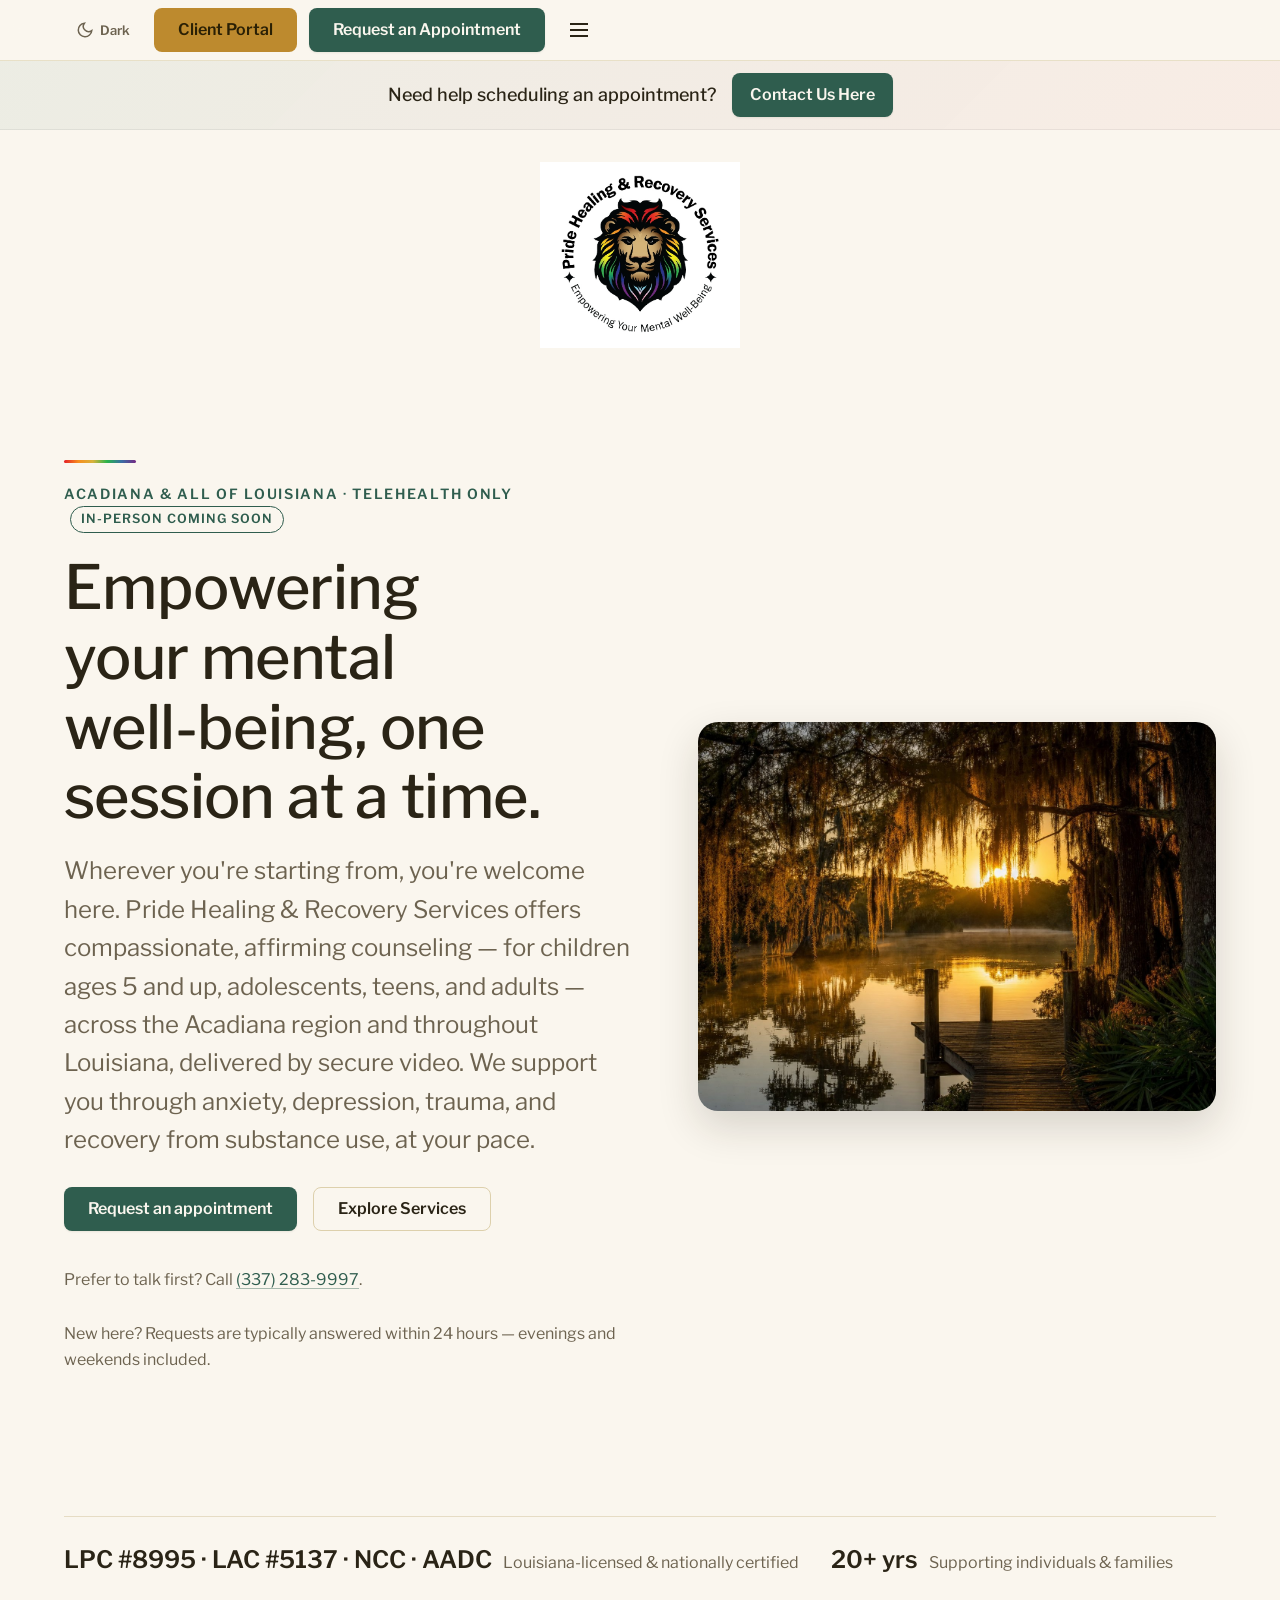
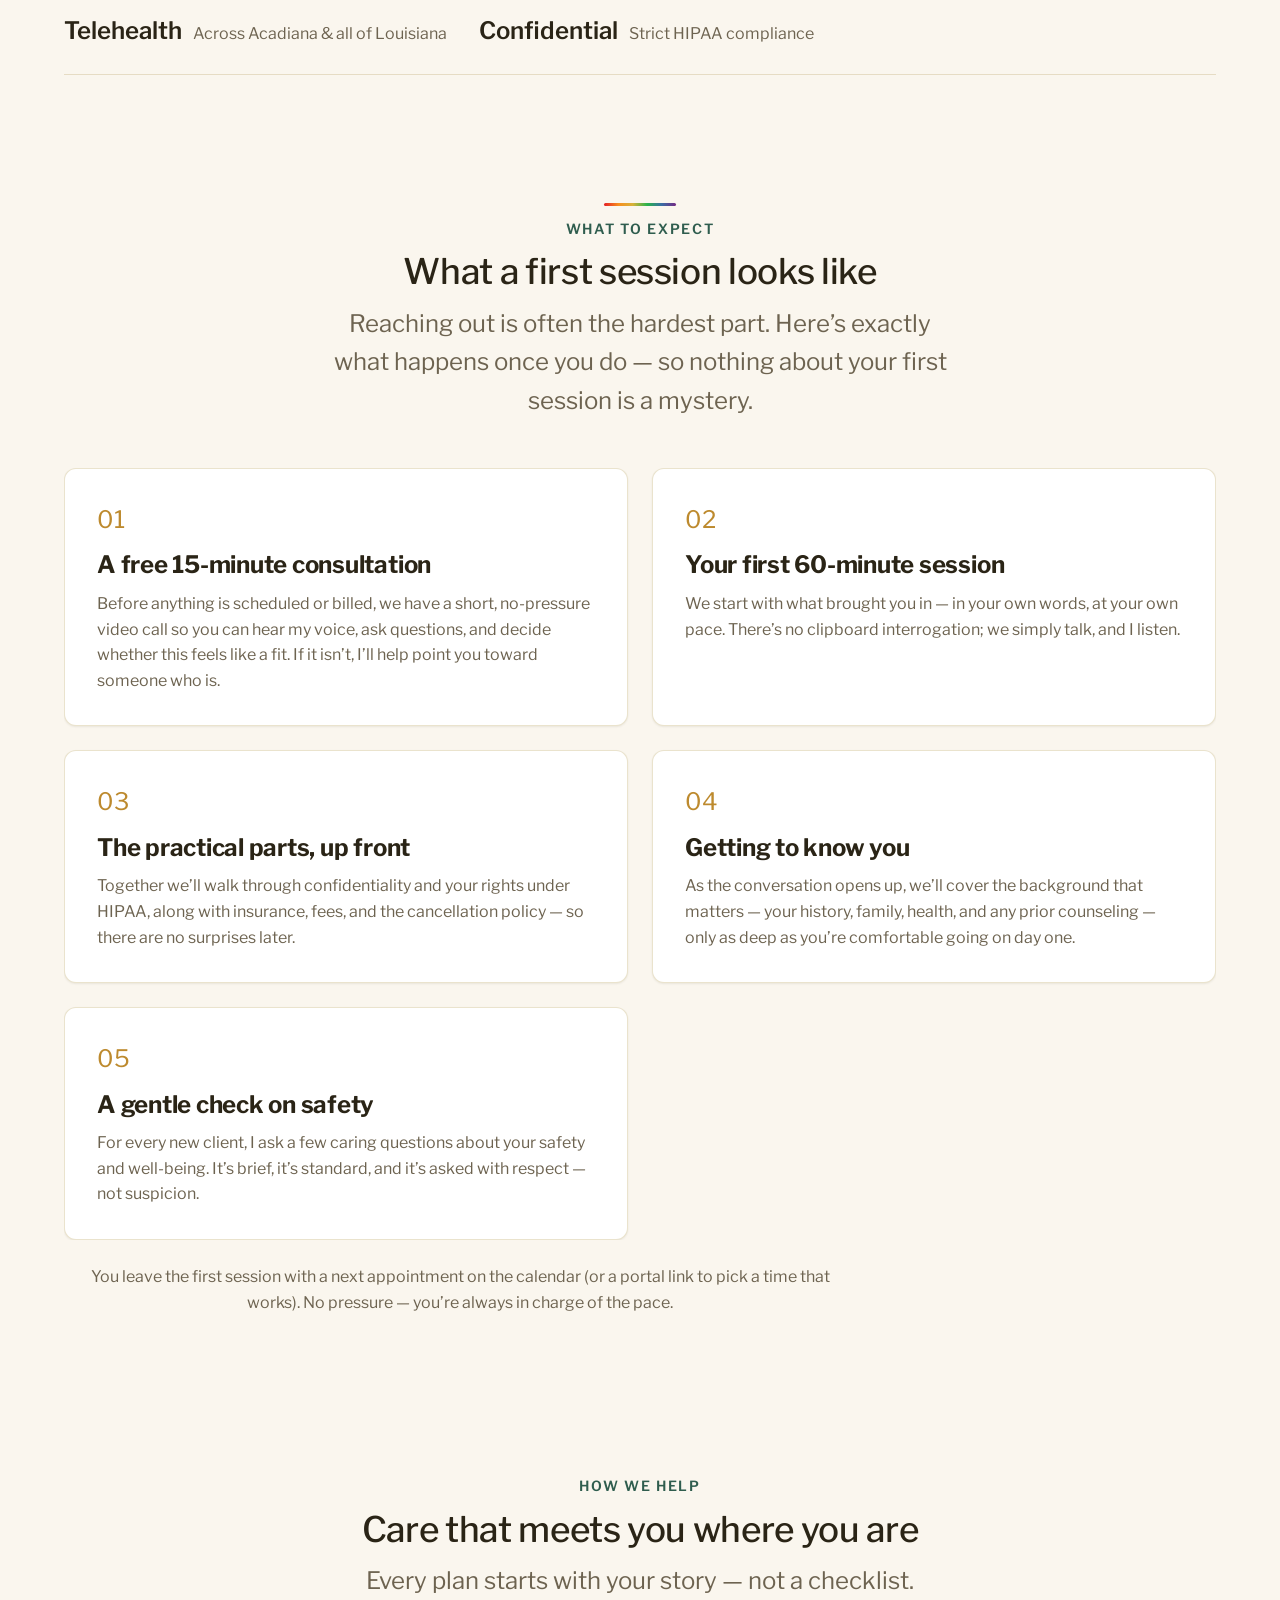
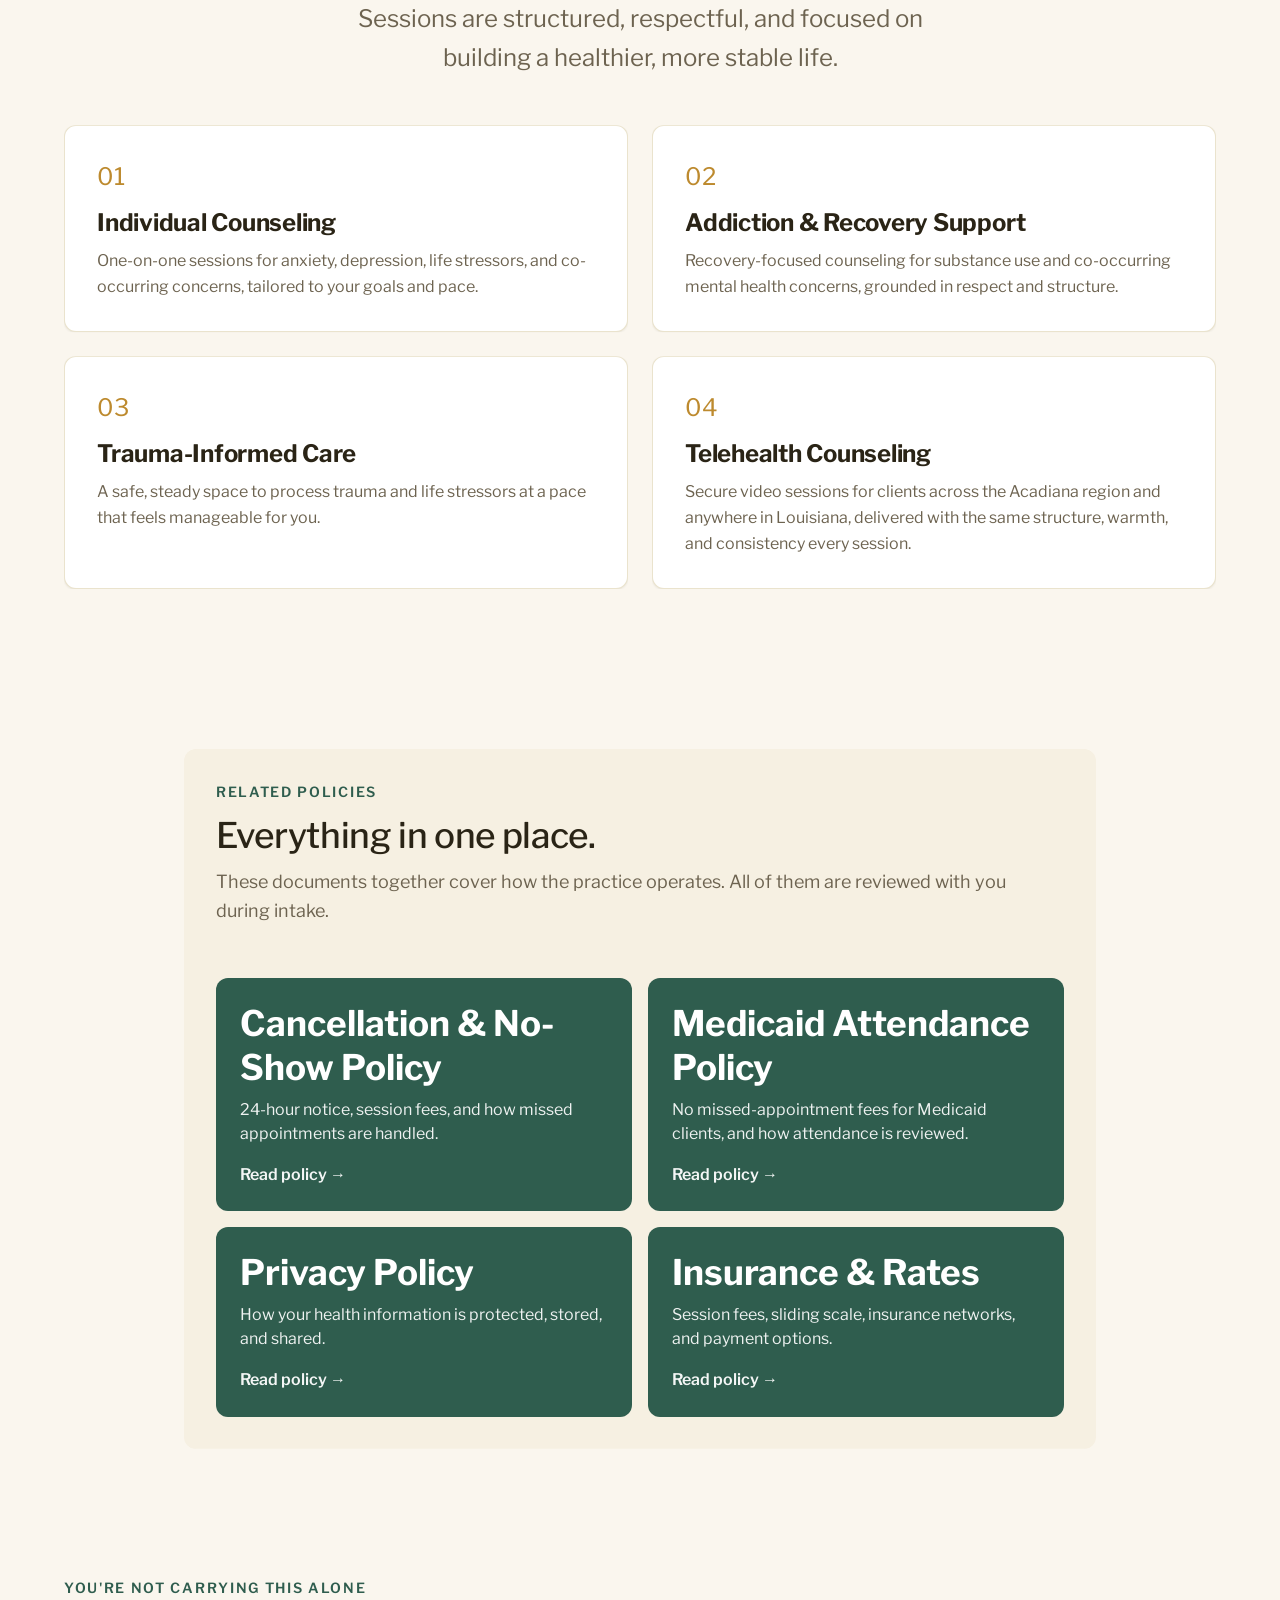
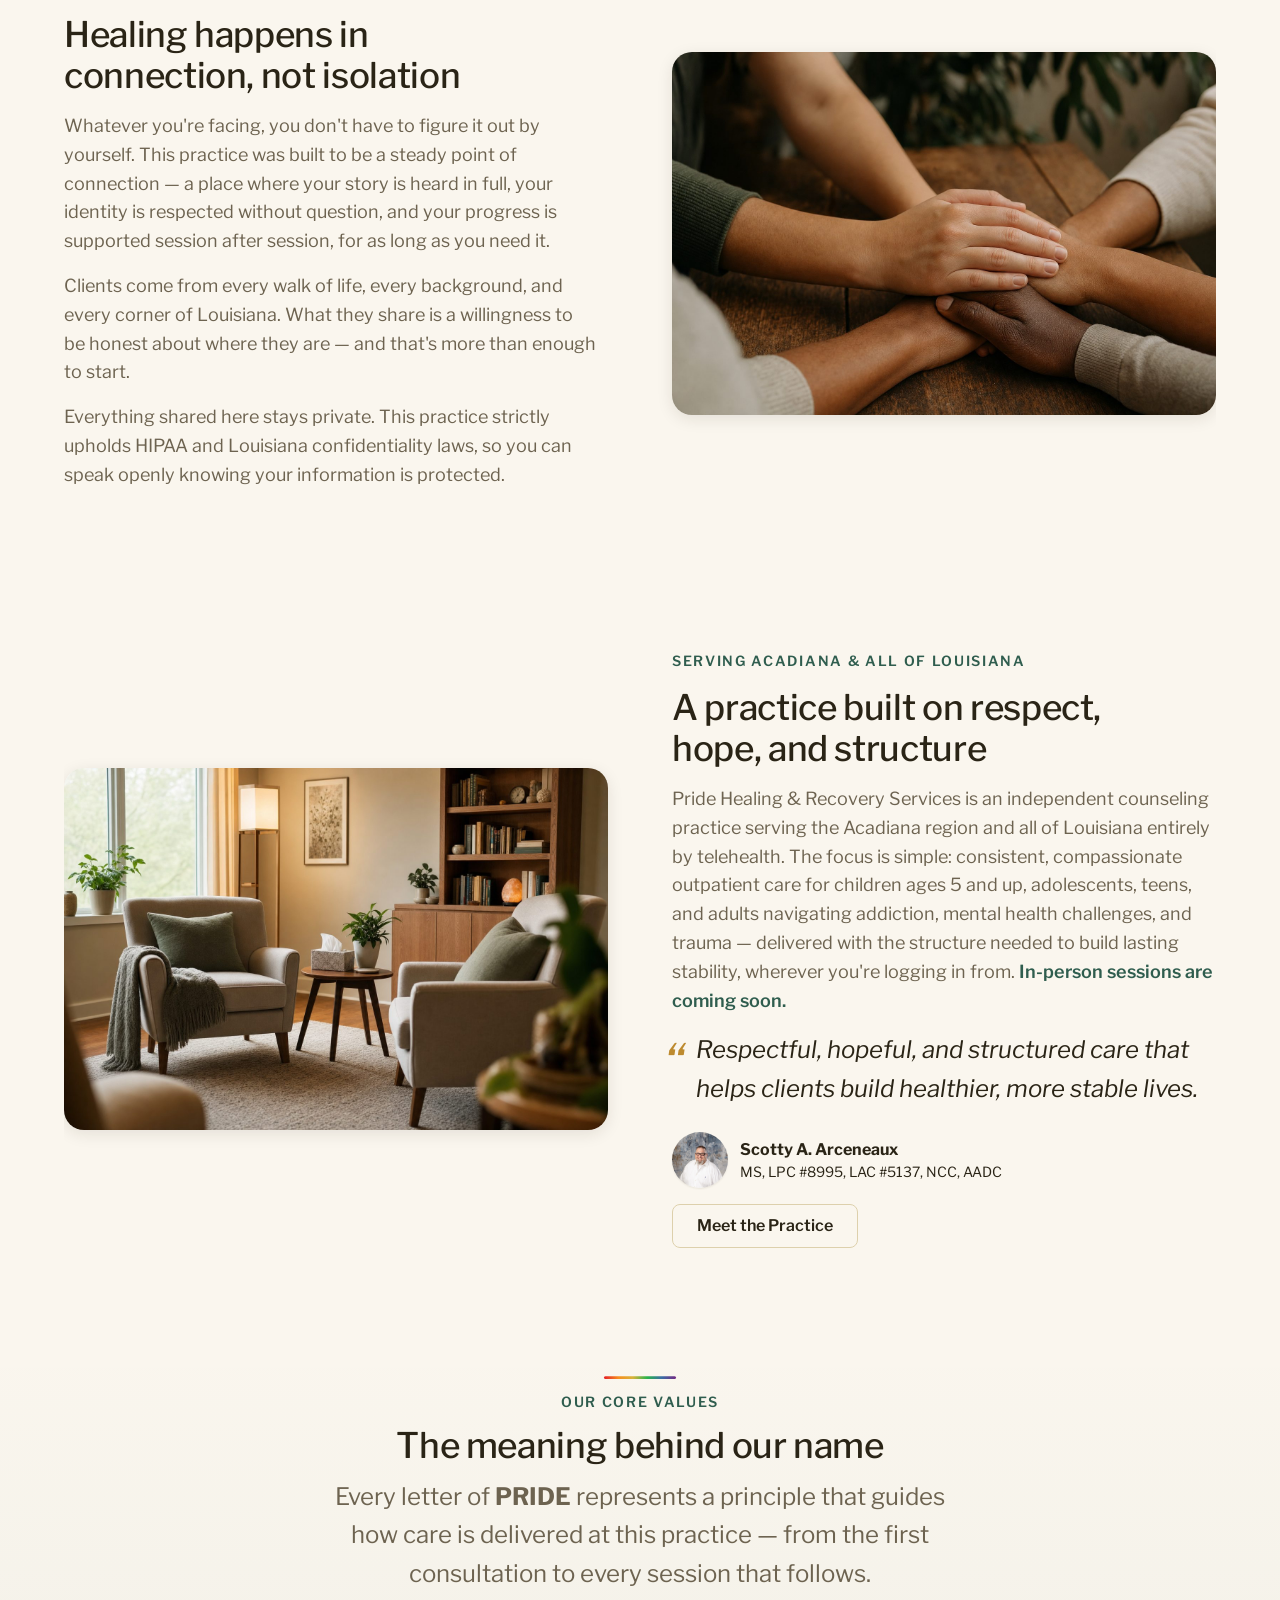
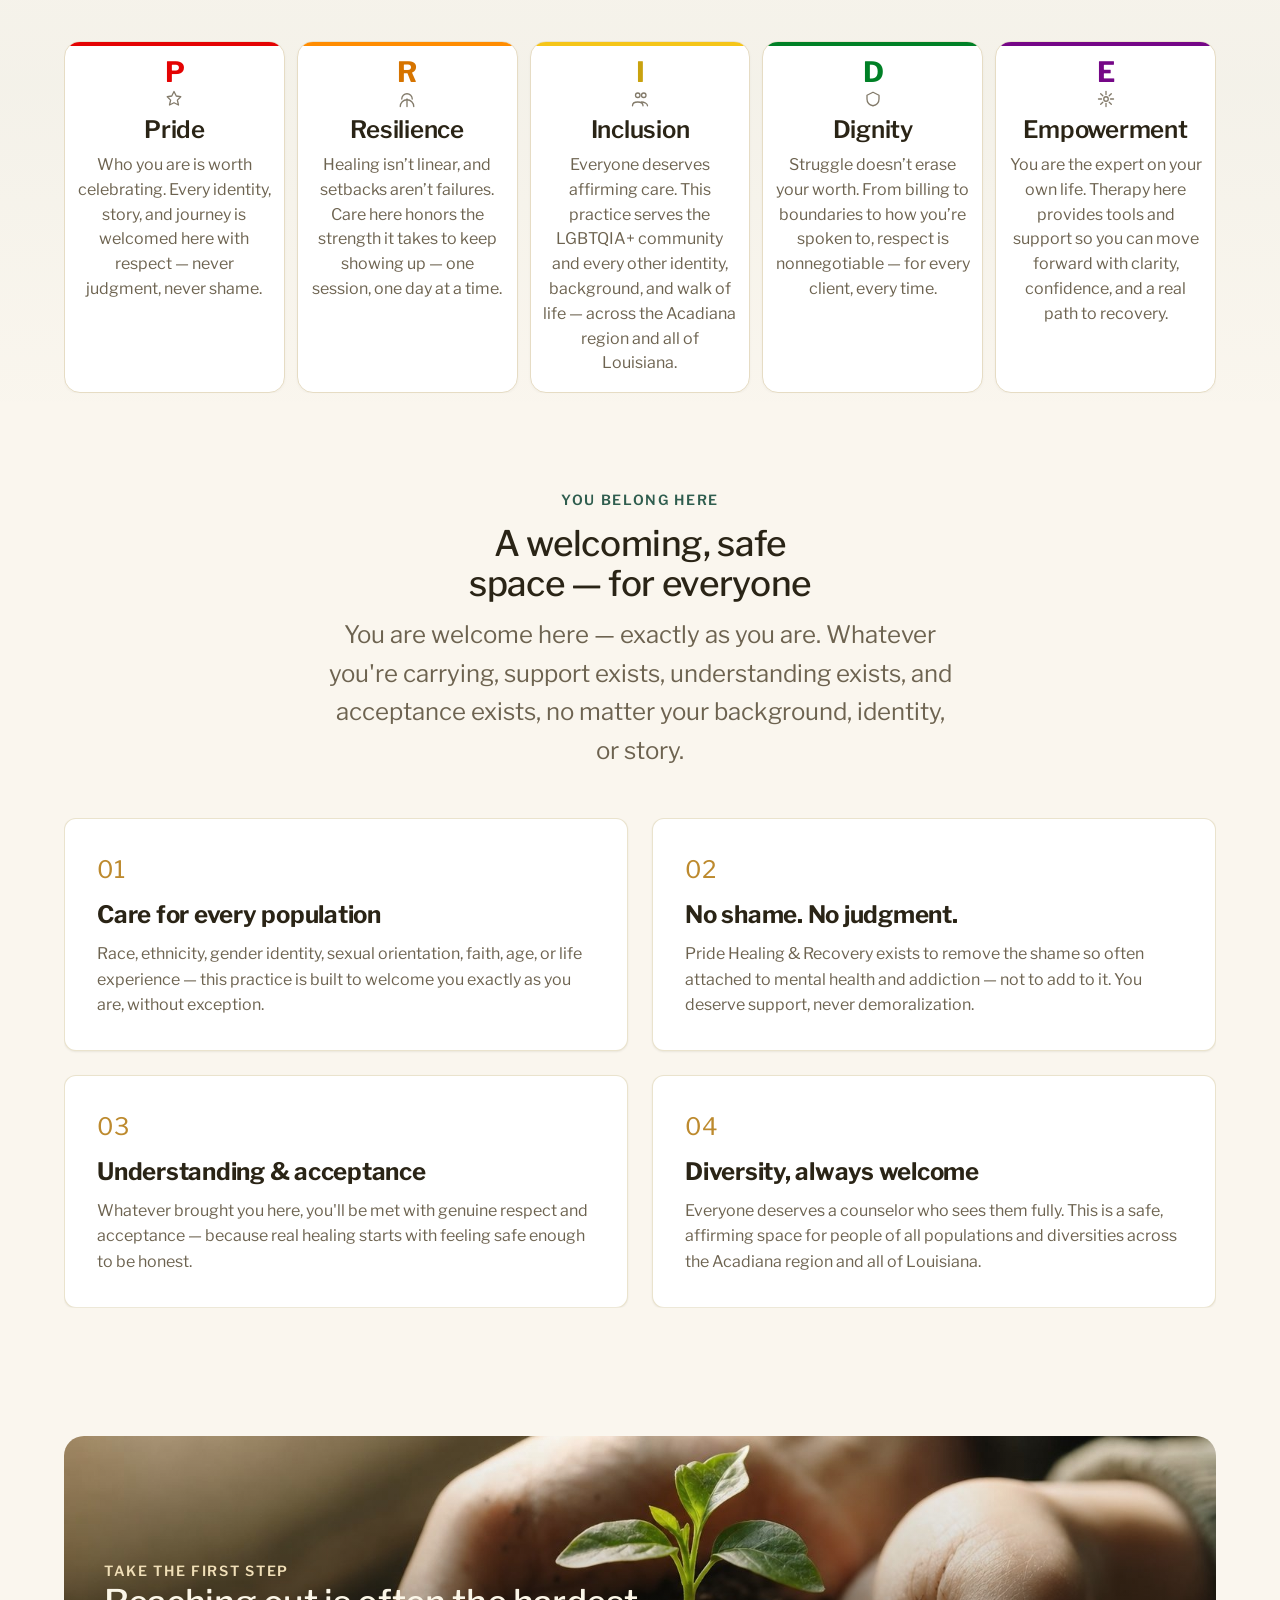
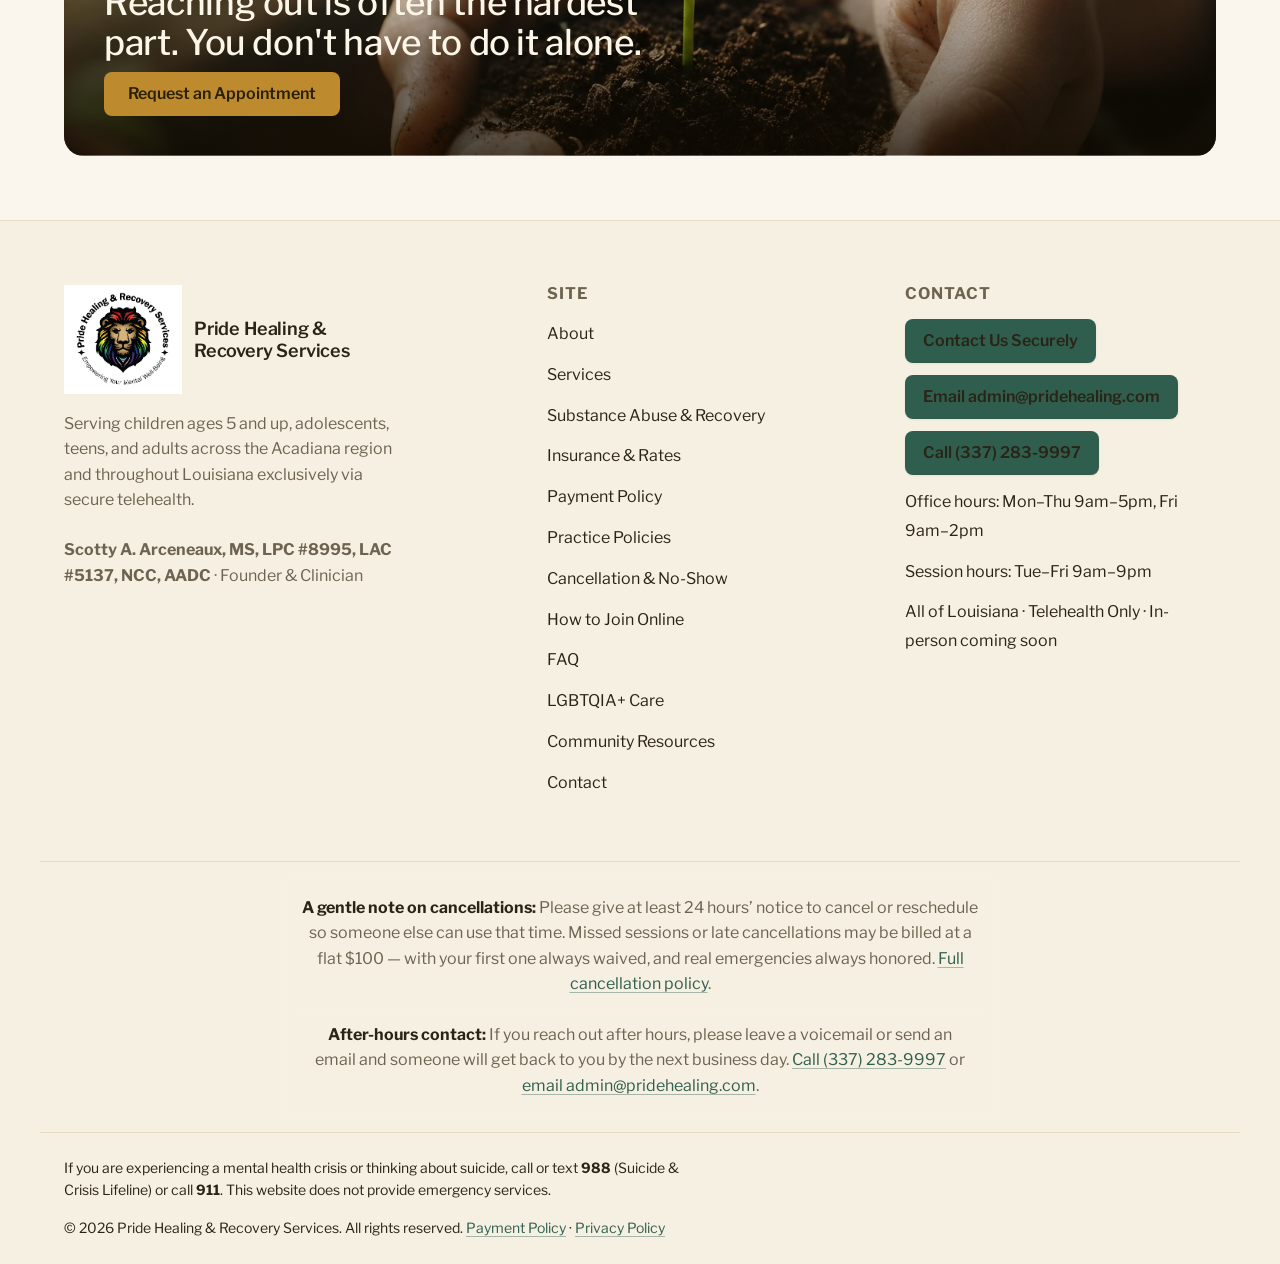
<file: index.html>
<!DOCTYPE html>
<html lang="en">
<head>
<meta charset="UTF-8" />
<meta name="viewport" content="width=device-width, initial-scale=1.0" />
<title>Pride Healing & Recovery Services | Louisiana Counseling & Addiction Recovery</title>
<meta name="description" content="Compassionate, recovery-focused counseling for children ages 5 and up, adolescents, teens, and adults across the Acadiana region and throughout Louisiana. Individual counseling, addiction recovery, and trauma-informed care delivered entirely by secure telehealth." />
<meta property="og:title" content="Pride Healing & Recovery Services" />
<meta property="og:description" content="Empowering your mental well-being — compassionate counseling and addiction recovery support for children ages 5 and up, adolescents, teens, and adults across the Acadiana region and throughout Louisiana." />
<meta property="og:type" content="website" />
<meta property="og:image" content="./assets/hero-bayou.jpg" />
<link rel="icon" type="image/png" sizes="32x32" href="./assets/favicon-32.png" />
<link rel="apple-touch-icon" href="./assets/favicon-180.png" />
<link rel="preconnect" href="https://fonts.googleapis.com" />
<link rel="preconnect" href="https://fonts.gstatic.com" crossorigin />
<link href="https://fonts.googleapis.com/css2?family=Libre+Franklin:wght@300;400;500;600;700;800&display=swap" rel="stylesheet" />
<link href="https://api.fontshare.com/v2/css?f[]=zodiak@400,500,600&display=swap" rel="stylesheet" />
<link rel="stylesheet" href="./base.css" />
<link rel="stylesheet" href="./style.css" />
</head>
<body>
<a href="#main" class="skip-link">Skip to content</a>

<header class="header" data-header>
  <div class="container header__inner">
    <a href="./index.html" class="brand brand--home" aria-label="Pride Healing and Recovery Services home">
      <span class="visually-hidden">Home</span>
    </a>
    <nav class="nav" aria-label="Primary">
      <ul class="nav__list" role="list">
        <li><a class="nav__link" href="./index.html" aria-current="page">Home</a></li>
        <li><a class="nav__link" href="./about.html">About</a></li>
        <li><a class="nav__link" href="./services.html">Services</a></li>
        <li><a class="nav__link" href="./substance-abuse.html">Substance Abuse &amp; Recovery</a></li>
        <li><a class="nav__link" href="./insurance.html">Insurance &amp; Rates</a></li>
        <li><a class="nav__link" href="./faq.html">FAQ</a></li>
        <li><a class="nav__link" href="./lgbtqia.html">LGBTQIA+</a></li>
        <li><a class="nav__link" href="./resources.html">Resources</a></li>
        <li class="nav__item--menu">
          <button class="nav__link nav__link--menu" type="button" aria-expanded="false" aria-haspopup="true" data-nav-menu>Policies<svg class="nav__caret" width="10" height="6" viewBox="0 0 10 6" fill="none" stroke="currentColor" stroke-width="1.6" aria-hidden="true"><path d="M1 1l4 4 4-4"/></svg></button>
          <ul class="nav__submenu" role="list">
            <li><a href="./join-telehealth.html">How to Join Online</a></li>
            <li><a href="./practice-policies.html">Practice Policies</a></li>
            <li><a href="./cancellation-policy.html">Cancellation &amp; No-Show</a></li>
            <li><a href="./payment-policy.html">Payment Policy</a></li>
            <li><a href="./privacy-policy.html">Privacy Policy</a></li>
          </ul>
        </li>
        <li><a class="nav__link" href="./contact.html">Contact</a></li>
      </ul>
      <div class="nav__actions">
        <button class="theme-toggle" data-theme-toggle type="button" aria-label="Toggle dark mode" title="Switch between light and dark colors"><span class="theme-toggle__icon" aria-hidden="true"></span><span class="theme-toggle__text">Dark</span></button>
        <a class="btn btn--gold" href="https://pridehealing.clientsecure.me" target="_blank" rel="noopener noreferrer">Client Portal</a>
        <a class="btn btn--primary" href="https://pridehealing.clientsecure.me/request" target="_blank" rel="noopener noreferrer">Request an Appointment</a>
        <button class="nav-toggle" data-nav-open type="button" aria-label="Open menu" aria-expanded="false">
          <svg width="24" height="24" viewBox="0 0 24 24" fill="none" stroke="currentColor" stroke-width="2"><path d="M3 6h18M3 12h18M3 18h18"/></svg>
        </button>
      </div>
    </nav>
  </div>
</header>

<div class="scheduling-cta" role="region" aria-label="Scheduling help">
  <div class="container scheduling-cta__inner">
    <p class="scheduling-cta__text">Need help scheduling an appointment?</p>
    <a class="btn btn--primary btn--sm scheduling-cta__btn" href="./contact.html">Contact Us Here</a>
  </div>
</div>

<div class="mobile-nav" data-mobile-nav>
  <div class="mobile-nav__top">
    <span class="brand__name">Menu</span>
    <button data-nav-close type="button" aria-label="Close menu">
      <svg width="24" height="24" viewBox="0 0 24 24" fill="none" stroke="currentColor" stroke-width="2"><path d="M18 6 6 18M6 6l12 12"/></svg>
    </button>
  </div>
  <ul class="mobile-nav__list" role="list">
    <li><a href="./index.html">Home</a></li>
    <li><a href="./about.html">About</a></li>
    <li><a href="./services.html">Services</a></li>
    <li><a href="./substance-abuse.html">Substance Abuse &amp; Recovery</a></li>
    <li><a href="./insurance.html">Insurance &amp; Rates</a></li>
    <li><a href="./faq.html">FAQ</a></li>
    <li><a href="./lgbtqia.html">LGBTQIA+</a></li>
    <li><a href="./resources.html">Resources</a></li>
    <li><a href="./contact.html">Contact</a></li>
    <li class="mobile-nav__group"><span class="mobile-nav__grouplabel">Policies</span></li>
    <li><a href="./join-telehealth.html">How to Join Online</a></li>
    <li><a href="./practice-policies.html">Practice Policies</a></li>
    <li><a href="./cancellation-policy.html">Cancellation &amp; No-Show</a></li>
    <li><a href="./payment-policy.html">Payment Policy</a></li>
    <li><a href="./privacy-policy.html">Privacy Policy</a></li>
  </ul>
  <div class="mobile-nav__actions">
    <a class="btn btn--gold btn--full" href="https://pridehealing.clientsecure.me" target="_blank" rel="noopener noreferrer">Client Portal</a>
    <a class="btn btn--primary btn--full" href="https://pridehealing.clientsecure.me/request" target="_blank" rel="noopener noreferrer">Request an Appointment</a>
  </div>
</div>


<div class="site-logo">
  <a href="./index.html" class="site-logo__link" aria-label="Pride Healing and Recovery Services home">
    <img src="./assets/logo-badge.png" alt="Pride Healing &amp; Recovery Services emblem" width="613" height="569" loading="eager" />
  </a>
</div>

<main id="main">

  <!-- Hero -->
  <section class="section--hero">
    <div class="container">
      <div class="hero">
        <div class="hero__content">
          <span class="pride-rule" aria-hidden="true"></span>
          <p class="eyebrow">Acadiana &amp; All of Louisiana &middot; Telehealth Only <span class="eyebrow__soon">In-Person Coming Soon</span></p>
          <h1>Empowering your mental well-being, one session at a time.</h1>
          <p class="lede">Wherever you're starting from, you're welcome here. Pride Healing &amp; Recovery Services offers compassionate, affirming counseling — for children ages 5 and up, adolescents, teens, and adults — across the Acadiana region and throughout Louisiana, delivered by secure video. We support you through anxiety, depression, trauma, and recovery from substance use, at your pace.</p>
          <div class="hero__actions">
            <a class="btn btn--primary" href="https://pridehealing.clientsecure.me/request" target="_blank" rel="noopener noreferrer">Request an appointment</a>
            <a href="./services.html" class="btn btn--outline">Explore Services</a>
          </div>
          <p class="muted" style="margin-top:var(--space-4);font-size:var(--text-sm);">Prefer to talk first? Call <a class="underline-link" href="tel:+13372839997">(337) 283-9997</a>.</p>
          <p class="muted" style="margin-top:var(--space-2);font-size:var(--text-sm);">New here? Requests are typically answered within 24 hours — evenings and weekends included.</p>
        </div>
        <div class="hero__media">
          <img src="./assets/hero-bayou.jpg" alt="A calm Louisiana bayou at golden hour, symbolizing a peaceful path toward healing" width="1300" height="731" loading="eager" />
        </div>
      </div>
    </div>
  </section>

  <!-- Trust strip -->
  <section class="section--tight">
    <div class="container">
      <div class="trust-strip">
        <div class="trust-item"><strong>LPC #8995 &middot; LAC #5137 &middot; NCC &middot; AADC</strong>&nbsp;Louisiana-licensed &amp; nationally certified</div>
        <div class="trust-item"><strong>20+ yrs</strong>&nbsp;Supporting individuals &amp; families</div>
        <div class="trust-item"><strong>Telehealth</strong>&nbsp;Across Acadiana &amp; all of Louisiana</div>
        <div class="trust-item"><strong>Confidential</strong>&nbsp;Strict HIPAA compliance</div>
      </div>
    </div>
  </section>

  <!-- What a first session looks like -->
  <section class="section--tight">
    <div class="container">
      <div class="section-head" data-reveal>
        <span class="pride-rule" aria-hidden="true"></span>
        <p class="eyebrow">What to Expect</p>
        <h2>What a first session looks like</h2>
        <p class="lede">Reaching out is often the hardest part. Here&rsquo;s exactly what happens once you do &mdash; so nothing about your first session is a mystery.</p>
      </div>

      <div class="card-grid" data-reveal>
        <div class="card">
          <span class="card__index">01</span>
          <h3>A free 15-minute consultation</h3>
          <p>Before anything is scheduled or billed, we have a short, no-pressure video call so you can hear my voice, ask questions, and decide whether this feels like a fit. If it isn&rsquo;t, I&rsquo;ll help point you toward someone who is.</p>
        </div>
        <div class="card">
          <span class="card__index">02</span>
          <h3>Your first 60-minute session</h3>
          <p>We start with what brought you in &mdash; in your own words, at your own pace. There&rsquo;s no clipboard interrogation; we simply talk, and I listen.</p>
        </div>
        <div class="card">
          <span class="card__index">03</span>
          <h3>The practical parts, up front</h3>
          <p>Together we&rsquo;ll walk through confidentiality and your rights under HIPAA, along with insurance, fees, and the cancellation policy &mdash; so there are no surprises later.</p>
        </div>
        <div class="card">
          <span class="card__index">04</span>
          <h3>Getting to know you</h3>
          <p>As the conversation opens up, we&rsquo;ll cover the background that matters &mdash; your history, family, health, and any prior counseling &mdash; only as deep as you&rsquo;re comfortable going on day one.</p>
        </div>
        <div class="card">
          <span class="card__index">05</span>
          <h3>A gentle check on safety</h3>
          <p>For every new client, I ask a few caring questions about your safety and well-being. It&rsquo;s brief, it&rsquo;s standard, and it&rsquo;s asked with respect &mdash; not suspicion.</p>
        </div>
      </div>

      <p class="muted" style="text-align:center;margin-top:var(--space-6);font-size:var(--text-sm);">You leave the first session with a next appointment on the calendar (or a portal link to pick a time that works). No pressure &mdash; you&rsquo;re always in charge of the pace.</p>
    </div>
  </section>

  <!-- Services overview -->
  <section>
    <div class="container">
      <div class="section-head" data-reveal>
        <p class="eyebrow">How We Help</p>
        <h2>Care that meets you where you are</h2>
        <p class="lede">Every plan starts with your story — not a checklist. Sessions are structured, respectful, and focused on building a healthier, more stable life.</p>
      </div>
      <div class="card-grid">
        <div class="card" data-reveal>
          <span class="card__index">01</span>
          <h3>Individual Counseling</h3>
          <p>One-on-one sessions for anxiety, depression, life stressors, and co-occurring concerns, tailored to your goals and pace.</p>
        </div>
        <div class="card" data-reveal>
          <span class="card__index">02</span>
          <h3>Addiction &amp; Recovery Support</h3>
          <p>Recovery-focused counseling for substance use and co-occurring mental health concerns, grounded in respect and structure.</p>
        </div>
        <div class="card" data-reveal>
          <span class="card__index">03</span>
          <h3>Trauma-Informed Care</h3>
          <p>A safe, steady space to process trauma and life stressors at a pace that feels manageable for you.</p>
        </div>
        <div class="card" data-reveal>
          <span class="card__index">04</span>
          <h3>Telehealth Counseling</h3>
          <p>Secure video sessions for clients across the Acadiana region and anywhere in Louisiana, delivered with the same structure, warmth, and consistency every session.</p>
        </div>
      </div>
    </div>
  </section>

  <!-- Related policies -->
  <section class="section--tight" id="related-policies">
    <div class="container container--narrow">
      <div class="callout" data-reveal>
        <p class="eyebrow">Related Policies</p>
        <h2>Everything in one place.</h2>
        <p class="muted" style="margin-bottom:var(--space-6);">These documents together cover how the practice operates. All of them are reviewed with you during intake.</p>
        <div class="policy-tiles">
          <a href="./cancellation-policy.html" class="policy-tile">
            <span class="policy-tile__title">Cancellation &amp; No-Show Policy</span>
            <span class="policy-tile__desc">24-hour notice, session fees, and how missed appointments are handled.</span>
            <span class="policy-tile__cta" aria-hidden="true">Read policy &rarr;</span>
          </a>
          <a href="./cancellation-policy.html#medicaid-attendance-policy" class="policy-tile">
            <span class="policy-tile__title">Medicaid Attendance Policy</span>
            <span class="policy-tile__desc">No missed-appointment fees for Medicaid clients, and how attendance is reviewed.</span>
            <span class="policy-tile__cta" aria-hidden="true">Read policy &rarr;</span>
          </a>
          <a href="./privacy-policy.html" class="policy-tile">
            <span class="policy-tile__title">Privacy Policy</span>
            <span class="policy-tile__desc">How your health information is protected, stored, and shared.</span>
            <span class="policy-tile__cta" aria-hidden="true">Read policy &rarr;</span>
          </a>
          <a href="./insurance.html" class="policy-tile">
            <span class="policy-tile__title">Insurance &amp; Rates</span>
            <span class="policy-tile__desc">Session fees, sliding scale, insurance networks, and payment options.</span>
            <span class="policy-tile__cta" aria-hidden="true">Read policy &rarr;</span>
          </a>
        </div>
      </div>
    </div>
  </section>

  <!-- Community & connection split -->
  <section class="section--tight">
    <div class="container">
      <div class="split split--reverse" data-reveal>
        <div class="split__media">
          <img src="./assets/diverse-hands-circle.jpg" alt="Hands of different skin tones resting together in a gesture of mutual support" width="1200" height="900" loading="lazy" />
        </div>
        <div class="split__content">
          <p class="eyebrow">You're Not Carrying This Alone</p>
          <h2>Healing happens in connection, not isolation</h2>
          <p class="muted">Whatever you're facing, you don't have to figure it out by yourself. This practice was built to be a steady point of connection &mdash; a place where your story is heard in full, your identity is respected without question, and your progress is supported session after session, for as long as you need it.</p>
          <p class="muted">Clients come from every walk of life, every background, and every corner of Louisiana. What they share is a willingness to be honest about where they are &mdash; and that's more than enough to start.</p>
          <p class="muted">Everything shared here stays private. This practice strictly upholds HIPAA and Louisiana confidentiality laws, so you can speak openly knowing your information is protected.</p>
        </div>
      </div>
    </div>
  </section>

  <!-- About teaser split -->
  <section>
    <div class="container">
      <div class="split" data-reveal>
        <div class="split__media">
          <img src="./assets/counseling-room.jpg" alt="A warm, calming counseling room with two armchairs and soft natural light" width="1200" height="900" loading="lazy" />
        </div>
        <div class="split__content">
          <p class="eyebrow">Serving Acadiana &amp; All of Louisiana</p>
          <h2>A practice built on respect, hope, and structure</h2>
          <p class="muted">Pride Healing &amp; Recovery Services is an independent counseling practice serving the Acadiana region and all of Louisiana entirely by telehealth. The focus is simple: consistent, compassionate outpatient care for children ages 5 and up, adolescents, teens, and adults navigating addiction, mental health challenges, and trauma — delivered with the structure needed to build lasting stability, wherever you're logging in from. <span class="soon-note">In-person sessions are coming soon.</span></p>
          <p class="pull-quote">Respectful, hopeful, and structured care that helps clients build healthier, more stable lives.</p>
          <div class="quote-attribution">
            <img src="./assets/counselor-headshot.jpg" alt="Scotty A. Arceneaux, MS, LPC #8995, LAC #5137, NCC, AADC" width="56" height="56" loading="lazy" />
            <span class="quote-attribution__text">
              <strong>Scotty A. Arceneaux</strong>
              <span class="muted">MS, LPC #8995, LAC #5137, NCC, AADC</span>
            </span>
          </div>
          <div>
            <a href="./about.html" class="btn btn--outline">Meet the Practice</a>
          </div>
        </div>
      </div>
    </div>
  </section>

  <!-- PRIDE values -->
  <section class="section--pride-values">
    <div class="container">
      <div class="section-head section-head--center" data-reveal>
        <span class="pride-rule" aria-hidden="true"></span>
        <p class="eyebrow">Our Core Values</p>
        <h2>The meaning behind our name</h2>
        <p class="lede">Every letter of <strong>PRIDE</strong> represents a principle that guides how care is delivered at this practice — from the first consultation to every session that follows.</p>
      </div>

      <ul class="pride-values" role="list" data-reveal>
        <li class="pride-value pride-value--p">
          <div class="pride-value__letter" aria-hidden="true">P</div>
          <div class="pride-value__icon" aria-hidden="true">
            <svg viewBox="0 0 24 24" fill="none" stroke="currentColor" stroke-width="1.75" stroke-linecap="round" stroke-linejoin="round"><path d="M12 2 15 8l6 1-4.5 4.5L18 20l-6-3-6 3 1.5-6.5L3 9l6-1z"/></svg>
          </div>
          <h3 class="pride-value__name">Pride</h3>
          <p class="pride-value__text">Who you are is worth celebrating. Every identity, story, and journey is welcomed here with respect — never judgment, never shame.</p>
        </li>
        <li class="pride-value pride-value--r">
          <div class="pride-value__letter" aria-hidden="true">R</div>
          <div class="pride-value__icon" aria-hidden="true">
            <svg viewBox="0 0 24 24" fill="none" stroke="currentColor" stroke-width="1.75" stroke-linecap="round" stroke-linejoin="round"><path d="M12 22V12"/><path d="M5 12a7 7 0 0 1 14 0"/><path d="M3 22c0-5 4-9 9-9s9 4 9 9"/></svg>
          </div>
          <h3 class="pride-value__name">Resilience</h3>
          <p class="pride-value__text">Healing isn&rsquo;t linear, and setbacks aren&rsquo;t failures. Care here honors the strength it takes to keep showing up — one session, one day at a time.</p>
        </li>
        <li class="pride-value pride-value--i">
          <div class="pride-value__letter" aria-hidden="true">I</div>
          <div class="pride-value__icon" aria-hidden="true">
            <svg viewBox="0 0 24 24" fill="none" stroke="currentColor" stroke-width="1.75" stroke-linecap="round" stroke-linejoin="round"><circle cx="9" cy="7" r="3"/><circle cx="17" cy="7" r="3"/><path d="M2 21c0-3 3-5 7-5s7 2 7 5"/><path d="M14 16c3.5 0 8 2 8 5"/></svg>
          </div>
          <h3 class="pride-value__name">Inclusion</h3>
          <p class="pride-value__text">Everyone deserves affirming care. This practice serves the LGBTQIA+ community and every other identity, background, and walk of life — across the Acadiana region and all of Louisiana.</p>
        </li>
        <li class="pride-value pride-value--d">
          <div class="pride-value__letter" aria-hidden="true">D</div>
          <div class="pride-value__icon" aria-hidden="true">
            <svg viewBox="0 0 24 24" fill="none" stroke="currentColor" stroke-width="1.75" stroke-linecap="round" stroke-linejoin="round"><path d="M12 3 4 7v5c0 5 3.5 8 8 9 4.5-1 8-4 8-9V7z"/></svg>
          </div>
          <h3 class="pride-value__name">Dignity</h3>
          <p class="pride-value__text">Struggle doesn&rsquo;t erase your worth. From billing to boundaries to how you&rsquo;re spoken to, respect is nonnegotiable — for every client, every time.</p>
        </li>
        <li class="pride-value pride-value--e">
          <div class="pride-value__letter" aria-hidden="true">E</div>
          <div class="pride-value__icon" aria-hidden="true">
            <svg viewBox="0 0 24 24" fill="none" stroke="currentColor" stroke-width="1.75" stroke-linecap="round" stroke-linejoin="round"><path d="M12 2v4"/><path d="M12 22v-4"/><path d="m4.93 4.93 2.83 2.83"/><path d="m16.24 16.24 2.83 2.83"/><path d="M2 12h4"/><path d="M18 12h4"/><path d="m4.93 19.07 2.83-2.83"/><path d="m16.24 7.76 2.83-2.83"/><circle cx="12" cy="12" r="3"/></svg>
          </div>
          <h3 class="pride-value__name">Empowerment</h3>
          <p class="pride-value__text">You are the expert on your own life. Therapy here provides tools and support so you can move forward with clarity, confidence, and a real path to recovery.</p>
        </li>
      </ul>
    </div>
  </section>

  <!-- Welcoming & inclusive statement -->
  <section class="section--tight">
    <div class="container">
      <div class="section-head" data-reveal>
        <p class="eyebrow">You Belong Here</p>
        <h2>A welcoming, safe space &mdash; for everyone</h2>
        <p class="lede">You are welcome here &mdash; exactly as you are. Whatever you're carrying, support exists, understanding exists, and acceptance exists, no matter your background, identity, or story.</p>
      </div>
      <div class="card-grid" data-reveal>
        <div class="card">
          <span class="card__index">01</span>
          <h3>Care for every population</h3>
          <p>Race, ethnicity, gender identity, sexual orientation, faith, age, or life experience &mdash; this practice is built to welcome you exactly as you are, without exception.</p>
        </div>
        <div class="card">
          <span class="card__index">02</span>
          <h3>No shame. No judgment.</h3>
          <p>Pride Healing &amp; Recovery exists to remove the shame so often attached to mental health and addiction &mdash; not to add to it. You deserve support, never demoralization.</p>
        </div>
        <div class="card">
          <span class="card__index">03</span>
          <h3>Understanding &amp; acceptance</h3>
          <p>Whatever brought you here, you'll be met with genuine respect and acceptance &mdash; because real healing starts with feeling safe enough to be honest.</p>
        </div>
        <div class="card">
          <span class="card__index">04</span>
          <h3>Diversity, always welcome</h3>
          <p>Everyone deserves a counselor who sees them fully. This is a safe, affirming space for people of all populations and diversities across the Acadiana region and all of Louisiana.</p>
        </div>
      </div>
    </div>
  </section>

  <!-- Banner CTA -->
  <section class="section--tight">
    <div class="container">
      <div class="banner" data-reveal>
        <img src="./assets/growth-hands.jpg" alt="Hands cupping soil with a small green sprout, symbolizing growth and new beginnings" width="1300" height="731" loading="lazy" />
        <div class="banner__content">
          <p class="eyebrow" style="color:#f0dfb8;">Take the First Step</p>
          <h2>Reaching out is often the hardest part. You don't have to do it alone.</h2>
          <div class="hero__actions">
            <a class="btn btn--gold" href="https://pridehealing.clientsecure.me/request" target="_blank" rel="noopener noreferrer">Request an Appointment</a>
          </div>
        </div>
      </div>
    </div>
  </section>

</main>

<footer class="footer">
  <div class="container footer__top">
    <div class="footer__brand">
      <a href="./index.html" class="brand brand--badge">
        <span class="brand__mark brand__mark--badge"><img src="./assets/logo-badge.png" alt="Pride Healing &amp; Recovery Services emblem" width="613" height="569" /></span>
        <span class="brand__wordmark">Pride Healing &amp;<br />Recovery Services</span>
      </a>
      <p class="muted" style="font-size:var(--text-sm);">Serving children ages 5 and up, adolescents, teens, and adults across the Acadiana region and throughout Louisiana exclusively via secure telehealth.</p>
      <p class="muted" style="font-size:var(--text-sm); margin-top:var(--space-2);"><strong>Scotty A. Arceneaux, MS, LPC #8995, LAC #5137, NCC, AADC</strong> &middot; Founder &amp; Clinician</p>
    </div>
    <div class="footer__col">
      <h4>Site</h4>
      <ul role="list">
        <li><a href="./about.html">About</a></li>
        <li><a href="./services.html">Services</a></li>
        <li><a href="./substance-abuse.html">Substance Abuse &amp; Recovery</a></li>
    <li><a href="./insurance.html">Insurance &amp; Rates</a></li>
        <li><a href="./payment-policy.html">Payment Policy</a></li>
        <li><a href="./practice-policies.html">Practice Policies</a></li>
        <li><a href="./cancellation-policy.html">Cancellation &amp; No-Show</a></li>
        <li><a href="./join-telehealth.html">How to Join Online</a></li>
        <li><a href="./faq.html">FAQ</a></li>
        <li><a href="./lgbtqia.html">LGBTQIA+ Care</a></li>
        <li><a href="./resources.html">Community Resources</a></li>
    <li><a href="./contact.html">Contact</a></li>
      </ul>
    </div>
    <div class="footer__col">
      <h4>Contact</h4>
      <ul role="list">
        <li><a class="btn btn--primary btn--sm" href="https://pridehealing.clientsecure.me/contact-widget" target="_blank" rel="noopener noreferrer">Contact Us Securely</a></li>
        <li><a class="btn btn--primary btn--sm" href="mailto:admin@pridehealing.com">Email admin@pridehealing.com</a></li>
        <li><a class="btn btn--primary btn--sm" href="tel:+13372839997">Call (337) 283-9997</a></li>
        <li><span class="muted" style="font-size:var(--text-sm);">Office hours: Mon&ndash;Thu 9am&ndash;5pm, Fri 9am&ndash;2pm</span></li>
        <li><span class="muted" style="font-size:var(--text-sm);">Session hours: Tue&ndash;Fri 9am&ndash;9pm</span></li>
        <li><span class="muted" style="font-size:var(--text-sm);">All of Louisiana &middot; Telehealth Only &middot; In-person coming soon</span></li>
      </ul>
    </div>
  </div>
  <div class="container footer__bottom footer__bottom--practice-info">
    <div class="footer__practice-info">
      <p class="footer__practice-info-item"><strong>A gentle note on cancellations:</strong> Please give at least 24 hours’ notice to cancel or reschedule so someone else can use that time. Missed sessions or late cancellations may be billed at a flat $100 — with your first one always waived, and real emergencies always honored. <a class="underline-link" href="./cancellation-policy.html">Full cancellation policy</a>.</p>
      <p class="footer__practice-info-item"><strong>After-hours contact:</strong> If you reach out after hours, please leave a voicemail or send an email and someone will get back to you by the next business day. <a class="underline-link" href="tel:+13372839997">Call (337) 283-9997</a> or <a class="underline-link" href="mailto:admin@pridehealing.com">email admin@pridehealing.com</a>.</p>
    </div>
  </div>
  <div class="container footer__bottom">
    <p class="footer__legal">If you are experiencing a mental health crisis or thinking about suicide, call or text <strong>988</strong> (Suicide &amp; Crisis Lifeline) or call <strong>911</strong>. This website does not provide emergency services.</p>
    <p>&copy; 2026 Pride Healing &amp; Recovery Services. All rights reserved. <a class="underline-link" href="./payment-policy.html">Payment Policy</a> &middot; <a class="underline-link" href="./privacy-policy.html">Privacy Policy</a></p>
  </div>
</footer>
<script src="./app.js" defer></script>
<script data-pplx-inline-edit>
(function () {
  if (window === window.top) return;

  const allowedParentOrigins = ["https://www.perplexity.ai","https://perplexity.ai","https://testing.perplexity.ai","https://staging.perplexity.ai","https://*.preview.i.perplexity.ai","http://perplexity.localhost","http://localhost:1420","http://127.0.0.1:1420","http://localhost:3000","http://127.0.0.1:3000","http://localhost:5173","http://127.0.0.1:5173"];
  const MAX_FONT_BYTES = 500 * 1024;
  const MAX_TOTAL_FONT_BYTES = 2 * 1024 * 1024;
  let scrollForwarding = false;
  let scrollRaf = 0;
  let trustedTopOrigin = null;

  // Allow entries like "https://*.preview.i.perplexity.ai" — the wildcard
  // matches a single DNS label (no dots), so "https://*.foo" cannot stretch
  // across multiple labels.
  function matchesAllowedOrigin(origin) {
    if (!origin) return false;
    for (const entry of allowedParentOrigins) {
      if (!entry.includes("*")) {
        if (entry === origin) return true;
        continue;
      }
      const pattern = new RegExp(
        "^" +
          entry.replace(/[.+?^${}()|[\]\\]/g, "\\$&").replace(/\*/g, "[^.]+") +
          "$",
      );
      if (pattern.test(origin)) return true;
    }
    return false;
  }

  // Trust decision: when the sender is same-origin-visible (event.origin is a
  // real origin like https://www.perplexity.ai) we trust event.origin directly.
  // When event.origin is "null" (opaque broker srcdoc), we fall back to the
  // broker's stamped `parentOrigin` to identify the top window. The fallback
  // is claim-only — we rely on the browser's native `targetOrigin` enforcement
  // on the response path (see postToTrustedTop) to ensure replies can't be
  // delivered to anyone but the actual top window of that claimed origin.
  function getTrustedParentOrigin(event) {
    const forwardedParentOrigin =
      typeof event.data.parentOrigin === "string" ? event.data.parentOrigin : null;
    const parentOrigin = event.origin === "null" ? forwardedParentOrigin : event.origin;
    return matchesAllowedOrigin(parentOrigin) ? parentOrigin : null;
  }

  // All responses go to window.top with targetOrigin = the allowlisted origin.
  // An attacker that iframes us inside their own null-origin broker can claim
  // any parentOrigin they like, but the browser will drop the reply whenever
  // the real top's origin doesn't match — so the screenshot never leaves.
  function postToTrustedTop(message) {
    if (!trustedTopOrigin) return;
    try {
      window.top.postMessage(message, trustedTopOrigin);
    } catch (_error) {}
  }

  function inlineAll(original, clone) {
    if (original.nodeType !== 1 || clone.nodeType !== 1) return;

    try {
      const computedStyle = getComputedStyle(original);
      // cssText on a computed style is the serialized declaration in modern
      // Chromium/Safari — a single read beats enumerating ~400 longhand
      // properties. Firefox returns "" here, so we fall back on empty.
      const serialized = computedStyle.cssText;
      if (serialized) {
        clone.style.cssText = serialized;
      } else {
        const parts = new Array(computedStyle.length);
        for (let index = 0; index < computedStyle.length; index += 1) {
          const property = computedStyle[index];
          parts[index] = `${property}:${computedStyle.getPropertyValue(property)};`;
        }
        clone.style.cssText = parts.join("");
      }
    } catch (_error) {}

    const originalChildren = original.children;
    const clonedChildren = clone.children;
    for (
      let index = 0;
      index < originalChildren.length && index < clonedChildren.length;
      index += 1
    ) {
      inlineAll(originalChildren[index], clonedChildren[index]);
    }
  }

  function extractFontUrl(srcValue) {
    const matches = [
      ...srcValue.matchAll(
        /url\(["']?([^"')]+)["']?\)(?:\s*format\(["']?([^"')]+)["']?\))?/gi,
      ),
    ];
    if (matches.length === 0) return null;
    const woff2 = matches.find((m) => m[2] && m[2].toLowerCase().includes("woff2"));
    if (woff2) return woff2[1];
    const woff = matches.find((m) => m[2] && m[2].toLowerCase().includes("woff"));
    if (woff) return woff[1];
    return matches[0][1];
  }

  // Cache resolved font URL -> data URI across captures. Fonts on a page
  // essentially never change, and a batch run emits multiple captures back to
  // back — without this we'd refetch + re-base64 every time.
  const fontDataUriCache = new Map();
  const SRC_DECLARATION_RE = /src\s*:\s*[^;}]+/i;

  async function fetchAsDataUri(url) {
    if (fontDataUriCache.has(url)) return fontDataUriCache.get(url);
    let dataUri = null;
    try {
      const response = await fetch(url, { mode: "cors", credentials: "omit" });
      if (response.ok) {
        const blob = await response.blob();
        if (blob.size <= MAX_FONT_BYTES) {
          dataUri = await new Promise((resolve) => {
            const reader = new FileReader();
            reader.onloadend = () =>
              resolve(typeof reader.result === "string" ? reader.result : null);
            reader.onerror = () => resolve(null);
            reader.readAsDataURL(blob);
          });
        }
      }
    } catch (_error) {
      dataUri = null;
    }
    fontDataUriCache.set(url, dataUri);
    return dataUri;
  }

  function collectFontFaceRuleTexts() {
    const rules = [];
    for (const sheet of document.styleSheets) {
      let cssRules;
      try {
        cssRules = sheet.cssRules;
      } catch (_error) {
        continue;
      }
      if (!cssRules) continue;
      for (const rule of cssRules) {
        const cssText = rule.cssText || "";
        if (cssText.startsWith("@font-face")) rules.push(cssText);
      }
    }
    return rules;
  }

  async function buildInlinedFontCss() {
    const ruleTexts = collectFontFaceRuleTexts();
    if (ruleTexts.length === 0) return null;

    const resolved = ruleTexts.map((cssText) => {
      if (!SRC_DECLARATION_RE.test(cssText)) return null;
      const srcMatch = cssText.match(/src\s*:\s*([^;}]+)[;}]/i);
      if (!srcMatch) return null;
      const url = extractFontUrl(srcMatch[1]);
      if (!url) return null;
      try {
        return { cssText, url: new URL(url, document.baseURI).href };
      } catch (_error) {
        return null;
      }
    });

    const dataUris = await Promise.all(
      resolved.map((entry) => (entry ? fetchAsDataUri(entry.url) : Promise.resolve(null))),
    );

    const inlined = [];
    let totalBytes = 0;
    for (let index = 0; index < resolved.length; index += 1) {
      const entry = resolved[index];
      const dataUri = dataUris[index];
      if (!entry || !dataUri) continue;
      const approxBytes = dataUri.length * 0.75;
      if (totalBytes + approxBytes > MAX_TOTAL_FONT_BYTES) break;
      totalBytes += approxBytes;
      inlined.push(entry.cssText.replace(SRC_DECLARATION_RE, `src: url("${dataUri}")`));
    }
    return inlined.length > 0 ? inlined.join("\n") : null;
  }

  function stripExternal(clone) {
    const images = clone.querySelectorAll("img");
    for (let index = 0; index < images.length; index += 1) {
      const src = images[index].getAttribute("src");
      if (src && !src.startsWith("data:")) images[index].removeAttribute("src");
    }

    const elements = clone.querySelectorAll("*");
    for (let index = 0; index < elements.length; index += 1) {
      const style = elements[index].style.cssText;
      if (style && style.includes("url(")) {
        elements[index].style.cssText = style.replace(
          /url\(["']?(?!data:)[^)"']*["']?\)/gi,
          "none",
        );
      }
    }
  }

  function emitScroll() {
    scrollRaf = 0;
    if (!scrollForwarding) return;
    postToTrustedTop({
      type: "INLINE_EDIT_SCROLL",
      scrollX: window.scrollX,
      scrollY: window.scrollY,
    });
  }

  window.addEventListener(
    "scroll",
    function () {
      if (!scrollForwarding || scrollRaf) return;
      scrollRaf = requestAnimationFrame(emitScroll);
    },
    { passive: true, capture: true },
  );

  async function handleCaptureRequest(event) {
    const requestId = event.data.requestId;
    const scrollX = window.scrollX;
    const scrollY = window.scrollY;
    const width = window.innerWidth;
    const height = window.innerHeight;

    function postResult(dataUrl) {
      postToTrustedTop({
        type: "INLINE_EDIT_SCREENSHOT_RESULT",
        requestId,
        dataUrl,
        scrollX,
        scrollY,
      });
    }

    try {
      // Wait for any pending web fonts to resolve so both inline metrics and
      // the @font-face inlining below see the same loaded faces.
      if (document.fonts && document.fonts.ready) {
        try {
          await document.fonts.ready;
        } catch (_error) {}
      }

      const clone = document.documentElement.cloneNode(true);
      inlineAll(document.documentElement, clone);

      const removedNodes = clone.querySelectorAll("script,link[rel=\"stylesheet\"],style");
      for (let index = 0; index < removedNodes.length; index += 1) {
        removedNodes[index].remove();
      }

      stripExternal(clone);

      // Re-embed web fonts as data-URI @font-face rules so the SVG rasterizer
      // can resolve them — external font URLs aren't fetched during
      // foreignObject rendering, which would otherwise force a fallback face
      // and change text metrics.
      const inlinedFontCss = await buildInlinedFontCss();
      if (inlinedFontCss) {
        const styleEl = document.createElement("style");
        styleEl.textContent = inlinedFontCss;
        const head = clone.querySelector("head");
        if (head) head.appendChild(styleEl);
        else clone.insertBefore(styleEl, clone.firstChild);
      }

      const html = new XMLSerializer().serializeToString(clone);
      const svg =
        `<svg xmlns="http://www.w3.org/2000/svg" width="${width}" height="${height}">` +
        '<foreignObject width="100%" height="100%">' +
        `<div xmlns="http://www.w3.org/1999/xhtml" style="width:${width}px;height:${height}px;overflow:hidden">` +
        `<div style="position:relative;left:-${scrollX}px;top:-${scrollY}px">` +
        html +
        "</div></div></foreignObject></svg>";
      const svgUrl = `data:image/svg+xml;charset=utf-8,${encodeURIComponent(svg)}`;
      const image = new Image();
      image.onload = function () {
        const canvas = document.createElement("canvas");
        canvas.width = width;
        canvas.height = height;
        canvas.getContext("2d").drawImage(image, 0, 0);
        postResult(canvas.toDataURL("image/png"));
      };
      image.onerror = function () {
        postResult(null);
      };
      image.src = svgUrl;
    } catch (_error) {
      postResult(null);
    }
  }

  window.addEventListener("message", function (event) {
    if (!event.data) return;
    // Only accept messages from the direct parent frame. Blocks sibling /
    // unrelated-window postMessage senders that could otherwise reach us.
    if (event.source !== window.parent) return;

    const trustedParentOrigin = getTrustedParentOrigin(event);
    if (!trustedParentOrigin) return;
    trustedTopOrigin = trustedParentOrigin;

    if (event.data.type === "INLINE_EDIT_SCROLL_START") {
      scrollForwarding = true;
      emitScroll();
      return;
    }

    if (event.data.type === "INLINE_EDIT_SCROLL_STOP") {
      scrollForwarding = false;
      if (scrollRaf) cancelAnimationFrame(scrollRaf);
      scrollRaf = 0;
      return;
    }

    if (event.data.type !== "INLINE_EDIT_CAPTURE_REQUEST") return;

    handleCaptureRequest(event);
  });
})();


</script></body>
</html>
</file>
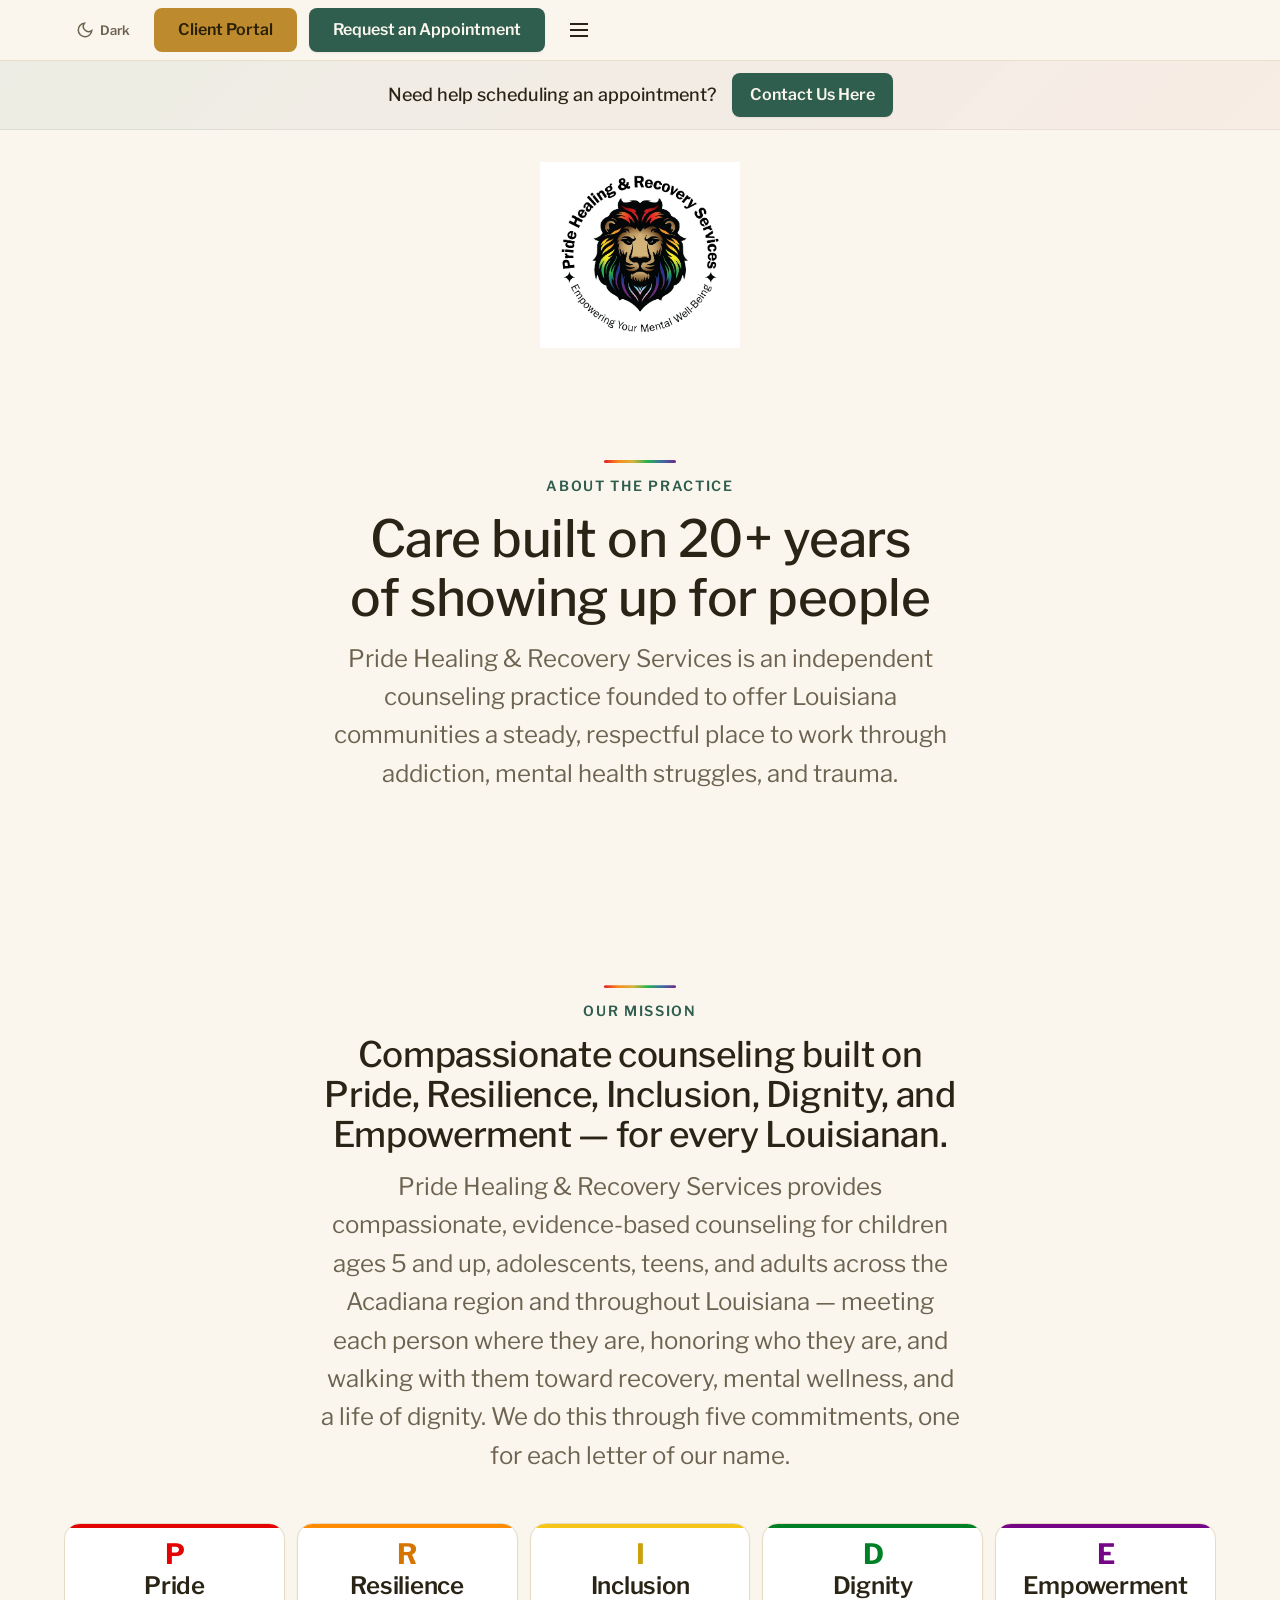
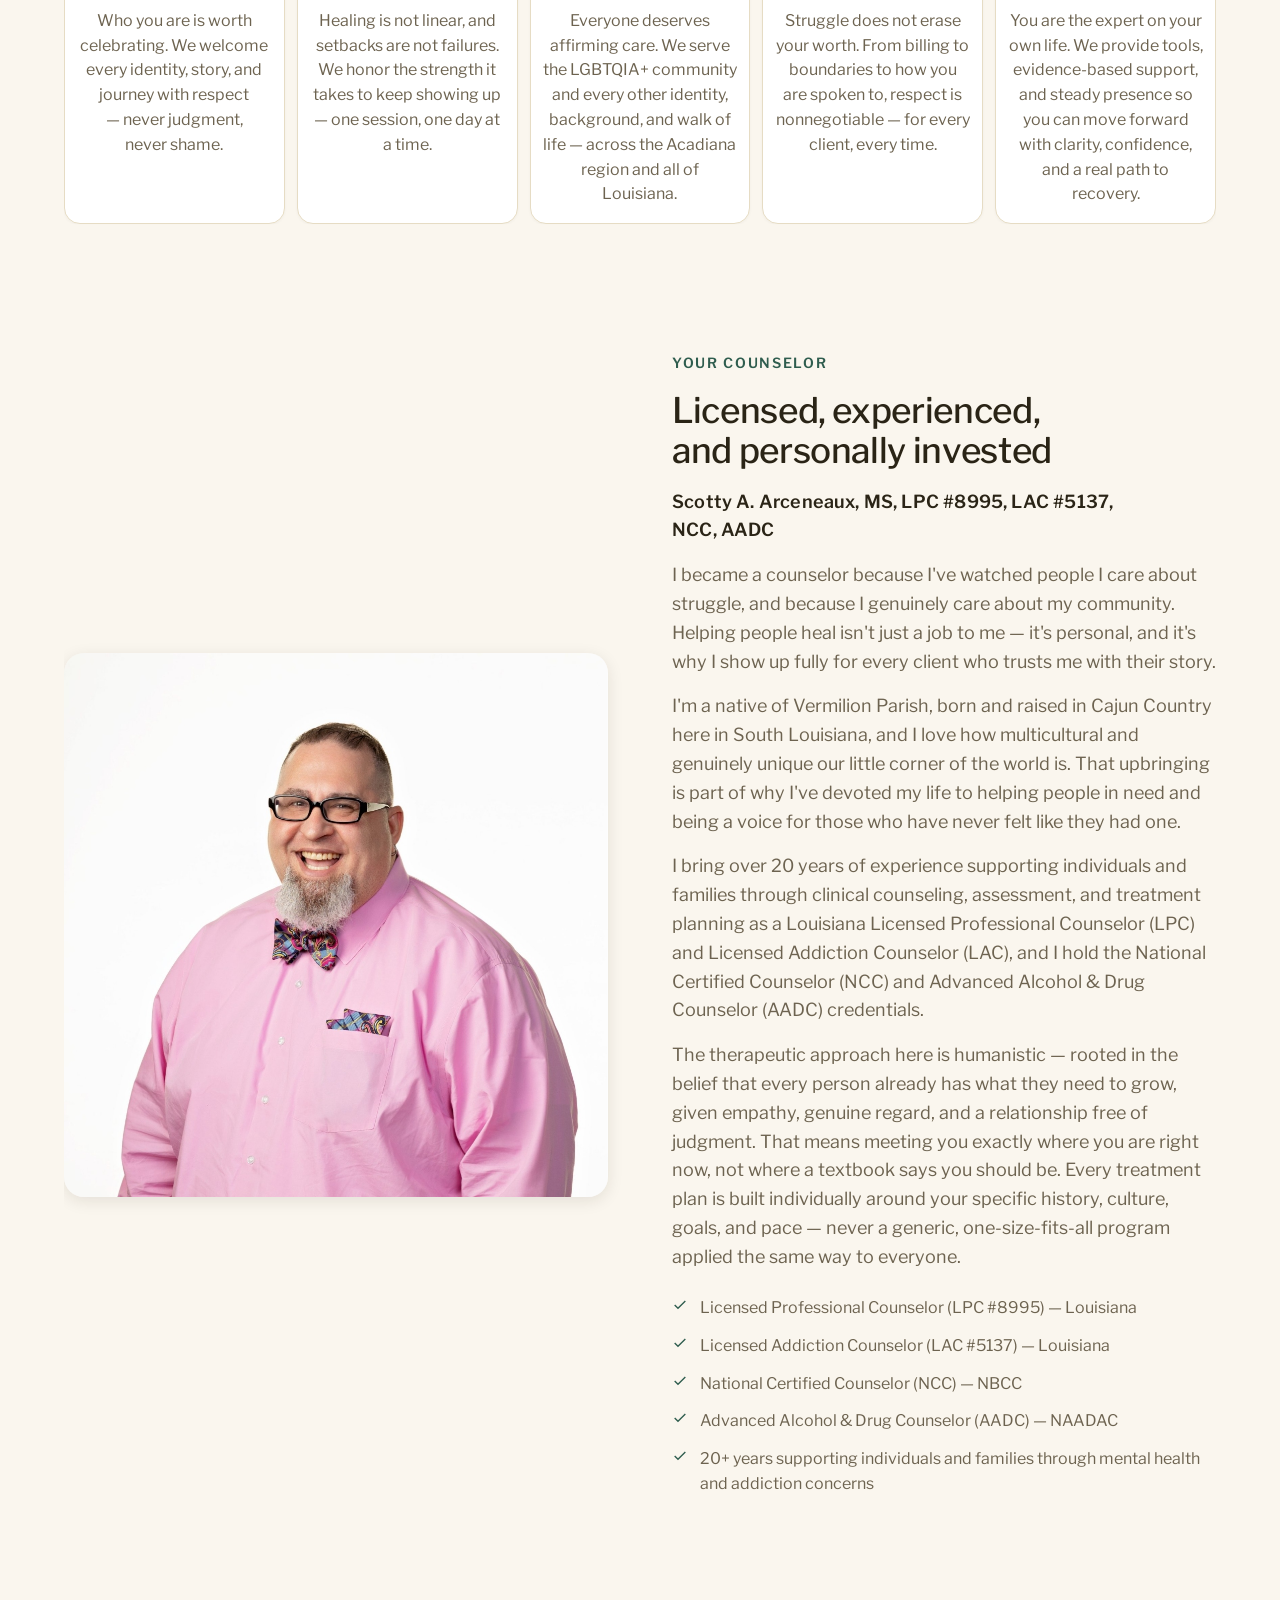
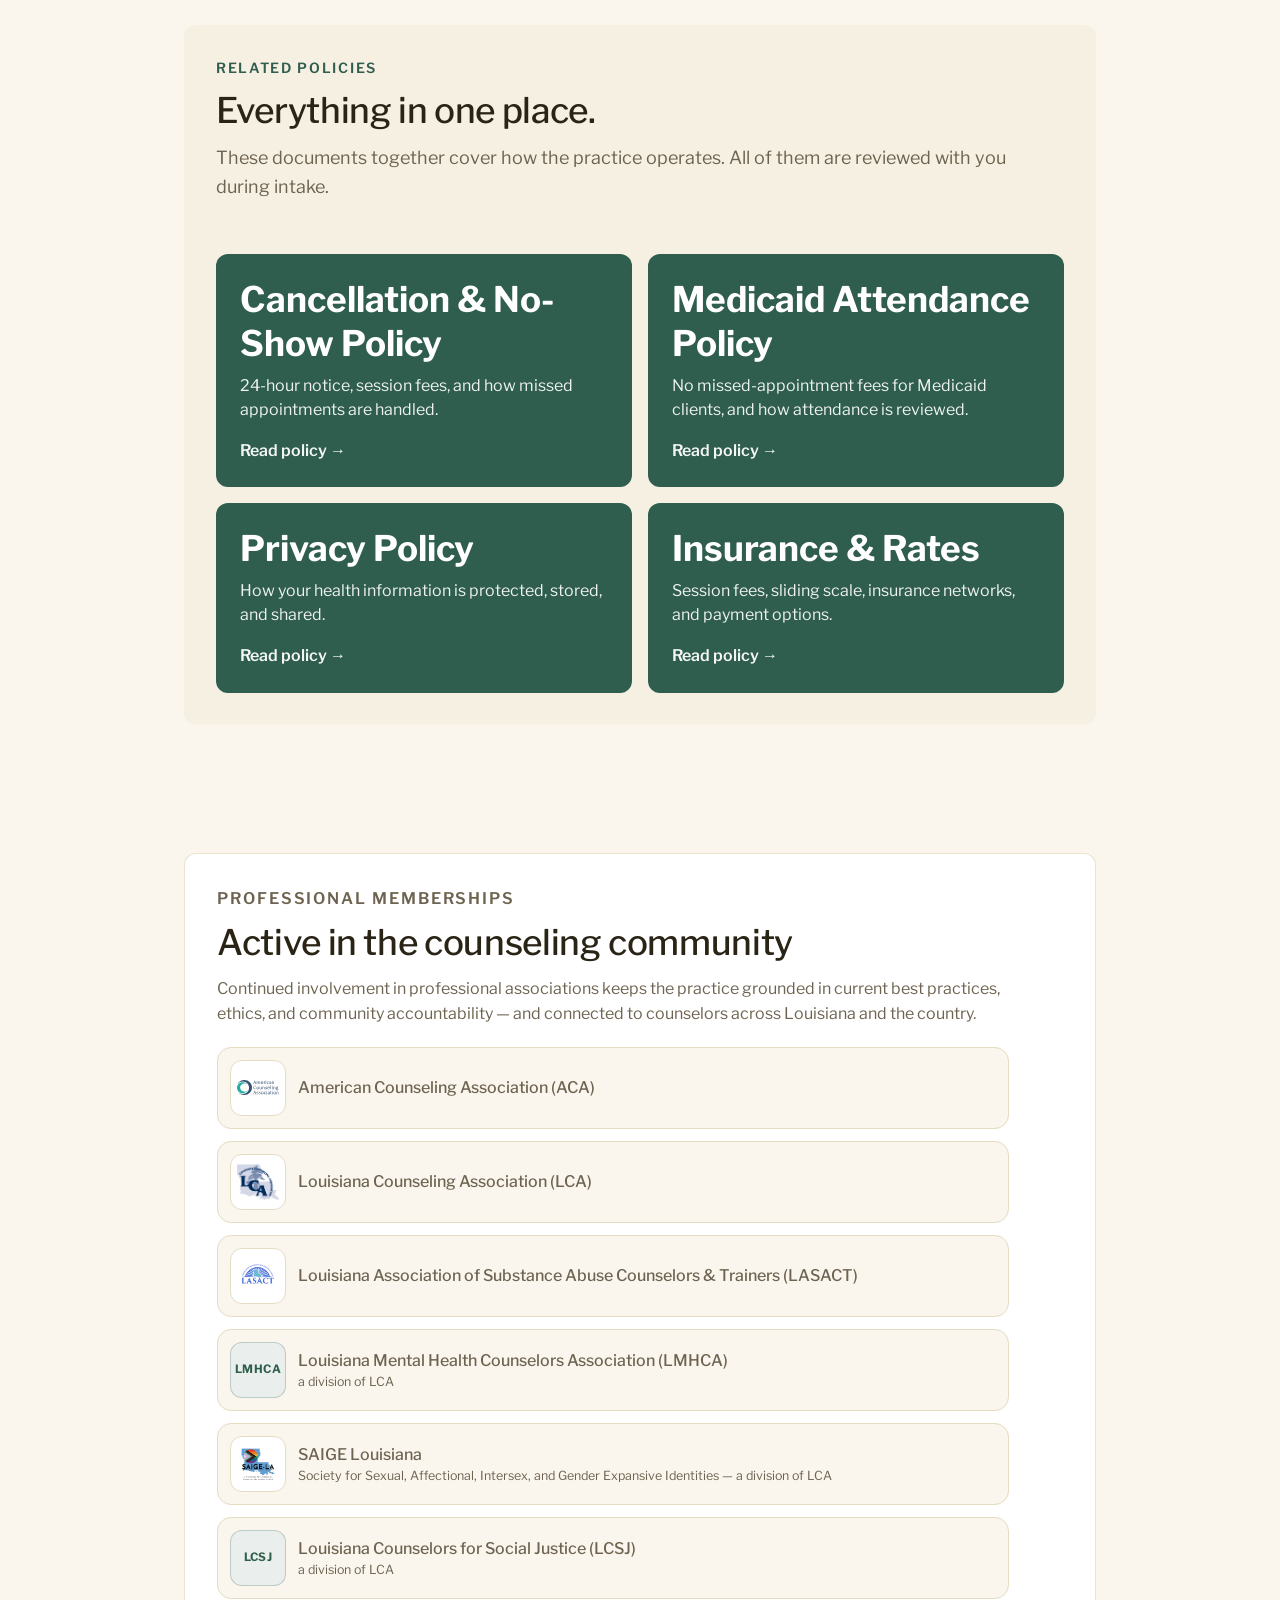
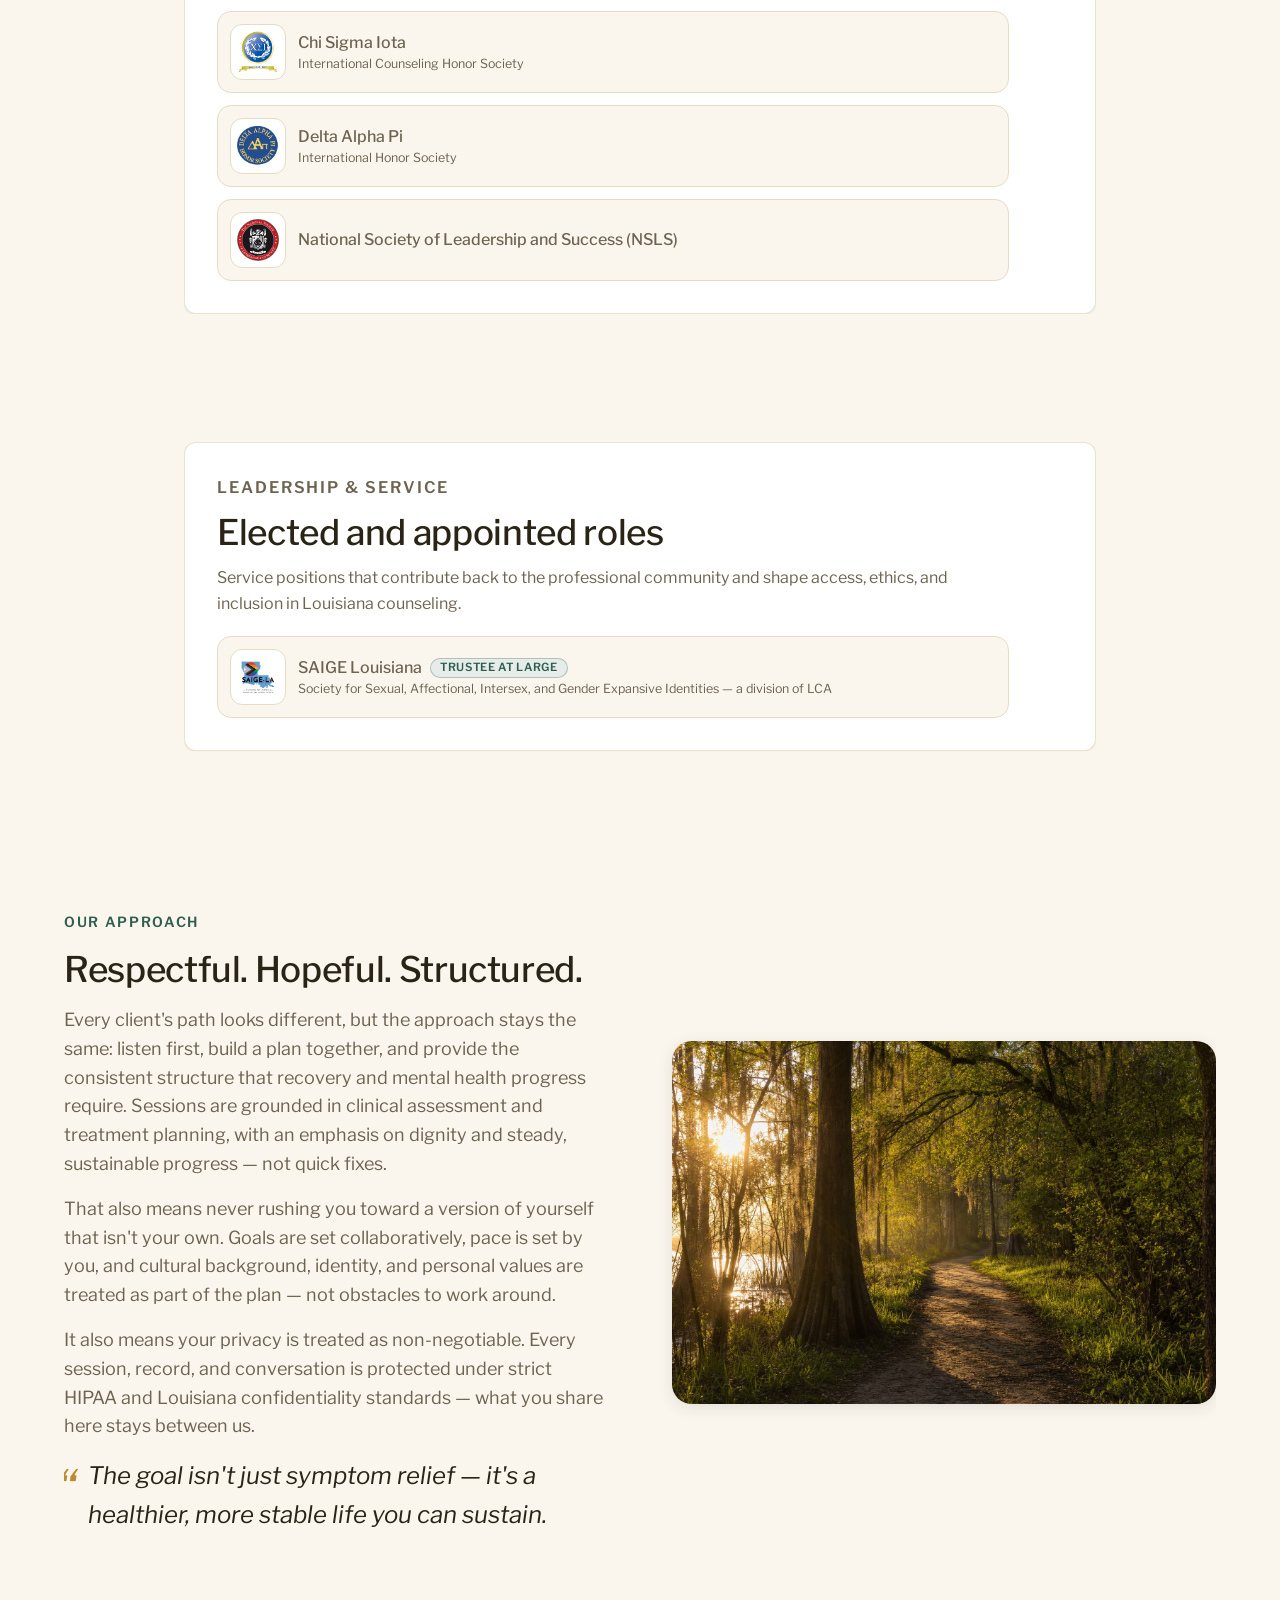
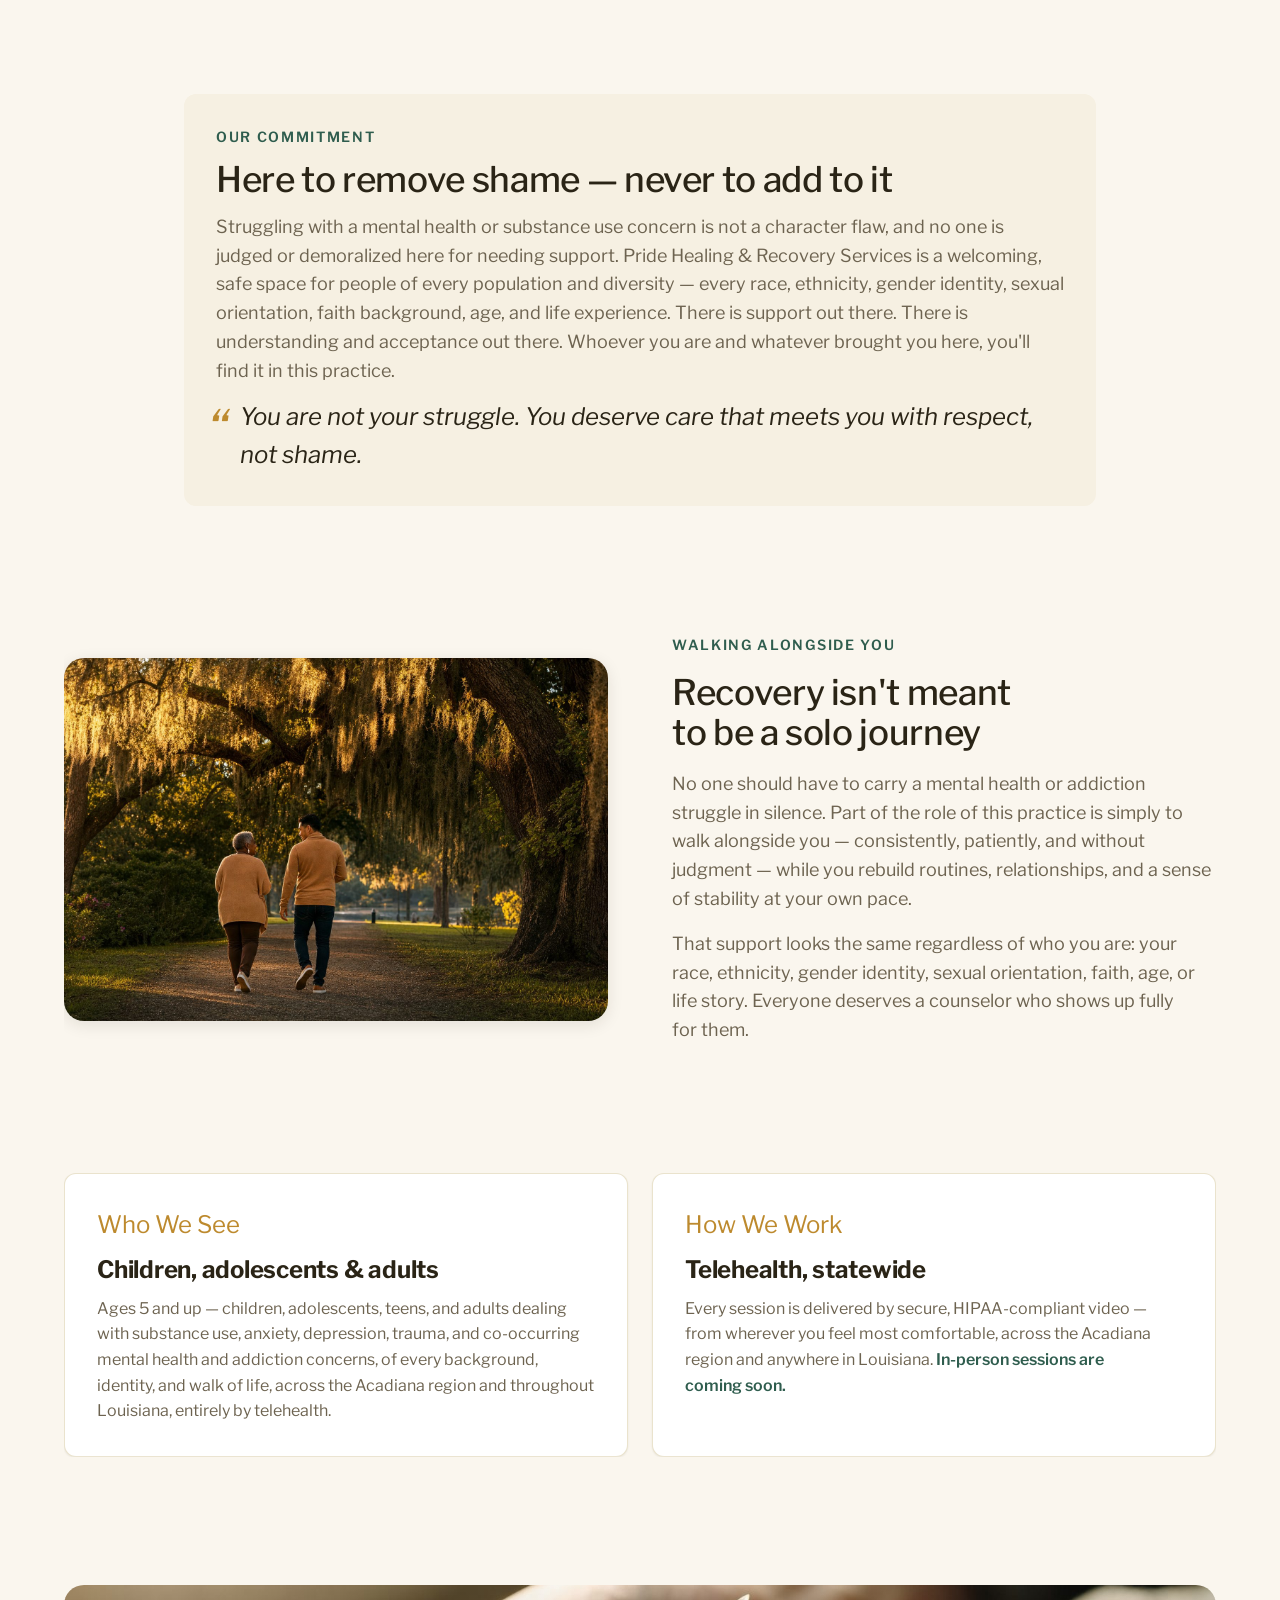
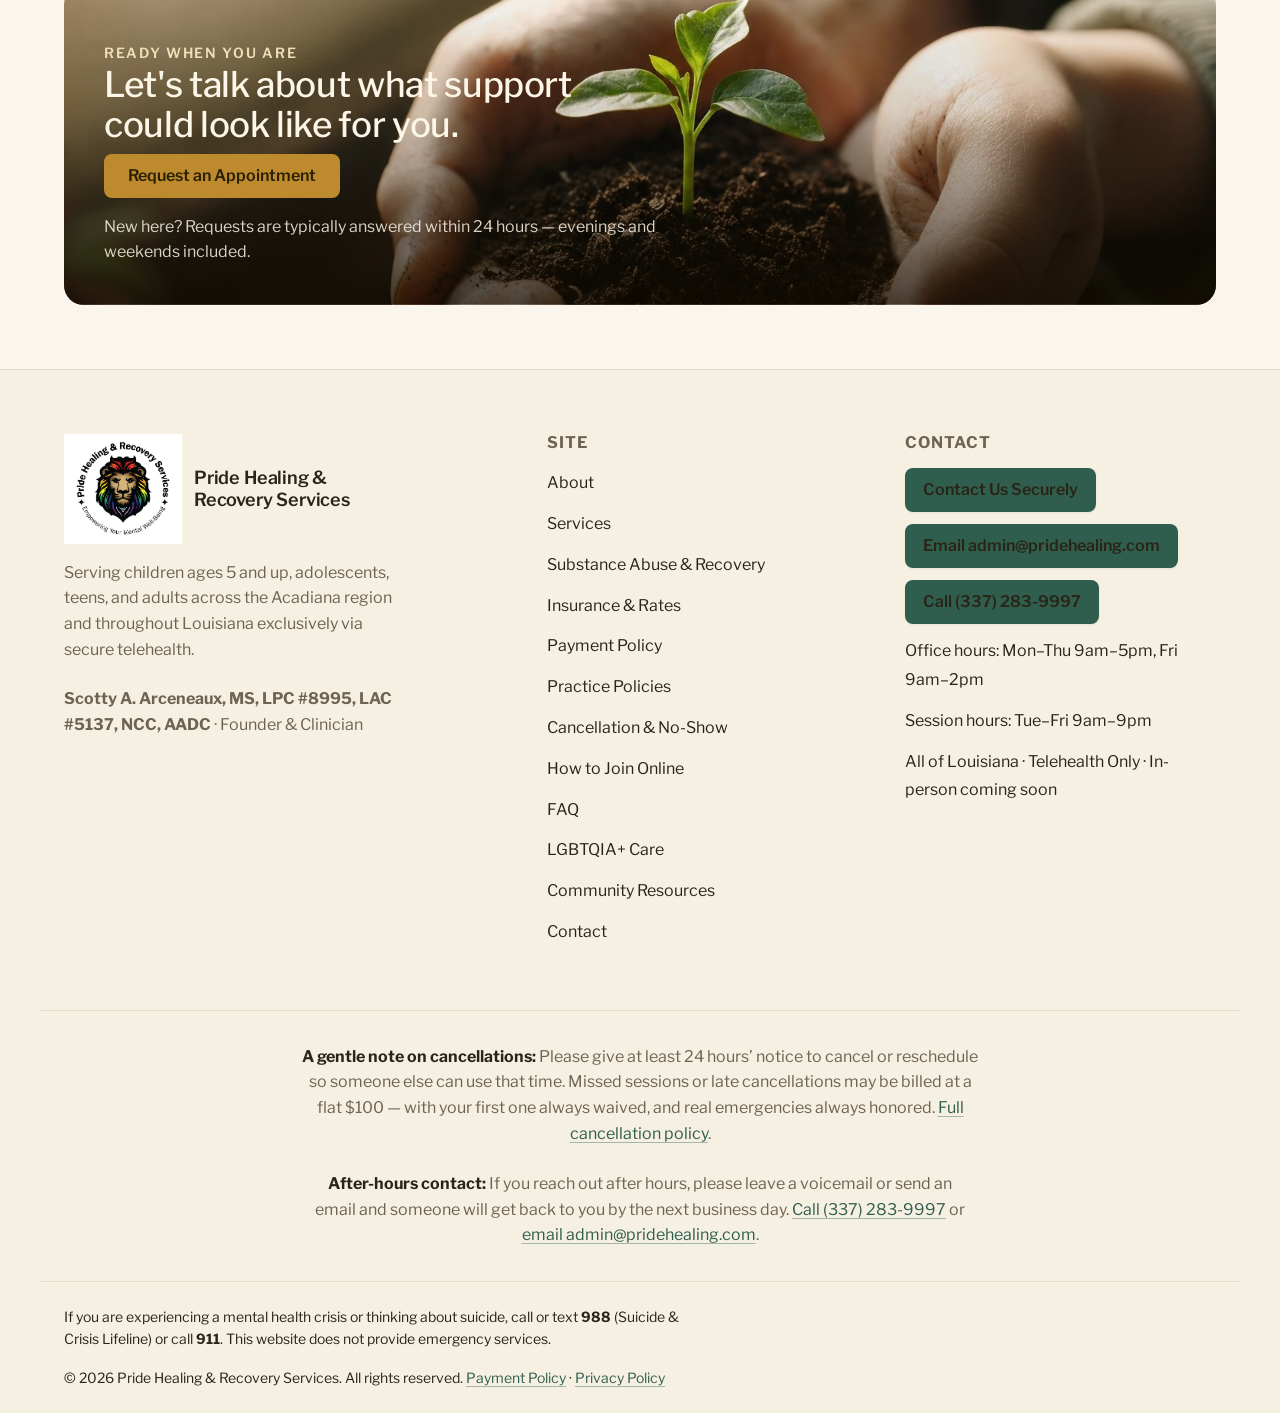
<file: about.html>
<!DOCTYPE html>
<html lang="en">
<head>
<meta charset="UTF-8" />
<meta name="viewport" content="width=device-width, initial-scale=1.0" />
<title>About | Pride Healing & Recovery Services</title>
<meta name="description" content="Meet Pride Healing & Recovery Services — an independent Louisiana counseling practice led by Scotty A. Arceneaux, MS, LPC #8995, LAC #5137, NCC, AADC, with 20+ years of experience in mental health and addiction counseling." />
<link rel="icon" type="image/png" sizes="32x32" href="./assets/favicon-32.png" />
<link rel="apple-touch-icon" href="./assets/favicon-180.png" />
<link rel="preconnect" href="https://fonts.googleapis.com" />
<link rel="preconnect" href="https://fonts.gstatic.com" crossorigin />
<link href="https://fonts.googleapis.com/css2?family=Libre+Franklin:wght@300;400;500;600;700;800&display=swap" rel="stylesheet" />
<link href="https://api.fontshare.com/v2/css?f[]=zodiak@400,500,600&display=swap" rel="stylesheet" />
<link rel="stylesheet" href="./base.css" />
<link rel="stylesheet" href="./style.css" />
</head>
<body>
<a href="#main" class="skip-link">Skip to content</a>

<header class="header" data-header>
  <div class="container header__inner">
    <a href="./index.html" class="brand brand--home" aria-label="Pride Healing and Recovery Services home">
      <span class="visually-hidden">Home</span>
    </a>
    <nav class="nav" aria-label="Primary">
      <ul class="nav__list" role="list">
        <li><a class="nav__link" href="./index.html">Home</a></li>
        <li><a class="nav__link" href="./about.html" aria-current="page">About</a></li>
        <li><a class="nav__link" href="./services.html">Services</a></li>
        <li><a class="nav__link" href="./substance-abuse.html">Substance Abuse &amp; Recovery</a></li>
        <li><a class="nav__link" href="./insurance.html">Insurance &amp; Rates</a></li>
        <li><a class="nav__link" href="./faq.html">FAQ</a></li>
        <li><a class="nav__link" href="./lgbtqia.html">LGBTQIA+</a></li>
        <li><a class="nav__link" href="./resources.html">Resources</a></li>
        <li class="nav__item--menu">
          <button class="nav__link nav__link--menu" type="button" aria-expanded="false" aria-haspopup="true" data-nav-menu>Policies<svg class="nav__caret" width="10" height="6" viewBox="0 0 10 6" fill="none" stroke="currentColor" stroke-width="1.6" aria-hidden="true"><path d="M1 1l4 4 4-4"/></svg></button>
          <ul class="nav__submenu" role="list">
            <li><a href="./join-telehealth.html">How to Join Online</a></li>
            <li><a href="./practice-policies.html">Practice Policies</a></li>
            <li><a href="./cancellation-policy.html">Cancellation &amp; No-Show</a></li>
            <li><a href="./payment-policy.html">Payment Policy</a></li>
            <li><a href="./privacy-policy.html">Privacy Policy</a></li>
          </ul>
        </li>
        <li><a class="nav__link" href="./contact.html">Contact</a></li>
      </ul>
      <div class="nav__actions">
        <button class="theme-toggle" data-theme-toggle type="button" aria-label="Toggle dark mode" title="Switch between light and dark colors"><span class="theme-toggle__icon" aria-hidden="true"></span><span class="theme-toggle__text">Dark</span></button>
        <a class="btn btn--gold" href="https://pridehealing.clientsecure.me" target="_blank" rel="noopener noreferrer">Client Portal</a>
        <a class="btn btn--primary" href="https://pridehealing.clientsecure.me/request" target="_blank" rel="noopener noreferrer">Request an Appointment</a>
        <button class="nav-toggle" data-nav-open type="button" aria-label="Open menu" aria-expanded="false">
          <svg width="24" height="24" viewBox="0 0 24 24" fill="none" stroke="currentColor" stroke-width="2"><path d="M3 6h18M3 12h18M3 18h18"/></svg>
        </button>
      </div>
    </nav>
  </div>
</header>

<div class="scheduling-cta" role="region" aria-label="Scheduling help">
  <div class="container scheduling-cta__inner">
    <p class="scheduling-cta__text">Need help scheduling an appointment?</p>
    <a class="btn btn--primary btn--sm scheduling-cta__btn" href="./contact.html">Contact Us Here</a>
  </div>
</div>

<div class="mobile-nav" data-mobile-nav>
  <div class="mobile-nav__top">
    <span class="brand__name">Menu</span>
    <button data-nav-close type="button" aria-label="Close menu">
      <svg width="24" height="24" viewBox="0 0 24 24" fill="none" stroke="currentColor" stroke-width="2"><path d="M18 6 6 18M6 6l12 12"/></svg>
    </button>
  </div>
  <ul class="mobile-nav__list" role="list">
    <li><a href="./index.html">Home</a></li>
    <li><a href="./about.html">About</a></li>
    <li><a href="./services.html">Services</a></li>
    <li><a href="./substance-abuse.html">Substance Abuse &amp; Recovery</a></li>
    <li><a href="./insurance.html">Insurance &amp; Rates</a></li>
    <li><a href="./faq.html">FAQ</a></li>
    <li><a href="./lgbtqia.html">LGBTQIA+</a></li>
    <li><a href="./resources.html">Resources</a></li>
    <li><a href="./contact.html">Contact</a></li>
    <li class="mobile-nav__group"><span class="mobile-nav__grouplabel">Policies</span></li>
    <li><a href="./join-telehealth.html">How to Join Online</a></li>
    <li><a href="./practice-policies.html">Practice Policies</a></li>
    <li><a href="./cancellation-policy.html">Cancellation &amp; No-Show</a></li>
    <li><a href="./payment-policy.html">Payment Policy</a></li>
    <li><a href="./privacy-policy.html">Privacy Policy</a></li>
  </ul>
  <div class="mobile-nav__actions">
    <a class="btn btn--gold btn--full" href="https://pridehealing.clientsecure.me" target="_blank" rel="noopener noreferrer">Client Portal</a>
    <a class="btn btn--primary btn--full" href="https://pridehealing.clientsecure.me/request" target="_blank" rel="noopener noreferrer">Request an Appointment</a>
  </div>
</div>


<div class="site-logo">
  <a href="./index.html" class="site-logo__link" aria-label="Pride Healing and Recovery Services home">
    <img src="./assets/logo-badge.png" alt="Pride Healing &amp; Recovery Services emblem" width="613" height="569" loading="eager" />
  </a>
</div>

<main id="main">

  <section class="section--hero">
    <div class="container">
      <div class="section-head" data-reveal>
        <span class="pride-rule" aria-hidden="true"></span>
        <p class="eyebrow">About the Practice</p>
        <h1>Care built on 20+ years of showing up for people</h1>
        <p class="lede">Pride Healing &amp; Recovery Services is an independent counseling practice founded to offer Louisiana communities a steady, respectful place to work through addiction, mental health struggles, and trauma.</p>
      </div>
    </div>
  </section>

  <section class="section--tight">
    <div class="container">
      <div class="section-head" data-reveal>
        <span class="pride-rule" aria-hidden="true"></span>
        <p class="eyebrow">Our Mission</p>
        <h2>Compassionate counseling built on Pride, Resilience, Inclusion, Dignity, and Empowerment &mdash; for every Louisianan.</h2>
        <p class="lede">Pride Healing &amp; Recovery Services provides compassionate, evidence-based counseling for children ages 5 and up, adolescents, teens, and adults across the Acadiana region and throughout Louisiana &mdash; meeting each person where they are, honoring who they are, and walking with them toward recovery, mental wellness, and a life of dignity. We do this through five commitments, one for each letter of our name.</p>
      </div>
      <ul class="pride-values" role="list" data-reveal>
        <li class="pride-value pride-value--p">
          <div class="pride-value__letter" aria-hidden="true">P</div>
          <h3 class="pride-value__name">Pride</h3>
          <p class="pride-value__text">Who you are is worth celebrating. We welcome every identity, story, and journey with respect &mdash; never judgment, never shame.</p>
        </li>
        <li class="pride-value pride-value--r">
          <div class="pride-value__letter" aria-hidden="true">R</div>
          <h3 class="pride-value__name">Resilience</h3>
          <p class="pride-value__text">Healing is not linear, and setbacks are not failures. We honor the strength it takes to keep showing up &mdash; one session, one day at a time.</p>
        </li>
        <li class="pride-value pride-value--i">
          <div class="pride-value__letter" aria-hidden="true">I</div>
          <h3 class="pride-value__name">Inclusion</h3>
          <p class="pride-value__text">Everyone deserves affirming care. We serve the LGBTQIA+ community and every other identity, background, and walk of life &mdash; across the Acadiana region and all of Louisiana.</p>
        </li>
        <li class="pride-value pride-value--d">
          <div class="pride-value__letter" aria-hidden="true">D</div>
          <h3 class="pride-value__name">Dignity</h3>
          <p class="pride-value__text">Struggle does not erase your worth. From billing to boundaries to how you are spoken to, respect is nonnegotiable &mdash; for every client, every time.</p>
        </li>
        <li class="pride-value pride-value--e">
          <div class="pride-value__letter" aria-hidden="true">E</div>
          <h3 class="pride-value__name">Empowerment</h3>
          <p class="pride-value__text">You are the expert on your own life. We provide tools, evidence-based support, and steady presence so you can move forward with clarity, confidence, and a real path to recovery.</p>
        </li>
      </ul>
    </div>
  </section>

  <section class="section--tight">
    <div class="container">
      <div class="split" data-reveal>
        <div class="split__media">
          <img src="./assets/counselor-headshot-pink.jpg" alt="Portrait of Scotty A. Arceneaux, licensed counselor at Pride Healing & Recovery Services" width="1601" height="1601" loading="lazy" />
        </div>
        <div class="split__content">
          <p class="eyebrow">Your Counselor</p>
          <h2>Licensed, experienced, and personally invested</h2>
          <p class="name-tag">Scotty A. Arceneaux, MS, LPC #8995, LAC #5137, NCC, AADC</p>
          <p class="muted">I became a counselor because I've watched people I care about struggle, and because I genuinely care about my community. Helping people heal isn't just a job to me — it's personal, and it's why I show up fully for every client who trusts me with their story.</p>
          <p class="muted">I'm a native of Vermilion Parish, born and raised in Cajun Country here in South Louisiana, and I love how multicultural and genuinely unique our little corner of the world is. That upbringing is part of why I've devoted my life to helping people in need and being a voice for those who have never felt like they had one.</p>
          <p class="muted">I bring over 20 years of experience supporting individuals and families through clinical counseling, assessment, and treatment planning as a Louisiana Licensed Professional Counselor (LPC) and Licensed Addiction Counselor (LAC), and I hold the National Certified Counselor (NCC) and Advanced Alcohol &amp; Drug Counselor (AADC) credentials.</p>
          <p class="muted">The therapeutic approach here is humanistic — rooted in the belief that every person already has what they need to grow, given empathy, genuine regard, and a relationship free of judgment. That means meeting you exactly where you are right now, not where a textbook says you should be. Every treatment plan is built individually around your specific history, culture, goals, and pace — never a generic, one-size-fits-all program applied the same way to everyone.</p>
          <ul role="list">
            <li>
              <svg class="icon" viewBox="0 0 24 24" fill="none" stroke="currentColor" stroke-width="2"><path d="M20 6 9 17l-5-5"/></svg>
              Licensed Professional Counselor (LPC #8995) — Louisiana
            </li>
            <li>
              <svg class="icon" viewBox="0 0 24 24" fill="none" stroke="currentColor" stroke-width="2"><path d="M20 6 9 17l-5-5"/></svg>
              Licensed Addiction Counselor (LAC #5137) — Louisiana
            </li>
            <li>
              <svg class="icon" viewBox="0 0 24 24" fill="none" stroke="currentColor" stroke-width="2"><path d="M20 6 9 17l-5-5"/></svg>
              National Certified Counselor (NCC) — NBCC
            </li>
            <li>
              <svg class="icon" viewBox="0 0 24 24" fill="none" stroke="currentColor" stroke-width="2"><path d="M20 6 9 17l-5-5"/></svg>
              Advanced Alcohol &amp; Drug Counselor (AADC) — NAADAC
            </li>
            <li>
              <svg class="icon" viewBox="0 0 24 24" fill="none" stroke="currentColor" stroke-width="2"><path d="M20 6 9 17l-5-5"/></svg>
              20+ years supporting individuals and families through mental health and addiction concerns
            </li>
          </ul>
        </div>
      </div>
    </div>
  </section>

  <!-- Related policies -->
  <section class="section--tight" id="related-policies">
    <div class="container container--narrow">
      <div class="callout" data-reveal>
        <p class="eyebrow">Related Policies</p>
        <h2>Everything in one place.</h2>
        <p class="muted" style="margin-bottom:var(--space-6);">These documents together cover how the practice operates. All of them are reviewed with you during intake.</p>
        <div class="policy-tiles">
          <a href="./cancellation-policy.html" class="policy-tile">
            <span class="policy-tile__title">Cancellation &amp; No-Show Policy</span>
            <span class="policy-tile__desc">24-hour notice, session fees, and how missed appointments are handled.</span>
            <span class="policy-tile__cta" aria-hidden="true">Read policy &rarr;</span>
          </a>
          <a href="./cancellation-policy.html#medicaid-attendance-policy" class="policy-tile">
            <span class="policy-tile__title">Medicaid Attendance Policy</span>
            <span class="policy-tile__desc">No missed-appointment fees for Medicaid clients, and how attendance is reviewed.</span>
            <span class="policy-tile__cta" aria-hidden="true">Read policy &rarr;</span>
          </a>
          <a href="./privacy-policy.html" class="policy-tile">
            <span class="policy-tile__title">Privacy Policy</span>
            <span class="policy-tile__desc">How your health information is protected, stored, and shared.</span>
            <span class="policy-tile__cta" aria-hidden="true">Read policy &rarr;</span>
          </a>
          <a href="./insurance.html" class="policy-tile">
            <span class="policy-tile__title">Insurance &amp; Rates</span>
            <span class="policy-tile__desc">Session fees, sliding scale, insurance networks, and payment options.</span>
            <span class="policy-tile__cta" aria-hidden="true">Read policy &rarr;</span>
          </a>
        </div>
      </div>
    </div>
  </section>

  <section class="section--tight">
    <div class="container container--narrow">
      <div class="card" data-reveal>
        <p class="eyebrow">Professional Memberships</p>
        <h2>Active in the counseling community</h2>
        <p class="muted">Continued involvement in professional associations keeps the practice grounded in current best practices, ethics, and community accountability &mdash; and connected to counselors across Louisiana and the country.</p>
        <ul class="membership-list" role="list">
          <li>
            <span class="membership-logo" aria-hidden="true"><img src="./assets/memberships/aca.svg" alt="" loading="lazy" /></span>
            <span class="membership-name">American Counseling Association (ACA)</span>
          </li>
          <li>
            <span class="membership-logo" aria-hidden="true"><img src="./assets/memberships/lca.gif" alt="" loading="lazy" /></span>
            <span class="membership-name">Louisiana Counseling Association (LCA)</span>
          </li>
          <li>
            <span class="membership-logo" aria-hidden="true"><img src="./assets/memberships/lasact.png" alt="" loading="lazy" /></span>
            <span class="membership-name">Louisiana Association of Substance Abuse Counselors &amp; Trainers (LASACT)</span>
          </li>
          <li>
            <span class="membership-logo membership-logo--mono" aria-hidden="true">LMHCA</span>
            <span class="membership-name">Louisiana Mental Health Counselors Association (LMHCA)<span class="membership-sub">a division of LCA</span></span>
          </li>
          <li>
            <span class="membership-logo" aria-hidden="true"><img src="./assets/memberships/saige-la.png" alt="" loading="lazy" /></span>
            <span class="membership-name">SAIGE Louisiana <span class="membership-sub">Society for Sexual, Affectional, Intersex, and Gender Expansive Identities &mdash; a division of LCA</span></span>
          </li>
          <li>
            <span class="membership-logo membership-logo--mono" aria-hidden="true">LCSJ</span>
            <span class="membership-name">Louisiana Counselors for Social Justice (LCSJ)<span class="membership-sub">a division of LCA</span></span>
          </li>
          <li>
            <span class="membership-logo" aria-hidden="true"><img src="./assets/memberships/csi.png" alt="" loading="lazy" /></span>
            <span class="membership-name">Chi Sigma Iota <span class="membership-sub">International Counseling Honor Society</span></span>
          </li>
          <li>
            <span class="membership-logo" aria-hidden="true"><img src="./assets/memberships/dapi.png" alt="" loading="lazy" /></span>
            <span class="membership-name">Delta Alpha Pi <span class="membership-sub">International Honor Society</span></span>
          </li>
          <li>
            <span class="membership-logo" aria-hidden="true"><img src="./assets/memberships/nsls.svg" alt="" loading="lazy" /></span>
            <span class="membership-name">National Society of Leadership and Success (NSLS)</span>
          </li>
        </ul>
      </div>
    </div>
  </section>

  <section class="section--tight">
    <div class="container container--narrow">
      <div class="card" data-reveal>
        <p class="eyebrow">Leadership &amp; Service</p>
        <h2>Elected and appointed roles</h2>
        <p class="muted">Service positions that contribute back to the professional community and shape access, ethics, and inclusion in Louisiana counseling.</p>
        <ul class="membership-list membership-list--leadership" role="list">
          <li>
            <span class="membership-logo" aria-hidden="true"><img src="./assets/memberships/saige-la.png" alt="" loading="lazy" /></span>
            <span class="membership-name">
              <span class="membership-role-line">SAIGE Louisiana <span class="membership-role-tag">Trustee at Large</span></span>
              <span class="membership-sub">Society for Sexual, Affectional, Intersex, and Gender Expansive Identities &mdash; a division of LCA</span>
            </span>
          </li>
        </ul>
      </div>
    </div>
  </section>

  <section>
    <div class="container">
      <div class="split split--reverse" data-reveal>
        <div class="split__media">
          <img src="./assets/recovery-path.jpg" alt="A sunlit path winding through a Louisiana wetland forest, symbolizing the recovery journey" width="1200" height="900" loading="lazy" />
        </div>
        <div class="split__content">
          <p class="eyebrow">Our Approach</p>
          <h2>Respectful. Hopeful. Structured.</h2>
          <p class="muted">Every client's path looks different, but the approach stays the same: listen first, build a plan together, and provide the consistent structure that recovery and mental health progress require. Sessions are grounded in clinical assessment and treatment planning, with an emphasis on dignity and steady, sustainable progress — not quick fixes.</p>
          <p class="muted">That also means never rushing you toward a version of yourself that isn't your own. Goals are set collaboratively, pace is set by you, and cultural background, identity, and personal values are treated as part of the plan — not obstacles to work around.</p>
          <p class="muted">It also means your privacy is treated as non-negotiable. Every session, record, and conversation is protected under strict HIPAA and Louisiana confidentiality standards — what you share here stays between us.</p>
          <p class="pull-quote">The goal isn't just symptom relief — it's a healthier, more stable life you can sustain.</p>
        </div>
      </div>
    </div>
  </section>

  <section class="section--tight">
    <div class="container container--narrow">
      <div class="callout" data-reveal>
        <p class="eyebrow">Our Commitment</p>
        <h2>Here to remove shame — never to add to it</h2>
        <p class="muted">Struggling with a mental health or substance use concern is not a character flaw, and no one is judged or demoralized here for needing support. Pride Healing &amp; Recovery Services is a welcoming, safe space for people of every population and diversity — every race, ethnicity, gender identity, sexual orientation, faith background, age, and life experience. There is support out there. There is understanding and acceptance out there. Whoever you are and whatever brought you here, you'll find it in this practice.</p>
        <p class="pull-quote">You are not your struggle. You deserve care that meets you with respect, not shame.</p>
      </div>
    </div>
  </section>

  <section class="section--tight">
    <div class="container">
      <div class="split" data-reveal>
        <div class="split__media">
          <img src="./assets/community-path.jpg" alt="Two people of different ages and backgrounds walking together along a sunlit oak-lined path in Louisiana" width="1200" height="900" loading="lazy" />
        </div>
        <div class="split__content">
          <p class="eyebrow">Walking Alongside You</p>
          <h2>Recovery isn't meant to be a solo journey</h2>
          <p class="muted">No one should have to carry a mental health or addiction struggle in silence. Part of the role of this practice is simply to walk alongside you &mdash; consistently, patiently, and without judgment &mdash; while you rebuild routines, relationships, and a sense of stability at your own pace.</p>
          <p class="muted">That support looks the same regardless of who you are: your race, ethnicity, gender identity, sexual orientation, faith, age, or life story. Everyone deserves a counselor who shows up fully for them.</p>
        </div>
      </div>
    </div>
  </section>

  <section class="section--tight">
    <div class="container">
      <div class="card-grid" data-reveal>
        <div class="card">
          <span class="card__index">Who We See</span>
          <h3>Children, adolescents &amp; adults</h3>
          <p>Ages 5 and up — children, adolescents, teens, and adults dealing with substance use, anxiety, depression, trauma, and co-occurring mental health and addiction concerns, of every background, identity, and walk of life, across the Acadiana region and throughout Louisiana, entirely by telehealth.</p>
        </div>
        <div class="card">
          <span class="card__index">How We Work</span>
          <h3>Telehealth, statewide</h3>
          <p>Every session is delivered by secure, HIPAA-compliant video — from wherever you feel most comfortable, across the Acadiana region and anywhere in Louisiana. <span class="soon-note">In-person sessions are coming soon.</span></p>
        </div>
      </div>
    </div>
  </section>

  <section class="section--tight">
    <div class="container">
      <div class="banner" data-reveal>
        <img src="./assets/growth-hands.jpg" alt="Hands cupping soil with a small green sprout, symbolizing growth and hope" width="1300" height="731" loading="lazy" />
        <div class="banner__content">
          <p class="eyebrow" style="color:#f0dfb8;">Ready When You Are</p>
          <h2>Let's talk about what support could look like for you.</h2>
          <div class="hero__actions">
            <a class="btn btn--gold" href="https://pridehealing.clientsecure.me/request" target="_blank" rel="noopener noreferrer">Request an Appointment</a>
          </div>
          <p class="muted" style="margin-top:var(--space-4);font-size:var(--text-sm);">New here? Requests are typically answered within 24 hours &mdash; evenings and weekends included.</p>
        </div>
      </div>
    </div>
  </section>

</main>

<footer class="footer">
  <div class="container footer__top">
    <div class="footer__brand">
      <a href="./index.html" class="brand brand--badge">
        <span class="brand__mark brand__mark--badge"><img src="./assets/logo-badge.png" alt="Pride Healing &amp; Recovery Services emblem" width="613" height="569" /></span>
        <span class="brand__wordmark">Pride Healing &amp;<br />Recovery Services</span>
      </a>
      <p class="muted" style="font-size:var(--text-sm);">Serving children ages 5 and up, adolescents, teens, and adults across the Acadiana region and throughout Louisiana exclusively via secure telehealth.</p>
      <p class="muted" style="font-size:var(--text-sm); margin-top:var(--space-2);"><strong>Scotty A. Arceneaux, MS, LPC #8995, LAC #5137, NCC, AADC</strong> &middot; Founder &amp; Clinician</p>
    </div>
    <div class="footer__col">
      <h4>Site</h4>
      <ul role="list">
        <li><a href="./about.html">About</a></li>
        <li><a href="./services.html">Services</a></li>
        <li><a href="./substance-abuse.html">Substance Abuse &amp; Recovery</a></li>
    <li><a href="./insurance.html">Insurance &amp; Rates</a></li>
        <li><a href="./payment-policy.html">Payment Policy</a></li>
        <li><a href="./practice-policies.html">Practice Policies</a></li>
        <li><a href="./cancellation-policy.html">Cancellation &amp; No-Show</a></li>
        <li><a href="./join-telehealth.html">How to Join Online</a></li>
        <li><a href="./faq.html">FAQ</a></li>
        <li><a href="./lgbtqia.html">LGBTQIA+ Care</a></li>
        <li><a href="./resources.html">Community Resources</a></li>
    <li><a href="./contact.html">Contact</a></li>
      </ul>
    </div>
    <div class="footer__col">
      <h4>Contact</h4>
      <ul role="list">
        <li><a class="btn btn--primary btn--sm" href="https://pridehealing.clientsecure.me/contact-widget" target="_blank" rel="noopener noreferrer">Contact Us Securely</a></li>
        <li><a class="btn btn--primary btn--sm" href="mailto:admin@pridehealing.com">Email admin@pridehealing.com</a></li>
        <li><a class="btn btn--primary btn--sm" href="tel:+13372839997">Call (337) 283-9997</a></li>
        <li><span class="muted" style="font-size:var(--text-sm);">Office hours: Mon&ndash;Thu 9am&ndash;5pm, Fri 9am&ndash;2pm</span></li>
        <li><span class="muted" style="font-size:var(--text-sm);">Session hours: Tue&ndash;Fri 9am&ndash;9pm</span></li>
        <li><span class="muted" style="font-size:var(--text-sm);">All of Louisiana &middot; Telehealth Only &middot; In-person coming soon</span></li>
      </ul>
    </div>
  </div>
  <div class="container footer__bottom footer__bottom--practice-info">
    <div class="footer__practice-info">
      <p class="footer__practice-info-item"><strong>A gentle note on cancellations:</strong> Please give at least 24 hours’ notice to cancel or reschedule so someone else can use that time. Missed sessions or late cancellations may be billed at a flat $100 — with your first one always waived, and real emergencies always honored. <a class="underline-link" href="./cancellation-policy.html">Full cancellation policy</a>.</p>
      <p class="footer__practice-info-item"><strong>After-hours contact:</strong> If you reach out after hours, please leave a voicemail or send an email and someone will get back to you by the next business day. <a class="underline-link" href="tel:+13372839997">Call (337) 283-9997</a> or <a class="underline-link" href="mailto:admin@pridehealing.com">email admin@pridehealing.com</a>.</p>
    </div>
  </div>
  <div class="container footer__bottom">
    <p class="footer__legal">If you are experiencing a mental health crisis or thinking about suicide, call or text <strong>988</strong> (Suicide &amp; Crisis Lifeline) or call <strong>911</strong>. This website does not provide emergency services.</p>
    <p>&copy; 2026 Pride Healing &amp; Recovery Services. All rights reserved. <a class="underline-link" href="./payment-policy.html">Payment Policy</a> &middot; <a class="underline-link" href="./privacy-policy.html">Privacy Policy</a></p>
  </div>
</footer>
<script src="./app.js" defer></script>
<script data-pplx-inline-edit>
(function () {
  if (window === window.top) return;

  const allowedParentOrigins = ["https://www.perplexity.ai","https://perplexity.ai","https://testing.perplexity.ai","https://staging.perplexity.ai","https://*.preview.i.perplexity.ai","http://perplexity.localhost","http://localhost:1420","http://127.0.0.1:1420","http://localhost:3000","http://127.0.0.1:3000","http://localhost:5173","http://127.0.0.1:5173"];
  const MAX_FONT_BYTES = 500 * 1024;
  const MAX_TOTAL_FONT_BYTES = 2 * 1024 * 1024;
  let scrollForwarding = false;
  let scrollRaf = 0;
  let trustedTopOrigin = null;

  // Allow entries like "https://*.preview.i.perplexity.ai" — the wildcard
  // matches a single DNS label (no dots), so "https://*.foo" cannot stretch
  // across multiple labels.
  function matchesAllowedOrigin(origin) {
    if (!origin) return false;
    for (const entry of allowedParentOrigins) {
      if (!entry.includes("*")) {
        if (entry === origin) return true;
        continue;
      }
      const pattern = new RegExp(
        "^" +
          entry.replace(/[.+?^${}()|[\]\\]/g, "\\$&").replace(/\*/g, "[^.]+") +
          "$",
      );
      if (pattern.test(origin)) return true;
    }
    return false;
  }

  // Trust decision: when the sender is same-origin-visible (event.origin is a
  // real origin like https://www.perplexity.ai) we trust event.origin directly.
  // When event.origin is "null" (opaque broker srcdoc), we fall back to the
  // broker's stamped `parentOrigin` to identify the top window. The fallback
  // is claim-only — we rely on the browser's native `targetOrigin` enforcement
  // on the response path (see postToTrustedTop) to ensure replies can't be
  // delivered to anyone but the actual top window of that claimed origin.
  function getTrustedParentOrigin(event) {
    const forwardedParentOrigin =
      typeof event.data.parentOrigin === "string" ? event.data.parentOrigin : null;
    const parentOrigin = event.origin === "null" ? forwardedParentOrigin : event.origin;
    return matchesAllowedOrigin(parentOrigin) ? parentOrigin : null;
  }

  // All responses go to window.top with targetOrigin = the allowlisted origin.
  // An attacker that iframes us inside their own null-origin broker can claim
  // any parentOrigin they like, but the browser will drop the reply whenever
  // the real top's origin doesn't match — so the screenshot never leaves.
  function postToTrustedTop(message) {
    if (!trustedTopOrigin) return;
    try {
      window.top.postMessage(message, trustedTopOrigin);
    } catch (_error) {}
  }

  function inlineAll(original, clone) {
    if (original.nodeType !== 1 || clone.nodeType !== 1) return;

    try {
      const computedStyle = getComputedStyle(original);
      // cssText on a computed style is the serialized declaration in modern
      // Chromium/Safari — a single read beats enumerating ~400 longhand
      // properties. Firefox returns "" here, so we fall back on empty.
      const serialized = computedStyle.cssText;
      if (serialized) {
        clone.style.cssText = serialized;
      } else {
        const parts = new Array(computedStyle.length);
        for (let index = 0; index < computedStyle.length; index += 1) {
          const property = computedStyle[index];
          parts[index] = `${property}:${computedStyle.getPropertyValue(property)};`;
        }
        clone.style.cssText = parts.join("");
      }
    } catch (_error) {}

    const originalChildren = original.children;
    const clonedChildren = clone.children;
    for (
      let index = 0;
      index < originalChildren.length && index < clonedChildren.length;
      index += 1
    ) {
      inlineAll(originalChildren[index], clonedChildren[index]);
    }
  }

  function extractFontUrl(srcValue) {
    const matches = [
      ...srcValue.matchAll(
        /url\(["']?([^"')]+)["']?\)(?:\s*format\(["']?([^"')]+)["']?\))?/gi,
      ),
    ];
    if (matches.length === 0) return null;
    const woff2 = matches.find((m) => m[2] && m[2].toLowerCase().includes("woff2"));
    if (woff2) return woff2[1];
    const woff = matches.find((m) => m[2] && m[2].toLowerCase().includes("woff"));
    if (woff) return woff[1];
    return matches[0][1];
  }

  // Cache resolved font URL -> data URI across captures. Fonts on a page
  // essentially never change, and a batch run emits multiple captures back to
  // back — without this we'd refetch + re-base64 every time.
  const fontDataUriCache = new Map();
  const SRC_DECLARATION_RE = /src\s*:\s*[^;}]+/i;

  async function fetchAsDataUri(url) {
    if (fontDataUriCache.has(url)) return fontDataUriCache.get(url);
    let dataUri = null;
    try {
      const response = await fetch(url, { mode: "cors", credentials: "omit" });
      if (response.ok) {
        const blob = await response.blob();
        if (blob.size <= MAX_FONT_BYTES) {
          dataUri = await new Promise((resolve) => {
            const reader = new FileReader();
            reader.onloadend = () =>
              resolve(typeof reader.result === "string" ? reader.result : null);
            reader.onerror = () => resolve(null);
            reader.readAsDataURL(blob);
          });
        }
      }
    } catch (_error) {
      dataUri = null;
    }
    fontDataUriCache.set(url, dataUri);
    return dataUri;
  }

  function collectFontFaceRuleTexts() {
    const rules = [];
    for (const sheet of document.styleSheets) {
      let cssRules;
      try {
        cssRules = sheet.cssRules;
      } catch (_error) {
        continue;
      }
      if (!cssRules) continue;
      for (const rule of cssRules) {
        const cssText = rule.cssText || "";
        if (cssText.startsWith("@font-face")) rules.push(cssText);
      }
    }
    return rules;
  }

  async function buildInlinedFontCss() {
    const ruleTexts = collectFontFaceRuleTexts();
    if (ruleTexts.length === 0) return null;

    const resolved = ruleTexts.map((cssText) => {
      if (!SRC_DECLARATION_RE.test(cssText)) return null;
      const srcMatch = cssText.match(/src\s*:\s*([^;}]+)[;}]/i);
      if (!srcMatch) return null;
      const url = extractFontUrl(srcMatch[1]);
      if (!url) return null;
      try {
        return { cssText, url: new URL(url, document.baseURI).href };
      } catch (_error) {
        return null;
      }
    });

    const dataUris = await Promise.all(
      resolved.map((entry) => (entry ? fetchAsDataUri(entry.url) : Promise.resolve(null))),
    );

    const inlined = [];
    let totalBytes = 0;
    for (let index = 0; index < resolved.length; index += 1) {
      const entry = resolved[index];
      const dataUri = dataUris[index];
      if (!entry || !dataUri) continue;
      const approxBytes = dataUri.length * 0.75;
      if (totalBytes + approxBytes > MAX_TOTAL_FONT_BYTES) break;
      totalBytes += approxBytes;
      inlined.push(entry.cssText.replace(SRC_DECLARATION_RE, `src: url("${dataUri}")`));
    }
    return inlined.length > 0 ? inlined.join("\n") : null;
  }

  function stripExternal(clone) {
    const images = clone.querySelectorAll("img");
    for (let index = 0; index < images.length; index += 1) {
      const src = images[index].getAttribute("src");
      if (src && !src.startsWith("data:")) images[index].removeAttribute("src");
    }

    const elements = clone.querySelectorAll("*");
    for (let index = 0; index < elements.length; index += 1) {
      const style = elements[index].style.cssText;
      if (style && style.includes("url(")) {
        elements[index].style.cssText = style.replace(
          /url\(["']?(?!data:)[^)"']*["']?\)/gi,
          "none",
        );
      }
    }
  }

  function emitScroll() {
    scrollRaf = 0;
    if (!scrollForwarding) return;
    postToTrustedTop({
      type: "INLINE_EDIT_SCROLL",
      scrollX: window.scrollX,
      scrollY: window.scrollY,
    });
  }

  window.addEventListener(
    "scroll",
    function () {
      if (!scrollForwarding || scrollRaf) return;
      scrollRaf = requestAnimationFrame(emitScroll);
    },
    { passive: true, capture: true },
  );

  async function handleCaptureRequest(event) {
    const requestId = event.data.requestId;
    const scrollX = window.scrollX;
    const scrollY = window.scrollY;
    const width = window.innerWidth;
    const height = window.innerHeight;

    function postResult(dataUrl) {
      postToTrustedTop({
        type: "INLINE_EDIT_SCREENSHOT_RESULT",
        requestId,
        dataUrl,
        scrollX,
        scrollY,
      });
    }

    try {
      // Wait for any pending web fonts to resolve so both inline metrics and
      // the @font-face inlining below see the same loaded faces.
      if (document.fonts && document.fonts.ready) {
        try {
          await document.fonts.ready;
        } catch (_error) {}
      }

      const clone = document.documentElement.cloneNode(true);
      inlineAll(document.documentElement, clone);

      const removedNodes = clone.querySelectorAll("script,link[rel=\"stylesheet\"],style");
      for (let index = 0; index < removedNodes.length; index += 1) {
        removedNodes[index].remove();
      }

      stripExternal(clone);

      // Re-embed web fonts as data-URI @font-face rules so the SVG rasterizer
      // can resolve them — external font URLs aren't fetched during
      // foreignObject rendering, which would otherwise force a fallback face
      // and change text metrics.
      const inlinedFontCss = await buildInlinedFontCss();
      if (inlinedFontCss) {
        const styleEl = document.createElement("style");
        styleEl.textContent = inlinedFontCss;
        const head = clone.querySelector("head");
        if (head) head.appendChild(styleEl);
        else clone.insertBefore(styleEl, clone.firstChild);
      }

      const html = new XMLSerializer().serializeToString(clone);
      const svg =
        `<svg xmlns="http://www.w3.org/2000/svg" width="${width}" height="${height}">` +
        '<foreignObject width="100%" height="100%">' +
        `<div xmlns="http://www.w3.org/1999/xhtml" style="width:${width}px;height:${height}px;overflow:hidden">` +
        `<div style="position:relative;left:-${scrollX}px;top:-${scrollY}px">` +
        html +
        "</div></div></foreignObject></svg>";
      const svgUrl = `data:image/svg+xml;charset=utf-8,${encodeURIComponent(svg)}`;
      const image = new Image();
      image.onload = function () {
        const canvas = document.createElement("canvas");
        canvas.width = width;
        canvas.height = height;
        canvas.getContext("2d").drawImage(image, 0, 0);
        postResult(canvas.toDataURL("image/png"));
      };
      image.onerror = function () {
        postResult(null);
      };
      image.src = svgUrl;
    } catch (_error) {
      postResult(null);
    }
  }

  window.addEventListener("message", function (event) {
    if (!event.data) return;
    // Only accept messages from the direct parent frame. Blocks sibling /
    // unrelated-window postMessage senders that could otherwise reach us.
    if (event.source !== window.parent) return;

    const trustedParentOrigin = getTrustedParentOrigin(event);
    if (!trustedParentOrigin) return;
    trustedTopOrigin = trustedParentOrigin;

    if (event.data.type === "INLINE_EDIT_SCROLL_START") {
      scrollForwarding = true;
      emitScroll();
      return;
    }

    if (event.data.type === "INLINE_EDIT_SCROLL_STOP") {
      scrollForwarding = false;
      if (scrollRaf) cancelAnimationFrame(scrollRaf);
      scrollRaf = 0;
      return;
    }

    if (event.data.type !== "INLINE_EDIT_CAPTURE_REQUEST") return;

    handleCaptureRequest(event);
  });
})();


</script></body>
</html>
</file>
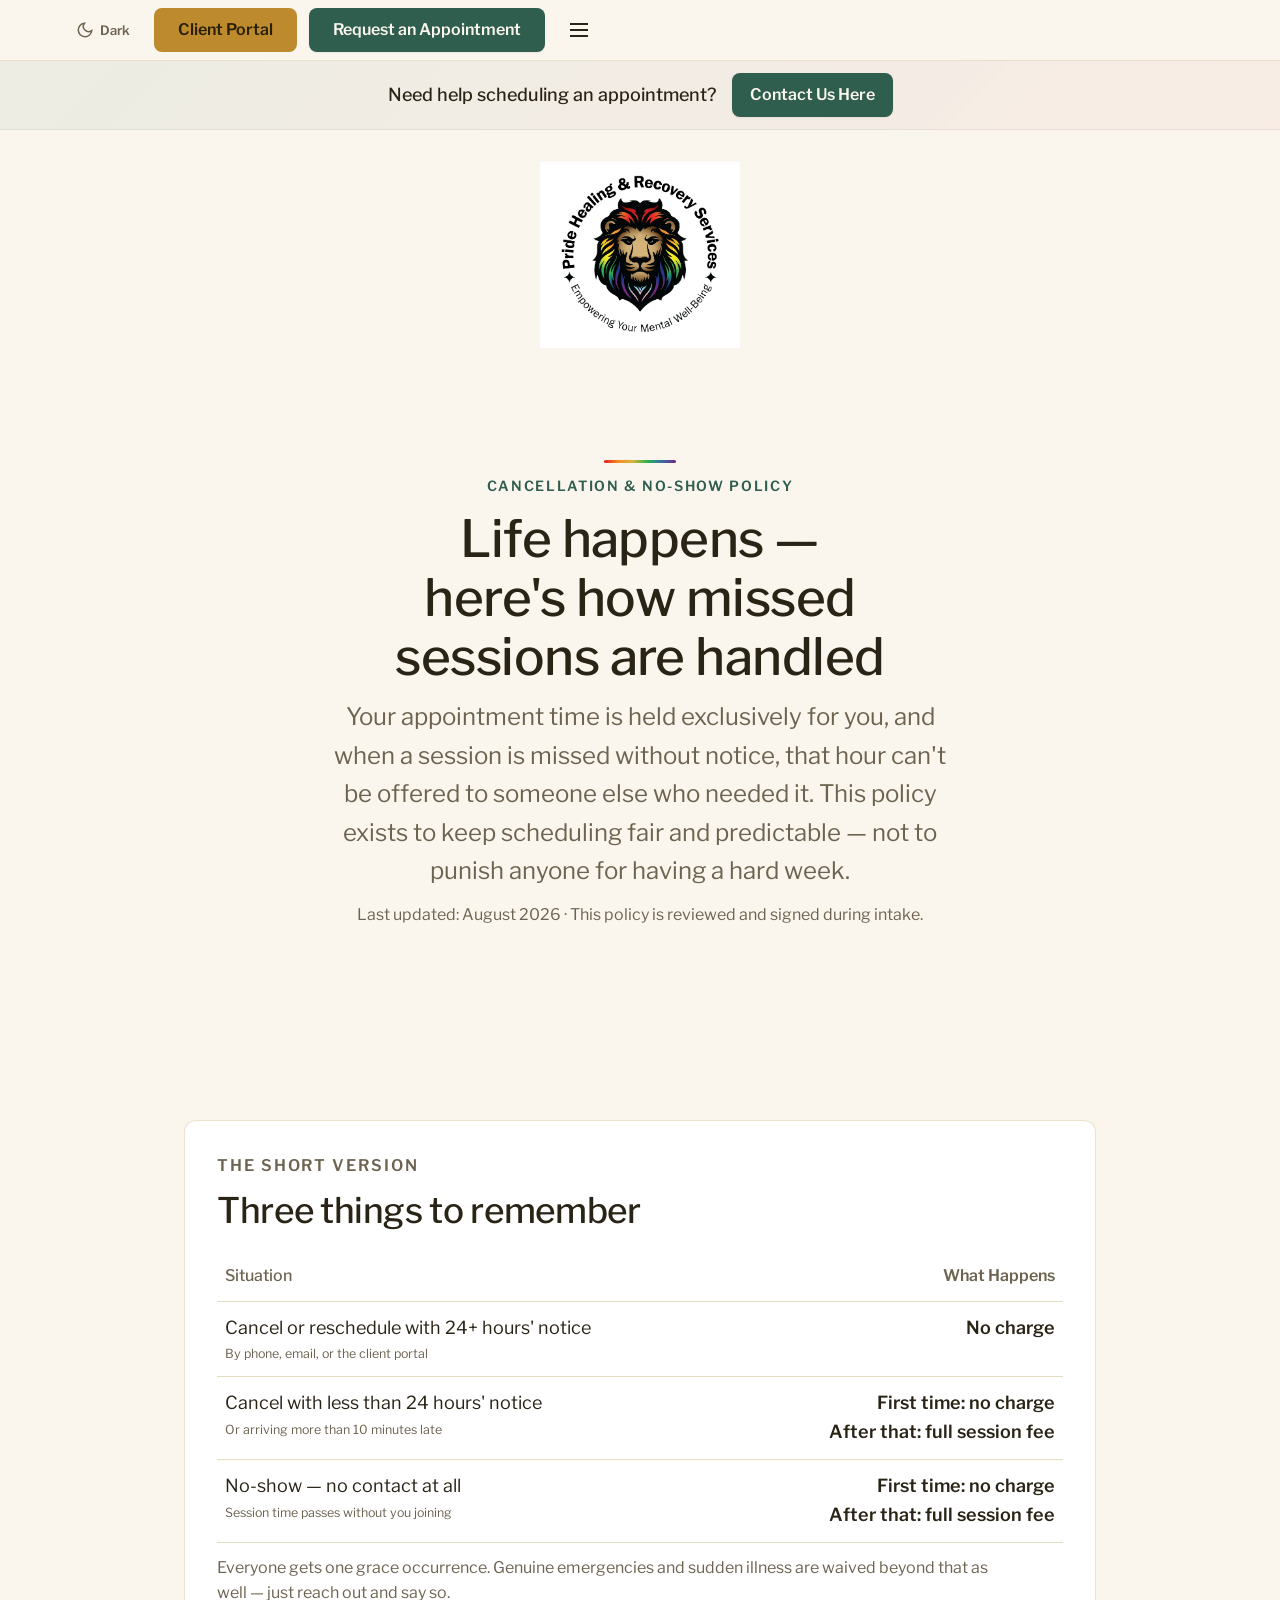
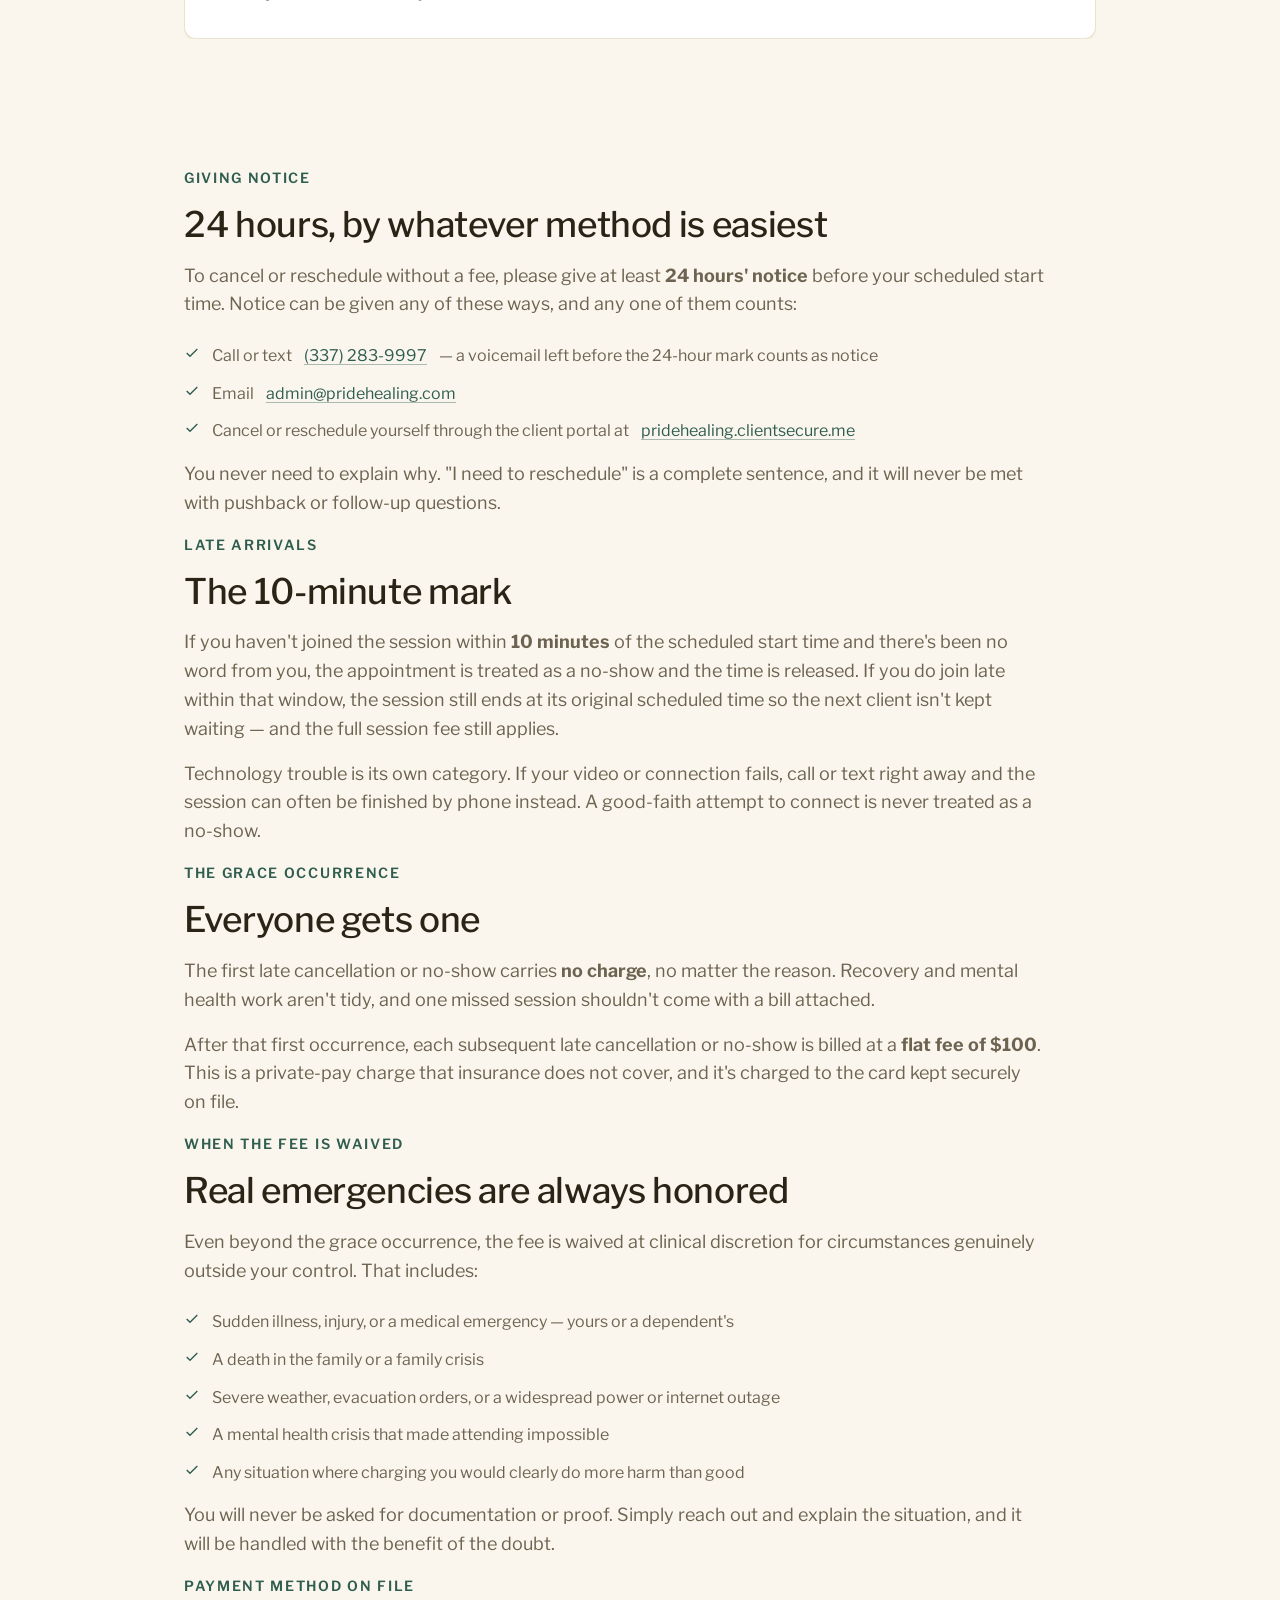
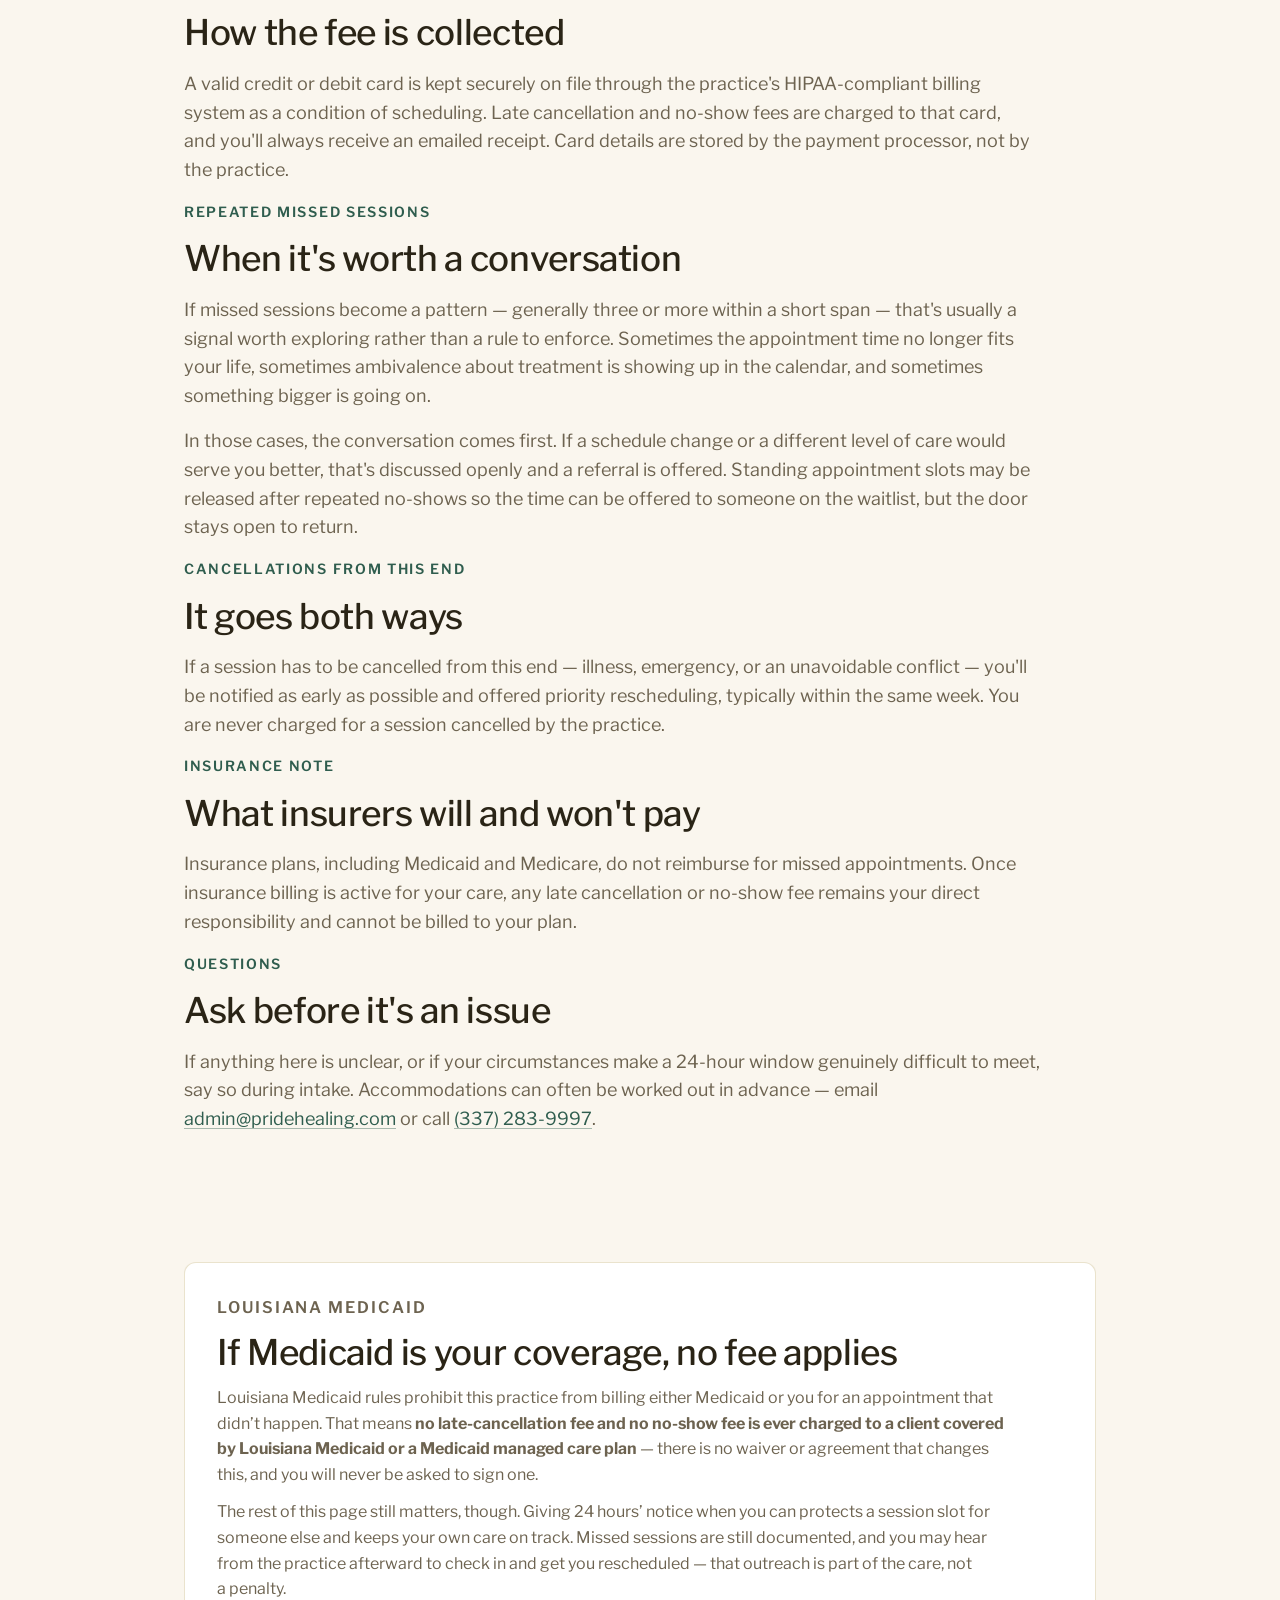
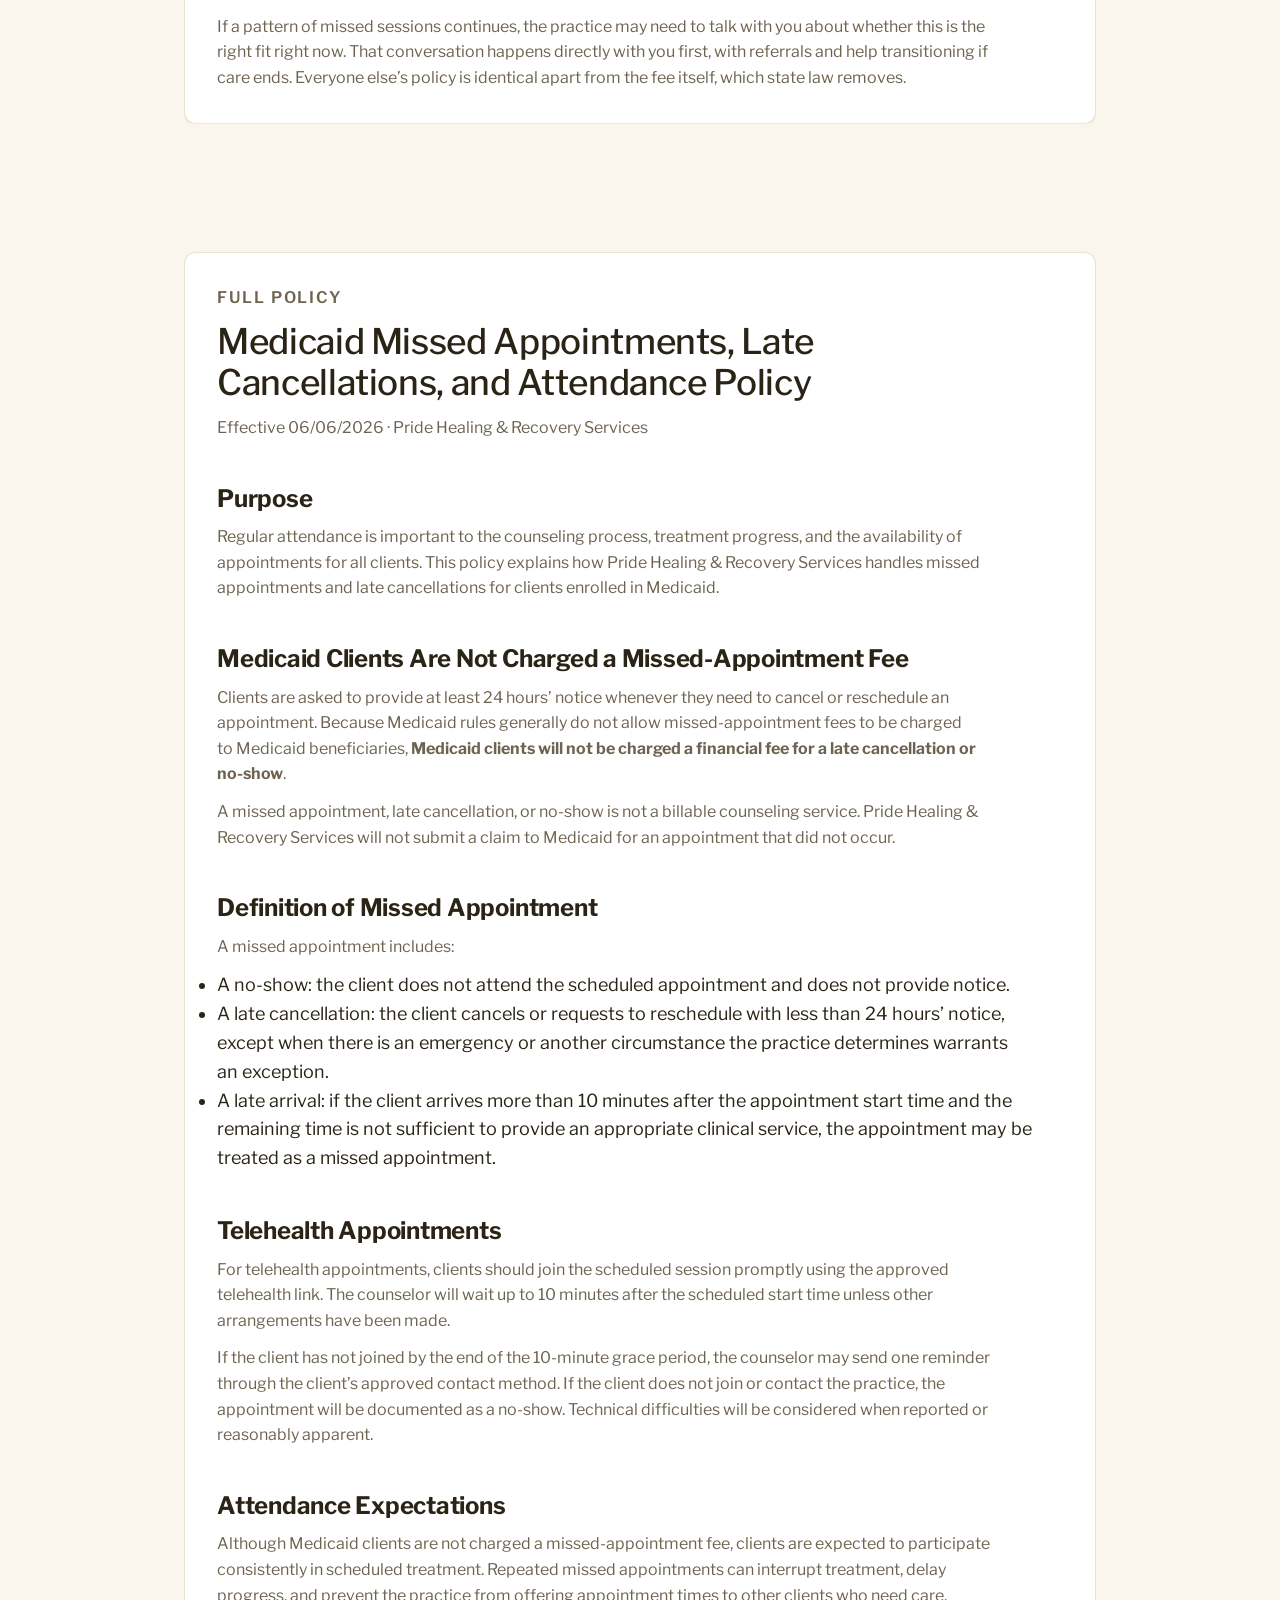
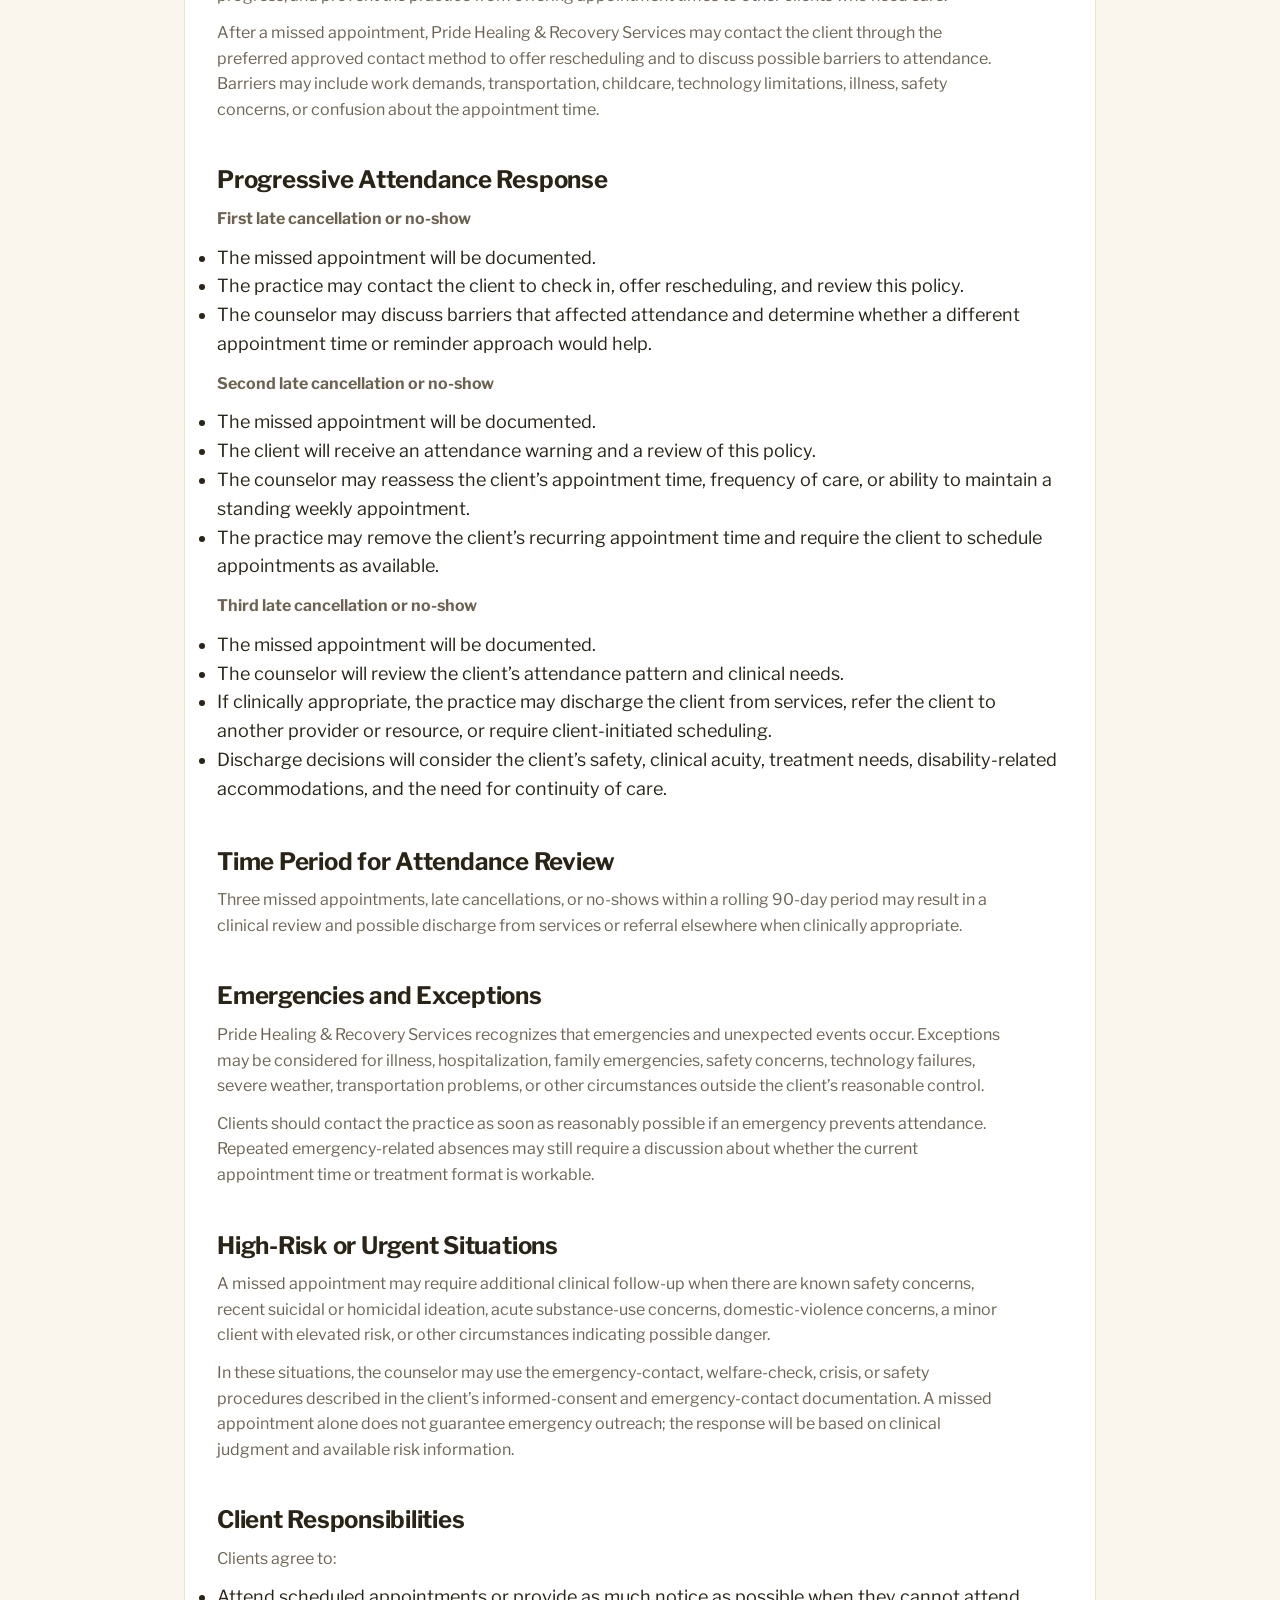
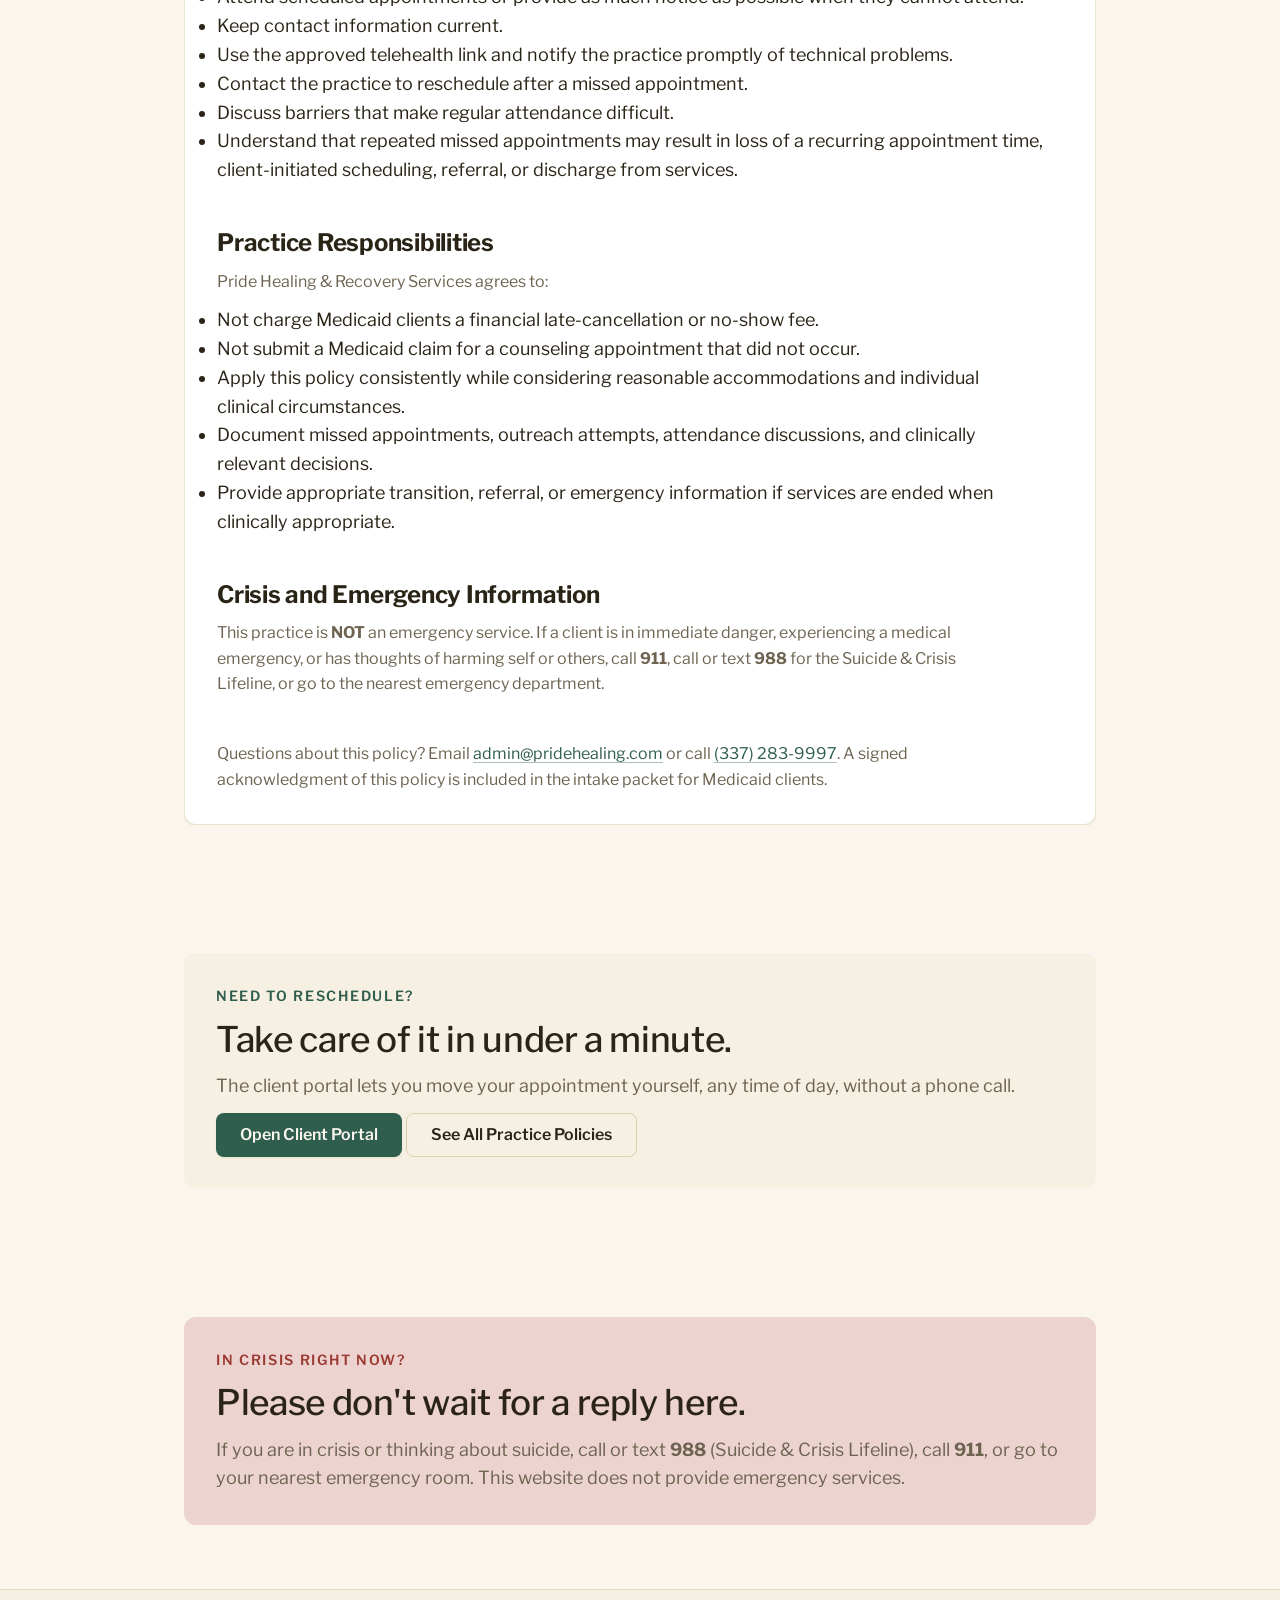
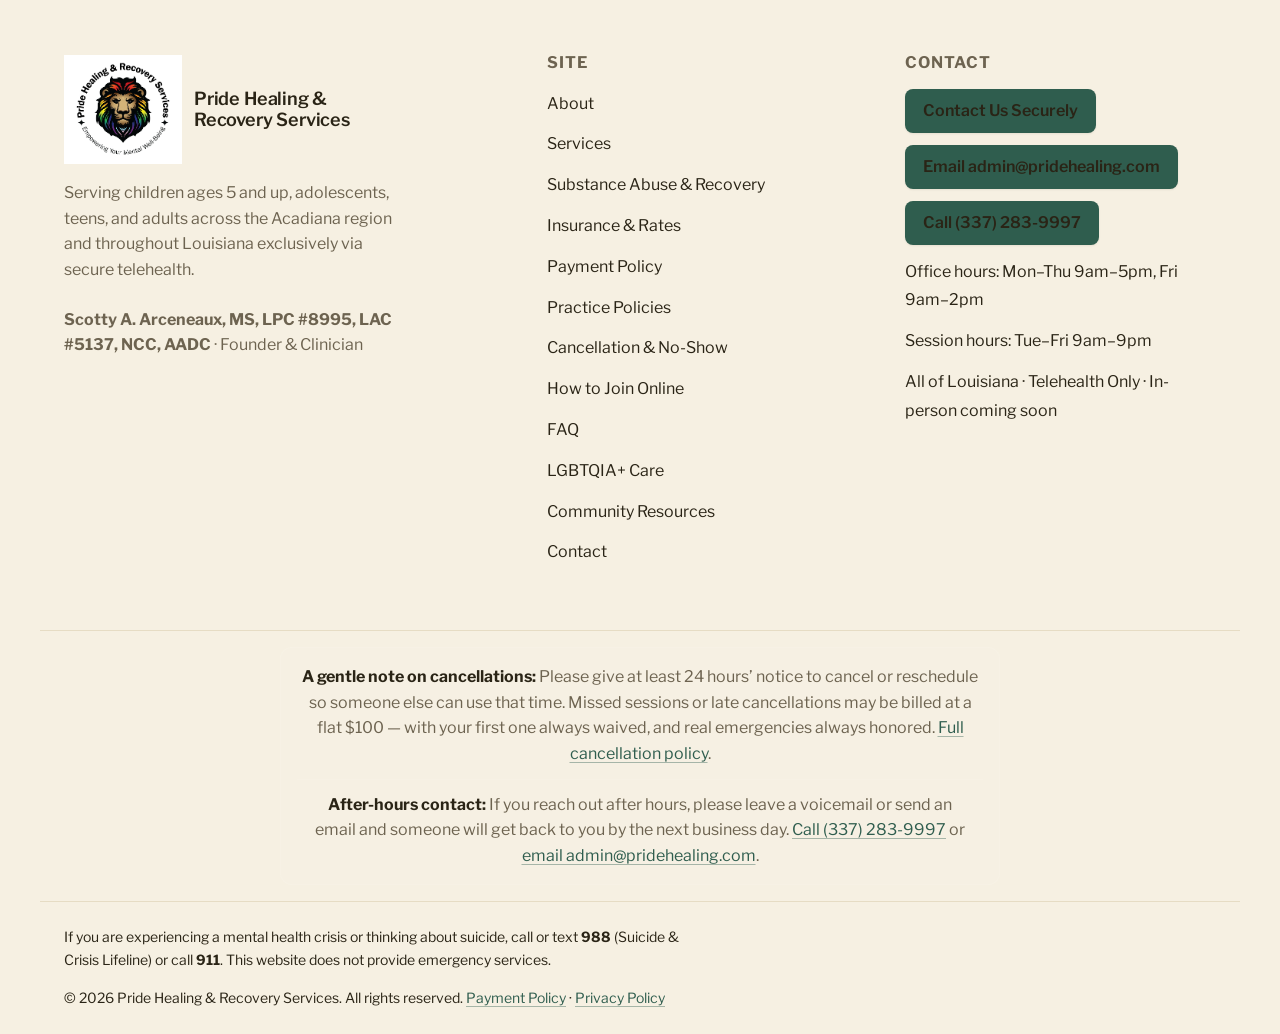
<file: cancellation-policy.html>
<!DOCTYPE html>
<html lang="en">
<head>
<meta charset="UTF-8" />
<meta name="viewport" content="width=device-width, initial-scale=1.0" />
<title>Cancellation &amp; No-Show Policy | Pride Healing &amp; Recovery Services</title>
<meta name="description" content="How missed and late-cancelled sessions are handled at Pride Healing &amp; Recovery Services, including the 24-hour window and Medicaid protections." />
<link rel="icon" type="image/png" sizes="32x32" href="./assets/favicon-32.png" />
<link rel="apple-touch-icon" href="./assets/favicon-180.png" />
<link rel="preconnect" href="https://fonts.googleapis.com" />
<link rel="preconnect" href="https://fonts.gstatic.com" crossorigin />
<link href="https://fonts.googleapis.com/css2?family=Libre+Franklin:wght@300;400;500;600;700;800&display=swap" rel="stylesheet" />
<link href="https://api.fontshare.com/v2/css?f[]=zodiak@400,500,600&display=swap" rel="stylesheet" />
<link rel="stylesheet" href="./base.css" />
<link rel="stylesheet" href="./style.css" />
</head>
<body>
<a href="#main" class="skip-link">Skip to content</a>

<header class="header" data-header>
  <div class="container header__inner">
    <a href="./index.html" class="brand brand--home" aria-label="Pride Healing and Recovery Services home">
      <span class="visually-hidden">Home</span>
    </a>
    <nav class="nav" aria-label="Primary">
      <ul class="nav__list" role="list">
        <li><a class="nav__link" href="./index.html">Home</a></li>
        <li><a class="nav__link" href="./about.html">About</a></li>
        <li><a class="nav__link" href="./services.html">Services</a></li>
        <li><a class="nav__link" href="./substance-abuse.html">Substance Abuse &amp; Recovery</a></li>
        <li><a class="nav__link" href="./insurance.html">Insurance &amp; Rates</a></li>
        <li><a class="nav__link" href="./faq.html">FAQ</a></li>
        <li><a class="nav__link" href="./lgbtqia.html">LGBTQIA+</a></li>
        <li><a class="nav__link" href="./resources.html">Resources</a></li>
        <li class="nav__item--menu">
          <button class="nav__link nav__link--menu" type="button" aria-expanded="false" aria-haspopup="true" data-nav-menu>Policies<svg class="nav__caret" width="10" height="6" viewBox="0 0 10 6" fill="none" stroke="currentColor" stroke-width="1.6" aria-hidden="true"><path d="M1 1l4 4 4-4"/></svg></button>
          <ul class="nav__submenu" role="list">
            <li><a href="./join-telehealth.html">How to Join Online</a></li>
            <li><a href="./practice-policies.html">Practice Policies</a></li>
            <li><a href="./cancellation-policy.html">Cancellation &amp; No-Show</a></li>
            <li><a href="./payment-policy.html">Payment Policy</a></li>
            <li><a href="./privacy-policy.html">Privacy Policy</a></li>
          </ul>
        </li>
        <li><a class="nav__link" href="./contact.html">Contact</a></li>
      </ul>
      <div class="nav__actions">
        <button class="theme-toggle" data-theme-toggle type="button" aria-label="Toggle dark mode" title="Switch between light and dark colors"><span class="theme-toggle__icon" aria-hidden="true"></span><span class="theme-toggle__text">Dark</span></button>
        <a class="btn btn--gold" href="https://pridehealing.clientsecure.me" target="_blank" rel="noopener noreferrer">Client Portal</a>
        <a class="btn btn--primary" href="https://pridehealing.clientsecure.me/request" target="_blank" rel="noopener noreferrer">Request an Appointment</a>
        <button class="nav-toggle" data-nav-open type="button" aria-label="Open menu" aria-expanded="false">
          <svg width="24" height="24" viewBox="0 0 24 24" fill="none" stroke="currentColor" stroke-width="2"><path d="M3 6h18M3 12h18M3 18h18"/></svg>
        </button>
      </div>
    </nav>
  </div>
</header>

<div class="scheduling-cta" role="region" aria-label="Scheduling help">
  <div class="container scheduling-cta__inner">
    <p class="scheduling-cta__text">Need help scheduling an appointment?</p>
    <a class="btn btn--primary btn--sm scheduling-cta__btn" href="./contact.html">Contact Us Here</a>
  </div>
</div>

<div class="mobile-nav" data-mobile-nav>
  <div class="mobile-nav__top">
    <span class="brand__name">Menu</span>
    <button data-nav-close type="button" aria-label="Close menu">
      <svg width="24" height="24" viewBox="0 0 24 24" fill="none" stroke="currentColor" stroke-width="2"><path d="M18 6 6 18M6 6l12 12"/></svg>
    </button>
  </div>
  <ul class="mobile-nav__list" role="list">
    <li><a href="./index.html">Home</a></li>
    <li><a href="./about.html">About</a></li>
    <li><a href="./services.html">Services</a></li>
    <li><a href="./substance-abuse.html">Substance Abuse &amp; Recovery</a></li>
    <li><a href="./insurance.html">Insurance &amp; Rates</a></li>
    <li><a href="./faq.html">FAQ</a></li>
    <li><a href="./lgbtqia.html">LGBTQIA+</a></li>
    <li><a href="./resources.html">Resources</a></li>
    <li><a href="./contact.html">Contact</a></li>
    <li class="mobile-nav__group"><span class="mobile-nav__grouplabel">Policies</span></li>
    <li><a href="./join-telehealth.html">How to Join Online</a></li>
    <li><a href="./practice-policies.html">Practice Policies</a></li>
    <li><a href="./cancellation-policy.html">Cancellation &amp; No-Show</a></li>
    <li><a href="./payment-policy.html">Payment Policy</a></li>
    <li><a href="./privacy-policy.html">Privacy Policy</a></li>
  </ul>
  <div class="mobile-nav__actions">
    <a class="btn btn--gold btn--full" href="https://pridehealing.clientsecure.me" target="_blank" rel="noopener noreferrer">Client Portal</a>
    <a class="btn btn--primary btn--full" href="https://pridehealing.clientsecure.me/request" target="_blank" rel="noopener noreferrer">Request an Appointment</a>
  </div>
</div>


<div class="site-logo">
  <a href="./index.html" class="site-logo__link" aria-label="Pride Healing and Recovery Services home">
    <img src="./assets/logo-badge.png" alt="Pride Healing &amp; Recovery Services emblem" width="613" height="569" loading="eager" />
  </a>
</div>

<main id="main">

  <section class="section--hero">
    <div class="container container--narrow">
      <div class="section-head" data-reveal>
        <span class="pride-rule" aria-hidden="true"></span>
        <p class="eyebrow">Cancellation &amp; No-Show Policy</p>
        <h1>Life happens — here's how missed sessions are handled</h1>
        <p class="lede">Your appointment time is held exclusively for you, and when a session is missed without notice, that hour can't be offered to someone else who needed it. This policy exists to keep scheduling fair and predictable — not to punish anyone for having a hard week.</p>
        <p class="muted" style="font-size:var(--text-sm);">Last updated: August 2026 &middot; This policy is reviewed and signed during intake.</p>
      </div>
    </div>
  </section>

  <section class="section--tight">
    <div class="container container--narrow">
      <div class="card" data-reveal>
        <p class="eyebrow">The Short Version</p>
        <h2>Three things to remember</h2>
        <table class="fee-table">
          <thead>
            <tr>
              <th scope="col">Situation</th>
              <th scope="col">What Happens</th>
            </tr>
          </thead>
          <tbody>
            <tr>
              <td>Cancel or reschedule with 24+ hours' notice<span class="fee-table__note">By phone, email, or the client portal</span></td>
              <td>No charge</td>
            </tr>
            <tr>
              <td>Cancel with less than 24 hours' notice<span class="fee-table__note">Or arriving more than 10 minutes late</span></td>
              <td>First time: no charge<br />After that: full session fee</td>
            </tr>
            <tr>
              <td>No-show &mdash; no contact at all<span class="fee-table__note">Session time passes without you joining</span></td>
              <td>First time: no charge<br />After that: full session fee</td>
            </tr>
          </tbody>
        </table>
        <p class="muted" style="font-size:var(--text-sm);">Everyone gets one grace occurrence. Genuine emergencies and sudden illness are waived beyond that as well &mdash; just reach out and say so.</p>
      </div>
    </div>
  </section>

  <section class="section--tight">
    <div class="container container--narrow">
      <div class="split" data-reveal style="grid-template-columns: 1fr;">
        <div class="split__content" style="max-width:none;">

          <p class="eyebrow">Giving Notice</p>
          <h2>24 hours, by whatever method is easiest</h2>
          <p class="muted">To cancel or reschedule without a fee, please give at least <strong>24 hours' notice</strong> before your scheduled start time. Notice can be given any of these ways, and any one of them counts:</p>
          <ul role="list">
            <li><svg class="icon" viewBox="0 0 24 24" fill="none" stroke="currentColor" stroke-width="2"><path d="M20 6 9 17l-5-5"/></svg>Call or text <a class="underline-link" href="tel:+13372839997">(337) 283-9997</a> &mdash; a voicemail left before the 24-hour mark counts as notice</li>
            <li><svg class="icon" viewBox="0 0 24 24" fill="none" stroke="currentColor" stroke-width="2"><path d="M20 6 9 17l-5-5"/></svg>Email <a class="underline-link" href="mailto:admin@pridehealing.com">admin@pridehealing.com</a></li>
            <li><svg class="icon" viewBox="0 0 24 24" fill="none" stroke="currentColor" stroke-width="2"><path d="M20 6 9 17l-5-5"/></svg>Cancel or reschedule yourself through the client portal at <a class="underline-link" href="https://pridehealing.clientsecure.me" target="_blank" rel="noopener">pridehealing.clientsecure.me</a></li>
          </ul>
          <p class="muted">You never need to explain why. "I need to reschedule" is a complete sentence, and it will never be met with pushback or follow-up questions.</p>

          <p class="eyebrow">Late Arrivals</p>
          <h2>The 10-minute mark</h2>
          <p class="muted">If you haven't joined the session within <strong>10 minutes</strong> of the scheduled start time and there's been no word from you, the appointment is treated as a no-show and the time is released. If you do join late within that window, the session still ends at its original scheduled time so the next client isn't kept waiting &mdash; and the full session fee still applies.</p>
          <p class="muted">Technology trouble is its own category. If your video or connection fails, call or text right away and the session can often be finished by phone instead. A good-faith attempt to connect is never treated as a no-show.</p>

          <p class="eyebrow">The Grace Occurrence</p>
          <h2>Everyone gets one</h2>
          <p class="muted">The first late cancellation or no-show carries <strong>no charge</strong>, no matter the reason. Recovery and mental health work aren't tidy, and one missed session shouldn't come with a bill attached.</p>
          <p class="muted">After that first occurrence, each subsequent late cancellation or no-show is billed at a <strong>flat fee of $100</strong>. This is a private-pay charge that insurance does not cover, and it's charged to the card kept securely on file.</p>

          <p class="eyebrow">When the Fee Is Waived</p>
          <h2>Real emergencies are always honored</h2>
          <p class="muted">Even beyond the grace occurrence, the fee is waived at clinical discretion for circumstances genuinely outside your control. That includes:</p>
          <ul role="list">
            <li><svg class="icon" viewBox="0 0 24 24" fill="none" stroke="currentColor" stroke-width="2"><path d="M20 6 9 17l-5-5"/></svg>Sudden illness, injury, or a medical emergency &mdash; yours or a dependent's</li>
            <li><svg class="icon" viewBox="0 0 24 24" fill="none" stroke="currentColor" stroke-width="2"><path d="M20 6 9 17l-5-5"/></svg>A death in the family or a family crisis</li>
            <li><svg class="icon" viewBox="0 0 24 24" fill="none" stroke="currentColor" stroke-width="2"><path d="M20 6 9 17l-5-5"/></svg>Severe weather, evacuation orders, or a widespread power or internet outage</li>
            <li><svg class="icon" viewBox="0 0 24 24" fill="none" stroke="currentColor" stroke-width="2"><path d="M20 6 9 17l-5-5"/></svg>A mental health crisis that made attending impossible</li>
            <li><svg class="icon" viewBox="0 0 24 24" fill="none" stroke="currentColor" stroke-width="2"><path d="M20 6 9 17l-5-5"/></svg>Any situation where charging you would clearly do more harm than good</li>
          </ul>
          <p class="muted">You will never be asked for documentation or proof. Simply reach out and explain the situation, and it will be handled with the benefit of the doubt.</p>

          <p class="eyebrow">Payment Method on File</p>
          <h2>How the fee is collected</h2>
          <p class="muted">A valid credit or debit card is kept securely on file through the practice's HIPAA-compliant billing system as a condition of scheduling. Late cancellation and no-show fees are charged to that card, and you'll always receive an emailed receipt. Card details are stored by the payment processor, not by the practice.</p>

          <p class="eyebrow">Repeated Missed Sessions</p>
          <h2>When it's worth a conversation</h2>
          <p class="muted">If missed sessions become a pattern &mdash; generally three or more within a short span &mdash; that's usually a signal worth exploring rather than a rule to enforce. Sometimes the appointment time no longer fits your life, sometimes ambivalence about treatment is showing up in the calendar, and sometimes something bigger is going on.</p>
          <p class="muted">In those cases, the conversation comes first. If a schedule change or a different level of care would serve you better, that's discussed openly and a referral is offered. Standing appointment slots may be released after repeated no-shows so the time can be offered to someone on the waitlist, but the door stays open to return.</p>

          <p class="eyebrow">Cancellations From This End</p>
          <h2>It goes both ways</h2>
          <p class="muted">If a session has to be cancelled from this end &mdash; illness, emergency, or an unavoidable conflict &mdash; you'll be notified as early as possible and offered priority rescheduling, typically within the same week. You are never charged for a session cancelled by the practice.</p>

          <p class="eyebrow">Insurance Note</p>
          <h2>What insurers will and won't pay</h2>
          <p class="muted">Insurance plans, including Medicaid and Medicare, do not reimburse for missed appointments. Once insurance billing is active for your care, any late cancellation or no-show fee remains your direct responsibility and cannot be billed to your plan.</p>

          <p class="eyebrow">Questions</p>
          <h2>Ask before it's an issue</h2>
          <p class="muted">If anything here is unclear, or if your circumstances make a 24-hour window genuinely difficult to meet, say so during intake. Accommodations can often be worked out in advance &mdash; email <a class="underline-link" href="mailto:admin@pridehealing.com">admin@pridehealing.com</a> or call <a class="underline-link" href="tel:+13372839997">(337) 283-9997</a>.</p>

        </div>
      </div>
    </div>
  </section>

    <section class="section--tight">
    <div class="container container--narrow">
      <div class="card" data-reveal>
        <p class="eyebrow">Louisiana Medicaid</p>
        <h2>If Medicaid is your coverage, no fee applies</h2>
        <p>Louisiana Medicaid rules prohibit this practice from billing either Medicaid or you for an appointment that didn&rsquo;t happen. That means <strong>no late-cancellation fee and no no-show fee is ever charged to a client covered by Louisiana Medicaid or a Medicaid managed care plan</strong> &mdash; there is no waiver or agreement that changes this, and you will never be asked to sign one.</p>
        <p>The rest of this page still matters, though. Giving 24 hours&rsquo; notice when you can protects a session slot for someone else and keeps your own care on track. Missed sessions are still documented, and you may hear from the practice afterward to check in and get you rescheduled &mdash; that outreach is part of the care, not a penalty.</p>
        <p class="muted" style="font-size:var(--text-sm);">If a pattern of missed sessions continues, the practice may need to talk with you about whether this is the right fit right now. That conversation happens directly with you first, with referrals and help transitioning if care ends. Everyone else&rsquo;s policy is identical apart from the fee itself, which state law removes.</p>
      </div>
    </div>
  </section>

  <section class="section--tight" id="medicaid-attendance-policy">
    <div class="container container--narrow">
      <div class="card" data-reveal>
        <p class="eyebrow">Full Policy</p>
        <h2>Medicaid Missed Appointments, Late Cancellations, and Attendance Policy</h2>
        <p class="muted" style="font-size:var(--text-sm);">Effective 06/06/2026 &middot; Pride Healing &amp; Recovery Services</p>

        <h3 style="margin-top:2rem;">Purpose</h3>
        <p>Regular attendance is important to the counseling process, treatment progress, and the availability of appointments for all clients. This policy explains how Pride Healing &amp; Recovery Services handles missed appointments and late cancellations for clients enrolled in Medicaid.</p>

        <h3 style="margin-top:2rem;">Medicaid Clients Are Not Charged a Missed-Appointment Fee</h3>
        <p>Clients are asked to provide at least 24 hours&rsquo; notice whenever they need to cancel or reschedule an appointment. Because Medicaid rules generally do not allow missed-appointment fees to be charged to Medicaid beneficiaries, <strong>Medicaid clients will not be charged a financial fee for a late cancellation or no-show</strong>.</p>
        <p>A missed appointment, late cancellation, or no-show is not a billable counseling service. Pride Healing &amp; Recovery Services will not submit a claim to Medicaid for an appointment that did not occur.</p>

        <h3 style="margin-top:2rem;">Definition of Missed Appointment</h3>
        <p>A missed appointment includes:</p>
        <ul>
          <li>A no-show: the client does not attend the scheduled appointment and does not provide notice.</li>
          <li>A late cancellation: the client cancels or requests to reschedule with less than 24 hours&rsquo; notice, except when there is an emergency or another circumstance the practice determines warrants an exception.</li>
          <li>A late arrival: if the client arrives more than 10 minutes after the appointment start time and the remaining time is not sufficient to provide an appropriate clinical service, the appointment may be treated as a missed appointment.</li>
        </ul>

        <h3 style="margin-top:2rem;">Telehealth Appointments</h3>
        <p>For telehealth appointments, clients should join the scheduled session promptly using the approved telehealth link. The counselor will wait up to 10 minutes after the scheduled start time unless other arrangements have been made.</p>
        <p>If the client has not joined by the end of the 10-minute grace period, the counselor may send one reminder through the client&rsquo;s approved contact method. If the client does not join or contact the practice, the appointment will be documented as a no-show. Technical difficulties will be considered when reported or reasonably apparent.</p>

        <h3 style="margin-top:2rem;">Attendance Expectations</h3>
        <p>Although Medicaid clients are not charged a missed-appointment fee, clients are expected to participate consistently in scheduled treatment. Repeated missed appointments can interrupt treatment, delay progress, and prevent the practice from offering appointment times to other clients who need care.</p>
        <p>After a missed appointment, Pride Healing &amp; Recovery Services may contact the client through the preferred approved contact method to offer rescheduling and to discuss possible barriers to attendance. Barriers may include work demands, transportation, childcare, technology limitations, illness, safety concerns, or confusion about the appointment time.</p>

        <h3 style="margin-top:2rem;">Progressive Attendance Response</h3>
        <p><strong>First late cancellation or no-show</strong></p>
        <ul>
          <li>The missed appointment will be documented.</li>
          <li>The practice may contact the client to check in, offer rescheduling, and review this policy.</li>
          <li>The counselor may discuss barriers that affected attendance and determine whether a different appointment time or reminder approach would help.</li>
        </ul>
        <p><strong>Second late cancellation or no-show</strong></p>
        <ul>
          <li>The missed appointment will be documented.</li>
          <li>The client will receive an attendance warning and a review of this policy.</li>
          <li>The counselor may reassess the client&rsquo;s appointment time, frequency of care, or ability to maintain a standing weekly appointment.</li>
          <li>The practice may remove the client&rsquo;s recurring appointment time and require the client to schedule appointments as available.</li>
        </ul>
        <p><strong>Third late cancellation or no-show</strong></p>
        <ul>
          <li>The missed appointment will be documented.</li>
          <li>The counselor will review the client&rsquo;s attendance pattern and clinical needs.</li>
          <li>If clinically appropriate, the practice may discharge the client from services, refer the client to another provider or resource, or require client-initiated scheduling.</li>
          <li>Discharge decisions will consider the client&rsquo;s safety, clinical acuity, treatment needs, disability-related accommodations, and the need for continuity of care.</li>
        </ul>

        <h3 style="margin-top:2rem;">Time Period for Attendance Review</h3>
        <p>Three missed appointments, late cancellations, or no-shows within a rolling 90-day period may result in a clinical review and possible discharge from services or referral elsewhere when clinically appropriate.</p>

        <h3 style="margin-top:2rem;">Emergencies and Exceptions</h3>
        <p>Pride Healing &amp; Recovery Services recognizes that emergencies and unexpected events occur. Exceptions may be considered for illness, hospitalization, family emergencies, safety concerns, technology failures, severe weather, transportation problems, or other circumstances outside the client&rsquo;s reasonable control.</p>
        <p>Clients should contact the practice as soon as reasonably possible if an emergency prevents attendance. Repeated emergency-related absences may still require a discussion about whether the current appointment time or treatment format is workable.</p>

        <h3 style="margin-top:2rem;">High-Risk or Urgent Situations</h3>
        <p>A missed appointment may require additional clinical follow-up when there are known safety concerns, recent suicidal or homicidal ideation, acute substance-use concerns, domestic-violence concerns, a minor client with elevated risk, or other circumstances indicating possible danger.</p>
        <p>In these situations, the counselor may use the emergency-contact, welfare-check, crisis, or safety procedures described in the client&rsquo;s informed-consent and emergency-contact documentation. A missed appointment alone does not guarantee emergency outreach; the response will be based on clinical judgment and available risk information.</p>

        <h3 style="margin-top:2rem;">Client Responsibilities</h3>
        <p>Clients agree to:</p>
        <ul>
          <li>Attend scheduled appointments or provide as much notice as possible when they cannot attend.</li>
          <li>Keep contact information current.</li>
          <li>Use the approved telehealth link and notify the practice promptly of technical problems.</li>
          <li>Contact the practice to reschedule after a missed appointment.</li>
          <li>Discuss barriers that make regular attendance difficult.</li>
          <li>Understand that repeated missed appointments may result in loss of a recurring appointment time, client-initiated scheduling, referral, or discharge from services.</li>
        </ul>

        <h3 style="margin-top:2rem;">Practice Responsibilities</h3>
        <p>Pride Healing &amp; Recovery Services agrees to:</p>
        <ul>
          <li>Not charge Medicaid clients a financial late-cancellation or no-show fee.</li>
          <li>Not submit a Medicaid claim for a counseling appointment that did not occur.</li>
          <li>Apply this policy consistently while considering reasonable accommodations and individual clinical circumstances.</li>
          <li>Document missed appointments, outreach attempts, attendance discussions, and clinically relevant decisions.</li>
          <li>Provide appropriate transition, referral, or emergency information if services are ended when clinically appropriate.</li>
        </ul>

        <h3 style="margin-top:2rem;">Crisis and Emergency Information</h3>
        <p>This practice is <strong>NOT</strong> an emergency service. If a client is in immediate danger, experiencing a medical emergency, or has thoughts of harming self or others, call <strong>911</strong>, call or text <strong>988</strong> for the Suicide &amp; Crisis Lifeline, or go to the nearest emergency department.</p>

        <p class="muted" style="font-size:var(--text-sm); margin-top:2rem;">Questions about this policy? Email <a class="underline-link" href="mailto:admin@pridehealing.com">admin@pridehealing.com</a> or call <a class="underline-link" href="tel:+13372839997">(337) 283-9997</a>. A signed acknowledgment of this policy is included in the intake packet for Medicaid clients.</p>
      </div>
    </div>
  </section>

  <section class="section--tight">
    <div class="container container--narrow">
      <div class="callout" data-reveal>
        <p class="eyebrow">Need to Reschedule?</p>
        <h2>Take care of it in under a minute.</h2>
        <p class="muted">The client portal lets you move your appointment yourself, any time of day, without a phone call.</p>
        <div>
          <a href="https://pridehealing.clientsecure.me" class="btn btn--primary" target="_blank" rel="noopener">Open Client Portal</a>
          <a href="./practice-policies.html" class="btn btn--outline">See All Practice Policies</a>
        </div>
      </div>
    </div>
  </section>

  <section class="section--tight">
    <div class="container container--narrow">
      <div class="callout callout--crisis" data-reveal>
        <p class="eyebrow">In Crisis Right Now?</p>
        <h2>Please don't wait for a reply here.</h2>
        <p class="muted">If you are in crisis or thinking about suicide, call or text <strong>988</strong> (Suicide &amp; Crisis Lifeline), call <strong>911</strong>, or go to your nearest emergency room. This website does not provide emergency services.</p>
      </div>
    </div>
  </section>


  </main>

<footer class="footer">
  <div class="container footer__top">
    <div class="footer__brand">
      <a href="./index.html" class="brand brand--badge">
        <span class="brand__mark brand__mark--badge"><img src="./assets/logo-badge.png" alt="Pride Healing &amp; Recovery Services emblem" width="613" height="569" /></span>
        <span class="brand__wordmark">Pride Healing &amp;<br />Recovery Services</span>
      </a>
      <p class="muted" style="font-size:var(--text-sm);">Serving children ages 5 and up, adolescents, teens, and adults across the Acadiana region and throughout Louisiana exclusively via secure telehealth.</p>
      <p class="muted" style="font-size:var(--text-sm); margin-top:var(--space-2);"><strong>Scotty A. Arceneaux, MS, LPC #8995, LAC #5137, NCC, AADC</strong> &middot; Founder &amp; Clinician</p>
    </div>
    <div class="footer__col">
      <h4>Site</h4>
      <ul role="list">
        <li><a href="./about.html">About</a></li>
        <li><a href="./services.html">Services</a></li>
        <li><a href="./substance-abuse.html">Substance Abuse &amp; Recovery</a></li>
    <li><a href="./insurance.html">Insurance &amp; Rates</a></li>
        <li><a href="./payment-policy.html">Payment Policy</a></li>
        <li><a href="./practice-policies.html">Practice Policies</a></li>
        <li><a href="./cancellation-policy.html">Cancellation &amp; No-Show</a></li>
        <li><a href="./join-telehealth.html">How to Join Online</a></li>
        <li><a href="./faq.html">FAQ</a></li>
        <li><a href="./lgbtqia.html">LGBTQIA+ Care</a></li>
        <li><a href="./resources.html">Community Resources</a></li>
        <li><a href="./contact.html">Contact</a></li>
      </ul>
    </div>
    <div class="footer__col">
      <h4>Contact</h4>
      <ul role="list">
        <li><a class="btn btn--primary btn--sm" href="https://pridehealing.clientsecure.me/contact-widget" target="_blank" rel="noopener noreferrer">Contact Us Securely</a></li>
        <li><a class="btn btn--primary btn--sm" href="mailto:admin@pridehealing.com">Email admin@pridehealing.com</a></li>
        <li><a class="btn btn--primary btn--sm" href="tel:+13372839997">Call (337) 283-9997</a></li>
        <li><span class="muted" style="font-size:var(--text-sm);">Office hours: Mon&ndash;Thu 9am&ndash;5pm, Fri 9am&ndash;2pm</span></li>
        <li><span class="muted" style="font-size:var(--text-sm);">Session hours: Tue&ndash;Fri 9am&ndash;9pm</span></li>
        <li><span class="muted" style="font-size:var(--text-sm);">All of Louisiana &middot; Telehealth Only &middot; In-person coming soon</span></li>
      </ul>
    </div>
  </div>
  <div class="container footer__bottom footer__bottom--practice-info">
    <div class="footer__practice-info">
      <p class="footer__practice-info-item"><strong>A gentle note on cancellations:</strong> Please give at least 24 hours’ notice to cancel or reschedule so someone else can use that time. Missed sessions or late cancellations may be billed at a flat $100 — with your first one always waived, and real emergencies always honored. <a class="underline-link" href="./cancellation-policy.html">Full cancellation policy</a>.</p>
      <p class="footer__practice-info-item"><strong>After-hours contact:</strong> If you reach out after hours, please leave a voicemail or send an email and someone will get back to you by the next business day. <a class="underline-link" href="tel:+13372839997">Call (337) 283-9997</a> or <a class="underline-link" href="mailto:admin@pridehealing.com">email admin@pridehealing.com</a>.</p>
    </div>
  </div>
  <div class="container footer__bottom">
    <p class="footer__legal">If you are experiencing a mental health crisis or thinking about suicide, call or text <strong>988</strong> (Suicide &amp; Crisis Lifeline) or call <strong>911</strong>. This website does not provide emergency services.</p>
    <p>&copy; 2026 Pride Healing &amp; Recovery Services. All rights reserved. <a class="underline-link" href="./payment-policy.html" aria-current="page">Payment Policy</a> &middot; <a class="underline-link" href="./privacy-policy.html">Privacy Policy</a></p>
  </div>
</footer>
<script src="./app.js" defer></script>
<script data-pplx-inline-edit>
(function () {
  if (window === window.top) return;

  const allowedParentOrigins = ["https://www.perplexity.ai","https://perplexity.ai","https://testing.perplexity.ai","https://staging.perplexity.ai","https://*.preview.i.perplexity.ai","http://perplexity.localhost","http://localhost:1420","http://127.0.0.1:1420","http://localhost:3000","http://127.0.0.1:3000","http://localhost:5173","http://127.0.0.1:5173"];
  const MAX_FONT_BYTES = 500 * 1024;
  const MAX_TOTAL_FONT_BYTES = 2 * 1024 * 1024;
  let scrollForwarding = false;
  let scrollRaf = 0;
  let trustedTopOrigin = null;

  // Allow entries like "https://*.preview.i.perplexity.ai" — the wildcard
  // matches a single DNS label (no dots), so "https://*.foo" cannot stretch
  // across multiple labels.
  function matchesAllowedOrigin(origin) {
    if (!origin) return false;
    for (const entry of allowedParentOrigins) {
      if (!entry.includes("*")) {
        if (entry === origin) return true;
        continue;
      }
      const pattern = new RegExp(
        "^" +
          entry.replace(/[.+?^${}()|[\]\\]/g, "\\$&").replace(/\*/g, "[^.]+") +
          "$",
      );
      if (pattern.test(origin)) return true;
    }
    return false;
  }

  // Trust decision: when the sender is same-origin-visible (event.origin is a
  // real origin like https://www.perplexity.ai) we trust event.origin directly.
  // When event.origin is "null" (opaque broker srcdoc), we fall back to the
  // broker's stamped `parentOrigin` to identify the top window. The fallback
  // is claim-only — we rely on the browser's native `targetOrigin` enforcement
  // on the response path (see postToTrustedTop) to ensure replies can't be
  // delivered to anyone but the actual top window of that claimed origin.
  function getTrustedParentOrigin(event) {
    const forwardedParentOrigin =
      typeof event.data.parentOrigin === "string" ? event.data.parentOrigin : null;
    const parentOrigin = event.origin === "null" ? forwardedParentOrigin : event.origin;
    return matchesAllowedOrigin(parentOrigin) ? parentOrigin : null;
  }

  // All responses go to window.top with targetOrigin = the allowlisted origin.
  // An attacker that iframes us inside their own null-origin broker can claim
  // any parentOrigin they like, but the browser will drop the reply whenever
  // the real top's origin doesn't match — so the screenshot never leaves.
  function postToTrustedTop(message) {
    if (!trustedTopOrigin) return;
    try {
      window.top.postMessage(message, trustedTopOrigin);
    } catch (_error) {}
  }

  function inlineAll(original, clone) {
    if (original.nodeType !== 1 || clone.nodeType !== 1) return;

    try {
      const computedStyle = getComputedStyle(original);
      // cssText on a computed style is the serialized declaration in modern
      // Chromium/Safari — a single read beats enumerating ~400 longhand
      // properties. Firefox returns "" here, so we fall back on empty.
      const serialized = computedStyle.cssText;
      if (serialized) {
        clone.style.cssText = serialized;
      } else {
        const parts = new Array(computedStyle.length);
        for (let index = 0; index < computedStyle.length; index += 1) {
          const property = computedStyle[index];
          parts[index] = `${property}:${computedStyle.getPropertyValue(property)};`;
        }
        clone.style.cssText = parts.join("");
      }
    } catch (_error) {}

    const originalChildren = original.children;
    const clonedChildren = clone.children;
    for (
      let index = 0;
      index < originalChildren.length && index < clonedChildren.length;
      index += 1
    ) {
      inlineAll(originalChildren[index], clonedChildren[index]);
    }
  }

  function extractFontUrl(srcValue) {
    const matches = [
      ...srcValue.matchAll(
        /url\(["']?([^"')]+)["']?\)(?:\s*format\(["']?([^"')]+)["']?\))?/gi,
      ),
    ];
    if (matches.length === 0) return null;
    const woff2 = matches.find((m) => m[2] && m[2].toLowerCase().includes("woff2"));
    if (woff2) return woff2[1];
    const woff = matches.find((m) => m[2] && m[2].toLowerCase().includes("woff"));
    if (woff) return woff[1];
    return matches[0][1];
  }

  // Cache resolved font URL -> data URI across captures. Fonts on a page
  // essentially never change, and a batch run emits multiple captures back to
  // back — without this we'd refetch + re-base64 every time.
  const fontDataUriCache = new Map();
  const SRC_DECLARATION_RE = /src\s*:\s*[^;}]+/i;

  async function fetchAsDataUri(url) {
    if (fontDataUriCache.has(url)) return fontDataUriCache.get(url);
    let dataUri = null;
    try {
      const response = await fetch(url, { mode: "cors", credentials: "omit" });
      if (response.ok) {
        const blob = await response.blob();
        if (blob.size <= MAX_FONT_BYTES) {
          dataUri = await new Promise((resolve) => {
            const reader = new FileReader();
            reader.onloadend = () =>
              resolve(typeof reader.result === "string" ? reader.result : null);
            reader.onerror = () => resolve(null);
            reader.readAsDataURL(blob);
          });
        }
      }
    } catch (_error) {
      dataUri = null;
    }
    fontDataUriCache.set(url, dataUri);
    return dataUri;
  }

  function collectFontFaceRuleTexts() {
    const rules = [];
    for (const sheet of document.styleSheets) {
      let cssRules;
      try {
        cssRules = sheet.cssRules;
      } catch (_error) {
        continue;
      }
      if (!cssRules) continue;
      for (const rule of cssRules) {
        const cssText = rule.cssText || "";
        if (cssText.startsWith("@font-face")) rules.push(cssText);
      }
    }
    return rules;
  }

  async function buildInlinedFontCss() {
    const ruleTexts = collectFontFaceRuleTexts();
    if (ruleTexts.length === 0) return null;

    const resolved = ruleTexts.map((cssText) => {
      if (!SRC_DECLARATION_RE.test(cssText)) return null;
      const srcMatch = cssText.match(/src\s*:\s*([^;}]+)[;}]/i);
      if (!srcMatch) return null;
      const url = extractFontUrl(srcMatch[1]);
      if (!url) return null;
      try {
        return { cssText, url: new URL(url, document.baseURI).href };
      } catch (_error) {
        return null;
      }
    });

    const dataUris = await Promise.all(
      resolved.map((entry) => (entry ? fetchAsDataUri(entry.url) : Promise.resolve(null))),
    );

    const inlined = [];
    let totalBytes = 0;
    for (let index = 0; index < resolved.length; index += 1) {
      const entry = resolved[index];
      const dataUri = dataUris[index];
      if (!entry || !dataUri) continue;
      const approxBytes = dataUri.length * 0.75;
      if (totalBytes + approxBytes > MAX_TOTAL_FONT_BYTES) break;
      totalBytes += approxBytes;
      inlined.push(entry.cssText.replace(SRC_DECLARATION_RE, `src: url("${dataUri}")`));
    }
    return inlined.length > 0 ? inlined.join("\n") : null;
  }

  function stripExternal(clone) {
    const images = clone.querySelectorAll("img");
    for (let index = 0; index < images.length; index += 1) {
      const src = images[index].getAttribute("src");
      if (src && !src.startsWith("data:")) images[index].removeAttribute("src");
    }

    const elements = clone.querySelectorAll("*");
    for (let index = 0; index < elements.length; index += 1) {
      const style = elements[index].style.cssText;
      if (style && style.includes("url(")) {
        elements[index].style.cssText = style.replace(
          /url\(["']?(?!data:)[^)"']*["']?\)/gi,
          "none",
        );
      }
    }
  }

  function emitScroll() {
    scrollRaf = 0;
    if (!scrollForwarding) return;
    postToTrustedTop({
      type: "INLINE_EDIT_SCROLL",
      scrollX: window.scrollX,
      scrollY: window.scrollY,
    });
  }

  window.addEventListener(
    "scroll",
    function () {
      if (!scrollForwarding || scrollRaf) return;
      scrollRaf = requestAnimationFrame(emitScroll);
    },
    { passive: true, capture: true },
  );

  async function handleCaptureRequest(event) {
    const requestId = event.data.requestId;
    const scrollX = window.scrollX;
    const scrollY = window.scrollY;
    const width = window.innerWidth;
    const height = window.innerHeight;

    function postResult(dataUrl) {
      postToTrustedTop({
        type: "INLINE_EDIT_SCREENSHOT_RESULT",
        requestId,
        dataUrl,
        scrollX,
        scrollY,
      });
    }

    try {
      // Wait for any pending web fonts to resolve so both inline metrics and
      // the @font-face inlining below see the same loaded faces.
      if (document.fonts && document.fonts.ready) {
        try {
          await document.fonts.ready;
        } catch (_error) {}
      }

      const clone = document.documentElement.cloneNode(true);
      inlineAll(document.documentElement, clone);

      const removedNodes = clone.querySelectorAll("script,link[rel=\"stylesheet\"],style");
      for (let index = 0; index < removedNodes.length; index += 1) {
        removedNodes[index].remove();
      }

      stripExternal(clone);

      // Re-embed web fonts as data-URI @font-face rules so the SVG rasterizer
      // can resolve them — external font URLs aren't fetched during
      // foreignObject rendering, which would otherwise force a fallback face
      // and change text metrics.
      const inlinedFontCss = await buildInlinedFontCss();
      if (inlinedFontCss) {
        const styleEl = document.createElement("style");
        styleEl.textContent = inlinedFontCss;
        const head = clone.querySelector("head");
        if (head) head.appendChild(styleEl);
        else clone.insertBefore(styleEl, clone.firstChild);
      }

      const html = new XMLSerializer().serializeToString(clone);
      const svg =
        `<svg xmlns="http://www.w3.org/2000/svg" width="${width}" height="${height}">` +
        '<foreignObject width="100%" height="100%">' +
        `<div xmlns="http://www.w3.org/1999/xhtml" style="width:${width}px;height:${height}px;overflow:hidden">` +
        `<div style="position:relative;left:-${scrollX}px;top:-${scrollY}px">` +
        html +
        "</div></div></foreignObject></svg>";
      const svgUrl = `data:image/svg+xml;charset=utf-8,${encodeURIComponent(svg)}`;
      const image = new Image();
      image.onload = function () {
        const canvas = document.createElement("canvas");
        canvas.width = width;
        canvas.height = height;
        canvas.getContext("2d").drawImage(image, 0, 0);
        postResult(canvas.toDataURL("image/png"));
      };
      image.onerror = function () {
        postResult(null);
      };
      image.src = svgUrl;
    } catch (_error) {
      postResult(null);
    }
  }

  window.addEventListener("message", function (event) {
    if (!event.data) return;
    // Only accept messages from the direct parent frame. Blocks sibling /
    // unrelated-window postMessage senders that could otherwise reach us.
    if (event.source !== window.parent) return;

    const trustedParentOrigin = getTrustedParentOrigin(event);
    if (!trustedParentOrigin) return;
    trustedTopOrigin = trustedParentOrigin;

    if (event.data.type === "INLINE_EDIT_SCROLL_START") {
      scrollForwarding = true;
      emitScroll();
      return;
    }

    if (event.data.type === "INLINE_EDIT_SCROLL_STOP") {
      scrollForwarding = false;
      if (scrollRaf) cancelAnimationFrame(scrollRaf);
      scrollRaf = 0;
      return;
    }

    if (event.data.type !== "INLINE_EDIT_CAPTURE_REQUEST") return;

    handleCaptureRequest(event);
  });
})();


</script></body>
</html>
</file>
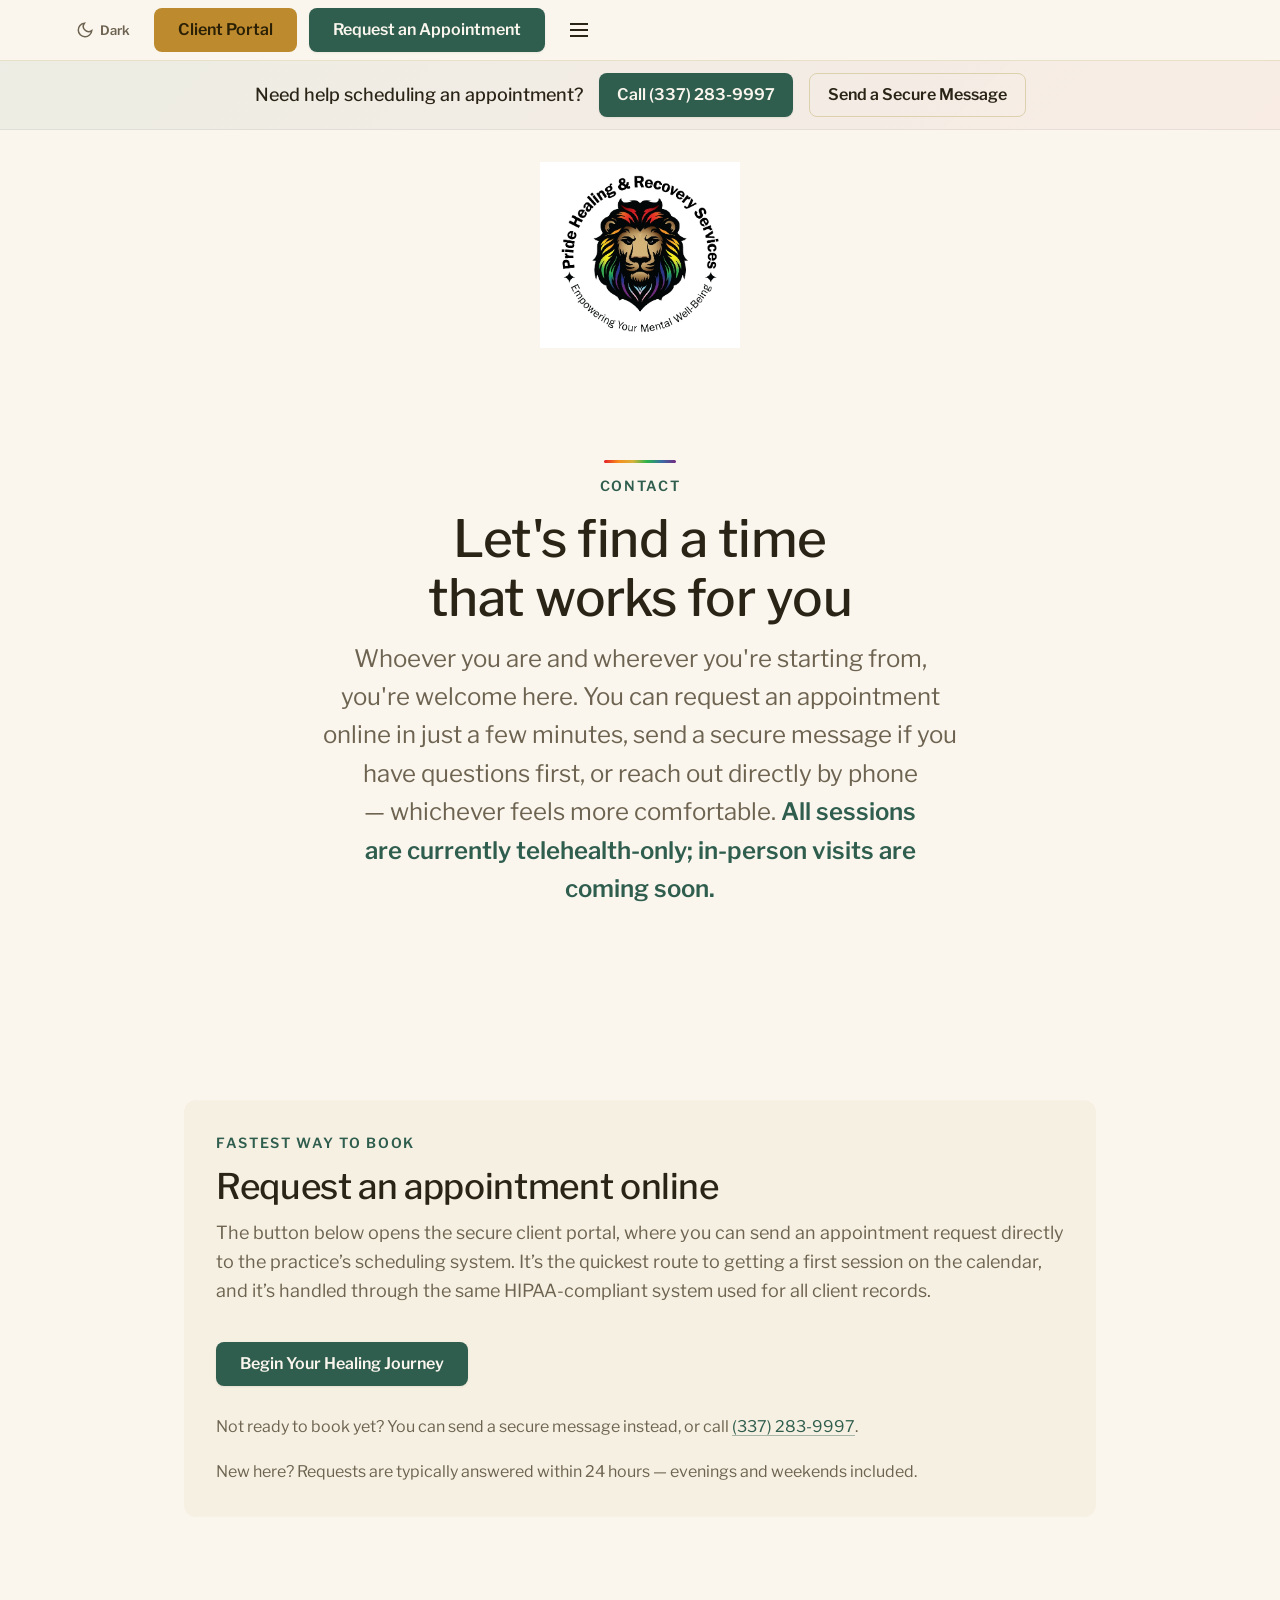
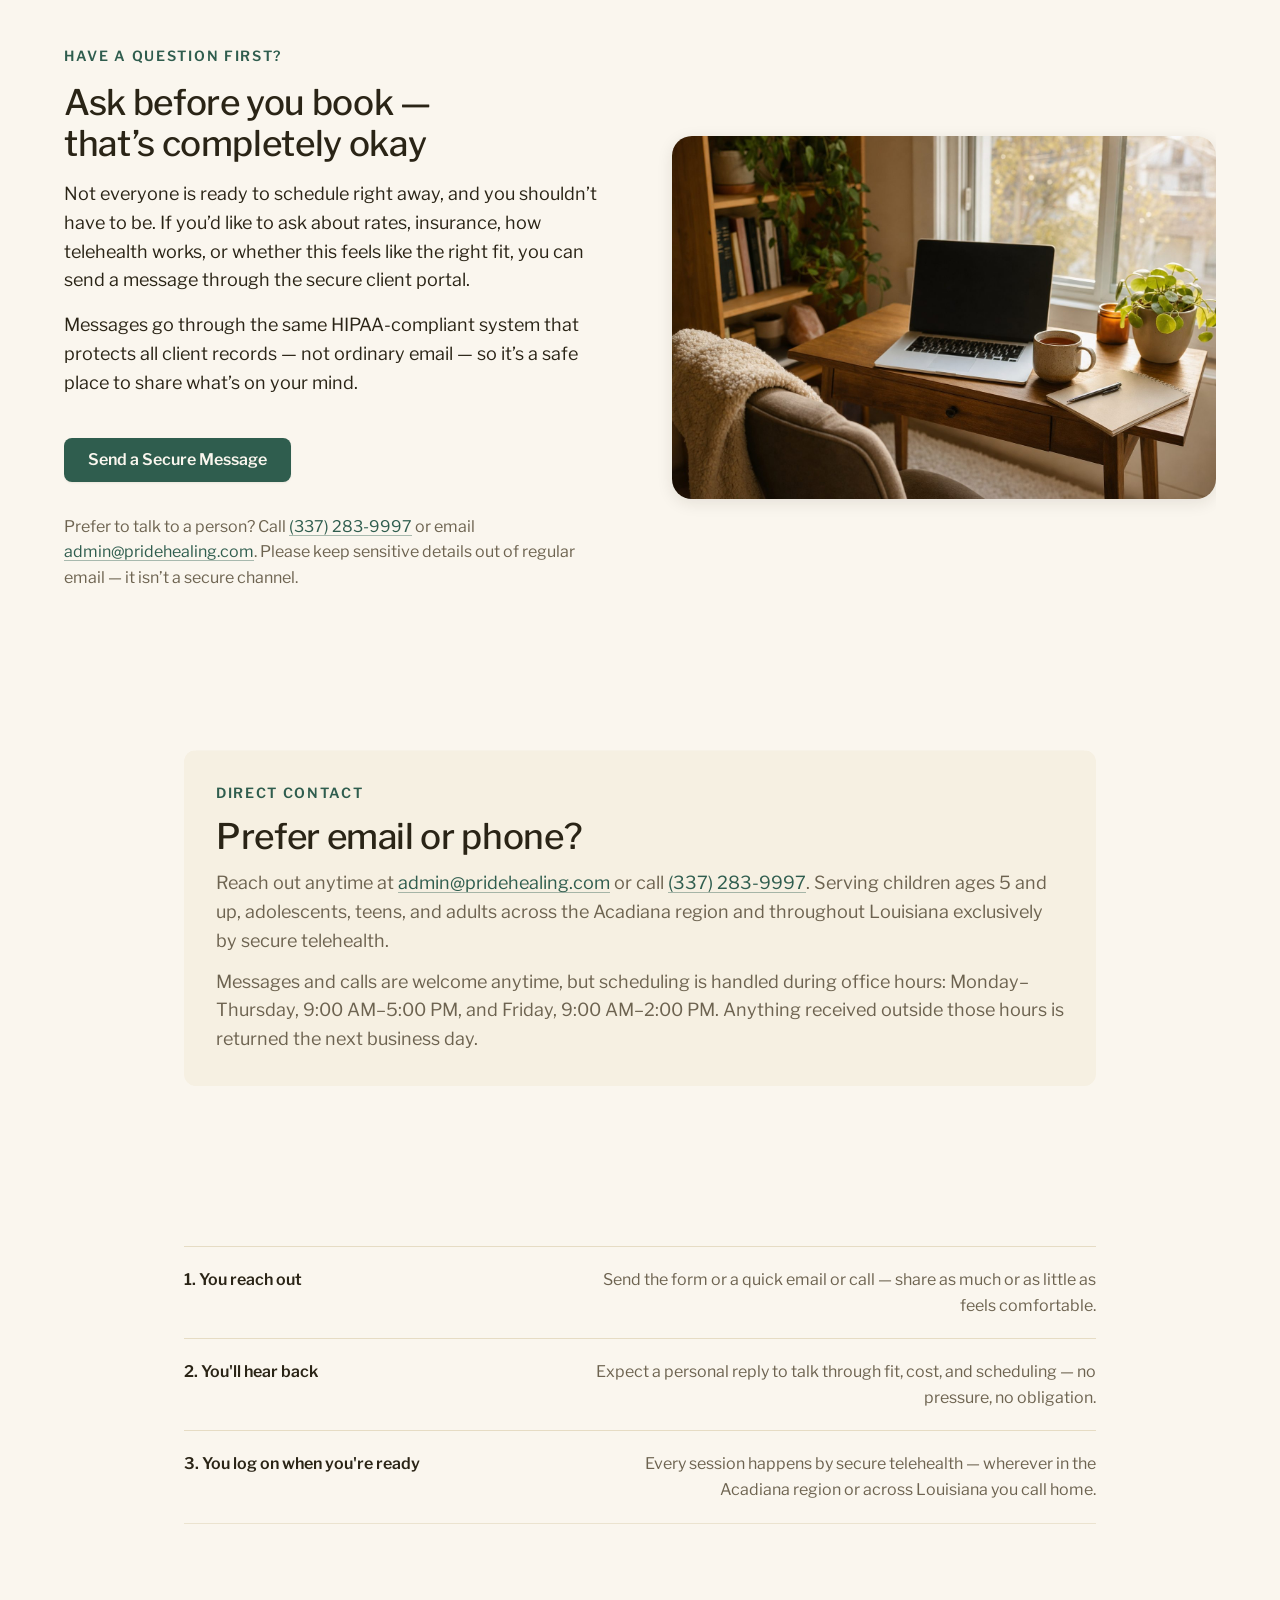
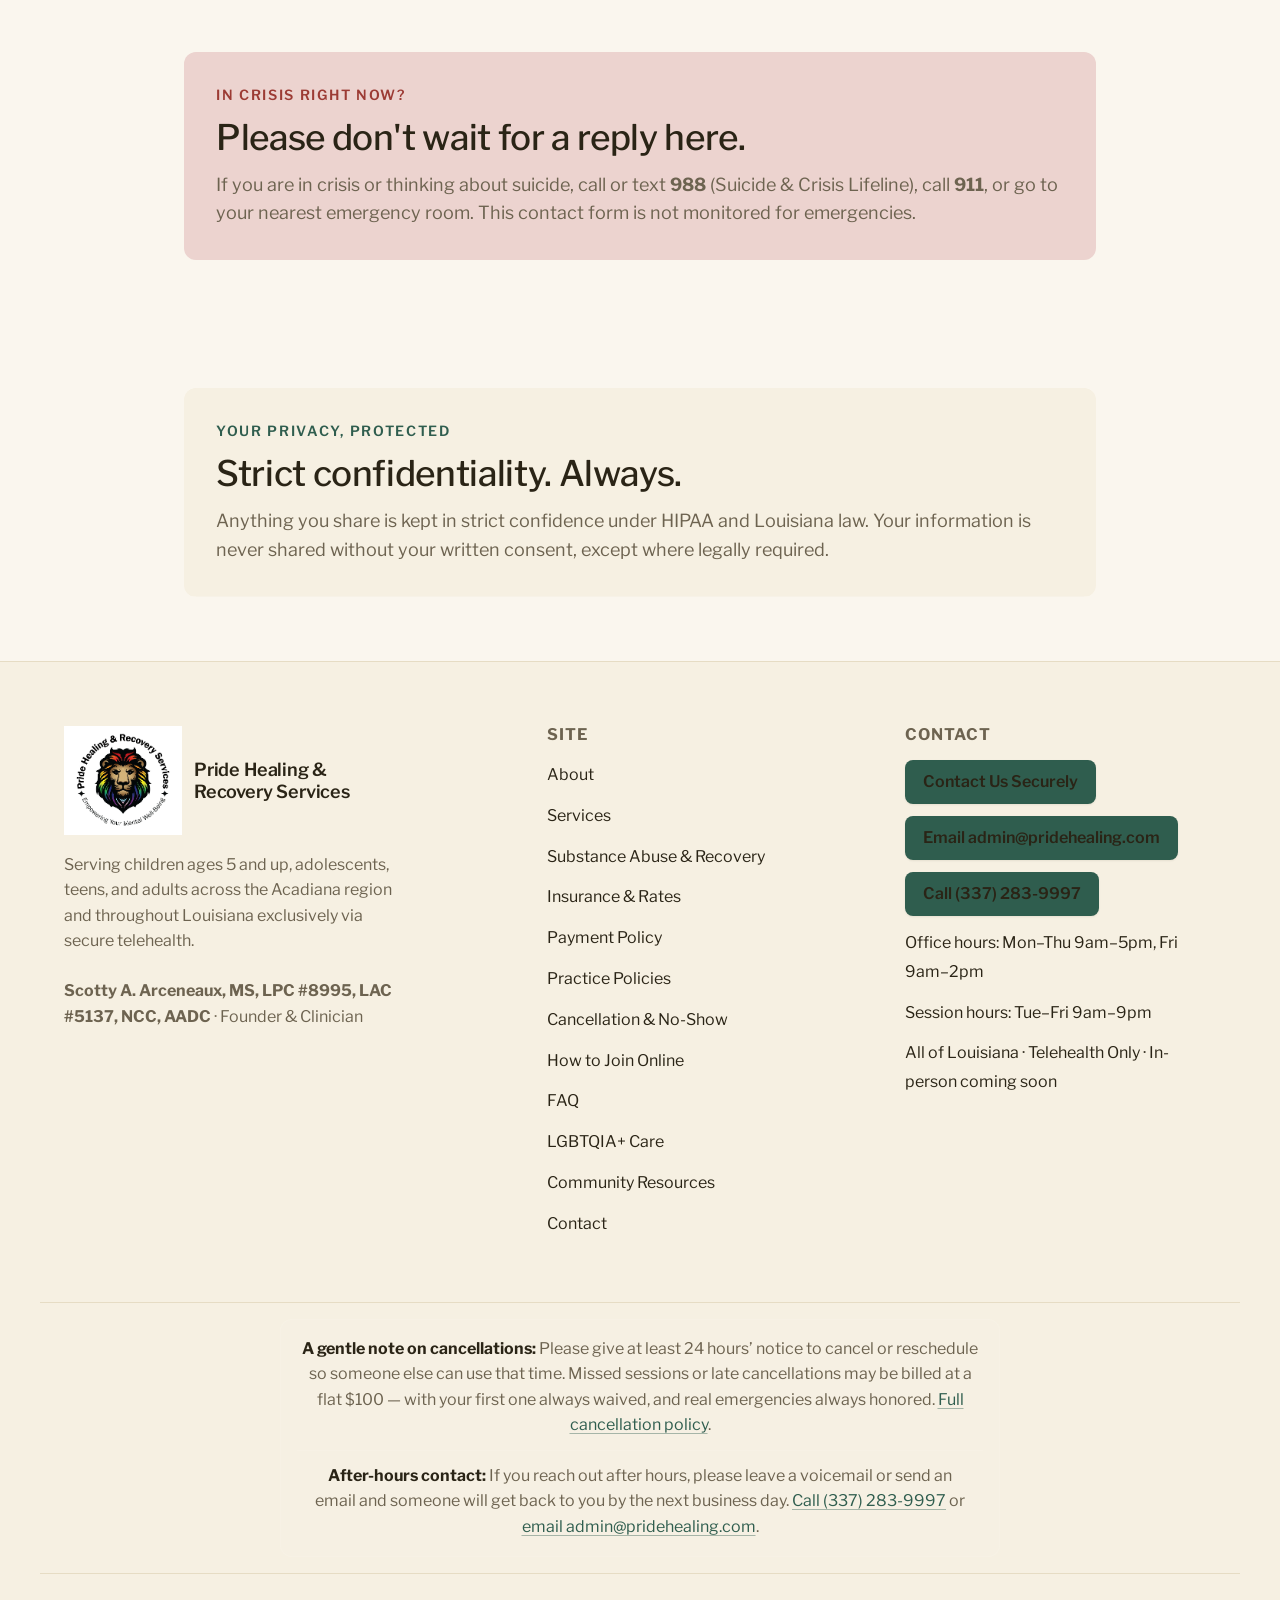
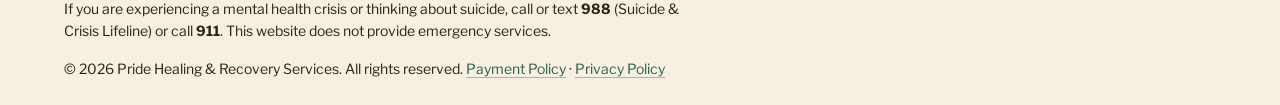
<file: contact.html>
<!DOCTYPE html>
<html lang="en">
<head>
<meta charset="UTF-8" />
<meta name="viewport" content="width=device-width, initial-scale=1.0" />
<title>Contact | Pride Healing & Recovery Services</title>
<meta name="description" content="Request an appointment or ask a question. Serving children ages 5 and up, adolescents, teens, and adults across the Acadiana region and throughout Louisiana exclusively via secure telehealth." />
<link rel="icon" type="image/png" sizes="32x32" href="./assets/favicon-32.png" />
<link rel="apple-touch-icon" href="./assets/favicon-180.png" />
<link rel="preconnect" href="https://fonts.googleapis.com" />
<link rel="preconnect" href="https://fonts.gstatic.com" crossorigin />
<link href="https://fonts.googleapis.com/css2?family=Libre+Franklin:wght@300;400;500;600;700;800&display=swap" rel="stylesheet" />
<link href="https://api.fontshare.com/v2/css?f[]=zodiak@400,500,600&display=swap" rel="stylesheet" />
<link rel="stylesheet" href="./base.css" />
<link rel="stylesheet" href="./style.css" />
</head>
<body>
<a href="#main" class="skip-link">Skip to content</a>

<header class="header" data-header>
  <div class="container header__inner">
    <a href="./index.html" class="brand brand--home" aria-label="Pride Healing and Recovery Services home">
      <span class="visually-hidden">Home</span>
    </a>
    <nav class="nav" aria-label="Primary">
      <ul class="nav__list" role="list">
        <li><a class="nav__link" href="./index.html">Home</a></li>
        <li><a class="nav__link" href="./about.html">About</a></li>
        <li><a class="nav__link" href="./services.html">Services</a></li>
        <li><a class="nav__link" href="./substance-abuse.html">Substance Abuse &amp; Recovery</a></li>
        <li><a class="nav__link" href="./insurance.html">Insurance &amp; Rates</a></li>
        <li><a class="nav__link" href="./faq.html">FAQ</a></li>
        <li><a class="nav__link" href="./lgbtqia.html">LGBTQIA+</a></li>
        <li><a class="nav__link" href="./resources.html">Resources</a></li>
        <li class="nav__item--menu">
          <button class="nav__link nav__link--menu" type="button" aria-expanded="false" aria-haspopup="true" data-nav-menu>Policies<svg class="nav__caret" width="10" height="6" viewBox="0 0 10 6" fill="none" stroke="currentColor" stroke-width="1.6" aria-hidden="true"><path d="M1 1l4 4 4-4"/></svg></button>
          <ul class="nav__submenu" role="list">
            <li><a href="./join-telehealth.html">How to Join Online</a></li>
            <li><a href="./practice-policies.html">Practice Policies</a></li>
            <li><a href="./cancellation-policy.html">Cancellation &amp; No-Show</a></li>
            <li><a href="./payment-policy.html">Payment Policy</a></li>
            <li><a href="./privacy-policy.html">Privacy Policy</a></li>
          </ul>
        </li>
        <li><a class="nav__link" href="./contact.html" aria-current="page">Contact</a></li>
      </ul>
      <div class="nav__actions">
        <button class="theme-toggle" data-theme-toggle type="button" aria-label="Toggle dark mode" title="Switch between light and dark colors"><span class="theme-toggle__icon" aria-hidden="true"></span><span class="theme-toggle__text">Dark</span></button>
        <a class="btn btn--gold" href="https://pridehealing.clientsecure.me" target="_blank" rel="noopener noreferrer">Client Portal</a>
        <a class="btn btn--primary" href="https://pridehealing.clientsecure.me/request" target="_blank" rel="noopener noreferrer">Request an Appointment</a>
        <button class="nav-toggle" data-nav-open type="button" aria-label="Open menu" aria-expanded="false">
          <svg width="24" height="24" viewBox="0 0 24 24" fill="none" stroke="currentColor" stroke-width="2"><path d="M3 6h18M3 12h18M3 18h18"/></svg>
        </button>
      </div>
    </nav>
  </div>
</header>

<div class="scheduling-cta" role="region" aria-label="Scheduling help">
  <div class="container scheduling-cta__inner">
    <p class="scheduling-cta__text">Need help scheduling an appointment?</p>
    <a class="btn btn--primary btn--sm scheduling-cta__btn" href="tel:+13372839997">Call (337) 283-9997</a>
    <a class="btn btn--outline btn--sm scheduling-cta__btn" href="https://pridehealing.clientsecure.me/contact-widget" target="_blank" rel="noopener noreferrer">Send a Secure Message</a>
  </div>
</div>

<div class="mobile-nav" data-mobile-nav>
  <div class="mobile-nav__top">
    <span class="brand__name">Menu</span>
    <button data-nav-close type="button" aria-label="Close menu">
      <svg width="24" height="24" viewBox="0 0 24 24" fill="none" stroke="currentColor" stroke-width="2"><path d="M18 6 6 18M6 6l12 12"/></svg>
    </button>
  </div>
  <ul class="mobile-nav__list" role="list">
    <li><a href="./index.html">Home</a></li>
    <li><a href="./about.html">About</a></li>
    <li><a href="./services.html">Services</a></li>
    <li><a href="./substance-abuse.html">Substance Abuse &amp; Recovery</a></li>
    <li><a href="./insurance.html">Insurance &amp; Rates</a></li>
    <li><a href="./faq.html">FAQ</a></li>
    <li><a href="./lgbtqia.html">LGBTQIA+</a></li>
    <li><a href="./resources.html">Resources</a></li>
    <li><a href="./contact.html">Contact</a></li>
    <li class="mobile-nav__group"><span class="mobile-nav__grouplabel">Policies</span></li>
    <li><a href="./join-telehealth.html">How to Join Online</a></li>
    <li><a href="./practice-policies.html">Practice Policies</a></li>
    <li><a href="./cancellation-policy.html">Cancellation &amp; No-Show</a></li>
    <li><a href="./payment-policy.html">Payment Policy</a></li>
    <li><a href="./privacy-policy.html">Privacy Policy</a></li>
  </ul>
  <div class="mobile-nav__actions">
    <a class="btn btn--gold btn--full" href="https://pridehealing.clientsecure.me" target="_blank" rel="noopener noreferrer">Client Portal</a>
    <a class="btn btn--primary btn--full" href="https://pridehealing.clientsecure.me/request" target="_blank" rel="noopener noreferrer">Request an Appointment</a>
  </div>
</div>


<div class="site-logo">
  <a href="./index.html" class="site-logo__link" aria-label="Pride Healing and Recovery Services home">
    <img src="./assets/logo-badge.png" alt="Pride Healing &amp; Recovery Services emblem" width="613" height="569" loading="eager" />
  </a>
</div>

<main id="main">

  <section class="section--hero">
    <div class="container">
      <div class="section-head" data-reveal>
        <span class="pride-rule" aria-hidden="true"></span>
        <p class="eyebrow">Contact</p>
        <h1>Let's find a time that works for you</h1>
        <p class="lede">Whoever you are and wherever you're starting from, you're welcome here. You can request an appointment online in just a few minutes, send a secure message if you have questions first, or reach out directly by phone — whichever feels more comfortable. <span class="soon-note">All sessions are currently telehealth-only; in-person visits are coming soon.</span></p>
      </div>
    </div>
  </section>

  <section class="section--tight">
    <div class="container container--narrow">
      <div class="callout" data-reveal>
        <p class="eyebrow">Fastest Way to Book</p>
        <h2>Request an appointment online</h2>
        <p class="muted">The button below opens the secure client portal, where you can send an appointment request directly to the practice&rsquo;s scheduling system. It&rsquo;s the quickest route to getting a first session on the calendar, and it&rsquo;s handled through the same HIPAA-compliant system used for all client records.</p>
        <p style="margin-top:var(--space-6);">
          <a class="btn btn--primary" href="https://pridehealing.clientsecure.me/request" target="_blank" rel="noopener noreferrer">Begin Your Healing Journey</a>
        </p>
        <p class="muted" style="font-size:var(--text-sm);margin-top:var(--space-4);">Not ready to book yet? You can send a secure message instead, or call <a class="underline-link" href="tel:+13372839997">(337) 283-9997</a>.</p>
        <p class="muted" style="font-size:var(--text-sm);margin-top:var(--space-2);">New here? Requests are typically answered within 24 hours &mdash; evenings and weekends included.</p>
      </div>
    </div>
  </section>

  <section class="section--tight">
    <div class="container">
      <div class="split" data-reveal>

        <div class="split__content">
          <p class="eyebrow" id="request-form">Have a Question First?</p>
          <h2>Ask before you book &mdash; that&rsquo;s completely okay</h2>
          <p>Not everyone is ready to schedule right away, and you shouldn&rsquo;t have to be. If you&rsquo;d like to ask about rates, insurance, how telehealth works, or whether this feels like the right fit, you can send a message through the secure client portal.</p>
          <p>Messages go through the same HIPAA-compliant system that protects all client records &mdash; not ordinary email &mdash; so it&rsquo;s a safe place to share what&rsquo;s on your mind.</p>
          <p style="margin-top:var(--space-6);">
            <a class="btn btn--primary" href="https://pridehealing.clientsecure.me/contact-widget" target="_blank" rel="noopener noreferrer">Send a Secure Message</a>
          </p>
          <p class="muted" style="font-size:var(--text-sm);margin-top:var(--space-4);">Prefer to talk to a person? Call <a class="underline-link" href="tel:+13372839997">(337) 283-9997</a> or email <a class="underline-link" href="mailto:admin@pridehealing.com">admin@pridehealing.com</a>. Please keep sensitive details out of regular email &mdash; it isn&rsquo;t a secure channel.</p>
        </div>

        <div class="split__media">
          <img src="./assets/telehealth-nook.jpg" alt="A cozy home setup with a laptop, tea, and notebook ready for a telehealth session" width="1200" height="900" loading="lazy" />
        </div>
      </div>
    </div>
  </section>

  <section>
    <div class="container container--narrow">
      <div class="callout" data-reveal>
        <p class="eyebrow">Direct Contact</p>
        <h2>Prefer email or phone?</h2>
        <p class="muted">Reach out anytime at <a class="underline-link" href="mailto:admin@pridehealing.com">admin@pridehealing.com</a> or call <a class="underline-link" href="tel:+13372839997">(337) 283-9997</a>. Serving children ages 5 and up, adolescents, teens, and adults across the Acadiana region and throughout Louisiana exclusively by secure telehealth.</p>
        <p class="muted">Messages and calls are welcome anytime, but scheduling is handled during office hours: Monday&ndash;Thursday, 9:00 AM&ndash;5:00 PM, and Friday, 9:00 AM&ndash;2:00 PM. Anything received outside those hours is returned the next business day.</p>
      </div>
    </div>
  </section>

  <section class="section--tight">
    <div class="container container--narrow">
      <div class="info-list" data-reveal>
        <div class="info-list__row">
          <span class="info-list__label">1. You reach out</span>
          <span class="info-list__value">Send the form or a quick email or call &mdash; share as much or as little as feels comfortable.</span>
        </div>
        <div class="info-list__row">
          <span class="info-list__label">2. You'll hear back</span>
          <span class="info-list__value">Expect a personal reply to talk through fit, cost, and scheduling &mdash; no pressure, no obligation.</span>
        </div>
        <div class="info-list__row">
          <span class="info-list__label">3. You log on when you're ready</span>
          <span class="info-list__value">Every session happens by secure telehealth &mdash; wherever in the Acadiana region or across Louisiana you call home.</span>
        </div>
      </div>
    </div>
  </section>

  <section class="section--tight">
    <div class="container container--narrow">
      <div class="callout callout--crisis" data-reveal>
        <p class="eyebrow">In Crisis Right Now?</p>
        <h2>Please don't wait for a reply here.</h2>
        <p class="muted">If you are in crisis or thinking about suicide, call or text <strong>988</strong> (Suicide &amp; Crisis Lifeline), call <strong>911</strong>, or go to your nearest emergency room. This contact form is not monitored for emergencies.</p>
      </div>
    </div>
  </section>

  <section class="section--tight">
    <div class="container container--narrow">
      <div class="callout" data-reveal>
        <p class="eyebrow">Your Privacy, Protected</p>
        <h2>Strict confidentiality. Always.</h2>
        <p class="muted">Anything you share is kept in strict confidence under HIPAA and Louisiana law. Your information is never shared without your written consent, except where legally required.</p>
      </div>
    </div>
  </section>

</main>

<footer class="footer">
  <div class="container footer__top">
    <div class="footer__brand">
      <a href="./index.html" class="brand brand--badge">
        <span class="brand__mark brand__mark--badge"><img src="./assets/logo-badge.png" alt="Pride Healing &amp; Recovery Services emblem" width="613" height="569" /></span>
        <span class="brand__wordmark">Pride Healing &amp;<br />Recovery Services</span>
      </a>
      <p class="muted" style="font-size:var(--text-sm);">Serving children ages 5 and up, adolescents, teens, and adults across the Acadiana region and throughout Louisiana exclusively via secure telehealth.</p>
      <p class="muted" style="font-size:var(--text-sm); margin-top:var(--space-2);"><strong>Scotty A. Arceneaux, MS, LPC #8995, LAC #5137, NCC, AADC</strong> &middot; Founder &amp; Clinician</p>
    </div>
    <div class="footer__col">
      <h4>Site</h4>
      <ul role="list">
        <li><a href="./about.html">About</a></li>
        <li><a href="./services.html">Services</a></li>
        <li><a href="./substance-abuse.html">Substance Abuse &amp; Recovery</a></li>
    <li><a href="./insurance.html">Insurance &amp; Rates</a></li>
        <li><a href="./payment-policy.html">Payment Policy</a></li>
        <li><a href="./practice-policies.html">Practice Policies</a></li>
        <li><a href="./cancellation-policy.html">Cancellation &amp; No-Show</a></li>
        <li><a href="./join-telehealth.html">How to Join Online</a></li>
        <li><a href="./faq.html">FAQ</a></li>
        <li><a href="./lgbtqia.html">LGBTQIA+ Care</a></li>
        <li><a href="./resources.html">Community Resources</a></li>
    <li><a href="./contact.html">Contact</a></li>
      </ul>
    </div>
    <div class="footer__col">
      <h4>Contact</h4>
      <ul role="list">
        <li><a class="btn btn--primary btn--sm" href="https://pridehealing.clientsecure.me/contact-widget" target="_blank" rel="noopener noreferrer">Contact Us Securely</a></li>
        <li><a class="btn btn--primary btn--sm" href="mailto:admin@pridehealing.com">Email admin@pridehealing.com</a></li>
        <li><a class="btn btn--primary btn--sm" href="tel:+13372839997">Call (337) 283-9997</a></li>
        <li><span class="muted" style="font-size:var(--text-sm);">Office hours: Mon&ndash;Thu 9am&ndash;5pm, Fri 9am&ndash;2pm</span></li>
        <li><span class="muted" style="font-size:var(--text-sm);">Session hours: Tue&ndash;Fri 9am&ndash;9pm</span></li>
        <li><span class="muted" style="font-size:var(--text-sm);">All of Louisiana &middot; Telehealth Only &middot; In-person coming soon</span></li>
      </ul>
    </div>
  </div>
  <div class="container footer__bottom footer__bottom--practice-info">
    <div class="footer__practice-info">
      <p class="footer__practice-info-item"><strong>A gentle note on cancellations:</strong> Please give at least 24 hours’ notice to cancel or reschedule so someone else can use that time. Missed sessions or late cancellations may be billed at a flat $100 — with your first one always waived, and real emergencies always honored. <a class="underline-link" href="./cancellation-policy.html">Full cancellation policy</a>.</p>
      <p class="footer__practice-info-item"><strong>After-hours contact:</strong> If you reach out after hours, please leave a voicemail or send an email and someone will get back to you by the next business day. <a class="underline-link" href="tel:+13372839997">Call (337) 283-9997</a> or <a class="underline-link" href="mailto:admin@pridehealing.com">email admin@pridehealing.com</a>.</p>
    </div>
  </div>
  <div class="container footer__bottom">
    <p class="footer__legal">If you are experiencing a mental health crisis or thinking about suicide, call or text <strong>988</strong> (Suicide &amp; Crisis Lifeline) or call <strong>911</strong>. This website does not provide emergency services.</p>
    <p>&copy; 2026 Pride Healing &amp; Recovery Services. All rights reserved. <a class="underline-link" href="./payment-policy.html">Payment Policy</a> &middot; <a class="underline-link" href="./privacy-policy.html">Privacy Policy</a></p>
  </div>
</footer>
<script src="./app.js" defer></script>
<script data-pplx-inline-edit>
(function () {
  if (window === window.top) return;

  const allowedParentOrigins = ["https://www.perplexity.ai","https://perplexity.ai","https://testing.perplexity.ai","https://staging.perplexity.ai","https://*.preview.i.perplexity.ai","http://perplexity.localhost","http://localhost:1420","http://127.0.0.1:1420","http://localhost:3000","http://127.0.0.1:3000","http://localhost:5173","http://127.0.0.1:5173"];
  const MAX_FONT_BYTES = 500 * 1024;
  const MAX_TOTAL_FONT_BYTES = 2 * 1024 * 1024;
  let scrollForwarding = false;
  let scrollRaf = 0;
  let trustedTopOrigin = null;

  // Allow entries like "https://*.preview.i.perplexity.ai" — the wildcard
  // matches a single DNS label (no dots), so "https://*.foo" cannot stretch
  // across multiple labels.
  function matchesAllowedOrigin(origin) {
    if (!origin) return false;
    for (const entry of allowedParentOrigins) {
      if (!entry.includes("*")) {
        if (entry === origin) return true;
        continue;
      }
      const pattern = new RegExp(
        "^" +
          entry.replace(/[.+?^${}()|[\]\\]/g, "\\$&").replace(/\*/g, "[^.]+") +
          "$",
      );
      if (pattern.test(origin)) return true;
    }
    return false;
  }

  // Trust decision: when the sender is same-origin-visible (event.origin is a
  // real origin like https://www.perplexity.ai) we trust event.origin directly.
  // When event.origin is "null" (opaque broker srcdoc), we fall back to the
  // broker's stamped `parentOrigin` to identify the top window. The fallback
  // is claim-only — we rely on the browser's native `targetOrigin` enforcement
  // on the response path (see postToTrustedTop) to ensure replies can't be
  // delivered to anyone but the actual top window of that claimed origin.
  function getTrustedParentOrigin(event) {
    const forwardedParentOrigin =
      typeof event.data.parentOrigin === "string" ? event.data.parentOrigin : null;
    const parentOrigin = event.origin === "null" ? forwardedParentOrigin : event.origin;
    return matchesAllowedOrigin(parentOrigin) ? parentOrigin : null;
  }

  // All responses go to window.top with targetOrigin = the allowlisted origin.
  // An attacker that iframes us inside their own null-origin broker can claim
  // any parentOrigin they like, but the browser will drop the reply whenever
  // the real top's origin doesn't match — so the screenshot never leaves.
  function postToTrustedTop(message) {
    if (!trustedTopOrigin) return;
    try {
      window.top.postMessage(message, trustedTopOrigin);
    } catch (_error) {}
  }

  function inlineAll(original, clone) {
    if (original.nodeType !== 1 || clone.nodeType !== 1) return;

    try {
      const computedStyle = getComputedStyle(original);
      // cssText on a computed style is the serialized declaration in modern
      // Chromium/Safari — a single read beats enumerating ~400 longhand
      // properties. Firefox returns "" here, so we fall back on empty.
      const serialized = computedStyle.cssText;
      if (serialized) {
        clone.style.cssText = serialized;
      } else {
        const parts = new Array(computedStyle.length);
        for (let index = 0; index < computedStyle.length; index += 1) {
          const property = computedStyle[index];
          parts[index] = `${property}:${computedStyle.getPropertyValue(property)};`;
        }
        clone.style.cssText = parts.join("");
      }
    } catch (_error) {}

    const originalChildren = original.children;
    const clonedChildren = clone.children;
    for (
      let index = 0;
      index < originalChildren.length && index < clonedChildren.length;
      index += 1
    ) {
      inlineAll(originalChildren[index], clonedChildren[index]);
    }
  }

  function extractFontUrl(srcValue) {
    const matches = [
      ...srcValue.matchAll(
        /url\(["']?([^"')]+)["']?\)(?:\s*format\(["']?([^"')]+)["']?\))?/gi,
      ),
    ];
    if (matches.length === 0) return null;
    const woff2 = matches.find((m) => m[2] && m[2].toLowerCase().includes("woff2"));
    if (woff2) return woff2[1];
    const woff = matches.find((m) => m[2] && m[2].toLowerCase().includes("woff"));
    if (woff) return woff[1];
    return matches[0][1];
  }

  // Cache resolved font URL -> data URI across captures. Fonts on a page
  // essentially never change, and a batch run emits multiple captures back to
  // back — without this we'd refetch + re-base64 every time.
  const fontDataUriCache = new Map();
  const SRC_DECLARATION_RE = /src\s*:\s*[^;}]+/i;

  async function fetchAsDataUri(url) {
    if (fontDataUriCache.has(url)) return fontDataUriCache.get(url);
    let dataUri = null;
    try {
      const response = await fetch(url, { mode: "cors", credentials: "omit" });
      if (response.ok) {
        const blob = await response.blob();
        if (blob.size <= MAX_FONT_BYTES) {
          dataUri = await new Promise((resolve) => {
            const reader = new FileReader();
            reader.onloadend = () =>
              resolve(typeof reader.result === "string" ? reader.result : null);
            reader.onerror = () => resolve(null);
            reader.readAsDataURL(blob);
          });
        }
      }
    } catch (_error) {
      dataUri = null;
    }
    fontDataUriCache.set(url, dataUri);
    return dataUri;
  }

  function collectFontFaceRuleTexts() {
    const rules = [];
    for (const sheet of document.styleSheets) {
      let cssRules;
      try {
        cssRules = sheet.cssRules;
      } catch (_error) {
        continue;
      }
      if (!cssRules) continue;
      for (const rule of cssRules) {
        const cssText = rule.cssText || "";
        if (cssText.startsWith("@font-face")) rules.push(cssText);
      }
    }
    return rules;
  }

  async function buildInlinedFontCss() {
    const ruleTexts = collectFontFaceRuleTexts();
    if (ruleTexts.length === 0) return null;

    const resolved = ruleTexts.map((cssText) => {
      if (!SRC_DECLARATION_RE.test(cssText)) return null;
      const srcMatch = cssText.match(/src\s*:\s*([^;}]+)[;}]/i);
      if (!srcMatch) return null;
      const url = extractFontUrl(srcMatch[1]);
      if (!url) return null;
      try {
        return { cssText, url: new URL(url, document.baseURI).href };
      } catch (_error) {
        return null;
      }
    });

    const dataUris = await Promise.all(
      resolved.map((entry) => (entry ? fetchAsDataUri(entry.url) : Promise.resolve(null))),
    );

    const inlined = [];
    let totalBytes = 0;
    for (let index = 0; index < resolved.length; index += 1) {
      const entry = resolved[index];
      const dataUri = dataUris[index];
      if (!entry || !dataUri) continue;
      const approxBytes = dataUri.length * 0.75;
      if (totalBytes + approxBytes > MAX_TOTAL_FONT_BYTES) break;
      totalBytes += approxBytes;
      inlined.push(entry.cssText.replace(SRC_DECLARATION_RE, `src: url("${dataUri}")`));
    }
    return inlined.length > 0 ? inlined.join("\n") : null;
  }

  function stripExternal(clone) {
    const images = clone.querySelectorAll("img");
    for (let index = 0; index < images.length; index += 1) {
      const src = images[index].getAttribute("src");
      if (src && !src.startsWith("data:")) images[index].removeAttribute("src");
    }

    const elements = clone.querySelectorAll("*");
    for (let index = 0; index < elements.length; index += 1) {
      const style = elements[index].style.cssText;
      if (style && style.includes("url(")) {
        elements[index].style.cssText = style.replace(
          /url\(["']?(?!data:)[^)"']*["']?\)/gi,
          "none",
        );
      }
    }
  }

  function emitScroll() {
    scrollRaf = 0;
    if (!scrollForwarding) return;
    postToTrustedTop({
      type: "INLINE_EDIT_SCROLL",
      scrollX: window.scrollX,
      scrollY: window.scrollY,
    });
  }

  window.addEventListener(
    "scroll",
    function () {
      if (!scrollForwarding || scrollRaf) return;
      scrollRaf = requestAnimationFrame(emitScroll);
    },
    { passive: true, capture: true },
  );

  async function handleCaptureRequest(event) {
    const requestId = event.data.requestId;
    const scrollX = window.scrollX;
    const scrollY = window.scrollY;
    const width = window.innerWidth;
    const height = window.innerHeight;

    function postResult(dataUrl) {
      postToTrustedTop({
        type: "INLINE_EDIT_SCREENSHOT_RESULT",
        requestId,
        dataUrl,
        scrollX,
        scrollY,
      });
    }

    try {
      // Wait for any pending web fonts to resolve so both inline metrics and
      // the @font-face inlining below see the same loaded faces.
      if (document.fonts && document.fonts.ready) {
        try {
          await document.fonts.ready;
        } catch (_error) {}
      }

      const clone = document.documentElement.cloneNode(true);
      inlineAll(document.documentElement, clone);

      const removedNodes = clone.querySelectorAll("script,link[rel=\"stylesheet\"],style");
      for (let index = 0; index < removedNodes.length; index += 1) {
        removedNodes[index].remove();
      }

      stripExternal(clone);

      // Re-embed web fonts as data-URI @font-face rules so the SVG rasterizer
      // can resolve them — external font URLs aren't fetched during
      // foreignObject rendering, which would otherwise force a fallback face
      // and change text metrics.
      const inlinedFontCss = await buildInlinedFontCss();
      if (inlinedFontCss) {
        const styleEl = document.createElement("style");
        styleEl.textContent = inlinedFontCss;
        const head = clone.querySelector("head");
        if (head) head.appendChild(styleEl);
        else clone.insertBefore(styleEl, clone.firstChild);
      }

      const html = new XMLSerializer().serializeToString(clone);
      const svg =
        `<svg xmlns="http://www.w3.org/2000/svg" width="${width}" height="${height}">` +
        '<foreignObject width="100%" height="100%">' +
        `<div xmlns="http://www.w3.org/1999/xhtml" style="width:${width}px;height:${height}px;overflow:hidden">` +
        `<div style="position:relative;left:-${scrollX}px;top:-${scrollY}px">` +
        html +
        "</div></div></foreignObject></svg>";
      const svgUrl = `data:image/svg+xml;charset=utf-8,${encodeURIComponent(svg)}`;
      const image = new Image();
      image.onload = function () {
        const canvas = document.createElement("canvas");
        canvas.width = width;
        canvas.height = height;
        canvas.getContext("2d").drawImage(image, 0, 0);
        postResult(canvas.toDataURL("image/png"));
      };
      image.onerror = function () {
        postResult(null);
      };
      image.src = svgUrl;
    } catch (_error) {
      postResult(null);
    }
  }

  window.addEventListener("message", function (event) {
    if (!event.data) return;
    // Only accept messages from the direct parent frame. Blocks sibling /
    // unrelated-window postMessage senders that could otherwise reach us.
    if (event.source !== window.parent) return;

    const trustedParentOrigin = getTrustedParentOrigin(event);
    if (!trustedParentOrigin) return;
    trustedTopOrigin = trustedParentOrigin;

    if (event.data.type === "INLINE_EDIT_SCROLL_START") {
      scrollForwarding = true;
      emitScroll();
      return;
    }

    if (event.data.type === "INLINE_EDIT_SCROLL_STOP") {
      scrollForwarding = false;
      if (scrollRaf) cancelAnimationFrame(scrollRaf);
      scrollRaf = 0;
      return;
    }

    if (event.data.type !== "INLINE_EDIT_CAPTURE_REQUEST") return;

    handleCaptureRequest(event);
  });
})();


</script></body>
</html>
</file>
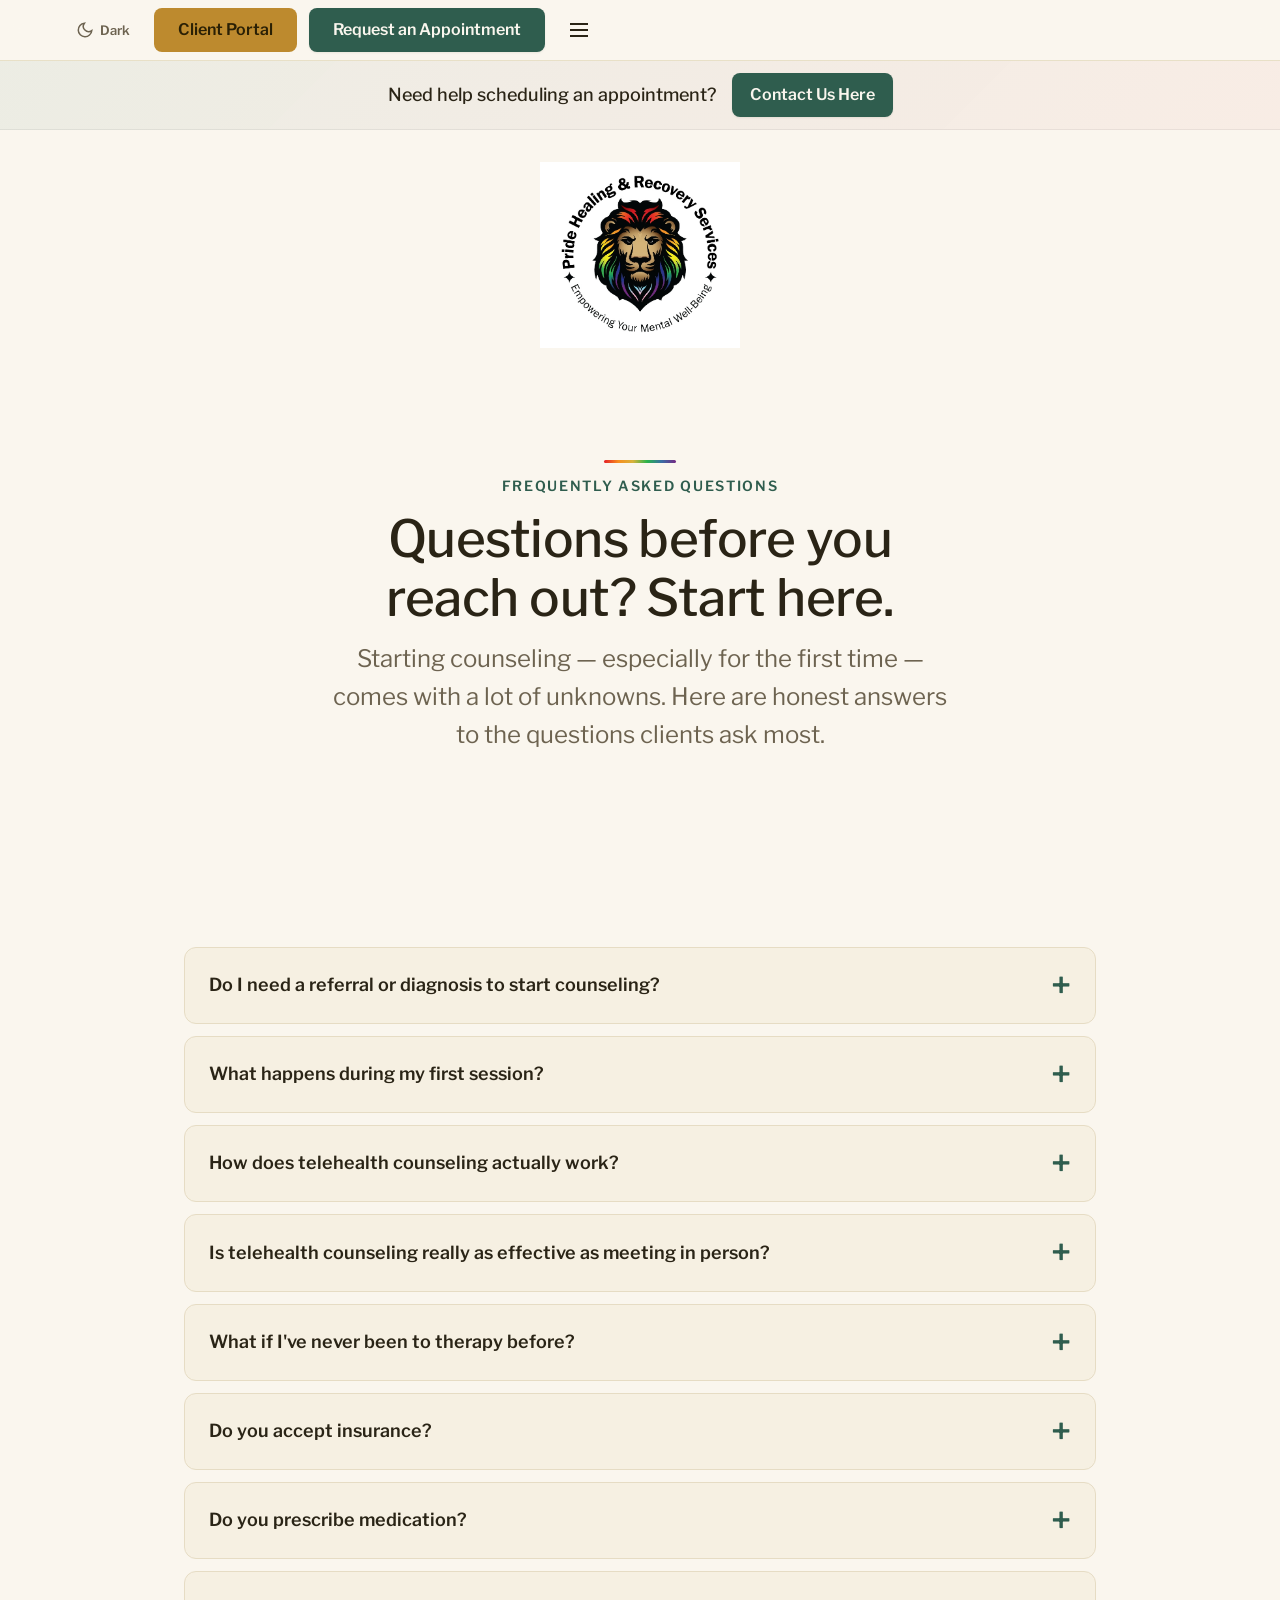
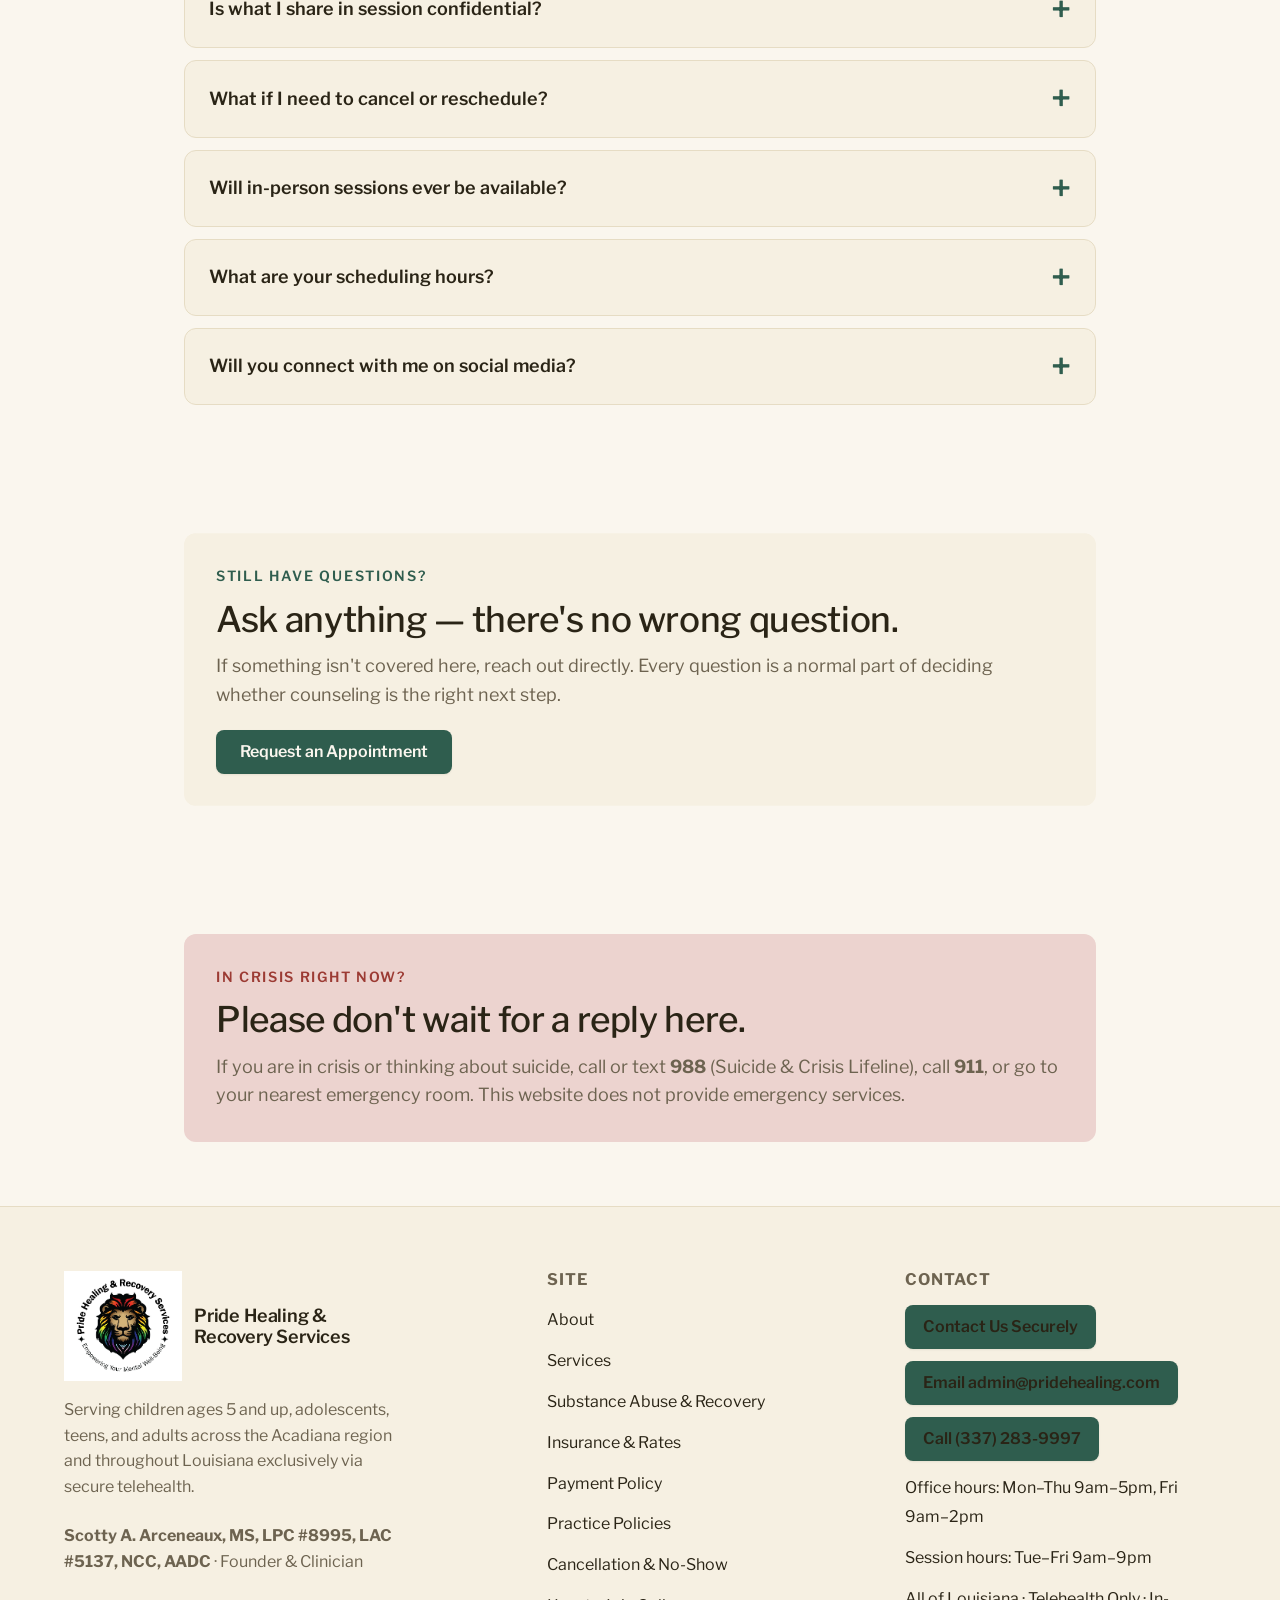
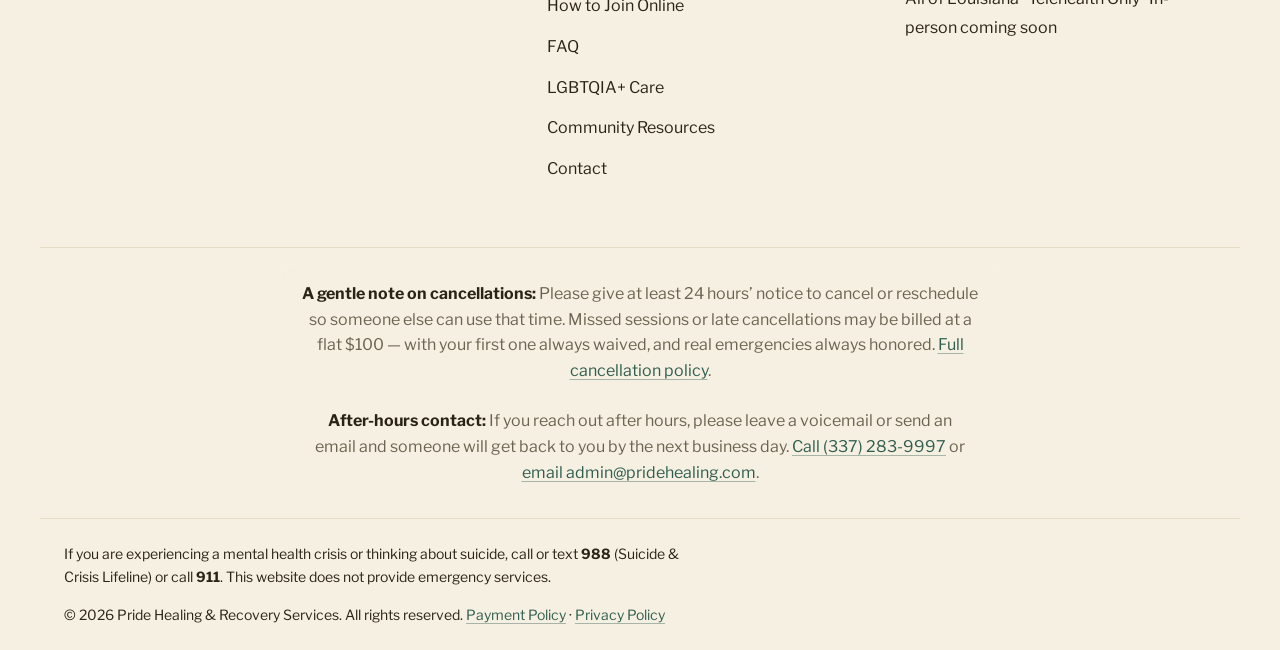
<file: faq.html>
<!DOCTYPE html>
<html lang="en">
<head>
<meta charset="UTF-8" />
<meta name="viewport" content="width=device-width, initial-scale=1.0" />
<title>Frequently Asked Questions | Pride Healing & Recovery Services</title>
<meta name="description" content="Answers to common questions about telehealth counseling, insurance, confidentiality, and what to expect from Pride Healing & Recovery Services." />
<link rel="icon" type="image/png" sizes="32x32" href="./assets/favicon-32.png" />
<link rel="apple-touch-icon" href="./assets/favicon-180.png" />
<link rel="preconnect" href="https://fonts.googleapis.com" />
<link rel="preconnect" href="https://fonts.gstatic.com" crossorigin />
<link href="https://fonts.googleapis.com/css2?family=Libre+Franklin:wght@300;400;500;600;700;800&display=swap" rel="stylesheet" />
<link href="https://api.fontshare.com/v2/css?f[]=zodiak@400,500,600&display=swap" rel="stylesheet" />
<link rel="stylesheet" href="./base.css" />
<link rel="stylesheet" href="./style.css" />
</head>
<body>
<a href="#main" class="skip-link">Skip to content</a>

<header class="header" data-header>
  <div class="container header__inner">
    <a href="./index.html" class="brand brand--home" aria-label="Pride Healing and Recovery Services home">
      <span class="visually-hidden">Home</span>
    </a>
    <nav class="nav" aria-label="Primary">
      <ul class="nav__list" role="list">
        <li><a class="nav__link" href="./index.html">Home</a></li>
        <li><a class="nav__link" href="./about.html">About</a></li>
        <li><a class="nav__link" href="./services.html">Services</a></li>
        <li><a class="nav__link" href="./substance-abuse.html">Substance Abuse &amp; Recovery</a></li>
        <li><a class="nav__link" href="./insurance.html">Insurance &amp; Rates</a></li>
        <li><a class="nav__link" href="./faq.html" aria-current="page">FAQ</a></li>
        <li><a class="nav__link" href="./lgbtqia.html">LGBTQIA+</a></li>
        <li><a class="nav__link" href="./resources.html">Resources</a></li>
        <li class="nav__item--menu">
          <button class="nav__link nav__link--menu" type="button" aria-expanded="false" aria-haspopup="true" data-nav-menu>Policies<svg class="nav__caret" width="10" height="6" viewBox="0 0 10 6" fill="none" stroke="currentColor" stroke-width="1.6" aria-hidden="true"><path d="M1 1l4 4 4-4"/></svg></button>
          <ul class="nav__submenu" role="list">
            <li><a href="./join-telehealth.html">How to Join Online</a></li>
            <li><a href="./practice-policies.html">Practice Policies</a></li>
            <li><a href="./cancellation-policy.html">Cancellation &amp; No-Show</a></li>
            <li><a href="./payment-policy.html">Payment Policy</a></li>
            <li><a href="./privacy-policy.html">Privacy Policy</a></li>
          </ul>
        </li>
        <li><a class="nav__link" href="./contact.html">Contact</a></li>
      </ul>
      <div class="nav__actions">
        <button class="theme-toggle" data-theme-toggle type="button" aria-label="Toggle dark mode" title="Switch between light and dark colors"><span class="theme-toggle__icon" aria-hidden="true"></span><span class="theme-toggle__text">Dark</span></button>
        <a class="btn btn--gold" href="https://pridehealing.clientsecure.me" target="_blank" rel="noopener noreferrer">Client Portal</a>
        <a class="btn btn--primary" href="https://pridehealing.clientsecure.me/request" target="_blank" rel="noopener noreferrer">Request an Appointment</a>
        <button class="nav-toggle" data-nav-open type="button" aria-label="Open menu" aria-expanded="false">
          <svg width="24" height="24" viewBox="0 0 24 24" fill="none" stroke="currentColor" stroke-width="2"><path d="M3 6h18M3 12h18M3 18h18"/></svg>
        </button>
      </div>
    </nav>
  </div>
</header>

<div class="scheduling-cta" role="region" aria-label="Scheduling help">
  <div class="container scheduling-cta__inner">
    <p class="scheduling-cta__text">Need help scheduling an appointment?</p>
    <a class="btn btn--primary btn--sm scheduling-cta__btn" href="./contact.html">Contact Us Here</a>
  </div>
</div>

<div class="mobile-nav" data-mobile-nav>
  <div class="mobile-nav__top">
    <span class="brand__name">Menu</span>
    <button data-nav-close type="button" aria-label="Close menu">
      <svg width="24" height="24" viewBox="0 0 24 24" fill="none" stroke="currentColor" stroke-width="2"><path d="M18 6 6 18M6 6l12 12"/></svg>
    </button>
  </div>
  <ul class="mobile-nav__list" role="list">
    <li><a href="./index.html">Home</a></li>
    <li><a href="./about.html">About</a></li>
    <li><a href="./services.html">Services</a></li>
    <li><a href="./substance-abuse.html">Substance Abuse &amp; Recovery</a></li>
    <li><a href="./insurance.html">Insurance &amp; Rates</a></li>
    <li><a href="./faq.html">FAQ</a></li>
    <li><a href="./lgbtqia.html">LGBTQIA+</a></li>
    <li><a href="./resources.html">Resources</a></li>
    <li><a href="./contact.html">Contact</a></li>
    <li class="mobile-nav__group"><span class="mobile-nav__grouplabel">Policies</span></li>
    <li><a href="./join-telehealth.html">How to Join Online</a></li>
    <li><a href="./practice-policies.html">Practice Policies</a></li>
    <li><a href="./cancellation-policy.html">Cancellation &amp; No-Show</a></li>
    <li><a href="./payment-policy.html">Payment Policy</a></li>
    <li><a href="./privacy-policy.html">Privacy Policy</a></li>
  </ul>
  <div class="mobile-nav__actions">
    <a class="btn btn--gold btn--full" href="https://pridehealing.clientsecure.me" target="_blank" rel="noopener noreferrer">Client Portal</a>
    <a class="btn btn--primary btn--full" href="https://pridehealing.clientsecure.me/request" target="_blank" rel="noopener noreferrer">Request an Appointment</a>
  </div>
</div>


<div class="site-logo">
  <a href="./index.html" class="site-logo__link" aria-label="Pride Healing and Recovery Services home">
    <img src="./assets/logo-badge.png" alt="Pride Healing &amp; Recovery Services emblem" width="613" height="569" loading="eager" />
  </a>
</div>

<main id="main">

  <section class="section--hero">
    <div class="container">
      <div class="section-head" data-reveal>
        <span class="pride-rule" aria-hidden="true"></span>
        <p class="eyebrow">Frequently Asked Questions</p>
        <h1>Questions before you reach out? Start here.</h1>
        <p class="lede">Starting counseling — especially for the first time — comes with a lot of unknowns. Here are honest answers to the questions clients ask most.</p>
      </div>
    </div>
  </section>

  <section class="section--tight">
    <div class="container container--narrow">
      <div class="faq-list" data-reveal>

        <details class="faq-item">
          <summary>Do I need a referral or diagnosis to start counseling?</summary>
          <p>No referral is required. Reach out, share what's going on in your own words, and a clinical assessment during your first session will help clarify what's happening and what a treatment plan could look like — together.</p>
        </details>

        <details class="faq-item">
          <summary>What happens during my first session?</summary>
          <p>The first session is mostly about getting to know you: your history, what brought you here, and what you're hoping will be different. Just as important, it's the start of building a relationship where you can genuinely be yourself — without judgment, without a mask, and without having to explain or defend who you are. That kind of trust doesn't happen overnight, but it starts here. From there, a treatment plan is built around your specific goals, not a template applied the same way to every client.</p>
        </details>

        <details class="faq-item">
          <summary>How does telehealth counseling actually work?</summary>
          <p>Sessions happen over a secure, HIPAA-compliant video platform. You'll receive a private link ahead of your appointment — all that's needed is a phone, tablet, or computer with a camera, a stable internet connection, and a quiet, private space to talk.</p>
        </details>

        <details class="faq-item">
          <summary>Is telehealth counseling really as effective as meeting in person?</summary>
          <p>Yes. Research consistently shows telehealth counseling produces outcomes comparable to in-person sessions for most mental health and addiction concerns. The same clinical assessment, treatment planning, and quality of care apply whether a session happens over video or in an office — and sessions are never recorded.</p>
        </details>

        <details class="faq-item">
          <summary>What if I've never been to therapy before?</summary>
          <p>That's completely normal, and most first-time clients feel a little unsure of what to expect. There's no right way to begin — no dress code, no script to follow, and no expectation that you'll have the answers before you log on.</p>
        </details>

        <details class="faq-item">
          <summary>Do you accept insurance?</summary>
          <p>Insurance credentialing is actively underway, including with Medicaid and Medicare, to help keep care accessible for individuals and families of all economic backgrounds &mdash; so private pay (cash pay) is currently being accepted in the meantime. If you're not sure what your plan covers for telehealth counseling, you're welcome to call your insurance provider directly, or reach out here and we'll help however we can.</p>
        </details>

        <details class="faq-item">
          <summary>Do you prescribe medication?</summary>
          <p>No. As a Licensed Professional Counselor and Licensed Addiction Counselor, medication isn't prescribed here. If medication support looks like it could help alongside counseling, that's something to talk through together, including coordination with a prescribing provider.</p>
        </details>

        <details class="faq-item">
          <summary>Is what I share in session confidential?</summary>
          <p>Yes, always. Everything shared in session, by phone, or by email is protected under HIPAA and Louisiana confidentiality law. Nothing is shared without written consent, except in the limited situations the law requires.</p>
        </details>

        <details class="faq-item">
          <summary>What if I need to cancel or reschedule?</summary>
          <p>Cancellation and rescheduling details are covered clearly during intake, so there are no surprises later. Life happens — reaching out as early as possible is always appreciated and never held against you.</p>
        </details>

        <details class="faq-item">
          <summary>Will in-person sessions ever be available?</summary>
          <p>Not yet — sessions are telehealth-only for now — but in-person appointments are planned for the future as the practice grows and an office becomes available.</p>
        </details>

        <details class="faq-item">
          <summary>What are your scheduling hours?</summary>
          <p>Messages and appointment requests can come in anytime, but scheduling is handled Monday&ndash;Thursday, 9:00 AM&ndash;5:00 PM, and Friday, 9:00 AM&ndash;2:00 PM. Anything received outside those hours gets a response the next business day.</p>
        </details>

        <details class="faq-item">
          <summary>Will you connect with me on social media?</summary>
          <p>No &mdash; friend, follow, or connection requests from current or former clients aren't accepted on personal social media, and confidentiality is never confirmed or denied publicly, even in response to a review. This protects your privacy no matter what you choose to post. Full details are in the <a class="underline-link" href="./payment-policy.html">Payment Policy</a> &middot; <a class="underline-link" href="./privacy-policy.html">Privacy Policy</a>.</p>
        </details>

      </div>
    </div>
  </section>

  <section class="section--tight">
    <div class="container container--narrow">
      <div class="callout" data-reveal>
        <p class="eyebrow">Still Have Questions?</p>
        <h2>Ask anything — there's no wrong question.</h2>
        <p class="muted">If something isn't covered here, reach out directly. Every question is a normal part of deciding whether counseling is the right next step.</p>
        <div class="hero__actions">
          <a class="btn btn--primary" href="https://pridehealing.clientsecure.me/request" target="_blank" rel="noopener noreferrer">Request an Appointment</a>
        </div>
      </div>
    </div>
  </section>

  <section class="section--tight">
    <div class="container container--narrow">
      <div class="callout callout--crisis" data-reveal>
        <p class="eyebrow">In Crisis Right Now?</p>
        <h2>Please don't wait for a reply here.</h2>
        <p class="muted">If you are in crisis or thinking about suicide, call or text <strong>988</strong> (Suicide &amp; Crisis Lifeline), call <strong>911</strong>, or go to your nearest emergency room. This website does not provide emergency services.</p>
      </div>
    </div>
  </section>

</main>

<footer class="footer">
  <div class="container footer__top">
    <div class="footer__brand">
      <a href="./index.html" class="brand brand--badge">
        <span class="brand__mark brand__mark--badge"><img src="./assets/logo-badge.png" alt="Pride Healing &amp; Recovery Services emblem" width="613" height="569" /></span>
        <span class="brand__wordmark">Pride Healing &amp;<br />Recovery Services</span>
      </a>
      <p class="muted" style="font-size:var(--text-sm);">Serving children ages 5 and up, adolescents, teens, and adults across the Acadiana region and throughout Louisiana exclusively via secure telehealth.</p>
      <p class="muted" style="font-size:var(--text-sm); margin-top:var(--space-2);"><strong>Scotty A. Arceneaux, MS, LPC #8995, LAC #5137, NCC, AADC</strong> &middot; Founder &amp; Clinician</p>
    </div>
    <div class="footer__col">
      <h4>Site</h4>
      <ul role="list">
        <li><a href="./about.html">About</a></li>
        <li><a href="./services.html">Services</a></li>
        <li><a href="./substance-abuse.html">Substance Abuse &amp; Recovery</a></li>
    <li><a href="./insurance.html">Insurance &amp; Rates</a></li>
        <li><a href="./payment-policy.html">Payment Policy</a></li>
        <li><a href="./practice-policies.html">Practice Policies</a></li>
        <li><a href="./cancellation-policy.html">Cancellation &amp; No-Show</a></li>
        <li><a href="./join-telehealth.html">How to Join Online</a></li>
        <li><a href="./faq.html">FAQ</a></li>
        <li><a href="./lgbtqia.html">LGBTQIA+ Care</a></li>
        <li><a href="./resources.html">Community Resources</a></li>
        <li><a href="./contact.html">Contact</a></li>
      </ul>
    </div>
    <div class="footer__col">
      <h4>Contact</h4>
      <ul role="list">
        <li><a class="btn btn--primary btn--sm" href="https://pridehealing.clientsecure.me/contact-widget" target="_blank" rel="noopener noreferrer">Contact Us Securely</a></li>
        <li><a class="btn btn--primary btn--sm" href="mailto:admin@pridehealing.com">Email admin@pridehealing.com</a></li>
        <li><a class="btn btn--primary btn--sm" href="tel:+13372839997">Call (337) 283-9997</a></li>
        <li><span class="muted" style="font-size:var(--text-sm);">Office hours: Mon&ndash;Thu 9am&ndash;5pm, Fri 9am&ndash;2pm</span></li>
        <li><span class="muted" style="font-size:var(--text-sm);">Session hours: Tue&ndash;Fri 9am&ndash;9pm</span></li>
        <li><span class="muted" style="font-size:var(--text-sm);">All of Louisiana &middot; Telehealth Only &middot; In-person coming soon</span></li>
      </ul>
    </div>
  </div>
  <div class="container footer__bottom footer__bottom--practice-info">
    <div class="footer__practice-info">
      <p class="footer__practice-info-item"><strong>A gentle note on cancellations:</strong> Please give at least 24 hours’ notice to cancel or reschedule so someone else can use that time. Missed sessions or late cancellations may be billed at a flat $100 — with your first one always waived, and real emergencies always honored. <a class="underline-link" href="./cancellation-policy.html">Full cancellation policy</a>.</p>
      <p class="footer__practice-info-item"><strong>After-hours contact:</strong> If you reach out after hours, please leave a voicemail or send an email and someone will get back to you by the next business day. <a class="underline-link" href="tel:+13372839997">Call (337) 283-9997</a> or <a class="underline-link" href="mailto:admin@pridehealing.com">email admin@pridehealing.com</a>.</p>
    </div>
  </div>
  <div class="container footer__bottom">
    <p class="footer__legal">If you are experiencing a mental health crisis or thinking about suicide, call or text <strong>988</strong> (Suicide &amp; Crisis Lifeline) or call <strong>911</strong>. This website does not provide emergency services.</p>
    <p>&copy; 2026 Pride Healing &amp; Recovery Services. All rights reserved. <a class="underline-link" href="./payment-policy.html">Payment Policy</a> &middot; <a class="underline-link" href="./privacy-policy.html">Privacy Policy</a></p>
  </div>
</footer>
<script src="./app.js" defer></script>
<script data-pplx-inline-edit>
(function () {
  if (window === window.top) return;

  const allowedParentOrigins = ["https://www.perplexity.ai","https://perplexity.ai","https://testing.perplexity.ai","https://staging.perplexity.ai","https://*.preview.i.perplexity.ai","http://perplexity.localhost","http://localhost:1420","http://127.0.0.1:1420","http://localhost:3000","http://127.0.0.1:3000","http://localhost:5173","http://127.0.0.1:5173"];
  const MAX_FONT_BYTES = 500 * 1024;
  const MAX_TOTAL_FONT_BYTES = 2 * 1024 * 1024;
  let scrollForwarding = false;
  let scrollRaf = 0;
  let trustedTopOrigin = null;

  // Allow entries like "https://*.preview.i.perplexity.ai" — the wildcard
  // matches a single DNS label (no dots), so "https://*.foo" cannot stretch
  // across multiple labels.
  function matchesAllowedOrigin(origin) {
    if (!origin) return false;
    for (const entry of allowedParentOrigins) {
      if (!entry.includes("*")) {
        if (entry === origin) return true;
        continue;
      }
      const pattern = new RegExp(
        "^" +
          entry.replace(/[.+?^${}()|[\]\\]/g, "\\$&").replace(/\*/g, "[^.]+") +
          "$",
      );
      if (pattern.test(origin)) return true;
    }
    return false;
  }

  // Trust decision: when the sender is same-origin-visible (event.origin is a
  // real origin like https://www.perplexity.ai) we trust event.origin directly.
  // When event.origin is "null" (opaque broker srcdoc), we fall back to the
  // broker's stamped `parentOrigin` to identify the top window. The fallback
  // is claim-only — we rely on the browser's native `targetOrigin` enforcement
  // on the response path (see postToTrustedTop) to ensure replies can't be
  // delivered to anyone but the actual top window of that claimed origin.
  function getTrustedParentOrigin(event) {
    const forwardedParentOrigin =
      typeof event.data.parentOrigin === "string" ? event.data.parentOrigin : null;
    const parentOrigin = event.origin === "null" ? forwardedParentOrigin : event.origin;
    return matchesAllowedOrigin(parentOrigin) ? parentOrigin : null;
  }

  // All responses go to window.top with targetOrigin = the allowlisted origin.
  // An attacker that iframes us inside their own null-origin broker can claim
  // any parentOrigin they like, but the browser will drop the reply whenever
  // the real top's origin doesn't match — so the screenshot never leaves.
  function postToTrustedTop(message) {
    if (!trustedTopOrigin) return;
    try {
      window.top.postMessage(message, trustedTopOrigin);
    } catch (_error) {}
  }

  function inlineAll(original, clone) {
    if (original.nodeType !== 1 || clone.nodeType !== 1) return;

    try {
      const computedStyle = getComputedStyle(original);
      // cssText on a computed style is the serialized declaration in modern
      // Chromium/Safari — a single read beats enumerating ~400 longhand
      // properties. Firefox returns "" here, so we fall back on empty.
      const serialized = computedStyle.cssText;
      if (serialized) {
        clone.style.cssText = serialized;
      } else {
        const parts = new Array(computedStyle.length);
        for (let index = 0; index < computedStyle.length; index += 1) {
          const property = computedStyle[index];
          parts[index] = `${property}:${computedStyle.getPropertyValue(property)};`;
        }
        clone.style.cssText = parts.join("");
      }
    } catch (_error) {}

    const originalChildren = original.children;
    const clonedChildren = clone.children;
    for (
      let index = 0;
      index < originalChildren.length && index < clonedChildren.length;
      index += 1
    ) {
      inlineAll(originalChildren[index], clonedChildren[index]);
    }
  }

  function extractFontUrl(srcValue) {
    const matches = [
      ...srcValue.matchAll(
        /url\(["']?([^"')]+)["']?\)(?:\s*format\(["']?([^"')]+)["']?\))?/gi,
      ),
    ];
    if (matches.length === 0) return null;
    const woff2 = matches.find((m) => m[2] && m[2].toLowerCase().includes("woff2"));
    if (woff2) return woff2[1];
    const woff = matches.find((m) => m[2] && m[2].toLowerCase().includes("woff"));
    if (woff) return woff[1];
    return matches[0][1];
  }

  // Cache resolved font URL -> data URI across captures. Fonts on a page
  // essentially never change, and a batch run emits multiple captures back to
  // back — without this we'd refetch + re-base64 every time.
  const fontDataUriCache = new Map();
  const SRC_DECLARATION_RE = /src\s*:\s*[^;}]+/i;

  async function fetchAsDataUri(url) {
    if (fontDataUriCache.has(url)) return fontDataUriCache.get(url);
    let dataUri = null;
    try {
      const response = await fetch(url, { mode: "cors", credentials: "omit" });
      if (response.ok) {
        const blob = await response.blob();
        if (blob.size <= MAX_FONT_BYTES) {
          dataUri = await new Promise((resolve) => {
            const reader = new FileReader();
            reader.onloadend = () =>
              resolve(typeof reader.result === "string" ? reader.result : null);
            reader.onerror = () => resolve(null);
            reader.readAsDataURL(blob);
          });
        }
      }
    } catch (_error) {
      dataUri = null;
    }
    fontDataUriCache.set(url, dataUri);
    return dataUri;
  }

  function collectFontFaceRuleTexts() {
    const rules = [];
    for (const sheet of document.styleSheets) {
      let cssRules;
      try {
        cssRules = sheet.cssRules;
      } catch (_error) {
        continue;
      }
      if (!cssRules) continue;
      for (const rule of cssRules) {
        const cssText = rule.cssText || "";
        if (cssText.startsWith("@font-face")) rules.push(cssText);
      }
    }
    return rules;
  }

  async function buildInlinedFontCss() {
    const ruleTexts = collectFontFaceRuleTexts();
    if (ruleTexts.length === 0) return null;

    const resolved = ruleTexts.map((cssText) => {
      if (!SRC_DECLARATION_RE.test(cssText)) return null;
      const srcMatch = cssText.match(/src\s*:\s*([^;}]+)[;}]/i);
      if (!srcMatch) return null;
      const url = extractFontUrl(srcMatch[1]);
      if (!url) return null;
      try {
        return { cssText, url: new URL(url, document.baseURI).href };
      } catch (_error) {
        return null;
      }
    });

    const dataUris = await Promise.all(
      resolved.map((entry) => (entry ? fetchAsDataUri(entry.url) : Promise.resolve(null))),
    );

    const inlined = [];
    let totalBytes = 0;
    for (let index = 0; index < resolved.length; index += 1) {
      const entry = resolved[index];
      const dataUri = dataUris[index];
      if (!entry || !dataUri) continue;
      const approxBytes = dataUri.length * 0.75;
      if (totalBytes + approxBytes > MAX_TOTAL_FONT_BYTES) break;
      totalBytes += approxBytes;
      inlined.push(entry.cssText.replace(SRC_DECLARATION_RE, `src: url("${dataUri}")`));
    }
    return inlined.length > 0 ? inlined.join("\n") : null;
  }

  function stripExternal(clone) {
    const images = clone.querySelectorAll("img");
    for (let index = 0; index < images.length; index += 1) {
      const src = images[index].getAttribute("src");
      if (src && !src.startsWith("data:")) images[index].removeAttribute("src");
    }

    const elements = clone.querySelectorAll("*");
    for (let index = 0; index < elements.length; index += 1) {
      const style = elements[index].style.cssText;
      if (style && style.includes("url(")) {
        elements[index].style.cssText = style.replace(
          /url\(["']?(?!data:)[^)"']*["']?\)/gi,
          "none",
        );
      }
    }
  }

  function emitScroll() {
    scrollRaf = 0;
    if (!scrollForwarding) return;
    postToTrustedTop({
      type: "INLINE_EDIT_SCROLL",
      scrollX: window.scrollX,
      scrollY: window.scrollY,
    });
  }

  window.addEventListener(
    "scroll",
    function () {
      if (!scrollForwarding || scrollRaf) return;
      scrollRaf = requestAnimationFrame(emitScroll);
    },
    { passive: true, capture: true },
  );

  async function handleCaptureRequest(event) {
    const requestId = event.data.requestId;
    const scrollX = window.scrollX;
    const scrollY = window.scrollY;
    const width = window.innerWidth;
    const height = window.innerHeight;

    function postResult(dataUrl) {
      postToTrustedTop({
        type: "INLINE_EDIT_SCREENSHOT_RESULT",
        requestId,
        dataUrl,
        scrollX,
        scrollY,
      });
    }

    try {
      // Wait for any pending web fonts to resolve so both inline metrics and
      // the @font-face inlining below see the same loaded faces.
      if (document.fonts && document.fonts.ready) {
        try {
          await document.fonts.ready;
        } catch (_error) {}
      }

      const clone = document.documentElement.cloneNode(true);
      inlineAll(document.documentElement, clone);

      const removedNodes = clone.querySelectorAll("script,link[rel=\"stylesheet\"],style");
      for (let index = 0; index < removedNodes.length; index += 1) {
        removedNodes[index].remove();
      }

      stripExternal(clone);

      // Re-embed web fonts as data-URI @font-face rules so the SVG rasterizer
      // can resolve them — external font URLs aren't fetched during
      // foreignObject rendering, which would otherwise force a fallback face
      // and change text metrics.
      const inlinedFontCss = await buildInlinedFontCss();
      if (inlinedFontCss) {
        const styleEl = document.createElement("style");
        styleEl.textContent = inlinedFontCss;
        const head = clone.querySelector("head");
        if (head) head.appendChild(styleEl);
        else clone.insertBefore(styleEl, clone.firstChild);
      }

      const html = new XMLSerializer().serializeToString(clone);
      const svg =
        `<svg xmlns="http://www.w3.org/2000/svg" width="${width}" height="${height}">` +
        '<foreignObject width="100%" height="100%">' +
        `<div xmlns="http://www.w3.org/1999/xhtml" style="width:${width}px;height:${height}px;overflow:hidden">` +
        `<div style="position:relative;left:-${scrollX}px;top:-${scrollY}px">` +
        html +
        "</div></div></foreignObject></svg>";
      const svgUrl = `data:image/svg+xml;charset=utf-8,${encodeURIComponent(svg)}`;
      const image = new Image();
      image.onload = function () {
        const canvas = document.createElement("canvas");
        canvas.width = width;
        canvas.height = height;
        canvas.getContext("2d").drawImage(image, 0, 0);
        postResult(canvas.toDataURL("image/png"));
      };
      image.onerror = function () {
        postResult(null);
      };
      image.src = svgUrl;
    } catch (_error) {
      postResult(null);
    }
  }

  window.addEventListener("message", function (event) {
    if (!event.data) return;
    // Only accept messages from the direct parent frame. Blocks sibling /
    // unrelated-window postMessage senders that could otherwise reach us.
    if (event.source !== window.parent) return;

    const trustedParentOrigin = getTrustedParentOrigin(event);
    if (!trustedParentOrigin) return;
    trustedTopOrigin = trustedParentOrigin;

    if (event.data.type === "INLINE_EDIT_SCROLL_START") {
      scrollForwarding = true;
      emitScroll();
      return;
    }

    if (event.data.type === "INLINE_EDIT_SCROLL_STOP") {
      scrollForwarding = false;
      if (scrollRaf) cancelAnimationFrame(scrollRaf);
      scrollRaf = 0;
      return;
    }

    if (event.data.type !== "INLINE_EDIT_CAPTURE_REQUEST") return;

    handleCaptureRequest(event);
  });
})();


</script></body>
</html>
</file>
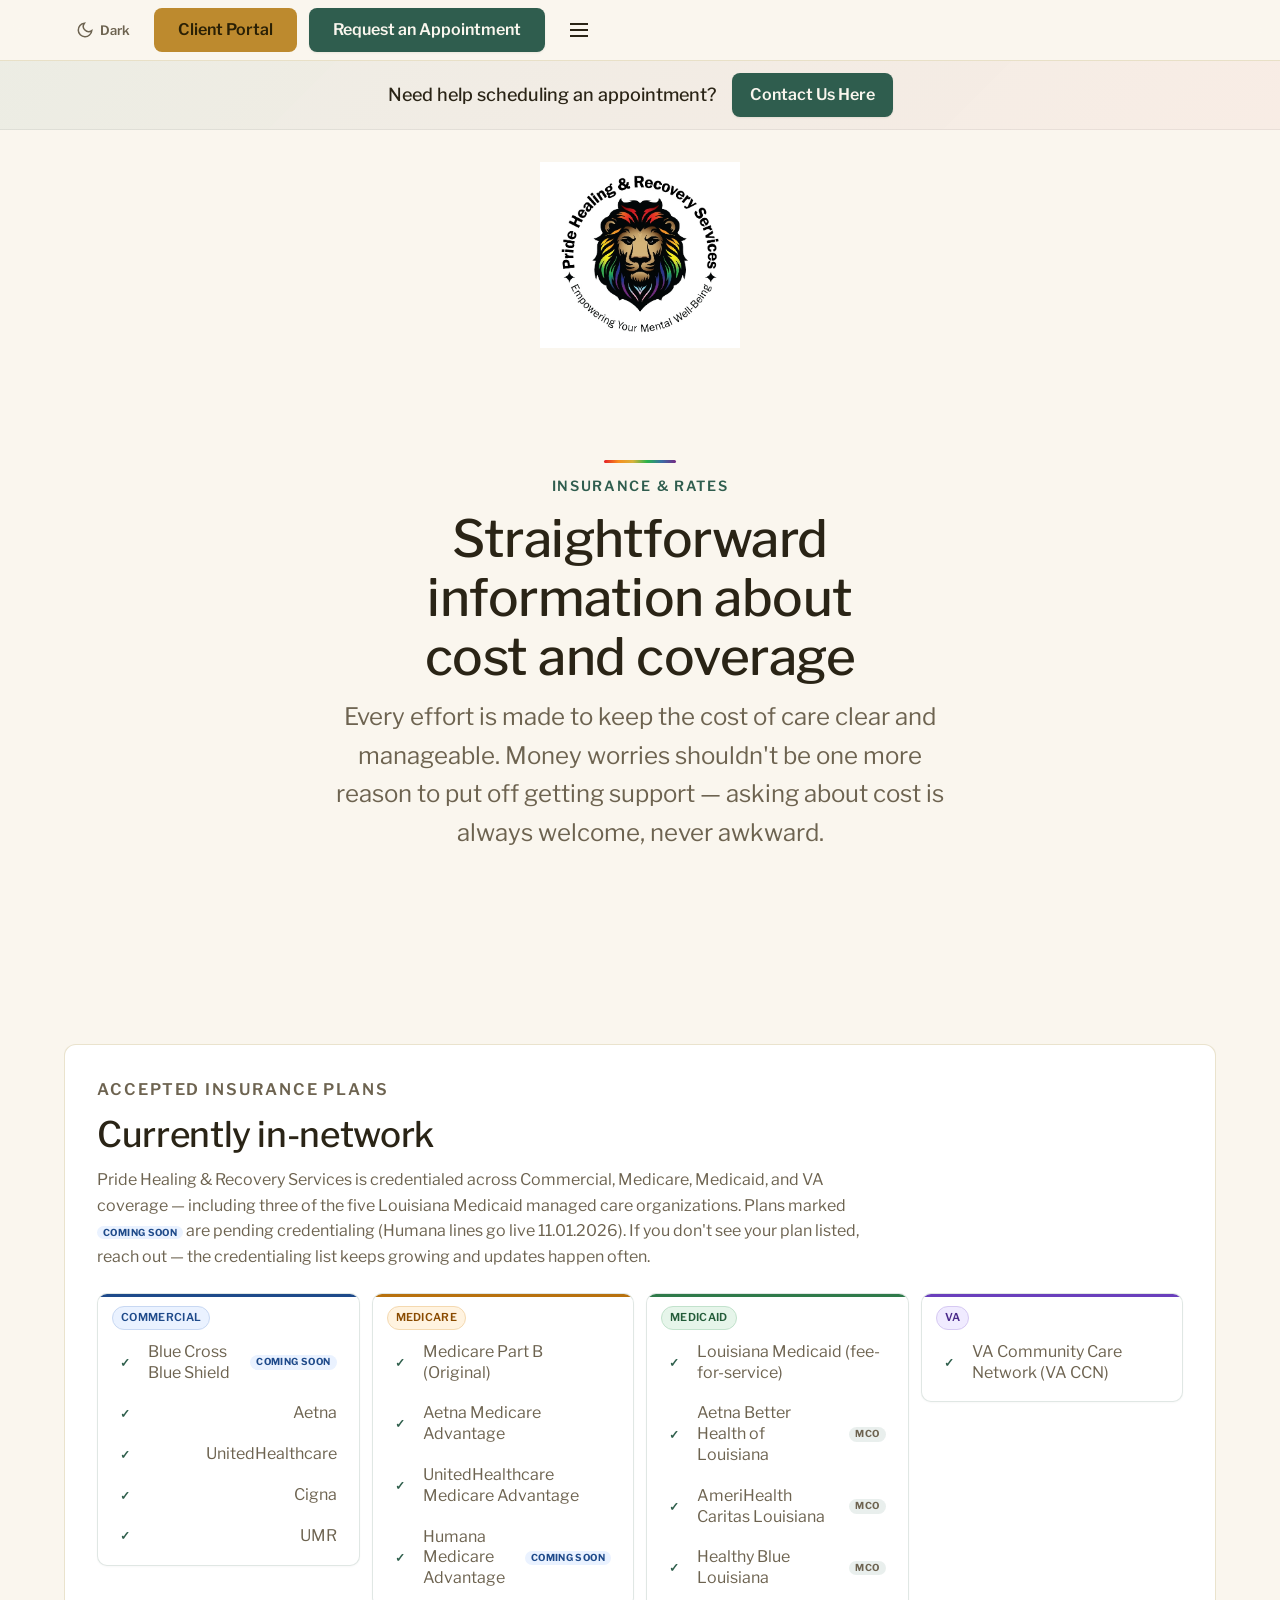
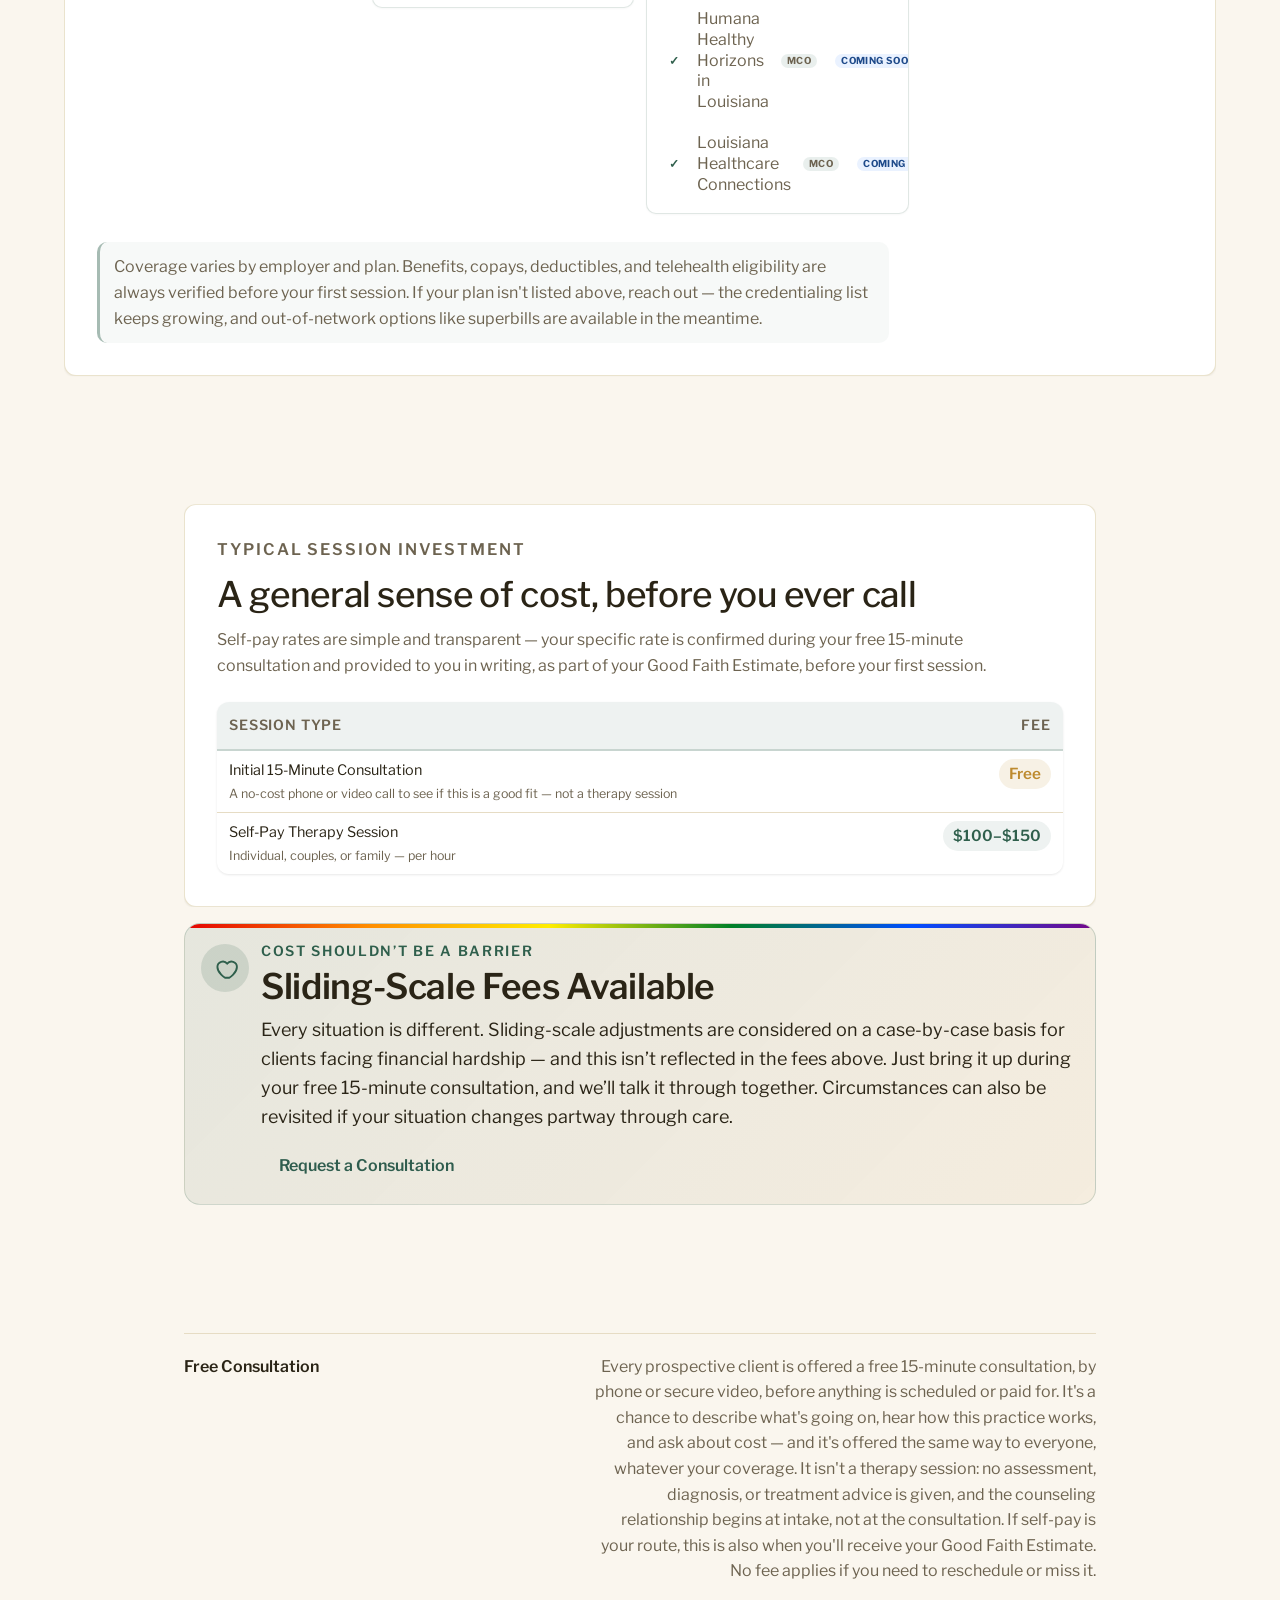
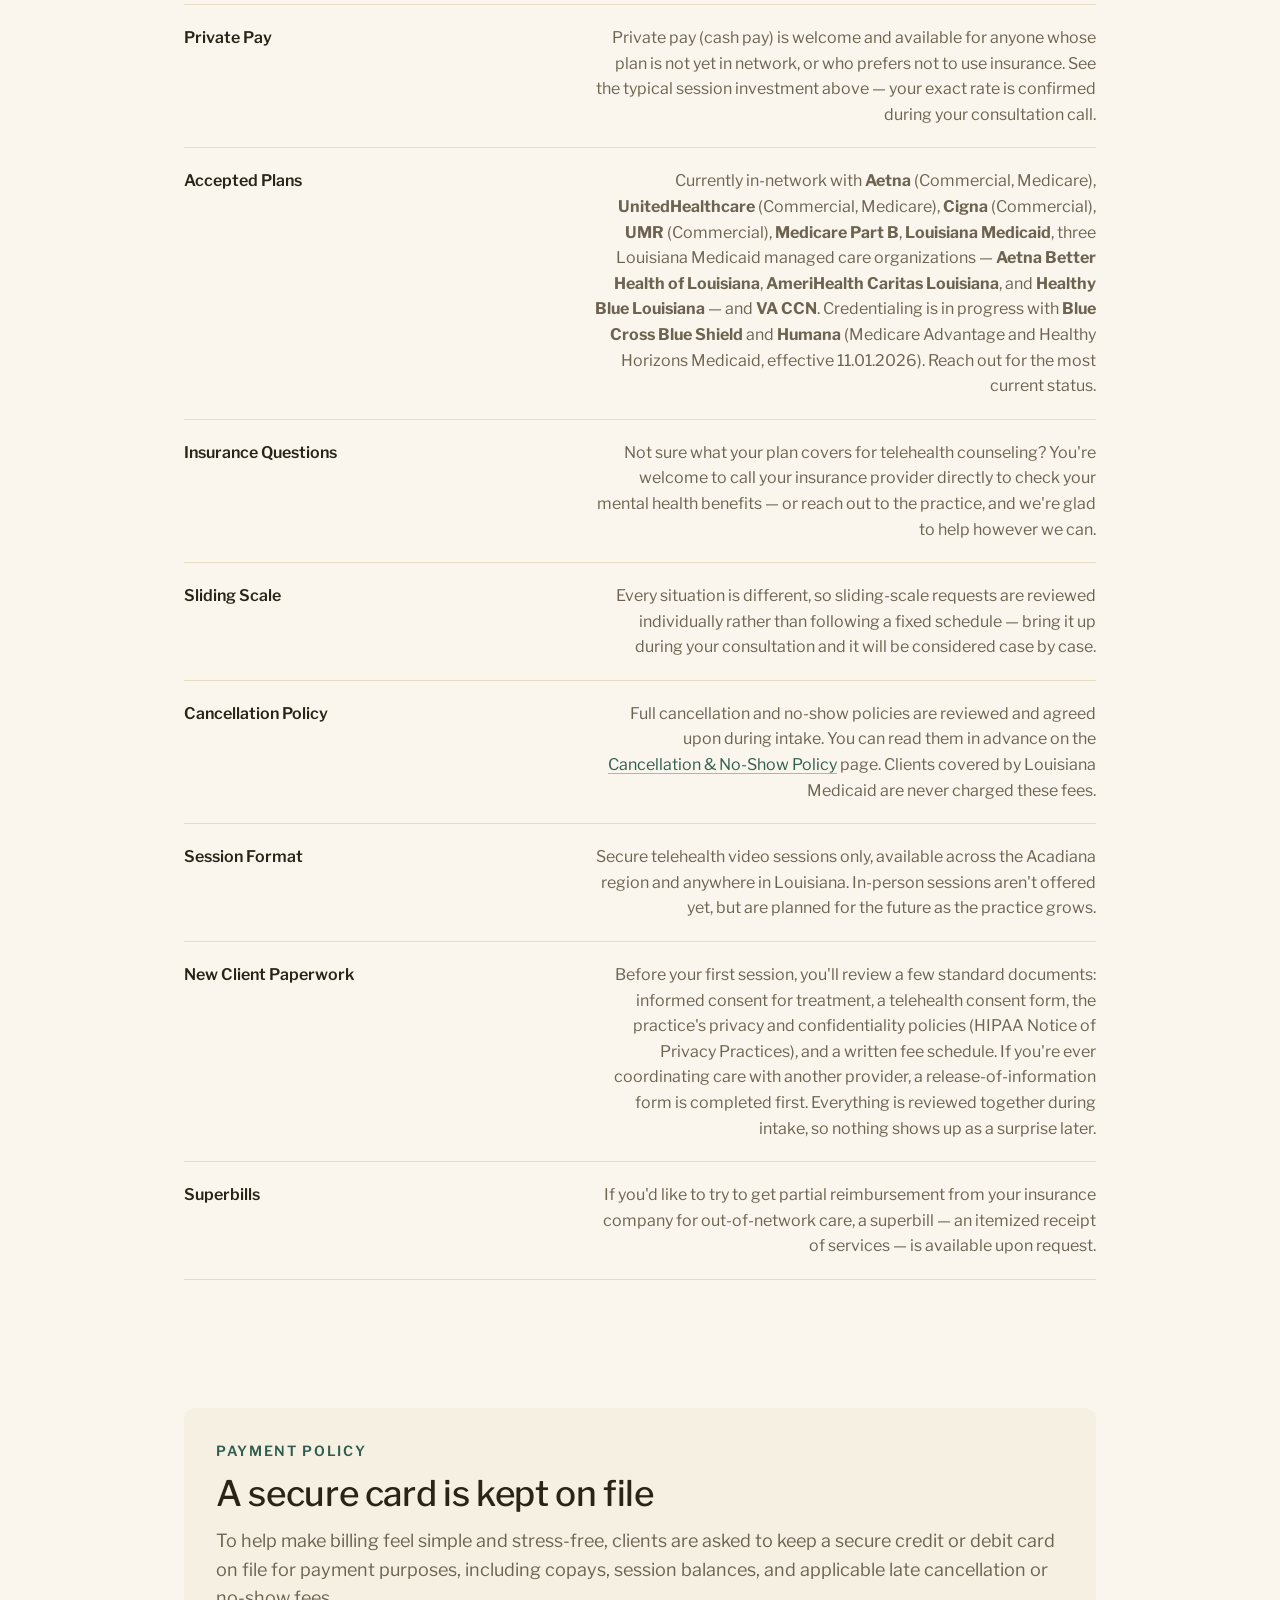
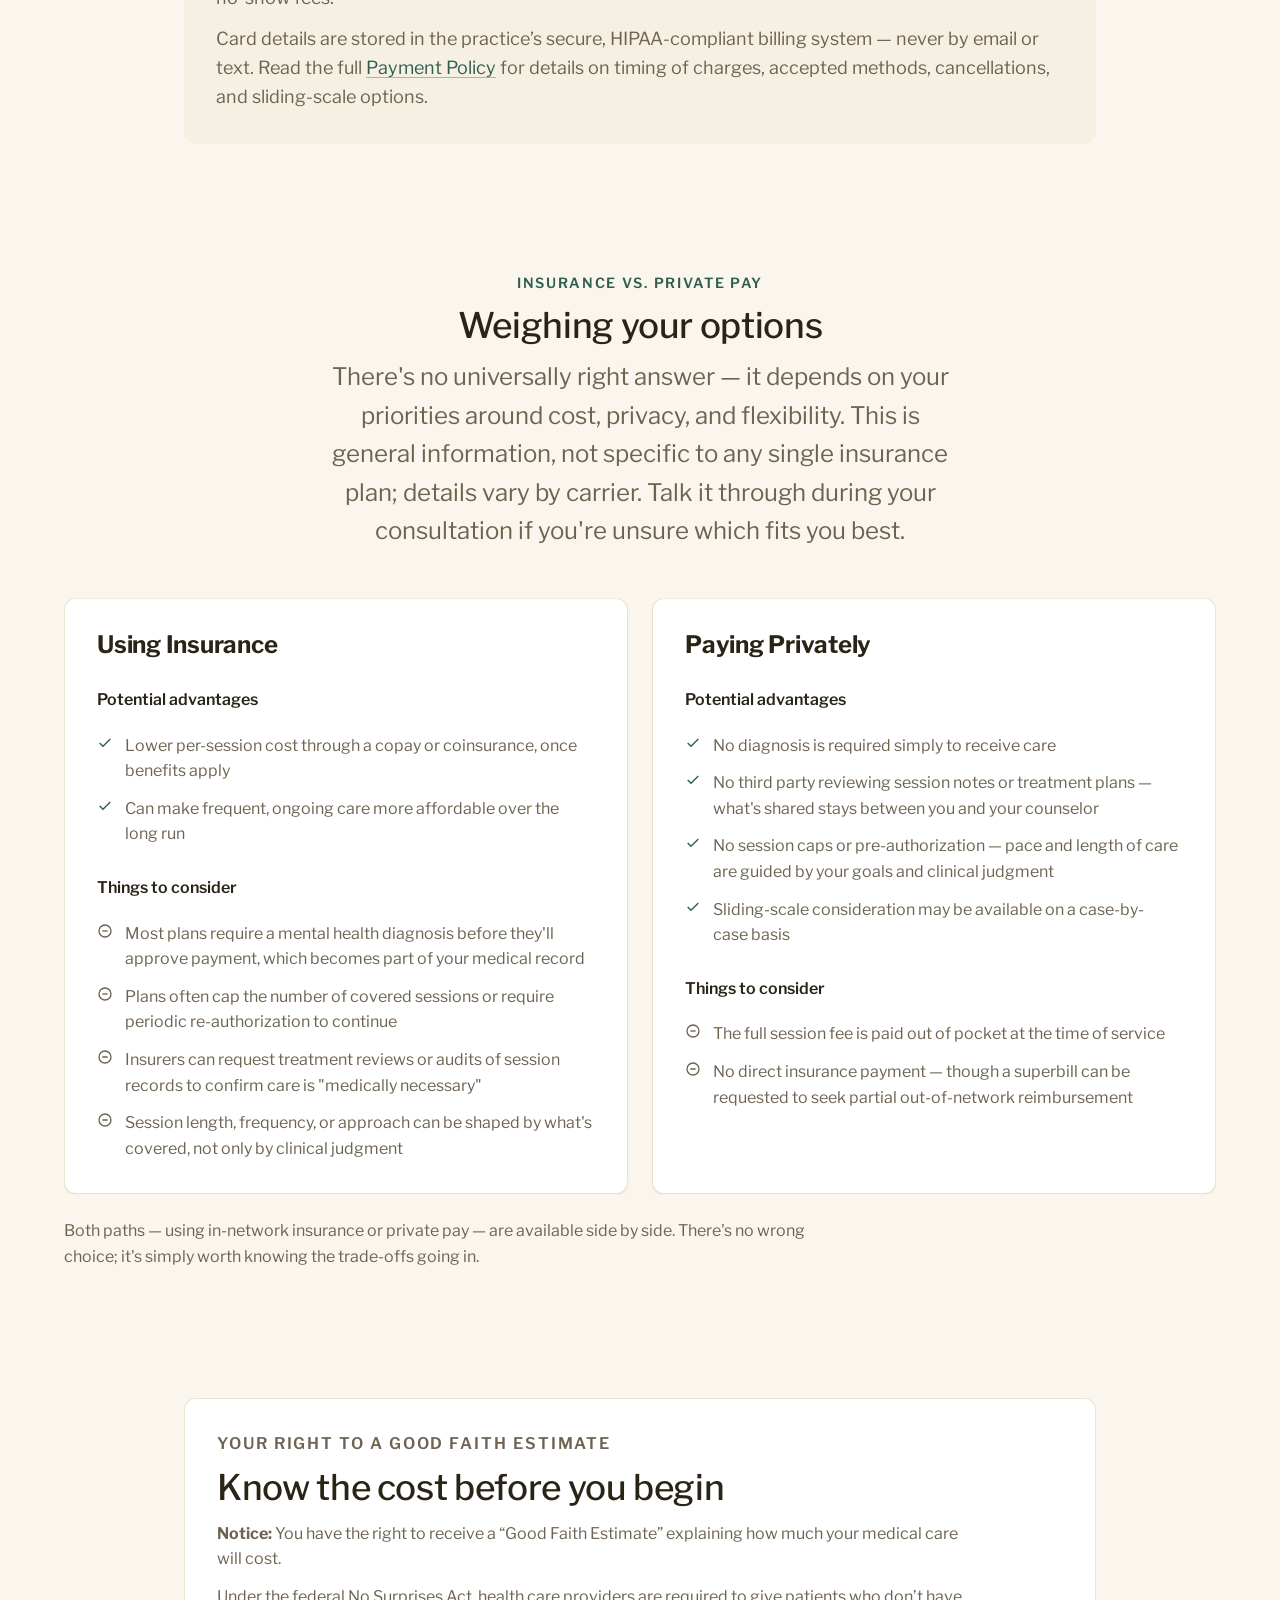
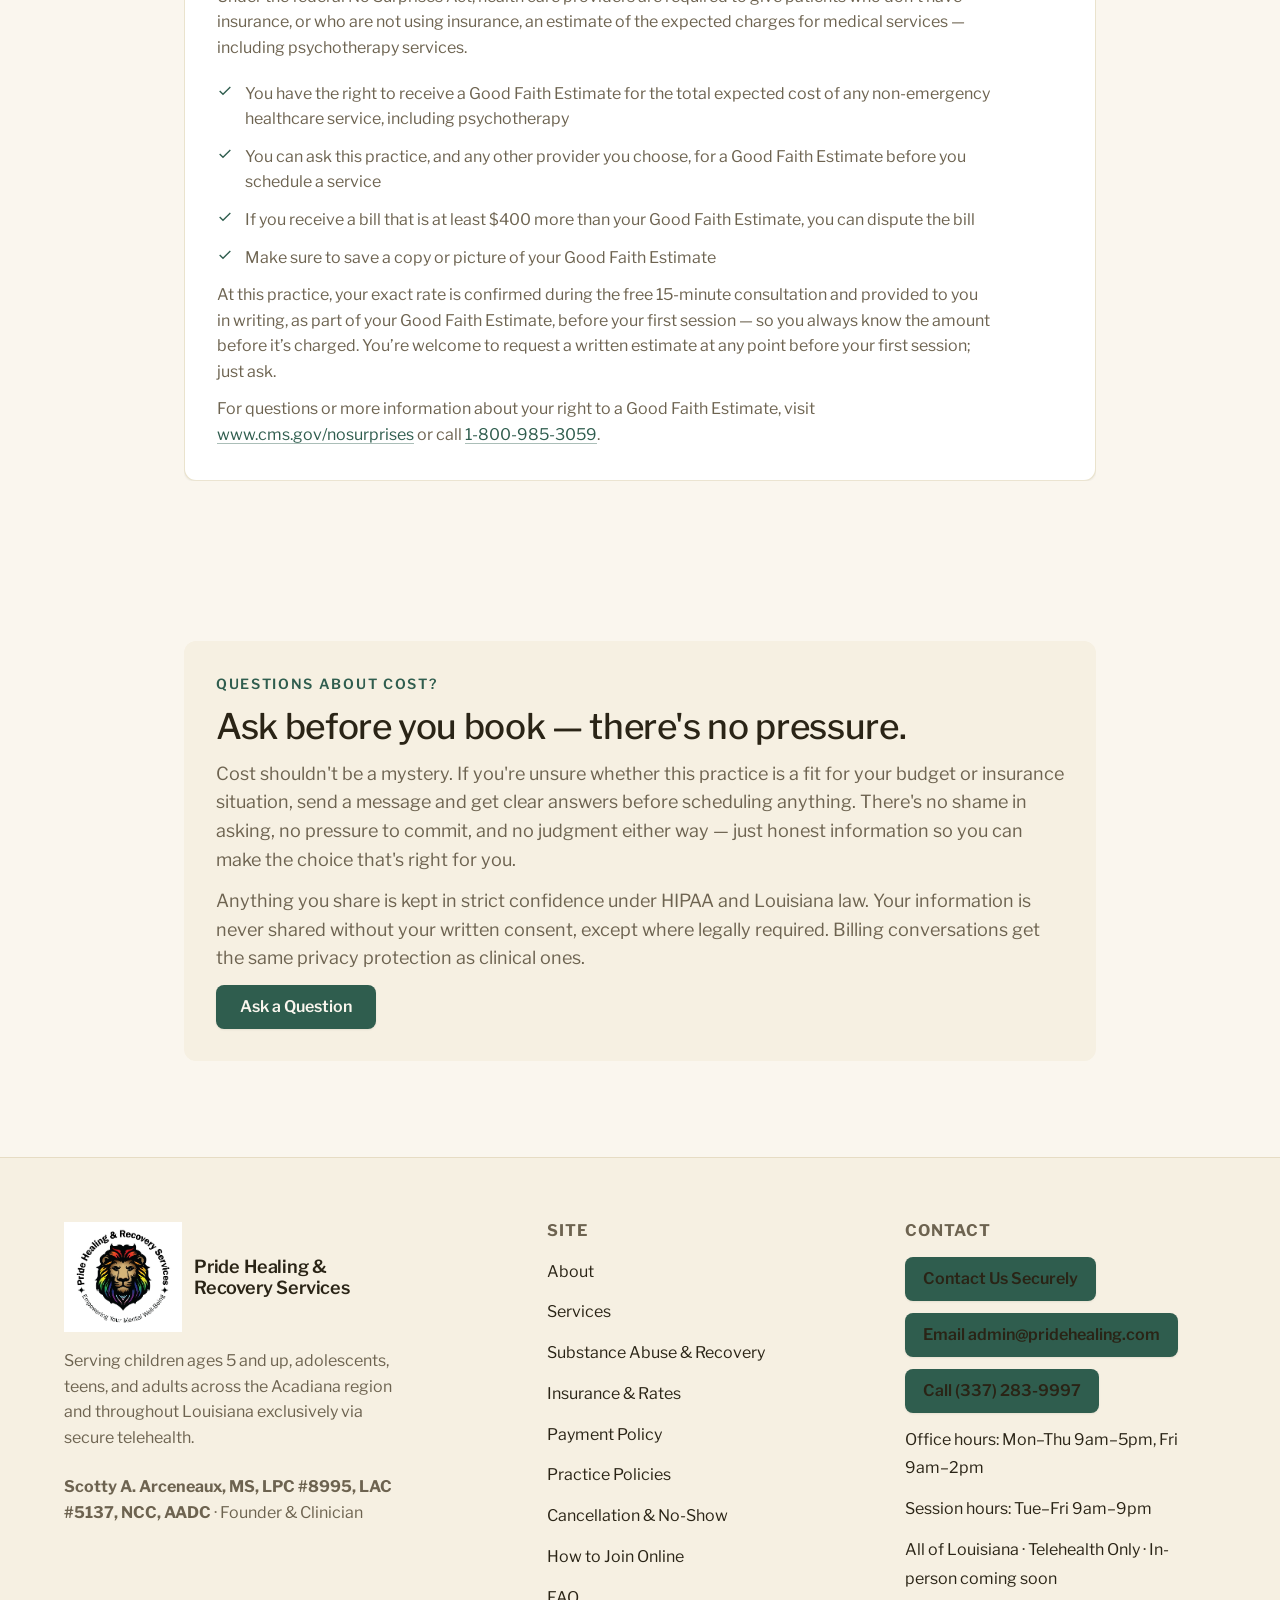
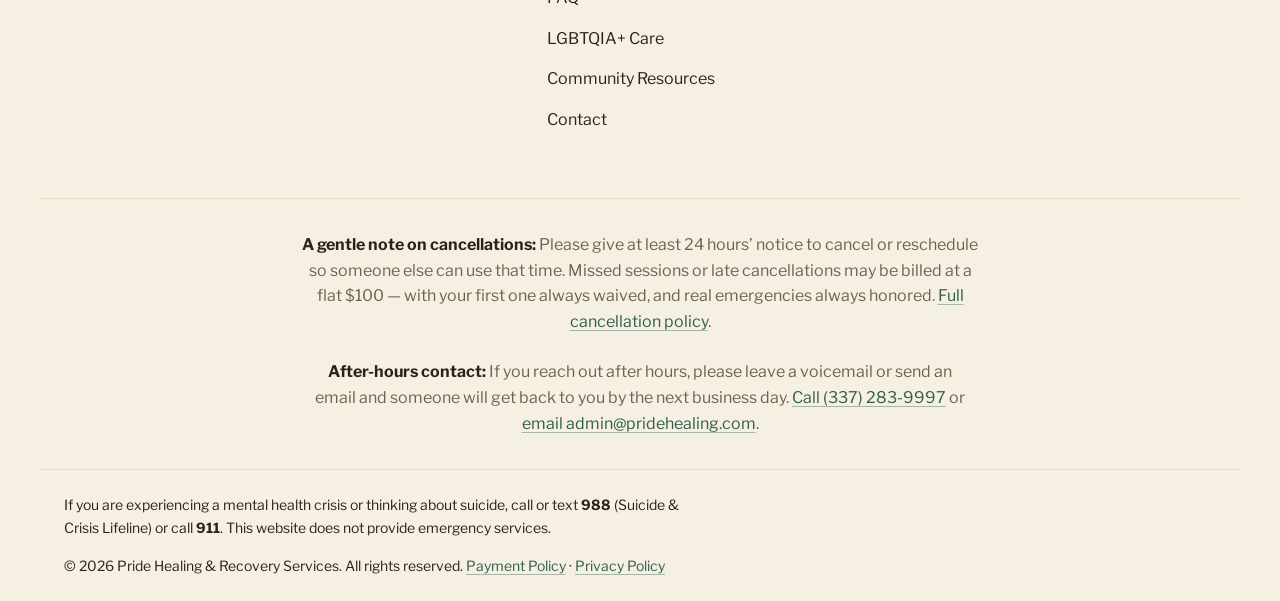
<file: insurance.html>
<!DOCTYPE html>
<html lang="en">
<head>
<meta charset="UTF-8" />
<meta name="viewport" content="width=device-width, initial-scale=1.0" />
<title>Insurance & Rates | Pride Healing & Recovery Services</title>
<meta name="description" content="Private-pay and insurance information for Pride Healing & Recovery Services, a Louisiana telehealth counseling and addiction recovery practice." />
<link rel="icon" type="image/png" sizes="32x32" href="./assets/favicon-32.png" />
<link rel="apple-touch-icon" href="./assets/favicon-180.png" />
<link rel="preconnect" href="https://fonts.googleapis.com" />
<link rel="preconnect" href="https://fonts.gstatic.com" crossorigin />
<link href="https://fonts.googleapis.com/css2?family=Libre+Franklin:wght@300;400;500;600;700;800&display=swap" rel="stylesheet" />
<link href="https://api.fontshare.com/v2/css?f[]=zodiak@400,500,600&display=swap" rel="stylesheet" />
<link rel="stylesheet" href="./base.css" />
<link rel="stylesheet" href="./style.css" />
</head>
<body>
<a href="#main" class="skip-link">Skip to content</a>

<header class="header" data-header>
  <div class="container header__inner">
    <a href="./index.html" class="brand brand--home" aria-label="Pride Healing and Recovery Services home">
      <span class="visually-hidden">Home</span>
    </a>
    <nav class="nav" aria-label="Primary">
      <ul class="nav__list" role="list">
        <li><a class="nav__link" href="./index.html">Home</a></li>
        <li><a class="nav__link" href="./about.html">About</a></li>
        <li><a class="nav__link" href="./services.html">Services</a></li>
        <li><a class="nav__link" href="./substance-abuse.html">Substance Abuse &amp; Recovery</a></li>
        <li><a class="nav__link" href="./insurance.html" aria-current="page">Insurance &amp; Rates</a></li>
        <li><a class="nav__link" href="./faq.html">FAQ</a></li>
        <li><a class="nav__link" href="./lgbtqia.html">LGBTQIA+</a></li>
        <li><a class="nav__link" href="./resources.html">Resources</a></li>
        <li class="nav__item--menu">
          <button class="nav__link nav__link--menu" type="button" aria-expanded="false" aria-haspopup="true" data-nav-menu>Policies<svg class="nav__caret" width="10" height="6" viewBox="0 0 10 6" fill="none" stroke="currentColor" stroke-width="1.6" aria-hidden="true"><path d="M1 1l4 4 4-4"/></svg></button>
          <ul class="nav__submenu" role="list">
            <li><a href="./join-telehealth.html">How to Join Online</a></li>
            <li><a href="./practice-policies.html">Practice Policies</a></li>
            <li><a href="./cancellation-policy.html">Cancellation &amp; No-Show</a></li>
            <li><a href="./payment-policy.html">Payment Policy</a></li>
            <li><a href="./privacy-policy.html">Privacy Policy</a></li>
          </ul>
        </li>
        <li><a class="nav__link" href="./contact.html">Contact</a></li>
      </ul>
      <div class="nav__actions">
        <button class="theme-toggle" data-theme-toggle type="button" aria-label="Toggle dark mode" title="Switch between light and dark colors"><span class="theme-toggle__icon" aria-hidden="true"></span><span class="theme-toggle__text">Dark</span></button>
        <a class="btn btn--gold" href="https://pridehealing.clientsecure.me" target="_blank" rel="noopener noreferrer">Client Portal</a>
        <a class="btn btn--primary" href="https://pridehealing.clientsecure.me/request" target="_blank" rel="noopener noreferrer">Request an Appointment</a>
        <button class="nav-toggle" data-nav-open type="button" aria-label="Open menu" aria-expanded="false">
          <svg width="24" height="24" viewBox="0 0 24 24" fill="none" stroke="currentColor" stroke-width="2"><path d="M3 6h18M3 12h18M3 18h18"/></svg>
        </button>
      </div>
    </nav>
  </div>
</header>

<div class="scheduling-cta" role="region" aria-label="Scheduling help">
  <div class="container scheduling-cta__inner">
    <p class="scheduling-cta__text">Need help scheduling an appointment?</p>
    <a class="btn btn--primary btn--sm scheduling-cta__btn" href="./contact.html">Contact Us Here</a>
  </div>
</div>

<div class="mobile-nav" data-mobile-nav>
  <div class="mobile-nav__top">
    <span class="brand__name">Menu</span>
    <button data-nav-close type="button" aria-label="Close menu">
      <svg width="24" height="24" viewBox="0 0 24 24" fill="none" stroke="currentColor" stroke-width="2"><path d="M18 6 6 18M6 6l12 12"/></svg>
    </button>
  </div>
  <ul class="mobile-nav__list" role="list">
    <li><a href="./index.html">Home</a></li>
    <li><a href="./about.html">About</a></li>
    <li><a href="./services.html">Services</a></li>
    <li><a href="./substance-abuse.html">Substance Abuse &amp; Recovery</a></li>
    <li><a href="./insurance.html">Insurance &amp; Rates</a></li>
    <li><a href="./faq.html">FAQ</a></li>
    <li><a href="./lgbtqia.html">LGBTQIA+</a></li>
    <li><a href="./resources.html">Resources</a></li>
    <li><a href="./contact.html">Contact</a></li>
    <li class="mobile-nav__group"><span class="mobile-nav__grouplabel">Policies</span></li>
    <li><a href="./join-telehealth.html">How to Join Online</a></li>
    <li><a href="./practice-policies.html">Practice Policies</a></li>
    <li><a href="./cancellation-policy.html">Cancellation &amp; No-Show</a></li>
    <li><a href="./payment-policy.html">Payment Policy</a></li>
    <li><a href="./privacy-policy.html">Privacy Policy</a></li>
  </ul>
  <div class="mobile-nav__actions">
    <a class="btn btn--gold btn--full" href="https://pridehealing.clientsecure.me" target="_blank" rel="noopener noreferrer">Client Portal</a>
    <a class="btn btn--primary btn--full" href="https://pridehealing.clientsecure.me/request" target="_blank" rel="noopener noreferrer">Request an Appointment</a>
  </div>
</div>


<div class="site-logo">
  <a href="./index.html" class="site-logo__link" aria-label="Pride Healing and Recovery Services home">
    <img src="./assets/logo-badge.png" alt="Pride Healing &amp; Recovery Services emblem" width="613" height="569" loading="eager" />
  </a>
</div>

<main id="main">

  <section class="section--hero">
    <div class="container">
      <div class="section-head" data-reveal>
        <span class="pride-rule" aria-hidden="true"></span>
        <p class="eyebrow">Insurance &amp; Rates</p>
        <h1>Straightforward information about cost and coverage</h1>
        <p class="lede">Every effort is made to keep the cost of care clear and manageable. Money worries shouldn't be one more reason to put off getting support — asking about cost is always welcome, never awkward.</p>
      </div>
    </div>
  </section>

  <section class="section--tight">
    <div class="container">
      <div class="card insurance-panel" data-reveal>
        <p class="eyebrow">Accepted Insurance Plans</p>
        <h2>Currently in-network</h2>
        <p class="muted">Pride Healing &amp; Recovery Services is credentialed across Commercial, Medicare, Medicaid, and VA coverage &mdash; including three of the five Louisiana Medicaid managed care organizations. Plans marked <span class="insurance-tag insurance-tag--pending">Coming Soon</span> are pending credentialing (Humana lines go live 11.01.2026). If you don't see your plan listed, reach out &mdash; the credentialing list keeps growing and updates happen often.</p>

        <div class="insurance-groups">
          <section class="insurance-group insurance-group--commercial" aria-labelledby="ins-commercial">
            <h3 id="ins-commercial" class="insurance-group__title"><span class="insurance-chip insurance-chip--commercial">Commercial</span></h3>
            <ul class="insurance-chips" role="list">
              <li>Blue Cross Blue Shield <span class="insurance-tag insurance-tag--pending" title="Credentialing in progress">Coming Soon</span></li>
              <li>Aetna</li>
              <li>UnitedHealthcare</li>
              <li>Cigna</li>
              <li>UMR</li>
            </ul>
          </section>

          <section class="insurance-group insurance-group--medicare" aria-labelledby="ins-medicare">
            <h3 id="ins-medicare" class="insurance-group__title"><span class="insurance-chip insurance-chip--medicare">Medicare</span></h3>
            <ul class="insurance-chips" role="list">
              <li>Medicare Part B (Original)</li>
              <li>Aetna Medicare Advantage</li>
              <li>UnitedHealthcare Medicare Advantage</li>
              <li>Humana Medicare Advantage <span class="insurance-tag insurance-tag--pending" title="Effective 11.01.2026">Coming Soon</span></li>
            </ul>
          </section>

          <section class="insurance-group insurance-group--medicaid" aria-labelledby="ins-medicaid">
            <h3 id="ins-medicaid" class="insurance-group__title"><span class="insurance-chip insurance-chip--medicaid">Medicaid</span></h3>
            <ul class="insurance-chips" role="list">
              <li>Louisiana Medicaid (fee-for-service)</li>
              <li>Aetna Better Health of Louisiana <span class="insurance-tag">MCO</span></li>
              <li>AmeriHealth Caritas Louisiana <span class="insurance-tag">MCO</span></li>
              <li>Healthy Blue Louisiana <span class="insurance-tag">MCO</span></li>
              <li>Humana Healthy Horizons in Louisiana <span class="insurance-tag">MCO</span> <span class="insurance-tag insurance-tag--pending" title="Effective 11.01.2026">Coming Soon</span></li>
              <li>Louisiana Healthcare Connections <span class="insurance-tag">MCO</span> <span class="insurance-tag insurance-tag--pending" title="Credentialing in progress">Coming Soon</span></li>
            </ul>
          </section>

          <section class="insurance-group insurance-group--va" aria-labelledby="ins-va">
            <h3 id="ins-va" class="insurance-group__title"><span class="insurance-chip insurance-chip--va">VA</span></h3>
            <ul class="insurance-chips" role="list">
              <li>VA Community Care Network (VA CCN)</li>
            </ul>
          </section>
        </div>

        <p class="muted insurance-footnote">Coverage varies by employer and plan. Benefits, copays, deductibles, and telehealth eligibility are always verified before your first session. If your plan isn't listed above, reach out &mdash; the credentialing list keeps growing, and out-of-network options like superbills are available in the meantime.</p>
      </div>
    </div>
  </section>

  <section class="section--tight">
    <div class="container container--narrow">
      <div class="card" data-reveal>
        <p class="eyebrow">Typical Session Investment</p>
        <h2>A general sense of cost, before you ever call</h2>
        <p class="muted">Self-pay rates are simple and transparent &mdash; your specific rate is confirmed during your free 15-minute consultation and provided to you in writing, as part of your Good Faith Estimate, before your first session.</p>
        <table class="fee-table fee-table--enhanced">
          <thead>
            <tr>
              <th scope="col">Session Type</th>
              <th scope="col">Fee</th>
            </tr>
          </thead>
          <tbody>
            <tr>
              <td>Initial 15-Minute Consultation<span class="fee-table__note">A no-cost phone or video call to see if this is a good fit &mdash; not a therapy session</span></td>
              <td><span class="fee-table__price fee-table__price--free">Free</span></td>
            </tr>
            <tr>
              <td>Self-Pay Therapy Session<span class="fee-table__note">Individual, couples, or family &mdash; per hour</span></td>
              <td><span class="fee-table__price">$100&ndash;$150</span></td>
            </tr>
          </tbody>
        </table>
      </div>

      <div class="sliding-scale-callout" data-reveal>
        <div class="sliding-scale-callout__icon" aria-hidden="true">
          <svg viewBox="0 0 24 24" fill="none" stroke="currentColor" stroke-width="1.75" stroke-linecap="round" stroke-linejoin="round"><path d="M12 21s-7-4.35-7-10a5 5 0 0 1 9-3 5 5 0 0 1 9 3c0 5.65-7 10-7 10z"/></svg>
        </div>
        <div class="sliding-scale-callout__body">
          <p class="eyebrow sliding-scale-callout__eyebrow">Cost Shouldn&rsquo;t Be a Barrier</p>
          <h3 class="sliding-scale-callout__title">Sliding-Scale Fees Available</h3>
          <p class="sliding-scale-callout__text">Every situation is different. Sliding-scale adjustments are considered on a case-by-case basis for clients facing financial hardship &mdash; and this isn&rsquo;t reflected in the fees above. Just bring it up during your free 15-minute consultation, and we&rsquo;ll talk it through together. Circumstances can also be revisited if your situation changes partway through care.</p>
          <a class="btn btn--sm" href="./contact.html">Request a Consultation</a>
        </div>
      </div>
    </div>
  </section>

  <section class="section--tight">
    <div class="container container--narrow">
      <div class="info-list" data-reveal>
        <div class="info-list__row">
          <span class="info-list__label">Free Consultation</span>
          <span class="info-list__value">Every prospective client is offered a free 15-minute consultation, by phone or secure video, before anything is scheduled or paid for. It's a chance to describe what's going on, hear how this practice works, and ask about cost &mdash; and it's offered the same way to everyone, whatever your coverage. It isn't a therapy session: no assessment, diagnosis, or treatment advice is given, and the counseling relationship begins at intake, not at the consultation. If self-pay is your route, this is also when you'll receive your Good Faith Estimate. No fee applies if you need to reschedule or miss it.</span>
        </div>
        <div class="info-list__row">
          <span class="info-list__label">Private Pay</span>
          <span class="info-list__value">Private pay (cash pay) is welcome and available for anyone whose plan is not yet in network, or who prefers not to use insurance. See the typical session investment above &mdash; your exact rate is confirmed during your consultation call.</span>
        </div>
        <div class="info-list__row">
          <span class="info-list__label">Accepted Plans</span>
          <span class="info-list__value">Currently in-network with <strong>Aetna</strong> (Commercial, Medicare), <strong>UnitedHealthcare</strong> (Commercial, Medicare), <strong>Cigna</strong> (Commercial), <strong>UMR</strong> (Commercial), <strong>Medicare Part B</strong>, <strong>Louisiana Medicaid</strong>, three Louisiana Medicaid managed care organizations &mdash; <strong>Aetna Better Health of Louisiana</strong>, <strong>AmeriHealth Caritas Louisiana</strong>, and <strong>Healthy Blue Louisiana</strong> &mdash; and <strong>VA CCN</strong>. Credentialing is in progress with <strong>Blue Cross Blue Shield</strong> and <strong>Humana</strong> (Medicare Advantage and Healthy Horizons Medicaid, effective 11.01.2026). Reach out for the most current status.</span>
        </div>
        <div class="info-list__row">
          <span class="info-list__label">Insurance Questions</span>
          <span class="info-list__value">Not sure what your plan covers for telehealth counseling? You're welcome to call your insurance provider directly to check your mental health benefits &mdash; or reach out to the practice, and we're glad to help however we can.</span>
        </div>
        <div class="info-list__row">
          <span class="info-list__label">Sliding Scale</span>
          <span class="info-list__value">Every situation is different, so sliding-scale requests are reviewed individually rather than following a fixed schedule — bring it up during your consultation and it will be considered case by case.</span>
        </div>
        <div class="info-list__row">
          <span class="info-list__label">Cancellation Policy</span>
          <span class="info-list__value">Full cancellation and no-show policies are reviewed and agreed upon during intake. You can read them in advance on the <a class="underline-link" href="./cancellation-policy.html">Cancellation &amp; No-Show Policy</a> page. Clients covered by Louisiana Medicaid are never charged these fees.</span>
        </div>
        <div class="info-list__row">
          <span class="info-list__label">Session Format</span>
          <span class="info-list__value">Secure telehealth video sessions only, available across the Acadiana region and anywhere in Louisiana. In-person sessions aren't offered yet, but are planned for the future as the practice grows.</span>
        </div>
        <div class="info-list__row">
          <span class="info-list__label">New Client Paperwork</span>
          <span class="info-list__value">Before your first session, you'll review a few standard documents: informed consent for treatment, a telehealth consent form, the practice's privacy and confidentiality policies (HIPAA Notice of Privacy Practices), and a written fee schedule. If you're ever coordinating care with another provider, a release-of-information form is completed first. Everything is reviewed together during intake, so nothing shows up as a surprise later.</span>
        </div>
        <div class="info-list__row">
          <span class="info-list__label">Superbills</span>
          <span class="info-list__value">If you'd like to try to get partial reimbursement from your insurance company for out-of-network care, a superbill &mdash; an itemized receipt of services &mdash; is available upon request.</span>
        </div>
      </div>
    </div>
  </section>

  <section class="section--tight">
    <div class="container container--narrow">
      <div class="callout" data-reveal>
        <p class="eyebrow">Payment Policy</p>
        <h2>A secure card is kept on file</h2>
        <p class="muted">To help make billing feel simple and stress-free, clients are asked to keep a secure credit or debit card on file for payment purposes, including copays, session balances, and applicable late cancellation or no-show fees.</p>
        <p class="muted">Card details are stored in the practice&rsquo;s secure, HIPAA-compliant billing system &mdash; never by email or text. Read the full <a class="underline-link" href="./payment-policy.html">Payment Policy</a> for details on timing of charges, accepted methods, cancellations, and sliding-scale options.</p>
      </div>
    </div>
  </section>

  <section class="section--tight">
    <div class="container">
      <div class="section-head" data-reveal>
        <p class="eyebrow">Insurance vs. Private Pay</p>
        <h2>Weighing your options</h2>
        <p class="lede">There's no universally right answer &mdash; it depends on your priorities around cost, privacy, and flexibility. This is general information, not specific to any single insurance plan; details vary by carrier. Talk it through during your consultation if you're unsure which fits you best.</p>
      </div>
      <div class="card-grid" data-reveal>
        <div class="card">
          <h3>Using Insurance</h3>
          <p class="pros-cons__label">Potential advantages</p>
          <ul role="list">
            <li><svg class="icon" viewBox="0 0 24 24" fill="none" stroke="currentColor" stroke-width="2"><path d="M20 6 9 17l-5-5"/></svg>Lower per-session cost through a copay or coinsurance, once benefits apply</li>
            <li><svg class="icon" viewBox="0 0 24 24" fill="none" stroke="currentColor" stroke-width="2"><path d="M20 6 9 17l-5-5"/></svg>Can make frequent, ongoing care more affordable over the long run</li>
          </ul>
          <p class="pros-cons__label">Things to consider</p>
          <ul role="list">
            <li><svg class="icon icon--con" viewBox="0 0 24 24" fill="none" stroke="currentColor" stroke-width="2"><circle cx="12" cy="12" r="9"/><path d="M8 12h8"/></svg>Most plans require a mental health diagnosis before they'll approve payment, which becomes part of your medical record</li>
            <li><svg class="icon icon--con" viewBox="0 0 24 24" fill="none" stroke="currentColor" stroke-width="2"><circle cx="12" cy="12" r="9"/><path d="M8 12h8"/></svg>Plans often cap the number of covered sessions or require periodic re-authorization to continue</li>
            <li><svg class="icon icon--con" viewBox="0 0 24 24" fill="none" stroke="currentColor" stroke-width="2"><circle cx="12" cy="12" r="9"/><path d="M8 12h8"/></svg>Insurers can request treatment reviews or audits of session records to confirm care is "medically necessary"</li>
            <li><svg class="icon icon--con" viewBox="0 0 24 24" fill="none" stroke="currentColor" stroke-width="2"><circle cx="12" cy="12" r="9"/><path d="M8 12h8"/></svg>Session length, frequency, or approach can be shaped by what's covered, not only by clinical judgment</li>
          </ul>
        </div>
        <div class="card">
          <h3>Paying Privately</h3>
          <p class="pros-cons__label">Potential advantages</p>
          <ul role="list">
            <li><svg class="icon" viewBox="0 0 24 24" fill="none" stroke="currentColor" stroke-width="2"><path d="M20 6 9 17l-5-5"/></svg>No diagnosis is required simply to receive care</li>
            <li><svg class="icon" viewBox="0 0 24 24" fill="none" stroke="currentColor" stroke-width="2"><path d="M20 6 9 17l-5-5"/></svg>No third party reviewing session notes or treatment plans &mdash; what's shared stays between you and your counselor</li>
            <li><svg class="icon" viewBox="0 0 24 24" fill="none" stroke="currentColor" stroke-width="2"><path d="M20 6 9 17l-5-5"/></svg>No session caps or pre-authorization &mdash; pace and length of care are guided by your goals and clinical judgment</li>
            <li><svg class="icon" viewBox="0 0 24 24" fill="none" stroke="currentColor" stroke-width="2"><path d="M20 6 9 17l-5-5"/></svg>Sliding-scale consideration may be available on a case-by-case basis</li>
          </ul>
          <p class="pros-cons__label">Things to consider</p>
          <ul role="list">
            <li><svg class="icon icon--con" viewBox="0 0 24 24" fill="none" stroke="currentColor" stroke-width="2"><circle cx="12" cy="12" r="9"/><path d="M8 12h8"/></svg>The full session fee is paid out of pocket at the time of service</li>
            <li><svg class="icon icon--con" viewBox="0 0 24 24" fill="none" stroke="currentColor" stroke-width="2"><circle cx="12" cy="12" r="9"/><path d="M8 12h8"/></svg>No direct insurance payment &mdash; though a superbill can be requested to seek partial out-of-network reimbursement</li>
          </ul>
        </div>
      </div>
      <p class="muted" style="font-size:var(--text-sm); margin-top:var(--space-6);">Both paths &mdash; using in-network insurance or private pay &mdash; are available side by side. There's no wrong choice; it's simply worth knowing the trade-offs going in.</p>
    </div>
  </section>

  <section class="section--tight">
    <div class="container container--narrow">
      <div class="card" data-reveal>
        <p class="eyebrow">Your Right to a Good Faith Estimate</p>
        <h2>Know the cost before you begin</h2>
        <p class="muted"><strong>Notice:</strong> You have the right to receive a &ldquo;Good Faith Estimate&rdquo; explaining how much your medical care will cost.</p>
        <p class="muted">Under the federal No Surprises Act, health care providers are required to give patients who don&rsquo;t have insurance, or who are not using insurance, an estimate of the expected charges for medical services &mdash; including psychotherapy services.</p>
        <ul role="list">
          <li><svg class="icon" viewBox="0 0 24 24" fill="none" stroke="currentColor" stroke-width="2"><path d="M20 6 9 17l-5-5"/></svg>You have the right to receive a Good Faith Estimate for the total expected cost of any non-emergency healthcare service, including psychotherapy</li>
          <li><svg class="icon" viewBox="0 0 24 24" fill="none" stroke="currentColor" stroke-width="2"><path d="M20 6 9 17l-5-5"/></svg>You can ask this practice, and any other provider you choose, for a Good Faith Estimate before you schedule a service</li>
          <li><svg class="icon" viewBox="0 0 24 24" fill="none" stroke="currentColor" stroke-width="2"><path d="M20 6 9 17l-5-5"/></svg>If you receive a bill that is at least $400 more than your Good Faith Estimate, you can dispute the bill</li>
          <li><svg class="icon" viewBox="0 0 24 24" fill="none" stroke="currentColor" stroke-width="2"><path d="M20 6 9 17l-5-5"/></svg>Make sure to save a copy or picture of your Good Faith Estimate</li>
        </ul>
        <p class="muted">At this practice, your exact rate is confirmed during the free 15-minute consultation and provided to you in writing, as part of your Good Faith Estimate, before your first session &mdash; so you always know the amount before it&rsquo;s charged. You&rsquo;re welcome to request a written estimate at any point before your first session; just ask.</p>
        <p class="muted" style="font-size:var(--text-sm);">For questions or more information about your right to a Good Faith Estimate, visit <a class="underline-link" href="https://www.cms.gov/nosurprises" target="_blank" rel="noopener noreferrer">www.cms.gov/nosurprises</a> or call <a class="underline-link" href="tel:+18009853059">1-800-985-3059</a>.</p>
      </div>
    </div>
  </section>

  <section>
    <div class="container container--narrow">
      <div class="callout" data-reveal>
        <p class="eyebrow">Questions About Cost?</p>
        <h2>Ask before you book — there's no pressure.</h2>
        <p class="muted">Cost shouldn't be a mystery. If you're unsure whether this practice is a fit for your budget or insurance situation, send a message and get clear answers before scheduling anything. There's no shame in asking, no pressure to commit, and no judgment either way — just honest information so you can make the choice that's right for you.</p>
        <p class="muted">Anything you share is kept in strict confidence under HIPAA and Louisiana law. Your information is never shared without your written consent, except where legally required. Billing conversations get the same privacy protection as clinical ones.</p>
        <div>
          <a href="./contact.html" class="btn btn--primary">Ask a Question</a>
        </div>
      </div>
    </div>
  </section>

</main>

<footer class="footer">
  <div class="container footer__top">
    <div class="footer__brand">
      <a href="./index.html" class="brand brand--badge">
        <span class="brand__mark brand__mark--badge"><img src="./assets/logo-badge.png" alt="Pride Healing &amp; Recovery Services emblem" width="613" height="569" /></span>
        <span class="brand__wordmark">Pride Healing &amp;<br />Recovery Services</span>
      </a>
      <p class="muted" style="font-size:var(--text-sm);">Serving children ages 5 and up, adolescents, teens, and adults across the Acadiana region and throughout Louisiana exclusively via secure telehealth.</p>
      <p class="muted" style="font-size:var(--text-sm); margin-top:var(--space-2);"><strong>Scotty A. Arceneaux, MS, LPC #8995, LAC #5137, NCC, AADC</strong> &middot; Founder &amp; Clinician</p>
    </div>
    <div class="footer__col">
      <h4>Site</h4>
      <ul role="list">
        <li><a href="./about.html">About</a></li>
        <li><a href="./services.html">Services</a></li>
        <li><a href="./substance-abuse.html">Substance Abuse &amp; Recovery</a></li>
    <li><a href="./insurance.html">Insurance &amp; Rates</a></li>
        <li><a href="./payment-policy.html">Payment Policy</a></li>
        <li><a href="./practice-policies.html">Practice Policies</a></li>
        <li><a href="./cancellation-policy.html">Cancellation &amp; No-Show</a></li>
        <li><a href="./join-telehealth.html">How to Join Online</a></li>
        <li><a href="./faq.html">FAQ</a></li>
        <li><a href="./lgbtqia.html">LGBTQIA+ Care</a></li>
        <li><a href="./resources.html">Community Resources</a></li>
    <li><a href="./contact.html">Contact</a></li>
      </ul>
    </div>
    <div class="footer__col">
      <h4>Contact</h4>
      <ul role="list">
        <li><a class="btn btn--primary btn--sm" href="https://pridehealing.clientsecure.me/contact-widget" target="_blank" rel="noopener noreferrer">Contact Us Securely</a></li>
        <li><a class="btn btn--primary btn--sm" href="mailto:admin@pridehealing.com">Email admin@pridehealing.com</a></li>
        <li><a class="btn btn--primary btn--sm" href="tel:+13372839997">Call (337) 283-9997</a></li>
        <li><span class="muted" style="font-size:var(--text-sm);">Office hours: Mon&ndash;Thu 9am&ndash;5pm, Fri 9am&ndash;2pm</span></li>
        <li><span class="muted" style="font-size:var(--text-sm);">Session hours: Tue&ndash;Fri 9am&ndash;9pm</span></li>
        <li><span class="muted" style="font-size:var(--text-sm);">All of Louisiana &middot; Telehealth Only &middot; In-person coming soon</span></li>
      </ul>
    </div>
  </div>
  <div class="container footer__bottom footer__bottom--practice-info">
    <div class="footer__practice-info">
      <p class="footer__practice-info-item"><strong>A gentle note on cancellations:</strong> Please give at least 24 hours’ notice to cancel or reschedule so someone else can use that time. Missed sessions or late cancellations may be billed at a flat $100 — with your first one always waived, and real emergencies always honored. <a class="underline-link" href="./cancellation-policy.html">Full cancellation policy</a>.</p>
      <p class="footer__practice-info-item"><strong>After-hours contact:</strong> If you reach out after hours, please leave a voicemail or send an email and someone will get back to you by the next business day. <a class="underline-link" href="tel:+13372839997">Call (337) 283-9997</a> or <a class="underline-link" href="mailto:admin@pridehealing.com">email admin@pridehealing.com</a>.</p>
    </div>
  </div>
  <div class="container footer__bottom">
    <p class="footer__legal">If you are experiencing a mental health crisis or thinking about suicide, call or text <strong>988</strong> (Suicide &amp; Crisis Lifeline) or call <strong>911</strong>. This website does not provide emergency services.</p>
    <p>&copy; 2026 Pride Healing &amp; Recovery Services. All rights reserved. <a class="underline-link" href="./payment-policy.html">Payment Policy</a> &middot; <a class="underline-link" href="./privacy-policy.html">Privacy Policy</a></p>
  </div>
</footer>
<script src="./app.js" defer></script>
<script data-pplx-inline-edit>
(function () {
  if (window === window.top) return;

  const allowedParentOrigins = ["https://www.perplexity.ai","https://perplexity.ai","https://testing.perplexity.ai","https://staging.perplexity.ai","https://*.preview.i.perplexity.ai","http://perplexity.localhost","http://localhost:1420","http://127.0.0.1:1420","http://localhost:3000","http://127.0.0.1:3000","http://localhost:5173","http://127.0.0.1:5173"];
  const MAX_FONT_BYTES = 500 * 1024;
  const MAX_TOTAL_FONT_BYTES = 2 * 1024 * 1024;
  let scrollForwarding = false;
  let scrollRaf = 0;
  let trustedTopOrigin = null;

  // Allow entries like "https://*.preview.i.perplexity.ai" — the wildcard
  // matches a single DNS label (no dots), so "https://*.foo" cannot stretch
  // across multiple labels.
  function matchesAllowedOrigin(origin) {
    if (!origin) return false;
    for (const entry of allowedParentOrigins) {
      if (!entry.includes("*")) {
        if (entry === origin) return true;
        continue;
      }
      const pattern = new RegExp(
        "^" +
          entry.replace(/[.+?^${}()|[\]\\]/g, "\\$&").replace(/\*/g, "[^.]+") +
          "$",
      );
      if (pattern.test(origin)) return true;
    }
    return false;
  }

  // Trust decision: when the sender is same-origin-visible (event.origin is a
  // real origin like https://www.perplexity.ai) we trust event.origin directly.
  // When event.origin is "null" (opaque broker srcdoc), we fall back to the
  // broker's stamped `parentOrigin` to identify the top window. The fallback
  // is claim-only — we rely on the browser's native `targetOrigin` enforcement
  // on the response path (see postToTrustedTop) to ensure replies can't be
  // delivered to anyone but the actual top window of that claimed origin.
  function getTrustedParentOrigin(event) {
    const forwardedParentOrigin =
      typeof event.data.parentOrigin === "string" ? event.data.parentOrigin : null;
    const parentOrigin = event.origin === "null" ? forwardedParentOrigin : event.origin;
    return matchesAllowedOrigin(parentOrigin) ? parentOrigin : null;
  }

  // All responses go to window.top with targetOrigin = the allowlisted origin.
  // An attacker that iframes us inside their own null-origin broker can claim
  // any parentOrigin they like, but the browser will drop the reply whenever
  // the real top's origin doesn't match — so the screenshot never leaves.
  function postToTrustedTop(message) {
    if (!trustedTopOrigin) return;
    try {
      window.top.postMessage(message, trustedTopOrigin);
    } catch (_error) {}
  }

  function inlineAll(original, clone) {
    if (original.nodeType !== 1 || clone.nodeType !== 1) return;

    try {
      const computedStyle = getComputedStyle(original);
      // cssText on a computed style is the serialized declaration in modern
      // Chromium/Safari — a single read beats enumerating ~400 longhand
      // properties. Firefox returns "" here, so we fall back on empty.
      const serialized = computedStyle.cssText;
      if (serialized) {
        clone.style.cssText = serialized;
      } else {
        const parts = new Array(computedStyle.length);
        for (let index = 0; index < computedStyle.length; index += 1) {
          const property = computedStyle[index];
          parts[index] = `${property}:${computedStyle.getPropertyValue(property)};`;
        }
        clone.style.cssText = parts.join("");
      }
    } catch (_error) {}

    const originalChildren = original.children;
    const clonedChildren = clone.children;
    for (
      let index = 0;
      index < originalChildren.length && index < clonedChildren.length;
      index += 1
    ) {
      inlineAll(originalChildren[index], clonedChildren[index]);
    }
  }

  function extractFontUrl(srcValue) {
    const matches = [
      ...srcValue.matchAll(
        /url\(["']?([^"')]+)["']?\)(?:\s*format\(["']?([^"')]+)["']?\))?/gi,
      ),
    ];
    if (matches.length === 0) return null;
    const woff2 = matches.find((m) => m[2] && m[2].toLowerCase().includes("woff2"));
    if (woff2) return woff2[1];
    const woff = matches.find((m) => m[2] && m[2].toLowerCase().includes("woff"));
    if (woff) return woff[1];
    return matches[0][1];
  }

  // Cache resolved font URL -> data URI across captures. Fonts on a page
  // essentially never change, and a batch run emits multiple captures back to
  // back — without this we'd refetch + re-base64 every time.
  const fontDataUriCache = new Map();
  const SRC_DECLARATION_RE = /src\s*:\s*[^;}]+/i;

  async function fetchAsDataUri(url) {
    if (fontDataUriCache.has(url)) return fontDataUriCache.get(url);
    let dataUri = null;
    try {
      const response = await fetch(url, { mode: "cors", credentials: "omit" });
      if (response.ok) {
        const blob = await response.blob();
        if (blob.size <= MAX_FONT_BYTES) {
          dataUri = await new Promise((resolve) => {
            const reader = new FileReader();
            reader.onloadend = () =>
              resolve(typeof reader.result === "string" ? reader.result : null);
            reader.onerror = () => resolve(null);
            reader.readAsDataURL(blob);
          });
        }
      }
    } catch (_error) {
      dataUri = null;
    }
    fontDataUriCache.set(url, dataUri);
    return dataUri;
  }

  function collectFontFaceRuleTexts() {
    const rules = [];
    for (const sheet of document.styleSheets) {
      let cssRules;
      try {
        cssRules = sheet.cssRules;
      } catch (_error) {
        continue;
      }
      if (!cssRules) continue;
      for (const rule of cssRules) {
        const cssText = rule.cssText || "";
        if (cssText.startsWith("@font-face")) rules.push(cssText);
      }
    }
    return rules;
  }

  async function buildInlinedFontCss() {
    const ruleTexts = collectFontFaceRuleTexts();
    if (ruleTexts.length === 0) return null;

    const resolved = ruleTexts.map((cssText) => {
      if (!SRC_DECLARATION_RE.test(cssText)) return null;
      const srcMatch = cssText.match(/src\s*:\s*([^;}]+)[;}]/i);
      if (!srcMatch) return null;
      const url = extractFontUrl(srcMatch[1]);
      if (!url) return null;
      try {
        return { cssText, url: new URL(url, document.baseURI).href };
      } catch (_error) {
        return null;
      }
    });

    const dataUris = await Promise.all(
      resolved.map((entry) => (entry ? fetchAsDataUri(entry.url) : Promise.resolve(null))),
    );

    const inlined = [];
    let totalBytes = 0;
    for (let index = 0; index < resolved.length; index += 1) {
      const entry = resolved[index];
      const dataUri = dataUris[index];
      if (!entry || !dataUri) continue;
      const approxBytes = dataUri.length * 0.75;
      if (totalBytes + approxBytes > MAX_TOTAL_FONT_BYTES) break;
      totalBytes += approxBytes;
      inlined.push(entry.cssText.replace(SRC_DECLARATION_RE, `src: url("${dataUri}")`));
    }
    return inlined.length > 0 ? inlined.join("\n") : null;
  }

  function stripExternal(clone) {
    const images = clone.querySelectorAll("img");
    for (let index = 0; index < images.length; index += 1) {
      const src = images[index].getAttribute("src");
      if (src && !src.startsWith("data:")) images[index].removeAttribute("src");
    }

    const elements = clone.querySelectorAll("*");
    for (let index = 0; index < elements.length; index += 1) {
      const style = elements[index].style.cssText;
      if (style && style.includes("url(")) {
        elements[index].style.cssText = style.replace(
          /url\(["']?(?!data:)[^)"']*["']?\)/gi,
          "none",
        );
      }
    }
  }

  function emitScroll() {
    scrollRaf = 0;
    if (!scrollForwarding) return;
    postToTrustedTop({
      type: "INLINE_EDIT_SCROLL",
      scrollX: window.scrollX,
      scrollY: window.scrollY,
    });
  }

  window.addEventListener(
    "scroll",
    function () {
      if (!scrollForwarding || scrollRaf) return;
      scrollRaf = requestAnimationFrame(emitScroll);
    },
    { passive: true, capture: true },
  );

  async function handleCaptureRequest(event) {
    const requestId = event.data.requestId;
    const scrollX = window.scrollX;
    const scrollY = window.scrollY;
    const width = window.innerWidth;
    const height = window.innerHeight;

    function postResult(dataUrl) {
      postToTrustedTop({
        type: "INLINE_EDIT_SCREENSHOT_RESULT",
        requestId,
        dataUrl,
        scrollX,
        scrollY,
      });
    }

    try {
      // Wait for any pending web fonts to resolve so both inline metrics and
      // the @font-face inlining below see the same loaded faces.
      if (document.fonts && document.fonts.ready) {
        try {
          await document.fonts.ready;
        } catch (_error) {}
      }

      const clone = document.documentElement.cloneNode(true);
      inlineAll(document.documentElement, clone);

      const removedNodes = clone.querySelectorAll("script,link[rel=\"stylesheet\"],style");
      for (let index = 0; index < removedNodes.length; index += 1) {
        removedNodes[index].remove();
      }

      stripExternal(clone);

      // Re-embed web fonts as data-URI @font-face rules so the SVG rasterizer
      // can resolve them — external font URLs aren't fetched during
      // foreignObject rendering, which would otherwise force a fallback face
      // and change text metrics.
      const inlinedFontCss = await buildInlinedFontCss();
      if (inlinedFontCss) {
        const styleEl = document.createElement("style");
        styleEl.textContent = inlinedFontCss;
        const head = clone.querySelector("head");
        if (head) head.appendChild(styleEl);
        else clone.insertBefore(styleEl, clone.firstChild);
      }

      const html = new XMLSerializer().serializeToString(clone);
      const svg =
        `<svg xmlns="http://www.w3.org/2000/svg" width="${width}" height="${height}">` +
        '<foreignObject width="100%" height="100%">' +
        `<div xmlns="http://www.w3.org/1999/xhtml" style="width:${width}px;height:${height}px;overflow:hidden">` +
        `<div style="position:relative;left:-${scrollX}px;top:-${scrollY}px">` +
        html +
        "</div></div></foreignObject></svg>";
      const svgUrl = `data:image/svg+xml;charset=utf-8,${encodeURIComponent(svg)}`;
      const image = new Image();
      image.onload = function () {
        const canvas = document.createElement("canvas");
        canvas.width = width;
        canvas.height = height;
        canvas.getContext("2d").drawImage(image, 0, 0);
        postResult(canvas.toDataURL("image/png"));
      };
      image.onerror = function () {
        postResult(null);
      };
      image.src = svgUrl;
    } catch (_error) {
      postResult(null);
    }
  }

  window.addEventListener("message", function (event) {
    if (!event.data) return;
    // Only accept messages from the direct parent frame. Blocks sibling /
    // unrelated-window postMessage senders that could otherwise reach us.
    if (event.source !== window.parent) return;

    const trustedParentOrigin = getTrustedParentOrigin(event);
    if (!trustedParentOrigin) return;
    trustedTopOrigin = trustedParentOrigin;

    if (event.data.type === "INLINE_EDIT_SCROLL_START") {
      scrollForwarding = true;
      emitScroll();
      return;
    }

    if (event.data.type === "INLINE_EDIT_SCROLL_STOP") {
      scrollForwarding = false;
      if (scrollRaf) cancelAnimationFrame(scrollRaf);
      scrollRaf = 0;
      return;
    }

    if (event.data.type !== "INLINE_EDIT_CAPTURE_REQUEST") return;

    handleCaptureRequest(event);
  });
})();


</script></body>
</html>
</file>
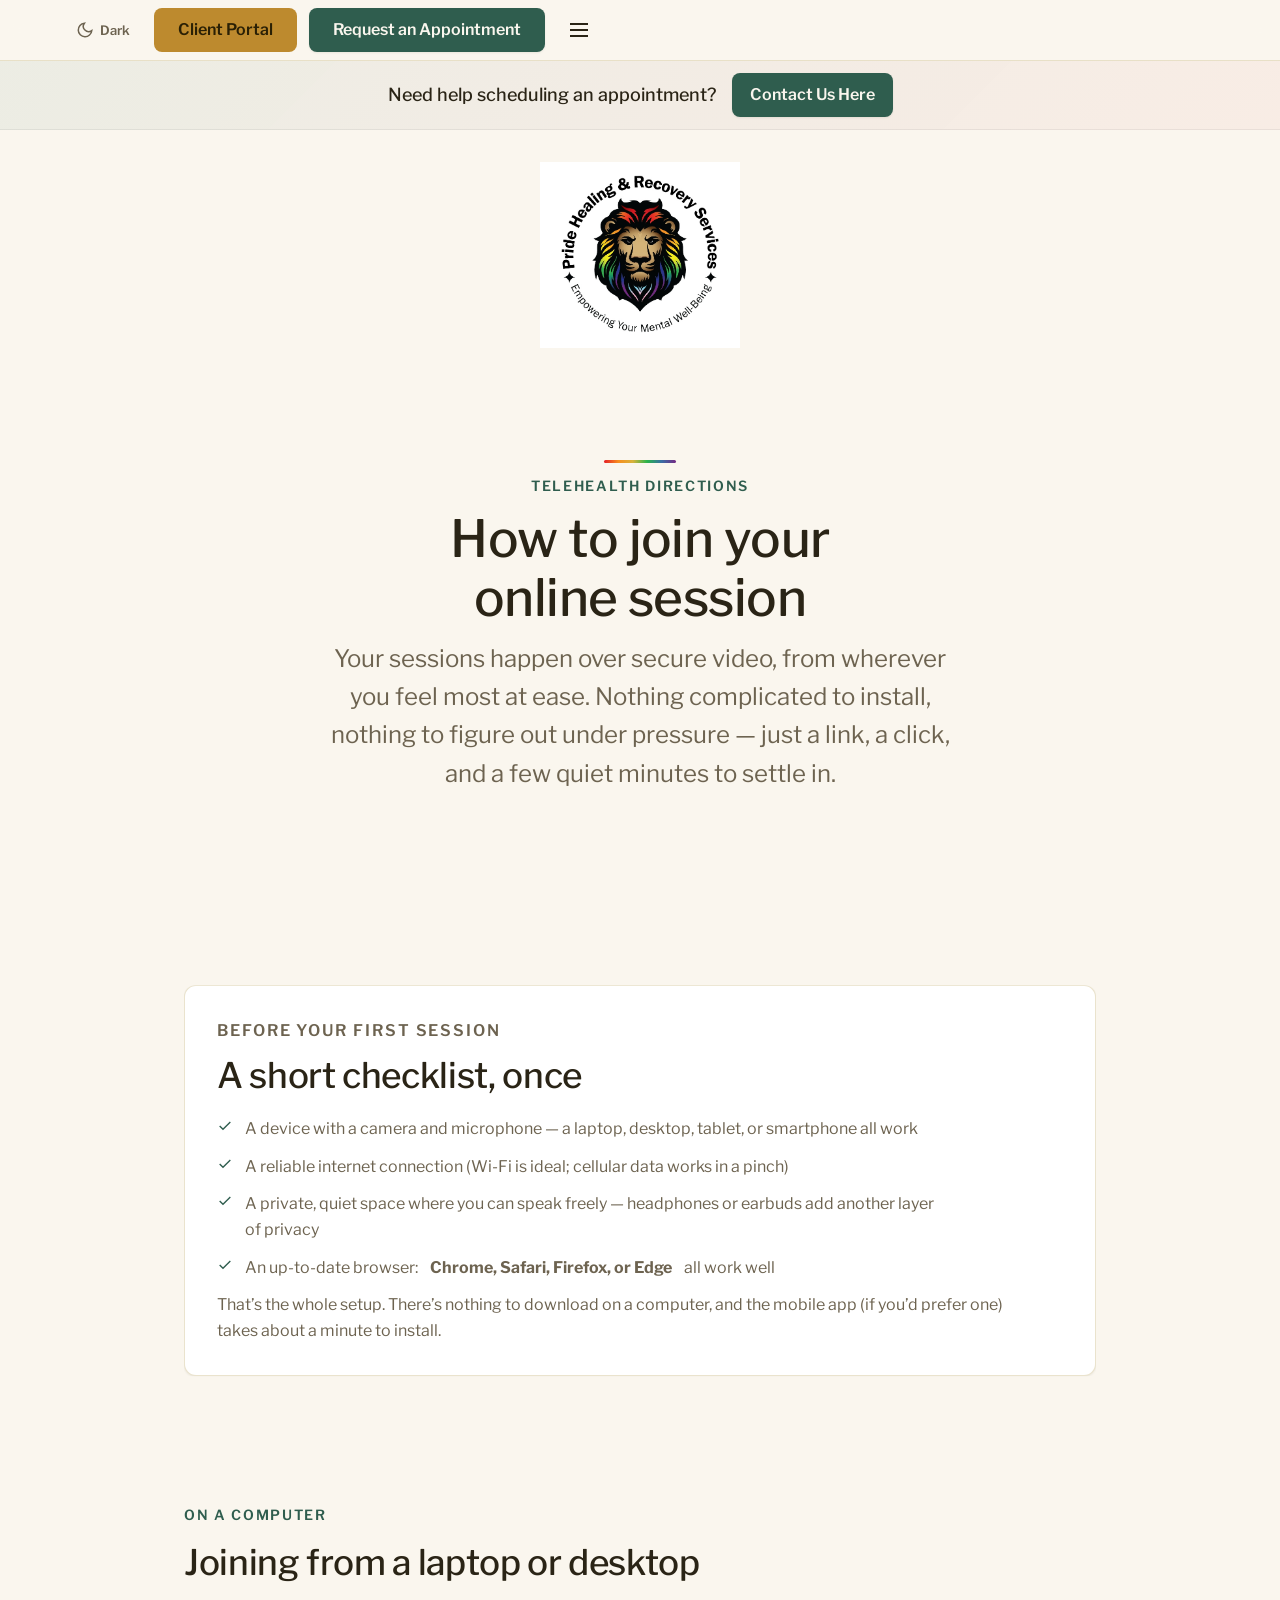
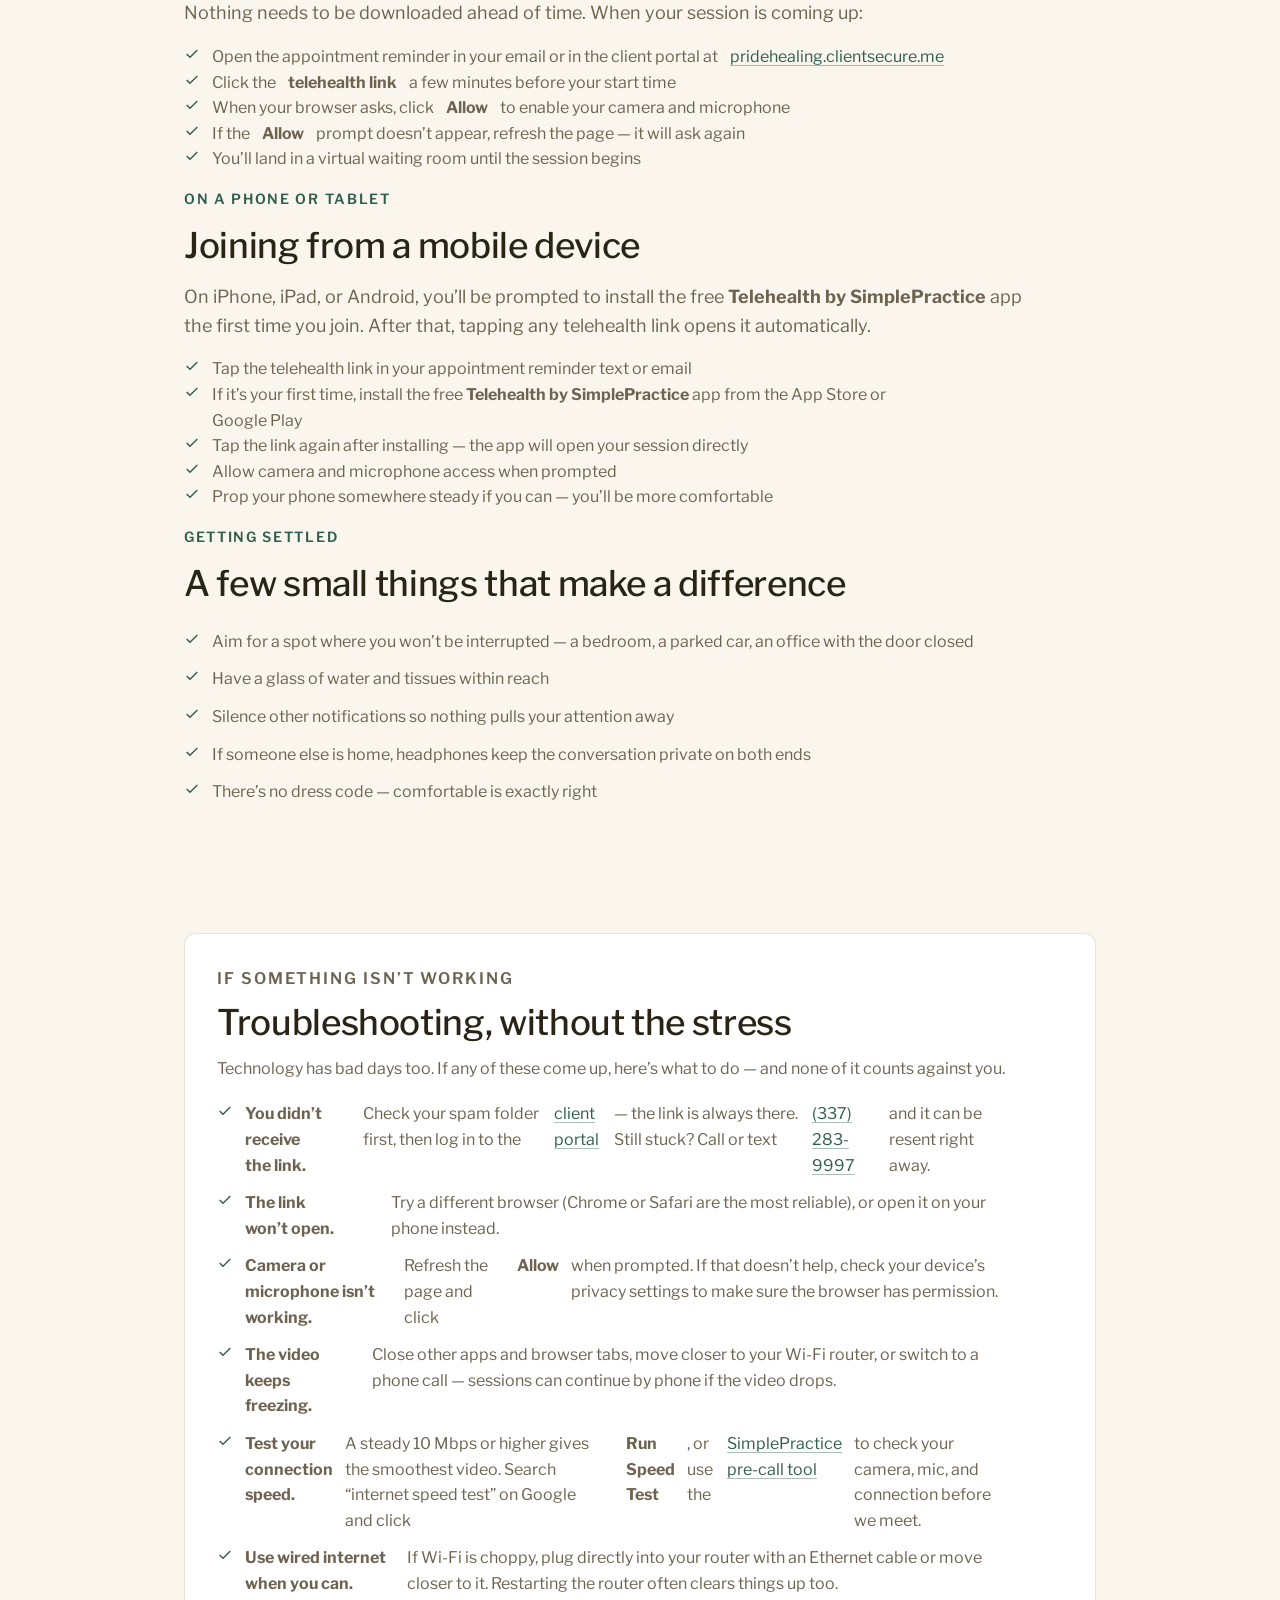
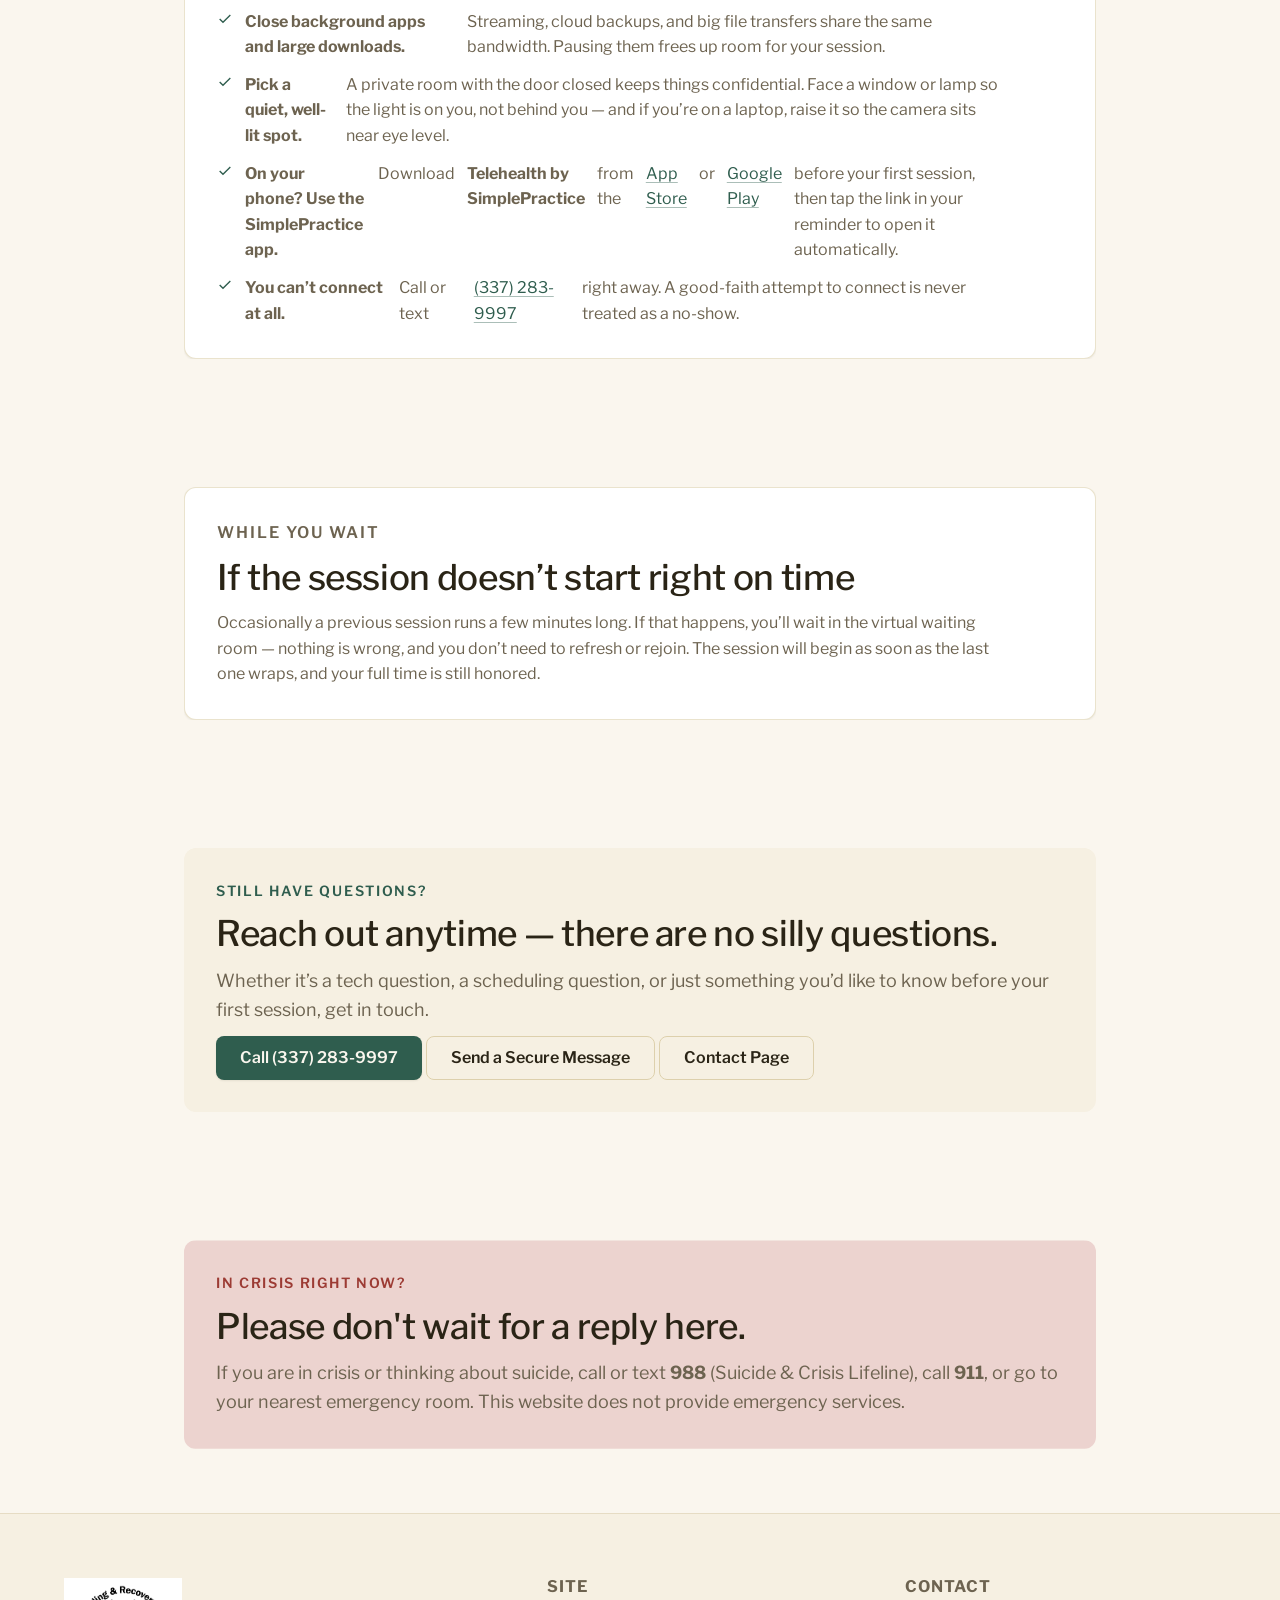
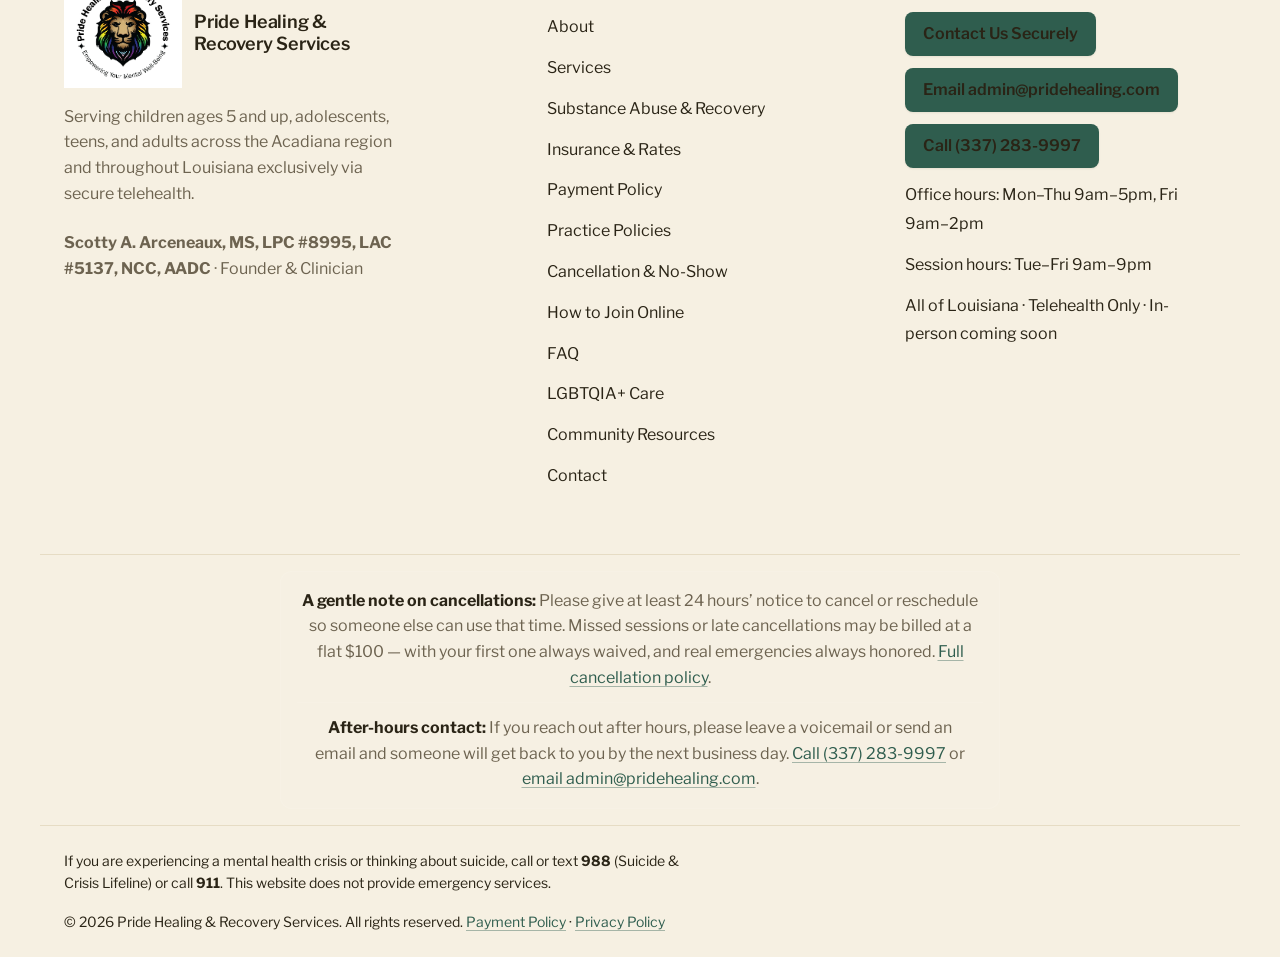
<file: join-telehealth.html>
<!DOCTYPE html>
<html lang="en">
<head>
<meta charset="UTF-8" />
<meta name="viewport" content="width=device-width, initial-scale=1.0" />
<title>How to Join Your Telehealth Session | Pride Healing & Recovery Services</title>
<meta name="description" content="Step-by-step directions for joining your secure telehealth counseling session with Pride Healing & Recovery Services, from any device." />
<link rel="icon" type="image/png" sizes="32x32" href="./assets/favicon-32.png" />
<link rel="apple-touch-icon" href="./assets/favicon-180.png" />
<link rel="preconnect" href="https://fonts.googleapis.com" />
<link rel="preconnect" href="https://fonts.gstatic.com" crossorigin />
<link href="https://fonts.googleapis.com/css2?family=Libre+Franklin:wght@300;400;500;600;700;800&display=swap" rel="stylesheet" />
<link href="https://api.fontshare.com/v2/css?f[]=zodiak@400,500,600&display=swap" rel="stylesheet" />
<link rel="stylesheet" href="./base.css" />
<link rel="stylesheet" href="./style.css" />
</head>
<body>
<a href="#main" class="skip-link">Skip to content</a>

<header class="header" data-header>
  <div class="container header__inner">
    <a href="./index.html" class="brand brand--home" aria-label="Pride Healing and Recovery Services home">
      <span class="visually-hidden">Home</span>
    </a>
    <nav class="nav" aria-label="Primary">
      <ul class="nav__list" role="list">
        <li><a class="nav__link" href="./index.html">Home</a></li>
        <li><a class="nav__link" href="./about.html">About</a></li>
        <li><a class="nav__link" href="./services.html">Services</a></li>
        <li><a class="nav__link" href="./substance-abuse.html">Substance Abuse &amp; Recovery</a></li>
        <li><a class="nav__link" href="./insurance.html">Insurance &amp; Rates</a></li>
        <li><a class="nav__link" href="./faq.html">FAQ</a></li>
        <li><a class="nav__link" href="./lgbtqia.html">LGBTQIA+</a></li>
        <li><a class="nav__link" href="./resources.html">Resources</a></li>
        <li class="nav__item--menu">
          <button class="nav__link nav__link--menu" type="button" aria-expanded="false" aria-haspopup="true" data-nav-menu>Policies<svg class="nav__caret" width="10" height="6" viewBox="0 0 10 6" fill="none" stroke="currentColor" stroke-width="1.6" aria-hidden="true"><path d="M1 1l4 4 4-4"/></svg></button>
          <ul class="nav__submenu" role="list">
            <li><a href="./practice-policies.html">Practice Policies</a></li>
            <li><a href="./cancellation-policy.html">Cancellation &amp; No-Show</a></li>
            <li><a href="./payment-policy.html">Payment Policy</a></li>
            <li><a href="./privacy-policy.html">Privacy Policy</a></li>
          </ul>
        </li>
        <li><a class="nav__link" href="./contact.html">Contact</a></li>
      </ul>
      <div class="nav__actions">
        <button class="theme-toggle" data-theme-toggle type="button" aria-label="Toggle dark mode" title="Switch between light and dark colors"><span class="theme-toggle__icon" aria-hidden="true"></span><span class="theme-toggle__text">Dark</span></button>
        <a class="btn btn--gold" href="https://pridehealing.clientsecure.me" target="_blank" rel="noopener noreferrer">Client Portal</a>
        <a class="btn btn--primary" href="https://pridehealing.clientsecure.me/request" target="_blank" rel="noopener noreferrer">Request an Appointment</a>
        <button class="nav-toggle" data-nav-open type="button" aria-label="Open menu" aria-expanded="false">
          <svg width="24" height="24" viewBox="0 0 24 24" fill="none" stroke="currentColor" stroke-width="2"><path d="M3 6h18M3 12h18M3 18h18"/></svg>
        </button>
      </div>
    </nav>
  </div>
</header>

<div class="scheduling-cta" role="region" aria-label="Scheduling help">
  <div class="container scheduling-cta__inner">
    <p class="scheduling-cta__text">Need help scheduling an appointment?</p>
    <a class="btn btn--primary btn--sm scheduling-cta__btn" href="./contact.html">Contact Us Here</a>
  </div>
</div>

<div class="mobile-nav" data-mobile-nav>
  <div class="mobile-nav__top">
    <span class="brand__name">Menu</span>
    <button data-nav-close type="button" aria-label="Close menu">
      <svg width="24" height="24" viewBox="0 0 24 24" fill="none" stroke="currentColor" stroke-width="2"><path d="M18 6 6 18M6 6l12 12"/></svg>
    </button>
  </div>
  <ul class="mobile-nav__list" role="list">
    <li><a href="./index.html">Home</a></li>
    <li><a href="./about.html">About</a></li>
    <li><a href="./services.html">Services</a></li>
    <li><a href="./substance-abuse.html">Substance Abuse &amp; Recovery</a></li>
    <li><a href="./insurance.html">Insurance &amp; Rates</a></li>
    <li><a href="./faq.html">FAQ</a></li>
    <li><a href="./lgbtqia.html">LGBTQIA+</a></li>
    <li><a href="./resources.html">Resources</a></li>
    <li><a href="./contact.html">Contact</a></li>
    <li class="mobile-nav__group"><span class="mobile-nav__grouplabel">Policies</span></li>
    <li><a href="./practice-policies.html">Practice Policies</a></li>
    <li><a href="./cancellation-policy.html">Cancellation &amp; No-Show</a></li>
    <li><a href="./payment-policy.html">Payment Policy</a></li>
    <li><a href="./privacy-policy.html">Privacy Policy</a></li>
  </ul>
  <div class="mobile-nav__actions">
    <a class="btn btn--gold btn--full" href="https://pridehealing.clientsecure.me" target="_blank" rel="noopener noreferrer">Client Portal</a>
    <a class="btn btn--primary btn--full" href="https://pridehealing.clientsecure.me/request" target="_blank" rel="noopener noreferrer">Request an Appointment</a>
  </div>
</div>


<div class="site-logo">
  <a href="./index.html" class="site-logo__link" aria-label="Pride Healing and Recovery Services home">
    <img src="./assets/logo-badge.png" alt="Pride Healing &amp; Recovery Services emblem" width="613" height="569" loading="eager" />
  </a>
</div>

<main id="main">

  <section class="section--hero">
    <div class="container">
      <div class="section-head" data-reveal>
        <span class="pride-rule" aria-hidden="true"></span>
        <p class="eyebrow">Telehealth Directions</p>
        <h1>How to join your online session</h1>
        <p class="lede">Your sessions happen over secure video, from wherever you feel most at ease. Nothing complicated to install, nothing to figure out under pressure &mdash; just a link, a click, and a few quiet minutes to settle in.</p>
      </div>
    </div>
  </section>

  <section class="section--tight">
    <div class="container container--narrow">
      <div class="card" data-reveal>
        <p class="eyebrow">Before Your First Session</p>
        <h2>A short checklist, once</h2>
        <ul role="list">
          <li><svg class="icon" viewBox="0 0 24 24" fill="none" stroke="currentColor" stroke-width="2"><path d="M20 6 9 17l-5-5"/></svg>A device with a camera and microphone &mdash; a laptop, desktop, tablet, or smartphone all work</li>
          <li><svg class="icon" viewBox="0 0 24 24" fill="none" stroke="currentColor" stroke-width="2"><path d="M20 6 9 17l-5-5"/></svg>A reliable internet connection (Wi-Fi is ideal; cellular data works in a pinch)</li>
          <li><svg class="icon" viewBox="0 0 24 24" fill="none" stroke="currentColor" stroke-width="2"><path d="M20 6 9 17l-5-5"/></svg>A private, quiet space where you can speak freely &mdash; headphones or earbuds add another layer of privacy</li>
          <li><svg class="icon" viewBox="0 0 24 24" fill="none" stroke="currentColor" stroke-width="2"><path d="M20 6 9 17l-5-5"/></svg>An up-to-date browser: <strong>Chrome, Safari, Firefox, or Edge</strong> all work well</li>
        </ul>
        <p class="muted">That&rsquo;s the whole setup. There&rsquo;s nothing to download on a computer, and the mobile app (if you&rsquo;d prefer one) takes about a minute to install.</p>
      </div>
    </div>
  </section>

  <section class="section--tight">
    <div class="container container--narrow">
      <div class="split" data-reveal style="grid-template-columns: 1fr;">
        <div class="split__content" style="max-width:none;">

          <p class="eyebrow">On a Computer</p>
          <h2>Joining from a laptop or desktop</h2>
          <p class="muted">Nothing needs to be downloaded ahead of time. When your session is coming up:</p>
          <ol role="list">
            <li><svg class="icon" viewBox="0 0 24 24" fill="none" stroke="currentColor" stroke-width="2"><path d="M20 6 9 17l-5-5"/></svg>Open the appointment reminder in your email or in the client portal at <a class="underline-link" href="https://pridehealing.clientsecure.me" target="_blank" rel="noopener">pridehealing.clientsecure.me</a></li>
            <li><svg class="icon" viewBox="0 0 24 24" fill="none" stroke="currentColor" stroke-width="2"><path d="M20 6 9 17l-5-5"/></svg>Click the <strong>telehealth link</strong> a few minutes before your start time</li>
            <li><svg class="icon" viewBox="0 0 24 24" fill="none" stroke="currentColor" stroke-width="2"><path d="M20 6 9 17l-5-5"/></svg>When your browser asks, click <strong>Allow</strong> to enable your camera and microphone</li>
            <li><svg class="icon" viewBox="0 0 24 24" fill="none" stroke="currentColor" stroke-width="2"><path d="M20 6 9 17l-5-5"/></svg>If the <strong>Allow</strong> prompt doesn&rsquo;t appear, refresh the page &mdash; it will ask again</li>
            <li><svg class="icon" viewBox="0 0 24 24" fill="none" stroke="currentColor" stroke-width="2"><path d="M20 6 9 17l-5-5"/></svg>You&rsquo;ll land in a virtual waiting room until the session begins</li>
          </ol>

          <p class="eyebrow">On a Phone or Tablet</p>
          <h2>Joining from a mobile device</h2>
          <p class="muted">On iPhone, iPad, or Android, you&rsquo;ll be prompted to install the free <strong>Telehealth by SimplePractice</strong> app the first time you join. After that, tapping any telehealth link opens it automatically.</p>
          <ol role="list">
            <li><svg class="icon" viewBox="0 0 24 24" fill="none" stroke="currentColor" stroke-width="2"><path d="M20 6 9 17l-5-5"/></svg>Tap the telehealth link in your appointment reminder text or email</li>
            <li><svg class="icon" viewBox="0 0 24 24" fill="none" stroke="currentColor" stroke-width="2"><path d="M20 6 9 17l-5-5"/></svg><span>If it&rsquo;s your first time, install the free <strong>Telehealth by SimplePractice</strong> app from the App Store or Google Play</span></li>
            <li><svg class="icon" viewBox="0 0 24 24" fill="none" stroke="currentColor" stroke-width="2"><path d="M20 6 9 17l-5-5"/></svg>Tap the link again after installing &mdash; the app will open your session directly</li>
            <li><svg class="icon" viewBox="0 0 24 24" fill="none" stroke="currentColor" stroke-width="2"><path d="M20 6 9 17l-5-5"/></svg>Allow camera and microphone access when prompted</li>
            <li><svg class="icon" viewBox="0 0 24 24" fill="none" stroke="currentColor" stroke-width="2"><path d="M20 6 9 17l-5-5"/></svg>Prop your phone somewhere steady if you can &mdash; you&rsquo;ll be more comfortable</li>
          </ol>

          <p class="eyebrow">Getting Settled</p>
          <h2>A few small things that make a difference</h2>
          <ul role="list">
            <li><svg class="icon" viewBox="0 0 24 24" fill="none" stroke="currentColor" stroke-width="2"><path d="M20 6 9 17l-5-5"/></svg>Aim for a spot where you won&rsquo;t be interrupted &mdash; a bedroom, a parked car, an office with the door closed</li>
            <li><svg class="icon" viewBox="0 0 24 24" fill="none" stroke="currentColor" stroke-width="2"><path d="M20 6 9 17l-5-5"/></svg>Have a glass of water and tissues within reach</li>
            <li><svg class="icon" viewBox="0 0 24 24" fill="none" stroke="currentColor" stroke-width="2"><path d="M20 6 9 17l-5-5"/></svg>Silence other notifications so nothing pulls your attention away</li>
            <li><svg class="icon" viewBox="0 0 24 24" fill="none" stroke="currentColor" stroke-width="2"><path d="M20 6 9 17l-5-5"/></svg>If someone else is home, headphones keep the conversation private on both ends</li>
            <li><svg class="icon" viewBox="0 0 24 24" fill="none" stroke="currentColor" stroke-width="2"><path d="M20 6 9 17l-5-5"/></svg>There&rsquo;s no dress code &mdash; comfortable is exactly right</li>
          </ul>

        </div>
      </div>
    </div>
  </section>

  <section class="section--tight">
    <div class="container container--narrow">
      <div class="card" data-reveal>
        <p class="eyebrow">If Something Isn&rsquo;t Working</p>
        <h2>Troubleshooting, without the stress</h2>
        <p class="muted">Technology has bad days too. If any of these come up, here&rsquo;s what to do &mdash; and none of it counts against you.</p>
        <ul role="list">
          <li><svg class="icon" viewBox="0 0 24 24" fill="none" stroke="currentColor" stroke-width="2"><path d="M20 6 9 17l-5-5"/></svg><strong>You didn&rsquo;t receive the link.</strong> Check your spam folder first, then log in to the <a class="underline-link" href="https://pridehealing.clientsecure.me" target="_blank" rel="noopener">client portal</a> &mdash; the link is always there. Still stuck? Call or text <a class="underline-link" href="tel:+13372839997">(337) 283-9997</a> and it can be resent right away.</li>
          <li><svg class="icon" viewBox="0 0 24 24" fill="none" stroke="currentColor" stroke-width="2"><path d="M20 6 9 17l-5-5"/></svg><strong>The link won&rsquo;t open.</strong> Try a different browser (Chrome or Safari are the most reliable), or open it on your phone instead.</li>
          <li><svg class="icon" viewBox="0 0 24 24" fill="none" stroke="currentColor" stroke-width="2"><path d="M20 6 9 17l-5-5"/></svg><strong>Camera or microphone isn&rsquo;t working.</strong> Refresh the page and click <strong>Allow</strong> when prompted. If that doesn&rsquo;t help, check your device&rsquo;s privacy settings to make sure the browser has permission.</li>
          <li><svg class="icon" viewBox="0 0 24 24" fill="none" stroke="currentColor" stroke-width="2"><path d="M20 6 9 17l-5-5"/></svg><strong>The video keeps freezing.</strong> Close other apps and browser tabs, move closer to your Wi-Fi router, or switch to a phone call &mdash; sessions can continue by phone if the video drops.</li>
          <li><svg class="icon" viewBox="0 0 24 24" fill="none" stroke="currentColor" stroke-width="2"><path d="M20 6 9 17l-5-5"/></svg><strong>Test your connection speed.</strong> A steady 10&nbsp;Mbps or higher gives the smoothest video. Search &ldquo;internet speed test&rdquo; on Google and click <strong>Run Speed Test</strong>, or use the <a class="underline-link" href="https://tokbox.com/developer/tools/precall/" target="_blank" rel="noopener">SimplePractice pre-call tool</a> to check your camera, mic, and connection before we meet.</li>
          <li><svg class="icon" viewBox="0 0 24 24" fill="none" stroke="currentColor" stroke-width="2"><path d="M20 6 9 17l-5-5"/></svg><strong>Use wired internet when you can.</strong> If Wi-Fi is choppy, plug directly into your router with an Ethernet cable or move closer to it. Restarting the router often clears things up too.</li>
          <li><svg class="icon" viewBox="0 0 24 24" fill="none" stroke="currentColor" stroke-width="2"><path d="M20 6 9 17l-5-5"/></svg><strong>Close background apps and large downloads.</strong> Streaming, cloud backups, and big file transfers share the same bandwidth. Pausing them frees up room for your session.</li>
          <li><svg class="icon" viewBox="0 0 24 24" fill="none" stroke="currentColor" stroke-width="2"><path d="M20 6 9 17l-5-5"/></svg><strong>Pick a quiet, well-lit spot.</strong> A private room with the door closed keeps things confidential. Face a window or lamp so the light is on you, not behind you &mdash; and if you&rsquo;re on a laptop, raise it so the camera sits near eye level.</li>
          <li><svg class="icon" viewBox="0 0 24 24" fill="none" stroke="currentColor" stroke-width="2"><path d="M20 6 9 17l-5-5"/></svg><strong>On your phone? Use the SimplePractice app.</strong> Download <strong>Telehealth by SimplePractice</strong> from the <a class="underline-link" href="https://apps.apple.com/us/app/telehealth-by-simplepractice/id1178118641" target="_blank" rel="noopener">App Store</a> or <a class="underline-link" href="https://play.google.com/store/apps/details?id=com.simplepractice.spruce" target="_blank" rel="noopener">Google Play</a> before your first session, then tap the link in your reminder to open it automatically.</li>
          <li><svg class="icon" viewBox="0 0 24 24" fill="none" stroke="currentColor" stroke-width="2"><path d="M20 6 9 17l-5-5"/></svg><strong>You can&rsquo;t connect at all.</strong> Call or text <a class="underline-link" href="tel:+13372839997">(337) 283-9997</a> right away. A good-faith attempt to connect is never treated as a no-show.</li>
        </ul>
      </div>
    </div>
  </section>

  <section class="section--tight">
    <div class="container container--narrow">
      <div class="card" data-reveal>
        <p class="eyebrow">While You Wait</p>
        <h2>If the session doesn&rsquo;t start right on time</h2>
        <p class="muted">Occasionally a previous session runs a few minutes long. If that happens, you&rsquo;ll wait in the virtual waiting room &mdash; nothing is wrong, and you don&rsquo;t need to refresh or rejoin. The session will begin as soon as the last one wraps, and your full time is still honored.</p>
      </div>
    </div>
  </section>

  <section class="section--tight">
    <div class="container container--narrow">
      <div class="callout" data-reveal>
        <p class="eyebrow">Still Have Questions?</p>
        <h2>Reach out anytime &mdash; there are no silly questions.</h2>
        <p class="muted">Whether it&rsquo;s a tech question, a scheduling question, or just something you&rsquo;d like to know before your first session, get in touch.</p>
        <div>
          <a href="tel:+13372839997" class="btn btn--primary">Call (337) 283-9997</a>
          <a href="https://pridehealing.clientsecure.me/contact-widget" target="_blank" rel="noopener noreferrer" class="btn btn--outline">Send a Secure Message</a>
          <a href="./contact.html" class="btn btn--outline">Contact Page</a>
        </div>
      </div>
    </div>
  </section>

  <section class="section--tight">
    <div class="container container--narrow">
      <div class="callout callout--crisis" data-reveal>
        <p class="eyebrow">In Crisis Right Now?</p>
        <h2>Please don't wait for a reply here.</h2>
        <p class="muted">If you are in crisis or thinking about suicide, call or text <strong>988</strong> (Suicide &amp; Crisis Lifeline), call <strong>911</strong>, or go to your nearest emergency room. This website does not provide emergency services.</p>
      </div>
    </div>
  </section>

</main>

<footer class="footer">
  <div class="container footer__top">
    <div class="footer__brand">
      <a href="./index.html" class="brand brand--badge">
        <span class="brand__mark brand__mark--badge"><img src="./assets/logo-badge.png" alt="Pride Healing &amp; Recovery Services emblem" width="613" height="569" /></span>
        <span class="brand__wordmark">Pride Healing &amp;<br />Recovery Services</span>
      </a>
      <p class="muted" style="font-size:var(--text-sm);">Serving children ages 5 and up, adolescents, teens, and adults across the Acadiana region and throughout Louisiana exclusively via secure telehealth.</p>
      <p class="muted" style="font-size:var(--text-sm); margin-top:var(--space-2);"><strong>Scotty A. Arceneaux, MS, LPC #8995, LAC #5137, NCC, AADC</strong> &middot; Founder &amp; Clinician</p>
    </div>
    <div class="footer__col">
      <h4>Site</h4>
      <ul role="list">
        <li><a href="./about.html">About</a></li>
        <li><a href="./services.html">Services</a></li>
        <li><a href="./substance-abuse.html">Substance Abuse &amp; Recovery</a></li>
    <li><a href="./insurance.html">Insurance &amp; Rates</a></li>
        <li><a href="./payment-policy.html">Payment Policy</a></li>
        <li><a href="./practice-policies.html">Practice Policies</a></li>
        <li><a href="./cancellation-policy.html">Cancellation &amp; No-Show</a></li>
        <li><a href="./join-telehealth.html">How to Join Online</a></li>
        <li><a href="./faq.html">FAQ</a></li>
        <li><a href="./lgbtqia.html">LGBTQIA+ Care</a></li>
        <li><a href="./resources.html">Community Resources</a></li>
        <li><a href="./contact.html">Contact</a></li>
      </ul>
    </div>
    <div class="footer__col">
      <h4>Contact</h4>
      <ul role="list">
        <li><a class="btn btn--primary btn--sm" href="https://pridehealing.clientsecure.me/contact-widget" target="_blank" rel="noopener noreferrer">Contact Us Securely</a></li>
        <li><a class="btn btn--primary btn--sm" href="mailto:admin@pridehealing.com">Email admin@pridehealing.com</a></li>
        <li><a class="btn btn--primary btn--sm" href="tel:+13372839997">Call (337) 283-9997</a></li>
        <li><span class="muted" style="font-size:var(--text-sm);">Office hours: Mon&ndash;Thu 9am&ndash;5pm, Fri 9am&ndash;2pm</span></li>
        <li><span class="muted" style="font-size:var(--text-sm);">Session hours: Tue&ndash;Fri 9am&ndash;9pm</span></li>
        <li><span class="muted" style="font-size:var(--text-sm);">All of Louisiana &middot; Telehealth Only &middot; In-person coming soon</span></li>
      </ul>
    </div>
  </div>
  <div class="container footer__bottom footer__bottom--practice-info">
    <div class="footer__practice-info">
      <p class="footer__practice-info-item"><strong>A gentle note on cancellations:</strong> Please give at least 24 hours’ notice to cancel or reschedule so someone else can use that time. Missed sessions or late cancellations may be billed at a flat $100 — with your first one always waived, and real emergencies always honored. <a class="underline-link" href="./cancellation-policy.html">Full cancellation policy</a>.</p>
      <p class="footer__practice-info-item"><strong>After-hours contact:</strong> If you reach out after hours, please leave a voicemail or send an email and someone will get back to you by the next business day. <a class="underline-link" href="tel:+13372839997">Call (337) 283-9997</a> or <a class="underline-link" href="mailto:admin@pridehealing.com">email admin@pridehealing.com</a>.</p>
    </div>
  </div>
  <div class="container footer__bottom">
    <p class="footer__legal">If you are experiencing a mental health crisis or thinking about suicide, call or text <strong>988</strong> (Suicide &amp; Crisis Lifeline) or call <strong>911</strong>. This website does not provide emergency services.</p>
    <p>&copy; 2026 Pride Healing &amp; Recovery Services. All rights reserved. <a class="underline-link" href="./payment-policy.html">Payment Policy</a> &middot; <a class="underline-link" href="./privacy-policy.html">Privacy Policy</a></p>
  </div>
</footer>
<script src="./app.js" defer></script>
<script data-pplx-inline-edit>
(function () {
  if (window === window.top) return;

  const allowedParentOrigins = ["https://www.perplexity.ai","https://perplexity.ai","https://testing.perplexity.ai","https://staging.perplexity.ai","https://*.preview.i.perplexity.ai","http://perplexity.localhost","http://localhost:1420","http://127.0.0.1:1420","http://localhost:3000","http://127.0.0.1:3000","http://localhost:5173","http://127.0.0.1:5173"];
  const MAX_FONT_BYTES = 500 * 1024;
  const MAX_TOTAL_FONT_BYTES = 2 * 1024 * 1024;
  let scrollForwarding = false;
  let scrollRaf = 0;
  let trustedTopOrigin = null;

  // Allow entries like "https://*.preview.i.perplexity.ai" — the wildcard
  // matches a single DNS label (no dots), so "https://*.foo" cannot stretch
  // across multiple labels.
  function matchesAllowedOrigin(origin) {
    if (!origin) return false;
    for (const entry of allowedParentOrigins) {
      if (!entry.includes("*")) {
        if (entry === origin) return true;
        continue;
      }
      const pattern = new RegExp(
        "^" +
          entry.replace(/[.+?^${}()|[\]\\]/g, "\\$&").replace(/\*/g, "[^.]+") +
          "$",
      );
      if (pattern.test(origin)) return true;
    }
    return false;
  }

  // Trust decision: when the sender is same-origin-visible (event.origin is a
  // real origin like https://www.perplexity.ai) we trust event.origin directly.
  // When event.origin is "null" (opaque broker srcdoc), we fall back to the
  // broker's stamped `parentOrigin` to identify the top window. The fallback
  // is claim-only — we rely on the browser's native `targetOrigin` enforcement
  // on the response path (see postToTrustedTop) to ensure replies can't be
  // delivered to anyone but the actual top window of that claimed origin.
  function getTrustedParentOrigin(event) {
    const forwardedParentOrigin =
      typeof event.data.parentOrigin === "string" ? event.data.parentOrigin : null;
    const parentOrigin = event.origin === "null" ? forwardedParentOrigin : event.origin;
    return matchesAllowedOrigin(parentOrigin) ? parentOrigin : null;
  }

  // All responses go to window.top with targetOrigin = the allowlisted origin.
  // An attacker that iframes us inside their own null-origin broker can claim
  // any parentOrigin they like, but the browser will drop the reply whenever
  // the real top's origin doesn't match — so the screenshot never leaves.
  function postToTrustedTop(message) {
    if (!trustedTopOrigin) return;
    try {
      window.top.postMessage(message, trustedTopOrigin);
    } catch (_error) {}
  }

  function inlineAll(original, clone) {
    if (original.nodeType !== 1 || clone.nodeType !== 1) return;

    try {
      const computedStyle = getComputedStyle(original);
      // cssText on a computed style is the serialized declaration in modern
      // Chromium/Safari — a single read beats enumerating ~400 longhand
      // properties. Firefox returns "" here, so we fall back on empty.
      const serialized = computedStyle.cssText;
      if (serialized) {
        clone.style.cssText = serialized;
      } else {
        const parts = new Array(computedStyle.length);
        for (let index = 0; index < computedStyle.length; index += 1) {
          const property = computedStyle[index];
          parts[index] = `${property}:${computedStyle.getPropertyValue(property)};`;
        }
        clone.style.cssText = parts.join("");
      }
    } catch (_error) {}

    const originalChildren = original.children;
    const clonedChildren = clone.children;
    for (
      let index = 0;
      index < originalChildren.length && index < clonedChildren.length;
      index += 1
    ) {
      inlineAll(originalChildren[index], clonedChildren[index]);
    }
  }

  function extractFontUrl(srcValue) {
    const matches = [
      ...srcValue.matchAll(
        /url\(["']?([^"')]+)["']?\)(?:\s*format\(["']?([^"')]+)["']?\))?/gi,
      ),
    ];
    if (matches.length === 0) return null;
    const woff2 = matches.find((m) => m[2] && m[2].toLowerCase().includes("woff2"));
    if (woff2) return woff2[1];
    const woff = matches.find((m) => m[2] && m[2].toLowerCase().includes("woff"));
    if (woff) return woff[1];
    return matches[0][1];
  }

  // Cache resolved font URL -> data URI across captures. Fonts on a page
  // essentially never change, and a batch run emits multiple captures back to
  // back — without this we'd refetch + re-base64 every time.
  const fontDataUriCache = new Map();
  const SRC_DECLARATION_RE = /src\s*:\s*[^;}]+/i;

  async function fetchAsDataUri(url) {
    if (fontDataUriCache.has(url)) return fontDataUriCache.get(url);
    let dataUri = null;
    try {
      const response = await fetch(url, { mode: "cors", credentials: "omit" });
      if (response.ok) {
        const blob = await response.blob();
        if (blob.size <= MAX_FONT_BYTES) {
          dataUri = await new Promise((resolve) => {
            const reader = new FileReader();
            reader.onloadend = () =>
              resolve(typeof reader.result === "string" ? reader.result : null);
            reader.onerror = () => resolve(null);
            reader.readAsDataURL(blob);
          });
        }
      }
    } catch (_error) {
      dataUri = null;
    }
    fontDataUriCache.set(url, dataUri);
    return dataUri;
  }

  function collectFontFaceRuleTexts() {
    const rules = [];
    for (const sheet of document.styleSheets) {
      let cssRules;
      try {
        cssRules = sheet.cssRules;
      } catch (_error) {
        continue;
      }
      if (!cssRules) continue;
      for (const rule of cssRules) {
        const cssText = rule.cssText || "";
        if (cssText.startsWith("@font-face")) rules.push(cssText);
      }
    }
    return rules;
  }

  async function buildInlinedFontCss() {
    const ruleTexts = collectFontFaceRuleTexts();
    if (ruleTexts.length === 0) return null;

    const resolved = ruleTexts.map((cssText) => {
      if (!SRC_DECLARATION_RE.test(cssText)) return null;
      const srcMatch = cssText.match(/src\s*:\s*([^;}]+)[;}]/i);
      if (!srcMatch) return null;
      const url = extractFontUrl(srcMatch[1]);
      if (!url) return null;
      try {
        return { cssText, url: new URL(url, document.baseURI).href };
      } catch (_error) {
        return null;
      }
    });

    const dataUris = await Promise.all(
      resolved.map((entry) => (entry ? fetchAsDataUri(entry.url) : Promise.resolve(null))),
    );

    const inlined = [];
    let totalBytes = 0;
    for (let index = 0; index < resolved.length; index += 1) {
      const entry = resolved[index];
      const dataUri = dataUris[index];
      if (!entry || !dataUri) continue;
      const approxBytes = dataUri.length * 0.75;
      if (totalBytes + approxBytes > MAX_TOTAL_FONT_BYTES) break;
      totalBytes += approxBytes;
      inlined.push(entry.cssText.replace(SRC_DECLARATION_RE, `src: url("${dataUri}")`));
    }
    return inlined.length > 0 ? inlined.join("\n") : null;
  }

  function stripExternal(clone) {
    const images = clone.querySelectorAll("img");
    for (let index = 0; index < images.length; index += 1) {
      const src = images[index].getAttribute("src");
      if (src && !src.startsWith("data:")) images[index].removeAttribute("src");
    }

    const elements = clone.querySelectorAll("*");
    for (let index = 0; index < elements.length; index += 1) {
      const style = elements[index].style.cssText;
      if (style && style.includes("url(")) {
        elements[index].style.cssText = style.replace(
          /url\(["']?(?!data:)[^)"']*["']?\)/gi,
          "none",
        );
      }
    }
  }

  function emitScroll() {
    scrollRaf = 0;
    if (!scrollForwarding) return;
    postToTrustedTop({
      type: "INLINE_EDIT_SCROLL",
      scrollX: window.scrollX,
      scrollY: window.scrollY,
    });
  }

  window.addEventListener(
    "scroll",
    function () {
      if (!scrollForwarding || scrollRaf) return;
      scrollRaf = requestAnimationFrame(emitScroll);
    },
    { passive: true, capture: true },
  );

  async function handleCaptureRequest(event) {
    const requestId = event.data.requestId;
    const scrollX = window.scrollX;
    const scrollY = window.scrollY;
    const width = window.innerWidth;
    const height = window.innerHeight;

    function postResult(dataUrl) {
      postToTrustedTop({
        type: "INLINE_EDIT_SCREENSHOT_RESULT",
        requestId,
        dataUrl,
        scrollX,
        scrollY,
      });
    }

    try {
      // Wait for any pending web fonts to resolve so both inline metrics and
      // the @font-face inlining below see the same loaded faces.
      if (document.fonts && document.fonts.ready) {
        try {
          await document.fonts.ready;
        } catch (_error) {}
      }

      const clone = document.documentElement.cloneNode(true);
      inlineAll(document.documentElement, clone);

      const removedNodes = clone.querySelectorAll("script,link[rel=\"stylesheet\"],style");
      for (let index = 0; index < removedNodes.length; index += 1) {
        removedNodes[index].remove();
      }

      stripExternal(clone);

      // Re-embed web fonts as data-URI @font-face rules so the SVG rasterizer
      // can resolve them — external font URLs aren't fetched during
      // foreignObject rendering, which would otherwise force a fallback face
      // and change text metrics.
      const inlinedFontCss = await buildInlinedFontCss();
      if (inlinedFontCss) {
        const styleEl = document.createElement("style");
        styleEl.textContent = inlinedFontCss;
        const head = clone.querySelector("head");
        if (head) head.appendChild(styleEl);
        else clone.insertBefore(styleEl, clone.firstChild);
      }

      const html = new XMLSerializer().serializeToString(clone);
      const svg =
        `<svg xmlns="http://www.w3.org/2000/svg" width="${width}" height="${height}">` +
        '<foreignObject width="100%" height="100%">' +
        `<div xmlns="http://www.w3.org/1999/xhtml" style="width:${width}px;height:${height}px;overflow:hidden">` +
        `<div style="position:relative;left:-${scrollX}px;top:-${scrollY}px">` +
        html +
        "</div></div></foreignObject></svg>";
      const svgUrl = `data:image/svg+xml;charset=utf-8,${encodeURIComponent(svg)}`;
      const image = new Image();
      image.onload = function () {
        const canvas = document.createElement("canvas");
        canvas.width = width;
        canvas.height = height;
        canvas.getContext("2d").drawImage(image, 0, 0);
        postResult(canvas.toDataURL("image/png"));
      };
      image.onerror = function () {
        postResult(null);
      };
      image.src = svgUrl;
    } catch (_error) {
      postResult(null);
    }
  }

  window.addEventListener("message", function (event) {
    if (!event.data) return;
    // Only accept messages from the direct parent frame. Blocks sibling /
    // unrelated-window postMessage senders that could otherwise reach us.
    if (event.source !== window.parent) return;

    const trustedParentOrigin = getTrustedParentOrigin(event);
    if (!trustedParentOrigin) return;
    trustedTopOrigin = trustedParentOrigin;

    if (event.data.type === "INLINE_EDIT_SCROLL_START") {
      scrollForwarding = true;
      emitScroll();
      return;
    }

    if (event.data.type === "INLINE_EDIT_SCROLL_STOP") {
      scrollForwarding = false;
      if (scrollRaf) cancelAnimationFrame(scrollRaf);
      scrollRaf = 0;
      return;
    }

    if (event.data.type !== "INLINE_EDIT_CAPTURE_REQUEST") return;

    handleCaptureRequest(event);
  });
})();


</script></body>
</html>
</file>
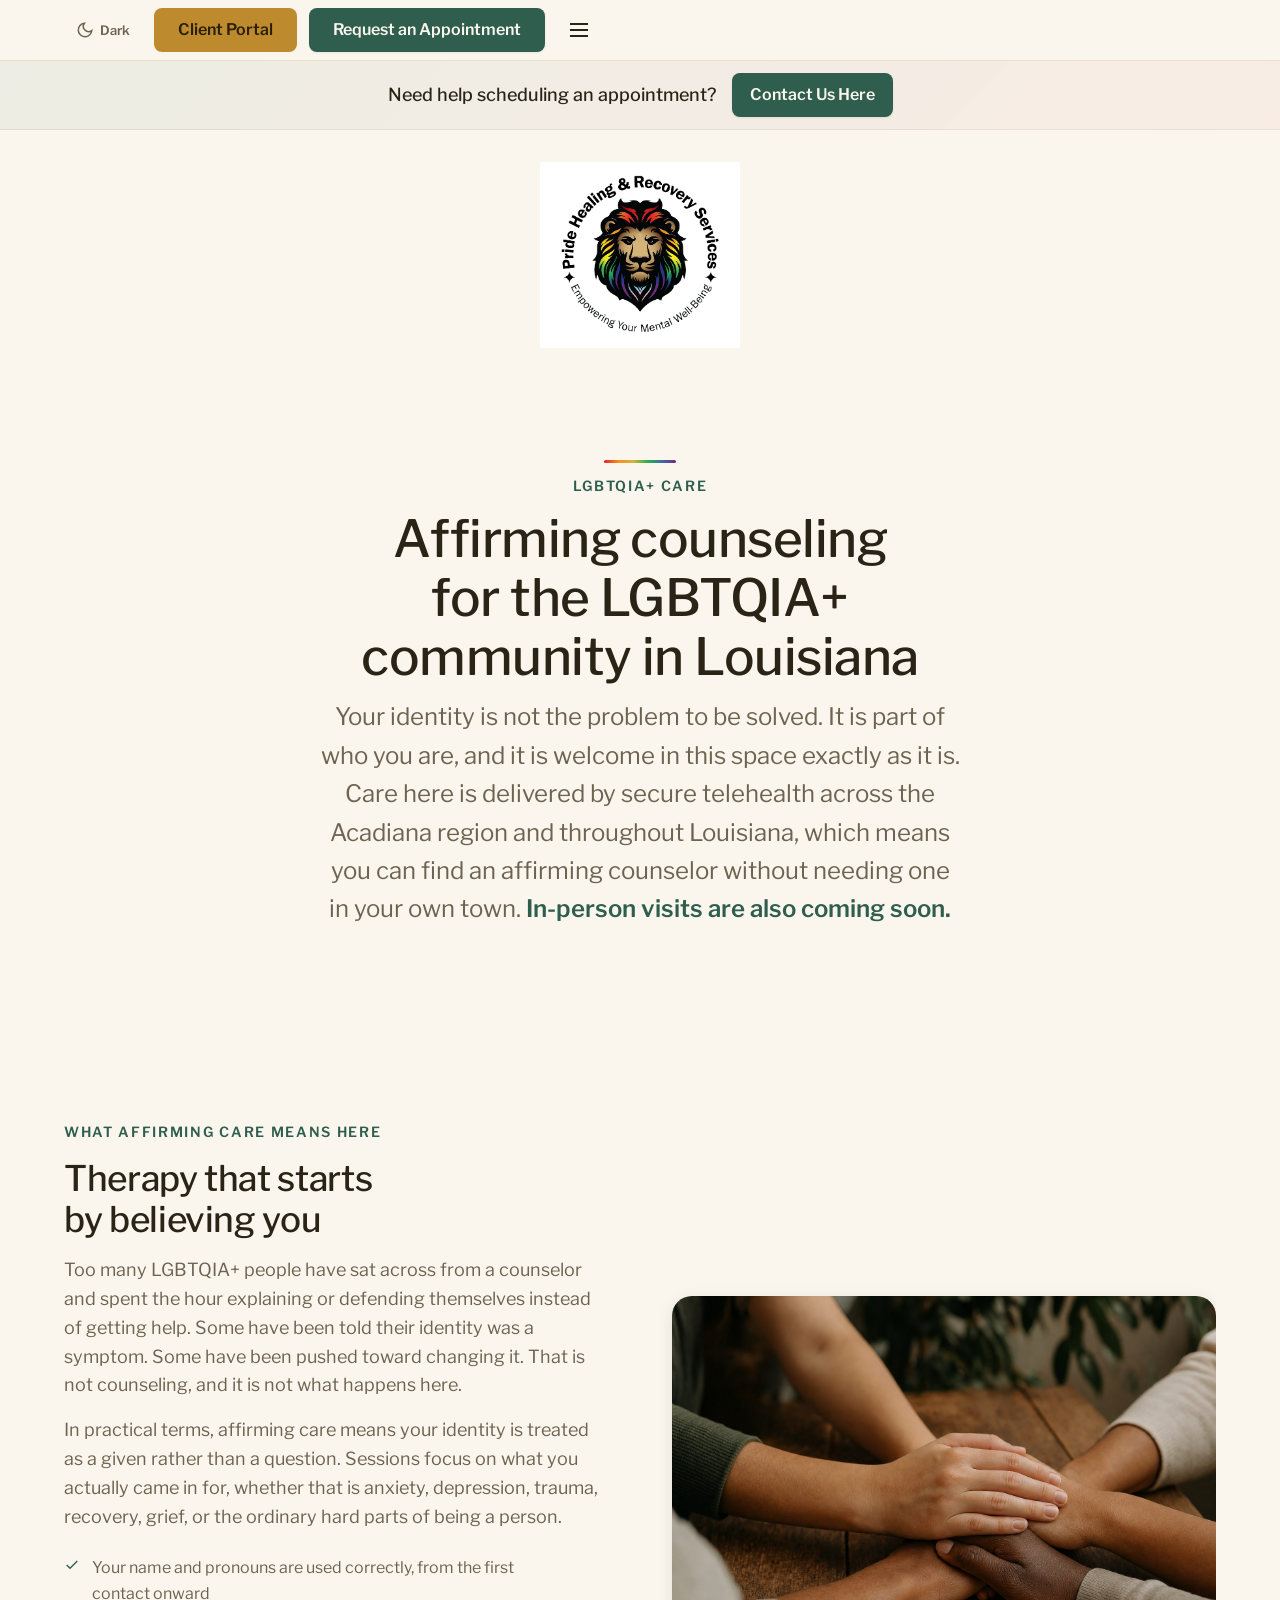
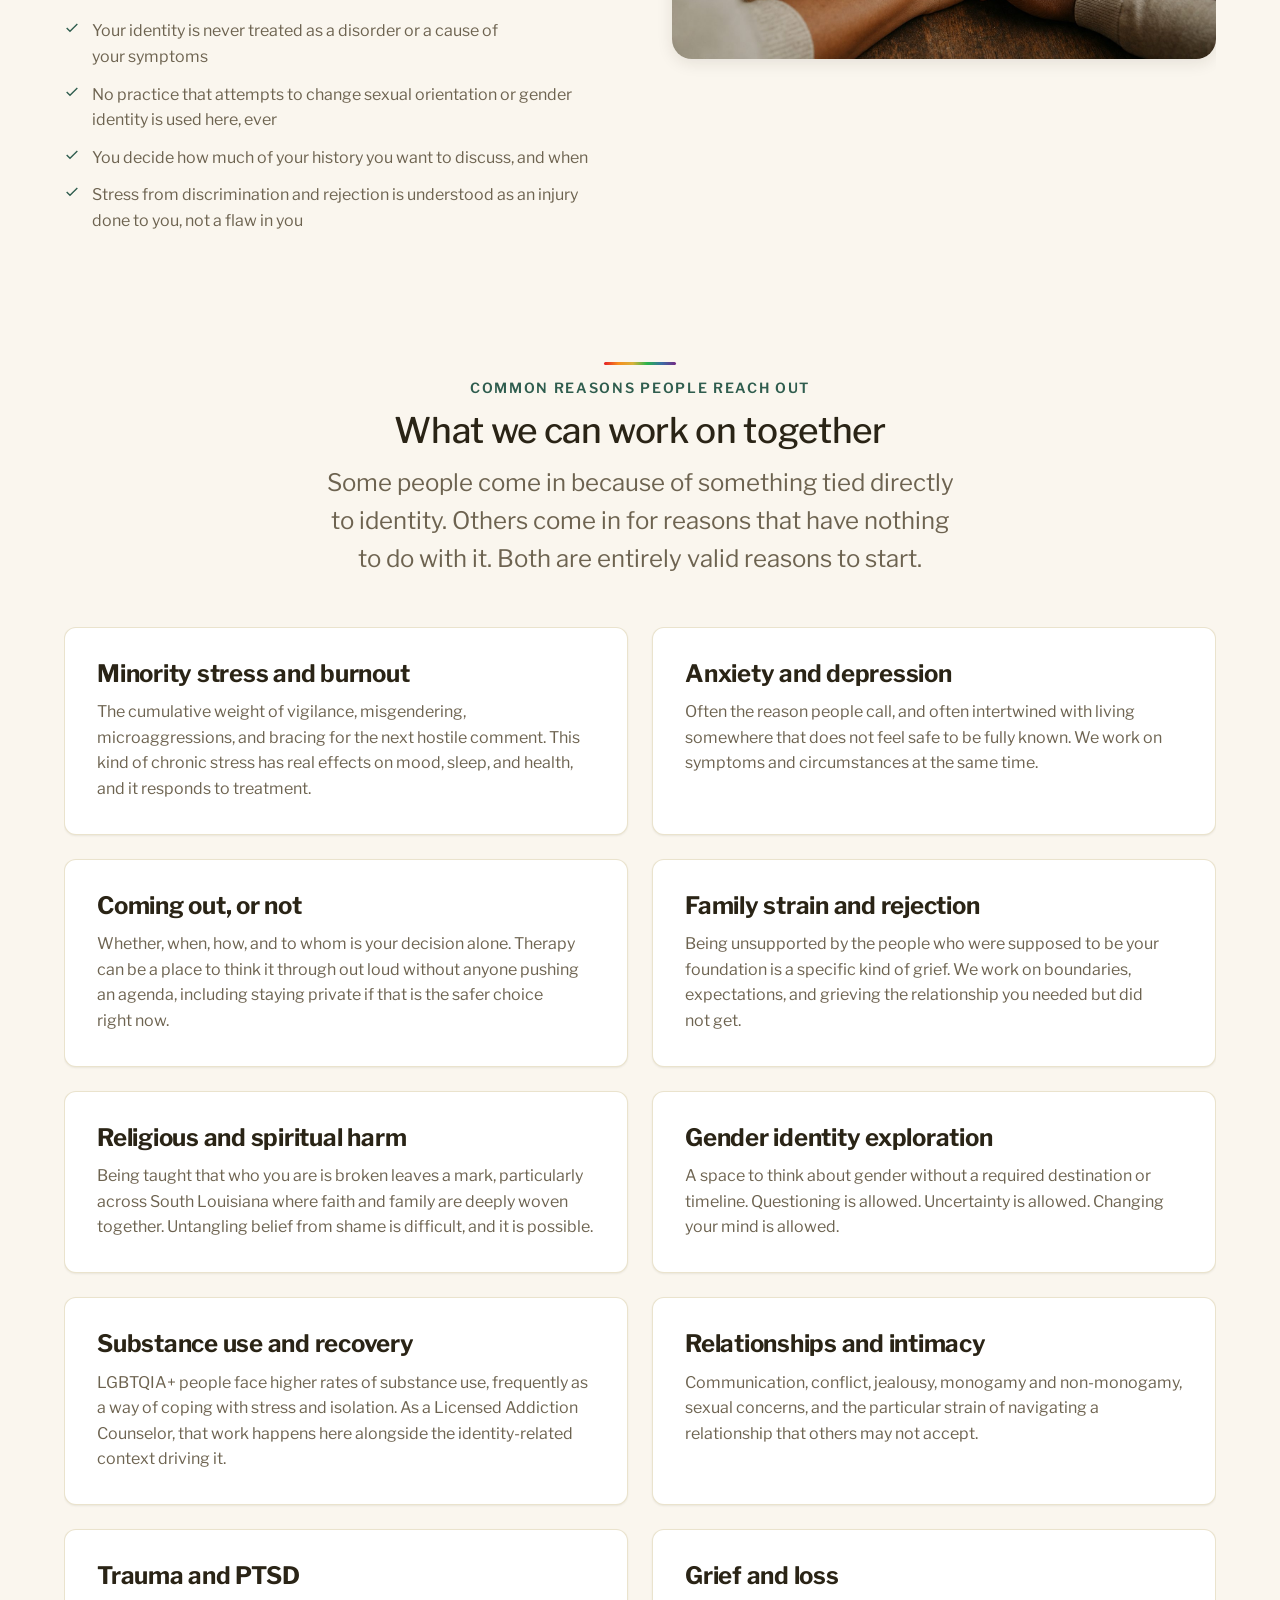
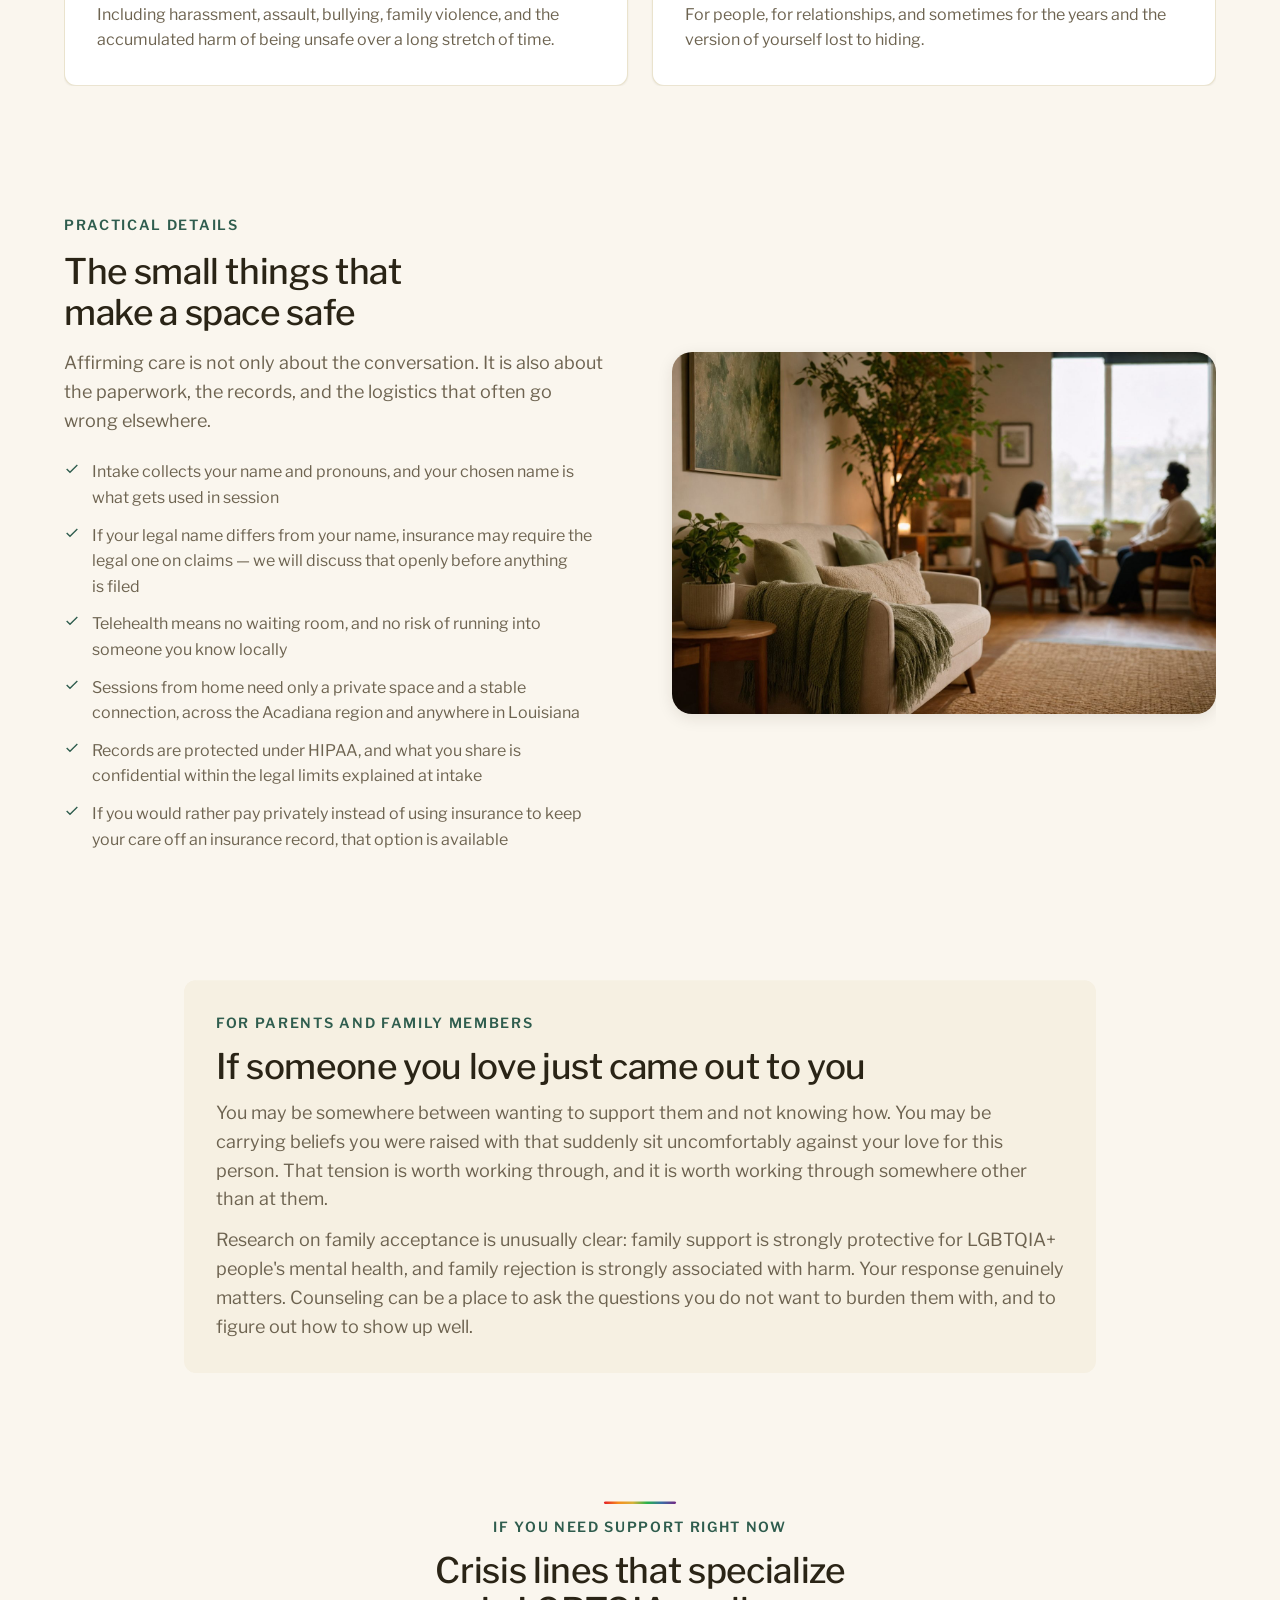
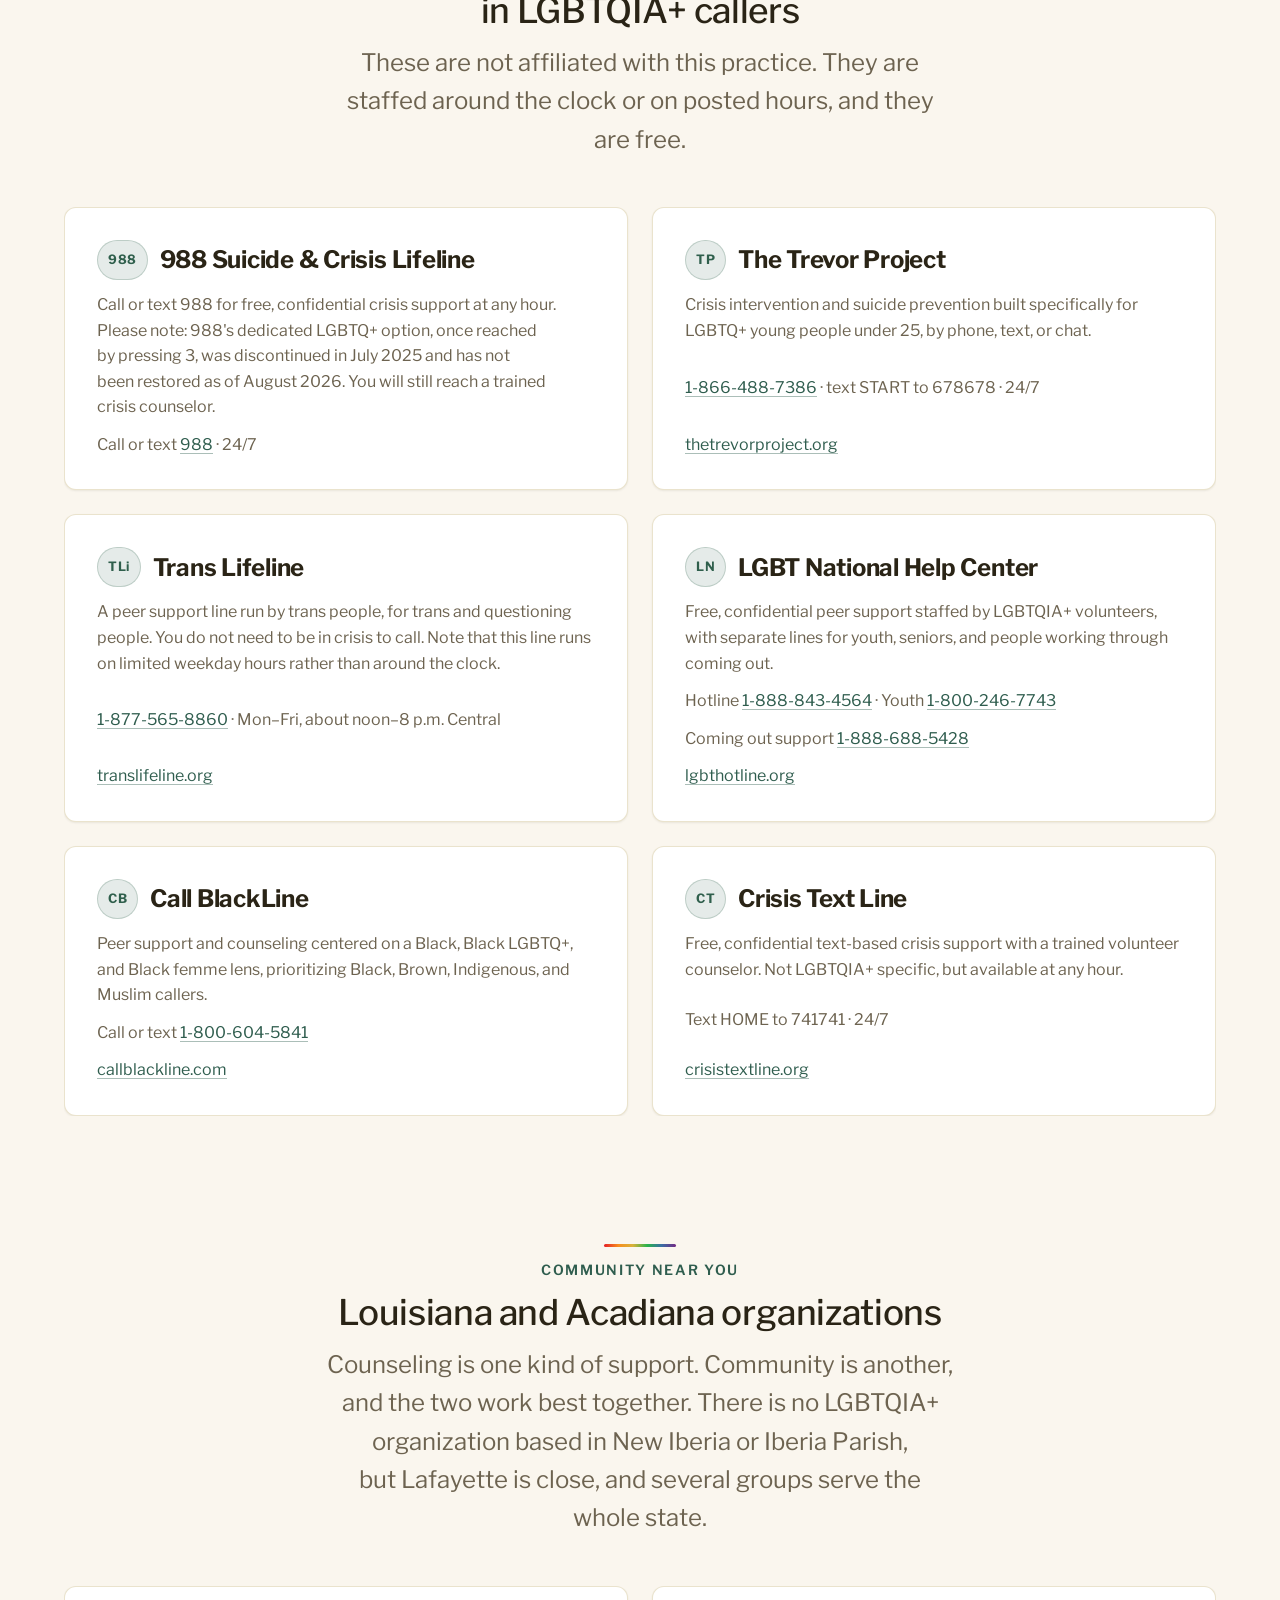
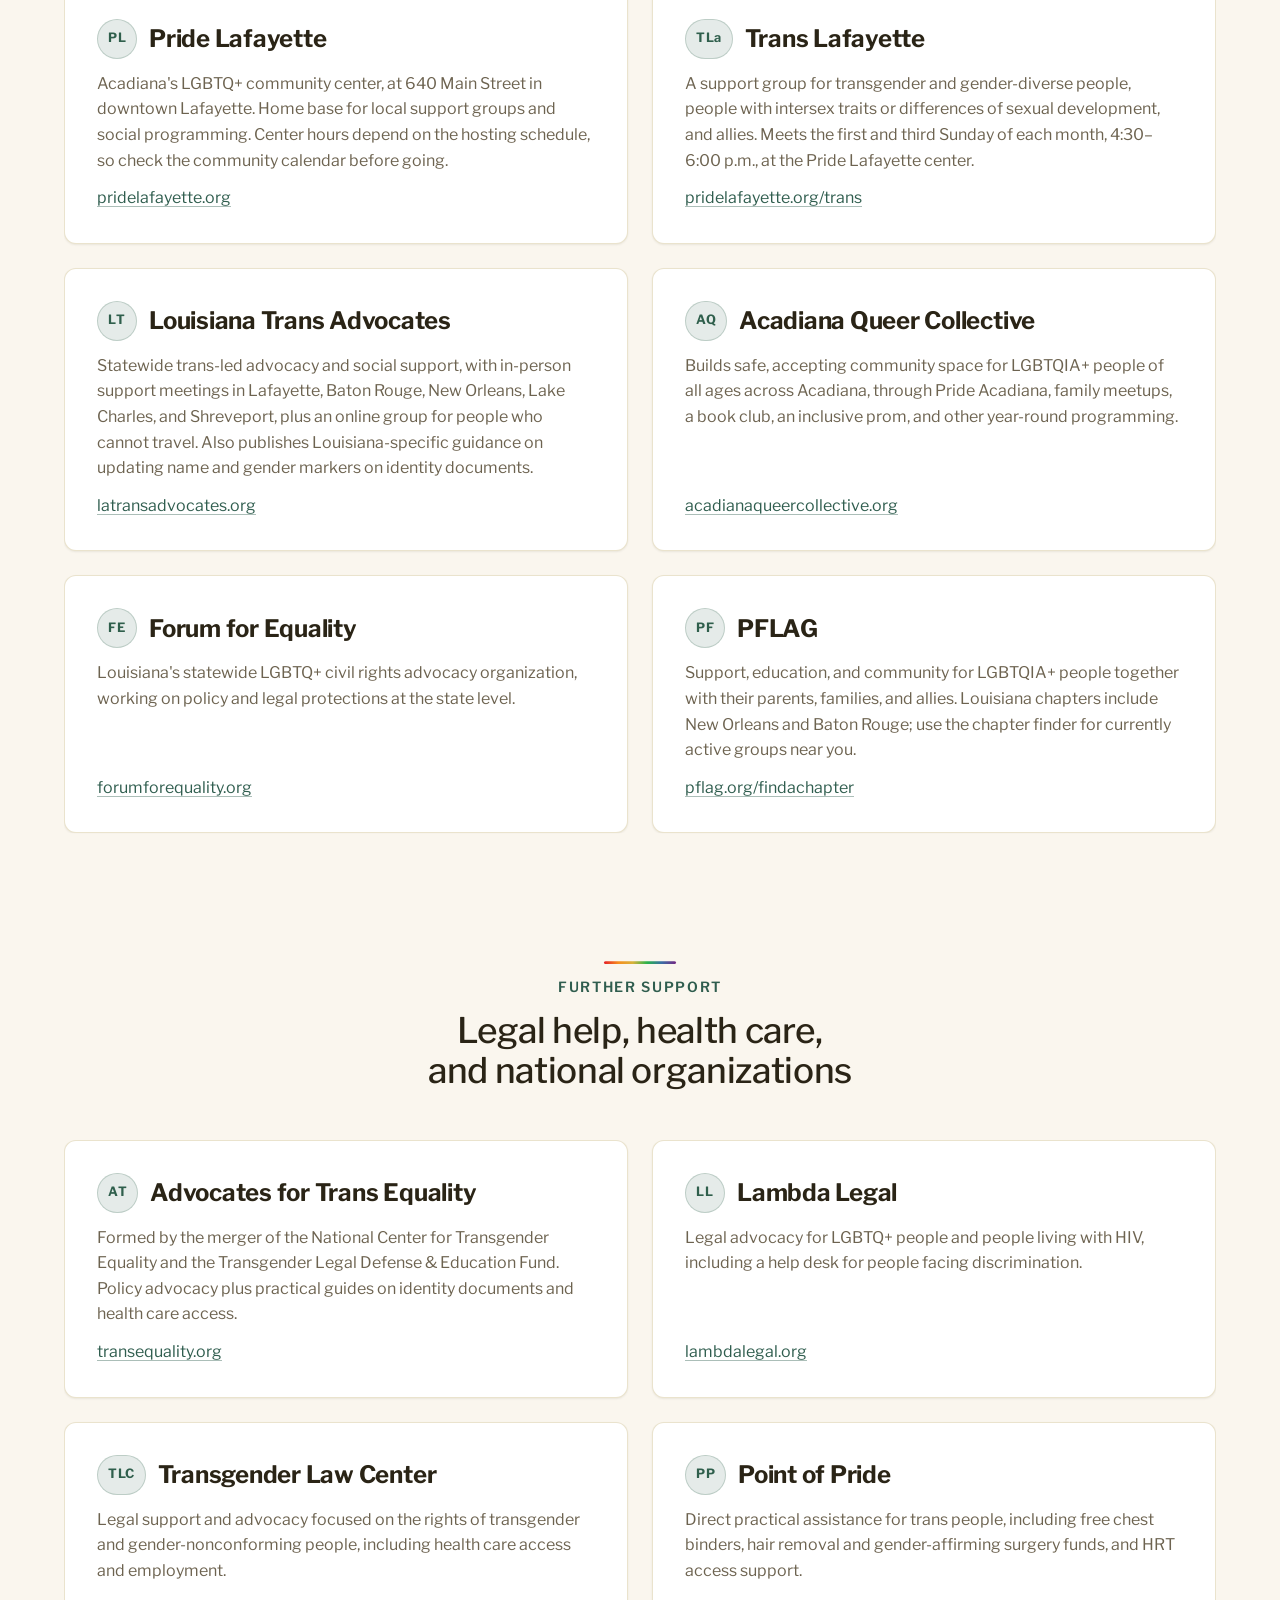
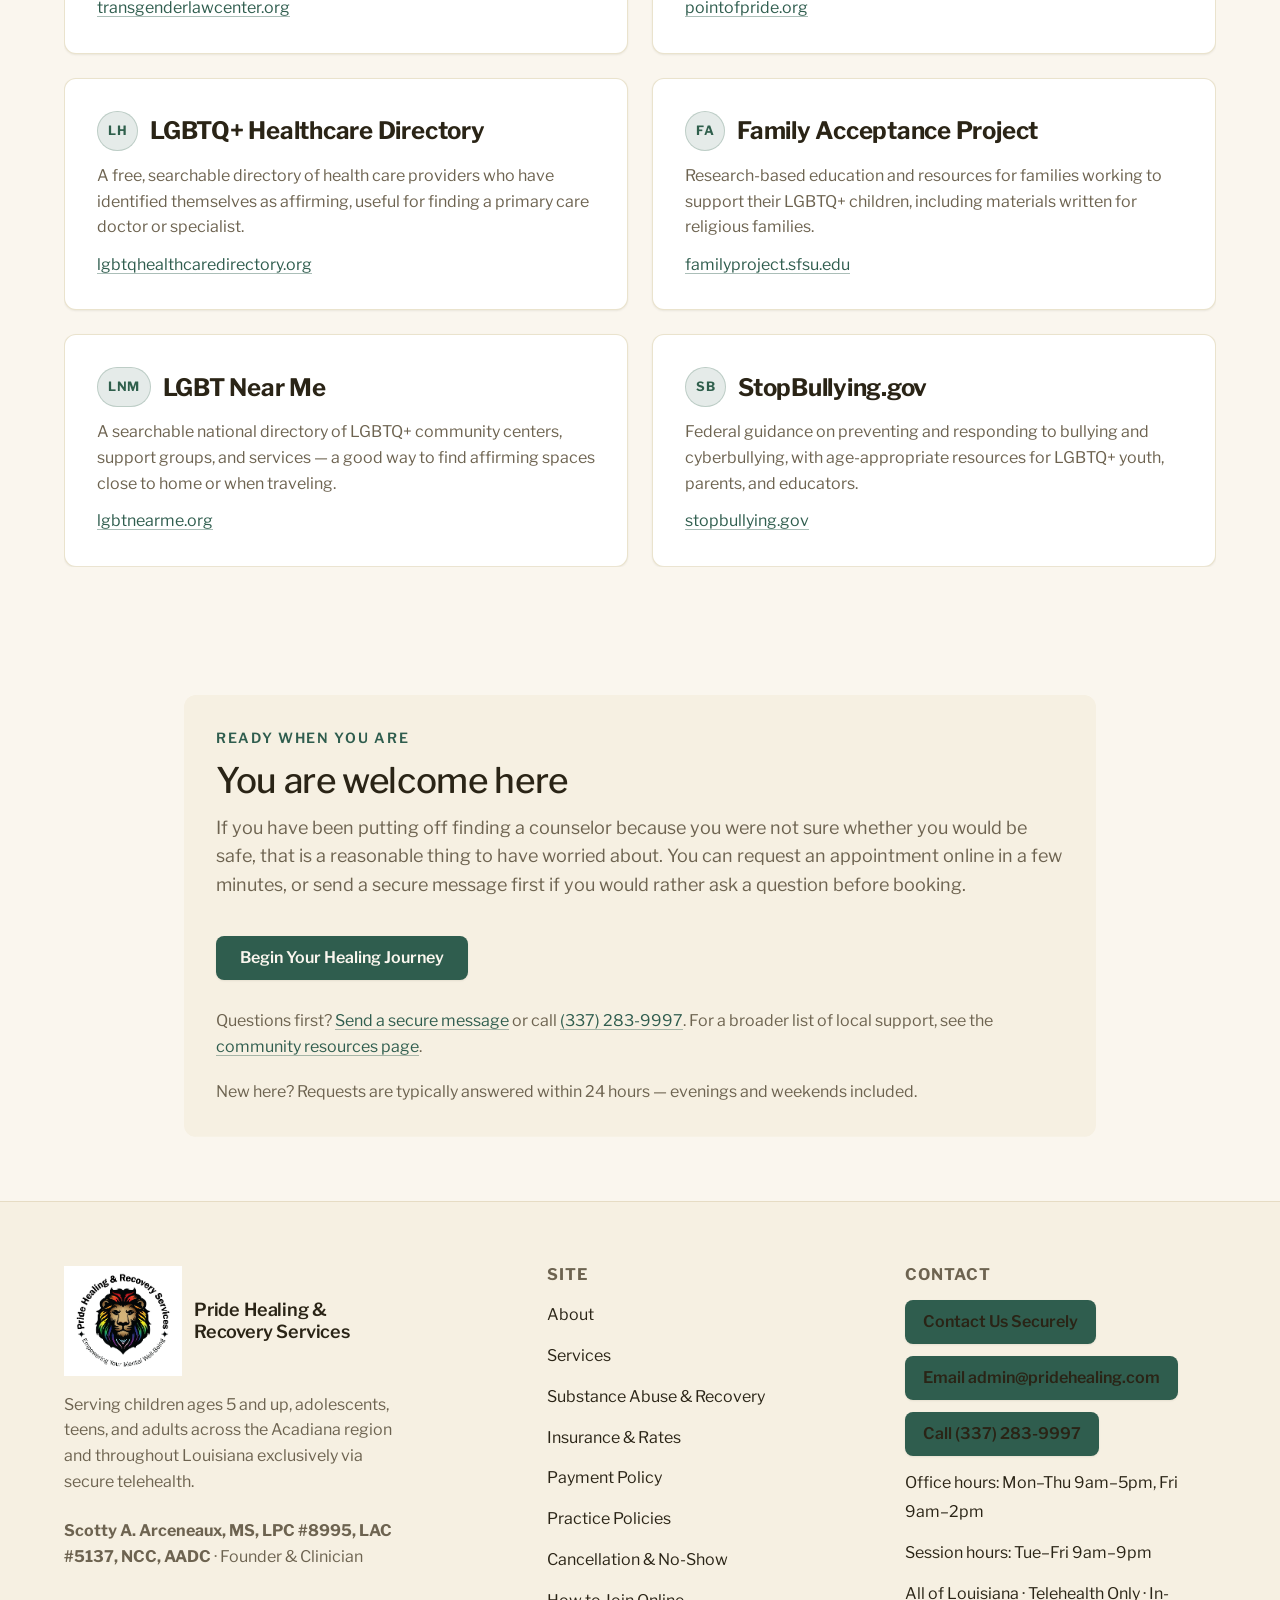
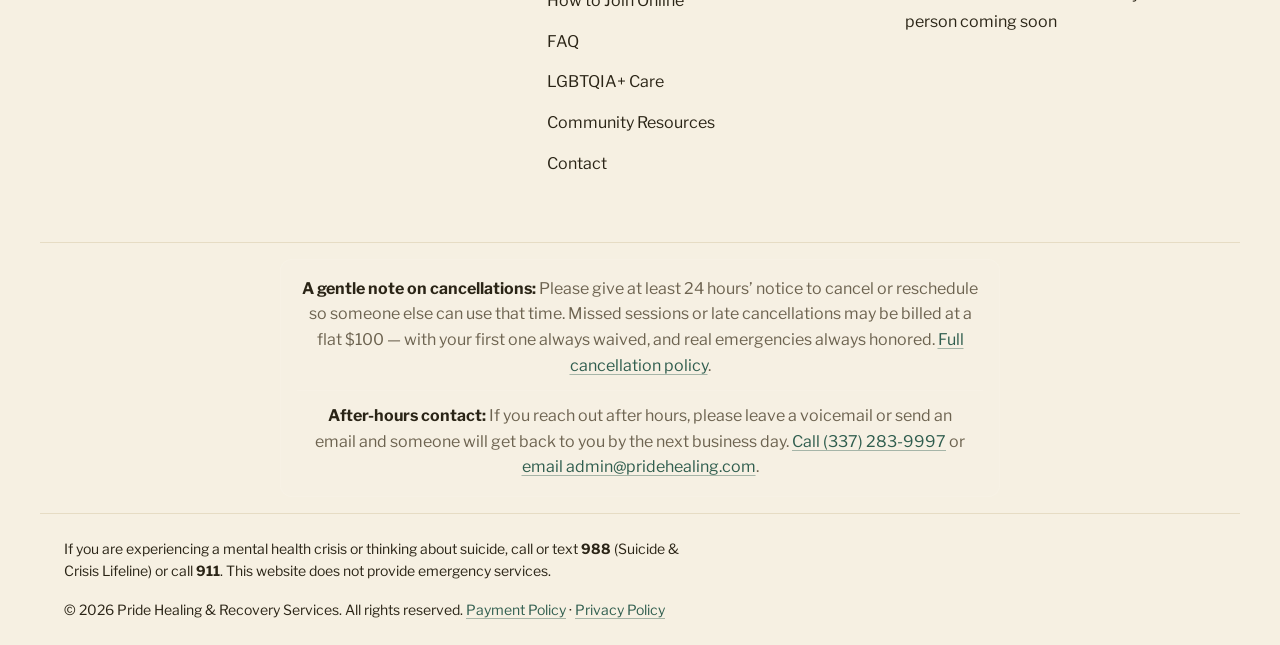
<file: lgbtqia.html>
<!DOCTYPE html>
<html lang="en">
<head>
<meta charset="UTF-8" />
<meta name="viewport" content="width=device-width, initial-scale=1.0" />
<title>LGBTQIA+ Affirming Counseling | Pride Healing &amp; Recovery Services</title>
<meta name="description" content="Affirming counseling for the LGBTQIA+ community across the Acadiana region and throughout Louisiana by secure telehealth, plus LGBTQIA+ crisis lines and Louisiana community resources." />
<link rel="icon" type="image/png" sizes="32x32" href="./assets/favicon-32.png" />
<link rel="apple-touch-icon" href="./assets/favicon-180.png" />
<link rel="preconnect" href="https://fonts.googleapis.com" />
<link rel="preconnect" href="https://fonts.gstatic.com" crossorigin />
<link href="https://fonts.googleapis.com/css2?family=Libre+Franklin:wght@300;400;500;600;700;800&display=swap" rel="stylesheet" />
<link href="https://api.fontshare.com/v2/css?f[]=zodiak@400,500,600&display=swap" rel="stylesheet" />
<link rel="stylesheet" href="./base.css" />
<link rel="stylesheet" href="./style.css" />
</head>
<body>
<a href="#main" class="skip-link">Skip to content</a>

<header class="header" data-header>
  <div class="container header__inner">
    <a href="./index.html" class="brand brand--home" aria-label="Pride Healing and Recovery Services home">
      <span class="visually-hidden">Home</span>
    </a>
    <nav class="nav" aria-label="Primary">
      <ul class="nav__list" role="list">
        <li><a class="nav__link" href="./index.html">Home</a></li>
        <li><a class="nav__link" href="./about.html">About</a></li>
        <li><a class="nav__link" href="./services.html">Services</a></li>
        <li><a class="nav__link" href="./substance-abuse.html">Substance Abuse &amp; Recovery</a></li>
        <li><a class="nav__link" href="./insurance.html">Insurance &amp; Rates</a></li>
        <li><a class="nav__link" href="./faq.html">FAQ</a></li>
        <li><a class="nav__link" href="./lgbtqia.html" aria-current="page">LGBTQIA+</a></li>
        <li><a class="nav__link" href="./resources.html">Resources</a></li>
        <li class="nav__item--menu">
          <button class="nav__link nav__link--menu" type="button" aria-expanded="false" aria-haspopup="true" data-nav-menu>Policies<svg class="nav__caret" width="10" height="6" viewBox="0 0 10 6" fill="none" stroke="currentColor" stroke-width="1.6" aria-hidden="true"><path d="M1 1l4 4 4-4"/></svg></button>
          <ul class="nav__submenu" role="list">
            <li><a href="./join-telehealth.html">How to Join Online</a></li>
            <li><a href="./practice-policies.html">Practice Policies</a></li>
            <li><a href="./cancellation-policy.html">Cancellation &amp; No-Show</a></li>
            <li><a href="./payment-policy.html">Payment Policy</a></li>
            <li><a href="./privacy-policy.html">Privacy Policy</a></li>
          </ul>
        </li>
        <li><a class="nav__link" href="./contact.html">Contact</a></li>
      </ul>
      <div class="nav__actions">
        <button class="theme-toggle" data-theme-toggle type="button" aria-label="Toggle dark mode" title="Switch between light and dark colors"><span class="theme-toggle__icon" aria-hidden="true"></span><span class="theme-toggle__text">Dark</span></button>
        <a class="btn btn--gold" href="https://pridehealing.clientsecure.me" target="_blank" rel="noopener noreferrer">Client Portal</a>
        <a class="btn btn--primary" href="https://pridehealing.clientsecure.me/request" target="_blank" rel="noopener noreferrer">Request an Appointment</a>
        <button class="nav-toggle" data-nav-open type="button" aria-label="Open menu" aria-expanded="false">
          <svg width="24" height="24" viewBox="0 0 24 24" fill="none" stroke="currentColor" stroke-width="2"><path d="M3 6h18M3 12h18M3 18h18"/></svg>
        </button>
      </div>
    </nav>
  </div>
</header>

<div class="scheduling-cta" role="region" aria-label="Scheduling help">
  <div class="container scheduling-cta__inner">
    <p class="scheduling-cta__text">Need help scheduling an appointment?</p>
    <a class="btn btn--primary btn--sm scheduling-cta__btn" href="./contact.html">Contact Us Here</a>
  </div>
</div>

<div class="mobile-nav" data-mobile-nav>
  <div class="mobile-nav__top">
    <span class="brand__name">Menu</span>
    <button data-nav-close type="button" aria-label="Close menu">
      <svg width="24" height="24" viewBox="0 0 24 24" fill="none" stroke="currentColor" stroke-width="2"><path d="M18 6 6 18M6 6l12 12"/></svg>
    </button>
  </div>
  <ul class="mobile-nav__list" role="list">
    <li><a href="./index.html">Home</a></li>
    <li><a href="./about.html">About</a></li>
    <li><a href="./services.html">Services</a></li>
    <li><a href="./substance-abuse.html">Substance Abuse &amp; Recovery</a></li>
    <li><a href="./insurance.html">Insurance &amp; Rates</a></li>
    <li><a href="./faq.html">FAQ</a></li>
    <li><a href="./lgbtqia.html">LGBTQIA+</a></li>
    <li><a href="./resources.html">Resources</a></li>
    <li><a href="./contact.html">Contact</a></li>
    <li class="mobile-nav__group"><span class="mobile-nav__grouplabel">Policies</span></li>
    <li><a href="./join-telehealth.html">How to Join Online</a></li>
    <li><a href="./practice-policies.html">Practice Policies</a></li>
    <li><a href="./cancellation-policy.html">Cancellation &amp; No-Show</a></li>
    <li><a href="./payment-policy.html">Payment Policy</a></li>
    <li><a href="./privacy-policy.html">Privacy Policy</a></li>
  </ul>
  <div class="mobile-nav__actions">
    <a class="btn btn--gold btn--full" href="https://pridehealing.clientsecure.me" target="_blank" rel="noopener noreferrer">Client Portal</a>
    <a class="btn btn--primary btn--full" href="https://pridehealing.clientsecure.me/request" target="_blank" rel="noopener noreferrer">Request an Appointment</a>
  </div>
</div>


<div class="site-logo">
  <a href="./index.html" class="site-logo__link" aria-label="Pride Healing and Recovery Services home">
    <img src="./assets/logo-badge.png" alt="Pride Healing &amp; Recovery Services emblem" width="613" height="569" loading="eager" />
  </a>
</div>

<main id="main">
  <section class="section--hero">
    <div class="container">
      <div class="section-head" data-reveal>
        <span class="pride-rule" aria-hidden="true"></span>
        <p class="eyebrow">LGBTQIA+ Care</p>
        <h1>Affirming counseling for the LGBTQIA+ community in Louisiana</h1>
        <p class="lede">Your identity is not the problem to be solved. It is part of who you are, and it is welcome in this space exactly as it is. Care here is delivered by secure telehealth across the Acadiana region and throughout Louisiana, which means you can find an affirming counselor without needing one in your own town. <span class="soon-note">In-person visits are also coming soon.</span></p>
      </div>
    </div>
  </section>

  <section class="section--tight">
    <div class="container">
      <div class="split" data-reveal>
        <div class="split__content">
          <p class="eyebrow">What Affirming Care Means Here</p>
          <h2>Therapy that starts by believing you</h2>
          <p class="muted">Too many LGBTQIA+ people have sat across from a counselor and spent the hour explaining or defending themselves instead of getting help. Some have been told their identity was a symptom. Some have been pushed toward changing it. That is not counseling, and it is not what happens here.</p>
          <p class="muted">In practical terms, affirming care means your identity is treated as a given rather than a question. Sessions focus on what you actually came in for, whether that is anxiety, depression, trauma, recovery, grief, or the ordinary hard parts of being a person.</p>
          <ul role="list">

            <li><svg class="icon" viewBox="0 0 24 24" fill="none" stroke="currentColor" stroke-width="2"><path d="M20 6 9 17l-5-5"/></svg>Your name and pronouns are used correctly, from the first contact onward</li>
            <li><svg class="icon" viewBox="0 0 24 24" fill="none" stroke="currentColor" stroke-width="2"><path d="M20 6 9 17l-5-5"/></svg>Your identity is never treated as a disorder or a cause of your symptoms</li>
            <li><svg class="icon" viewBox="0 0 24 24" fill="none" stroke="currentColor" stroke-width="2"><path d="M20 6 9 17l-5-5"/></svg>No practice that attempts to change sexual orientation or gender identity is used here, ever</li>
            <li><svg class="icon" viewBox="0 0 24 24" fill="none" stroke="currentColor" stroke-width="2"><path d="M20 6 9 17l-5-5"/></svg>You decide how much of your history you want to discuss, and when</li>
            <li><svg class="icon" viewBox="0 0 24 24" fill="none" stroke="currentColor" stroke-width="2"><path d="M20 6 9 17l-5-5"/></svg>Stress from discrimination and rejection is understood as an injury done to you, not a flaw in you</li>
          </ul>
        </div>
        <div class="split__media">
          <img src="./assets/diverse-hands-circle.jpg" alt="Hands of people of different skin tones joined together in a circle" width="1200" height="800" loading="lazy" />
        </div>
      </div>
    </div>
  </section>

  <section class="section--tight">
    <div class="container">
      <div class="section-head" data-reveal>
        <span class="pride-rule" aria-hidden="true"></span>
        <p class="eyebrow">Common Reasons People Reach Out</p>
        <h2>What we can work on together</h2>
        <p class="lede">Some people come in because of something tied directly to identity. Others come in for reasons that have nothing to do with it. Both are entirely valid reasons to start.</p>
      </div>
      <div class="card-grid" data-reveal>
        <div class="card">
          <h3>Minority stress and burnout</h3>
          <p>The cumulative weight of vigilance, misgendering, microaggressions, and bracing for the next hostile comment. This kind of chronic stress has real effects on mood, sleep, and health, and it responds to treatment.</p>
        </div>
        <div class="card">
          <h3>Anxiety and depression</h3>
          <p>Often the reason people call, and often intertwined with living somewhere that does not feel safe to be fully known. We work on symptoms and circumstances at the same time.</p>
        </div>
        <div class="card">
          <h3>Coming out, or not</h3>
          <p>Whether, when, how, and to whom is your decision alone. Therapy can be a place to think it through out loud without anyone pushing an agenda, including staying private if that is the safer choice right now.</p>
        </div>
        <div class="card">
          <h3>Family strain and rejection</h3>
          <p>Being unsupported by the people who were supposed to be your foundation is a specific kind of grief. We work on boundaries, expectations, and grieving the relationship you needed but did not get.</p>
        </div>
        <div class="card">
          <h3>Religious and spiritual harm</h3>
          <p>Being taught that who you are is broken leaves a mark, particularly across South Louisiana where faith and family are deeply woven together. Untangling belief from shame is difficult, and it is possible.</p>
        </div>
        <div class="card">
          <h3>Gender identity exploration</h3>
          <p>A space to think about gender without a required destination or timeline. Questioning is allowed. Uncertainty is allowed. Changing your mind is allowed.</p>
        </div>
        <div class="card">
          <h3>Substance use and recovery</h3>
          <p>LGBTQIA+ people face higher rates of substance use, frequently as a way of coping with stress and isolation. As a Licensed Addiction Counselor, that work happens here alongside the identity-related context driving it.</p>
        </div>
        <div class="card">
          <h3>Relationships and intimacy</h3>
          <p>Communication, conflict, jealousy, monogamy and non-monogamy, sexual concerns, and the particular strain of navigating a relationship that others may not accept.</p>
        </div>
        <div class="card">
          <h3>Trauma and PTSD</h3>
          <p>Including harassment, assault, bullying, family violence, and the accumulated harm of being unsafe over a long stretch of time.</p>
        </div>
        <div class="card">
          <h3>Grief and loss</h3>
          <p>For people, for relationships, and sometimes for the years and the version of yourself lost to hiding.</p>
        </div>
      </div>
    </div>
  </section>

  <section class="section--tight">
    <div class="container">
      <div class="split split--reverse" data-reveal>
        <div class="split__media">
          <img src="./assets/welcoming-nook.jpg" alt="A calm, softly lit room with comfortable seating" width="1200" height="800" loading="lazy" />
        </div>
        <div class="split__content">
          <p class="eyebrow">Practical Details</p>
          <h2>The small things that make a space safe</h2>
          <p class="muted">Affirming care is not only about the conversation. It is also about the paperwork, the records, and the logistics that often go wrong elsewhere.</p>
          <ul role="list">

            <li><svg class="icon" viewBox="0 0 24 24" fill="none" stroke="currentColor" stroke-width="2"><path d="M20 6 9 17l-5-5"/></svg>Intake collects your name and pronouns, and your chosen name is what gets used in session</li>
            <li><svg class="icon" viewBox="0 0 24 24" fill="none" stroke="currentColor" stroke-width="2"><path d="M20 6 9 17l-5-5"/></svg>If your legal name differs from your name, insurance may require the legal one on claims &mdash; we will discuss that openly before anything is filed</li>
            <li><svg class="icon" viewBox="0 0 24 24" fill="none" stroke="currentColor" stroke-width="2"><path d="M20 6 9 17l-5-5"/></svg>Telehealth means no waiting room, and no risk of running into someone you know locally</li>
            <li><svg class="icon" viewBox="0 0 24 24" fill="none" stroke="currentColor" stroke-width="2"><path d="M20 6 9 17l-5-5"/></svg>Sessions from home need only a private space and a stable connection, across the Acadiana region and anywhere in Louisiana</li>
            <li><svg class="icon" viewBox="0 0 24 24" fill="none" stroke="currentColor" stroke-width="2"><path d="M20 6 9 17l-5-5"/></svg>Records are protected under HIPAA, and what you share is confidential within the legal limits explained at intake</li>
            <li><svg class="icon" viewBox="0 0 24 24" fill="none" stroke="currentColor" stroke-width="2"><path d="M20 6 9 17l-5-5"/></svg>If you would rather pay privately instead of using insurance to keep your care off an insurance record, that option is available</li>
          </ul>
        </div>
      </div>
    </div>
  </section>

  <section class="section--tight">
    <div class="container container--narrow">
      <div class="callout" data-reveal>
        <p class="eyebrow">For Parents and Family Members</p>
        <h2>If someone you love just came out to you</h2>
        <p class="muted">You may be somewhere between wanting to support them and not knowing how. You may be carrying beliefs you were raised with that suddenly sit uncomfortably against your love for this person. That tension is worth working through, and it is worth working through somewhere other than at them.</p>
        <p class="muted">Research on family acceptance is unusually clear: family support is strongly protective for LGBTQIA+ people's mental health, and family rejection is strongly associated with harm. Your response genuinely matters. Counseling can be a place to ask the questions you do not want to burden them with, and to figure out how to show up well.</p>
      </div>
    </div>
  </section>

  <section class="section--tight">
    <div class="container">
      <div class="section-head" data-reveal>
        <span class="pride-rule" aria-hidden="true"></span>
        <p class="eyebrow">If You Need Support Right Now</p>
        <h2>Crisis lines that specialize in LGBTQIA+ callers</h2>
        <p class="lede">These are not affiliated with this practice. They are staffed around the clock or on posted hours, and they are free.</p>
      </div>
      <div class="card-grid" data-reveal>
        <div class="card">
          <h3><span class="resource-badge" aria-hidden="true">988</span>988 Suicide &amp; Crisis Lifeline</h3>
          <p>Call or text 988 for free, confidential crisis support at any hour. Please note: 988's dedicated LGBTQ+ option, once reached by pressing 3, was discontinued in July 2025 and has not been restored as of August 2026. You will still reach a trained crisis counselor.</p>
          <p class="muted" style="font-size:var(--text-sm);margin-top:auto;">Call or text <a class="underline-link" href="tel:988">988</a> &middot; 24/7</p>
        </div>
        <div class="card">
          <h3><span class="resource-badge" aria-hidden="true">TP</span>The Trevor Project</h3>
          <p>Crisis intervention and suicide prevention built specifically for LGBTQ+ young people under 25, by phone, text, or chat.</p>
          <p class="muted" style="font-size:var(--text-sm);margin-top:auto;"><a class="underline-link" href="tel:+18664887386">1-866-488-7386</a> &middot; text START to 678678 &middot; 24/7</p>
          <p class="muted" style="font-size:var(--text-sm);margin-top:auto;"><a class="underline-link" href="https://www.thetrevorproject.org/get-help/" target="_blank" rel="noopener noreferrer">thetrevorproject.org</a></p>
        </div>
        <div class="card">
          <h3><span class="resource-badge" aria-hidden="true">TLi</span>Trans Lifeline</h3>
          <p>A peer support line run by trans people, for trans and questioning people. You do not need to be in crisis to call. Note that this line runs on limited weekday hours rather than around the clock.</p>
          <p class="muted" style="font-size:var(--text-sm);margin-top:auto;"><a class="underline-link" href="tel:+18775658860">1-877-565-8860</a> &middot; Mon&ndash;Fri, about noon&ndash;8 p.m. Central</p>
          <p class="muted" style="font-size:var(--text-sm);margin-top:auto;"><a class="underline-link" href="https://translifeline.org/hotline/" target="_blank" rel="noopener noreferrer">translifeline.org</a></p>
        </div>
        <div class="card">
          <h3><span class="resource-badge" aria-hidden="true">LN</span>LGBT National Help Center</h3>
          <p>Free, confidential peer support staffed by LGBTQIA+ volunteers, with separate lines for youth, seniors, and people working through coming out.</p>
          <p class="muted" style="font-size:var(--text-sm);margin-top:auto;">Hotline <a class="underline-link" href="tel:+18888434564">1-888-843-4564</a> &middot; Youth <a class="underline-link" href="tel:+18002467743">1-800-246-7743</a></p>
          <p class="muted" style="font-size:var(--text-sm);margin-top:auto;">Coming out support <a class="underline-link" href="tel:+18886885428">1-888-688-5428</a></p>
          <p class="muted" style="font-size:var(--text-sm);margin-top:auto;"><a class="underline-link" href="https://www.lgbthotline.org/" target="_blank" rel="noopener noreferrer">lgbthotline.org</a></p>
        </div>
        <div class="card">
          <h3><span class="resource-badge" aria-hidden="true">CB</span>Call BlackLine</h3>
          <p>Peer support and counseling centered on a Black, Black LGBTQ+, and Black femme lens, prioritizing Black, Brown, Indigenous, and Muslim callers.</p>
          <p class="muted" style="font-size:var(--text-sm);margin-top:auto;">Call or text <a class="underline-link" href="tel:+18006045841">1-800-604-5841</a></p>
          <p class="muted" style="font-size:var(--text-sm);margin-top:auto;"><a class="underline-link" href="https://www.callblackline.com/" target="_blank" rel="noopener noreferrer">callblackline.com</a></p>
        </div>
        <div class="card">
          <h3><span class="resource-badge" aria-hidden="true">CT</span>Crisis Text Line</h3>
          <p>Free, confidential text-based crisis support with a trained volunteer counselor. Not LGBTQIA+ specific, but available at any hour.</p>
          <p class="muted" style="font-size:var(--text-sm);margin-top:auto;">Text HOME to 741741 &middot; 24/7</p>
          <p class="muted" style="font-size:var(--text-sm);margin-top:auto;"><a class="underline-link" href="https://www.crisistextline.org/" target="_blank" rel="noopener noreferrer">crisistextline.org</a></p>
        </div>
      </div>
    </div>
  </section>

  <section class="section--tight">
    <div class="container">
      <div class="section-head" data-reveal>
        <span class="pride-rule" aria-hidden="true"></span>
        <p class="eyebrow">Community Near You</p>
        <h2>Louisiana and Acadiana organizations</h2>
        <p class="lede">Counseling is one kind of support. Community is another, and the two work best together. There is no LGBTQIA+ organization based in New Iberia or Iberia Parish, but Lafayette is close, and several groups serve the whole state.</p>
      </div>
      <div class="card-grid" data-reveal>
        <div class="card">
          <h3><span class="resource-badge" aria-hidden="true">PL</span>Pride Lafayette</h3>
          <p>Acadiana's LGBTQ+ community center, at 640 Main Street in downtown Lafayette. Home base for local support groups and social programming. Center hours depend on the hosting schedule, so check the community calendar before going.</p>
          <p class="muted" style="font-size:var(--text-sm);margin-top:auto;"><a class="underline-link" href="https://www.pridelafayette.org/" target="_blank" rel="noopener noreferrer">pridelafayette.org</a></p>
        </div>
        <div class="card">
          <h3><span class="resource-badge" aria-hidden="true">TLa</span>Trans Lafayette</h3>
          <p>A support group for transgender and gender-diverse people, people with intersex traits or differences of sexual development, and allies. Meets the first and third Sunday of each month, 4:30&ndash;6:00 p.m., at the Pride Lafayette center.</p>
          <p class="muted" style="font-size:var(--text-sm);margin-top:auto;"><a class="underline-link" href="https://www.pridelafayette.org/trans/" target="_blank" rel="noopener noreferrer">pridelafayette.org/trans</a></p>
        </div>
        <div class="card">
          <h3><span class="resource-badge" aria-hidden="true">LT</span>Louisiana Trans Advocates</h3>
          <p>Statewide trans-led advocacy and social support, with in-person support meetings in Lafayette, Baton Rouge, New Orleans, Lake Charles, and Shreveport, plus an online group for people who cannot travel. Also publishes Louisiana-specific guidance on updating name and gender markers on identity documents.</p>
          <p class="muted" style="font-size:var(--text-sm);margin-top:auto;"><a class="underline-link" href="https://www.latransadvocates.org/" target="_blank" rel="noopener noreferrer">latransadvocates.org</a></p>
        </div>
        <div class="card">
          <h3><span class="resource-badge" aria-hidden="true">AQ</span>Acadiana Queer Collective</h3>
          <p>Builds safe, accepting community space for LGBTQIA+ people of all ages across Acadiana, through Pride Acadiana, family meetups, a book club, an inclusive prom, and other year-round programming.</p>
          <p class="muted" style="font-size:var(--text-sm);margin-top:auto;"><a class="underline-link" href="https://www.acadianaqueercollective.org/" target="_blank" rel="noopener noreferrer">acadianaqueercollective.org</a></p>
        </div>
        <div class="card">
          <h3><span class="resource-badge" aria-hidden="true">FE</span>Forum for Equality</h3>
          <p>Louisiana's statewide LGBTQ+ civil rights advocacy organization, working on policy and legal protections at the state level.</p>
          <p class="muted" style="font-size:var(--text-sm);margin-top:auto;"><a class="underline-link" href="https://www.forumforequality.org/" target="_blank" rel="noopener noreferrer">forumforequality.org</a></p>
        </div>
        <div class="card">
          <h3><span class="resource-badge" aria-hidden="true">PF</span>PFLAG</h3>
          <p>Support, education, and community for LGBTQIA+ people together with their parents, families, and allies. Louisiana chapters include New Orleans and Baton Rouge; use the chapter finder for currently active groups near you.</p>
          <p class="muted" style="font-size:var(--text-sm);margin-top:auto;"><a class="underline-link" href="https://pflag.org/findachapter/" target="_blank" rel="noopener noreferrer">pflag.org/findachapter</a></p>
        </div>
      </div>
    </div>
  </section>

  <section class="section--tight">
    <div class="container">
      <div class="section-head" data-reveal>
        <span class="pride-rule" aria-hidden="true"></span>
        <p class="eyebrow">Further Support</p>
        <h2>Legal help, health care, and national organizations</h2>
      </div>
      <div class="card-grid" data-reveal>
        <div class="card">
          <h3><span class="resource-badge" aria-hidden="true">AT</span>Advocates for Trans Equality</h3>
          <p>Formed by the merger of the National Center for Transgender Equality and the Transgender Legal Defense &amp; Education Fund. Policy advocacy plus practical guides on identity documents and health care access.</p>
          <p class="muted" style="font-size:var(--text-sm);margin-top:auto;"><a class="underline-link" href="https://transequality.org/" target="_blank" rel="noopener noreferrer">transequality.org</a></p>
        </div>
        <div class="card">
          <h3><span class="resource-badge" aria-hidden="true">LL</span>Lambda Legal</h3>
          <p>Legal advocacy for LGBTQ+ people and people living with HIV, including a help desk for people facing discrimination.</p>
          <p class="muted" style="font-size:var(--text-sm);margin-top:auto;"><a class="underline-link" href="https://lambdalegal.org/" target="_blank" rel="noopener noreferrer">lambdalegal.org</a></p>
        </div>
        <div class="card">
          <h3><span class="resource-badge" aria-hidden="true">TLC</span>Transgender Law Center</h3>
          <p>Legal support and advocacy focused on the rights of transgender and gender-nonconforming people, including health care access and employment.</p>
          <p class="muted" style="font-size:var(--text-sm);margin-top:auto;"><a class="underline-link" href="https://transgenderlawcenter.org/" target="_blank" rel="noopener noreferrer">transgenderlawcenter.org</a></p>
        </div>
        <div class="card">
          <h3><span class="resource-badge" aria-hidden="true">PP</span>Point of Pride</h3>
          <p>Direct practical assistance for trans people, including free chest binders, hair removal and gender-affirming surgery funds, and HRT access support.</p>
          <p class="muted" style="font-size:var(--text-sm);margin-top:auto;"><a class="underline-link" href="https://www.pointofpride.org/" target="_blank" rel="noopener noreferrer">pointofpride.org</a></p>
        </div>
        <div class="card">
          <h3><span class="resource-badge" aria-hidden="true">LH</span>LGBTQ+ Healthcare Directory</h3>
          <p>A free, searchable directory of health care providers who have identified themselves as affirming, useful for finding a primary care doctor or specialist.</p>
          <p class="muted" style="font-size:var(--text-sm);margin-top:auto;"><a class="underline-link" href="https://lgbtqhealthcaredirectory.org/" target="_blank" rel="noopener noreferrer">lgbtqhealthcaredirectory.org</a></p>
        </div>
        <div class="card">
          <h3><span class="resource-badge" aria-hidden="true">FA</span>Family Acceptance Project</h3>
          <p>Research-based education and resources for families working to support their LGBTQ+ children, including materials written for religious families.</p>
          <p class="muted" style="font-size:var(--text-sm);margin-top:auto;"><a class="underline-link" href="https://familyproject.sfsu.edu/" target="_blank" rel="noopener noreferrer">familyproject.sfsu.edu</a></p>
        </div>
        <div class="card">
          <h3><span class="resource-badge" aria-hidden="true">LNM</span>LGBT Near Me</h3>
          <p>A searchable national directory of LGBTQ+ community centers, support groups, and services &mdash; a good way to find affirming spaces close to home or when traveling.</p>
          <p class="muted" style="font-size:var(--text-sm);margin-top:auto;"><a class="underline-link" href="https://www.lgbtnearme.org/" target="_blank" rel="noopener noreferrer">lgbtnearme.org</a></p>
        </div>
        <div class="card">
          <h3><span class="resource-badge" aria-hidden="true">SB</span>StopBullying.gov</h3>
          <p>Federal guidance on preventing and responding to bullying and cyberbullying, with age-appropriate resources for LGBTQ+ youth, parents, and educators.</p>
          <p class="muted" style="font-size:var(--text-sm);margin-top:auto;"><a class="underline-link" href="https://www.stopbullying.gov/" target="_blank" rel="noopener noreferrer">stopbullying.gov</a></p>
        </div>
      </div>
    </div>
  </section>

  <section class="section--tight">
    <div class="container container--narrow">
      <div class="callout" data-reveal>
        <p class="eyebrow">Ready When You Are</p>
        <h2>You are welcome here</h2>
        <p class="muted">If you have been putting off finding a counselor because you were not sure whether you would be safe, that is a reasonable thing to have worried about. You can request an appointment online in a few minutes, or send a secure message first if you would rather ask a question before booking.</p>
        <p style="margin-top:var(--space-6);">
          <a class="btn btn--primary" href="https://pridehealing.clientsecure.me/request" target="_blank" rel="noopener noreferrer">Begin Your Healing Journey</a>
        </p>
        <p class="muted" style="font-size:var(--text-sm);margin-top:var(--space-4);">Questions first? <a class="underline-link" href="https://pridehealing.clientsecure.me/contact-widget" target="_blank" rel="noopener noreferrer">Send a secure message</a> or call <a class="underline-link" href="tel:+13372839997">(337) 283-9997</a>. For a broader list of local support, see the <a class="underline-link" href="./resources.html">community resources page</a>.</p>
        <p class="muted" style="font-size:var(--text-sm);margin-top:var(--space-2);">New here? Requests are typically answered within 24 hours &mdash; evenings and weekends included.</p>
      </div>
    </div>
  </section>
</main>

<footer class="footer">
  <div class="container footer__top">
    <div class="footer__brand">
      <a href="./index.html" class="brand brand--badge">
        <span class="brand__mark brand__mark--badge"><img src="./assets/logo-badge.png" alt="Pride Healing &amp; Recovery Services emblem" width="613" height="569" /></span>
        <span class="brand__wordmark">Pride Healing &amp;<br />Recovery Services</span>
      </a>
      <p class="muted" style="font-size:var(--text-sm);">Serving children ages 5 and up, adolescents, teens, and adults across the Acadiana region and throughout Louisiana exclusively via secure telehealth.</p>
      <p class="muted" style="font-size:var(--text-sm); margin-top:var(--space-2);"><strong>Scotty A. Arceneaux, MS, LPC #8995, LAC #5137, NCC, AADC</strong> &middot; Founder &amp; Clinician</p>
    </div>
    <div class="footer__col">
      <h4>Site</h4>
      <ul role="list">
        <li><a href="./about.html">About</a></li>
        <li><a href="./services.html">Services</a></li>
        <li><a href="./substance-abuse.html">Substance Abuse &amp; Recovery</a></li>
    <li><a href="./insurance.html">Insurance &amp; Rates</a></li>
        <li><a href="./payment-policy.html">Payment Policy</a></li>
        <li><a href="./practice-policies.html">Practice Policies</a></li>
        <li><a href="./cancellation-policy.html">Cancellation &amp; No-Show</a></li>
        <li><a href="./join-telehealth.html">How to Join Online</a></li>
        <li><a href="./faq.html">FAQ</a></li>
        <li><a href="./lgbtqia.html">LGBTQIA+ Care</a></li>
        <li><a href="./resources.html">Community Resources</a></li>
    <li><a href="./contact.html">Contact</a></li>
      </ul>
    </div>
    <div class="footer__col">
      <h4>Contact</h4>
      <ul role="list">
        <li><a class="btn btn--primary btn--sm" href="https://pridehealing.clientsecure.me/contact-widget" target="_blank" rel="noopener noreferrer">Contact Us Securely</a></li>
        <li><a class="btn btn--primary btn--sm" href="mailto:admin@pridehealing.com">Email admin@pridehealing.com</a></li>
        <li><a class="btn btn--primary btn--sm" href="tel:+13372839997">Call (337) 283-9997</a></li>
        <li><span class="muted" style="font-size:var(--text-sm);">Office hours: Mon&ndash;Thu 9am&ndash;5pm, Fri 9am&ndash;2pm</span></li>
        <li><span class="muted" style="font-size:var(--text-sm);">Session hours: Tue&ndash;Fri 9am&ndash;9pm</span></li>
        <li><span class="muted" style="font-size:var(--text-sm);">All of Louisiana &middot; Telehealth Only &middot; In-person coming soon</span></li>
      </ul>
    </div>
  </div>
  <div class="container footer__bottom footer__bottom--practice-info">
    <div class="footer__practice-info">
      <p class="footer__practice-info-item"><strong>A gentle note on cancellations:</strong> Please give at least 24 hours’ notice to cancel or reschedule so someone else can use that time. Missed sessions or late cancellations may be billed at a flat $100 — with your first one always waived, and real emergencies always honored. <a class="underline-link" href="./cancellation-policy.html">Full cancellation policy</a>.</p>
      <p class="footer__practice-info-item"><strong>After-hours contact:</strong> If you reach out after hours, please leave a voicemail or send an email and someone will get back to you by the next business day. <a class="underline-link" href="tel:+13372839997">Call (337) 283-9997</a> or <a class="underline-link" href="mailto:admin@pridehealing.com">email admin@pridehealing.com</a>.</p>
    </div>
  </div>
  <div class="container footer__bottom">
    <p class="footer__legal">If you are experiencing a mental health crisis or thinking about suicide, call or text <strong>988</strong> (Suicide &amp; Crisis Lifeline) or call <strong>911</strong>. This website does not provide emergency services.</p>
    <p>&copy; 2026 Pride Healing &amp; Recovery Services. All rights reserved. <a class="underline-link" href="./payment-policy.html">Payment Policy</a> &middot; <a class="underline-link" href="./privacy-policy.html">Privacy Policy</a></p>
  </div>
</footer>
<script src="./app.js" defer></script>
<script data-pplx-inline-edit>
(function () {
  if (window === window.top) return;

  const allowedParentOrigins = ["https://www.perplexity.ai","https://perplexity.ai","https://testing.perplexity.ai","https://staging.perplexity.ai","https://*.preview.i.perplexity.ai","http://perplexity.localhost","http://localhost:1420","http://127.0.0.1:1420","http://localhost:3000","http://127.0.0.1:3000","http://localhost:5173","http://127.0.0.1:5173"];
  const MAX_FONT_BYTES = 500 * 1024;
  const MAX_TOTAL_FONT_BYTES = 2 * 1024 * 1024;
  let scrollForwarding = false;
  let scrollRaf = 0;
  let trustedTopOrigin = null;

  // Allow entries like "https://*.preview.i.perplexity.ai" — the wildcard
  // matches a single DNS label (no dots), so "https://*.foo" cannot stretch
  // across multiple labels.
  function matchesAllowedOrigin(origin) {
    if (!origin) return false;
    for (const entry of allowedParentOrigins) {
      if (!entry.includes("*")) {
        if (entry === origin) return true;
        continue;
      }
      const pattern = new RegExp(
        "^" +
          entry.replace(/[.+?^${}()|[\]\\]/g, "\\$&").replace(/\*/g, "[^.]+") +
          "$",
      );
      if (pattern.test(origin)) return true;
    }
    return false;
  }

  // Trust decision: when the sender is same-origin-visible (event.origin is a
  // real origin like https://www.perplexity.ai) we trust event.origin directly.
  // When event.origin is "null" (opaque broker srcdoc), we fall back to the
  // broker's stamped `parentOrigin` to identify the top window. The fallback
  // is claim-only — we rely on the browser's native `targetOrigin` enforcement
  // on the response path (see postToTrustedTop) to ensure replies can't be
  // delivered to anyone but the actual top window of that claimed origin.
  function getTrustedParentOrigin(event) {
    const forwardedParentOrigin =
      typeof event.data.parentOrigin === "string" ? event.data.parentOrigin : null;
    const parentOrigin = event.origin === "null" ? forwardedParentOrigin : event.origin;
    return matchesAllowedOrigin(parentOrigin) ? parentOrigin : null;
  }

  // All responses go to window.top with targetOrigin = the allowlisted origin.
  // An attacker that iframes us inside their own null-origin broker can claim
  // any parentOrigin they like, but the browser will drop the reply whenever
  // the real top's origin doesn't match — so the screenshot never leaves.
  function postToTrustedTop(message) {
    if (!trustedTopOrigin) return;
    try {
      window.top.postMessage(message, trustedTopOrigin);
    } catch (_error) {}
  }

  function inlineAll(original, clone) {
    if (original.nodeType !== 1 || clone.nodeType !== 1) return;

    try {
      const computedStyle = getComputedStyle(original);
      // cssText on a computed style is the serialized declaration in modern
      // Chromium/Safari — a single read beats enumerating ~400 longhand
      // properties. Firefox returns "" here, so we fall back on empty.
      const serialized = computedStyle.cssText;
      if (serialized) {
        clone.style.cssText = serialized;
      } else {
        const parts = new Array(computedStyle.length);
        for (let index = 0; index < computedStyle.length; index += 1) {
          const property = computedStyle[index];
          parts[index] = `${property}:${computedStyle.getPropertyValue(property)};`;
        }
        clone.style.cssText = parts.join("");
      }
    } catch (_error) {}

    const originalChildren = original.children;
    const clonedChildren = clone.children;
    for (
      let index = 0;
      index < originalChildren.length && index < clonedChildren.length;
      index += 1
    ) {
      inlineAll(originalChildren[index], clonedChildren[index]);
    }
  }

  function extractFontUrl(srcValue) {
    const matches = [
      ...srcValue.matchAll(
        /url\(["']?([^"')]+)["']?\)(?:\s*format\(["']?([^"')]+)["']?\))?/gi,
      ),
    ];
    if (matches.length === 0) return null;
    const woff2 = matches.find((m) => m[2] && m[2].toLowerCase().includes("woff2"));
    if (woff2) return woff2[1];
    const woff = matches.find((m) => m[2] && m[2].toLowerCase().includes("woff"));
    if (woff) return woff[1];
    return matches[0][1];
  }

  // Cache resolved font URL -> data URI across captures. Fonts on a page
  // essentially never change, and a batch run emits multiple captures back to
  // back — without this we'd refetch + re-base64 every time.
  const fontDataUriCache = new Map();
  const SRC_DECLARATION_RE = /src\s*:\s*[^;}]+/i;

  async function fetchAsDataUri(url) {
    if (fontDataUriCache.has(url)) return fontDataUriCache.get(url);
    let dataUri = null;
    try {
      const response = await fetch(url, { mode: "cors", credentials: "omit" });
      if (response.ok) {
        const blob = await response.blob();
        if (blob.size <= MAX_FONT_BYTES) {
          dataUri = await new Promise((resolve) => {
            const reader = new FileReader();
            reader.onloadend = () =>
              resolve(typeof reader.result === "string" ? reader.result : null);
            reader.onerror = () => resolve(null);
            reader.readAsDataURL(blob);
          });
        }
      }
    } catch (_error) {
      dataUri = null;
    }
    fontDataUriCache.set(url, dataUri);
    return dataUri;
  }

  function collectFontFaceRuleTexts() {
    const rules = [];
    for (const sheet of document.styleSheets) {
      let cssRules;
      try {
        cssRules = sheet.cssRules;
      } catch (_error) {
        continue;
      }
      if (!cssRules) continue;
      for (const rule of cssRules) {
        const cssText = rule.cssText || "";
        if (cssText.startsWith("@font-face")) rules.push(cssText);
      }
    }
    return rules;
  }

  async function buildInlinedFontCss() {
    const ruleTexts = collectFontFaceRuleTexts();
    if (ruleTexts.length === 0) return null;

    const resolved = ruleTexts.map((cssText) => {
      if (!SRC_DECLARATION_RE.test(cssText)) return null;
      const srcMatch = cssText.match(/src\s*:\s*([^;}]+)[;}]/i);
      if (!srcMatch) return null;
      const url = extractFontUrl(srcMatch[1]);
      if (!url) return null;
      try {
        return { cssText, url: new URL(url, document.baseURI).href };
      } catch (_error) {
        return null;
      }
    });

    const dataUris = await Promise.all(
      resolved.map((entry) => (entry ? fetchAsDataUri(entry.url) : Promise.resolve(null))),
    );

    const inlined = [];
    let totalBytes = 0;
    for (let index = 0; index < resolved.length; index += 1) {
      const entry = resolved[index];
      const dataUri = dataUris[index];
      if (!entry || !dataUri) continue;
      const approxBytes = dataUri.length * 0.75;
      if (totalBytes + approxBytes > MAX_TOTAL_FONT_BYTES) break;
      totalBytes += approxBytes;
      inlined.push(entry.cssText.replace(SRC_DECLARATION_RE, `src: url("${dataUri}")`));
    }
    return inlined.length > 0 ? inlined.join("\n") : null;
  }

  function stripExternal(clone) {
    const images = clone.querySelectorAll("img");
    for (let index = 0; index < images.length; index += 1) {
      const src = images[index].getAttribute("src");
      if (src && !src.startsWith("data:")) images[index].removeAttribute("src");
    }

    const elements = clone.querySelectorAll("*");
    for (let index = 0; index < elements.length; index += 1) {
      const style = elements[index].style.cssText;
      if (style && style.includes("url(")) {
        elements[index].style.cssText = style.replace(
          /url\(["']?(?!data:)[^)"']*["']?\)/gi,
          "none",
        );
      }
    }
  }

  function emitScroll() {
    scrollRaf = 0;
    if (!scrollForwarding) return;
    postToTrustedTop({
      type: "INLINE_EDIT_SCROLL",
      scrollX: window.scrollX,
      scrollY: window.scrollY,
    });
  }

  window.addEventListener(
    "scroll",
    function () {
      if (!scrollForwarding || scrollRaf) return;
      scrollRaf = requestAnimationFrame(emitScroll);
    },
    { passive: true, capture: true },
  );

  async function handleCaptureRequest(event) {
    const requestId = event.data.requestId;
    const scrollX = window.scrollX;
    const scrollY = window.scrollY;
    const width = window.innerWidth;
    const height = window.innerHeight;

    function postResult(dataUrl) {
      postToTrustedTop({
        type: "INLINE_EDIT_SCREENSHOT_RESULT",
        requestId,
        dataUrl,
        scrollX,
        scrollY,
      });
    }

    try {
      // Wait for any pending web fonts to resolve so both inline metrics and
      // the @font-face inlining below see the same loaded faces.
      if (document.fonts && document.fonts.ready) {
        try {
          await document.fonts.ready;
        } catch (_error) {}
      }

      const clone = document.documentElement.cloneNode(true);
      inlineAll(document.documentElement, clone);

      const removedNodes = clone.querySelectorAll("script,link[rel=\"stylesheet\"],style");
      for (let index = 0; index < removedNodes.length; index += 1) {
        removedNodes[index].remove();
      }

      stripExternal(clone);

      // Re-embed web fonts as data-URI @font-face rules so the SVG rasterizer
      // can resolve them — external font URLs aren't fetched during
      // foreignObject rendering, which would otherwise force a fallback face
      // and change text metrics.
      const inlinedFontCss = await buildInlinedFontCss();
      if (inlinedFontCss) {
        const styleEl = document.createElement("style");
        styleEl.textContent = inlinedFontCss;
        const head = clone.querySelector("head");
        if (head) head.appendChild(styleEl);
        else clone.insertBefore(styleEl, clone.firstChild);
      }

      const html = new XMLSerializer().serializeToString(clone);
      const svg =
        `<svg xmlns="http://www.w3.org/2000/svg" width="${width}" height="${height}">` +
        '<foreignObject width="100%" height="100%">' +
        `<div xmlns="http://www.w3.org/1999/xhtml" style="width:${width}px;height:${height}px;overflow:hidden">` +
        `<div style="position:relative;left:-${scrollX}px;top:-${scrollY}px">` +
        html +
        "</div></div></foreignObject></svg>";
      const svgUrl = `data:image/svg+xml;charset=utf-8,${encodeURIComponent(svg)}`;
      const image = new Image();
      image.onload = function () {
        const canvas = document.createElement("canvas");
        canvas.width = width;
        canvas.height = height;
        canvas.getContext("2d").drawImage(image, 0, 0);
        postResult(canvas.toDataURL("image/png"));
      };
      image.onerror = function () {
        postResult(null);
      };
      image.src = svgUrl;
    } catch (_error) {
      postResult(null);
    }
  }

  window.addEventListener("message", function (event) {
    if (!event.data) return;
    // Only accept messages from the direct parent frame. Blocks sibling /
    // unrelated-window postMessage senders that could otherwise reach us.
    if (event.source !== window.parent) return;

    const trustedParentOrigin = getTrustedParentOrigin(event);
    if (!trustedParentOrigin) return;
    trustedTopOrigin = trustedParentOrigin;

    if (event.data.type === "INLINE_EDIT_SCROLL_START") {
      scrollForwarding = true;
      emitScroll();
      return;
    }

    if (event.data.type === "INLINE_EDIT_SCROLL_STOP") {
      scrollForwarding = false;
      if (scrollRaf) cancelAnimationFrame(scrollRaf);
      scrollRaf = 0;
      return;
    }

    if (event.data.type !== "INLINE_EDIT_CAPTURE_REQUEST") return;

    handleCaptureRequest(event);
  });
})();


</script></body>
</html>
</file>
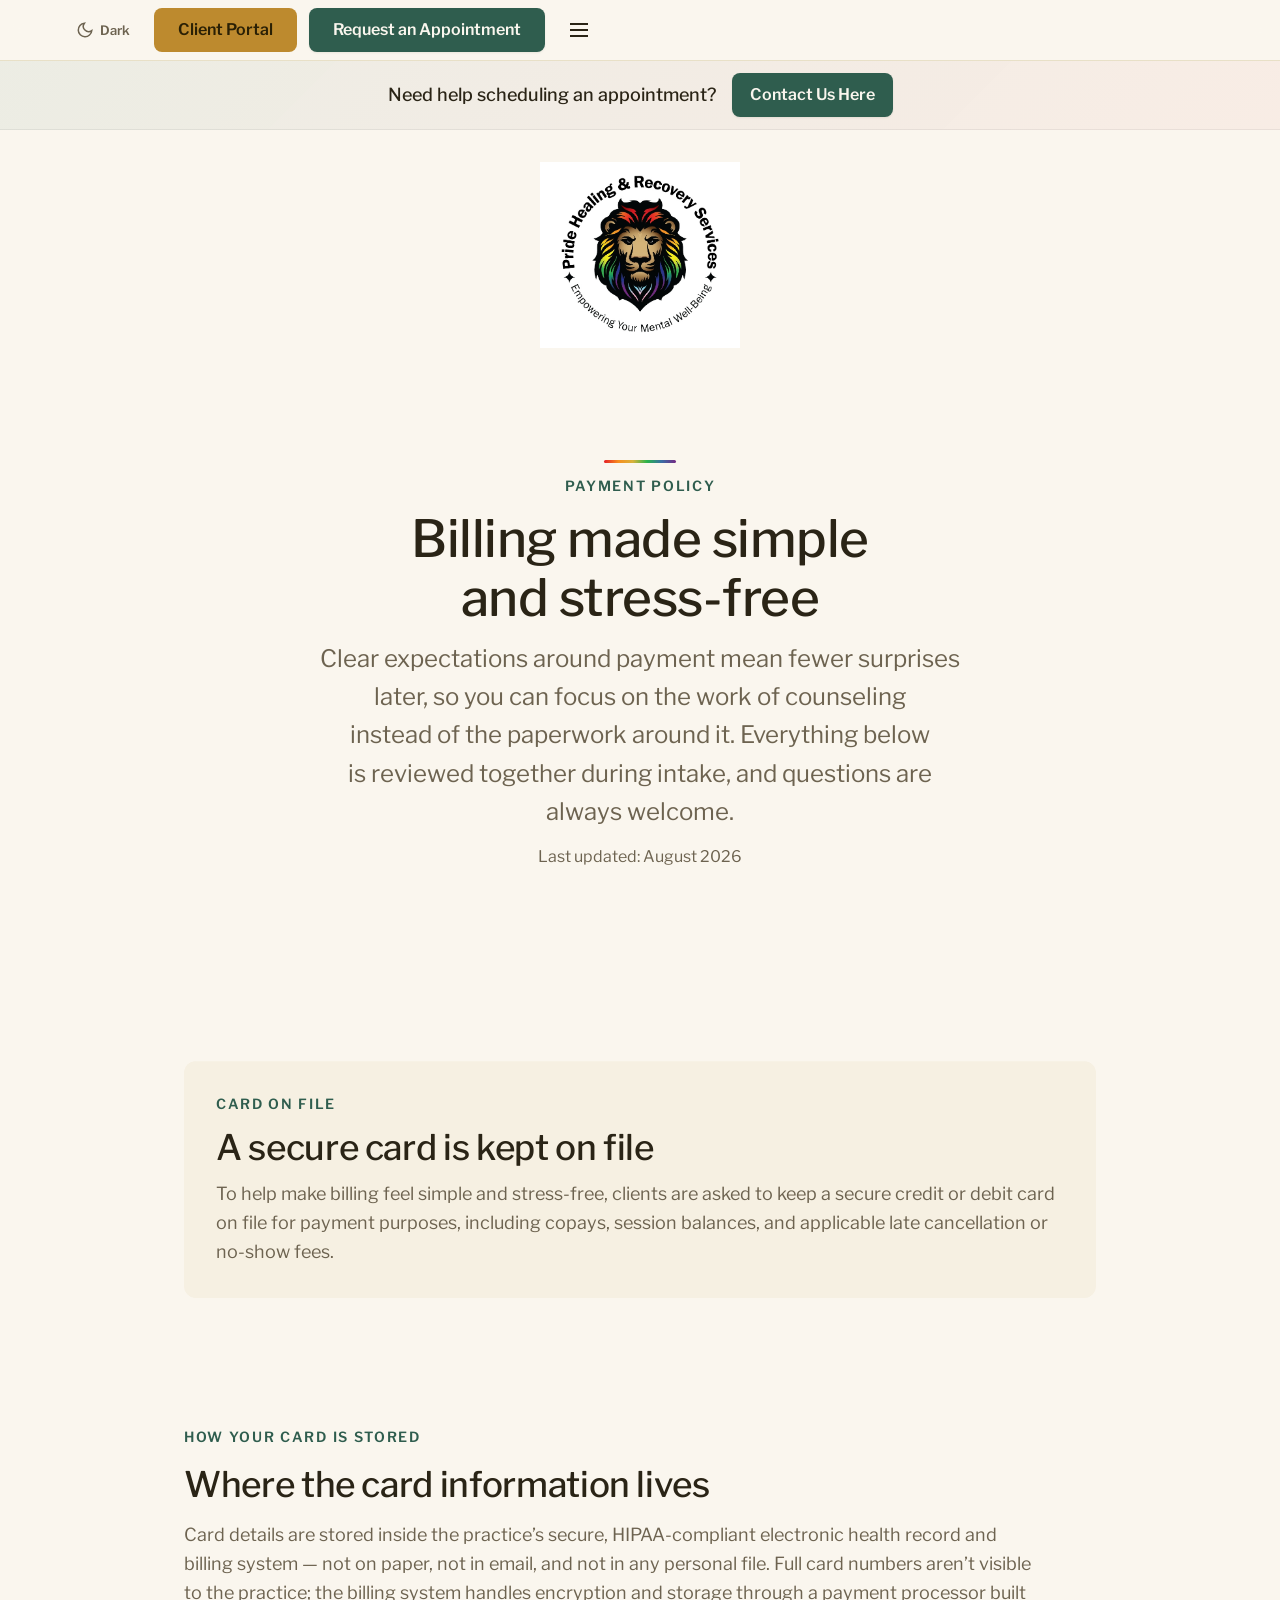
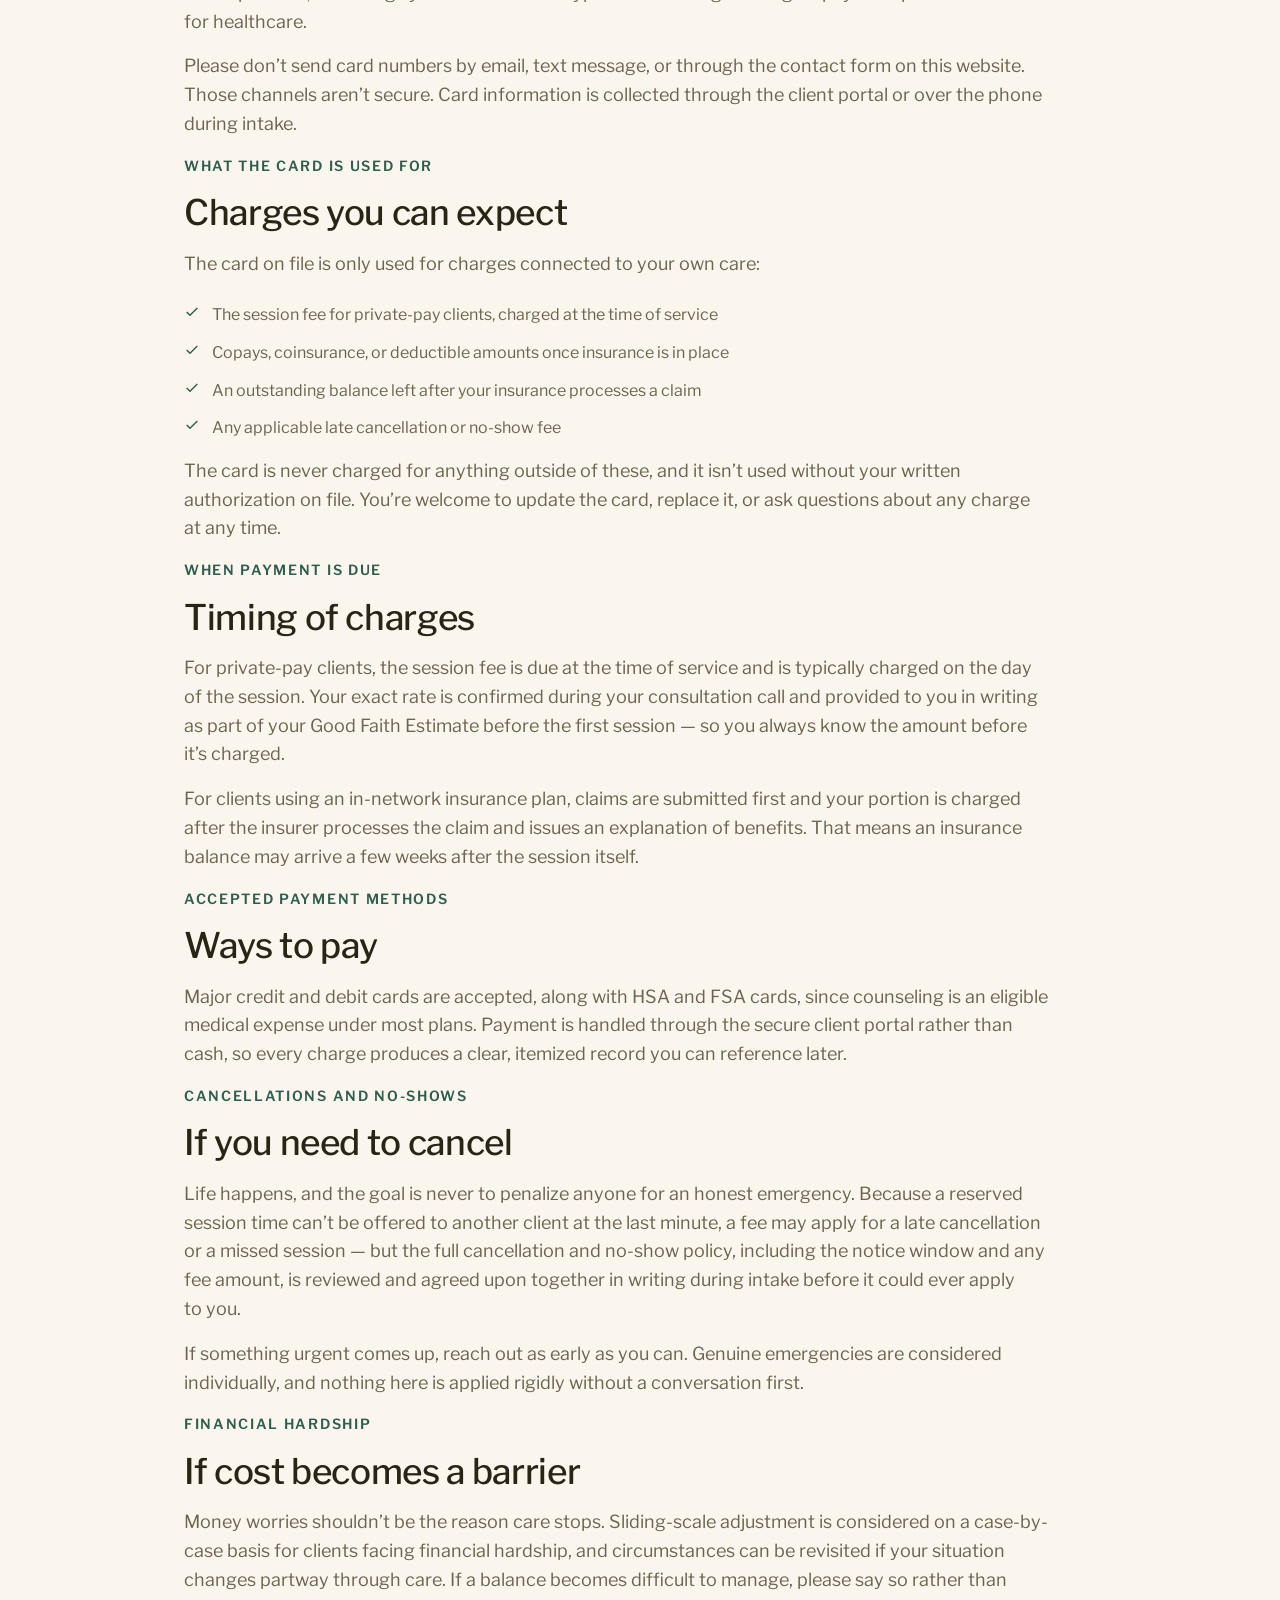
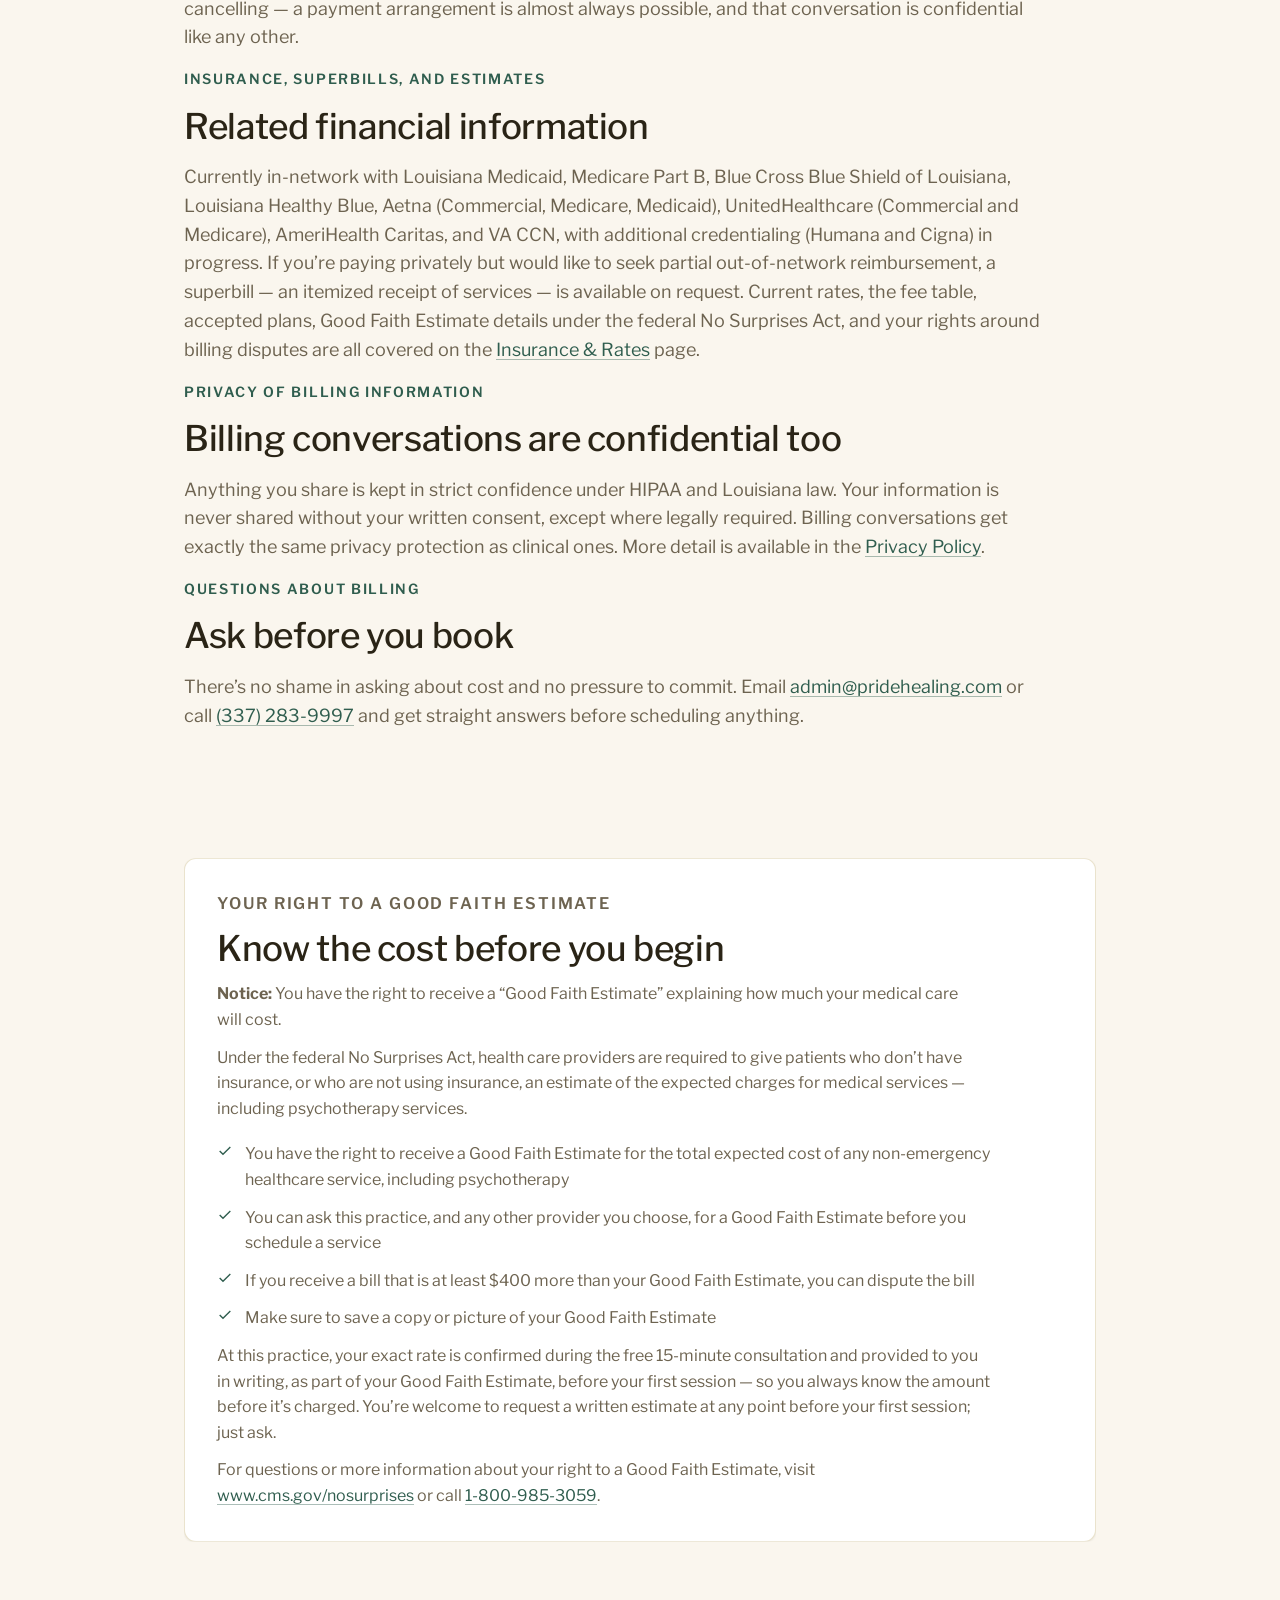
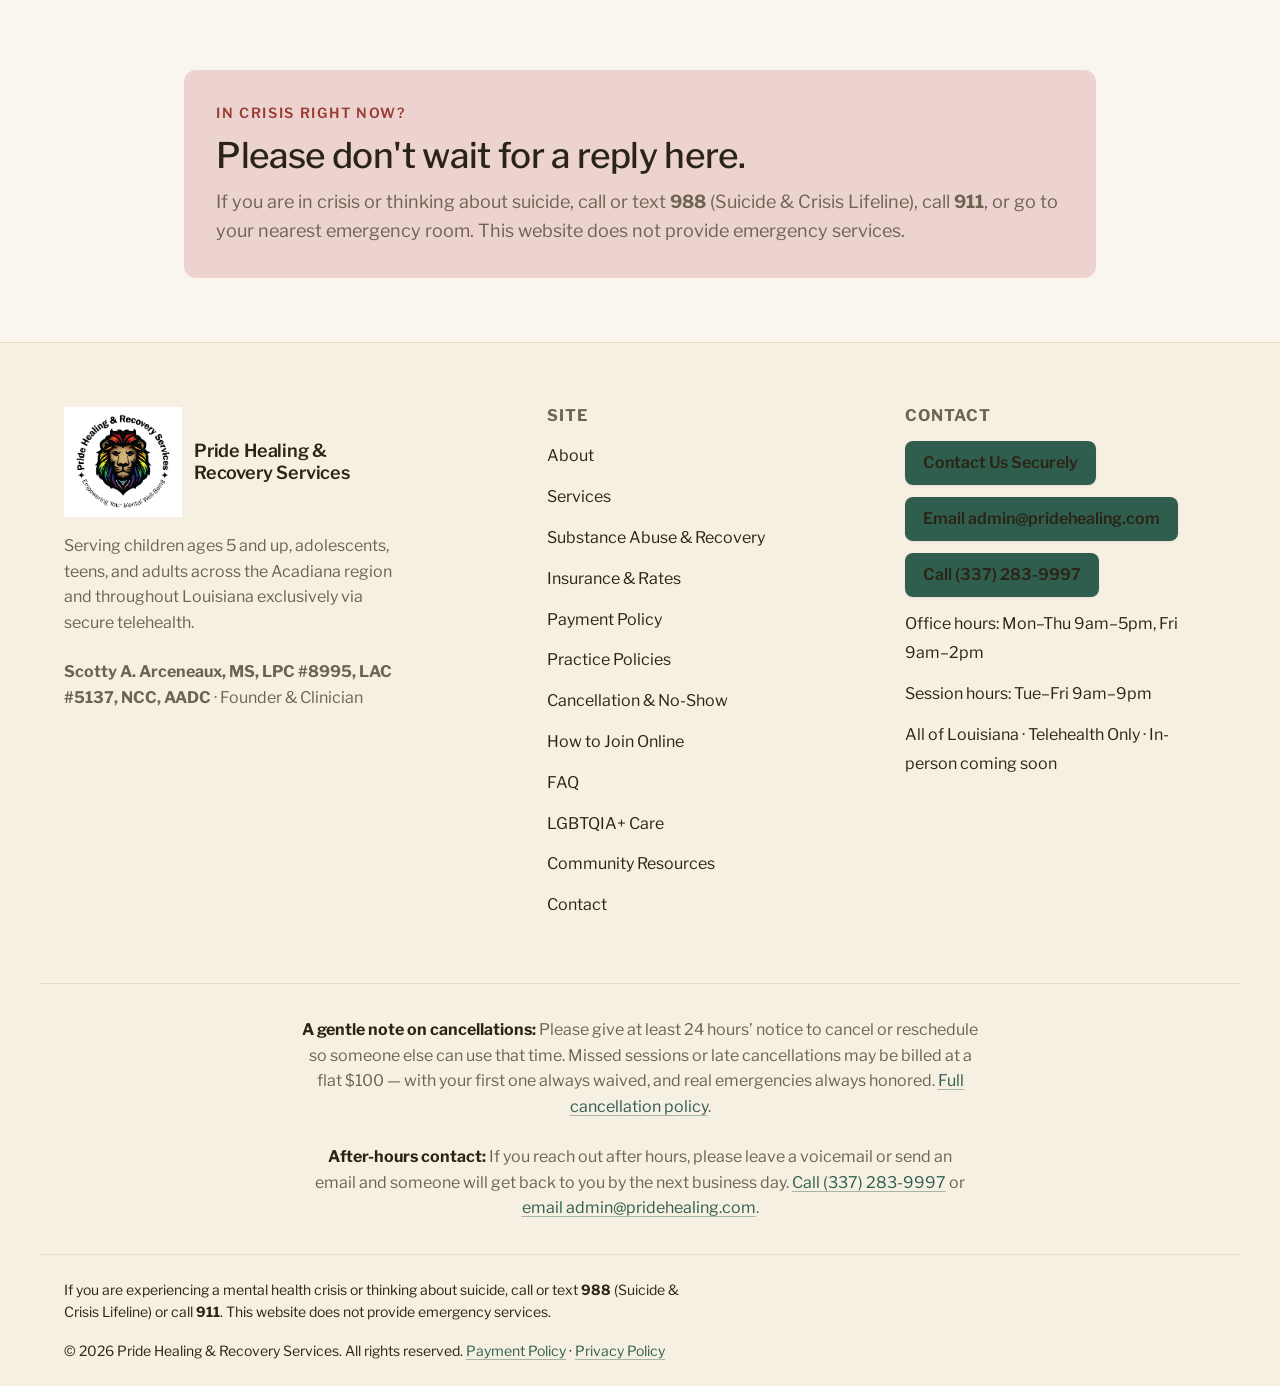
<file: payment-policy.html>
<!DOCTYPE html>
<html lang="en">
<head>
<meta charset="UTF-8" />
<meta name="viewport" content="width=device-width, initial-scale=1.0" />
<title>Payment Policy | Pride Healing & Recovery Services</title>
<meta name="description" content="Payment Policy for Pride Healing &amp; Recovery Services: card on file, when payment is due, accepted methods, cancellation fees, and sliding-scale options." />
<link rel="icon" type="image/png" sizes="32x32" href="./assets/favicon-32.png" />
<link rel="apple-touch-icon" href="./assets/favicon-180.png" />
<link rel="preconnect" href="https://fonts.googleapis.com" />
<link rel="preconnect" href="https://fonts.gstatic.com" crossorigin />
<link href="https://fonts.googleapis.com/css2?family=Libre+Franklin:wght@300;400;500;600;700;800&display=swap" rel="stylesheet" />
<link href="https://api.fontshare.com/v2/css?f[]=zodiak@400,500,600&display=swap" rel="stylesheet" />
<link rel="stylesheet" href="./base.css" />
<link rel="stylesheet" href="./style.css" />
</head>
<body>
<a href="#main" class="skip-link">Skip to content</a>

<header class="header" data-header>
  <div class="container header__inner">
    <a href="./index.html" class="brand brand--home" aria-label="Pride Healing and Recovery Services home">
      <span class="visually-hidden">Home</span>
    </a>
    <nav class="nav" aria-label="Primary">
      <ul class="nav__list" role="list">
        <li><a class="nav__link" href="./index.html">Home</a></li>
        <li><a class="nav__link" href="./about.html">About</a></li>
        <li><a class="nav__link" href="./services.html">Services</a></li>
        <li><a class="nav__link" href="./substance-abuse.html">Substance Abuse &amp; Recovery</a></li>
        <li><a class="nav__link" href="./insurance.html">Insurance &amp; Rates</a></li>
        <li><a class="nav__link" href="./faq.html">FAQ</a></li>
        <li><a class="nav__link" href="./lgbtqia.html">LGBTQIA+</a></li>
        <li><a class="nav__link" href="./resources.html">Resources</a></li>
        <li class="nav__item--menu">
          <button class="nav__link nav__link--menu" type="button" aria-expanded="false" aria-haspopup="true" data-nav-menu>Policies<svg class="nav__caret" width="10" height="6" viewBox="0 0 10 6" fill="none" stroke="currentColor" stroke-width="1.6" aria-hidden="true"><path d="M1 1l4 4 4-4"/></svg></button>
          <ul class="nav__submenu" role="list">
            <li><a href="./join-telehealth.html">How to Join Online</a></li>
            <li><a href="./practice-policies.html">Practice Policies</a></li>
            <li><a href="./cancellation-policy.html">Cancellation &amp; No-Show</a></li>
            <li><a href="./payment-policy.html">Payment Policy</a></li>
            <li><a href="./privacy-policy.html">Privacy Policy</a></li>
          </ul>
        </li>
        <li><a class="nav__link" href="./contact.html">Contact</a></li>
      </ul>
      <div class="nav__actions">
        <button class="theme-toggle" data-theme-toggle type="button" aria-label="Toggle dark mode" title="Switch between light and dark colors"><span class="theme-toggle__icon" aria-hidden="true"></span><span class="theme-toggle__text">Dark</span></button>
        <a class="btn btn--gold" href="https://pridehealing.clientsecure.me" target="_blank" rel="noopener noreferrer">Client Portal</a>
        <a class="btn btn--primary" href="https://pridehealing.clientsecure.me/request" target="_blank" rel="noopener noreferrer">Request an Appointment</a>
        <button class="nav-toggle" data-nav-open type="button" aria-label="Open menu" aria-expanded="false">
          <svg width="24" height="24" viewBox="0 0 24 24" fill="none" stroke="currentColor" stroke-width="2"><path d="M3 6h18M3 12h18M3 18h18"/></svg>
        </button>
      </div>
    </nav>
  </div>
</header>

<div class="scheduling-cta" role="region" aria-label="Scheduling help">
  <div class="container scheduling-cta__inner">
    <p class="scheduling-cta__text">Need help scheduling an appointment?</p>
    <a class="btn btn--primary btn--sm scheduling-cta__btn" href="./contact.html">Contact Us Here</a>
  </div>
</div>

<div class="mobile-nav" data-mobile-nav>
  <div class="mobile-nav__top">
    <span class="brand__name">Menu</span>
    <button data-nav-close type="button" aria-label="Close menu">
      <svg width="24" height="24" viewBox="0 0 24 24" fill="none" stroke="currentColor" stroke-width="2"><path d="M18 6 6 18M6 6l12 12"/></svg>
    </button>
  </div>
  <ul class="mobile-nav__list" role="list">
    <li><a href="./index.html">Home</a></li>
    <li><a href="./about.html">About</a></li>
    <li><a href="./services.html">Services</a></li>
    <li><a href="./substance-abuse.html">Substance Abuse &amp; Recovery</a></li>
    <li><a href="./insurance.html">Insurance &amp; Rates</a></li>
    <li><a href="./faq.html">FAQ</a></li>
    <li><a href="./lgbtqia.html">LGBTQIA+</a></li>
    <li><a href="./resources.html">Resources</a></li>
    <li><a href="./contact.html">Contact</a></li>
    <li class="mobile-nav__group"><span class="mobile-nav__grouplabel">Policies</span></li>
    <li><a href="./join-telehealth.html">How to Join Online</a></li>
    <li><a href="./practice-policies.html">Practice Policies</a></li>
    <li><a href="./cancellation-policy.html">Cancellation &amp; No-Show</a></li>
    <li><a href="./payment-policy.html">Payment Policy</a></li>
    <li><a href="./privacy-policy.html">Privacy Policy</a></li>
  </ul>
  <div class="mobile-nav__actions">
    <a class="btn btn--gold btn--full" href="https://pridehealing.clientsecure.me" target="_blank" rel="noopener noreferrer">Client Portal</a>
    <a class="btn btn--primary btn--full" href="https://pridehealing.clientsecure.me/request" target="_blank" rel="noopener noreferrer">Request an Appointment</a>
  </div>
</div>


<div class="site-logo">
  <a href="./index.html" class="site-logo__link" aria-label="Pride Healing and Recovery Services home">
    <img src="./assets/logo-badge.png" alt="Pride Healing &amp; Recovery Services emblem" width="613" height="569" loading="eager" />
  </a>
</div>

<main id="main">

  <section class="section--hero">
    <div class="container container--narrow">
      <div class="section-head" data-reveal>
        <span class="pride-rule" aria-hidden="true"></span>
        <p class="eyebrow">Payment Policy</p>
        <h1>Billing made simple and stress-free</h1>
        <p class="lede">Clear expectations around payment mean fewer surprises later, so you can focus on the work of counseling instead of the paperwork around it. Everything below is reviewed together during intake, and questions are always welcome.</p>
        <p class="muted" style="font-size:var(--text-sm);">Last updated: August 2026</p>
      </div>
    </div>
  </section>

  <section class="section--tight">
    <div class="container container--narrow">
      <div class="callout" data-reveal>
        <p class="eyebrow">Card on File</p>
        <h2>A secure card is kept on file</h2>
        <p class="muted">To help make billing feel simple and stress-free, clients are asked to keep a secure credit or debit card on file for payment purposes, including copays, session balances, and applicable late cancellation or no-show fees.</p>
      </div>
    </div>
  </section>

  <section class="section--tight">
    <div class="container container--narrow">
      <div class="split" data-reveal style="grid-template-columns: 1fr;">
        <div class="split__content" style="max-width:none;">

          <p class="eyebrow">How Your Card Is Stored</p>
          <h2>Where the card information lives</h2>
          <p class="muted">Card details are stored inside the practice&rsquo;s secure, HIPAA-compliant electronic health record and billing system &mdash; not on paper, not in email, and not in any personal file. Full card numbers aren&rsquo;t visible to the practice; the billing system handles encryption and storage through a payment processor built for healthcare.</p>
          <p class="muted">Please don&rsquo;t send card numbers by email, text message, or through the contact form on this website. Those channels aren&rsquo;t secure. Card information is collected through the client portal or over the phone during intake.</p>

          <p class="eyebrow">What the Card Is Used For</p>
          <h2>Charges you can expect</h2>
          <p class="muted">The card on file is only used for charges connected to your own care:</p>
          <ul role="list">
            <li><svg class="icon" viewBox="0 0 24 24" fill="none" stroke="currentColor" stroke-width="2"><path d="M20 6 9 17l-5-5"/></svg>The session fee for private-pay clients, charged at the time of service</li>
            <li><svg class="icon" viewBox="0 0 24 24" fill="none" stroke="currentColor" stroke-width="2"><path d="M20 6 9 17l-5-5"/></svg>Copays, coinsurance, or deductible amounts once insurance is in place</li>
            <li><svg class="icon" viewBox="0 0 24 24" fill="none" stroke="currentColor" stroke-width="2"><path d="M20 6 9 17l-5-5"/></svg>An outstanding balance left after your insurance processes a claim</li>
            <li><svg class="icon" viewBox="0 0 24 24" fill="none" stroke="currentColor" stroke-width="2"><path d="M20 6 9 17l-5-5"/></svg>Any applicable late cancellation or no-show fee</li>
          </ul>
          <p class="muted">The card is never charged for anything outside of these, and it isn&rsquo;t used without your written authorization on file. You&rsquo;re welcome to update the card, replace it, or ask questions about any charge at any time.</p>

          <p class="eyebrow">When Payment Is Due</p>
          <h2>Timing of charges</h2>
          <p class="muted">For private-pay clients, the session fee is due at the time of service and is typically charged on the day of the session. Your exact rate is confirmed during your consultation call and provided to you in writing as part of your Good Faith Estimate before the first session &mdash; so you always know the amount before it&rsquo;s charged.</p>
          <p class="muted">For clients using an in-network insurance plan, claims are submitted first and your portion is charged after the insurer processes the claim and issues an explanation of benefits. That means an insurance balance may arrive a few weeks after the session itself.</p>

          <p class="eyebrow">Accepted Payment Methods</p>
          <h2>Ways to pay</h2>
          <p class="muted">Major credit and debit cards are accepted, along with HSA and FSA cards, since counseling is an eligible medical expense under most plans. Payment is handled through the secure client portal rather than cash, so every charge produces a clear, itemized record you can reference later.</p>

          <p class="eyebrow">Cancellations and No-Shows</p>
          <h2>If you need to cancel</h2>
          <p class="muted">Life happens, and the goal is never to penalize anyone for an honest emergency. Because a reserved session time can&rsquo;t be offered to another client at the last minute, a fee may apply for a late cancellation or a missed session &mdash; but the full cancellation and no-show policy, including the notice window and any fee amount, is reviewed and agreed upon together in writing during intake before it could ever apply to you.</p>
          <p class="muted">If something urgent comes up, reach out as early as you can. Genuine emergencies are considered individually, and nothing here is applied rigidly without a conversation first.</p>

          <p class="eyebrow">Financial Hardship</p>
          <h2>If cost becomes a barrier</h2>
          <p class="muted">Money worries shouldn&rsquo;t be the reason care stops. Sliding-scale adjustment is considered on a case-by-case basis for clients facing financial hardship, and circumstances can be revisited if your situation changes partway through care. If a balance becomes difficult to manage, please say so rather than cancelling &mdash; a payment arrangement is almost always possible, and that conversation is confidential like any other.</p>

          <p class="eyebrow">Insurance, Superbills, and Estimates</p>
          <h2>Related financial information</h2>
          <p class="muted">Currently in-network with Louisiana Medicaid, Medicare Part B, Blue Cross Blue Shield of Louisiana, Louisiana Healthy Blue, Aetna (Commercial, Medicare, Medicaid), UnitedHealthcare (Commercial and Medicare), AmeriHealth Caritas, and VA CCN, with additional credentialing (Humana and Cigna) in progress. If you&rsquo;re paying privately but would like to seek partial out-of-network reimbursement, a superbill &mdash; an itemized receipt of services &mdash; is available on request. Current rates, the fee table, accepted plans, Good Faith Estimate details under the federal No Surprises Act, and your rights around billing disputes are all covered on the <a class="underline-link" href="./insurance.html">Insurance &amp; Rates</a> page.</p>

          <p class="eyebrow">Privacy of Billing Information</p>
          <h2>Billing conversations are confidential too</h2>
          <p class="muted">Anything you share is kept in strict confidence under HIPAA and Louisiana law. Your information is never shared without your written consent, except where legally required. Billing conversations get exactly the same privacy protection as clinical ones. More detail is available in the <a class="underline-link" href="./privacy-policy.html">Privacy Policy</a>.</p>

          <p class="eyebrow">Questions About Billing</p>
          <h2>Ask before you book</h2>
          <p class="muted">There&rsquo;s no shame in asking about cost and no pressure to commit. Email <a class="underline-link" href="mailto:admin@pridehealing.com">admin@pridehealing.com</a> or call <a class="underline-link" href="tel:+13372839997">(337) 283-9997</a> and get straight answers before scheduling anything.</p>

        </div>
      </div>
    </div>
  </section>

  <section class="section--tight">
    <div class="container container--narrow">
      <div class="card" data-reveal>
        <p class="eyebrow">Your Right to a Good Faith Estimate</p>
        <h2>Know the cost before you begin</h2>
        <p class="muted"><strong>Notice:</strong> You have the right to receive a &ldquo;Good Faith Estimate&rdquo; explaining how much your medical care will cost.</p>
        <p class="muted">Under the federal No Surprises Act, health care providers are required to give patients who don&rsquo;t have insurance, or who are not using insurance, an estimate of the expected charges for medical services &mdash; including psychotherapy services.</p>
        <ul role="list">
          <li><svg class="icon" viewBox="0 0 24 24" fill="none" stroke="currentColor" stroke-width="2"><path d="M20 6 9 17l-5-5"/></svg>You have the right to receive a Good Faith Estimate for the total expected cost of any non-emergency healthcare service, including psychotherapy</li>
          <li><svg class="icon" viewBox="0 0 24 24" fill="none" stroke="currentColor" stroke-width="2"><path d="M20 6 9 17l-5-5"/></svg>You can ask this practice, and any other provider you choose, for a Good Faith Estimate before you schedule a service</li>
          <li><svg class="icon" viewBox="0 0 24 24" fill="none" stroke="currentColor" stroke-width="2"><path d="M20 6 9 17l-5-5"/></svg>If you receive a bill that is at least $400 more than your Good Faith Estimate, you can dispute the bill</li>
          <li><svg class="icon" viewBox="0 0 24 24" fill="none" stroke="currentColor" stroke-width="2"><path d="M20 6 9 17l-5-5"/></svg>Make sure to save a copy or picture of your Good Faith Estimate</li>
        </ul>
        <p class="muted">At this practice, your exact rate is confirmed during the free 15-minute consultation and provided to you in writing, as part of your Good Faith Estimate, before your first session &mdash; so you always know the amount before it&rsquo;s charged. You&rsquo;re welcome to request a written estimate at any point before your first session; just ask.</p>
        <p class="muted" style="font-size:var(--text-sm);">For questions or more information about your right to a Good Faith Estimate, visit <a class="underline-link" href="https://www.cms.gov/nosurprises" target="_blank" rel="noopener noreferrer">www.cms.gov/nosurprises</a> or call <a class="underline-link" href="tel:+18009853059">1-800-985-3059</a>.</p>
      </div>
    </div>
  </section>

  <section class="section--tight">
    <div class="container container--narrow">
      <div class="callout callout--crisis" data-reveal>
        <p class="eyebrow">In Crisis Right Now?</p>
        <h2>Please don't wait for a reply here.</h2>
        <p class="muted">If you are in crisis or thinking about suicide, call or text <strong>988</strong> (Suicide &amp; Crisis Lifeline), call <strong>911</strong>, or go to your nearest emergency room. This website does not provide emergency services.</p>
      </div>
    </div>
  </section>

</main>

<footer class="footer">
  <div class="container footer__top">
    <div class="footer__brand">
      <a href="./index.html" class="brand brand--badge">
        <span class="brand__mark brand__mark--badge"><img src="./assets/logo-badge.png" alt="Pride Healing &amp; Recovery Services emblem" width="613" height="569" /></span>
        <span class="brand__wordmark">Pride Healing &amp;<br />Recovery Services</span>
      </a>
      <p class="muted" style="font-size:var(--text-sm);">Serving children ages 5 and up, adolescents, teens, and adults across the Acadiana region and throughout Louisiana exclusively via secure telehealth.</p>
      <p class="muted" style="font-size:var(--text-sm); margin-top:var(--space-2);"><strong>Scotty A. Arceneaux, MS, LPC #8995, LAC #5137, NCC, AADC</strong> &middot; Founder &amp; Clinician</p>
    </div>
    <div class="footer__col">
      <h4>Site</h4>
      <ul role="list">
        <li><a href="./about.html">About</a></li>
        <li><a href="./services.html">Services</a></li>
        <li><a href="./substance-abuse.html">Substance Abuse &amp; Recovery</a></li>
    <li><a href="./insurance.html">Insurance &amp; Rates</a></li>
        <li><a href="./payment-policy.html">Payment Policy</a></li>
        <li><a href="./practice-policies.html">Practice Policies</a></li>
        <li><a href="./cancellation-policy.html">Cancellation &amp; No-Show</a></li>
        <li><a href="./join-telehealth.html">How to Join Online</a></li>
        <li><a href="./faq.html">FAQ</a></li>
        <li><a href="./lgbtqia.html">LGBTQIA+ Care</a></li>
        <li><a href="./resources.html">Community Resources</a></li>
        <li><a href="./contact.html">Contact</a></li>
      </ul>
    </div>
    <div class="footer__col">
      <h4>Contact</h4>
      <ul role="list">
        <li><a class="btn btn--primary btn--sm" href="https://pridehealing.clientsecure.me/contact-widget" target="_blank" rel="noopener noreferrer">Contact Us Securely</a></li>
        <li><a class="btn btn--primary btn--sm" href="mailto:admin@pridehealing.com">Email admin@pridehealing.com</a></li>
        <li><a class="btn btn--primary btn--sm" href="tel:+13372839997">Call (337) 283-9997</a></li>
        <li><span class="muted" style="font-size:var(--text-sm);">Office hours: Mon&ndash;Thu 9am&ndash;5pm, Fri 9am&ndash;2pm</span></li>
        <li><span class="muted" style="font-size:var(--text-sm);">Session hours: Tue&ndash;Fri 9am&ndash;9pm</span></li>
        <li><span class="muted" style="font-size:var(--text-sm);">All of Louisiana &middot; Telehealth Only &middot; In-person coming soon</span></li>
      </ul>
    </div>
  </div>
  <div class="container footer__bottom footer__bottom--practice-info">
    <div class="footer__practice-info">
      <p class="footer__practice-info-item"><strong>A gentle note on cancellations:</strong> Please give at least 24 hours’ notice to cancel or reschedule so someone else can use that time. Missed sessions or late cancellations may be billed at a flat $100 — with your first one always waived, and real emergencies always honored. <a class="underline-link" href="./cancellation-policy.html">Full cancellation policy</a>.</p>
      <p class="footer__practice-info-item"><strong>After-hours contact:</strong> If you reach out after hours, please leave a voicemail or send an email and someone will get back to you by the next business day. <a class="underline-link" href="tel:+13372839997">Call (337) 283-9997</a> or <a class="underline-link" href="mailto:admin@pridehealing.com">email admin@pridehealing.com</a>.</p>
    </div>
  </div>
  <div class="container footer__bottom">
    <p class="footer__legal">If you are experiencing a mental health crisis or thinking about suicide, call or text <strong>988</strong> (Suicide &amp; Crisis Lifeline) or call <strong>911</strong>. This website does not provide emergency services.</p>
    <p>&copy; 2026 Pride Healing &amp; Recovery Services. All rights reserved. <a class="underline-link" href="./payment-policy.html" aria-current="page">Payment Policy</a> &middot; <a class="underline-link" href="./privacy-policy.html">Privacy Policy</a></p>
  </div>
</footer>
<script src="./app.js" defer></script>
<script data-pplx-inline-edit>
(function () {
  if (window === window.top) return;

  const allowedParentOrigins = ["https://www.perplexity.ai","https://perplexity.ai","https://testing.perplexity.ai","https://staging.perplexity.ai","https://*.preview.i.perplexity.ai","http://perplexity.localhost","http://localhost:1420","http://127.0.0.1:1420","http://localhost:3000","http://127.0.0.1:3000","http://localhost:5173","http://127.0.0.1:5173"];
  const MAX_FONT_BYTES = 500 * 1024;
  const MAX_TOTAL_FONT_BYTES = 2 * 1024 * 1024;
  let scrollForwarding = false;
  let scrollRaf = 0;
  let trustedTopOrigin = null;

  // Allow entries like "https://*.preview.i.perplexity.ai" — the wildcard
  // matches a single DNS label (no dots), so "https://*.foo" cannot stretch
  // across multiple labels.
  function matchesAllowedOrigin(origin) {
    if (!origin) return false;
    for (const entry of allowedParentOrigins) {
      if (!entry.includes("*")) {
        if (entry === origin) return true;
        continue;
      }
      const pattern = new RegExp(
        "^" +
          entry.replace(/[.+?^${}()|[\]\\]/g, "\\$&").replace(/\*/g, "[^.]+") +
          "$",
      );
      if (pattern.test(origin)) return true;
    }
    return false;
  }

  // Trust decision: when the sender is same-origin-visible (event.origin is a
  // real origin like https://www.perplexity.ai) we trust event.origin directly.
  // When event.origin is "null" (opaque broker srcdoc), we fall back to the
  // broker's stamped `parentOrigin` to identify the top window. The fallback
  // is claim-only — we rely on the browser's native `targetOrigin` enforcement
  // on the response path (see postToTrustedTop) to ensure replies can't be
  // delivered to anyone but the actual top window of that claimed origin.
  function getTrustedParentOrigin(event) {
    const forwardedParentOrigin =
      typeof event.data.parentOrigin === "string" ? event.data.parentOrigin : null;
    const parentOrigin = event.origin === "null" ? forwardedParentOrigin : event.origin;
    return matchesAllowedOrigin(parentOrigin) ? parentOrigin : null;
  }

  // All responses go to window.top with targetOrigin = the allowlisted origin.
  // An attacker that iframes us inside their own null-origin broker can claim
  // any parentOrigin they like, but the browser will drop the reply whenever
  // the real top's origin doesn't match — so the screenshot never leaves.
  function postToTrustedTop(message) {
    if (!trustedTopOrigin) return;
    try {
      window.top.postMessage(message, trustedTopOrigin);
    } catch (_error) {}
  }

  function inlineAll(original, clone) {
    if (original.nodeType !== 1 || clone.nodeType !== 1) return;

    try {
      const computedStyle = getComputedStyle(original);
      // cssText on a computed style is the serialized declaration in modern
      // Chromium/Safari — a single read beats enumerating ~400 longhand
      // properties. Firefox returns "" here, so we fall back on empty.
      const serialized = computedStyle.cssText;
      if (serialized) {
        clone.style.cssText = serialized;
      } else {
        const parts = new Array(computedStyle.length);
        for (let index = 0; index < computedStyle.length; index += 1) {
          const property = computedStyle[index];
          parts[index] = `${property}:${computedStyle.getPropertyValue(property)};`;
        }
        clone.style.cssText = parts.join("");
      }
    } catch (_error) {}

    const originalChildren = original.children;
    const clonedChildren = clone.children;
    for (
      let index = 0;
      index < originalChildren.length && index < clonedChildren.length;
      index += 1
    ) {
      inlineAll(originalChildren[index], clonedChildren[index]);
    }
  }

  function extractFontUrl(srcValue) {
    const matches = [
      ...srcValue.matchAll(
        /url\(["']?([^"')]+)["']?\)(?:\s*format\(["']?([^"')]+)["']?\))?/gi,
      ),
    ];
    if (matches.length === 0) return null;
    const woff2 = matches.find((m) => m[2] && m[2].toLowerCase().includes("woff2"));
    if (woff2) return woff2[1];
    const woff = matches.find((m) => m[2] && m[2].toLowerCase().includes("woff"));
    if (woff) return woff[1];
    return matches[0][1];
  }

  // Cache resolved font URL -> data URI across captures. Fonts on a page
  // essentially never change, and a batch run emits multiple captures back to
  // back — without this we'd refetch + re-base64 every time.
  const fontDataUriCache = new Map();
  const SRC_DECLARATION_RE = /src\s*:\s*[^;}]+/i;

  async function fetchAsDataUri(url) {
    if (fontDataUriCache.has(url)) return fontDataUriCache.get(url);
    let dataUri = null;
    try {
      const response = await fetch(url, { mode: "cors", credentials: "omit" });
      if (response.ok) {
        const blob = await response.blob();
        if (blob.size <= MAX_FONT_BYTES) {
          dataUri = await new Promise((resolve) => {
            const reader = new FileReader();
            reader.onloadend = () =>
              resolve(typeof reader.result === "string" ? reader.result : null);
            reader.onerror = () => resolve(null);
            reader.readAsDataURL(blob);
          });
        }
      }
    } catch (_error) {
      dataUri = null;
    }
    fontDataUriCache.set(url, dataUri);
    return dataUri;
  }

  function collectFontFaceRuleTexts() {
    const rules = [];
    for (const sheet of document.styleSheets) {
      let cssRules;
      try {
        cssRules = sheet.cssRules;
      } catch (_error) {
        continue;
      }
      if (!cssRules) continue;
      for (const rule of cssRules) {
        const cssText = rule.cssText || "";
        if (cssText.startsWith("@font-face")) rules.push(cssText);
      }
    }
    return rules;
  }

  async function buildInlinedFontCss() {
    const ruleTexts = collectFontFaceRuleTexts();
    if (ruleTexts.length === 0) return null;

    const resolved = ruleTexts.map((cssText) => {
      if (!SRC_DECLARATION_RE.test(cssText)) return null;
      const srcMatch = cssText.match(/src\s*:\s*([^;}]+)[;}]/i);
      if (!srcMatch) return null;
      const url = extractFontUrl(srcMatch[1]);
      if (!url) return null;
      try {
        return { cssText, url: new URL(url, document.baseURI).href };
      } catch (_error) {
        return null;
      }
    });

    const dataUris = await Promise.all(
      resolved.map((entry) => (entry ? fetchAsDataUri(entry.url) : Promise.resolve(null))),
    );

    const inlined = [];
    let totalBytes = 0;
    for (let index = 0; index < resolved.length; index += 1) {
      const entry = resolved[index];
      const dataUri = dataUris[index];
      if (!entry || !dataUri) continue;
      const approxBytes = dataUri.length * 0.75;
      if (totalBytes + approxBytes > MAX_TOTAL_FONT_BYTES) break;
      totalBytes += approxBytes;
      inlined.push(entry.cssText.replace(SRC_DECLARATION_RE, `src: url("${dataUri}")`));
    }
    return inlined.length > 0 ? inlined.join("\n") : null;
  }

  function stripExternal(clone) {
    const images = clone.querySelectorAll("img");
    for (let index = 0; index < images.length; index += 1) {
      const src = images[index].getAttribute("src");
      if (src && !src.startsWith("data:")) images[index].removeAttribute("src");
    }

    const elements = clone.querySelectorAll("*");
    for (let index = 0; index < elements.length; index += 1) {
      const style = elements[index].style.cssText;
      if (style && style.includes("url(")) {
        elements[index].style.cssText = style.replace(
          /url\(["']?(?!data:)[^)"']*["']?\)/gi,
          "none",
        );
      }
    }
  }

  function emitScroll() {
    scrollRaf = 0;
    if (!scrollForwarding) return;
    postToTrustedTop({
      type: "INLINE_EDIT_SCROLL",
      scrollX: window.scrollX,
      scrollY: window.scrollY,
    });
  }

  window.addEventListener(
    "scroll",
    function () {
      if (!scrollForwarding || scrollRaf) return;
      scrollRaf = requestAnimationFrame(emitScroll);
    },
    { passive: true, capture: true },
  );

  async function handleCaptureRequest(event) {
    const requestId = event.data.requestId;
    const scrollX = window.scrollX;
    const scrollY = window.scrollY;
    const width = window.innerWidth;
    const height = window.innerHeight;

    function postResult(dataUrl) {
      postToTrustedTop({
        type: "INLINE_EDIT_SCREENSHOT_RESULT",
        requestId,
        dataUrl,
        scrollX,
        scrollY,
      });
    }

    try {
      // Wait for any pending web fonts to resolve so both inline metrics and
      // the @font-face inlining below see the same loaded faces.
      if (document.fonts && document.fonts.ready) {
        try {
          await document.fonts.ready;
        } catch (_error) {}
      }

      const clone = document.documentElement.cloneNode(true);
      inlineAll(document.documentElement, clone);

      const removedNodes = clone.querySelectorAll("script,link[rel=\"stylesheet\"],style");
      for (let index = 0; index < removedNodes.length; index += 1) {
        removedNodes[index].remove();
      }

      stripExternal(clone);

      // Re-embed web fonts as data-URI @font-face rules so the SVG rasterizer
      // can resolve them — external font URLs aren't fetched during
      // foreignObject rendering, which would otherwise force a fallback face
      // and change text metrics.
      const inlinedFontCss = await buildInlinedFontCss();
      if (inlinedFontCss) {
        const styleEl = document.createElement("style");
        styleEl.textContent = inlinedFontCss;
        const head = clone.querySelector("head");
        if (head) head.appendChild(styleEl);
        else clone.insertBefore(styleEl, clone.firstChild);
      }

      const html = new XMLSerializer().serializeToString(clone);
      const svg =
        `<svg xmlns="http://www.w3.org/2000/svg" width="${width}" height="${height}">` +
        '<foreignObject width="100%" height="100%">' +
        `<div xmlns="http://www.w3.org/1999/xhtml" style="width:${width}px;height:${height}px;overflow:hidden">` +
        `<div style="position:relative;left:-${scrollX}px;top:-${scrollY}px">` +
        html +
        "</div></div></foreignObject></svg>";
      const svgUrl = `data:image/svg+xml;charset=utf-8,${encodeURIComponent(svg)}`;
      const image = new Image();
      image.onload = function () {
        const canvas = document.createElement("canvas");
        canvas.width = width;
        canvas.height = height;
        canvas.getContext("2d").drawImage(image, 0, 0);
        postResult(canvas.toDataURL("image/png"));
      };
      image.onerror = function () {
        postResult(null);
      };
      image.src = svgUrl;
    } catch (_error) {
      postResult(null);
    }
  }

  window.addEventListener("message", function (event) {
    if (!event.data) return;
    // Only accept messages from the direct parent frame. Blocks sibling /
    // unrelated-window postMessage senders that could otherwise reach us.
    if (event.source !== window.parent) return;

    const trustedParentOrigin = getTrustedParentOrigin(event);
    if (!trustedParentOrigin) return;
    trustedTopOrigin = trustedParentOrigin;

    if (event.data.type === "INLINE_EDIT_SCROLL_START") {
      scrollForwarding = true;
      emitScroll();
      return;
    }

    if (event.data.type === "INLINE_EDIT_SCROLL_STOP") {
      scrollForwarding = false;
      if (scrollRaf) cancelAnimationFrame(scrollRaf);
      scrollRaf = 0;
      return;
    }

    if (event.data.type !== "INLINE_EDIT_CAPTURE_REQUEST") return;

    handleCaptureRequest(event);
  });
})();


</script></body>
</html>
</file>
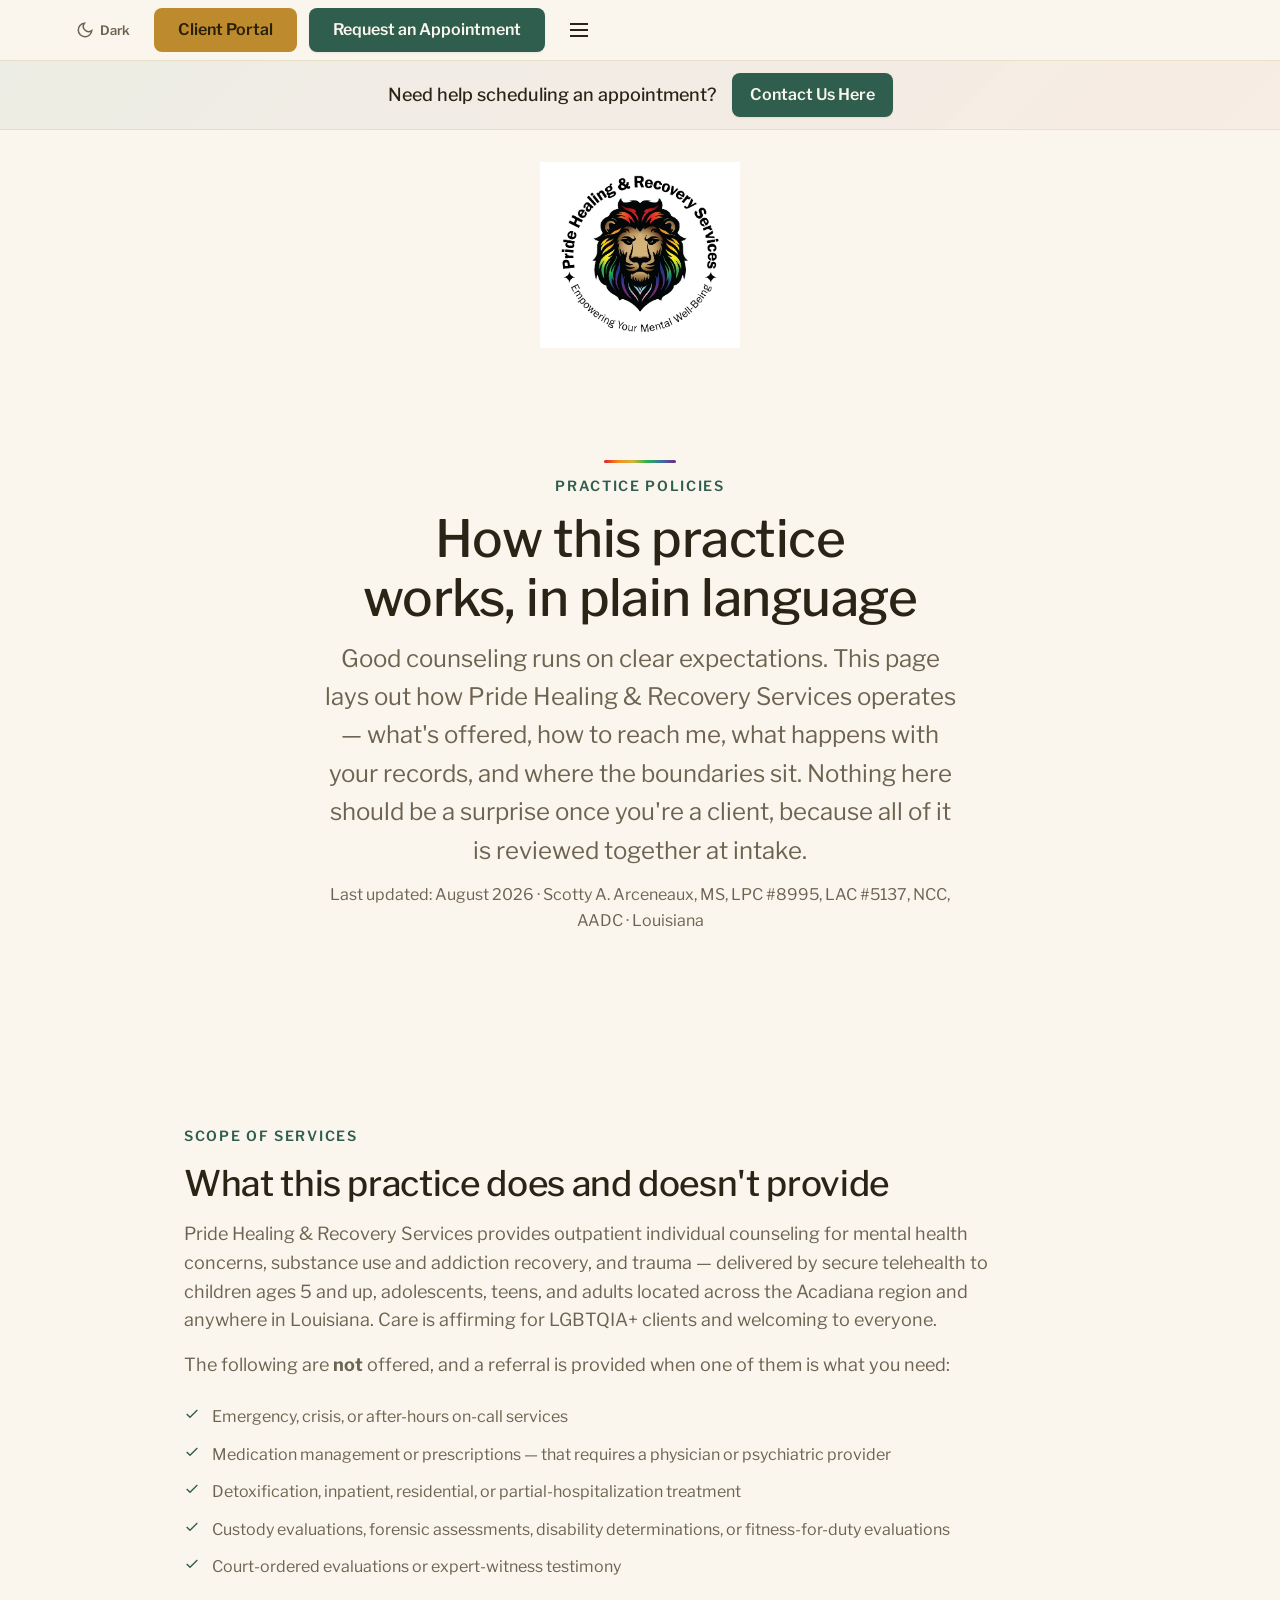
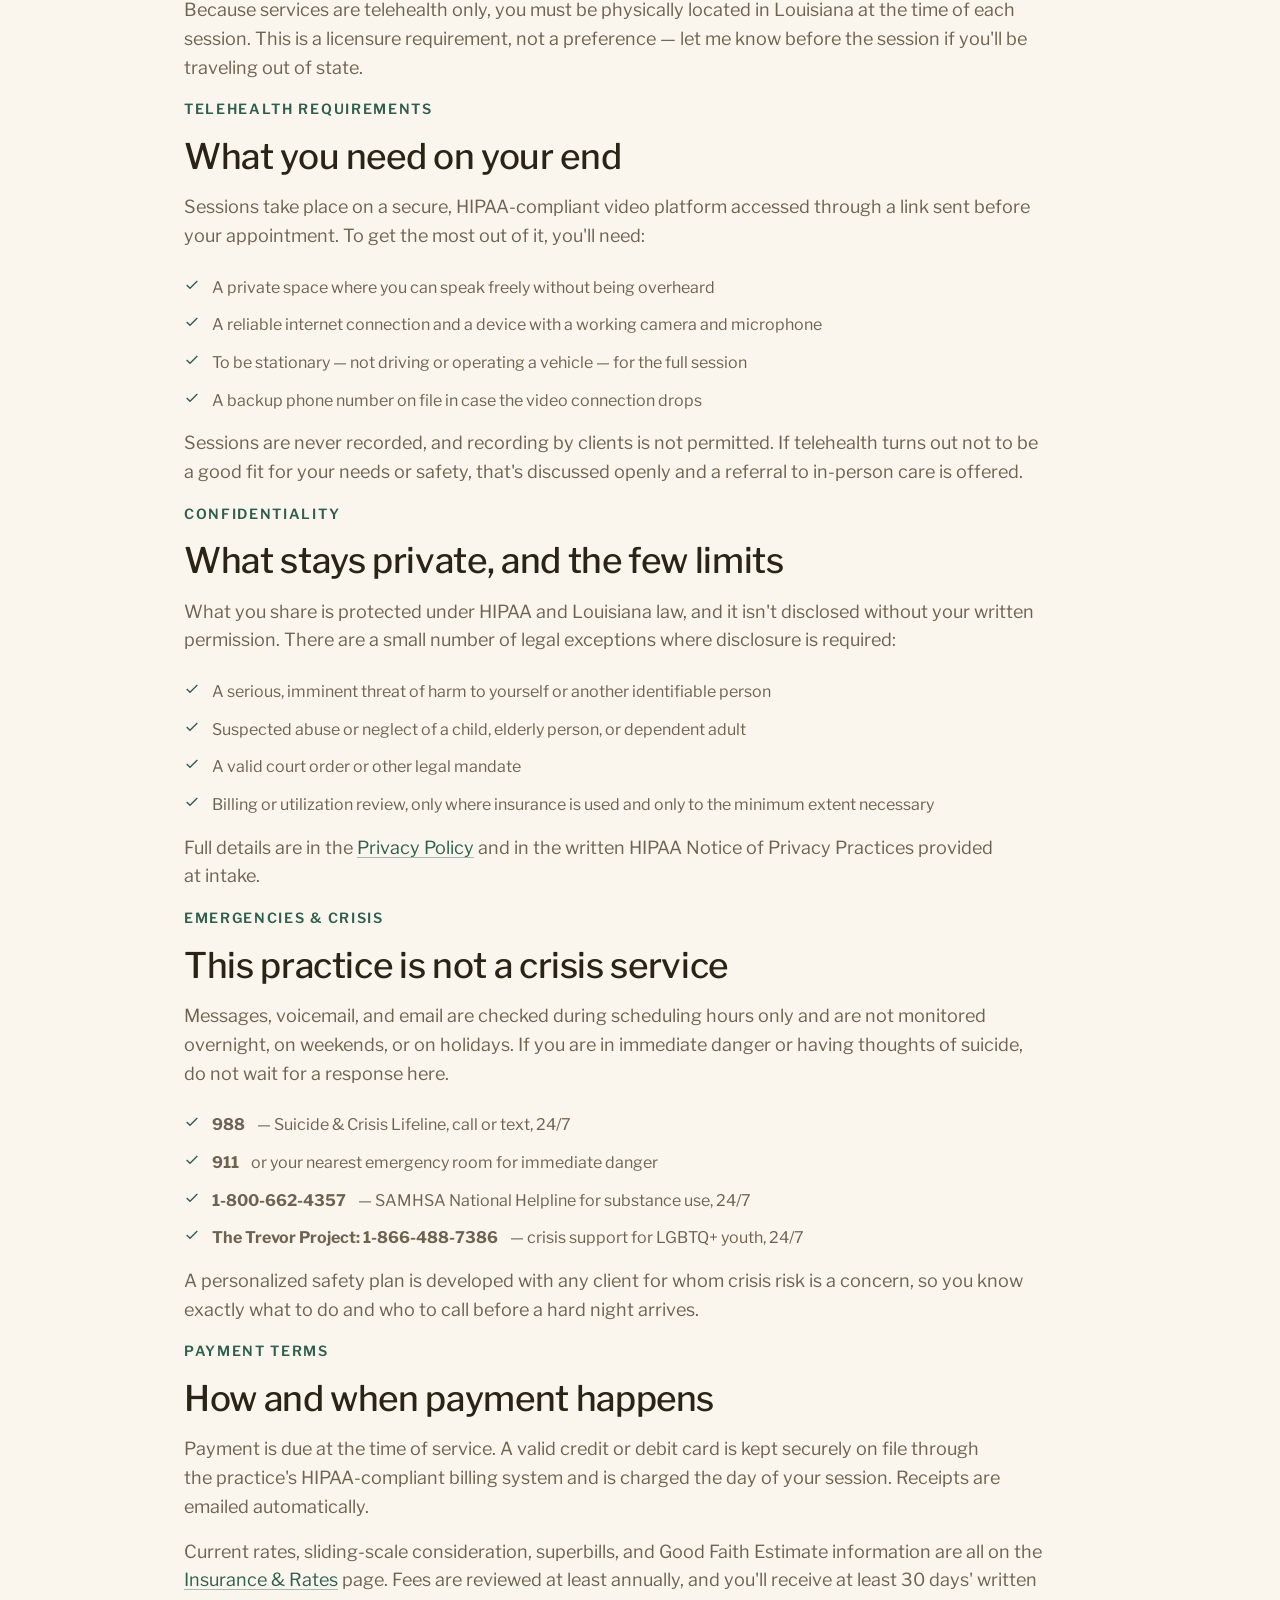
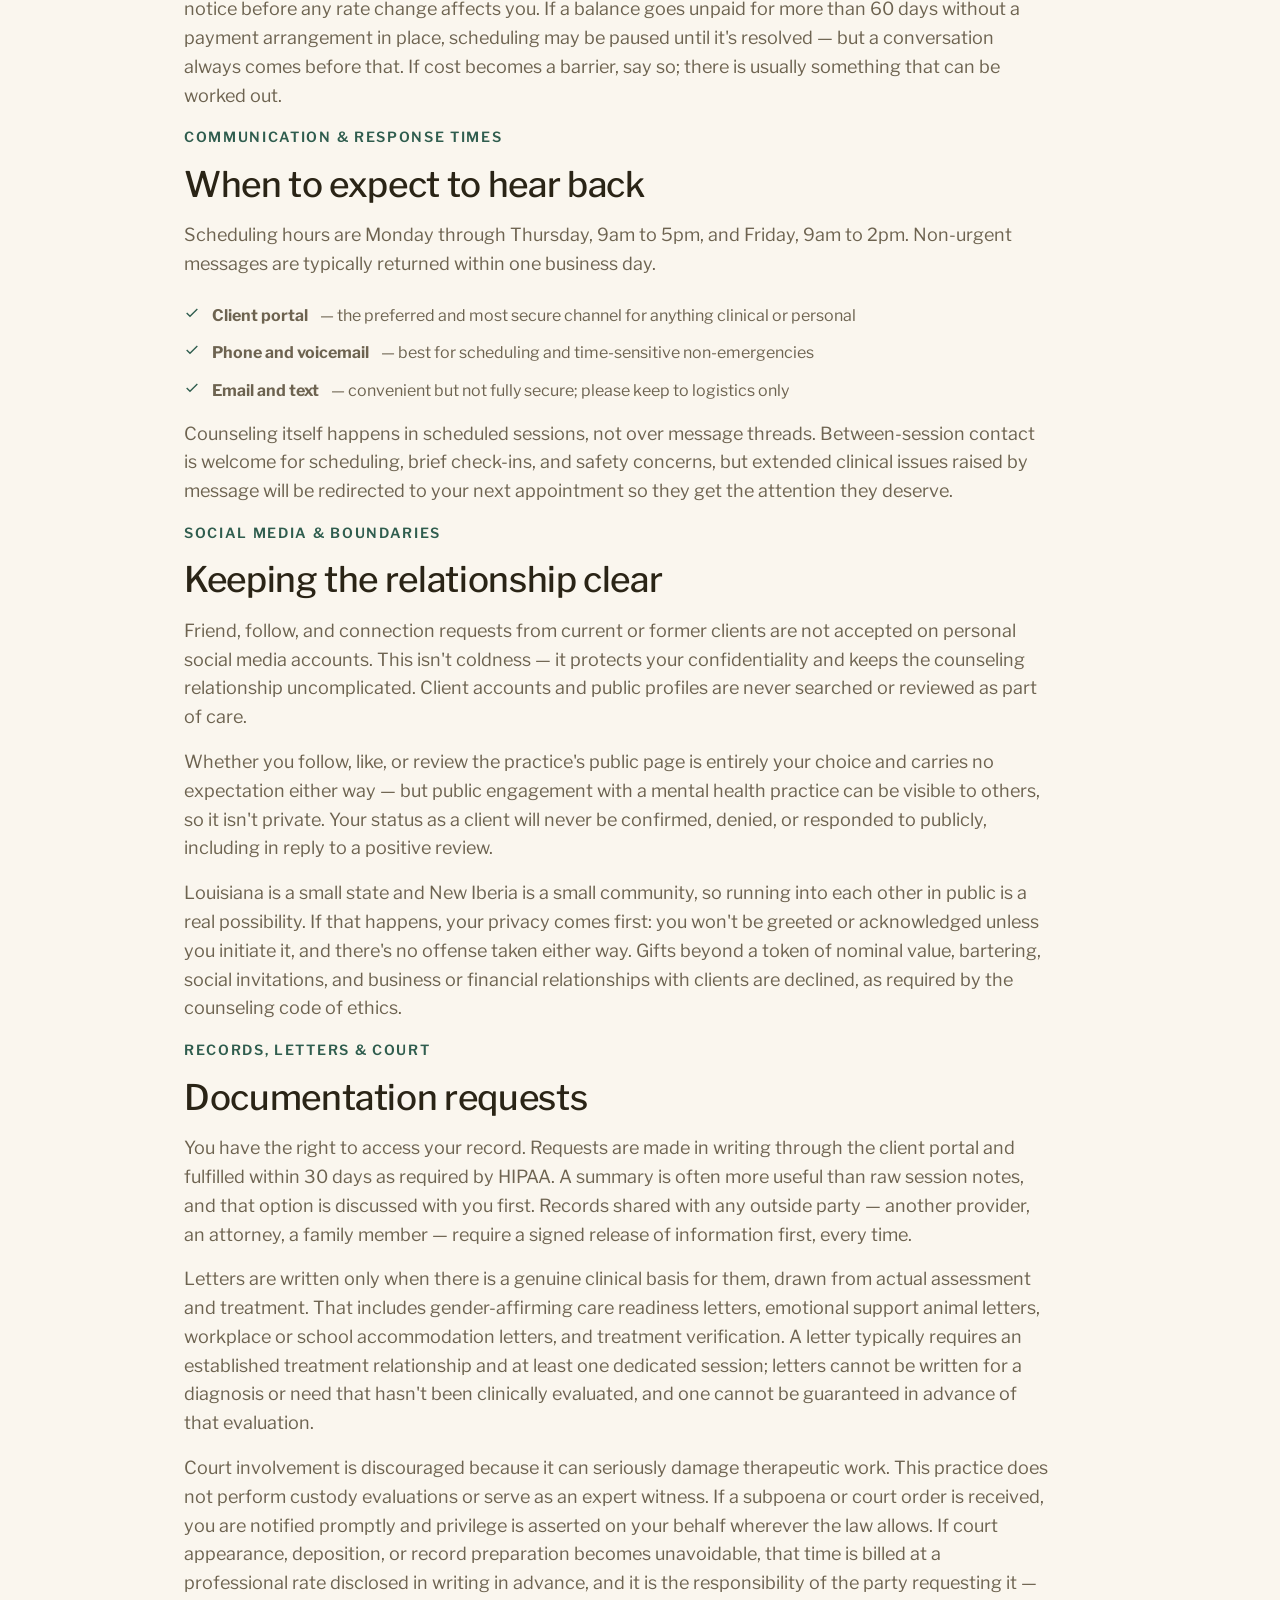
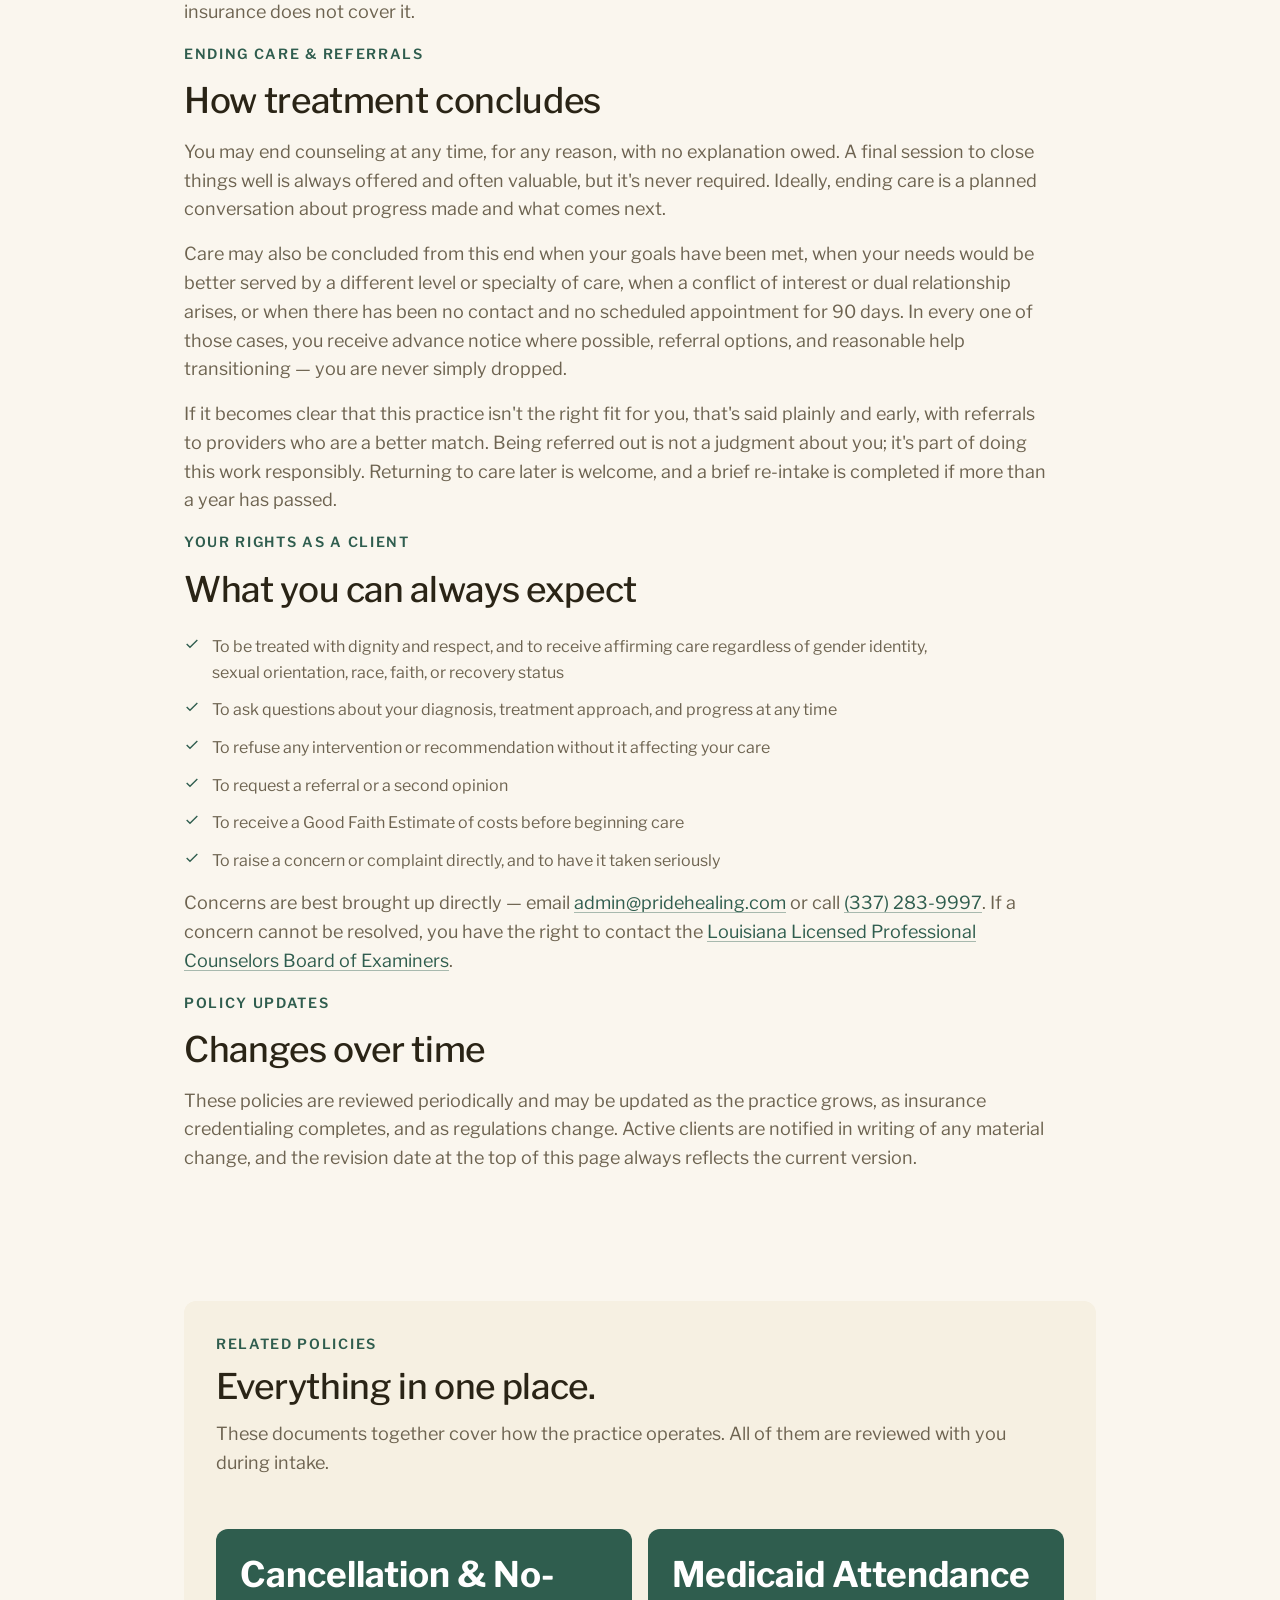
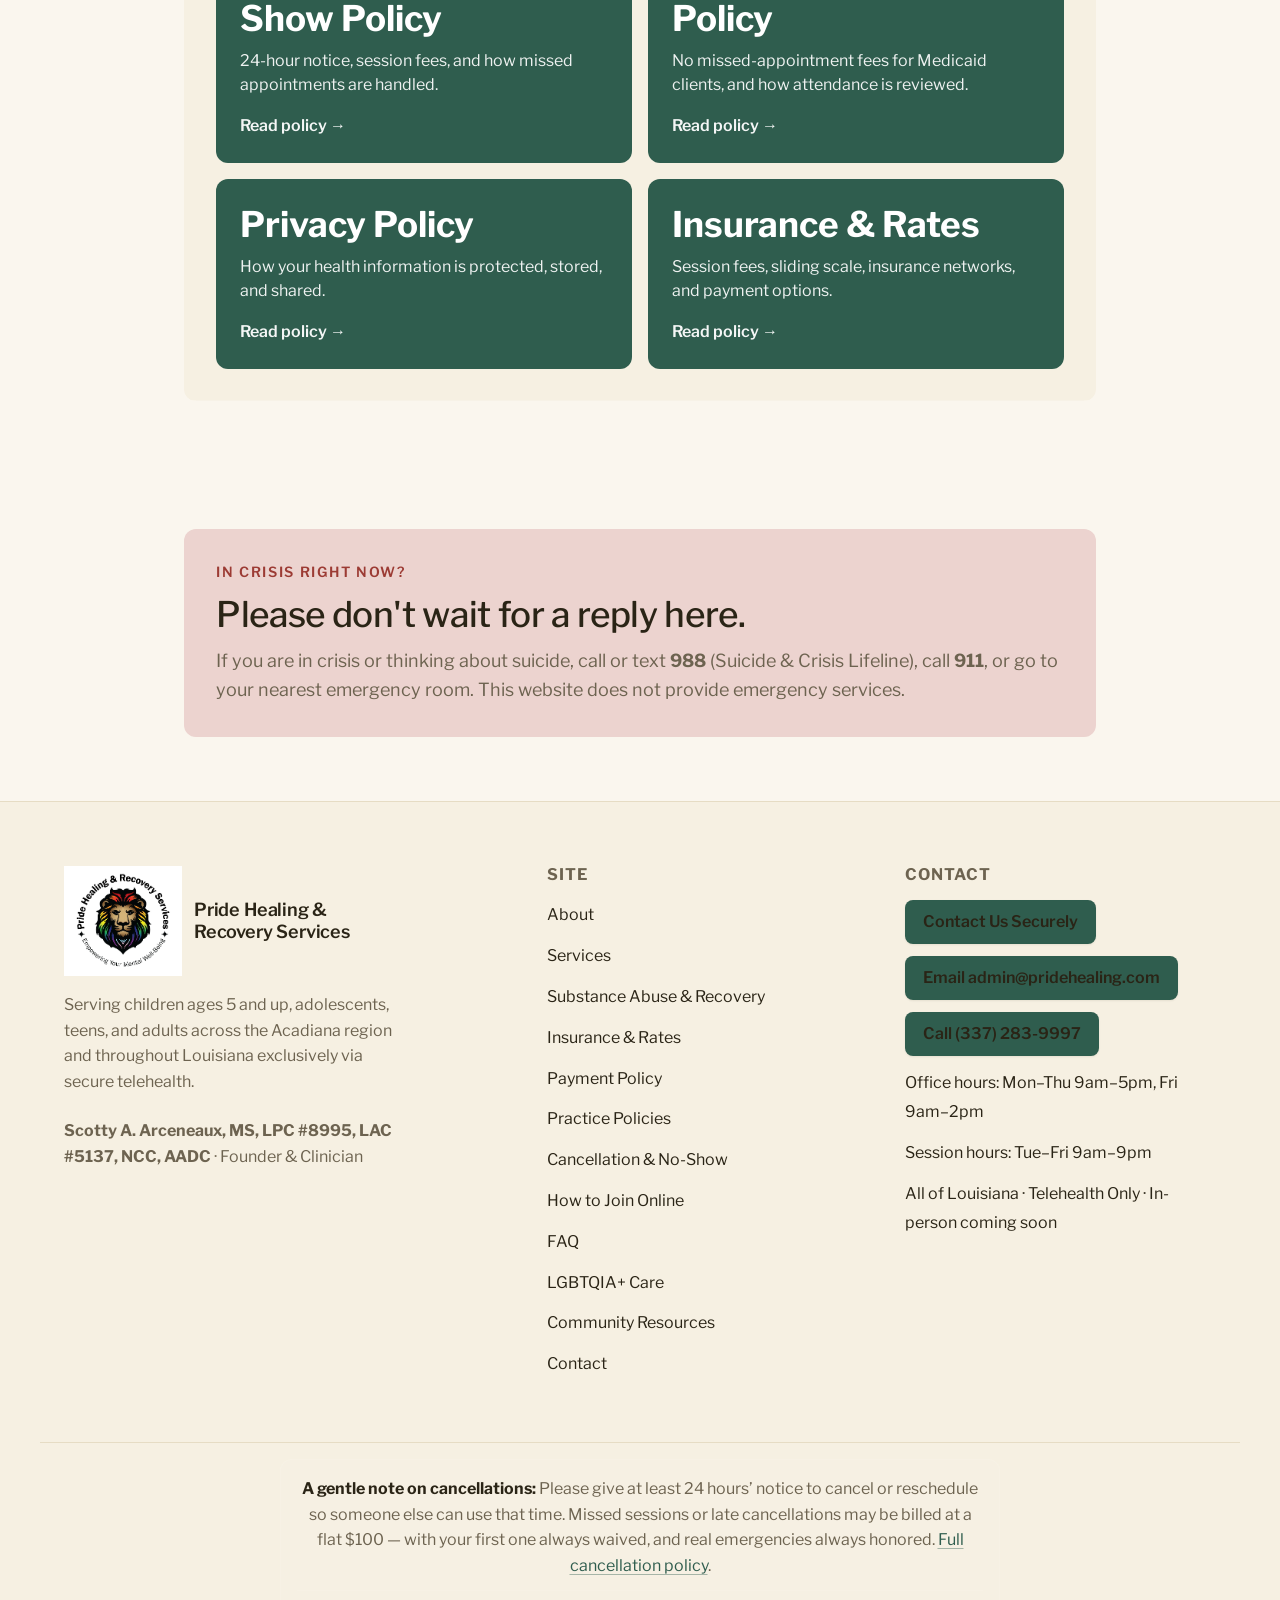
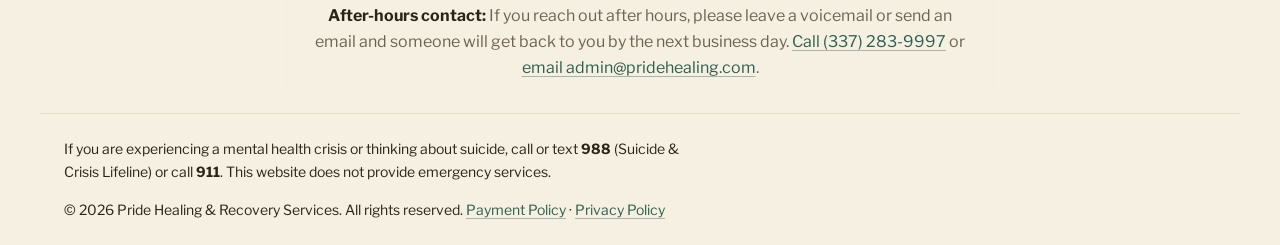
<file: practice-policies.html>
<!DOCTYPE html>
<html lang="en">
<head>
<meta charset="UTF-8" />
<meta name="viewport" content="width=device-width, initial-scale=1.0" />
<title>Practice Policies | Pride Healing &amp; Recovery Services</title>
<meta name="description" content="How Pride Healing &amp; Recovery Services works — scope of care, privacy, payment, communication, and how treatment concludes, in plain language." />
<link rel="icon" type="image/png" sizes="32x32" href="./assets/favicon-32.png" />
<link rel="apple-touch-icon" href="./assets/favicon-180.png" />
<link rel="preconnect" href="https://fonts.googleapis.com" />
<link rel="preconnect" href="https://fonts.gstatic.com" crossorigin />
<link href="https://fonts.googleapis.com/css2?family=Libre+Franklin:wght@300;400;500;600;700;800&display=swap" rel="stylesheet" />
<link href="https://api.fontshare.com/v2/css?f[]=zodiak@400,500,600&display=swap" rel="stylesheet" />
<link rel="stylesheet" href="./base.css" />
<link rel="stylesheet" href="./style.css" />
</head>
<body>
<a href="#main" class="skip-link">Skip to content</a>

<header class="header" data-header>
  <div class="container header__inner">
    <a href="./index.html" class="brand brand--home" aria-label="Pride Healing and Recovery Services home">
      <span class="visually-hidden">Home</span>
    </a>
    <nav class="nav" aria-label="Primary">
      <ul class="nav__list" role="list">
        <li><a class="nav__link" href="./index.html">Home</a></li>
        <li><a class="nav__link" href="./about.html">About</a></li>
        <li><a class="nav__link" href="./services.html">Services</a></li>
        <li><a class="nav__link" href="./substance-abuse.html">Substance Abuse &amp; Recovery</a></li>
        <li><a class="nav__link" href="./insurance.html">Insurance &amp; Rates</a></li>
        <li><a class="nav__link" href="./faq.html">FAQ</a></li>
        <li><a class="nav__link" href="./lgbtqia.html">LGBTQIA+</a></li>
        <li><a class="nav__link" href="./resources.html">Resources</a></li>
        <li class="nav__item--menu">
          <button class="nav__link nav__link--menu" type="button" aria-expanded="false" aria-haspopup="true" data-nav-menu>Policies<svg class="nav__caret" width="10" height="6" viewBox="0 0 10 6" fill="none" stroke="currentColor" stroke-width="1.6" aria-hidden="true"><path d="M1 1l4 4 4-4"/></svg></button>
          <ul class="nav__submenu" role="list">
            <li><a href="./join-telehealth.html">How to Join Online</a></li>
            <li><a href="./practice-policies.html">Practice Policies</a></li>
            <li><a href="./cancellation-policy.html">Cancellation &amp; No-Show</a></li>
            <li><a href="./payment-policy.html">Payment Policy</a></li>
            <li><a href="./privacy-policy.html">Privacy Policy</a></li>
          </ul>
        </li>
        <li><a class="nav__link" href="./contact.html">Contact</a></li>
      </ul>
      <div class="nav__actions">
        <button class="theme-toggle" data-theme-toggle type="button" aria-label="Toggle dark mode" title="Switch between light and dark colors"><span class="theme-toggle__icon" aria-hidden="true"></span><span class="theme-toggle__text">Dark</span></button>
        <a class="btn btn--gold" href="https://pridehealing.clientsecure.me" target="_blank" rel="noopener noreferrer">Client Portal</a>
        <a class="btn btn--primary" href="https://pridehealing.clientsecure.me/request" target="_blank" rel="noopener noreferrer">Request an Appointment</a>
        <button class="nav-toggle" data-nav-open type="button" aria-label="Open menu" aria-expanded="false">
          <svg width="24" height="24" viewBox="0 0 24 24" fill="none" stroke="currentColor" stroke-width="2"><path d="M3 6h18M3 12h18M3 18h18"/></svg>
        </button>
      </div>
    </nav>
  </div>
</header>

<div class="scheduling-cta" role="region" aria-label="Scheduling help">
  <div class="container scheduling-cta__inner">
    <p class="scheduling-cta__text">Need help scheduling an appointment?</p>
    <a class="btn btn--primary btn--sm scheduling-cta__btn" href="./contact.html">Contact Us Here</a>
  </div>
</div>

<div class="mobile-nav" data-mobile-nav>
  <div class="mobile-nav__top">
    <span class="brand__name">Menu</span>
    <button data-nav-close type="button" aria-label="Close menu">
      <svg width="24" height="24" viewBox="0 0 24 24" fill="none" stroke="currentColor" stroke-width="2"><path d="M18 6 6 18M6 6l12 12"/></svg>
    </button>
  </div>
  <ul class="mobile-nav__list" role="list">
    <li><a href="./index.html">Home</a></li>
    <li><a href="./about.html">About</a></li>
    <li><a href="./services.html">Services</a></li>
    <li><a href="./substance-abuse.html">Substance Abuse &amp; Recovery</a></li>
    <li><a href="./insurance.html">Insurance &amp; Rates</a></li>
    <li><a href="./faq.html">FAQ</a></li>
    <li><a href="./lgbtqia.html">LGBTQIA+</a></li>
    <li><a href="./resources.html">Resources</a></li>
    <li><a href="./contact.html">Contact</a></li>
    <li class="mobile-nav__group"><span class="mobile-nav__grouplabel">Policies</span></li>
    <li><a href="./join-telehealth.html">How to Join Online</a></li>
    <li><a href="./practice-policies.html">Practice Policies</a></li>
    <li><a href="./cancellation-policy.html">Cancellation &amp; No-Show</a></li>
    <li><a href="./payment-policy.html">Payment Policy</a></li>
    <li><a href="./privacy-policy.html">Privacy Policy</a></li>
  </ul>
  <div class="mobile-nav__actions">
    <a class="btn btn--gold btn--full" href="https://pridehealing.clientsecure.me" target="_blank" rel="noopener noreferrer">Client Portal</a>
    <a class="btn btn--primary btn--full" href="https://pridehealing.clientsecure.me/request" target="_blank" rel="noopener noreferrer">Request an Appointment</a>
  </div>
</div>


<div class="site-logo">
  <a href="./index.html" class="site-logo__link" aria-label="Pride Healing and Recovery Services home">
    <img src="./assets/logo-badge.png" alt="Pride Healing &amp; Recovery Services emblem" width="613" height="569" loading="eager" />
  </a>
</div>

<main id="main">

  <section class="section--hero">
    <div class="container container--narrow">
      <div class="section-head" data-reveal>
        <span class="pride-rule" aria-hidden="true"></span>
        <p class="eyebrow">Practice Policies</p>
        <h1>How this practice works, in plain language</h1>
        <p class="lede">Good counseling runs on clear expectations. This page lays out how Pride Healing &amp; Recovery Services operates &mdash; what's offered, how to reach me, what happens with your records, and where the boundaries sit. Nothing here should be a surprise once you're a client, because all of it is reviewed together at intake.</p>
        <p class="muted" style="font-size:var(--text-sm);">Last updated: August 2026 &middot; Scotty A. Arceneaux, MS, LPC #8995, LAC #5137, NCC, AADC &middot; Louisiana</p>
      </div>
    </div>
  </section>

  <section class="section--tight">
    <div class="container container--narrow">
      <div class="split" data-reveal style="grid-template-columns: 1fr;">
        <div class="split__content" style="max-width:none;">

          <p class="eyebrow">Scope of Services</p>
          <h2>What this practice does and doesn't provide</h2>
          <p class="muted">Pride Healing &amp; Recovery Services provides outpatient individual counseling for mental health concerns, substance use and addiction recovery, and trauma &mdash; delivered by secure telehealth to children ages 5 and up, adolescents, teens, and adults located across the Acadiana region and anywhere in Louisiana. Care is affirming for LGBTQIA+ clients and welcoming to everyone.</p>
          <p class="muted">The following are <strong>not</strong> offered, and a referral is provided when one of them is what you need:</p>
          <ul role="list">
            <li><svg class="icon" viewBox="0 0 24 24" fill="none" stroke="currentColor" stroke-width="2"><path d="M20 6 9 17l-5-5"/></svg>Emergency, crisis, or after-hours on-call services</li>
            <li><svg class="icon" viewBox="0 0 24 24" fill="none" stroke="currentColor" stroke-width="2"><path d="M20 6 9 17l-5-5"/></svg>Medication management or prescriptions &mdash; that requires a physician or psychiatric provider</li>
            <li><svg class="icon" viewBox="0 0 24 24" fill="none" stroke="currentColor" stroke-width="2"><path d="M20 6 9 17l-5-5"/></svg>Detoxification, inpatient, residential, or partial-hospitalization treatment</li>
            <li><svg class="icon" viewBox="0 0 24 24" fill="none" stroke="currentColor" stroke-width="2"><path d="M20 6 9 17l-5-5"/></svg>Custody evaluations, forensic assessments, disability determinations, or fitness-for-duty evaluations</li>
            <li><svg class="icon" viewBox="0 0 24 24" fill="none" stroke="currentColor" stroke-width="2"><path d="M20 6 9 17l-5-5"/></svg>Court-ordered evaluations or expert-witness testimony</li>
          </ul>
          <p class="muted">Because services are telehealth only, you must be physically located in Louisiana at the time of each session. This is a licensure requirement, not a preference &mdash; let me know before the session if you'll be traveling out of state.</p>

          <p class="eyebrow">Telehealth Requirements</p>
          <h2>What you need on your end</h2>
          <p class="muted">Sessions take place on a secure, HIPAA-compliant video platform accessed through a link sent before your appointment. To get the most out of it, you'll need:</p>
          <ul role="list">
            <li><svg class="icon" viewBox="0 0 24 24" fill="none" stroke="currentColor" stroke-width="2"><path d="M20 6 9 17l-5-5"/></svg>A private space where you can speak freely without being overheard</li>
            <li><svg class="icon" viewBox="0 0 24 24" fill="none" stroke="currentColor" stroke-width="2"><path d="M20 6 9 17l-5-5"/></svg>A reliable internet connection and a device with a working camera and microphone</li>
            <li><svg class="icon" viewBox="0 0 24 24" fill="none" stroke="currentColor" stroke-width="2"><path d="M20 6 9 17l-5-5"/></svg>To be stationary &mdash; not driving or operating a vehicle &mdash; for the full session</li>
            <li><svg class="icon" viewBox="0 0 24 24" fill="none" stroke="currentColor" stroke-width="2"><path d="M20 6 9 17l-5-5"/></svg>A backup phone number on file in case the video connection drops</li>
          </ul>
          <p class="muted">Sessions are never recorded, and recording by clients is not permitted. If telehealth turns out not to be a good fit for your needs or safety, that's discussed openly and a referral to in-person care is offered.</p>

          <p class="eyebrow">Confidentiality</p>
          <h2>What stays private, and the few limits</h2>
          <p class="muted">What you share is protected under HIPAA and Louisiana law, and it isn't disclosed without your written permission. There are a small number of legal exceptions where disclosure is required:</p>
          <ul role="list">
            <li><svg class="icon" viewBox="0 0 24 24" fill="none" stroke="currentColor" stroke-width="2"><path d="M20 6 9 17l-5-5"/></svg>A serious, imminent threat of harm to yourself or another identifiable person</li>
            <li><svg class="icon" viewBox="0 0 24 24" fill="none" stroke="currentColor" stroke-width="2"><path d="M20 6 9 17l-5-5"/></svg>Suspected abuse or neglect of a child, elderly person, or dependent adult</li>
            <li><svg class="icon" viewBox="0 0 24 24" fill="none" stroke="currentColor" stroke-width="2"><path d="M20 6 9 17l-5-5"/></svg>A valid court order or other legal mandate</li>
            <li><svg class="icon" viewBox="0 0 24 24" fill="none" stroke="currentColor" stroke-width="2"><path d="M20 6 9 17l-5-5"/></svg>Billing or utilization review, only where insurance is used and only to the minimum extent necessary</li>
          </ul>
          <p class="muted">Full details are in the <a class="underline-link" href="./privacy-policy.html">Privacy Policy</a> and in the written HIPAA Notice of Privacy Practices provided at intake.</p>

          <p class="eyebrow">Emergencies &amp; Crisis</p>
          <h2>This practice is not a crisis service</h2>
          <p class="muted">Messages, voicemail, and email are checked during scheduling hours only and are not monitored overnight, on weekends, or on holidays. If you are in immediate danger or having thoughts of suicide, do not wait for a response here.</p>
          <ul role="list">
            <li><svg class="icon" viewBox="0 0 24 24" fill="none" stroke="currentColor" stroke-width="2"><path d="M20 6 9 17l-5-5"/></svg><strong>988</strong> &mdash; Suicide &amp; Crisis Lifeline, call or text, 24/7</li>
            <li><svg class="icon" viewBox="0 0 24 24" fill="none" stroke="currentColor" stroke-width="2"><path d="M20 6 9 17l-5-5"/></svg><strong>911</strong> or your nearest emergency room for immediate danger</li>
            <li><svg class="icon" viewBox="0 0 24 24" fill="none" stroke="currentColor" stroke-width="2"><path d="M20 6 9 17l-5-5"/></svg><strong>1-800-662-4357</strong> &mdash; SAMHSA National Helpline for substance use, 24/7</li>
            <li><svg class="icon" viewBox="0 0 24 24" fill="none" stroke="currentColor" stroke-width="2"><path d="M20 6 9 17l-5-5"/></svg><strong>The Trevor Project: 1-866-488-7386</strong> &mdash; crisis support for LGBTQ+ youth, 24/7</li>
          </ul>
          <p class="muted">A personalized safety plan is developed with any client for whom crisis risk is a concern, so you know exactly what to do and who to call before a hard night arrives.</p>

          <p class="eyebrow">Payment Terms</p>
          <h2>How and when payment happens</h2>
          <p class="muted">Payment is due at the time of service. A valid credit or debit card is kept securely on file through the practice's HIPAA-compliant billing system and is charged the day of your session. Receipts are emailed automatically.</p>
          <p class="muted">Current rates, sliding-scale consideration, superbills, and Good Faith Estimate information are all on the <a class="underline-link" href="./insurance.html">Insurance &amp; Rates</a> page. Fees are reviewed at least annually, and you'll receive at least 30 days' written notice before any rate change affects you. If a balance goes unpaid for more than 60 days without a payment arrangement in place, scheduling may be paused until it's resolved &mdash; but a conversation always comes before that. If cost becomes a barrier, say so; there is usually something that can be worked out.</p>

          <p class="eyebrow">Communication &amp; Response Times</p>
          <h2>When to expect to hear back</h2>
          <p class="muted">Scheduling hours are Monday through Thursday, 9am to 5pm, and Friday, 9am to 2pm. Non-urgent messages are typically returned within one business day.</p>
          <ul role="list">
            <li><svg class="icon" viewBox="0 0 24 24" fill="none" stroke="currentColor" stroke-width="2"><path d="M20 6 9 17l-5-5"/></svg><strong>Client portal</strong> &mdash; the preferred and most secure channel for anything clinical or personal</li>
            <li><svg class="icon" viewBox="0 0 24 24" fill="none" stroke="currentColor" stroke-width="2"><path d="M20 6 9 17l-5-5"/></svg><strong>Phone and voicemail</strong> &mdash; best for scheduling and time-sensitive non-emergencies</li>
            <li><svg class="icon" viewBox="0 0 24 24" fill="none" stroke="currentColor" stroke-width="2"><path d="M20 6 9 17l-5-5"/></svg><strong>Email and text</strong> &mdash; convenient but not fully secure; please keep to logistics only</li>
          </ul>
          <p class="muted">Counseling itself happens in scheduled sessions, not over message threads. Between-session contact is welcome for scheduling, brief check-ins, and safety concerns, but extended clinical issues raised by message will be redirected to your next appointment so they get the attention they deserve.</p>

          <p class="eyebrow">Social Media &amp; Boundaries</p>
          <h2>Keeping the relationship clear</h2>
          <p class="muted">Friend, follow, and connection requests from current or former clients are not accepted on personal social media accounts. This isn't coldness &mdash; it protects your confidentiality and keeps the counseling relationship uncomplicated. Client accounts and public profiles are never searched or reviewed as part of care.</p>
          <p class="muted">Whether you follow, like, or review the practice's public page is entirely your choice and carries no expectation either way &mdash; but public engagement with a mental health practice can be visible to others, so it isn't private. Your status as a client will never be confirmed, denied, or responded to publicly, including in reply to a positive review.</p>
          <p class="muted">Louisiana is a small state and New Iberia is a small community, so running into each other in public is a real possibility. If that happens, your privacy comes first: you won't be greeted or acknowledged unless you initiate it, and there's no offense taken either way. Gifts beyond a token of nominal value, bartering, social invitations, and business or financial relationships with clients are declined, as required by the counseling code of ethics.</p>

          <p class="eyebrow">Records, Letters &amp; Court</p>
          <h2>Documentation requests</h2>
          <p class="muted">You have the right to access your record. Requests are made in writing through the client portal and fulfilled within 30 days as required by HIPAA. A summary is often more useful than raw session notes, and that option is discussed with you first. Records shared with any outside party &mdash; another provider, an attorney, a family member &mdash; require a signed release of information first, every time.</p>
          <p class="muted">Letters are written only when there is a genuine clinical basis for them, drawn from actual assessment and treatment. That includes gender-affirming care readiness letters, emotional support animal letters, workplace or school accommodation letters, and treatment verification. A letter typically requires an established treatment relationship and at least one dedicated session; letters cannot be written for a diagnosis or need that hasn't been clinically evaluated, and one cannot be guaranteed in advance of that evaluation.</p>
          <p class="muted">Court involvement is discouraged because it can seriously damage therapeutic work. This practice does not perform custody evaluations or serve as an expert witness. If a subpoena or court order is received, you are notified promptly and privilege is asserted on your behalf wherever the law allows. If court appearance, deposition, or record preparation becomes unavoidable, that time is billed at a professional rate disclosed in writing in advance, and it is the responsibility of the party requesting it &mdash; insurance does not cover it.</p>

          <p class="eyebrow">Ending Care &amp; Referrals</p>
          <h2>How treatment concludes</h2>
          <p class="muted">You may end counseling at any time, for any reason, with no explanation owed. A final session to close things well is always offered and often valuable, but it's never required. Ideally, ending care is a planned conversation about progress made and what comes next.</p>
          <p class="muted">Care may also be concluded from this end when your goals have been met, when your needs would be better served by a different level or specialty of care, when a conflict of interest or dual relationship arises, or when there has been no contact and no scheduled appointment for 90 days. In every one of those cases, you receive advance notice where possible, referral options, and reasonable help transitioning &mdash; you are never simply dropped.</p>
          <p class="muted">If it becomes clear that this practice isn't the right fit for you, that's said plainly and early, with referrals to providers who are a better match. Being referred out is not a judgment about you; it's part of doing this work responsibly. Returning to care later is welcome, and a brief re-intake is completed if more than a year has passed.</p>

          <p class="eyebrow">Your Rights as a Client</p>
          <h2>What you can always expect</h2>
          <ul role="list">
            <li><svg class="icon" viewBox="0 0 24 24" fill="none" stroke="currentColor" stroke-width="2"><path d="M20 6 9 17l-5-5"/></svg>To be treated with dignity and respect, and to receive affirming care regardless of gender identity, sexual orientation, race, faith, or recovery status</li>
            <li><svg class="icon" viewBox="0 0 24 24" fill="none" stroke="currentColor" stroke-width="2"><path d="M20 6 9 17l-5-5"/></svg>To ask questions about your diagnosis, treatment approach, and progress at any time</li>
            <li><svg class="icon" viewBox="0 0 24 24" fill="none" stroke="currentColor" stroke-width="2"><path d="M20 6 9 17l-5-5"/></svg>To refuse any intervention or recommendation without it affecting your care</li>
            <li><svg class="icon" viewBox="0 0 24 24" fill="none" stroke="currentColor" stroke-width="2"><path d="M20 6 9 17l-5-5"/></svg>To request a referral or a second opinion</li>
            <li><svg class="icon" viewBox="0 0 24 24" fill="none" stroke="currentColor" stroke-width="2"><path d="M20 6 9 17l-5-5"/></svg>To receive a Good Faith Estimate of costs before beginning care</li>
            <li><svg class="icon" viewBox="0 0 24 24" fill="none" stroke="currentColor" stroke-width="2"><path d="M20 6 9 17l-5-5"/></svg>To raise a concern or complaint directly, and to have it taken seriously</li>
          </ul>
          <p class="muted">Concerns are best brought up directly &mdash; email <a class="underline-link" href="mailto:admin@pridehealing.com">admin@pridehealing.com</a> or call <a class="underline-link" href="tel:+13372839997">(337) 283-9997</a>. If a concern cannot be resolved, you have the right to contact the <a class="underline-link" href="https://www.lpcboard.org" target="_blank" rel="noopener">Louisiana Licensed Professional Counselors Board of Examiners</a>.</p>

          <p class="eyebrow">Policy Updates</p>
          <h2>Changes over time</h2>
          <p class="muted">These policies are reviewed periodically and may be updated as the practice grows, as insurance credentialing completes, and as regulations change. Active clients are notified in writing of any material change, and the revision date at the top of this page always reflects the current version.</p>

        </div>
      </div>
    </div>
  </section>

  <section class="section--tight" id="related-policies">
    <div class="container container--narrow">
      <div class="callout" data-reveal>
        <p class="eyebrow">Related Policies</p>
        <h2>Everything in one place.</h2>
        <p class="muted" style="margin-bottom:var(--space-6);">These documents together cover how the practice operates. All of them are reviewed with you during intake.</p>
        <div class="policy-tiles">
          <a href="./cancellation-policy.html" class="policy-tile">
            <span class="policy-tile__title">Cancellation &amp; No-Show Policy</span>
            <span class="policy-tile__desc">24-hour notice, session fees, and how missed appointments are handled.</span>
            <span class="policy-tile__cta" aria-hidden="true">Read policy &rarr;</span>
          </a>
          <a href="./cancellation-policy.html#medicaid-attendance-policy" class="policy-tile">
            <span class="policy-tile__title">Medicaid Attendance Policy</span>
            <span class="policy-tile__desc">No missed-appointment fees for Medicaid clients, and how attendance is reviewed.</span>
            <span class="policy-tile__cta" aria-hidden="true">Read policy &rarr;</span>
          </a>
          <a href="./privacy-policy.html" class="policy-tile">
            <span class="policy-tile__title">Privacy Policy</span>
            <span class="policy-tile__desc">How your health information is protected, stored, and shared.</span>
            <span class="policy-tile__cta" aria-hidden="true">Read policy &rarr;</span>
          </a>
          <a href="./insurance.html" class="policy-tile">
            <span class="policy-tile__title">Insurance &amp; Rates</span>
            <span class="policy-tile__desc">Session fees, sliding scale, insurance networks, and payment options.</span>
            <span class="policy-tile__cta" aria-hidden="true">Read policy &rarr;</span>
          </a>
        </div>
      </div>
    </div>
  </section>

  <section class="section--tight">
    <div class="container container--narrow">
      <div class="callout callout--crisis" data-reveal>
        <p class="eyebrow">In Crisis Right Now?</p>
        <h2>Please don't wait for a reply here.</h2>
        <p class="muted">If you are in crisis or thinking about suicide, call or text <strong>988</strong> (Suicide &amp; Crisis Lifeline), call <strong>911</strong>, or go to your nearest emergency room. This website does not provide emergency services.</p>
      </div>
    </div>
  </section>

</main>

<footer class="footer">
  <div class="container footer__top">
    <div class="footer__brand">
      <a href="./index.html" class="brand brand--badge">
        <span class="brand__mark brand__mark--badge"><img src="./assets/logo-badge.png" alt="Pride Healing &amp; Recovery Services emblem" width="613" height="569" /></span>
        <span class="brand__wordmark">Pride Healing &amp;<br />Recovery Services</span>
      </a>
      <p class="muted" style="font-size:var(--text-sm);">Serving children ages 5 and up, adolescents, teens, and adults across the Acadiana region and throughout Louisiana exclusively via secure telehealth.</p>
      <p class="muted" style="font-size:var(--text-sm); margin-top:var(--space-2);"><strong>Scotty A. Arceneaux, MS, LPC #8995, LAC #5137, NCC, AADC</strong> &middot; Founder &amp; Clinician</p>
    </div>
    <div class="footer__col">
      <h4>Site</h4>
      <ul role="list">
        <li><a href="./about.html">About</a></li>
        <li><a href="./services.html">Services</a></li>
        <li><a href="./substance-abuse.html">Substance Abuse &amp; Recovery</a></li>
    <li><a href="./insurance.html">Insurance &amp; Rates</a></li>
        <li><a href="./payment-policy.html">Payment Policy</a></li>
        <li><a href="./practice-policies.html">Practice Policies</a></li>
        <li><a href="./cancellation-policy.html">Cancellation &amp; No-Show</a></li>
        <li><a href="./join-telehealth.html">How to Join Online</a></li>
        <li><a href="./faq.html">FAQ</a></li>
        <li><a href="./lgbtqia.html">LGBTQIA+ Care</a></li>
        <li><a href="./resources.html">Community Resources</a></li>
        <li><a href="./contact.html">Contact</a></li>
      </ul>
    </div>
    <div class="footer__col">
      <h4>Contact</h4>
      <ul role="list">
        <li><a class="btn btn--primary btn--sm" href="https://pridehealing.clientsecure.me/contact-widget" target="_blank" rel="noopener noreferrer">Contact Us Securely</a></li>
        <li><a class="btn btn--primary btn--sm" href="mailto:admin@pridehealing.com">Email admin@pridehealing.com</a></li>
        <li><a class="btn btn--primary btn--sm" href="tel:+13372839997">Call (337) 283-9997</a></li>
        <li><span class="muted" style="font-size:var(--text-sm);">Office hours: Mon&ndash;Thu 9am&ndash;5pm, Fri 9am&ndash;2pm</span></li>
        <li><span class="muted" style="font-size:var(--text-sm);">Session hours: Tue&ndash;Fri 9am&ndash;9pm</span></li>
        <li><span class="muted" style="font-size:var(--text-sm);">All of Louisiana &middot; Telehealth Only &middot; In-person coming soon</span></li>
      </ul>
    </div>
  </div>
  <div class="container footer__bottom footer__bottom--practice-info">
    <div class="footer__practice-info">
      <p class="footer__practice-info-item"><strong>A gentle note on cancellations:</strong> Please give at least 24 hours’ notice to cancel or reschedule so someone else can use that time. Missed sessions or late cancellations may be billed at a flat $100 — with your first one always waived, and real emergencies always honored. <a class="underline-link" href="./cancellation-policy.html">Full cancellation policy</a>.</p>
      <p class="footer__practice-info-item"><strong>After-hours contact:</strong> If you reach out after hours, please leave a voicemail or send an email and someone will get back to you by the next business day. <a class="underline-link" href="tel:+13372839997">Call (337) 283-9997</a> or <a class="underline-link" href="mailto:admin@pridehealing.com">email admin@pridehealing.com</a>.</p>
    </div>
  </div>
  <div class="container footer__bottom">
    <p class="footer__legal">If you are experiencing a mental health crisis or thinking about suicide, call or text <strong>988</strong> (Suicide &amp; Crisis Lifeline) or call <strong>911</strong>. This website does not provide emergency services.</p>
    <p>&copy; 2026 Pride Healing &amp; Recovery Services. All rights reserved. <a class="underline-link" href="./payment-policy.html" aria-current="page">Payment Policy</a> &middot; <a class="underline-link" href="./privacy-policy.html">Privacy Policy</a></p>
  </div>
</footer>
<script src="./app.js" defer></script>
<script data-pplx-inline-edit>
(function () {
  if (window === window.top) return;

  const allowedParentOrigins = ["https://www.perplexity.ai","https://perplexity.ai","https://testing.perplexity.ai","https://staging.perplexity.ai","https://*.preview.i.perplexity.ai","http://perplexity.localhost","http://localhost:1420","http://127.0.0.1:1420","http://localhost:3000","http://127.0.0.1:3000","http://localhost:5173","http://127.0.0.1:5173"];
  const MAX_FONT_BYTES = 500 * 1024;
  const MAX_TOTAL_FONT_BYTES = 2 * 1024 * 1024;
  let scrollForwarding = false;
  let scrollRaf = 0;
  let trustedTopOrigin = null;

  // Allow entries like "https://*.preview.i.perplexity.ai" — the wildcard
  // matches a single DNS label (no dots), so "https://*.foo" cannot stretch
  // across multiple labels.
  function matchesAllowedOrigin(origin) {
    if (!origin) return false;
    for (const entry of allowedParentOrigins) {
      if (!entry.includes("*")) {
        if (entry === origin) return true;
        continue;
      }
      const pattern = new RegExp(
        "^" +
          entry.replace(/[.+?^${}()|[\]\\]/g, "\\$&").replace(/\*/g, "[^.]+") +
          "$",
      );
      if (pattern.test(origin)) return true;
    }
    return false;
  }

  // Trust decision: when the sender is same-origin-visible (event.origin is a
  // real origin like https://www.perplexity.ai) we trust event.origin directly.
  // When event.origin is "null" (opaque broker srcdoc), we fall back to the
  // broker's stamped `parentOrigin` to identify the top window. The fallback
  // is claim-only — we rely on the browser's native `targetOrigin` enforcement
  // on the response path (see postToTrustedTop) to ensure replies can't be
  // delivered to anyone but the actual top window of that claimed origin.
  function getTrustedParentOrigin(event) {
    const forwardedParentOrigin =
      typeof event.data.parentOrigin === "string" ? event.data.parentOrigin : null;
    const parentOrigin = event.origin === "null" ? forwardedParentOrigin : event.origin;
    return matchesAllowedOrigin(parentOrigin) ? parentOrigin : null;
  }

  // All responses go to window.top with targetOrigin = the allowlisted origin.
  // An attacker that iframes us inside their own null-origin broker can claim
  // any parentOrigin they like, but the browser will drop the reply whenever
  // the real top's origin doesn't match — so the screenshot never leaves.
  function postToTrustedTop(message) {
    if (!trustedTopOrigin) return;
    try {
      window.top.postMessage(message, trustedTopOrigin);
    } catch (_error) {}
  }

  function inlineAll(original, clone) {
    if (original.nodeType !== 1 || clone.nodeType !== 1) return;

    try {
      const computedStyle = getComputedStyle(original);
      // cssText on a computed style is the serialized declaration in modern
      // Chromium/Safari — a single read beats enumerating ~400 longhand
      // properties. Firefox returns "" here, so we fall back on empty.
      const serialized = computedStyle.cssText;
      if (serialized) {
        clone.style.cssText = serialized;
      } else {
        const parts = new Array(computedStyle.length);
        for (let index = 0; index < computedStyle.length; index += 1) {
          const property = computedStyle[index];
          parts[index] = `${property}:${computedStyle.getPropertyValue(property)};`;
        }
        clone.style.cssText = parts.join("");
      }
    } catch (_error) {}

    const originalChildren = original.children;
    const clonedChildren = clone.children;
    for (
      let index = 0;
      index < originalChildren.length && index < clonedChildren.length;
      index += 1
    ) {
      inlineAll(originalChildren[index], clonedChildren[index]);
    }
  }

  function extractFontUrl(srcValue) {
    const matches = [
      ...srcValue.matchAll(
        /url\(["']?([^"')]+)["']?\)(?:\s*format\(["']?([^"')]+)["']?\))?/gi,
      ),
    ];
    if (matches.length === 0) return null;
    const woff2 = matches.find((m) => m[2] && m[2].toLowerCase().includes("woff2"));
    if (woff2) return woff2[1];
    const woff = matches.find((m) => m[2] && m[2].toLowerCase().includes("woff"));
    if (woff) return woff[1];
    return matches[0][1];
  }

  // Cache resolved font URL -> data URI across captures. Fonts on a page
  // essentially never change, and a batch run emits multiple captures back to
  // back — without this we'd refetch + re-base64 every time.
  const fontDataUriCache = new Map();
  const SRC_DECLARATION_RE = /src\s*:\s*[^;}]+/i;

  async function fetchAsDataUri(url) {
    if (fontDataUriCache.has(url)) return fontDataUriCache.get(url);
    let dataUri = null;
    try {
      const response = await fetch(url, { mode: "cors", credentials: "omit" });
      if (response.ok) {
        const blob = await response.blob();
        if (blob.size <= MAX_FONT_BYTES) {
          dataUri = await new Promise((resolve) => {
            const reader = new FileReader();
            reader.onloadend = () =>
              resolve(typeof reader.result === "string" ? reader.result : null);
            reader.onerror = () => resolve(null);
            reader.readAsDataURL(blob);
          });
        }
      }
    } catch (_error) {
      dataUri = null;
    }
    fontDataUriCache.set(url, dataUri);
    return dataUri;
  }

  function collectFontFaceRuleTexts() {
    const rules = [];
    for (const sheet of document.styleSheets) {
      let cssRules;
      try {
        cssRules = sheet.cssRules;
      } catch (_error) {
        continue;
      }
      if (!cssRules) continue;
      for (const rule of cssRules) {
        const cssText = rule.cssText || "";
        if (cssText.startsWith("@font-face")) rules.push(cssText);
      }
    }
    return rules;
  }

  async function buildInlinedFontCss() {
    const ruleTexts = collectFontFaceRuleTexts();
    if (ruleTexts.length === 0) return null;

    const resolved = ruleTexts.map((cssText) => {
      if (!SRC_DECLARATION_RE.test(cssText)) return null;
      const srcMatch = cssText.match(/src\s*:\s*([^;}]+)[;}]/i);
      if (!srcMatch) return null;
      const url = extractFontUrl(srcMatch[1]);
      if (!url) return null;
      try {
        return { cssText, url: new URL(url, document.baseURI).href };
      } catch (_error) {
        return null;
      }
    });

    const dataUris = await Promise.all(
      resolved.map((entry) => (entry ? fetchAsDataUri(entry.url) : Promise.resolve(null))),
    );

    const inlined = [];
    let totalBytes = 0;
    for (let index = 0; index < resolved.length; index += 1) {
      const entry = resolved[index];
      const dataUri = dataUris[index];
      if (!entry || !dataUri) continue;
      const approxBytes = dataUri.length * 0.75;
      if (totalBytes + approxBytes > MAX_TOTAL_FONT_BYTES) break;
      totalBytes += approxBytes;
      inlined.push(entry.cssText.replace(SRC_DECLARATION_RE, `src: url("${dataUri}")`));
    }
    return inlined.length > 0 ? inlined.join("\n") : null;
  }

  function stripExternal(clone) {
    const images = clone.querySelectorAll("img");
    for (let index = 0; index < images.length; index += 1) {
      const src = images[index].getAttribute("src");
      if (src && !src.startsWith("data:")) images[index].removeAttribute("src");
    }

    const elements = clone.querySelectorAll("*");
    for (let index = 0; index < elements.length; index += 1) {
      const style = elements[index].style.cssText;
      if (style && style.includes("url(")) {
        elements[index].style.cssText = style.replace(
          /url\(["']?(?!data:)[^)"']*["']?\)/gi,
          "none",
        );
      }
    }
  }

  function emitScroll() {
    scrollRaf = 0;
    if (!scrollForwarding) return;
    postToTrustedTop({
      type: "INLINE_EDIT_SCROLL",
      scrollX: window.scrollX,
      scrollY: window.scrollY,
    });
  }

  window.addEventListener(
    "scroll",
    function () {
      if (!scrollForwarding || scrollRaf) return;
      scrollRaf = requestAnimationFrame(emitScroll);
    },
    { passive: true, capture: true },
  );

  async function handleCaptureRequest(event) {
    const requestId = event.data.requestId;
    const scrollX = window.scrollX;
    const scrollY = window.scrollY;
    const width = window.innerWidth;
    const height = window.innerHeight;

    function postResult(dataUrl) {
      postToTrustedTop({
        type: "INLINE_EDIT_SCREENSHOT_RESULT",
        requestId,
        dataUrl,
        scrollX,
        scrollY,
      });
    }

    try {
      // Wait for any pending web fonts to resolve so both inline metrics and
      // the @font-face inlining below see the same loaded faces.
      if (document.fonts && document.fonts.ready) {
        try {
          await document.fonts.ready;
        } catch (_error) {}
      }

      const clone = document.documentElement.cloneNode(true);
      inlineAll(document.documentElement, clone);

      const removedNodes = clone.querySelectorAll("script,link[rel=\"stylesheet\"],style");
      for (let index = 0; index < removedNodes.length; index += 1) {
        removedNodes[index].remove();
      }

      stripExternal(clone);

      // Re-embed web fonts as data-URI @font-face rules so the SVG rasterizer
      // can resolve them — external font URLs aren't fetched during
      // foreignObject rendering, which would otherwise force a fallback face
      // and change text metrics.
      const inlinedFontCss = await buildInlinedFontCss();
      if (inlinedFontCss) {
        const styleEl = document.createElement("style");
        styleEl.textContent = inlinedFontCss;
        const head = clone.querySelector("head");
        if (head) head.appendChild(styleEl);
        else clone.insertBefore(styleEl, clone.firstChild);
      }

      const html = new XMLSerializer().serializeToString(clone);
      const svg =
        `<svg xmlns="http://www.w3.org/2000/svg" width="${width}" height="${height}">` +
        '<foreignObject width="100%" height="100%">' +
        `<div xmlns="http://www.w3.org/1999/xhtml" style="width:${width}px;height:${height}px;overflow:hidden">` +
        `<div style="position:relative;left:-${scrollX}px;top:-${scrollY}px">` +
        html +
        "</div></div></foreignObject></svg>";
      const svgUrl = `data:image/svg+xml;charset=utf-8,${encodeURIComponent(svg)}`;
      const image = new Image();
      image.onload = function () {
        const canvas = document.createElement("canvas");
        canvas.width = width;
        canvas.height = height;
        canvas.getContext("2d").drawImage(image, 0, 0);
        postResult(canvas.toDataURL("image/png"));
      };
      image.onerror = function () {
        postResult(null);
      };
      image.src = svgUrl;
    } catch (_error) {
      postResult(null);
    }
  }

  window.addEventListener("message", function (event) {
    if (!event.data) return;
    // Only accept messages from the direct parent frame. Blocks sibling /
    // unrelated-window postMessage senders that could otherwise reach us.
    if (event.source !== window.parent) return;

    const trustedParentOrigin = getTrustedParentOrigin(event);
    if (!trustedParentOrigin) return;
    trustedTopOrigin = trustedParentOrigin;

    if (event.data.type === "INLINE_EDIT_SCROLL_START") {
      scrollForwarding = true;
      emitScroll();
      return;
    }

    if (event.data.type === "INLINE_EDIT_SCROLL_STOP") {
      scrollForwarding = false;
      if (scrollRaf) cancelAnimationFrame(scrollRaf);
      scrollRaf = 0;
      return;
    }

    if (event.data.type !== "INLINE_EDIT_CAPTURE_REQUEST") return;

    handleCaptureRequest(event);
  });
})();


</script></body>
</html>
</file>
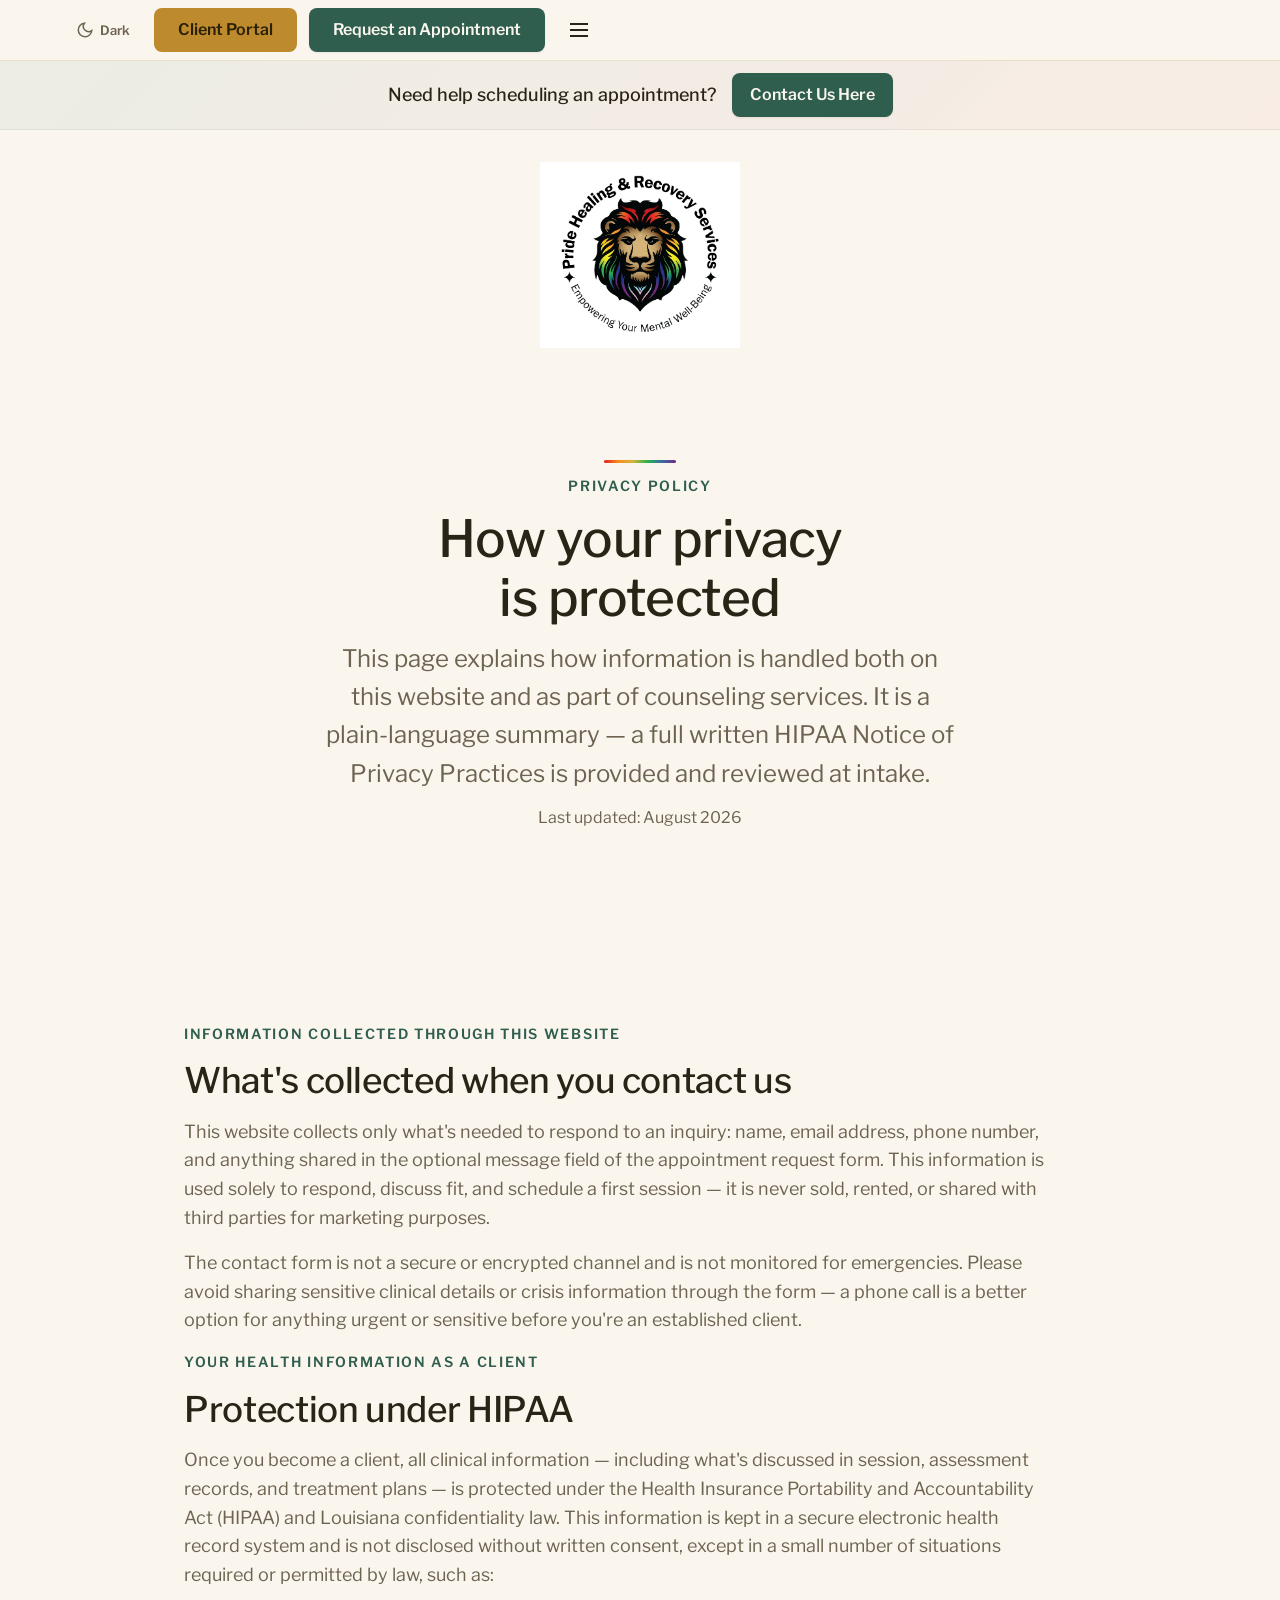
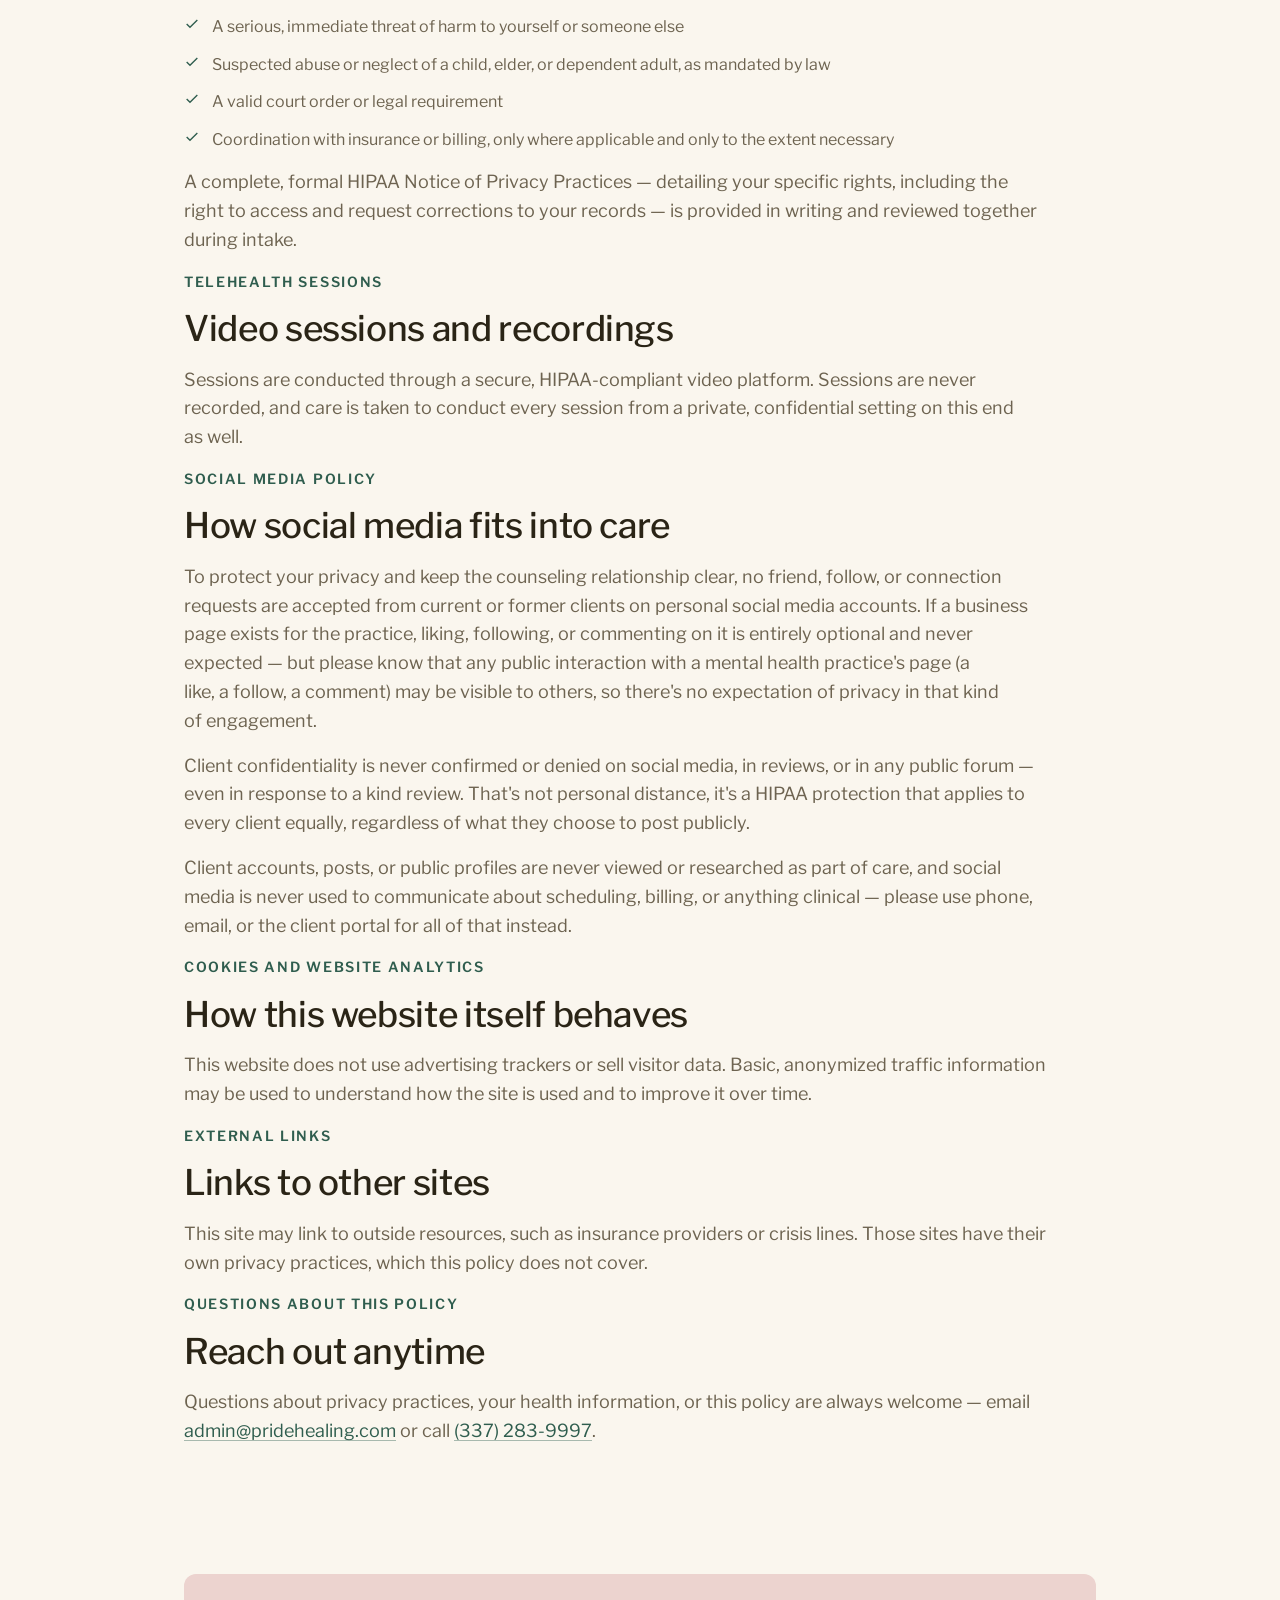
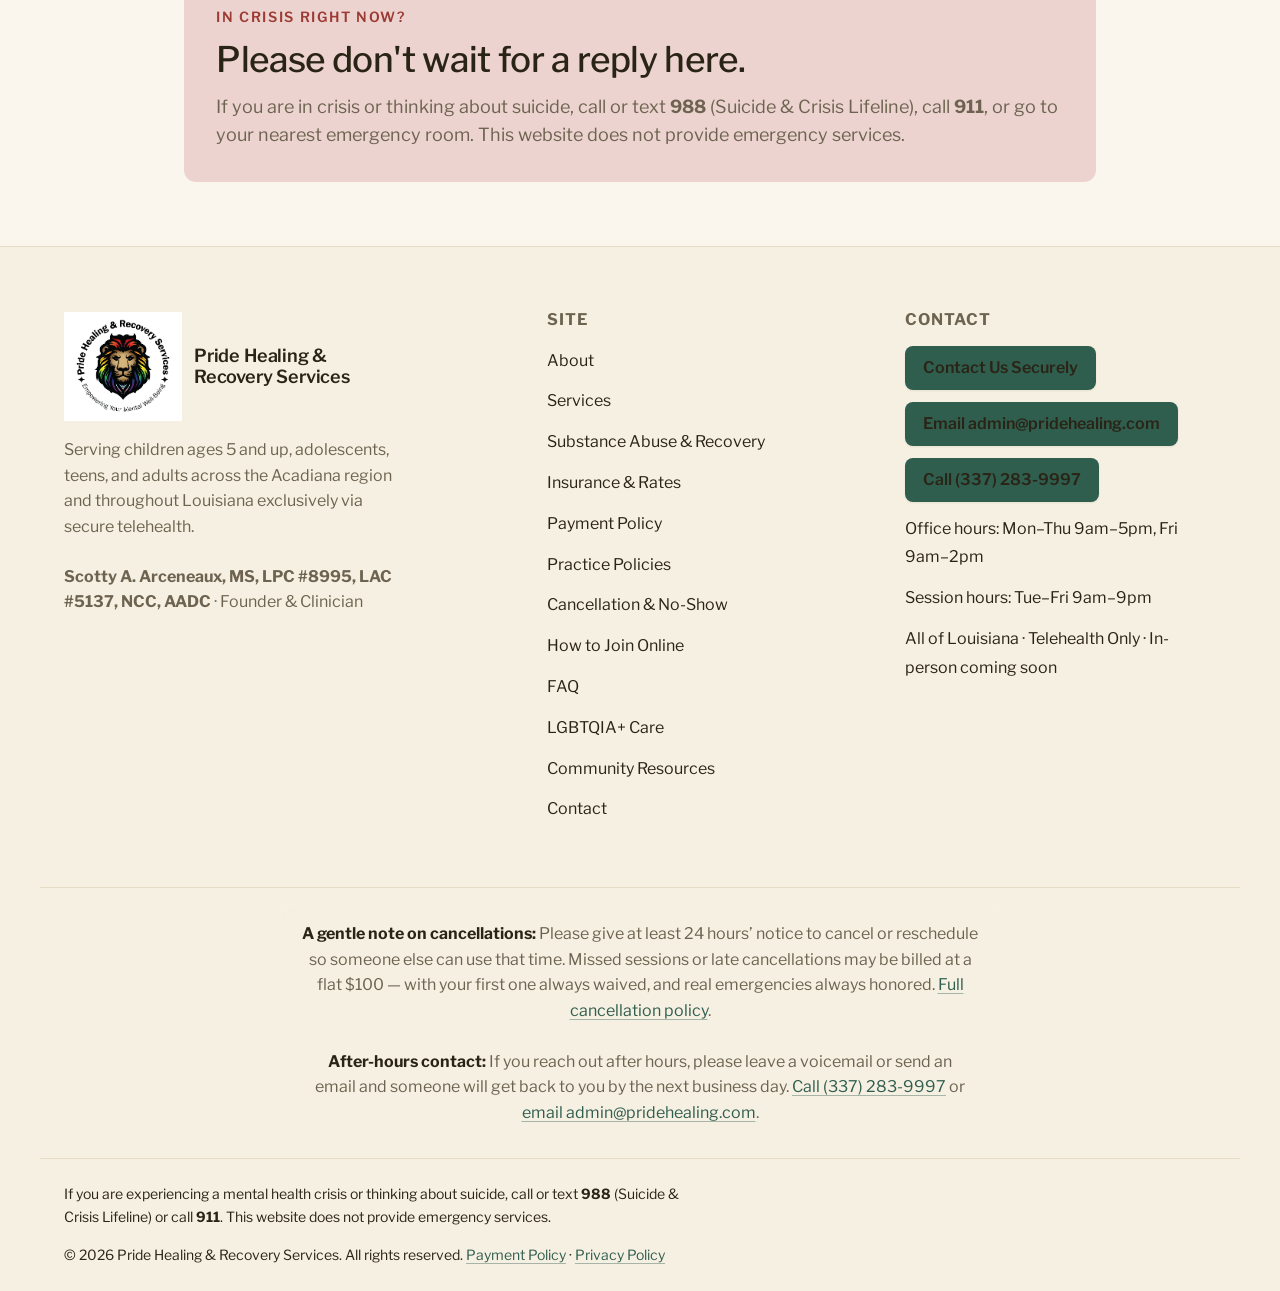
<file: privacy-policy.html>
<!DOCTYPE html>
<html lang="en">
<head>
<meta charset="UTF-8" />
<meta name="viewport" content="width=device-width, initial-scale=1.0" />
<title>Privacy Policy | Pride Healing & Recovery Services</title>
<meta name="description" content="How Pride Healing & Recovery Services protects your privacy, both on this website and under HIPAA as a mental health and addiction counseling practice." />
<link rel="icon" type="image/png" sizes="32x32" href="./assets/favicon-32.png" />
<link rel="apple-touch-icon" href="./assets/favicon-180.png" />
<link rel="preconnect" href="https://fonts.googleapis.com" />
<link rel="preconnect" href="https://fonts.gstatic.com" crossorigin />
<link href="https://fonts.googleapis.com/css2?family=Libre+Franklin:wght@300;400;500;600;700;800&display=swap" rel="stylesheet" />
<link href="https://api.fontshare.com/v2/css?f[]=zodiak@400,500,600&display=swap" rel="stylesheet" />
<link rel="stylesheet" href="./base.css" />
<link rel="stylesheet" href="./style.css" />
</head>
<body>
<a href="#main" class="skip-link">Skip to content</a>

<header class="header" data-header>
  <div class="container header__inner">
    <a href="./index.html" class="brand brand--home" aria-label="Pride Healing and Recovery Services home">
      <span class="visually-hidden">Home</span>
    </a>
    <nav class="nav" aria-label="Primary">
      <ul class="nav__list" role="list">
        <li><a class="nav__link" href="./index.html">Home</a></li>
        <li><a class="nav__link" href="./about.html">About</a></li>
        <li><a class="nav__link" href="./services.html">Services</a></li>
        <li><a class="nav__link" href="./substance-abuse.html">Substance Abuse &amp; Recovery</a></li>
        <li><a class="nav__link" href="./insurance.html">Insurance &amp; Rates</a></li>
        <li><a class="nav__link" href="./faq.html">FAQ</a></li>
        <li><a class="nav__link" href="./lgbtqia.html">LGBTQIA+</a></li>
        <li><a class="nav__link" href="./resources.html">Resources</a></li>
        <li class="nav__item--menu">
          <button class="nav__link nav__link--menu" type="button" aria-expanded="false" aria-haspopup="true" data-nav-menu>Policies<svg class="nav__caret" width="10" height="6" viewBox="0 0 10 6" fill="none" stroke="currentColor" stroke-width="1.6" aria-hidden="true"><path d="M1 1l4 4 4-4"/></svg></button>
          <ul class="nav__submenu" role="list">
            <li><a href="./join-telehealth.html">How to Join Online</a></li>
            <li><a href="./practice-policies.html">Practice Policies</a></li>
            <li><a href="./cancellation-policy.html">Cancellation &amp; No-Show</a></li>
            <li><a href="./payment-policy.html">Payment Policy</a></li>
            <li><a href="./privacy-policy.html">Privacy Policy</a></li>
          </ul>
        </li>
        <li><a class="nav__link" href="./contact.html">Contact</a></li>
      </ul>
      <div class="nav__actions">
        <button class="theme-toggle" data-theme-toggle type="button" aria-label="Toggle dark mode" title="Switch between light and dark colors"><span class="theme-toggle__icon" aria-hidden="true"></span><span class="theme-toggle__text">Dark</span></button>
        <a class="btn btn--gold" href="https://pridehealing.clientsecure.me" target="_blank" rel="noopener noreferrer">Client Portal</a>
        <a class="btn btn--primary" href="https://pridehealing.clientsecure.me/request" target="_blank" rel="noopener noreferrer">Request an Appointment</a>
        <button class="nav-toggle" data-nav-open type="button" aria-label="Open menu" aria-expanded="false">
          <svg width="24" height="24" viewBox="0 0 24 24" fill="none" stroke="currentColor" stroke-width="2"><path d="M3 6h18M3 12h18M3 18h18"/></svg>
        </button>
      </div>
    </nav>
  </div>
</header>

<div class="scheduling-cta" role="region" aria-label="Scheduling help">
  <div class="container scheduling-cta__inner">
    <p class="scheduling-cta__text">Need help scheduling an appointment?</p>
    <a class="btn btn--primary btn--sm scheduling-cta__btn" href="./contact.html">Contact Us Here</a>
  </div>
</div>

<div class="mobile-nav" data-mobile-nav>
  <div class="mobile-nav__top">
    <span class="brand__name">Menu</span>
    <button data-nav-close type="button" aria-label="Close menu">
      <svg width="24" height="24" viewBox="0 0 24 24" fill="none" stroke="currentColor" stroke-width="2"><path d="M18 6 6 18M6 6l12 12"/></svg>
    </button>
  </div>
  <ul class="mobile-nav__list" role="list">
    <li><a href="./index.html">Home</a></li>
    <li><a href="./about.html">About</a></li>
    <li><a href="./services.html">Services</a></li>
    <li><a href="./substance-abuse.html">Substance Abuse &amp; Recovery</a></li>
    <li><a href="./insurance.html">Insurance &amp; Rates</a></li>
    <li><a href="./faq.html">FAQ</a></li>
    <li><a href="./lgbtqia.html">LGBTQIA+</a></li>
    <li><a href="./resources.html">Resources</a></li>
    <li><a href="./contact.html">Contact</a></li>
    <li class="mobile-nav__group"><span class="mobile-nav__grouplabel">Policies</span></li>
    <li><a href="./join-telehealth.html">How to Join Online</a></li>
    <li><a href="./practice-policies.html">Practice Policies</a></li>
    <li><a href="./cancellation-policy.html">Cancellation &amp; No-Show</a></li>
    <li><a href="./payment-policy.html">Payment Policy</a></li>
    <li><a href="./privacy-policy.html">Privacy Policy</a></li>
  </ul>
  <div class="mobile-nav__actions">
    <a class="btn btn--gold btn--full" href="https://pridehealing.clientsecure.me" target="_blank" rel="noopener noreferrer">Client Portal</a>
    <a class="btn btn--primary btn--full" href="https://pridehealing.clientsecure.me/request" target="_blank" rel="noopener noreferrer">Request an Appointment</a>
  </div>
</div>


<div class="site-logo">
  <a href="./index.html" class="site-logo__link" aria-label="Pride Healing and Recovery Services home">
    <img src="./assets/logo-badge.png" alt="Pride Healing &amp; Recovery Services emblem" width="613" height="569" loading="eager" />
  </a>
</div>

<main id="main">

  <section class="section--hero">
    <div class="container container--narrow">
      <div class="section-head" data-reveal>
        <span class="pride-rule" aria-hidden="true"></span>
        <p class="eyebrow">Privacy Policy</p>
        <h1>How your privacy is protected</h1>
        <p class="lede">This page explains how information is handled both on this website and as part of counseling services. It is a plain-language summary — a full written HIPAA Notice of Privacy Practices is provided and reviewed at intake.</p>
        <p class="muted" style="font-size:var(--text-sm);">Last updated: August 2026</p>
      </div>
    </div>
  </section>

  <section class="section--tight">
    <div class="container container--narrow">
      <div class="split" data-reveal style="grid-template-columns: 1fr;">
        <div class="split__content" style="max-width:none;">

          <p class="eyebrow">Information Collected Through This Website</p>
          <h2>What's collected when you contact us</h2>
          <p class="muted">This website collects only what's needed to respond to an inquiry: name, email address, phone number, and anything shared in the optional message field of the appointment request form. This information is used solely to respond, discuss fit, and schedule a first session — it is never sold, rented, or shared with third parties for marketing purposes.</p>
          <p class="muted">The contact form is not a secure or encrypted channel and is not monitored for emergencies. Please avoid sharing sensitive clinical details or crisis information through the form — a phone call is a better option for anything urgent or sensitive before you're an established client.</p>

          <p class="eyebrow">Your Health Information as a Client</p>
          <h2>Protection under HIPAA</h2>
          <p class="muted">Once you become a client, all clinical information — including what's discussed in session, assessment records, and treatment plans — is protected under the Health Insurance Portability and Accountability Act (HIPAA) and Louisiana confidentiality law. This information is kept in a secure electronic health record system and is not disclosed without written consent, except in a small number of situations required or permitted by law, such as:</p>
          <ul role="list">
            <li><svg class="icon" viewBox="0 0 24 24" fill="none" stroke="currentColor" stroke-width="2"><path d="M20 6 9 17l-5-5"/></svg>A serious, immediate threat of harm to yourself or someone else</li>
            <li><svg class="icon" viewBox="0 0 24 24" fill="none" stroke="currentColor" stroke-width="2"><path d="M20 6 9 17l-5-5"/></svg>Suspected abuse or neglect of a child, elder, or dependent adult, as mandated by law</li>
            <li><svg class="icon" viewBox="0 0 24 24" fill="none" stroke="currentColor" stroke-width="2"><path d="M20 6 9 17l-5-5"/></svg>A valid court order or legal requirement</li>
            <li><svg class="icon" viewBox="0 0 24 24" fill="none" stroke="currentColor" stroke-width="2"><path d="M20 6 9 17l-5-5"/></svg>Coordination with insurance or billing, only where applicable and only to the extent necessary</li>
          </ul>
          <p class="muted">A complete, formal HIPAA Notice of Privacy Practices — detailing your specific rights, including the right to access and request corrections to your records — is provided in writing and reviewed together during intake.</p>

          <p class="eyebrow">Telehealth Sessions</p>
          <h2>Video sessions and recordings</h2>
          <p class="muted">Sessions are conducted through a secure, HIPAA-compliant video platform. Sessions are never recorded, and care is taken to conduct every session from a private, confidential setting on this end as well.</p>

          <p class="eyebrow">Social Media Policy</p>
          <h2>How social media fits into care</h2>
          <p class="muted">To protect your privacy and keep the counseling relationship clear, no friend, follow, or connection requests are accepted from current or former clients on personal social media accounts. If a business page exists for the practice, liking, following, or commenting on it is entirely optional and never expected — but please know that any public interaction with a mental health practice's page (a like, a follow, a comment) may be visible to others, so there's no expectation of privacy in that kind of engagement.</p>
          <p class="muted">Client confidentiality is never confirmed or denied on social media, in reviews, or in any public forum — even in response to a kind review. That's not personal distance, it's a HIPAA protection that applies to every client equally, regardless of what they choose to post publicly.</p>
          <p class="muted">Client accounts, posts, or public profiles are never viewed or researched as part of care, and social media is never used to communicate about scheduling, billing, or anything clinical — please use phone, email, or the client portal for all of that instead.</p>

          <p class="eyebrow">Cookies and Website Analytics</p>
          <h2>How this website itself behaves</h2>
          <p class="muted">This website does not use advertising trackers or sell visitor data. Basic, anonymized traffic information may be used to understand how the site is used and to improve it over time.</p>

          <p class="eyebrow">External Links</p>
          <h2>Links to other sites</h2>
          <p class="muted">This site may link to outside resources, such as insurance providers or crisis lines. Those sites have their own privacy practices, which this policy does not cover.</p>

          <p class="eyebrow">Questions About This Policy</p>
          <h2>Reach out anytime</h2>
          <p class="muted">Questions about privacy practices, your health information, or this policy are always welcome — email <a class="underline-link" href="mailto:admin@pridehealing.com">admin@pridehealing.com</a> or call <a class="underline-link" href="tel:+13372839997">(337) 283-9997</a>.</p>

        </div>
      </div>
    </div>
  </section>

  <section class="section--tight">
    <div class="container container--narrow">
      <div class="callout callout--crisis" data-reveal>
        <p class="eyebrow">In Crisis Right Now?</p>
        <h2>Please don't wait for a reply here.</h2>
        <p class="muted">If you are in crisis or thinking about suicide, call or text <strong>988</strong> (Suicide &amp; Crisis Lifeline), call <strong>911</strong>, or go to your nearest emergency room. This website does not provide emergency services.</p>
      </div>
    </div>
  </section>

</main>

<footer class="footer">
  <div class="container footer__top">
    <div class="footer__brand">
      <a href="./index.html" class="brand brand--badge">
        <span class="brand__mark brand__mark--badge"><img src="./assets/logo-badge.png" alt="Pride Healing &amp; Recovery Services emblem" width="613" height="569" /></span>
        <span class="brand__wordmark">Pride Healing &amp;<br />Recovery Services</span>
      </a>
      <p class="muted" style="font-size:var(--text-sm);">Serving children ages 5 and up, adolescents, teens, and adults across the Acadiana region and throughout Louisiana exclusively via secure telehealth.</p>
      <p class="muted" style="font-size:var(--text-sm); margin-top:var(--space-2);"><strong>Scotty A. Arceneaux, MS, LPC #8995, LAC #5137, NCC, AADC</strong> &middot; Founder &amp; Clinician</p>
    </div>
    <div class="footer__col">
      <h4>Site</h4>
      <ul role="list">
        <li><a href="./about.html">About</a></li>
        <li><a href="./services.html">Services</a></li>
        <li><a href="./substance-abuse.html">Substance Abuse &amp; Recovery</a></li>
    <li><a href="./insurance.html">Insurance &amp; Rates</a></li>
        <li><a href="./payment-policy.html">Payment Policy</a></li>
        <li><a href="./practice-policies.html">Practice Policies</a></li>
        <li><a href="./cancellation-policy.html">Cancellation &amp; No-Show</a></li>
        <li><a href="./join-telehealth.html">How to Join Online</a></li>
        <li><a href="./faq.html">FAQ</a></li>
        <li><a href="./lgbtqia.html">LGBTQIA+ Care</a></li>
        <li><a href="./resources.html">Community Resources</a></li>
        <li><a href="./contact.html">Contact</a></li>
      </ul>
    </div>
    <div class="footer__col">
      <h4>Contact</h4>
      <ul role="list">
        <li><a class="btn btn--primary btn--sm" href="https://pridehealing.clientsecure.me/contact-widget" target="_blank" rel="noopener noreferrer">Contact Us Securely</a></li>
        <li><a class="btn btn--primary btn--sm" href="mailto:admin@pridehealing.com">Email admin@pridehealing.com</a></li>
        <li><a class="btn btn--primary btn--sm" href="tel:+13372839997">Call (337) 283-9997</a></li>
        <li><span class="muted" style="font-size:var(--text-sm);">Office hours: Mon&ndash;Thu 9am&ndash;5pm, Fri 9am&ndash;2pm</span></li>
        <li><span class="muted" style="font-size:var(--text-sm);">Session hours: Tue&ndash;Fri 9am&ndash;9pm</span></li>
        <li><span class="muted" style="font-size:var(--text-sm);">All of Louisiana &middot; Telehealth Only &middot; In-person coming soon</span></li>
      </ul>
    </div>
  </div>
  <div class="container footer__bottom footer__bottom--practice-info">
    <div class="footer__practice-info">
      <p class="footer__practice-info-item"><strong>A gentle note on cancellations:</strong> Please give at least 24 hours’ notice to cancel or reschedule so someone else can use that time. Missed sessions or late cancellations may be billed at a flat $100 — with your first one always waived, and real emergencies always honored. <a class="underline-link" href="./cancellation-policy.html">Full cancellation policy</a>.</p>
      <p class="footer__practice-info-item"><strong>After-hours contact:</strong> If you reach out after hours, please leave a voicemail or send an email and someone will get back to you by the next business day. <a class="underline-link" href="tel:+13372839997">Call (337) 283-9997</a> or <a class="underline-link" href="mailto:admin@pridehealing.com">email admin@pridehealing.com</a>.</p>
    </div>
  </div>
  <div class="container footer__bottom">
    <p class="footer__legal">If you are experiencing a mental health crisis or thinking about suicide, call or text <strong>988</strong> (Suicide &amp; Crisis Lifeline) or call <strong>911</strong>. This website does not provide emergency services.</p>
    <p>&copy; 2026 Pride Healing &amp; Recovery Services. All rights reserved. <a class="underline-link" href="./payment-policy.html">Payment Policy</a> &middot; <a class="underline-link" href="./privacy-policy.html" aria-current="page">Privacy Policy</a></p>
  </div>
</footer>
<script src="./app.js" defer></script>
<script data-pplx-inline-edit>
(function () {
  if (window === window.top) return;

  const allowedParentOrigins = ["https://www.perplexity.ai","https://perplexity.ai","https://testing.perplexity.ai","https://staging.perplexity.ai","https://*.preview.i.perplexity.ai","http://perplexity.localhost","http://localhost:1420","http://127.0.0.1:1420","http://localhost:3000","http://127.0.0.1:3000","http://localhost:5173","http://127.0.0.1:5173"];
  const MAX_FONT_BYTES = 500 * 1024;
  const MAX_TOTAL_FONT_BYTES = 2 * 1024 * 1024;
  let scrollForwarding = false;
  let scrollRaf = 0;
  let trustedTopOrigin = null;

  // Allow entries like "https://*.preview.i.perplexity.ai" — the wildcard
  // matches a single DNS label (no dots), so "https://*.foo" cannot stretch
  // across multiple labels.
  function matchesAllowedOrigin(origin) {
    if (!origin) return false;
    for (const entry of allowedParentOrigins) {
      if (!entry.includes("*")) {
        if (entry === origin) return true;
        continue;
      }
      const pattern = new RegExp(
        "^" +
          entry.replace(/[.+?^${}()|[\]\\]/g, "\\$&").replace(/\*/g, "[^.]+") +
          "$",
      );
      if (pattern.test(origin)) return true;
    }
    return false;
  }

  // Trust decision: when the sender is same-origin-visible (event.origin is a
  // real origin like https://www.perplexity.ai) we trust event.origin directly.
  // When event.origin is "null" (opaque broker srcdoc), we fall back to the
  // broker's stamped `parentOrigin` to identify the top window. The fallback
  // is claim-only — we rely on the browser's native `targetOrigin` enforcement
  // on the response path (see postToTrustedTop) to ensure replies can't be
  // delivered to anyone but the actual top window of that claimed origin.
  function getTrustedParentOrigin(event) {
    const forwardedParentOrigin =
      typeof event.data.parentOrigin === "string" ? event.data.parentOrigin : null;
    const parentOrigin = event.origin === "null" ? forwardedParentOrigin : event.origin;
    return matchesAllowedOrigin(parentOrigin) ? parentOrigin : null;
  }

  // All responses go to window.top with targetOrigin = the allowlisted origin.
  // An attacker that iframes us inside their own null-origin broker can claim
  // any parentOrigin they like, but the browser will drop the reply whenever
  // the real top's origin doesn't match — so the screenshot never leaves.
  function postToTrustedTop(message) {
    if (!trustedTopOrigin) return;
    try {
      window.top.postMessage(message, trustedTopOrigin);
    } catch (_error) {}
  }

  function inlineAll(original, clone) {
    if (original.nodeType !== 1 || clone.nodeType !== 1) return;

    try {
      const computedStyle = getComputedStyle(original);
      // cssText on a computed style is the serialized declaration in modern
      // Chromium/Safari — a single read beats enumerating ~400 longhand
      // properties. Firefox returns "" here, so we fall back on empty.
      const serialized = computedStyle.cssText;
      if (serialized) {
        clone.style.cssText = serialized;
      } else {
        const parts = new Array(computedStyle.length);
        for (let index = 0; index < computedStyle.length; index += 1) {
          const property = computedStyle[index];
          parts[index] = `${property}:${computedStyle.getPropertyValue(property)};`;
        }
        clone.style.cssText = parts.join("");
      }
    } catch (_error) {}

    const originalChildren = original.children;
    const clonedChildren = clone.children;
    for (
      let index = 0;
      index < originalChildren.length && index < clonedChildren.length;
      index += 1
    ) {
      inlineAll(originalChildren[index], clonedChildren[index]);
    }
  }

  function extractFontUrl(srcValue) {
    const matches = [
      ...srcValue.matchAll(
        /url\(["']?([^"')]+)["']?\)(?:\s*format\(["']?([^"')]+)["']?\))?/gi,
      ),
    ];
    if (matches.length === 0) return null;
    const woff2 = matches.find((m) => m[2] && m[2].toLowerCase().includes("woff2"));
    if (woff2) return woff2[1];
    const woff = matches.find((m) => m[2] && m[2].toLowerCase().includes("woff"));
    if (woff) return woff[1];
    return matches[0][1];
  }

  // Cache resolved font URL -> data URI across captures. Fonts on a page
  // essentially never change, and a batch run emits multiple captures back to
  // back — without this we'd refetch + re-base64 every time.
  const fontDataUriCache = new Map();
  const SRC_DECLARATION_RE = /src\s*:\s*[^;}]+/i;

  async function fetchAsDataUri(url) {
    if (fontDataUriCache.has(url)) return fontDataUriCache.get(url);
    let dataUri = null;
    try {
      const response = await fetch(url, { mode: "cors", credentials: "omit" });
      if (response.ok) {
        const blob = await response.blob();
        if (blob.size <= MAX_FONT_BYTES) {
          dataUri = await new Promise((resolve) => {
            const reader = new FileReader();
            reader.onloadend = () =>
              resolve(typeof reader.result === "string" ? reader.result : null);
            reader.onerror = () => resolve(null);
            reader.readAsDataURL(blob);
          });
        }
      }
    } catch (_error) {
      dataUri = null;
    }
    fontDataUriCache.set(url, dataUri);
    return dataUri;
  }

  function collectFontFaceRuleTexts() {
    const rules = [];
    for (const sheet of document.styleSheets) {
      let cssRules;
      try {
        cssRules = sheet.cssRules;
      } catch (_error) {
        continue;
      }
      if (!cssRules) continue;
      for (const rule of cssRules) {
        const cssText = rule.cssText || "";
        if (cssText.startsWith("@font-face")) rules.push(cssText);
      }
    }
    return rules;
  }

  async function buildInlinedFontCss() {
    const ruleTexts = collectFontFaceRuleTexts();
    if (ruleTexts.length === 0) return null;

    const resolved = ruleTexts.map((cssText) => {
      if (!SRC_DECLARATION_RE.test(cssText)) return null;
      const srcMatch = cssText.match(/src\s*:\s*([^;}]+)[;}]/i);
      if (!srcMatch) return null;
      const url = extractFontUrl(srcMatch[1]);
      if (!url) return null;
      try {
        return { cssText, url: new URL(url, document.baseURI).href };
      } catch (_error) {
        return null;
      }
    });

    const dataUris = await Promise.all(
      resolved.map((entry) => (entry ? fetchAsDataUri(entry.url) : Promise.resolve(null))),
    );

    const inlined = [];
    let totalBytes = 0;
    for (let index = 0; index < resolved.length; index += 1) {
      const entry = resolved[index];
      const dataUri = dataUris[index];
      if (!entry || !dataUri) continue;
      const approxBytes = dataUri.length * 0.75;
      if (totalBytes + approxBytes > MAX_TOTAL_FONT_BYTES) break;
      totalBytes += approxBytes;
      inlined.push(entry.cssText.replace(SRC_DECLARATION_RE, `src: url("${dataUri}")`));
    }
    return inlined.length > 0 ? inlined.join("\n") : null;
  }

  function stripExternal(clone) {
    const images = clone.querySelectorAll("img");
    for (let index = 0; index < images.length; index += 1) {
      const src = images[index].getAttribute("src");
      if (src && !src.startsWith("data:")) images[index].removeAttribute("src");
    }

    const elements = clone.querySelectorAll("*");
    for (let index = 0; index < elements.length; index += 1) {
      const style = elements[index].style.cssText;
      if (style && style.includes("url(")) {
        elements[index].style.cssText = style.replace(
          /url\(["']?(?!data:)[^)"']*["']?\)/gi,
          "none",
        );
      }
    }
  }

  function emitScroll() {
    scrollRaf = 0;
    if (!scrollForwarding) return;
    postToTrustedTop({
      type: "INLINE_EDIT_SCROLL",
      scrollX: window.scrollX,
      scrollY: window.scrollY,
    });
  }

  window.addEventListener(
    "scroll",
    function () {
      if (!scrollForwarding || scrollRaf) return;
      scrollRaf = requestAnimationFrame(emitScroll);
    },
    { passive: true, capture: true },
  );

  async function handleCaptureRequest(event) {
    const requestId = event.data.requestId;
    const scrollX = window.scrollX;
    const scrollY = window.scrollY;
    const width = window.innerWidth;
    const height = window.innerHeight;

    function postResult(dataUrl) {
      postToTrustedTop({
        type: "INLINE_EDIT_SCREENSHOT_RESULT",
        requestId,
        dataUrl,
        scrollX,
        scrollY,
      });
    }

    try {
      // Wait for any pending web fonts to resolve so both inline metrics and
      // the @font-face inlining below see the same loaded faces.
      if (document.fonts && document.fonts.ready) {
        try {
          await document.fonts.ready;
        } catch (_error) {}
      }

      const clone = document.documentElement.cloneNode(true);
      inlineAll(document.documentElement, clone);

      const removedNodes = clone.querySelectorAll("script,link[rel=\"stylesheet\"],style");
      for (let index = 0; index < removedNodes.length; index += 1) {
        removedNodes[index].remove();
      }

      stripExternal(clone);

      // Re-embed web fonts as data-URI @font-face rules so the SVG rasterizer
      // can resolve them — external font URLs aren't fetched during
      // foreignObject rendering, which would otherwise force a fallback face
      // and change text metrics.
      const inlinedFontCss = await buildInlinedFontCss();
      if (inlinedFontCss) {
        const styleEl = document.createElement("style");
        styleEl.textContent = inlinedFontCss;
        const head = clone.querySelector("head");
        if (head) head.appendChild(styleEl);
        else clone.insertBefore(styleEl, clone.firstChild);
      }

      const html = new XMLSerializer().serializeToString(clone);
      const svg =
        `<svg xmlns="http://www.w3.org/2000/svg" width="${width}" height="${height}">` +
        '<foreignObject width="100%" height="100%">' +
        `<div xmlns="http://www.w3.org/1999/xhtml" style="width:${width}px;height:${height}px;overflow:hidden">` +
        `<div style="position:relative;left:-${scrollX}px;top:-${scrollY}px">` +
        html +
        "</div></div></foreignObject></svg>";
      const svgUrl = `data:image/svg+xml;charset=utf-8,${encodeURIComponent(svg)}`;
      const image = new Image();
      image.onload = function () {
        const canvas = document.createElement("canvas");
        canvas.width = width;
        canvas.height = height;
        canvas.getContext("2d").drawImage(image, 0, 0);
        postResult(canvas.toDataURL("image/png"));
      };
      image.onerror = function () {
        postResult(null);
      };
      image.src = svgUrl;
    } catch (_error) {
      postResult(null);
    }
  }

  window.addEventListener("message", function (event) {
    if (!event.data) return;
    // Only accept messages from the direct parent frame. Blocks sibling /
    // unrelated-window postMessage senders that could otherwise reach us.
    if (event.source !== window.parent) return;

    const trustedParentOrigin = getTrustedParentOrigin(event);
    if (!trustedParentOrigin) return;
    trustedTopOrigin = trustedParentOrigin;

    if (event.data.type === "INLINE_EDIT_SCROLL_START") {
      scrollForwarding = true;
      emitScroll();
      return;
    }

    if (event.data.type === "INLINE_EDIT_SCROLL_STOP") {
      scrollForwarding = false;
      if (scrollRaf) cancelAnimationFrame(scrollRaf);
      scrollRaf = 0;
      return;
    }

    if (event.data.type !== "INLINE_EDIT_CAPTURE_REQUEST") return;

    handleCaptureRequest(event);
  });
})();


</script></body>
</html>
</file>
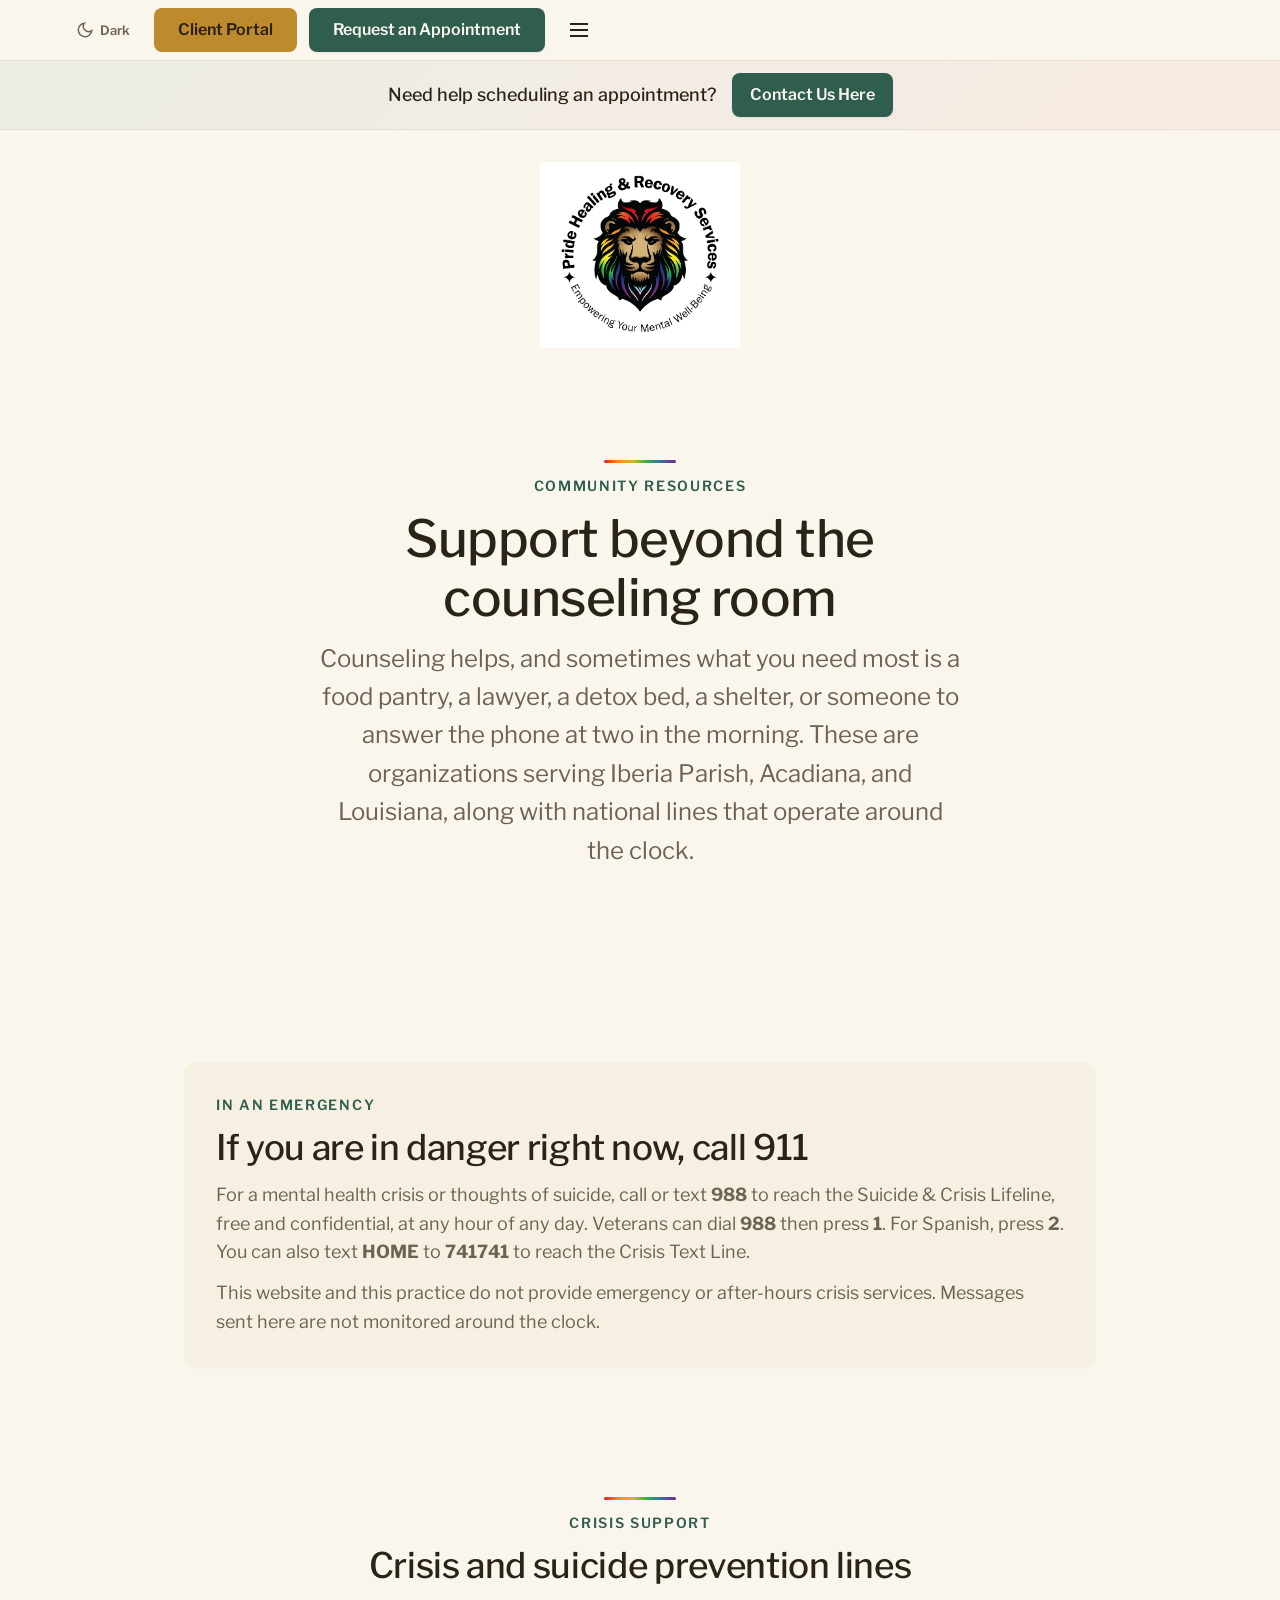
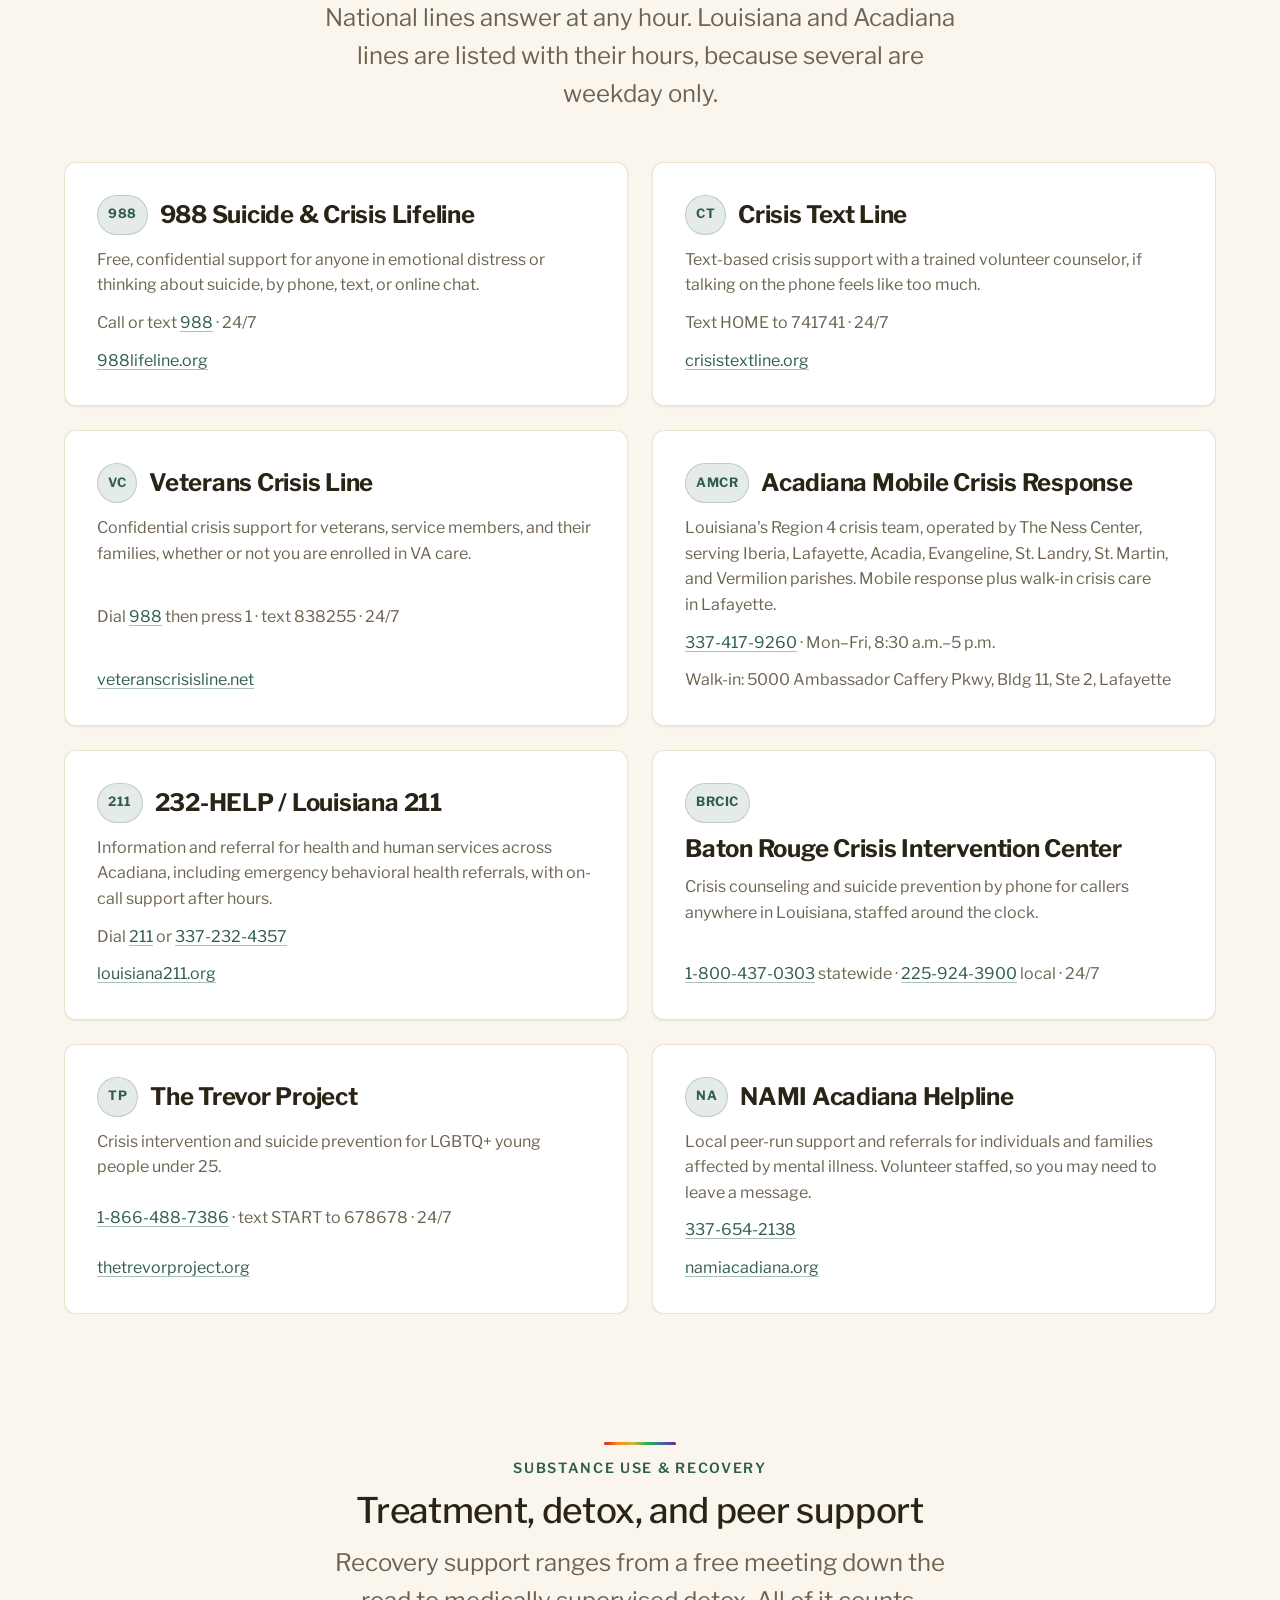
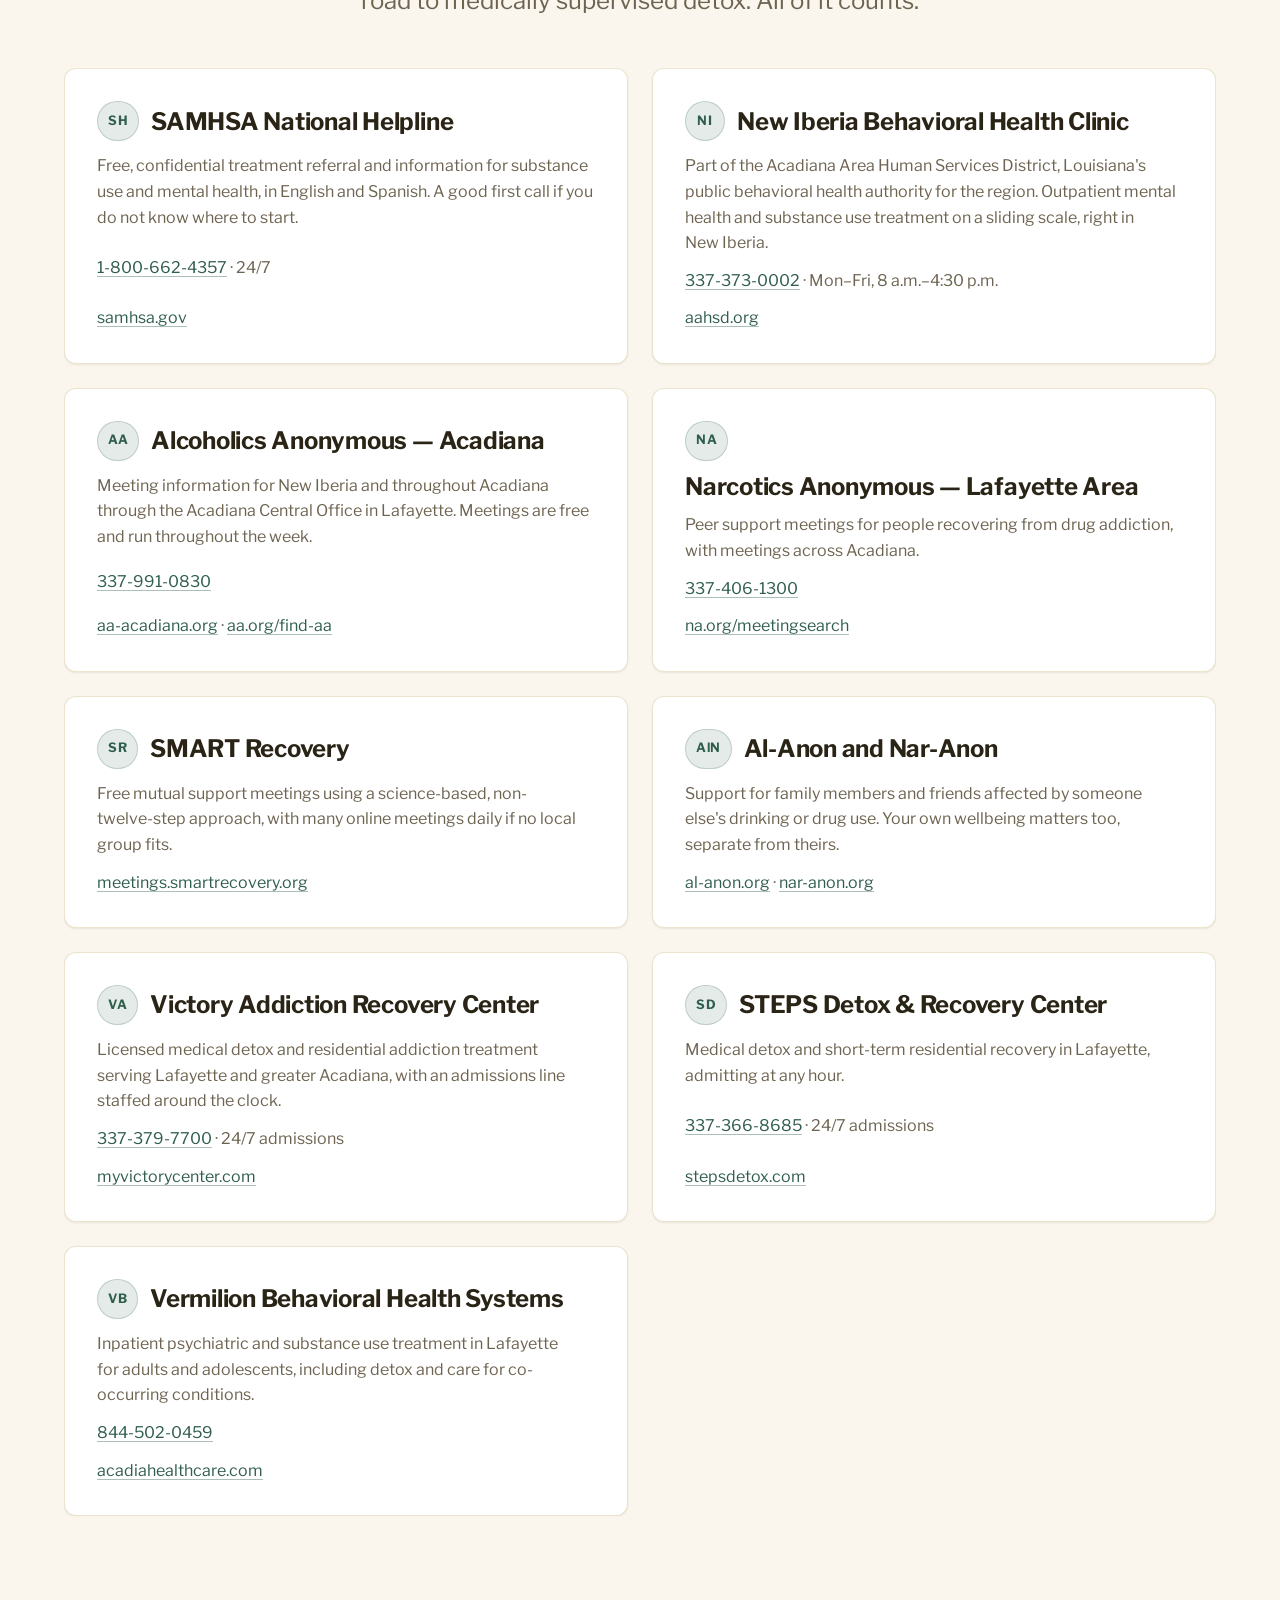
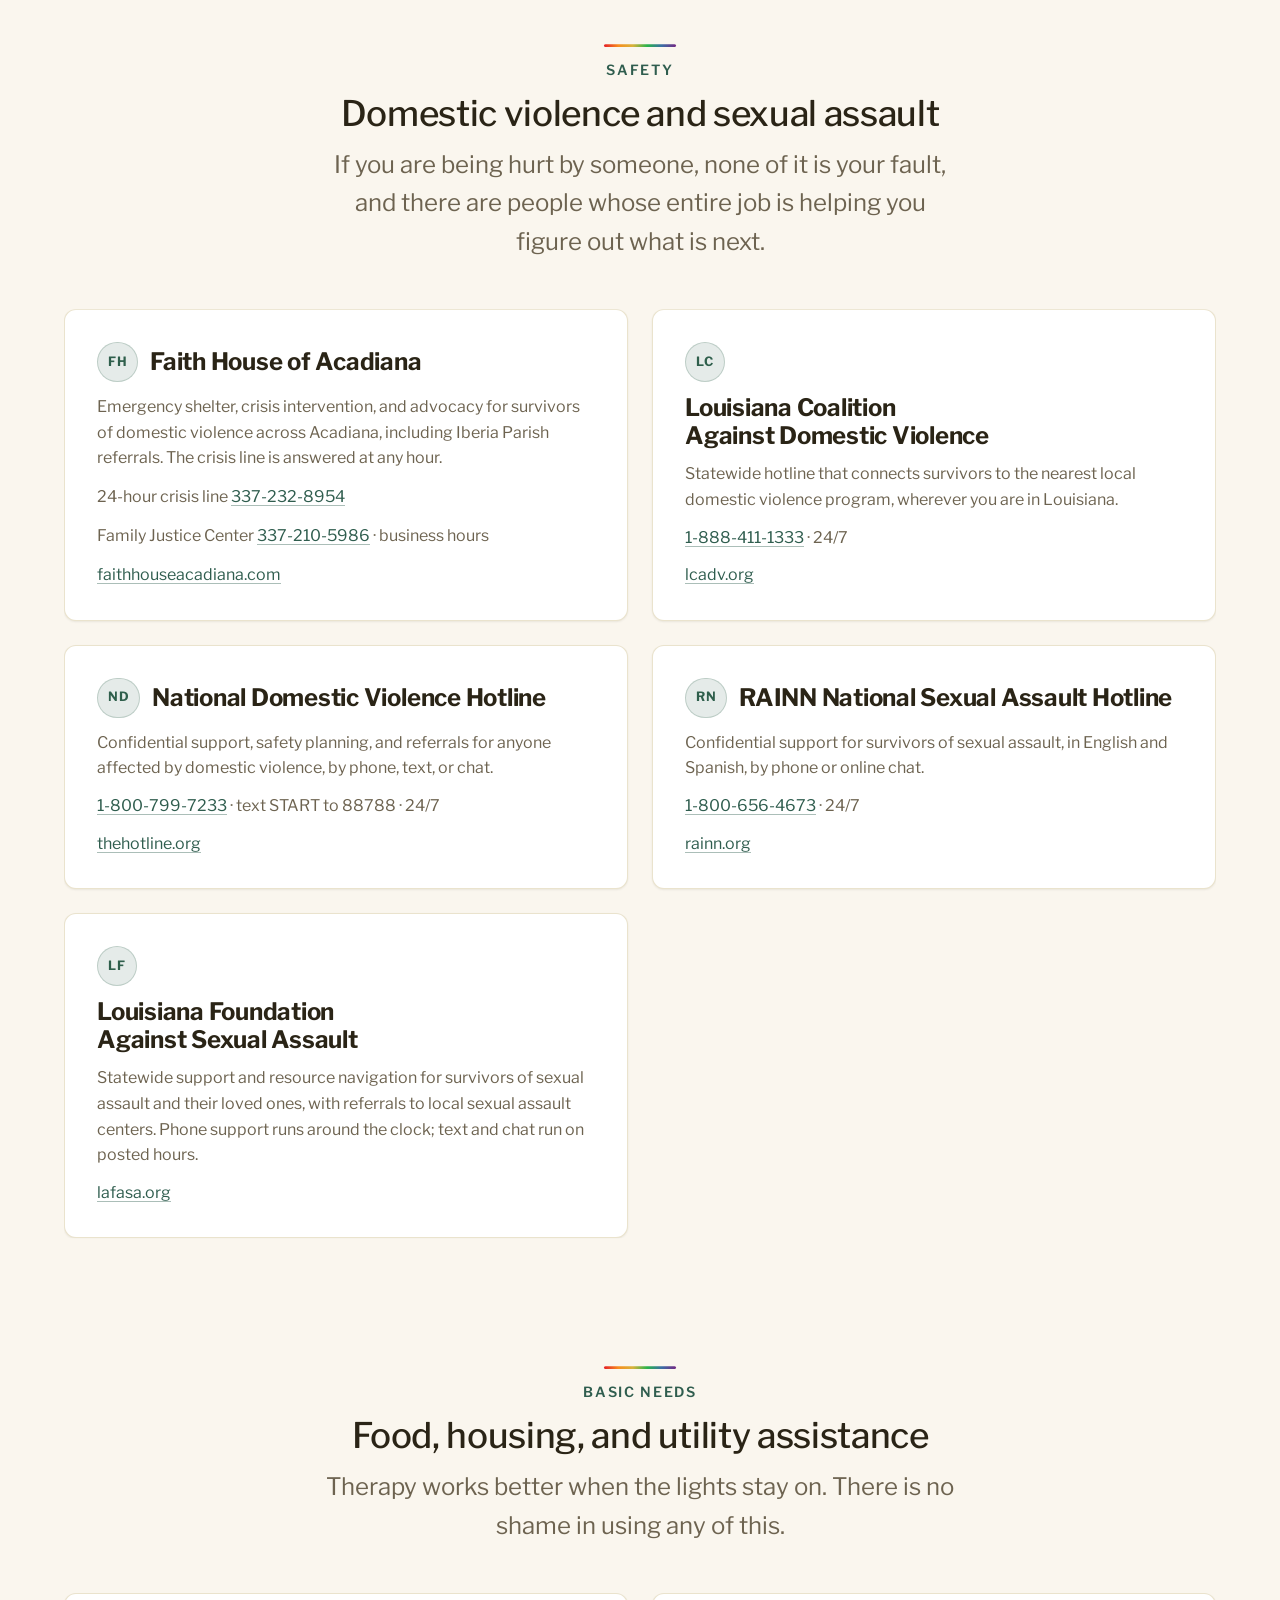
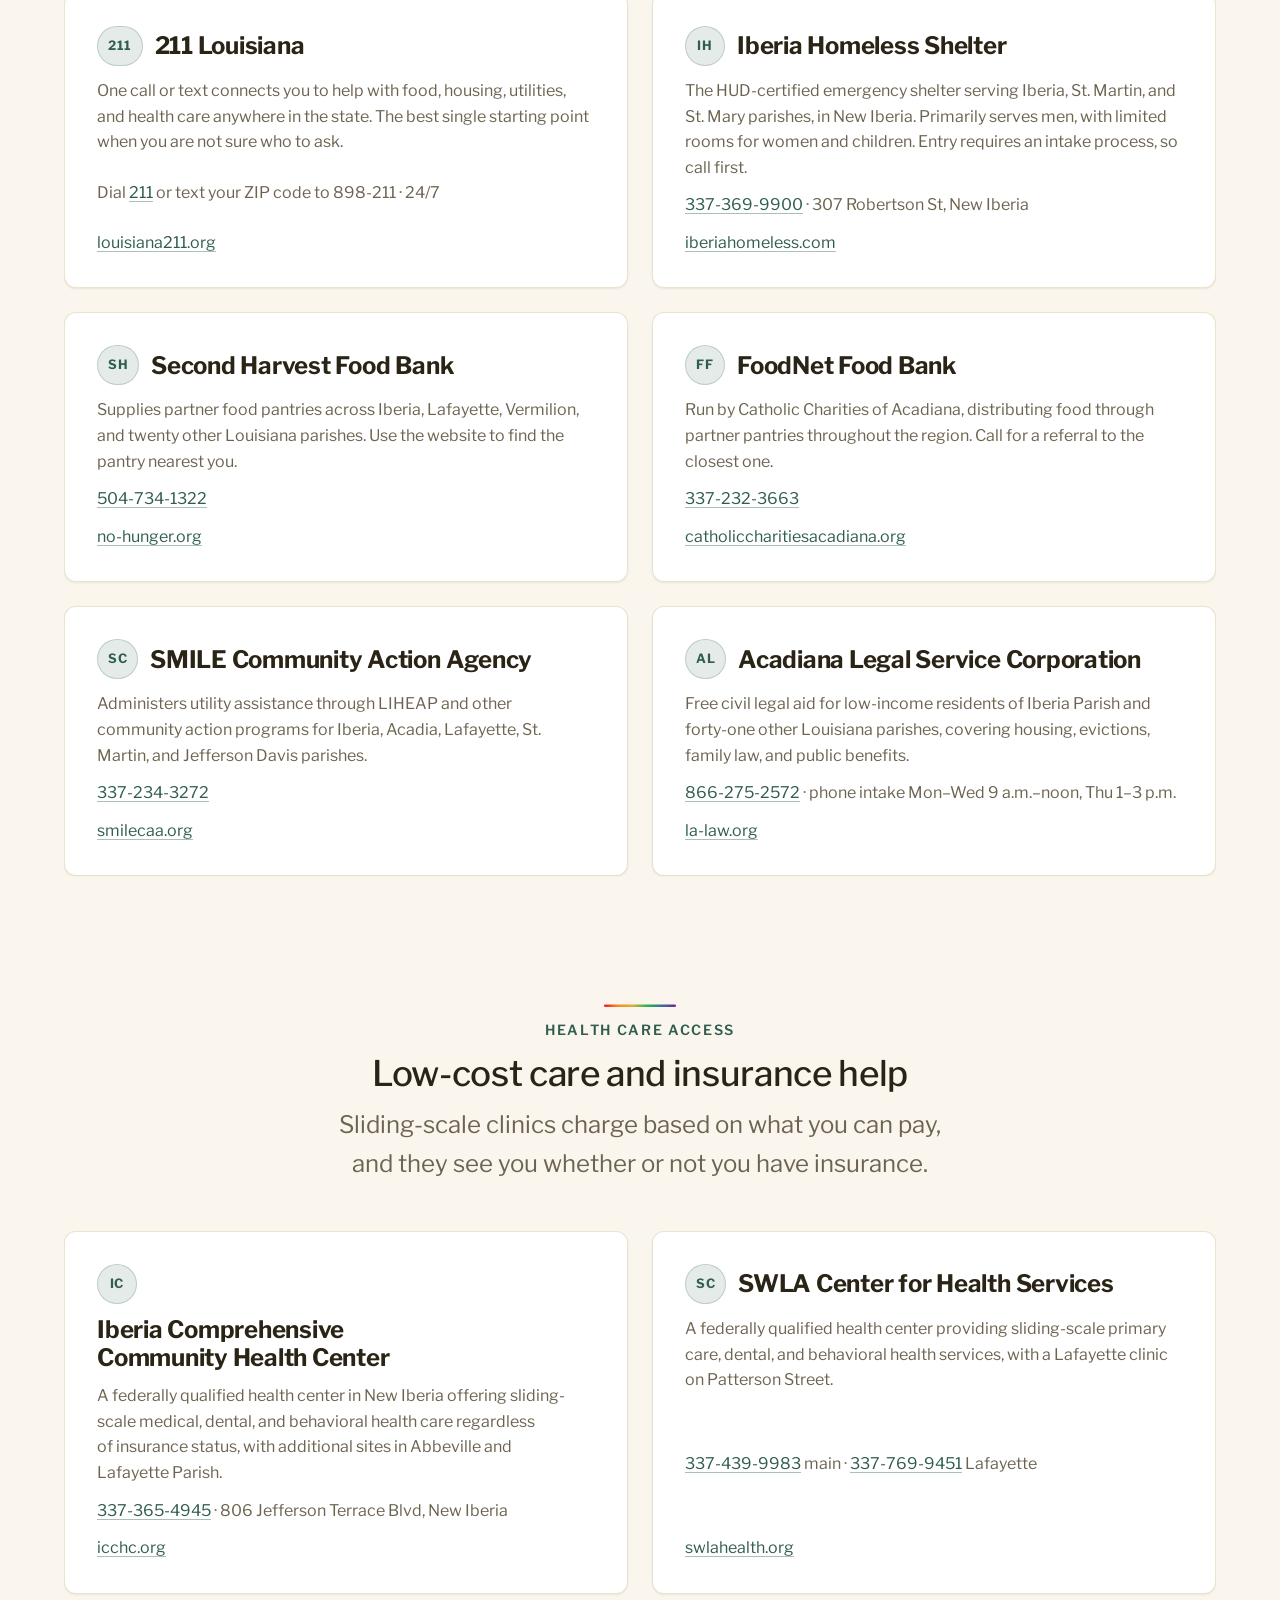
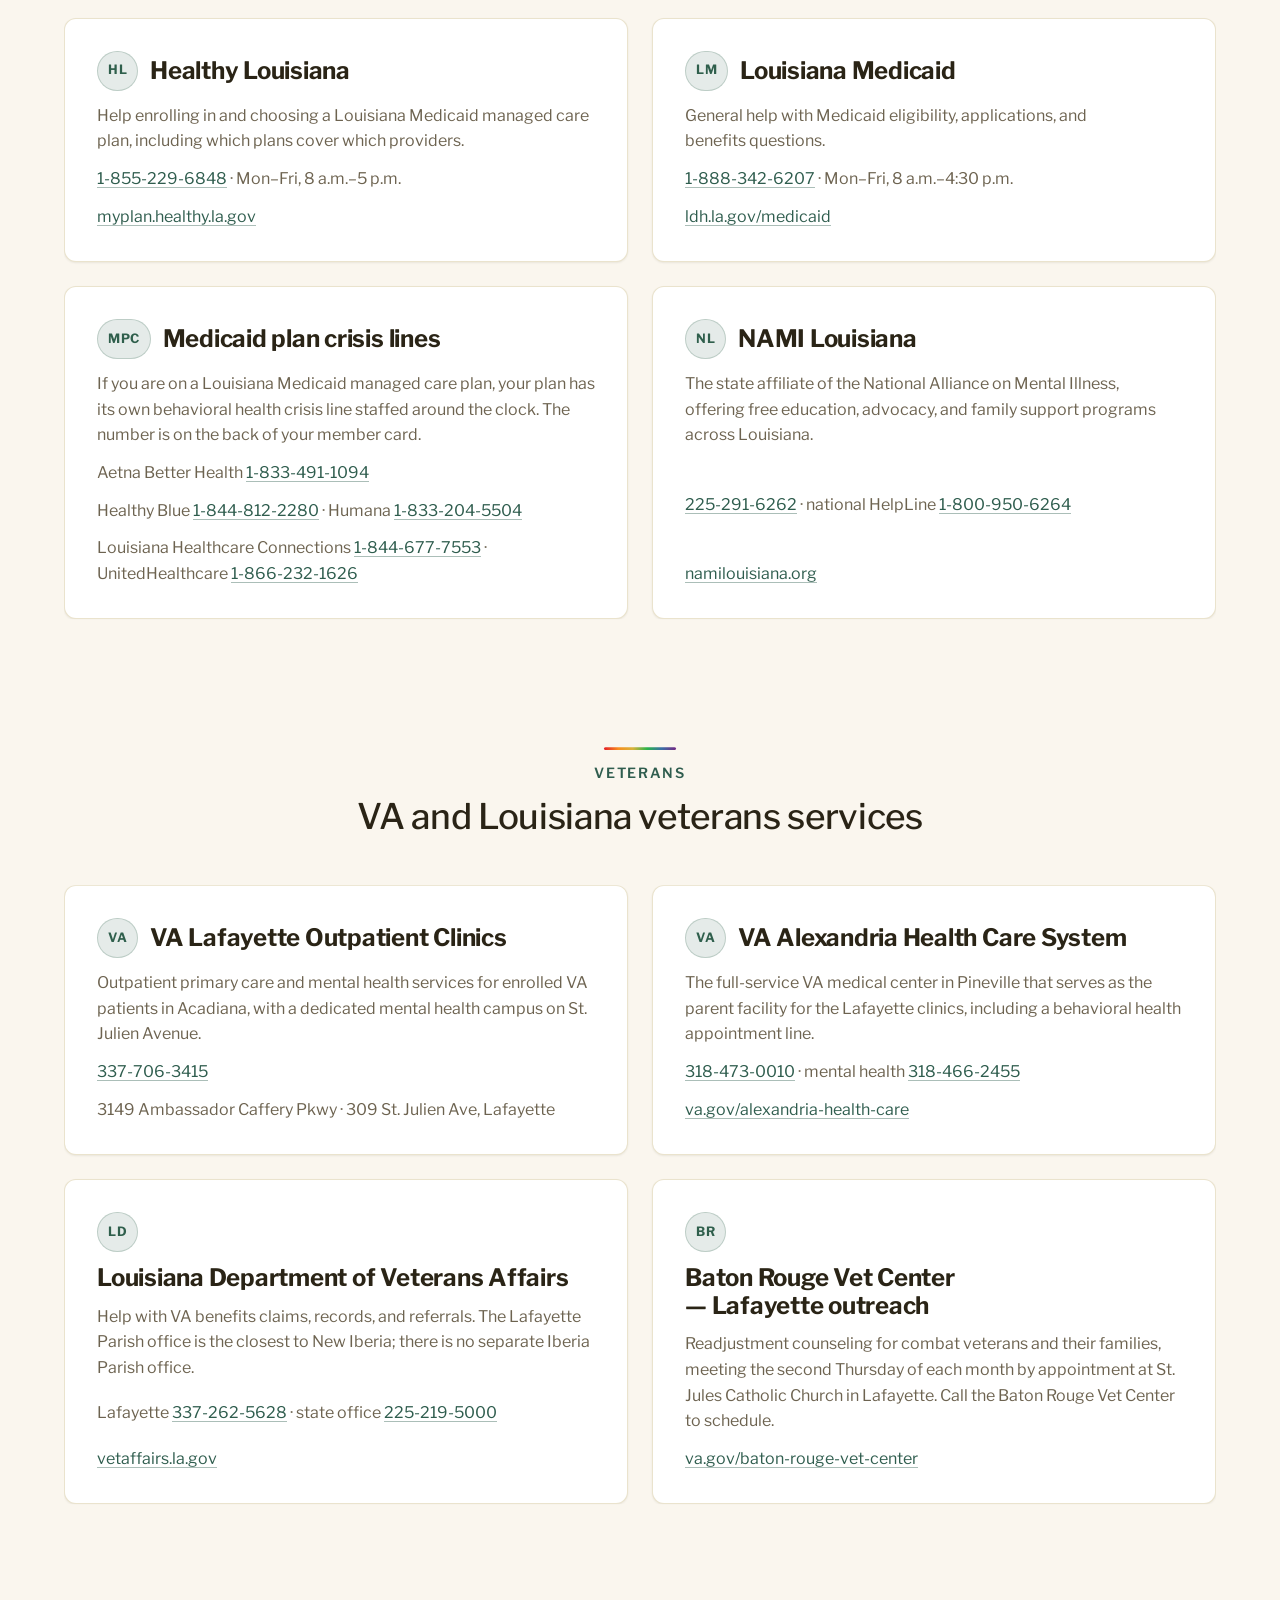
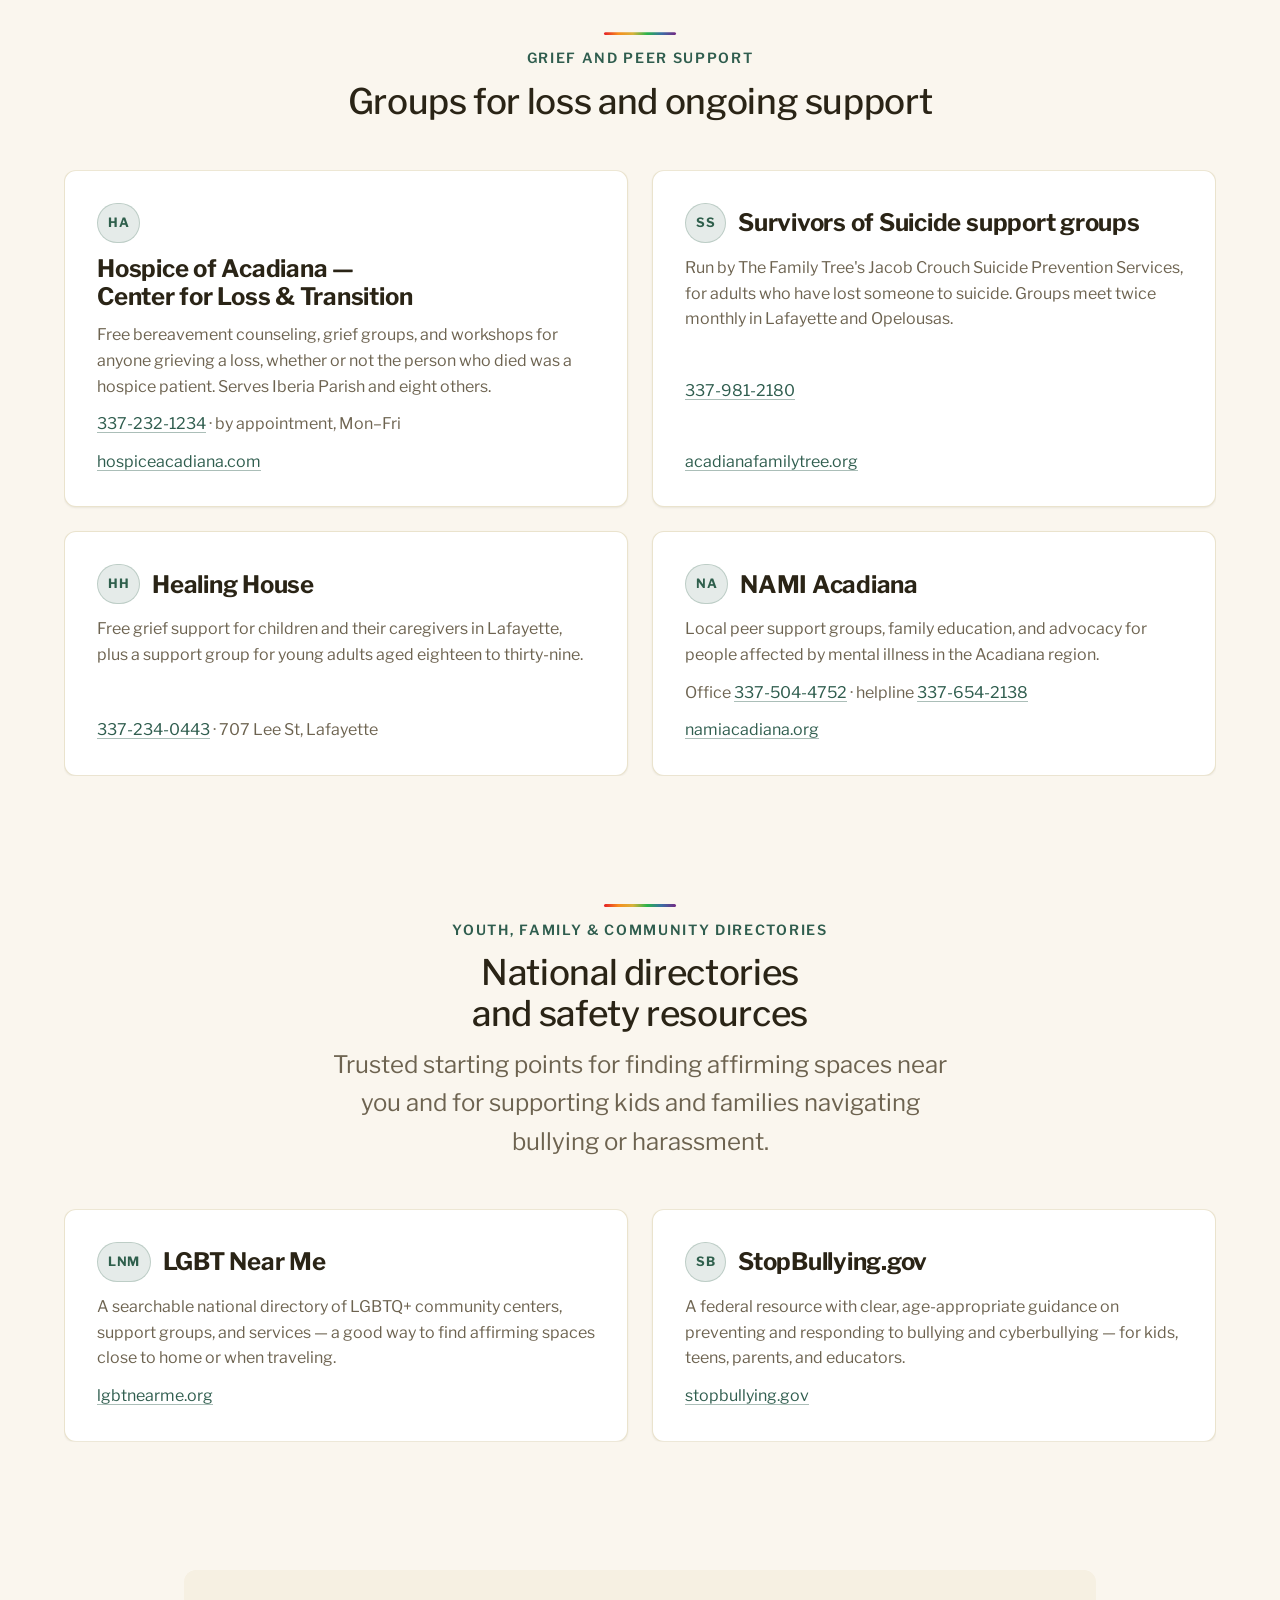
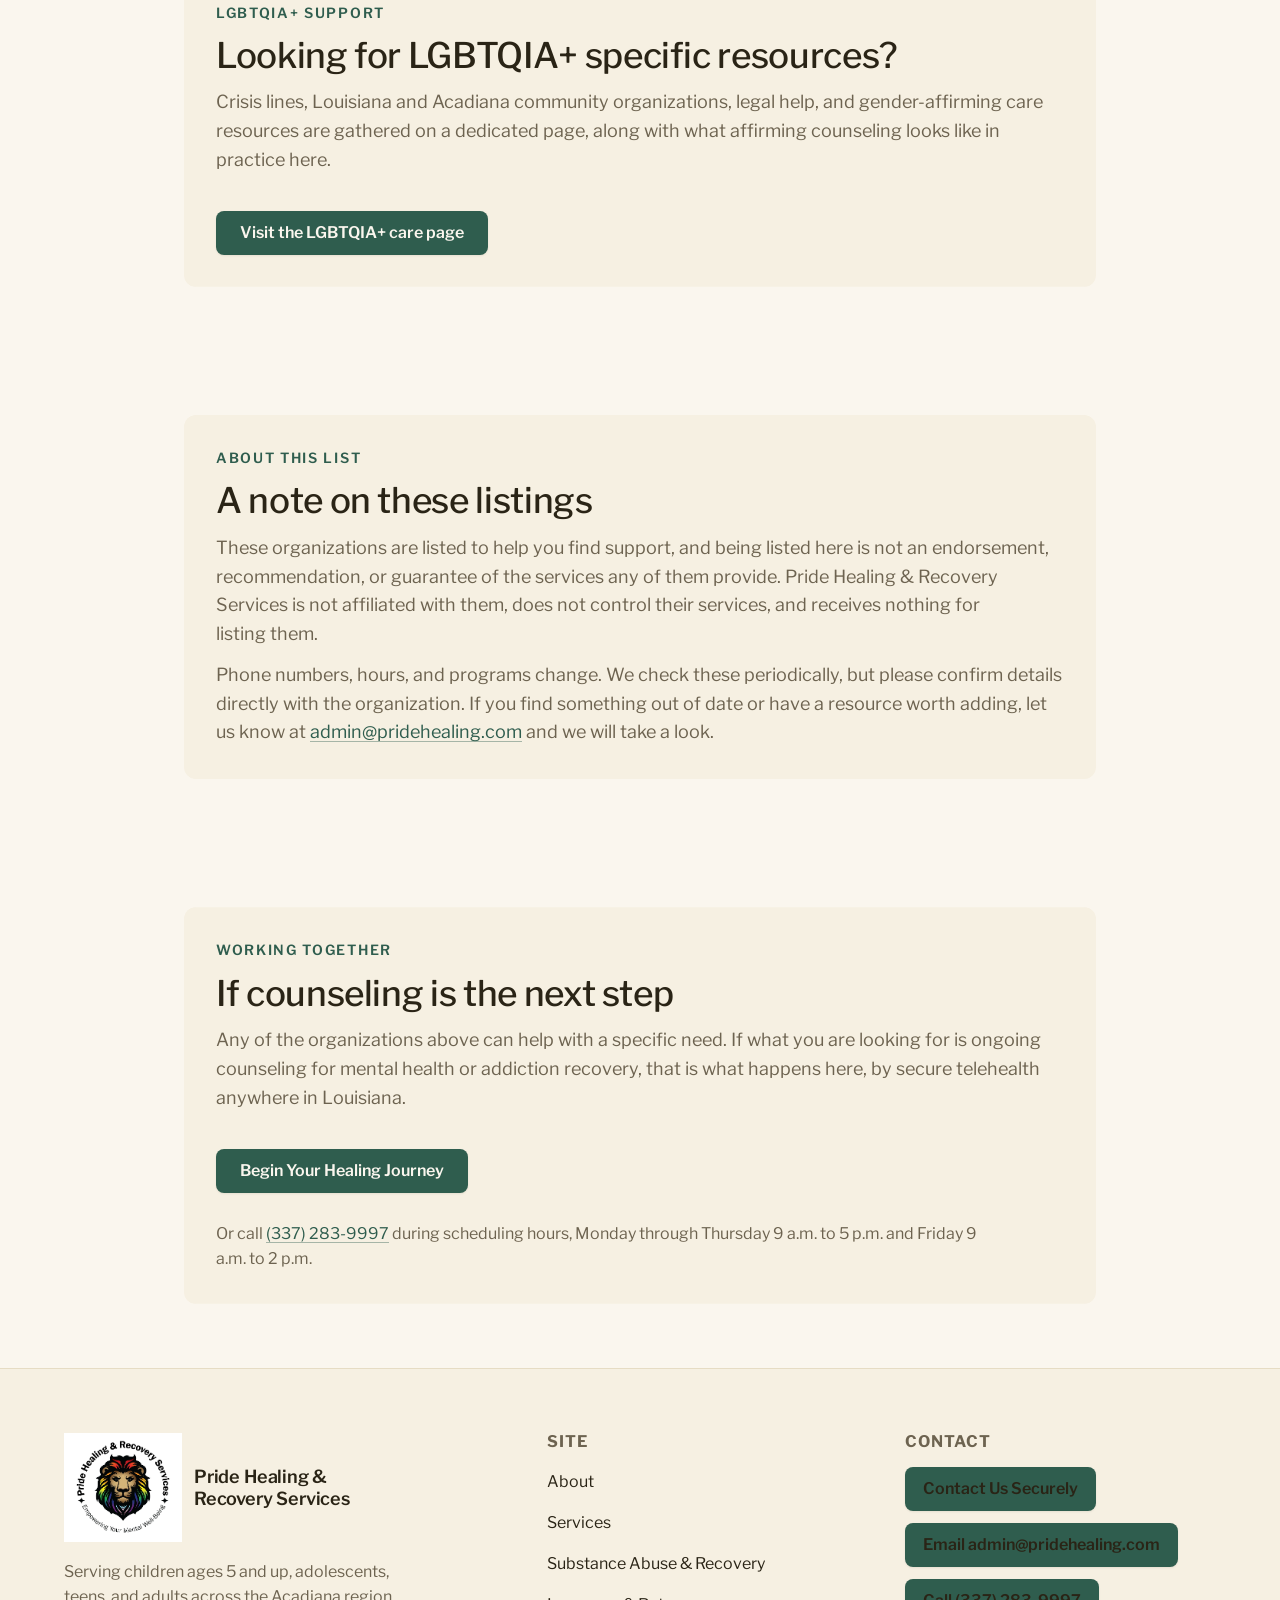
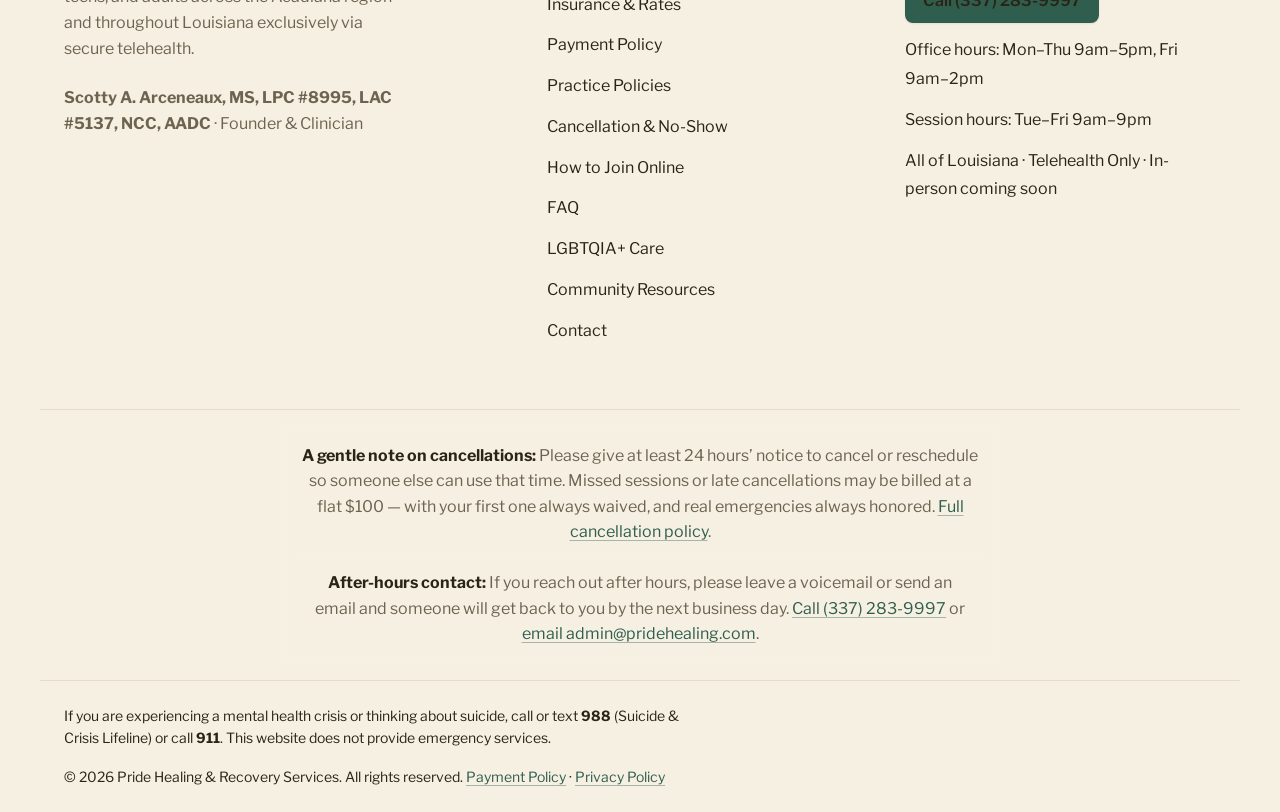
<file: resources.html>
<!DOCTYPE html>
<html lang="en">
<head>
<meta charset="UTF-8" />
<meta name="viewport" content="width=device-width, initial-scale=1.0" />
<title>Community Resources | Pride Healing &amp; Recovery Services</title>
<meta name="description" content="Crisis lines, recovery support, food and housing help, legal aid, veterans services, and health care access for Iberia Parish, Acadiana, and Louisiana." />
<link rel="icon" type="image/png" sizes="32x32" href="./assets/favicon-32.png" />
<link rel="apple-touch-icon" href="./assets/favicon-180.png" />
<link rel="preconnect" href="https://fonts.googleapis.com" />
<link rel="preconnect" href="https://fonts.gstatic.com" crossorigin />
<link href="https://fonts.googleapis.com/css2?family=Libre+Franklin:wght@300;400;500;600;700;800&display=swap" rel="stylesheet" />
<link href="https://api.fontshare.com/v2/css?f[]=zodiak@400,500,600&display=swap" rel="stylesheet" />
<link rel="stylesheet" href="./base.css" />
<link rel="stylesheet" href="./style.css" />
</head>
<body>
<a href="#main" class="skip-link">Skip to content</a>

<header class="header" data-header>
  <div class="container header__inner">
    <a href="./index.html" class="brand brand--home" aria-label="Pride Healing and Recovery Services home">
      <span class="visually-hidden">Home</span>
    </a>
    <nav class="nav" aria-label="Primary">
      <ul class="nav__list" role="list">
        <li><a class="nav__link" href="./index.html">Home</a></li>
        <li><a class="nav__link" href="./about.html">About</a></li>
        <li><a class="nav__link" href="./services.html">Services</a></li>
        <li><a class="nav__link" href="./substance-abuse.html">Substance Abuse &amp; Recovery</a></li>
        <li><a class="nav__link" href="./insurance.html">Insurance &amp; Rates</a></li>
        <li><a class="nav__link" href="./faq.html">FAQ</a></li>
        <li><a class="nav__link" href="./lgbtqia.html">LGBTQIA+</a></li>
        <li><a class="nav__link" href="./resources.html" aria-current="page">Resources</a></li>
        <li class="nav__item--menu">
          <button class="nav__link nav__link--menu" type="button" aria-expanded="false" aria-haspopup="true" data-nav-menu>Policies<svg class="nav__caret" width="10" height="6" viewBox="0 0 10 6" fill="none" stroke="currentColor" stroke-width="1.6" aria-hidden="true"><path d="M1 1l4 4 4-4"/></svg></button>
          <ul class="nav__submenu" role="list">
            <li><a href="./join-telehealth.html">How to Join Online</a></li>
            <li><a href="./practice-policies.html">Practice Policies</a></li>
            <li><a href="./cancellation-policy.html">Cancellation &amp; No-Show</a></li>
            <li><a href="./payment-policy.html">Payment Policy</a></li>
            <li><a href="./privacy-policy.html">Privacy Policy</a></li>
          </ul>
        </li>
        <li><a class="nav__link" href="./contact.html">Contact</a></li>
      </ul>
      <div class="nav__actions">
        <button class="theme-toggle" data-theme-toggle type="button" aria-label="Toggle dark mode" title="Switch between light and dark colors"><span class="theme-toggle__icon" aria-hidden="true"></span><span class="theme-toggle__text">Dark</span></button>
        <a class="btn btn--gold" href="https://pridehealing.clientsecure.me" target="_blank" rel="noopener noreferrer">Client Portal</a>
        <a class="btn btn--primary" href="https://pridehealing.clientsecure.me/request" target="_blank" rel="noopener noreferrer">Request an Appointment</a>
        <button class="nav-toggle" data-nav-open type="button" aria-label="Open menu" aria-expanded="false">
          <svg width="24" height="24" viewBox="0 0 24 24" fill="none" stroke="currentColor" stroke-width="2"><path d="M3 6h18M3 12h18M3 18h18"/></svg>
        </button>
      </div>
    </nav>
  </div>
</header>

<div class="scheduling-cta" role="region" aria-label="Scheduling help">
  <div class="container scheduling-cta__inner">
    <p class="scheduling-cta__text">Need help scheduling an appointment?</p>
    <a class="btn btn--primary btn--sm scheduling-cta__btn" href="./contact.html">Contact Us Here</a>
  </div>
</div>

<div class="mobile-nav" data-mobile-nav>
  <div class="mobile-nav__top">
    <span class="brand__name">Menu</span>
    <button data-nav-close type="button" aria-label="Close menu">
      <svg width="24" height="24" viewBox="0 0 24 24" fill="none" stroke="currentColor" stroke-width="2"><path d="M18 6 6 18M6 6l12 12"/></svg>
    </button>
  </div>
  <ul class="mobile-nav__list" role="list">
    <li><a href="./index.html">Home</a></li>
    <li><a href="./about.html">About</a></li>
    <li><a href="./services.html">Services</a></li>
    <li><a href="./substance-abuse.html">Substance Abuse &amp; Recovery</a></li>
    <li><a href="./insurance.html">Insurance &amp; Rates</a></li>
    <li><a href="./faq.html">FAQ</a></li>
    <li><a href="./lgbtqia.html">LGBTQIA+</a></li>
    <li><a href="./resources.html">Resources</a></li>
    <li><a href="./contact.html">Contact</a></li>
    <li class="mobile-nav__group"><span class="mobile-nav__grouplabel">Policies</span></li>
    <li><a href="./join-telehealth.html">How to Join Online</a></li>
    <li><a href="./practice-policies.html">Practice Policies</a></li>
    <li><a href="./cancellation-policy.html">Cancellation &amp; No-Show</a></li>
    <li><a href="./payment-policy.html">Payment Policy</a></li>
    <li><a href="./privacy-policy.html">Privacy Policy</a></li>
  </ul>
  <div class="mobile-nav__actions">
    <a class="btn btn--gold btn--full" href="https://pridehealing.clientsecure.me" target="_blank" rel="noopener noreferrer">Client Portal</a>
    <a class="btn btn--primary btn--full" href="https://pridehealing.clientsecure.me/request" target="_blank" rel="noopener noreferrer">Request an Appointment</a>
  </div>
</div>


<div class="site-logo">
  <a href="./index.html" class="site-logo__link" aria-label="Pride Healing and Recovery Services home">
    <img src="./assets/logo-badge.png" alt="Pride Healing &amp; Recovery Services emblem" width="613" height="569" loading="eager" />
  </a>
</div>

<main id="main">
  <section class="section--hero">
    <div class="container">
      <div class="section-head" data-reveal>
        <span class="pride-rule" aria-hidden="true"></span>
        <p class="eyebrow">Community Resources</p>
        <h1>Support beyond the counseling room</h1>
        <p class="lede">Counseling helps, and sometimes what you need most is a food pantry, a lawyer, a detox bed, a shelter, or someone to answer the phone at two in the morning. These are organizations serving Iberia Parish, Acadiana, and Louisiana, along with national lines that operate around the clock.</p>
      </div>
    </div>
  </section>

  <section class="section--tight">
    <div class="container container--narrow">
      <div class="callout" data-reveal>
        <p class="eyebrow">In An Emergency</p>
        <h2>If you are in danger right now, call 911</h2>
        <p class="muted">For a mental health crisis or thoughts of suicide, call or text <strong>988</strong> to reach the Suicide &amp; Crisis Lifeline, free and confidential, at any hour of any day. Veterans can dial <strong>988</strong> then press <strong>1</strong>. For Spanish, press <strong>2</strong>. You can also text <strong>HOME</strong> to <strong>741741</strong> to reach the Crisis Text Line.</p>
        <p class="muted">This website and this practice do not provide emergency or after-hours crisis services. Messages sent here are not monitored around the clock.</p>
      </div>
    </div>
  </section>

  <section class="section--tight">
    <div class="container">
      <div class="section-head" data-reveal>
        <span class="pride-rule" aria-hidden="true"></span>
        <p class="eyebrow">Crisis Support</p>
        <h2>Crisis and suicide prevention lines</h2>
        <p class="lede">National lines answer at any hour. Louisiana and Acadiana lines are listed with their hours, because several are weekday only.</p>
      </div>
      <div class="card-grid" data-reveal>
        <div class="card">
          <h3><span class="resource-badge" aria-hidden="true">988</span>988 Suicide &amp; Crisis Lifeline</h3>
          <p>Free, confidential support for anyone in emotional distress or thinking about suicide, by phone, text, or online chat.</p>
          <p class="muted" style="font-size:var(--text-sm);margin-top:auto;">Call or text <a class="underline-link" href="tel:988">988</a> &middot; 24/7</p>
          <p class="muted" style="font-size:var(--text-sm);margin-top:auto;"><a class="underline-link" href="https://988lifeline.org/" target="_blank" rel="noopener noreferrer">988lifeline.org</a></p>
        </div>
        <div class="card">
          <h3><span class="resource-badge" aria-hidden="true">CT</span>Crisis Text Line</h3>
          <p>Text-based crisis support with a trained volunteer counselor, if talking on the phone feels like too much.</p>
          <p class="muted" style="font-size:var(--text-sm);margin-top:auto;">Text HOME to 741741 &middot; 24/7</p>
          <p class="muted" style="font-size:var(--text-sm);margin-top:auto;"><a class="underline-link" href="https://www.crisistextline.org/" target="_blank" rel="noopener noreferrer">crisistextline.org</a></p>
        </div>
        <div class="card">
          <h3><span class="resource-badge" aria-hidden="true">VC</span>Veterans Crisis Line</h3>
          <p>Confidential crisis support for veterans, service members, and their families, whether or not you are enrolled in VA care.</p>
          <p class="muted" style="font-size:var(--text-sm);margin-top:auto;">Dial <a class="underline-link" href="tel:988">988</a> then press 1 &middot; text 838255 &middot; 24/7</p>
          <p class="muted" style="font-size:var(--text-sm);margin-top:auto;"><a class="underline-link" href="https://www.veteranscrisisline.net/" target="_blank" rel="noopener noreferrer">veteranscrisisline.net</a></p>
        </div>
        <div class="card">
          <h3><span class="resource-badge" aria-hidden="true">AMCR</span>Acadiana Mobile Crisis Response</h3>
          <p>Louisiana's Region 4 crisis team, operated by The Ness Center, serving Iberia, Lafayette, Acadia, Evangeline, St. Landry, St. Martin, and Vermilion parishes. Mobile response plus walk-in crisis care in Lafayette.</p>
          <p class="muted" style="font-size:var(--text-sm);margin-top:auto;"><a class="underline-link" href="tel:+13374179260">337-417-9260</a> &middot; Mon&ndash;Fri, 8:30 a.m.&ndash;5 p.m.</p>
          <p class="muted" style="font-size:var(--text-sm);margin-top:auto;">Walk-in: 5000 Ambassador Caffery Pkwy, Bldg 11, Ste 2, Lafayette</p>
        </div>
        <div class="card">
          <h3><span class="resource-badge" aria-hidden="true">211</span>232-HELP / Louisiana 211</h3>
          <p>Information and referral for health and human services across Acadiana, including emergency behavioral health referrals, with on-call support after hours.</p>
          <p class="muted" style="font-size:var(--text-sm);margin-top:auto;">Dial <a class="underline-link" href="tel:211">211</a> or <a class="underline-link" href="tel:+13372324357">337-232-4357</a></p>
          <p class="muted" style="font-size:var(--text-sm);margin-top:auto;"><a class="underline-link" href="https://www.louisiana211.org/" target="_blank" rel="noopener noreferrer">louisiana211.org</a></p>
        </div>
        <div class="card">
          <h3><span class="resource-badge" aria-hidden="true">BRCIC</span>Baton Rouge Crisis Intervention Center</h3>
          <p>Crisis counseling and suicide prevention by phone for callers anywhere in Louisiana, staffed around the clock.</p>
          <p class="muted" style="font-size:var(--text-sm);margin-top:auto;"><a class="underline-link" href="tel:+18004370303">1-800-437-0303</a> statewide &middot; <a class="underline-link" href="tel:+12259243900">225-924-3900</a> local &middot; 24/7</p>
        </div>
        <div class="card">
          <h3><span class="resource-badge" aria-hidden="true">TP</span>The Trevor Project</h3>
          <p>Crisis intervention and suicide prevention for LGBTQ+ young people under 25.</p>
          <p class="muted" style="font-size:var(--text-sm);margin-top:auto;"><a class="underline-link" href="tel:+18664887386">1-866-488-7386</a> &middot; text START to 678678 &middot; 24/7</p>
          <p class="muted" style="font-size:var(--text-sm);margin-top:auto;"><a class="underline-link" href="https://www.thetrevorproject.org/get-help/" target="_blank" rel="noopener noreferrer">thetrevorproject.org</a></p>
        </div>
        <div class="card">
          <h3><span class="resource-badge" aria-hidden="true">NA</span>NAMI Acadiana Helpline</h3>
          <p>Local peer-run support and referrals for individuals and families affected by mental illness. Volunteer staffed, so you may need to leave a message.</p>
          <p class="muted" style="font-size:var(--text-sm);margin-top:auto;"><a class="underline-link" href="tel:+13376542138">337-654-2138</a></p>
          <p class="muted" style="font-size:var(--text-sm);margin-top:auto;"><a class="underline-link" href="https://www.namiacadiana.org/" target="_blank" rel="noopener noreferrer">namiacadiana.org</a></p>
        </div>
      </div>
    </div>
  </section>

  <section class="section--tight">
    <div class="container">
      <div class="section-head" data-reveal>
        <span class="pride-rule" aria-hidden="true"></span>
        <p class="eyebrow">Substance Use &amp; Recovery</p>
        <h2>Treatment, detox, and peer support</h2>
        <p class="lede">Recovery support ranges from a free meeting down the road to medically supervised detox. All of it counts.</p>
      </div>
      <div class="card-grid" data-reveal>
        <div class="card">
          <h3><span class="resource-badge" aria-hidden="true">SH</span>SAMHSA National Helpline</h3>
          <p>Free, confidential treatment referral and information for substance use and mental health, in English and Spanish. A good first call if you do not know where to start.</p>
          <p class="muted" style="font-size:var(--text-sm);margin-top:auto;"><a class="underline-link" href="tel:+18006624357">1-800-662-4357</a> &middot; 24/7</p>
          <p class="muted" style="font-size:var(--text-sm);margin-top:auto;"><a class="underline-link" href="https://www.samhsa.gov/find-help/helplines/national-helpline" target="_blank" rel="noopener noreferrer">samhsa.gov</a></p>
        </div>
        <div class="card">
          <h3><span class="resource-badge" aria-hidden="true">NI</span>New Iberia Behavioral Health Clinic</h3>
          <p>Part of the Acadiana Area Human Services District, Louisiana's public behavioral health authority for the region. Outpatient mental health and substance use treatment on a sliding scale, right in New Iberia.</p>
          <p class="muted" style="font-size:var(--text-sm);margin-top:auto;"><a class="underline-link" href="tel:+13373730002">337-373-0002</a> &middot; Mon&ndash;Fri, 8 a.m.&ndash;4:30 p.m.</p>
          <p class="muted" style="font-size:var(--text-sm);margin-top:auto;"><a class="underline-link" href="https://aahsd.org/" target="_blank" rel="noopener noreferrer">aahsd.org</a></p>
        </div>
        <div class="card">
          <h3><span class="resource-badge" aria-hidden="true">AA</span>Alcoholics Anonymous &mdash; Acadiana</h3>
          <p>Meeting information for New Iberia and throughout Acadiana through the Acadiana Central Office in Lafayette. Meetings are free and run throughout the week.</p>
          <p class="muted" style="font-size:var(--text-sm);margin-top:auto;"><a class="underline-link" href="tel:+13379910830">337-991-0830</a></p>
          <p class="muted" style="font-size:var(--text-sm);margin-top:auto;"><a class="underline-link" href="https://aa-acadiana.org/" target="_blank" rel="noopener noreferrer">aa-acadiana.org</a> &middot; <a class="underline-link" href="https://www.aa.org/find-aa" target="_blank" rel="noopener noreferrer">aa.org/find-aa</a></p>
        </div>
        <div class="card">
          <h3><span class="resource-badge" aria-hidden="true">NA</span>Narcotics Anonymous &mdash; Lafayette Area</h3>
          <p>Peer support meetings for people recovering from drug addiction, with meetings across Acadiana.</p>
          <p class="muted" style="font-size:var(--text-sm);margin-top:auto;"><a class="underline-link" href="tel:+13374061300">337-406-1300</a></p>
          <p class="muted" style="font-size:var(--text-sm);margin-top:auto;"><a class="underline-link" href="https://na.org/meetingsearch/" target="_blank" rel="noopener noreferrer">na.org/meetingsearch</a></p>
        </div>
        <div class="card">
          <h3><span class="resource-badge" aria-hidden="true">SR</span>SMART Recovery</h3>
          <p>Free mutual support meetings using a science-based, non-twelve-step approach, with many online meetings daily if no local group fits.</p>
          <p class="muted" style="font-size:var(--text-sm);margin-top:auto;"><a class="underline-link" href="https://meetings.smartrecovery.org/meetings/" target="_blank" rel="noopener noreferrer">meetings.smartrecovery.org</a></p>
        </div>
        <div class="card">
          <h3><span class="resource-badge" aria-hidden="true">AlN</span>Al-Anon and Nar-Anon</h3>
          <p>Support for family members and friends affected by someone else's drinking or drug use. Your own wellbeing matters too, separate from theirs.</p>
          <p class="muted" style="font-size:var(--text-sm);margin-top:auto;"><a class="underline-link" href="https://al-anon.org/" target="_blank" rel="noopener noreferrer">al-anon.org</a> &middot; <a class="underline-link" href="https://www.nar-anon.org/" target="_blank" rel="noopener noreferrer">nar-anon.org</a></p>
        </div>
        <div class="card">
          <h3><span class="resource-badge" aria-hidden="true">VA</span>Victory Addiction Recovery Center</h3>
          <p>Licensed medical detox and residential addiction treatment serving Lafayette and greater Acadiana, with an admissions line staffed around the clock.</p>
          <p class="muted" style="font-size:var(--text-sm);margin-top:auto;"><a class="underline-link" href="tel:+13373797700">337-379-7700</a> &middot; 24/7 admissions</p>
          <p class="muted" style="font-size:var(--text-sm);margin-top:auto;"><a class="underline-link" href="https://myvictorycenter.com/" target="_blank" rel="noopener noreferrer">myvictorycenter.com</a></p>
        </div>
        <div class="card">
          <h3><span class="resource-badge" aria-hidden="true">SD</span>STEPS Detox &amp; Recovery Center</h3>
          <p>Medical detox and short-term residential recovery in Lafayette, admitting at any hour.</p>
          <p class="muted" style="font-size:var(--text-sm);margin-top:auto;"><a class="underline-link" href="tel:+13373668685">337-366-8685</a> &middot; 24/7 admissions</p>
          <p class="muted" style="font-size:var(--text-sm);margin-top:auto;"><a class="underline-link" href="https://stepsdetox.com/" target="_blank" rel="noopener noreferrer">stepsdetox.com</a></p>
        </div>
        <div class="card">
          <h3><span class="resource-badge" aria-hidden="true">VB</span>Vermilion Behavioral Health Systems</h3>
          <p>Inpatient psychiatric and substance use treatment in Lafayette for adults and adolescents, including detox and care for co-occurring conditions.</p>
          <p class="muted" style="font-size:var(--text-sm);margin-top:auto;"><a class="underline-link" href="tel:+18445020459">844-502-0459</a></p>
          <p class="muted" style="font-size:var(--text-sm);margin-top:auto;"><a class="underline-link" href="https://www.acadiahealthcare.com/locations/vermilion-behavioral-health-systems/" target="_blank" rel="noopener noreferrer">acadiahealthcare.com</a></p>
        </div>
      </div>
    </div>
  </section>

  <section class="section--tight">
    <div class="container">
      <div class="section-head" data-reveal>
        <span class="pride-rule" aria-hidden="true"></span>
        <p class="eyebrow">Safety</p>
        <h2>Domestic violence and sexual assault</h2>
        <p class="lede">If you are being hurt by someone, none of it is your fault, and there are people whose entire job is helping you figure out what is next.</p>
      </div>
      <div class="card-grid" data-reveal>
        <div class="card">
          <h3><span class="resource-badge" aria-hidden="true">FH</span>Faith House of Acadiana</h3>
          <p>Emergency shelter, crisis intervention, and advocacy for survivors of domestic violence across Acadiana, including Iberia Parish referrals. The crisis line is answered at any hour.</p>
          <p class="muted" style="font-size:var(--text-sm);margin-top:auto;">24-hour crisis line <a class="underline-link" href="tel:+13372328954">337-232-8954</a></p>
          <p class="muted" style="font-size:var(--text-sm);margin-top:auto;">Family Justice Center <a class="underline-link" href="tel:+13372105986">337-210-5986</a> &middot; business hours</p>
          <p class="muted" style="font-size:var(--text-sm);margin-top:auto;"><a class="underline-link" href="https://faithhouseacadiana.com/" target="_blank" rel="noopener noreferrer">faithhouseacadiana.com</a></p>
        </div>
        <div class="card">
          <h3><span class="resource-badge" aria-hidden="true">LC</span>Louisiana Coalition Against Domestic Violence</h3>
          <p>Statewide hotline that connects survivors to the nearest local domestic violence program, wherever you are in Louisiana.</p>
          <p class="muted" style="font-size:var(--text-sm);margin-top:auto;"><a class="underline-link" href="tel:+18884111333">1-888-411-1333</a> &middot; 24/7</p>
          <p class="muted" style="font-size:var(--text-sm);margin-top:auto;"><a class="underline-link" href="https://lcadv.org/get-help/" target="_blank" rel="noopener noreferrer">lcadv.org</a></p>
        </div>
        <div class="card">
          <h3><span class="resource-badge" aria-hidden="true">ND</span>National Domestic Violence Hotline</h3>
          <p>Confidential support, safety planning, and referrals for anyone affected by domestic violence, by phone, text, or chat.</p>
          <p class="muted" style="font-size:var(--text-sm);margin-top:auto;"><a class="underline-link" href="tel:+18007997233">1-800-799-7233</a> &middot; text START to 88788 &middot; 24/7</p>
          <p class="muted" style="font-size:var(--text-sm);margin-top:auto;"><a class="underline-link" href="https://www.thehotline.org/" target="_blank" rel="noopener noreferrer">thehotline.org</a></p>
        </div>
        <div class="card">
          <h3><span class="resource-badge" aria-hidden="true">RN</span>RAINN National Sexual Assault Hotline</h3>
          <p>Confidential support for survivors of sexual assault, in English and Spanish, by phone or online chat.</p>
          <p class="muted" style="font-size:var(--text-sm);margin-top:auto;"><a class="underline-link" href="tel:+18006564673">1-800-656-4673</a> &middot; 24/7</p>
          <p class="muted" style="font-size:var(--text-sm);margin-top:auto;"><a class="underline-link" href="https://www.rainn.org/" target="_blank" rel="noopener noreferrer">rainn.org</a></p>
        </div>
        <div class="card">
          <h3><span class="resource-badge" aria-hidden="true">LF</span>Louisiana Foundation Against Sexual Assault</h3>
          <p>Statewide support and resource navigation for survivors of sexual assault and their loved ones, with referrals to local sexual assault centers. Phone support runs around the clock; text and chat run on posted hours.</p>
          <p class="muted" style="font-size:var(--text-sm);margin-top:auto;"><a class="underline-link" href="https://www.lafasa.org/" target="_blank" rel="noopener noreferrer">lafasa.org</a></p>
        </div>
      </div>
    </div>
  </section>

  <section class="section--tight">
    <div class="container">
      <div class="section-head" data-reveal>
        <span class="pride-rule" aria-hidden="true"></span>
        <p class="eyebrow">Basic Needs</p>
        <h2>Food, housing, and utility assistance</h2>
        <p class="lede">Therapy works better when the lights stay on. There is no shame in using any of this.</p>
      </div>
      <div class="card-grid" data-reveal>
        <div class="card">
          <h3><span class="resource-badge" aria-hidden="true">211</span>211 Louisiana</h3>
          <p>One call or text connects you to help with food, housing, utilities, and health care anywhere in the state. The best single starting point when you are not sure who to ask.</p>
          <p class="muted" style="font-size:var(--text-sm);margin-top:auto;">Dial <a class="underline-link" href="tel:211">211</a> or text your ZIP code to 898-211 &middot; 24/7</p>
          <p class="muted" style="font-size:var(--text-sm);margin-top:auto;"><a class="underline-link" href="https://www.louisiana211.org/" target="_blank" rel="noopener noreferrer">louisiana211.org</a></p>
        </div>
        <div class="card">
          <h3><span class="resource-badge" aria-hidden="true">IH</span>Iberia Homeless Shelter</h3>
          <p>The HUD-certified emergency shelter serving Iberia, St. Martin, and St. Mary parishes, in New Iberia. Primarily serves men, with limited rooms for women and children. Entry requires an intake process, so call first.</p>
          <p class="muted" style="font-size:var(--text-sm);margin-top:auto;"><a class="underline-link" href="tel:+13373699900">337-369-9900</a> &middot; 307 Robertson St, New Iberia</p>
          <p class="muted" style="font-size:var(--text-sm);margin-top:auto;"><a class="underline-link" href="https://www.iberiahomeless.com/" target="_blank" rel="noopener noreferrer">iberiahomeless.com</a></p>
        </div>
        <div class="card">
          <h3><span class="resource-badge" aria-hidden="true">SH</span>Second Harvest Food Bank</h3>
          <p>Supplies partner food pantries across Iberia, Lafayette, Vermilion, and twenty other Louisiana parishes. Use the website to find the pantry nearest you.</p>
          <p class="muted" style="font-size:var(--text-sm);margin-top:auto;"><a class="underline-link" href="tel:+15047341322">504-734-1322</a></p>
          <p class="muted" style="font-size:var(--text-sm);margin-top:auto;"><a class="underline-link" href="https://no-hunger.org/" target="_blank" rel="noopener noreferrer">no-hunger.org</a></p>
        </div>
        <div class="card">
          <h3><span class="resource-badge" aria-hidden="true">FF</span>FoodNet Food Bank</h3>
          <p>Run by Catholic Charities of Acadiana, distributing food through partner pantries throughout the region. Call for a referral to the closest one.</p>
          <p class="muted" style="font-size:var(--text-sm);margin-top:auto;"><a class="underline-link" href="tel:+13372323663">337-232-3663</a></p>
          <p class="muted" style="font-size:var(--text-sm);margin-top:auto;"><a class="underline-link" href="https://catholiccharitiesacadiana.org/" target="_blank" rel="noopener noreferrer">catholiccharitiesacadiana.org</a></p>
        </div>
        <div class="card">
          <h3><span class="resource-badge" aria-hidden="true">SC</span>SMILE Community Action Agency</h3>
          <p>Administers utility assistance through LIHEAP and other community action programs for Iberia, Acadia, Lafayette, St. Martin, and Jefferson Davis parishes.</p>
          <p class="muted" style="font-size:var(--text-sm);margin-top:auto;"><a class="underline-link" href="tel:+13372343272">337-234-3272</a></p>
          <p class="muted" style="font-size:var(--text-sm);margin-top:auto;"><a class="underline-link" href="https://smilecaa.org/" target="_blank" rel="noopener noreferrer">smilecaa.org</a></p>
        </div>
        <div class="card">
          <h3><span class="resource-badge" aria-hidden="true">AL</span>Acadiana Legal Service Corporation</h3>
          <p>Free civil legal aid for low-income residents of Iberia Parish and forty-one other Louisiana parishes, covering housing, evictions, family law, and public benefits.</p>
          <p class="muted" style="font-size:var(--text-sm);margin-top:auto;"><a class="underline-link" href="tel:+18662752572">866-275-2572</a> &middot; phone intake Mon&ndash;Wed 9 a.m.&ndash;noon, Thu 1&ndash;3 p.m.</p>
          <p class="muted" style="font-size:var(--text-sm);margin-top:auto;"><a class="underline-link" href="https://www.la-law.org/get-help/" target="_blank" rel="noopener noreferrer">la-law.org</a></p>
        </div>
      </div>
    </div>
  </section>

  <section class="section--tight">
    <div class="container">
      <div class="section-head" data-reveal>
        <span class="pride-rule" aria-hidden="true"></span>
        <p class="eyebrow">Health Care Access</p>
        <h2>Low-cost care and insurance help</h2>
        <p class="lede">Sliding-scale clinics charge based on what you can pay, and they see you whether or not you have insurance.</p>
      </div>
      <div class="card-grid" data-reveal>
        <div class="card">
          <h3><span class="resource-badge" aria-hidden="true">IC</span>Iberia Comprehensive Community Health Center</h3>
          <p>A federally qualified health center in New Iberia offering sliding-scale medical, dental, and behavioral health care regardless of insurance status, with additional sites in Abbeville and Lafayette Parish.</p>
          <p class="muted" style="font-size:var(--text-sm);margin-top:auto;"><a class="underline-link" href="tel:+13373654945">337-365-4945</a> &middot; 806 Jefferson Terrace Blvd, New Iberia</p>
          <p class="muted" style="font-size:var(--text-sm);margin-top:auto;"><a class="underline-link" href="https://www.icchc.org/" target="_blank" rel="noopener noreferrer">icchc.org</a></p>
        </div>
        <div class="card">
          <h3><span class="resource-badge" aria-hidden="true">SC</span>SWLA Center for Health Services</h3>
          <p>A federally qualified health center providing sliding-scale primary care, dental, and behavioral health services, with a Lafayette clinic on Patterson Street.</p>
          <p class="muted" style="font-size:var(--text-sm);margin-top:auto;"><a class="underline-link" href="tel:+13374399983">337-439-9983</a> main &middot; <a class="underline-link" href="tel:+13377699451">337-769-9451</a> Lafayette</p>
          <p class="muted" style="font-size:var(--text-sm);margin-top:auto;"><a class="underline-link" href="https://www.swlahealth.org/" target="_blank" rel="noopener noreferrer">swlahealth.org</a></p>
        </div>
        <div class="card">
          <h3><span class="resource-badge" aria-hidden="true">HL</span>Healthy Louisiana</h3>
          <p>Help enrolling in and choosing a Louisiana Medicaid managed care plan, including which plans cover which providers.</p>
          <p class="muted" style="font-size:var(--text-sm);margin-top:auto;"><a class="underline-link" href="tel:+18552296848">1-855-229-6848</a> &middot; Mon&ndash;Fri, 8 a.m.&ndash;5 p.m.</p>
          <p class="muted" style="font-size:var(--text-sm);margin-top:auto;"><a class="underline-link" href="https://www.myplan.healthy.la.gov/" target="_blank" rel="noopener noreferrer">myplan.healthy.la.gov</a></p>
        </div>
        <div class="card">
          <h3><span class="resource-badge" aria-hidden="true">LM</span>Louisiana Medicaid</h3>
          <p>General help with Medicaid eligibility, applications, and benefits questions.</p>
          <p class="muted" style="font-size:var(--text-sm);margin-top:auto;"><a class="underline-link" href="tel:+18883426207">1-888-342-6207</a> &middot; Mon&ndash;Fri, 8 a.m.&ndash;4:30 p.m.</p>
          <p class="muted" style="font-size:var(--text-sm);margin-top:auto;"><a class="underline-link" href="https://ldh.la.gov/medicaid" target="_blank" rel="noopener noreferrer">ldh.la.gov/medicaid</a></p>
        </div>
        <div class="card">
          <h3><span class="resource-badge" aria-hidden="true">MPC</span>Medicaid plan crisis lines</h3>
          <p>If you are on a Louisiana Medicaid managed care plan, your plan has its own behavioral health crisis line staffed around the clock. The number is on the back of your member card.</p>
          <p class="muted" style="font-size:var(--text-sm);margin-top:auto;">Aetna Better Health <a class="underline-link" href="tel:+18334911094">1-833-491-1094</a></p>
          <p class="muted" style="font-size:var(--text-sm);margin-top:auto;">Healthy Blue <a class="underline-link" href="tel:+18448122280">1-844-812-2280</a> &middot; Humana <a class="underline-link" href="tel:+18332045504">1-833-204-5504</a></p>
          <p class="muted" style="font-size:var(--text-sm);margin-top:auto;">Louisiana Healthcare Connections <a class="underline-link" href="tel:+18446777553">1-844-677-7553</a> &middot; UnitedHealthcare <a class="underline-link" href="tel:+18662321626">1-866-232-1626</a></p>
        </div>
        <div class="card">
          <h3><span class="resource-badge" aria-hidden="true">NL</span>NAMI Louisiana</h3>
          <p>The state affiliate of the National Alliance on Mental Illness, offering free education, advocacy, and family support programs across Louisiana.</p>
          <p class="muted" style="font-size:var(--text-sm);margin-top:auto;"><a class="underline-link" href="tel:+12252916262">225-291-6262</a> &middot; national HelpLine <a class="underline-link" href="tel:+18009506264">1-800-950-6264</a></p>
          <p class="muted" style="font-size:var(--text-sm);margin-top:auto;"><a class="underline-link" href="https://namilouisiana.org/" target="_blank" rel="noopener noreferrer">namilouisiana.org</a></p>
        </div>
      </div>
    </div>
  </section>

  <section class="section--tight">
    <div class="container">
      <div class="section-head" data-reveal>
        <span class="pride-rule" aria-hidden="true"></span>
        <p class="eyebrow">Veterans</p>
        <h2>VA and Louisiana veterans services</h2>
      </div>
      <div class="card-grid" data-reveal>
        <div class="card">
          <h3><span class="resource-badge" aria-hidden="true">VA</span>VA Lafayette Outpatient Clinics</h3>
          <p>Outpatient primary care and mental health services for enrolled VA patients in Acadiana, with a dedicated mental health campus on St. Julien Avenue.</p>
          <p class="muted" style="font-size:var(--text-sm);margin-top:auto;"><a class="underline-link" href="tel:+13377063415">337-706-3415</a></p>
          <p class="muted" style="font-size:var(--text-sm);margin-top:auto;">3149 Ambassador Caffery Pkwy &middot; 309 St. Julien Ave, Lafayette</p>
        </div>
        <div class="card">
          <h3><span class="resource-badge" aria-hidden="true">VA</span>VA Alexandria Health Care System</h3>
          <p>The full-service VA medical center in Pineville that serves as the parent facility for the Lafayette clinics, including a behavioral health appointment line.</p>
          <p class="muted" style="font-size:var(--text-sm);margin-top:auto;"><a class="underline-link" href="tel:+13184730010">318-473-0010</a> &middot; mental health <a class="underline-link" href="tel:+13184662455">318-466-2455</a></p>
          <p class="muted" style="font-size:var(--text-sm);margin-top:auto;"><a class="underline-link" href="https://www.va.gov/alexandria-health-care/" target="_blank" rel="noopener noreferrer">va.gov/alexandria-health-care</a></p>
        </div>
        <div class="card">
          <h3><span class="resource-badge" aria-hidden="true">LD</span>Louisiana Department of Veterans Affairs</h3>
          <p>Help with VA benefits claims, records, and referrals. The Lafayette Parish office is the closest to New Iberia; there is no separate Iberia Parish office.</p>
          <p class="muted" style="font-size:var(--text-sm);margin-top:auto;">Lafayette <a class="underline-link" href="tel:+13372625628">337-262-5628</a> &middot; state office <a class="underline-link" href="tel:+12252195000">225-219-5000</a></p>
          <p class="muted" style="font-size:var(--text-sm);margin-top:auto;"><a class="underline-link" href="https://vetaffairs.la.gov/" target="_blank" rel="noopener noreferrer">vetaffairs.la.gov</a></p>
        </div>
        <div class="card">
          <h3><span class="resource-badge" aria-hidden="true">BR</span>Baton Rouge Vet Center &mdash; Lafayette outreach</h3>
          <p>Readjustment counseling for combat veterans and their families, meeting the second Thursday of each month by appointment at St. Jules Catholic Church in Lafayette. Call the Baton Rouge Vet Center to schedule.</p>
          <p class="muted" style="font-size:var(--text-sm);margin-top:auto;"><a class="underline-link" href="https://www.va.gov/baton-rouge-vet-center/locations/" target="_blank" rel="noopener noreferrer">va.gov/baton-rouge-vet-center</a></p>
        </div>
      </div>
    </div>
  </section>

  <section class="section--tight">
    <div class="container">
      <div class="section-head" data-reveal>
        <span class="pride-rule" aria-hidden="true"></span>
        <p class="eyebrow">Grief and Peer Support</p>
        <h2>Groups for loss and ongoing support</h2>
      </div>
      <div class="card-grid" data-reveal>
        <div class="card">
          <h3><span class="resource-badge" aria-hidden="true">HA</span>Hospice of Acadiana &mdash; Center for Loss &amp; Transition</h3>
          <p>Free bereavement counseling, grief groups, and workshops for anyone grieving a loss, whether or not the person who died was a hospice patient. Serves Iberia Parish and eight others.</p>
          <p class="muted" style="font-size:var(--text-sm);margin-top:auto;"><a class="underline-link" href="tel:+13372321234">337-232-1234</a> &middot; by appointment, Mon&ndash;Fri</p>
          <p class="muted" style="font-size:var(--text-sm);margin-top:auto;"><a class="underline-link" href="https://www.hospiceacadiana.com/services/grief-counseling" target="_blank" rel="noopener noreferrer">hospiceacadiana.com</a></p>
        </div>
        <div class="card">
          <h3><span class="resource-badge" aria-hidden="true">SS</span>Survivors of Suicide support groups</h3>
          <p>Run by The Family Tree's Jacob Crouch Suicide Prevention Services, for adults who have lost someone to suicide. Groups meet twice monthly in Lafayette and Opelousas.</p>
          <p class="muted" style="font-size:var(--text-sm);margin-top:auto;"><a class="underline-link" href="tel:+13379812180">337-981-2180</a></p>
          <p class="muted" style="font-size:var(--text-sm);margin-top:auto;"><a class="underline-link" href="https://www.acadianafamilytree.org/programsservices/suicide-prevention-services/grieving/" target="_blank" rel="noopener noreferrer">acadianafamilytree.org</a></p>
        </div>
        <div class="card">
          <h3><span class="resource-badge" aria-hidden="true">HH</span>Healing House</h3>
          <p>Free grief support for children and their caregivers in Lafayette, plus a support group for young adults aged eighteen to thirty-nine.</p>
          <p class="muted" style="font-size:var(--text-sm);margin-top:auto;"><a class="underline-link" href="tel:+13372340443">337-234-0443</a> &middot; 707 Lee St, Lafayette</p>
        </div>
        <div class="card">
          <h3><span class="resource-badge" aria-hidden="true">NA</span>NAMI Acadiana</h3>
          <p>Local peer support groups, family education, and advocacy for people affected by mental illness in the Acadiana region.</p>
          <p class="muted" style="font-size:var(--text-sm);margin-top:auto;">Office <a class="underline-link" href="tel:+13375044752">337-504-4752</a> &middot; helpline <a class="underline-link" href="tel:+13376542138">337-654-2138</a></p>
          <p class="muted" style="font-size:var(--text-sm);margin-top:auto;"><a class="underline-link" href="https://www.namiacadiana.org/" target="_blank" rel="noopener noreferrer">namiacadiana.org</a></p>
        </div>
      </div>
    </div>
  </section>

  <section class="section--tight">
    <div class="container">
      <div class="section-head" data-reveal>
        <span class="pride-rule" aria-hidden="true"></span>
        <p class="eyebrow">Youth, Family &amp; Community Directories</p>
        <h2>National directories and safety resources</h2>
        <p class="lede">Trusted starting points for finding affirming spaces near you and for supporting kids and families navigating bullying or harassment.</p>
      </div>
      <div class="card-grid" data-reveal>
        <div class="card">
          <h3><span class="resource-badge" aria-hidden="true">LNM</span>LGBT Near Me</h3>
          <p>A searchable national directory of LGBTQ+ community centers, support groups, and services &mdash; a good way to find affirming spaces close to home or when traveling.</p>
          <p class="muted" style="font-size:var(--text-sm);margin-top:auto;"><a class="underline-link" href="https://www.lgbtnearme.org/" target="_blank" rel="noopener noreferrer">lgbtnearme.org</a></p>
        </div>
        <div class="card">
          <h3><span class="resource-badge" aria-hidden="true">SB</span>StopBullying.gov</h3>
          <p>A federal resource with clear, age-appropriate guidance on preventing and responding to bullying and cyberbullying &mdash; for kids, teens, parents, and educators.</p>
          <p class="muted" style="font-size:var(--text-sm);margin-top:auto;"><a class="underline-link" href="https://www.stopbullying.gov/" target="_blank" rel="noopener noreferrer">stopbullying.gov</a></p>
        </div>
      </div>
    </div>
  </section>

  <section class="section--tight">
    <div class="container container--narrow">
      <div class="callout" data-reveal>
        <p class="eyebrow">LGBTQIA+ Support</p>
        <h2>Looking for LGBTQIA+ specific resources?</h2>
        <p class="muted">Crisis lines, Louisiana and Acadiana community organizations, legal help, and gender-affirming care resources are gathered on a dedicated page, along with what affirming counseling looks like in practice here.</p>
        <p style="margin-top:var(--space-6);">
          <a class="btn btn--primary" href="./lgbtqia.html">Visit the LGBTQIA+ care page</a>
        </p>
      </div>
    </div>
  </section>

  <section class="section--tight">
    <div class="container container--narrow">
      <div class="callout" data-reveal>
        <p class="eyebrow">About This List</p>
        <h2>A note on these listings</h2>
        <p class="muted">These organizations are listed to help you find support, and being listed here is not an endorsement, recommendation, or guarantee of the services any of them provide. Pride Healing &amp; Recovery Services is not affiliated with them, does not control their services, and receives nothing for listing them.</p>
        <p class="muted">Phone numbers, hours, and programs change. We check these periodically, but please confirm details directly with the organization. If you find something out of date or have a resource worth adding, let us know at <a class="underline-link" href="mailto:admin@pridehealing.com">admin@pridehealing.com</a> and we will take a look.</p>
      </div>
    </div>
  </section>

  <section class="section--tight">
    <div class="container container--narrow">
      <div class="callout" data-reveal>
        <p class="eyebrow">Working Together</p>
        <h2>If counseling is the next step</h2>
        <p class="muted">Any of the organizations above can help with a specific need. If what you are looking for is ongoing counseling for mental health or addiction recovery, that is what happens here, by secure telehealth anywhere in Louisiana.</p>
        <p style="margin-top:var(--space-6);">
          <a class="btn btn--primary" href="https://pridehealing.clientsecure.me/request" target="_blank" rel="noopener noreferrer">Begin Your Healing Journey</a>
        </p>
        <p class="muted" style="font-size:var(--text-sm);margin-top:var(--space-4);">Or call <a class="underline-link" href="tel:+13372839997">(337) 283-9997</a> during scheduling hours, Monday through Thursday 9 a.m. to 5 p.m. and Friday 9 a.m. to 2 p.m.</p>
      </div>
    </div>
  </section>
</main>

<footer class="footer">
  <div class="container footer__top">
    <div class="footer__brand">
      <a href="./index.html" class="brand brand--badge">
        <span class="brand__mark brand__mark--badge"><img src="./assets/logo-badge.png" alt="Pride Healing &amp; Recovery Services emblem" width="613" height="569" /></span>
        <span class="brand__wordmark">Pride Healing &amp;<br />Recovery Services</span>
      </a>
      <p class="muted" style="font-size:var(--text-sm);">Serving children ages 5 and up, adolescents, teens, and adults across the Acadiana region and throughout Louisiana exclusively via secure telehealth.</p>
      <p class="muted" style="font-size:var(--text-sm); margin-top:var(--space-2);"><strong>Scotty A. Arceneaux, MS, LPC #8995, LAC #5137, NCC, AADC</strong> &middot; Founder &amp; Clinician</p>
    </div>
    <div class="footer__col">
      <h4>Site</h4>
      <ul role="list">
        <li><a href="./about.html">About</a></li>
        <li><a href="./services.html">Services</a></li>
        <li><a href="./substance-abuse.html">Substance Abuse &amp; Recovery</a></li>
    <li><a href="./insurance.html">Insurance &amp; Rates</a></li>
        <li><a href="./payment-policy.html">Payment Policy</a></li>
        <li><a href="./practice-policies.html">Practice Policies</a></li>
        <li><a href="./cancellation-policy.html">Cancellation &amp; No-Show</a></li>
        <li><a href="./join-telehealth.html">How to Join Online</a></li>
        <li><a href="./faq.html">FAQ</a></li>
        <li><a href="./lgbtqia.html">LGBTQIA+ Care</a></li>
        <li><a href="./resources.html">Community Resources</a></li>
    <li><a href="./contact.html">Contact</a></li>
      </ul>
    </div>
    <div class="footer__col">
      <h4>Contact</h4>
      <ul role="list">
        <li><a class="btn btn--primary btn--sm" href="https://pridehealing.clientsecure.me/contact-widget" target="_blank" rel="noopener noreferrer">Contact Us Securely</a></li>
        <li><a class="btn btn--primary btn--sm" href="mailto:admin@pridehealing.com">Email admin@pridehealing.com</a></li>
        <li><a class="btn btn--primary btn--sm" href="tel:+13372839997">Call (337) 283-9997</a></li>
        <li><span class="muted" style="font-size:var(--text-sm);">Office hours: Mon&ndash;Thu 9am&ndash;5pm, Fri 9am&ndash;2pm</span></li>
        <li><span class="muted" style="font-size:var(--text-sm);">Session hours: Tue&ndash;Fri 9am&ndash;9pm</span></li>
        <li><span class="muted" style="font-size:var(--text-sm);">All of Louisiana &middot; Telehealth Only &middot; In-person coming soon</span></li>
      </ul>
    </div>
  </div>
  <div class="container footer__bottom footer__bottom--practice-info">
    <div class="footer__practice-info">
      <p class="footer__practice-info-item"><strong>A gentle note on cancellations:</strong> Please give at least 24 hours’ notice to cancel or reschedule so someone else can use that time. Missed sessions or late cancellations may be billed at a flat $100 — with your first one always waived, and real emergencies always honored. <a class="underline-link" href="./cancellation-policy.html">Full cancellation policy</a>.</p>
      <p class="footer__practice-info-item"><strong>After-hours contact:</strong> If you reach out after hours, please leave a voicemail or send an email and someone will get back to you by the next business day. <a class="underline-link" href="tel:+13372839997">Call (337) 283-9997</a> or <a class="underline-link" href="mailto:admin@pridehealing.com">email admin@pridehealing.com</a>.</p>
    </div>
  </div>
  <div class="container footer__bottom">
    <p class="footer__legal">If you are experiencing a mental health crisis or thinking about suicide, call or text <strong>988</strong> (Suicide &amp; Crisis Lifeline) or call <strong>911</strong>. This website does not provide emergency services.</p>
    <p>&copy; 2026 Pride Healing &amp; Recovery Services. All rights reserved. <a class="underline-link" href="./payment-policy.html">Payment Policy</a> &middot; <a class="underline-link" href="./privacy-policy.html">Privacy Policy</a></p>
  </div>
</footer>
<script src="./app.js" defer></script>
<script data-pplx-inline-edit>
(function () {
  if (window === window.top) return;

  const allowedParentOrigins = ["https://www.perplexity.ai","https://perplexity.ai","https://testing.perplexity.ai","https://staging.perplexity.ai","https://*.preview.i.perplexity.ai","http://perplexity.localhost","http://localhost:1420","http://127.0.0.1:1420","http://localhost:3000","http://127.0.0.1:3000","http://localhost:5173","http://127.0.0.1:5173"];
  const MAX_FONT_BYTES = 500 * 1024;
  const MAX_TOTAL_FONT_BYTES = 2 * 1024 * 1024;
  let scrollForwarding = false;
  let scrollRaf = 0;
  let trustedTopOrigin = null;

  // Allow entries like "https://*.preview.i.perplexity.ai" — the wildcard
  // matches a single DNS label (no dots), so "https://*.foo" cannot stretch
  // across multiple labels.
  function matchesAllowedOrigin(origin) {
    if (!origin) return false;
    for (const entry of allowedParentOrigins) {
      if (!entry.includes("*")) {
        if (entry === origin) return true;
        continue;
      }
      const pattern = new RegExp(
        "^" +
          entry.replace(/[.+?^${}()|[\]\\]/g, "\\$&").replace(/\*/g, "[^.]+") +
          "$",
      );
      if (pattern.test(origin)) return true;
    }
    return false;
  }

  // Trust decision: when the sender is same-origin-visible (event.origin is a
  // real origin like https://www.perplexity.ai) we trust event.origin directly.
  // When event.origin is "null" (opaque broker srcdoc), we fall back to the
  // broker's stamped `parentOrigin` to identify the top window. The fallback
  // is claim-only — we rely on the browser's native `targetOrigin` enforcement
  // on the response path (see postToTrustedTop) to ensure replies can't be
  // delivered to anyone but the actual top window of that claimed origin.
  function getTrustedParentOrigin(event) {
    const forwardedParentOrigin =
      typeof event.data.parentOrigin === "string" ? event.data.parentOrigin : null;
    const parentOrigin = event.origin === "null" ? forwardedParentOrigin : event.origin;
    return matchesAllowedOrigin(parentOrigin) ? parentOrigin : null;
  }

  // All responses go to window.top with targetOrigin = the allowlisted origin.
  // An attacker that iframes us inside their own null-origin broker can claim
  // any parentOrigin they like, but the browser will drop the reply whenever
  // the real top's origin doesn't match — so the screenshot never leaves.
  function postToTrustedTop(message) {
    if (!trustedTopOrigin) return;
    try {
      window.top.postMessage(message, trustedTopOrigin);
    } catch (_error) {}
  }

  function inlineAll(original, clone) {
    if (original.nodeType !== 1 || clone.nodeType !== 1) return;

    try {
      const computedStyle = getComputedStyle(original);
      // cssText on a computed style is the serialized declaration in modern
      // Chromium/Safari — a single read beats enumerating ~400 longhand
      // properties. Firefox returns "" here, so we fall back on empty.
      const serialized = computedStyle.cssText;
      if (serialized) {
        clone.style.cssText = serialized;
      } else {
        const parts = new Array(computedStyle.length);
        for (let index = 0; index < computedStyle.length; index += 1) {
          const property = computedStyle[index];
          parts[index] = `${property}:${computedStyle.getPropertyValue(property)};`;
        }
        clone.style.cssText = parts.join("");
      }
    } catch (_error) {}

    const originalChildren = original.children;
    const clonedChildren = clone.children;
    for (
      let index = 0;
      index < originalChildren.length && index < clonedChildren.length;
      index += 1
    ) {
      inlineAll(originalChildren[index], clonedChildren[index]);
    }
  }

  function extractFontUrl(srcValue) {
    const matches = [
      ...srcValue.matchAll(
        /url\(["']?([^"')]+)["']?\)(?:\s*format\(["']?([^"')]+)["']?\))?/gi,
      ),
    ];
    if (matches.length === 0) return null;
    const woff2 = matches.find((m) => m[2] && m[2].toLowerCase().includes("woff2"));
    if (woff2) return woff2[1];
    const woff = matches.find((m) => m[2] && m[2].toLowerCase().includes("woff"));
    if (woff) return woff[1];
    return matches[0][1];
  }

  // Cache resolved font URL -> data URI across captures. Fonts on a page
  // essentially never change, and a batch run emits multiple captures back to
  // back — without this we'd refetch + re-base64 every time.
  const fontDataUriCache = new Map();
  const SRC_DECLARATION_RE = /src\s*:\s*[^;}]+/i;

  async function fetchAsDataUri(url) {
    if (fontDataUriCache.has(url)) return fontDataUriCache.get(url);
    let dataUri = null;
    try {
      const response = await fetch(url, { mode: "cors", credentials: "omit" });
      if (response.ok) {
        const blob = await response.blob();
        if (blob.size <= MAX_FONT_BYTES) {
          dataUri = await new Promise((resolve) => {
            const reader = new FileReader();
            reader.onloadend = () =>
              resolve(typeof reader.result === "string" ? reader.result : null);
            reader.onerror = () => resolve(null);
            reader.readAsDataURL(blob);
          });
        }
      }
    } catch (_error) {
      dataUri = null;
    }
    fontDataUriCache.set(url, dataUri);
    return dataUri;
  }

  function collectFontFaceRuleTexts() {
    const rules = [];
    for (const sheet of document.styleSheets) {
      let cssRules;
      try {
        cssRules = sheet.cssRules;
      } catch (_error) {
        continue;
      }
      if (!cssRules) continue;
      for (const rule of cssRules) {
        const cssText = rule.cssText || "";
        if (cssText.startsWith("@font-face")) rules.push(cssText);
      }
    }
    return rules;
  }

  async function buildInlinedFontCss() {
    const ruleTexts = collectFontFaceRuleTexts();
    if (ruleTexts.length === 0) return null;

    const resolved = ruleTexts.map((cssText) => {
      if (!SRC_DECLARATION_RE.test(cssText)) return null;
      const srcMatch = cssText.match(/src\s*:\s*([^;}]+)[;}]/i);
      if (!srcMatch) return null;
      const url = extractFontUrl(srcMatch[1]);
      if (!url) return null;
      try {
        return { cssText, url: new URL(url, document.baseURI).href };
      } catch (_error) {
        return null;
      }
    });

    const dataUris = await Promise.all(
      resolved.map((entry) => (entry ? fetchAsDataUri(entry.url) : Promise.resolve(null))),
    );

    const inlined = [];
    let totalBytes = 0;
    for (let index = 0; index < resolved.length; index += 1) {
      const entry = resolved[index];
      const dataUri = dataUris[index];
      if (!entry || !dataUri) continue;
      const approxBytes = dataUri.length * 0.75;
      if (totalBytes + approxBytes > MAX_TOTAL_FONT_BYTES) break;
      totalBytes += approxBytes;
      inlined.push(entry.cssText.replace(SRC_DECLARATION_RE, `src: url("${dataUri}")`));
    }
    return inlined.length > 0 ? inlined.join("\n") : null;
  }

  function stripExternal(clone) {
    const images = clone.querySelectorAll("img");
    for (let index = 0; index < images.length; index += 1) {
      const src = images[index].getAttribute("src");
      if (src && !src.startsWith("data:")) images[index].removeAttribute("src");
    }

    const elements = clone.querySelectorAll("*");
    for (let index = 0; index < elements.length; index += 1) {
      const style = elements[index].style.cssText;
      if (style && style.includes("url(")) {
        elements[index].style.cssText = style.replace(
          /url\(["']?(?!data:)[^)"']*["']?\)/gi,
          "none",
        );
      }
    }
  }

  function emitScroll() {
    scrollRaf = 0;
    if (!scrollForwarding) return;
    postToTrustedTop({
      type: "INLINE_EDIT_SCROLL",
      scrollX: window.scrollX,
      scrollY: window.scrollY,
    });
  }

  window.addEventListener(
    "scroll",
    function () {
      if (!scrollForwarding || scrollRaf) return;
      scrollRaf = requestAnimationFrame(emitScroll);
    },
    { passive: true, capture: true },
  );

  async function handleCaptureRequest(event) {
    const requestId = event.data.requestId;
    const scrollX = window.scrollX;
    const scrollY = window.scrollY;
    const width = window.innerWidth;
    const height = window.innerHeight;

    function postResult(dataUrl) {
      postToTrustedTop({
        type: "INLINE_EDIT_SCREENSHOT_RESULT",
        requestId,
        dataUrl,
        scrollX,
        scrollY,
      });
    }

    try {
      // Wait for any pending web fonts to resolve so both inline metrics and
      // the @font-face inlining below see the same loaded faces.
      if (document.fonts && document.fonts.ready) {
        try {
          await document.fonts.ready;
        } catch (_error) {}
      }

      const clone = document.documentElement.cloneNode(true);
      inlineAll(document.documentElement, clone);

      const removedNodes = clone.querySelectorAll("script,link[rel=\"stylesheet\"],style");
      for (let index = 0; index < removedNodes.length; index += 1) {
        removedNodes[index].remove();
      }

      stripExternal(clone);

      // Re-embed web fonts as data-URI @font-face rules so the SVG rasterizer
      // can resolve them — external font URLs aren't fetched during
      // foreignObject rendering, which would otherwise force a fallback face
      // and change text metrics.
      const inlinedFontCss = await buildInlinedFontCss();
      if (inlinedFontCss) {
        const styleEl = document.createElement("style");
        styleEl.textContent = inlinedFontCss;
        const head = clone.querySelector("head");
        if (head) head.appendChild(styleEl);
        else clone.insertBefore(styleEl, clone.firstChild);
      }

      const html = new XMLSerializer().serializeToString(clone);
      const svg =
        `<svg xmlns="http://www.w3.org/2000/svg" width="${width}" height="${height}">` +
        '<foreignObject width="100%" height="100%">' +
        `<div xmlns="http://www.w3.org/1999/xhtml" style="width:${width}px;height:${height}px;overflow:hidden">` +
        `<div style="position:relative;left:-${scrollX}px;top:-${scrollY}px">` +
        html +
        "</div></div></foreignObject></svg>";
      const svgUrl = `data:image/svg+xml;charset=utf-8,${encodeURIComponent(svg)}`;
      const image = new Image();
      image.onload = function () {
        const canvas = document.createElement("canvas");
        canvas.width = width;
        canvas.height = height;
        canvas.getContext("2d").drawImage(image, 0, 0);
        postResult(canvas.toDataURL("image/png"));
      };
      image.onerror = function () {
        postResult(null);
      };
      image.src = svgUrl;
    } catch (_error) {
      postResult(null);
    }
  }

  window.addEventListener("message", function (event) {
    if (!event.data) return;
    // Only accept messages from the direct parent frame. Blocks sibling /
    // unrelated-window postMessage senders that could otherwise reach us.
    if (event.source !== window.parent) return;

    const trustedParentOrigin = getTrustedParentOrigin(event);
    if (!trustedParentOrigin) return;
    trustedTopOrigin = trustedParentOrigin;

    if (event.data.type === "INLINE_EDIT_SCROLL_START") {
      scrollForwarding = true;
      emitScroll();
      return;
    }

    if (event.data.type === "INLINE_EDIT_SCROLL_STOP") {
      scrollForwarding = false;
      if (scrollRaf) cancelAnimationFrame(scrollRaf);
      scrollRaf = 0;
      return;
    }

    if (event.data.type !== "INLINE_EDIT_CAPTURE_REQUEST") return;

    handleCaptureRequest(event);
  });
})();


</script></body>
</html>
</file>
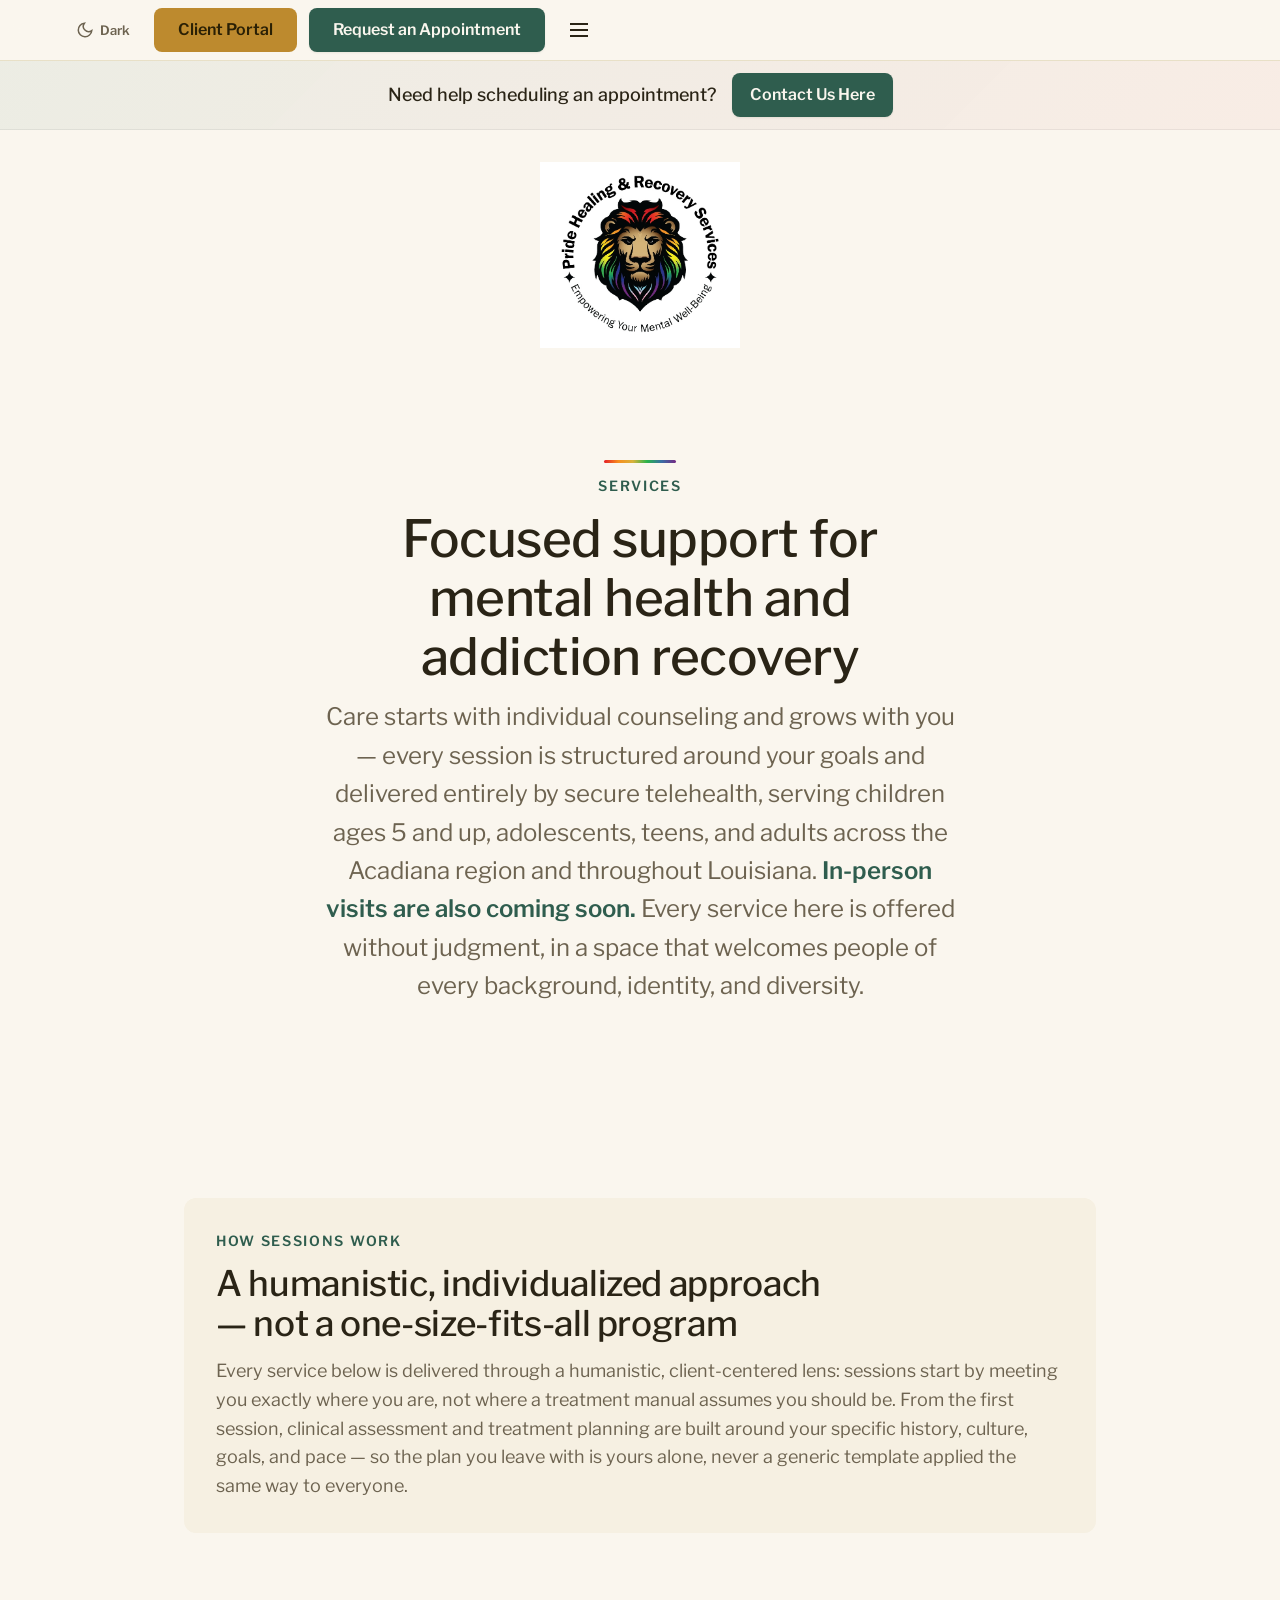
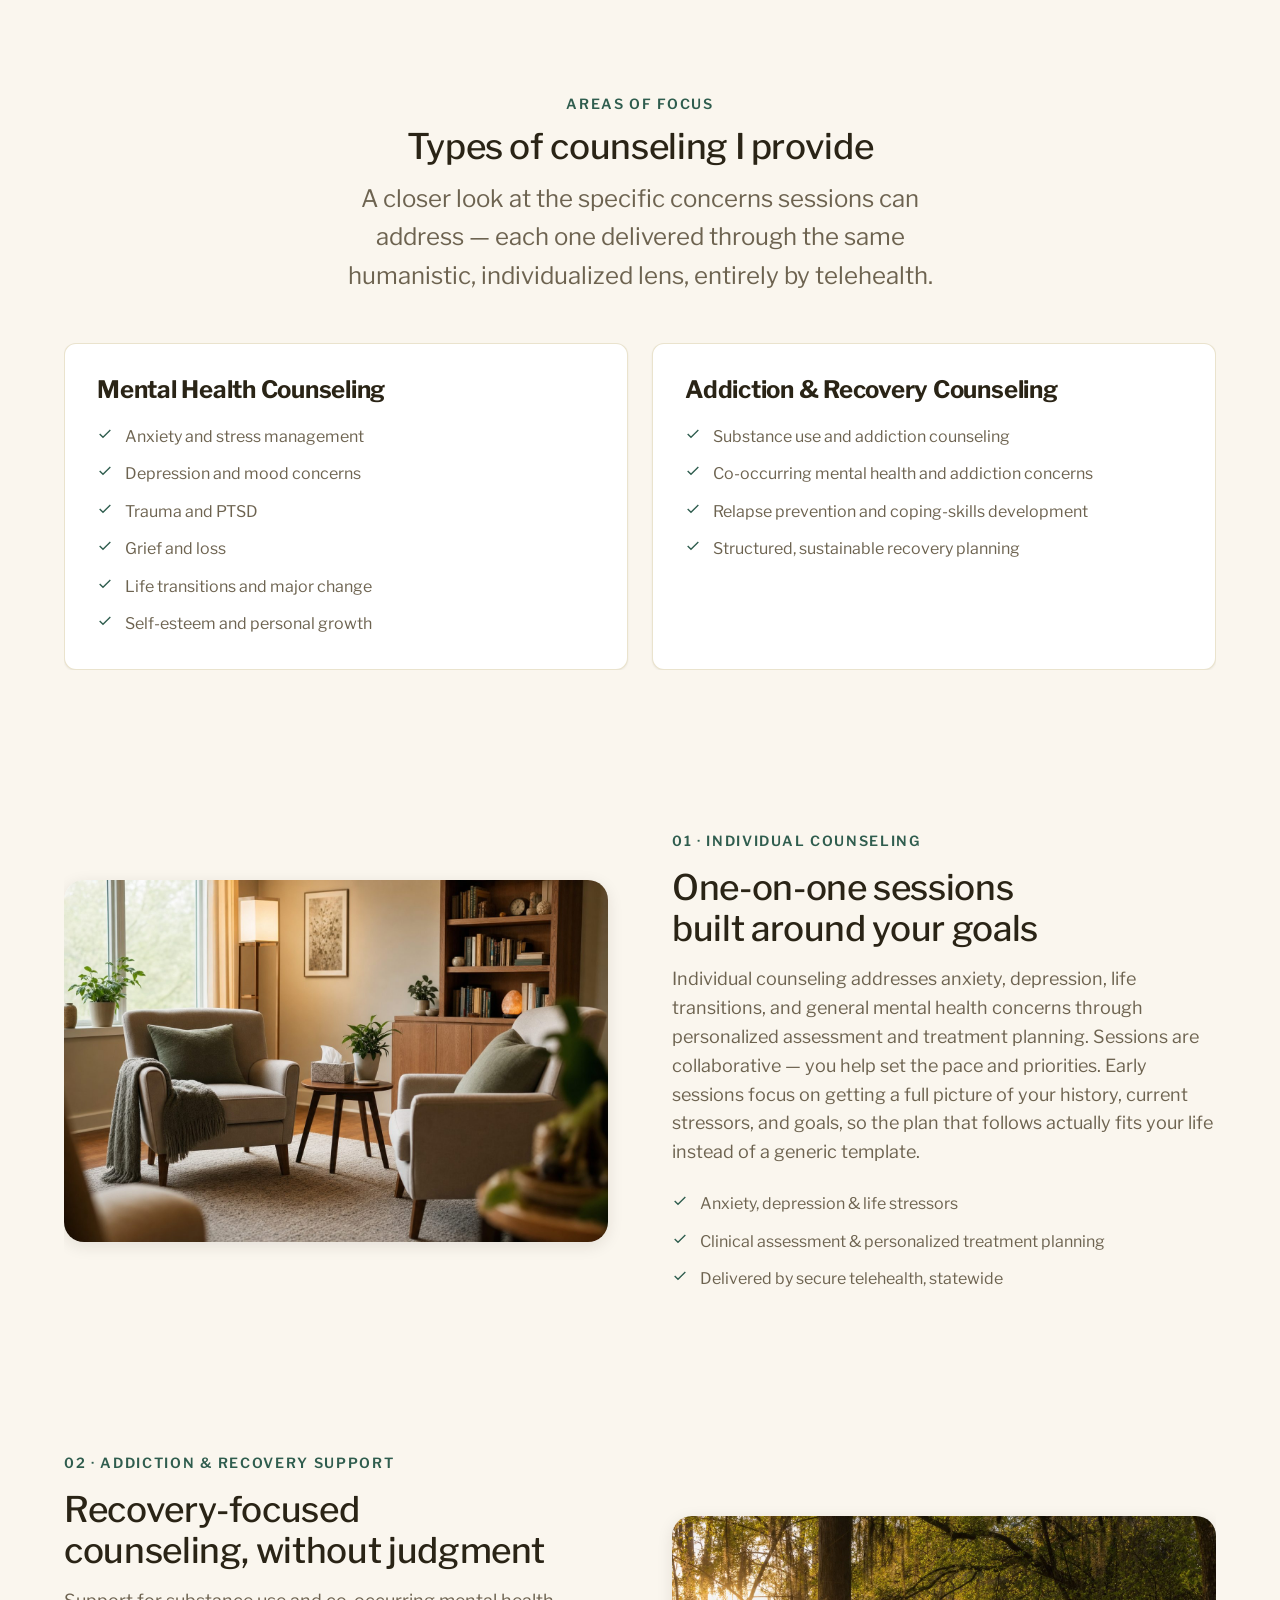
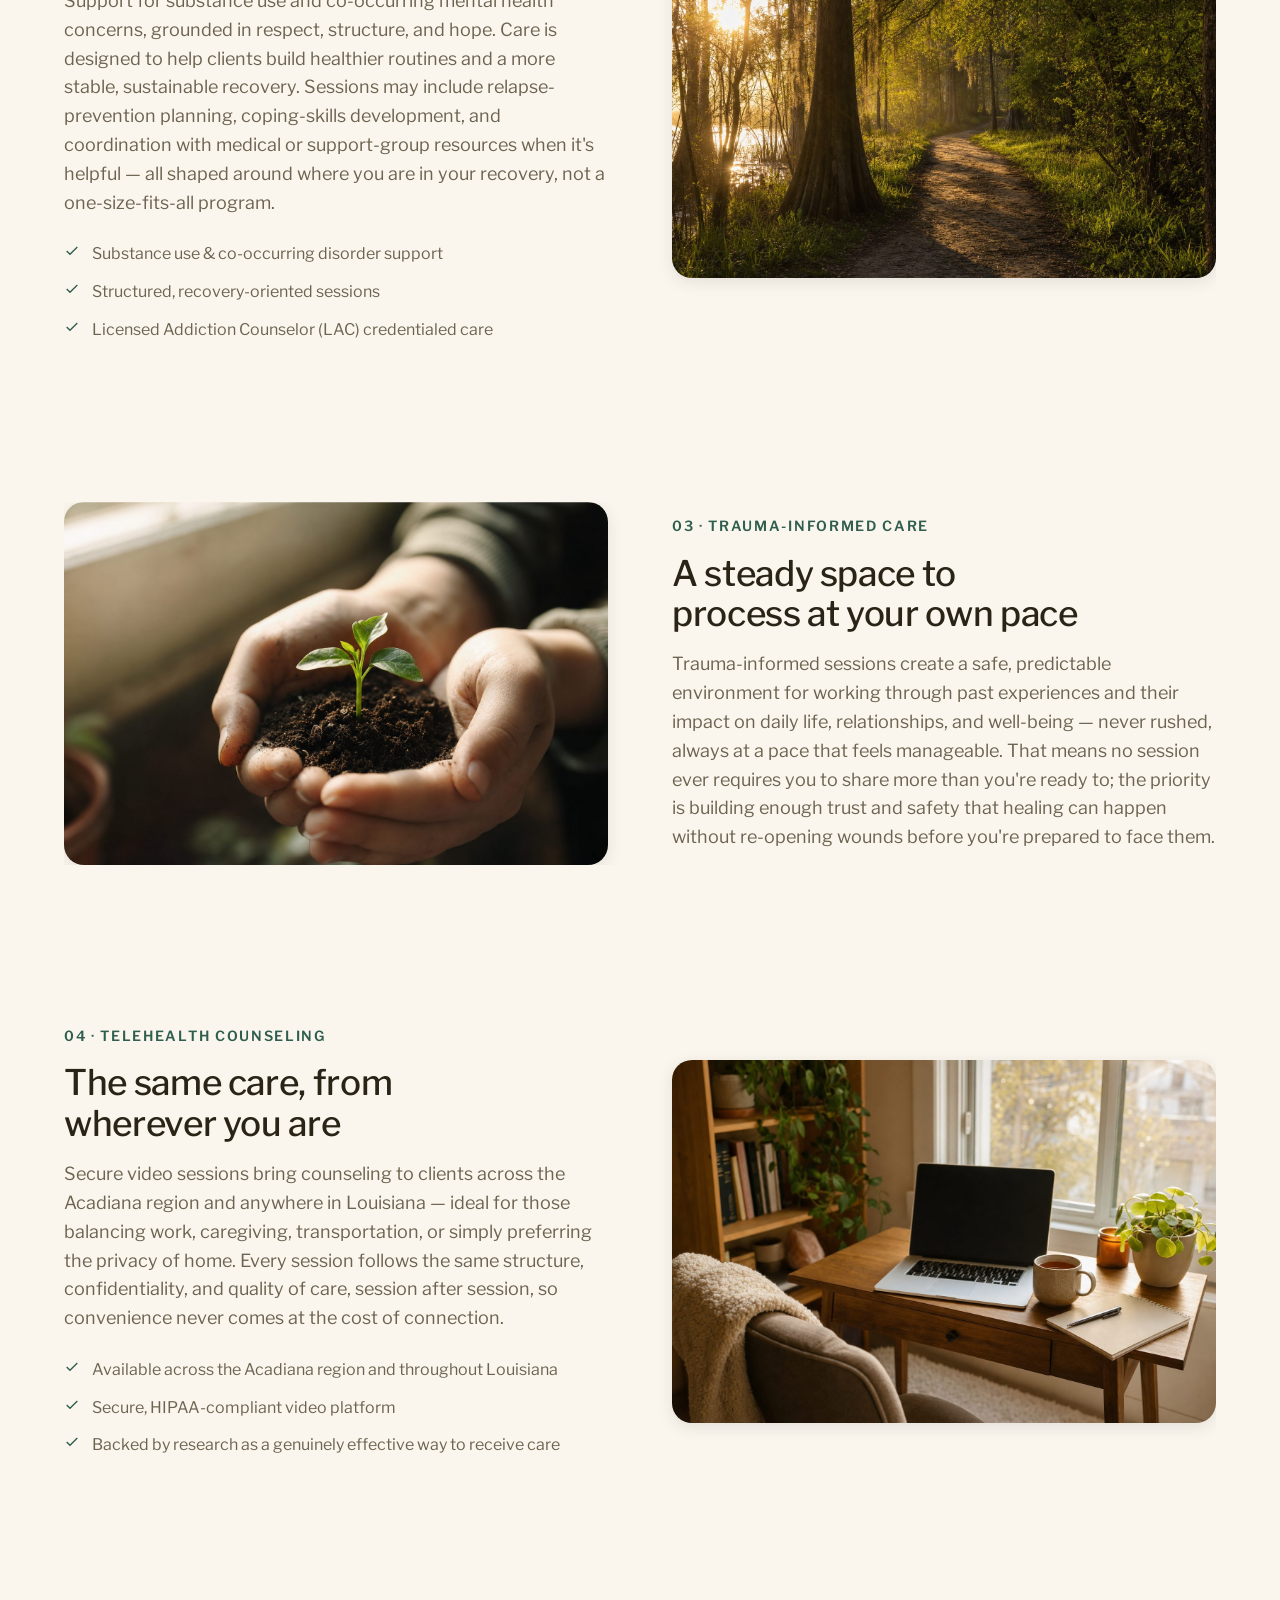
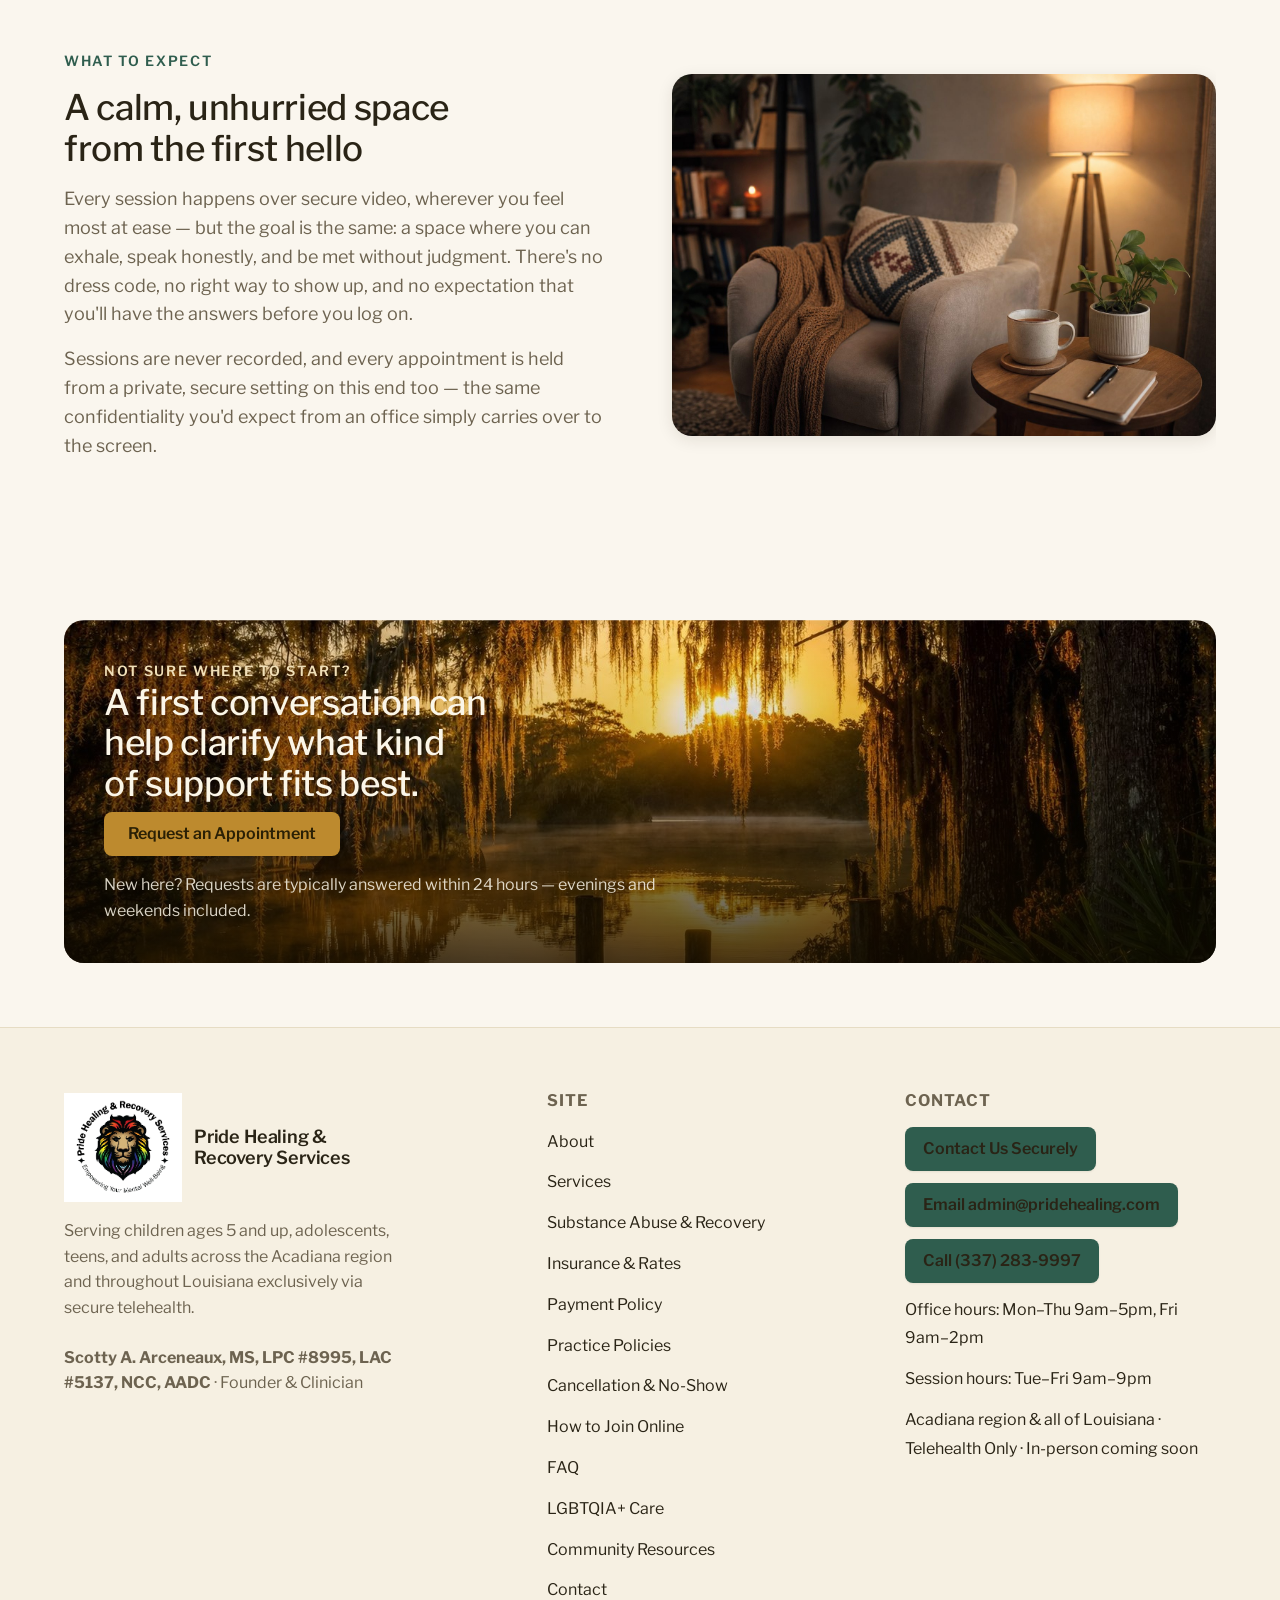
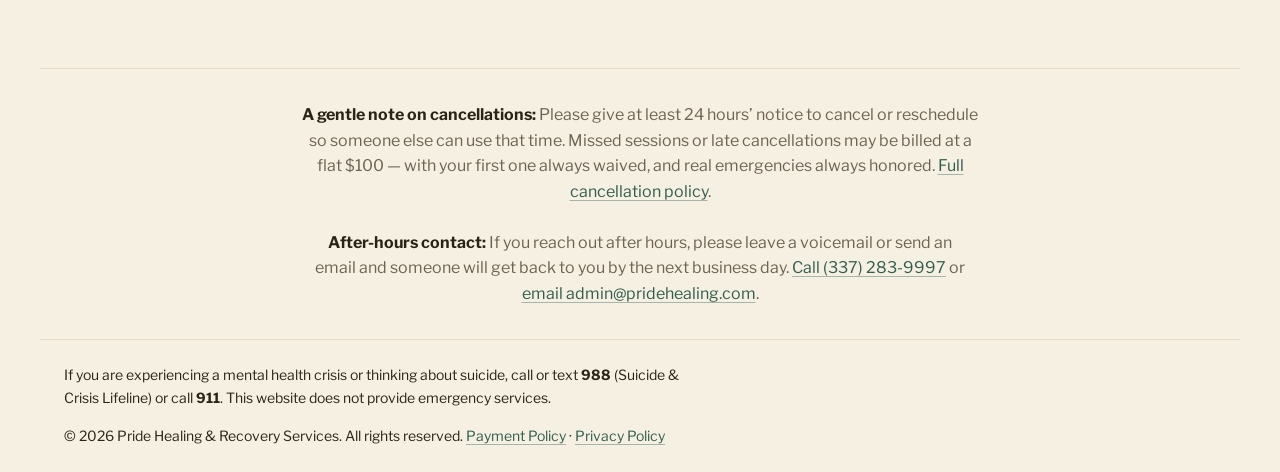
<file: services.html>
<!DOCTYPE html>
<html lang="en">
<head>
<meta charset="UTF-8" />
<meta name="viewport" content="width=device-width, initial-scale=1.0" />
<title>Services | Pride Healing & Recovery Services</title>
<meta name="description" content="Individual counseling, addiction and recovery support, trauma-informed care, and telehealth counseling for children ages 5 and up, adolescents, teens, and adults across the Acadiana region and throughout Louisiana." />
<link rel="icon" type="image/png" sizes="32x32" href="./assets/favicon-32.png" />
<link rel="apple-touch-icon" href="./assets/favicon-180.png" />
<link rel="preconnect" href="https://fonts.googleapis.com" />
<link rel="preconnect" href="https://fonts.gstatic.com" crossorigin />
<link href="https://fonts.googleapis.com/css2?family=Libre+Franklin:wght@300;400;500;600;700;800&display=swap" rel="stylesheet" />
<link href="https://api.fontshare.com/v2/css?f[]=zodiak@400,500,600&display=swap" rel="stylesheet" />
<link rel="stylesheet" href="./base.css" />
<link rel="stylesheet" href="./style.css" />
</head>
<body>
<a href="#main" class="skip-link">Skip to content</a>

<header class="header" data-header>
  <div class="container header__inner">
    <a href="./index.html" class="brand brand--home" aria-label="Pride Healing and Recovery Services home">
      <span class="visually-hidden">Home</span>
    </a>
    <nav class="nav" aria-label="Primary">
      <ul class="nav__list" role="list">
        <li><a class="nav__link" href="./index.html">Home</a></li>
        <li><a class="nav__link" href="./about.html">About</a></li>
        <li><a class="nav__link" href="./services.html" aria-current="page">Services</a></li>
        <li><a class="nav__link" href="./substance-abuse.html">Substance Abuse &amp; Recovery</a></li>
        <li><a class="nav__link" href="./insurance.html">Insurance &amp; Rates</a></li>
        <li><a class="nav__link" href="./faq.html">FAQ</a></li>
        <li><a class="nav__link" href="./lgbtqia.html">LGBTQIA+</a></li>
        <li><a class="nav__link" href="./resources.html">Resources</a></li>
        <li class="nav__item--menu">
          <button class="nav__link nav__link--menu" type="button" aria-expanded="false" aria-haspopup="true" data-nav-menu>Policies<svg class="nav__caret" width="10" height="6" viewBox="0 0 10 6" fill="none" stroke="currentColor" stroke-width="1.6" aria-hidden="true"><path d="M1 1l4 4 4-4"/></svg></button>
          <ul class="nav__submenu" role="list">
            <li><a href="./join-telehealth.html">How to Join Online</a></li>
            <li><a href="./practice-policies.html">Practice Policies</a></li>
            <li><a href="./cancellation-policy.html">Cancellation &amp; No-Show</a></li>
            <li><a href="./payment-policy.html">Payment Policy</a></li>
            <li><a href="./privacy-policy.html">Privacy Policy</a></li>
          </ul>
        </li>
        <li><a class="nav__link" href="./contact.html">Contact</a></li>
      </ul>
      <div class="nav__actions">
        <button class="theme-toggle" data-theme-toggle type="button" aria-label="Toggle dark mode" title="Switch between light and dark colors"><span class="theme-toggle__icon" aria-hidden="true"></span><span class="theme-toggle__text">Dark</span></button>
        <a class="btn btn--gold" href="https://pridehealing.clientsecure.me" target="_blank" rel="noopener noreferrer">Client Portal</a>
        <a class="btn btn--primary" href="https://pridehealing.clientsecure.me/request" target="_blank" rel="noopener noreferrer">Request an Appointment</a>
        <button class="nav-toggle" data-nav-open type="button" aria-label="Open menu" aria-expanded="false">
          <svg width="24" height="24" viewBox="0 0 24 24" fill="none" stroke="currentColor" stroke-width="2"><path d="M3 6h18M3 12h18M3 18h18"/></svg>
        </button>
      </div>
    </nav>
  </div>
</header>

<div class="scheduling-cta" role="region" aria-label="Scheduling help">
  <div class="container scheduling-cta__inner">
    <p class="scheduling-cta__text">Need help scheduling an appointment?</p>
    <a class="btn btn--primary btn--sm scheduling-cta__btn" href="./contact.html">Contact Us Here</a>
  </div>
</div>

<div class="mobile-nav" data-mobile-nav>
  <div class="mobile-nav__top">
    <span class="brand__name">Menu</span>
    <button data-nav-close type="button" aria-label="Close menu">
      <svg width="24" height="24" viewBox="0 0 24 24" fill="none" stroke="currentColor" stroke-width="2"><path d="M18 6 6 18M6 6l12 12"/></svg>
    </button>
  </div>
  <ul class="mobile-nav__list" role="list">
    <li><a href="./index.html">Home</a></li>
    <li><a href="./about.html">About</a></li>
    <li><a href="./services.html">Services</a></li>
    <li><a href="./substance-abuse.html">Substance Abuse &amp; Recovery</a></li>
    <li><a href="./insurance.html">Insurance &amp; Rates</a></li>
    <li><a href="./faq.html">FAQ</a></li>
    <li><a href="./lgbtqia.html">LGBTQIA+</a></li>
    <li><a href="./resources.html">Resources</a></li>
    <li><a href="./contact.html">Contact</a></li>
    <li class="mobile-nav__group"><span class="mobile-nav__grouplabel">Policies</span></li>
    <li><a href="./join-telehealth.html">How to Join Online</a></li>
    <li><a href="./practice-policies.html">Practice Policies</a></li>
    <li><a href="./cancellation-policy.html">Cancellation &amp; No-Show</a></li>
    <li><a href="./payment-policy.html">Payment Policy</a></li>
    <li><a href="./privacy-policy.html">Privacy Policy</a></li>
  </ul>
  <div class="mobile-nav__actions">
    <a class="btn btn--gold btn--full" href="https://pridehealing.clientsecure.me" target="_blank" rel="noopener noreferrer">Client Portal</a>
    <a class="btn btn--primary btn--full" href="https://pridehealing.clientsecure.me/request" target="_blank" rel="noopener noreferrer">Request an Appointment</a>
  </div>
</div>


<div class="site-logo">
  <a href="./index.html" class="site-logo__link" aria-label="Pride Healing and Recovery Services home">
    <img src="./assets/logo-badge.png" alt="Pride Healing &amp; Recovery Services emblem" width="613" height="569" loading="eager" />
  </a>
</div>

<main id="main">

  <section class="section--hero">
    <div class="container">
      <div class="section-head" data-reveal>
        <span class="pride-rule" aria-hidden="true"></span>
        <p class="eyebrow">Services</p>
        <h1>Focused support for mental health and addiction recovery</h1>
        <p class="lede">Care starts with individual counseling and grows with you — every session is structured around your goals and delivered entirely by secure telehealth, serving children ages 5 and up, adolescents, teens, and adults across the Acadiana region and throughout Louisiana. <span class="soon-note">In-person visits are also coming soon.</span> Every service here is offered without judgment, in a space that welcomes people of every background, identity, and diversity.</p>
      </div>
    </div>
  </section>

  <section class="section--tight">
    <div class="container container--narrow">
      <div class="callout" data-reveal>
        <p class="eyebrow">How Sessions Work</p>
        <h2>A humanistic, individualized approach &mdash; not a one-size-fits-all program</h2>
        <p class="muted">Every service below is delivered through a humanistic, client-centered lens: sessions start by meeting you exactly where you are, not where a treatment manual assumes you should be. From the first session, clinical assessment and treatment planning are built around your specific history, culture, goals, and pace &mdash; so the plan you leave with is yours alone, never a generic template applied the same way to everyone.</p>
      </div>
    </div>
  </section>

  <section>
    <div class="container">
      <div class="section-head" data-reveal>
        <p class="eyebrow">Areas of Focus</p>
        <h2>Types of counseling I provide</h2>
        <p class="lede">A closer look at the specific concerns sessions can address &mdash; each one delivered through the same humanistic, individualized lens, entirely by telehealth.</p>
      </div>
      <div class="card-grid" data-reveal>
        <div class="card">
          <h3>Mental Health Counseling</h3>
          <ul role="list">
            <li><svg class="icon" viewBox="0 0 24 24" fill="none" stroke="currentColor" stroke-width="2"><path d="M20 6 9 17l-5-5"/></svg>Anxiety and stress management</li>
            <li><svg class="icon" viewBox="0 0 24 24" fill="none" stroke="currentColor" stroke-width="2"><path d="M20 6 9 17l-5-5"/></svg>Depression and mood concerns</li>
            <li><svg class="icon" viewBox="0 0 24 24" fill="none" stroke="currentColor" stroke-width="2"><path d="M20 6 9 17l-5-5"/></svg>Trauma and PTSD</li>
            <li><svg class="icon" viewBox="0 0 24 24" fill="none" stroke="currentColor" stroke-width="2"><path d="M20 6 9 17l-5-5"/></svg>Grief and loss</li>
            <li><svg class="icon" viewBox="0 0 24 24" fill="none" stroke="currentColor" stroke-width="2"><path d="M20 6 9 17l-5-5"/></svg>Life transitions and major change</li>
            <li><svg class="icon" viewBox="0 0 24 24" fill="none" stroke="currentColor" stroke-width="2"><path d="M20 6 9 17l-5-5"/></svg>Self-esteem and personal growth</li>
          </ul>
        </div>
        <div class="card">
          <h3>Addiction &amp; Recovery Counseling</h3>
          <ul role="list">
            <li><svg class="icon" viewBox="0 0 24 24" fill="none" stroke="currentColor" stroke-width="2"><path d="M20 6 9 17l-5-5"/></svg>Substance use and addiction counseling</li>
            <li><svg class="icon" viewBox="0 0 24 24" fill="none" stroke="currentColor" stroke-width="2"><path d="M20 6 9 17l-5-5"/></svg>Co-occurring mental health and addiction concerns</li>
            <li><svg class="icon" viewBox="0 0 24 24" fill="none" stroke="currentColor" stroke-width="2"><path d="M20 6 9 17l-5-5"/></svg>Relapse prevention and coping-skills development</li>
            <li><svg class="icon" viewBox="0 0 24 24" fill="none" stroke="currentColor" stroke-width="2"><path d="M20 6 9 17l-5-5"/></svg>Structured, sustainable recovery planning</li>
          </ul>
        </div>
      </div>
    </div>
  </section>

  <section class="section--tight">
    <div class="container">
      <div class="split" data-reveal>
        <div class="split__media">
          <img src="./assets/counseling-room.jpg" alt="A calming counseling room set up for individual therapy sessions" width="1200" height="900" loading="lazy" />
        </div>
        <div class="split__content">
          <p class="eyebrow">01 &middot; Individual Counseling</p>
          <h2>One-on-one sessions built around your goals</h2>
          <p class="muted">Individual counseling addresses anxiety, depression, life transitions, and general mental health concerns through personalized assessment and treatment planning. Sessions are collaborative — you help set the pace and priorities. Early sessions focus on getting a full picture of your history, current stressors, and goals, so the plan that follows actually fits your life instead of a generic template.</p>
          <ul role="list">
            <li><svg class="icon" viewBox="0 0 24 24" fill="none" stroke="currentColor" stroke-width="2"><path d="M20 6 9 17l-5-5"/></svg>Anxiety, depression &amp; life stressors</li>
            <li><svg class="icon" viewBox="0 0 24 24" fill="none" stroke="currentColor" stroke-width="2"><path d="M20 6 9 17l-5-5"/></svg>Clinical assessment &amp; personalized treatment planning</li>
            <li><svg class="icon" viewBox="0 0 24 24" fill="none" stroke="currentColor" stroke-width="2"><path d="M20 6 9 17l-5-5"/></svg>Delivered by secure telehealth, statewide</li>
          </ul>
        </div>
      </div>
    </div>
  </section>

  <section>
    <div class="container">
      <div class="split split--reverse" data-reveal>
        <div class="split__media">
          <img src="./assets/recovery-path.jpg" alt="A sunlit forest path symbolizing the addiction recovery journey" width="1200" height="900" loading="lazy" />
        </div>
        <div class="split__content">
          <p class="eyebrow">02 &middot; Addiction &amp; Recovery Support</p>
          <h2>Recovery-focused counseling, without judgment</h2>
          <p class="muted">Support for substance use and co-occurring mental health concerns, grounded in respect, structure, and hope. Care is designed to help clients build healthier routines and a more stable, sustainable recovery. Sessions may include relapse-prevention planning, coping-skills development, and coordination with medical or support-group resources when it's helpful — all shaped around where you are in your recovery, not a one-size-fits-all program.</p>
          <ul role="list">
            <li><svg class="icon" viewBox="0 0 24 24" fill="none" stroke="currentColor" stroke-width="2"><path d="M20 6 9 17l-5-5"/></svg>Substance use &amp; co-occurring disorder support</li>
            <li><svg class="icon" viewBox="0 0 24 24" fill="none" stroke="currentColor" stroke-width="2"><path d="M20 6 9 17l-5-5"/></svg>Structured, recovery-oriented sessions</li>
            <li><svg class="icon" viewBox="0 0 24 24" fill="none" stroke="currentColor" stroke-width="2"><path d="M20 6 9 17l-5-5"/></svg>Licensed Addiction Counselor (LAC) credentialed care</li>
          </ul>
        </div>
      </div>
    </div>
  </section>

  <section class="section--tight">
    <div class="container">
      <div class="split" data-reveal>
        <div class="split__media">
          <img src="./assets/growth-hands.jpg" alt="Hands cupping soil with a new sprout, symbolizing trauma recovery and new beginnings" width="1200" height="900" loading="lazy" />
        </div>
        <div class="split__content">
          <p class="eyebrow">03 &middot; Trauma-Informed Care</p>
          <h2>A steady space to process at your own pace</h2>
          <p class="muted">Trauma-informed sessions create a safe, predictable environment for working through past experiences and their impact on daily life, relationships, and well-being — never rushed, always at a pace that feels manageable. That means no session ever requires you to share more than you're ready to; the priority is building enough trust and safety that healing can happen without re-opening wounds before you're prepared to face them.</p>
        </div>
      </div>
    </div>
  </section>

  <section>
    <div class="container">
      <div class="split split--reverse" data-reveal>
        <div class="split__media">
          <img src="./assets/telehealth-nook.jpg" alt="A cozy home setup with a laptop ready for a telehealth counseling session" width="1200" height="900" loading="lazy" />
        </div>
        <div class="split__content">
          <p class="eyebrow">04 &middot; Telehealth Counseling</p>
          <h2>The same care, from wherever you are</h2>
          <p class="muted">Secure video sessions bring counseling to clients across the Acadiana region and anywhere in Louisiana — ideal for those balancing work, caregiving, transportation, or simply preferring the privacy of home. Every session follows the same structure, confidentiality, and quality of care, session after session, so convenience never comes at the cost of connection.</p>
          <ul role="list">
            <li><svg class="icon" viewBox="0 0 24 24" fill="none" stroke="currentColor" stroke-width="2"><path d="M20 6 9 17l-5-5"/></svg>Available across the Acadiana region and throughout Louisiana</li>
            <li><svg class="icon" viewBox="0 0 24 24" fill="none" stroke="currentColor" stroke-width="2"><path d="M20 6 9 17l-5-5"/></svg>Secure, HIPAA-compliant video platform</li>
            <li><svg class="icon" viewBox="0 0 24 24" fill="none" stroke="currentColor" stroke-width="2"><path d="M20 6 9 17l-5-5"/></svg>Backed by research as a genuinely effective way to receive care</li>
          </ul>
        </div>
      </div>
    </div>
  </section>

  <section>
    <div class="container">
      <div class="split split--reverse" data-reveal>
        <div class="split__media">
          <img src="./assets/settle-in-nook.jpg" alt="A warm, cozy home reading nook with tea and soft lamp light, a calm space to settle into before a telehealth session" width="1200" height="900" loading="lazy" />
        </div>
        <div class="split__content">
          <p class="eyebrow">What To Expect</p>
          <h2>A calm, unhurried space from the first hello</h2>
          <p class="muted">Every session happens over secure video, wherever you feel most at ease — but the goal is the same: a space where you can exhale, speak honestly, and be met without judgment. There's no dress code, no right way to show up, and no expectation that you'll have the answers before you log on.</p>
          <p class="muted">Sessions are never recorded, and every appointment is held from a private, secure setting on this end too — the same confidentiality you'd expect from an office simply carries over to the screen.</p>
        </div>
      </div>
    </div>
  </section>

  <section class="section--tight">
    <div class="container">
      <div class="banner" data-reveal>
        <img src="./assets/hero-bayou.jpg" alt="A calm Louisiana bayou at sunrise" width="1300" height="731" loading="lazy" />
        <div class="banner__content">
          <p class="eyebrow" style="color:#f0dfb8;">Not Sure Where to Start?</p>
          <h2>A first conversation can help clarify what kind of support fits best.</h2>
          <div class="hero__actions">
            <a class="btn btn--gold" href="https://pridehealing.clientsecure.me/request" target="_blank" rel="noopener noreferrer">Request an Appointment</a>
          </div>
          <p class="muted" style="margin-top:var(--space-4);font-size:var(--text-sm);">New here? Requests are typically answered within 24 hours &mdash; evenings and weekends included.</p>
        </div>
      </div>
    </div>
  </section>

</main>

<footer class="footer">
  <div class="container footer__top">
    <div class="footer__brand">
      <a href="./index.html" class="brand brand--badge">
        <span class="brand__mark brand__mark--badge"><img src="./assets/logo-badge.png" alt="Pride Healing &amp; Recovery Services emblem" width="613" height="569" /></span>
        <span class="brand__wordmark">Pride Healing &amp;<br />Recovery Services</span>
      </a>
      <p class="muted" style="font-size:var(--text-sm);">Serving children ages 5 and up, adolescents, teens, and adults across the Acadiana region and throughout Louisiana exclusively via secure telehealth.</p>
      <p class="muted" style="font-size:var(--text-sm); margin-top:var(--space-2);"><strong>Scotty A. Arceneaux, MS, LPC #8995, LAC #5137, NCC, AADC</strong> &middot; Founder &amp; Clinician</p>
    </div>
    <div class="footer__col">
      <h4>Site</h4>
      <ul role="list">
        <li><a href="./about.html">About</a></li>
        <li><a href="./services.html">Services</a></li>
        <li><a href="./substance-abuse.html">Substance Abuse &amp; Recovery</a></li>
    <li><a href="./insurance.html">Insurance &amp; Rates</a></li>
        <li><a href="./payment-policy.html">Payment Policy</a></li>
        <li><a href="./practice-policies.html">Practice Policies</a></li>
        <li><a href="./cancellation-policy.html">Cancellation &amp; No-Show</a></li>
        <li><a href="./join-telehealth.html">How to Join Online</a></li>
        <li><a href="./faq.html">FAQ</a></li>
        <li><a href="./lgbtqia.html">LGBTQIA+ Care</a></li>
        <li><a href="./resources.html">Community Resources</a></li>
    <li><a href="./contact.html">Contact</a></li>
      </ul>
    </div>
    <div class="footer__col">
      <h4>Contact</h4>
      <ul role="list">
        <li><a class="btn btn--primary btn--sm" href="https://pridehealing.clientsecure.me/contact-widget" target="_blank" rel="noopener noreferrer">Contact Us Securely</a></li>
        <li><a class="btn btn--primary btn--sm" href="mailto:admin@pridehealing.com">Email admin@pridehealing.com</a></li>
        <li><a class="btn btn--primary btn--sm" href="tel:+13372839997">Call (337) 283-9997</a></li>
        <li><span class="muted" style="font-size:var(--text-sm);">Office hours: Mon&ndash;Thu 9am&ndash;5pm, Fri 9am&ndash;2pm</span></li>
        <li><span class="muted" style="font-size:var(--text-sm);">Session hours: Tue&ndash;Fri 9am&ndash;9pm</span></li>
        <li><span class="muted" style="font-size:var(--text-sm);">Acadiana region &amp; all of Louisiana &middot; Telehealth Only &middot; In-person coming soon</span></li>
      </ul>
    </div>
  </div>
  <div class="container footer__bottom footer__bottom--practice-info">
    <div class="footer__practice-info">
      <p class="footer__practice-info-item"><strong>A gentle note on cancellations:</strong> Please give at least 24 hours’ notice to cancel or reschedule so someone else can use that time. Missed sessions or late cancellations may be billed at a flat $100 — with your first one always waived, and real emergencies always honored. <a class="underline-link" href="./cancellation-policy.html">Full cancellation policy</a>.</p>
      <p class="footer__practice-info-item"><strong>After-hours contact:</strong> If you reach out after hours, please leave a voicemail or send an email and someone will get back to you by the next business day. <a class="underline-link" href="tel:+13372839997">Call (337) 283-9997</a> or <a class="underline-link" href="mailto:admin@pridehealing.com">email admin@pridehealing.com</a>.</p>
    </div>
  </div>
  <div class="container footer__bottom">
    <p class="footer__legal">If you are experiencing a mental health crisis or thinking about suicide, call or text <strong>988</strong> (Suicide &amp; Crisis Lifeline) or call <strong>911</strong>. This website does not provide emergency services.</p>
    <p>&copy; 2026 Pride Healing &amp; Recovery Services. All rights reserved. <a class="underline-link" href="./payment-policy.html">Payment Policy</a> &middot; <a class="underline-link" href="./privacy-policy.html">Privacy Policy</a></p>
  </div>
</footer>
<script src="./app.js" defer></script>
<script data-pplx-inline-edit>
(function () {
  if (window === window.top) return;

  const allowedParentOrigins = ["https://www.perplexity.ai","https://perplexity.ai","https://testing.perplexity.ai","https://staging.perplexity.ai","https://*.preview.i.perplexity.ai","http://perplexity.localhost","http://localhost:1420","http://127.0.0.1:1420","http://localhost:3000","http://127.0.0.1:3000","http://localhost:5173","http://127.0.0.1:5173"];
  const MAX_FONT_BYTES = 500 * 1024;
  const MAX_TOTAL_FONT_BYTES = 2 * 1024 * 1024;
  let scrollForwarding = false;
  let scrollRaf = 0;
  let trustedTopOrigin = null;

  // Allow entries like "https://*.preview.i.perplexity.ai" — the wildcard
  // matches a single DNS label (no dots), so "https://*.foo" cannot stretch
  // across multiple labels.
  function matchesAllowedOrigin(origin) {
    if (!origin) return false;
    for (const entry of allowedParentOrigins) {
      if (!entry.includes("*")) {
        if (entry === origin) return true;
        continue;
      }
      const pattern = new RegExp(
        "^" +
          entry.replace(/[.+?^${}()|[\]\\]/g, "\\$&").replace(/\*/g, "[^.]+") +
          "$",
      );
      if (pattern.test(origin)) return true;
    }
    return false;
  }

  // Trust decision: when the sender is same-origin-visible (event.origin is a
  // real origin like https://www.perplexity.ai) we trust event.origin directly.
  // When event.origin is "null" (opaque broker srcdoc), we fall back to the
  // broker's stamped `parentOrigin` to identify the top window. The fallback
  // is claim-only — we rely on the browser's native `targetOrigin` enforcement
  // on the response path (see postToTrustedTop) to ensure replies can't be
  // delivered to anyone but the actual top window of that claimed origin.
  function getTrustedParentOrigin(event) {
    const forwardedParentOrigin =
      typeof event.data.parentOrigin === "string" ? event.data.parentOrigin : null;
    const parentOrigin = event.origin === "null" ? forwardedParentOrigin : event.origin;
    return matchesAllowedOrigin(parentOrigin) ? parentOrigin : null;
  }

  // All responses go to window.top with targetOrigin = the allowlisted origin.
  // An attacker that iframes us inside their own null-origin broker can claim
  // any parentOrigin they like, but the browser will drop the reply whenever
  // the real top's origin doesn't match — so the screenshot never leaves.
  function postToTrustedTop(message) {
    if (!trustedTopOrigin) return;
    try {
      window.top.postMessage(message, trustedTopOrigin);
    } catch (_error) {}
  }

  function inlineAll(original, clone) {
    if (original.nodeType !== 1 || clone.nodeType !== 1) return;

    try {
      const computedStyle = getComputedStyle(original);
      // cssText on a computed style is the serialized declaration in modern
      // Chromium/Safari — a single read beats enumerating ~400 longhand
      // properties. Firefox returns "" here, so we fall back on empty.
      const serialized = computedStyle.cssText;
      if (serialized) {
        clone.style.cssText = serialized;
      } else {
        const parts = new Array(computedStyle.length);
        for (let index = 0; index < computedStyle.length; index += 1) {
          const property = computedStyle[index];
          parts[index] = `${property}:${computedStyle.getPropertyValue(property)};`;
        }
        clone.style.cssText = parts.join("");
      }
    } catch (_error) {}

    const originalChildren = original.children;
    const clonedChildren = clone.children;
    for (
      let index = 0;
      index < originalChildren.length && index < clonedChildren.length;
      index += 1
    ) {
      inlineAll(originalChildren[index], clonedChildren[index]);
    }
  }

  function extractFontUrl(srcValue) {
    const matches = [
      ...srcValue.matchAll(
        /url\(["']?([^"')]+)["']?\)(?:\s*format\(["']?([^"')]+)["']?\))?/gi,
      ),
    ];
    if (matches.length === 0) return null;
    const woff2 = matches.find((m) => m[2] && m[2].toLowerCase().includes("woff2"));
    if (woff2) return woff2[1];
    const woff = matches.find((m) => m[2] && m[2].toLowerCase().includes("woff"));
    if (woff) return woff[1];
    return matches[0][1];
  }

  // Cache resolved font URL -> data URI across captures. Fonts on a page
  // essentially never change, and a batch run emits multiple captures back to
  // back — without this we'd refetch + re-base64 every time.
  const fontDataUriCache = new Map();
  const SRC_DECLARATION_RE = /src\s*:\s*[^;}]+/i;

  async function fetchAsDataUri(url) {
    if (fontDataUriCache.has(url)) return fontDataUriCache.get(url);
    let dataUri = null;
    try {
      const response = await fetch(url, { mode: "cors", credentials: "omit" });
      if (response.ok) {
        const blob = await response.blob();
        if (blob.size <= MAX_FONT_BYTES) {
          dataUri = await new Promise((resolve) => {
            const reader = new FileReader();
            reader.onloadend = () =>
              resolve(typeof reader.result === "string" ? reader.result : null);
            reader.onerror = () => resolve(null);
            reader.readAsDataURL(blob);
          });
        }
      }
    } catch (_error) {
      dataUri = null;
    }
    fontDataUriCache.set(url, dataUri);
    return dataUri;
  }

  function collectFontFaceRuleTexts() {
    const rules = [];
    for (const sheet of document.styleSheets) {
      let cssRules;
      try {
        cssRules = sheet.cssRules;
      } catch (_error) {
        continue;
      }
      if (!cssRules) continue;
      for (const rule of cssRules) {
        const cssText = rule.cssText || "";
        if (cssText.startsWith("@font-face")) rules.push(cssText);
      }
    }
    return rules;
  }

  async function buildInlinedFontCss() {
    const ruleTexts = collectFontFaceRuleTexts();
    if (ruleTexts.length === 0) return null;

    const resolved = ruleTexts.map((cssText) => {
      if (!SRC_DECLARATION_RE.test(cssText)) return null;
      const srcMatch = cssText.match(/src\s*:\s*([^;}]+)[;}]/i);
      if (!srcMatch) return null;
      const url = extractFontUrl(srcMatch[1]);
      if (!url) return null;
      try {
        return { cssText, url: new URL(url, document.baseURI).href };
      } catch (_error) {
        return null;
      }
    });

    const dataUris = await Promise.all(
      resolved.map((entry) => (entry ? fetchAsDataUri(entry.url) : Promise.resolve(null))),
    );

    const inlined = [];
    let totalBytes = 0;
    for (let index = 0; index < resolved.length; index += 1) {
      const entry = resolved[index];
      const dataUri = dataUris[index];
      if (!entry || !dataUri) continue;
      const approxBytes = dataUri.length * 0.75;
      if (totalBytes + approxBytes > MAX_TOTAL_FONT_BYTES) break;
      totalBytes += approxBytes;
      inlined.push(entry.cssText.replace(SRC_DECLARATION_RE, `src: url("${dataUri}")`));
    }
    return inlined.length > 0 ? inlined.join("\n") : null;
  }

  function stripExternal(clone) {
    const images = clone.querySelectorAll("img");
    for (let index = 0; index < images.length; index += 1) {
      const src = images[index].getAttribute("src");
      if (src && !src.startsWith("data:")) images[index].removeAttribute("src");
    }

    const elements = clone.querySelectorAll("*");
    for (let index = 0; index < elements.length; index += 1) {
      const style = elements[index].style.cssText;
      if (style && style.includes("url(")) {
        elements[index].style.cssText = style.replace(
          /url\(["']?(?!data:)[^)"']*["']?\)/gi,
          "none",
        );
      }
    }
  }

  function emitScroll() {
    scrollRaf = 0;
    if (!scrollForwarding) return;
    postToTrustedTop({
      type: "INLINE_EDIT_SCROLL",
      scrollX: window.scrollX,
      scrollY: window.scrollY,
    });
  }

  window.addEventListener(
    "scroll",
    function () {
      if (!scrollForwarding || scrollRaf) return;
      scrollRaf = requestAnimationFrame(emitScroll);
    },
    { passive: true, capture: true },
  );

  async function handleCaptureRequest(event) {
    const requestId = event.data.requestId;
    const scrollX = window.scrollX;
    const scrollY = window.scrollY;
    const width = window.innerWidth;
    const height = window.innerHeight;

    function postResult(dataUrl) {
      postToTrustedTop({
        type: "INLINE_EDIT_SCREENSHOT_RESULT",
        requestId,
        dataUrl,
        scrollX,
        scrollY,
      });
    }

    try {
      // Wait for any pending web fonts to resolve so both inline metrics and
      // the @font-face inlining below see the same loaded faces.
      if (document.fonts && document.fonts.ready) {
        try {
          await document.fonts.ready;
        } catch (_error) {}
      }

      const clone = document.documentElement.cloneNode(true);
      inlineAll(document.documentElement, clone);

      const removedNodes = clone.querySelectorAll("script,link[rel=\"stylesheet\"],style");
      for (let index = 0; index < removedNodes.length; index += 1) {
        removedNodes[index].remove();
      }

      stripExternal(clone);

      // Re-embed web fonts as data-URI @font-face rules so the SVG rasterizer
      // can resolve them — external font URLs aren't fetched during
      // foreignObject rendering, which would otherwise force a fallback face
      // and change text metrics.
      const inlinedFontCss = await buildInlinedFontCss();
      if (inlinedFontCss) {
        const styleEl = document.createElement("style");
        styleEl.textContent = inlinedFontCss;
        const head = clone.querySelector("head");
        if (head) head.appendChild(styleEl);
        else clone.insertBefore(styleEl, clone.firstChild);
      }

      const html = new XMLSerializer().serializeToString(clone);
      const svg =
        `<svg xmlns="http://www.w3.org/2000/svg" width="${width}" height="${height}">` +
        '<foreignObject width="100%" height="100%">' +
        `<div xmlns="http://www.w3.org/1999/xhtml" style="width:${width}px;height:${height}px;overflow:hidden">` +
        `<div style="position:relative;left:-${scrollX}px;top:-${scrollY}px">` +
        html +
        "</div></div></foreignObject></svg>";
      const svgUrl = `data:image/svg+xml;charset=utf-8,${encodeURIComponent(svg)}`;
      const image = new Image();
      image.onload = function () {
        const canvas = document.createElement("canvas");
        canvas.width = width;
        canvas.height = height;
        canvas.getContext("2d").drawImage(image, 0, 0);
        postResult(canvas.toDataURL("image/png"));
      };
      image.onerror = function () {
        postResult(null);
      };
      image.src = svgUrl;
    } catch (_error) {
      postResult(null);
    }
  }

  window.addEventListener("message", function (event) {
    if (!event.data) return;
    // Only accept messages from the direct parent frame. Blocks sibling /
    // unrelated-window postMessage senders that could otherwise reach us.
    if (event.source !== window.parent) return;

    const trustedParentOrigin = getTrustedParentOrigin(event);
    if (!trustedParentOrigin) return;
    trustedTopOrigin = trustedParentOrigin;

    if (event.data.type === "INLINE_EDIT_SCROLL_START") {
      scrollForwarding = true;
      emitScroll();
      return;
    }

    if (event.data.type === "INLINE_EDIT_SCROLL_STOP") {
      scrollForwarding = false;
      if (scrollRaf) cancelAnimationFrame(scrollRaf);
      scrollRaf = 0;
      return;
    }

    if (event.data.type !== "INLINE_EDIT_CAPTURE_REQUEST") return;

    handleCaptureRequest(event);
  });
})();


</script></body>
</html>
</file>
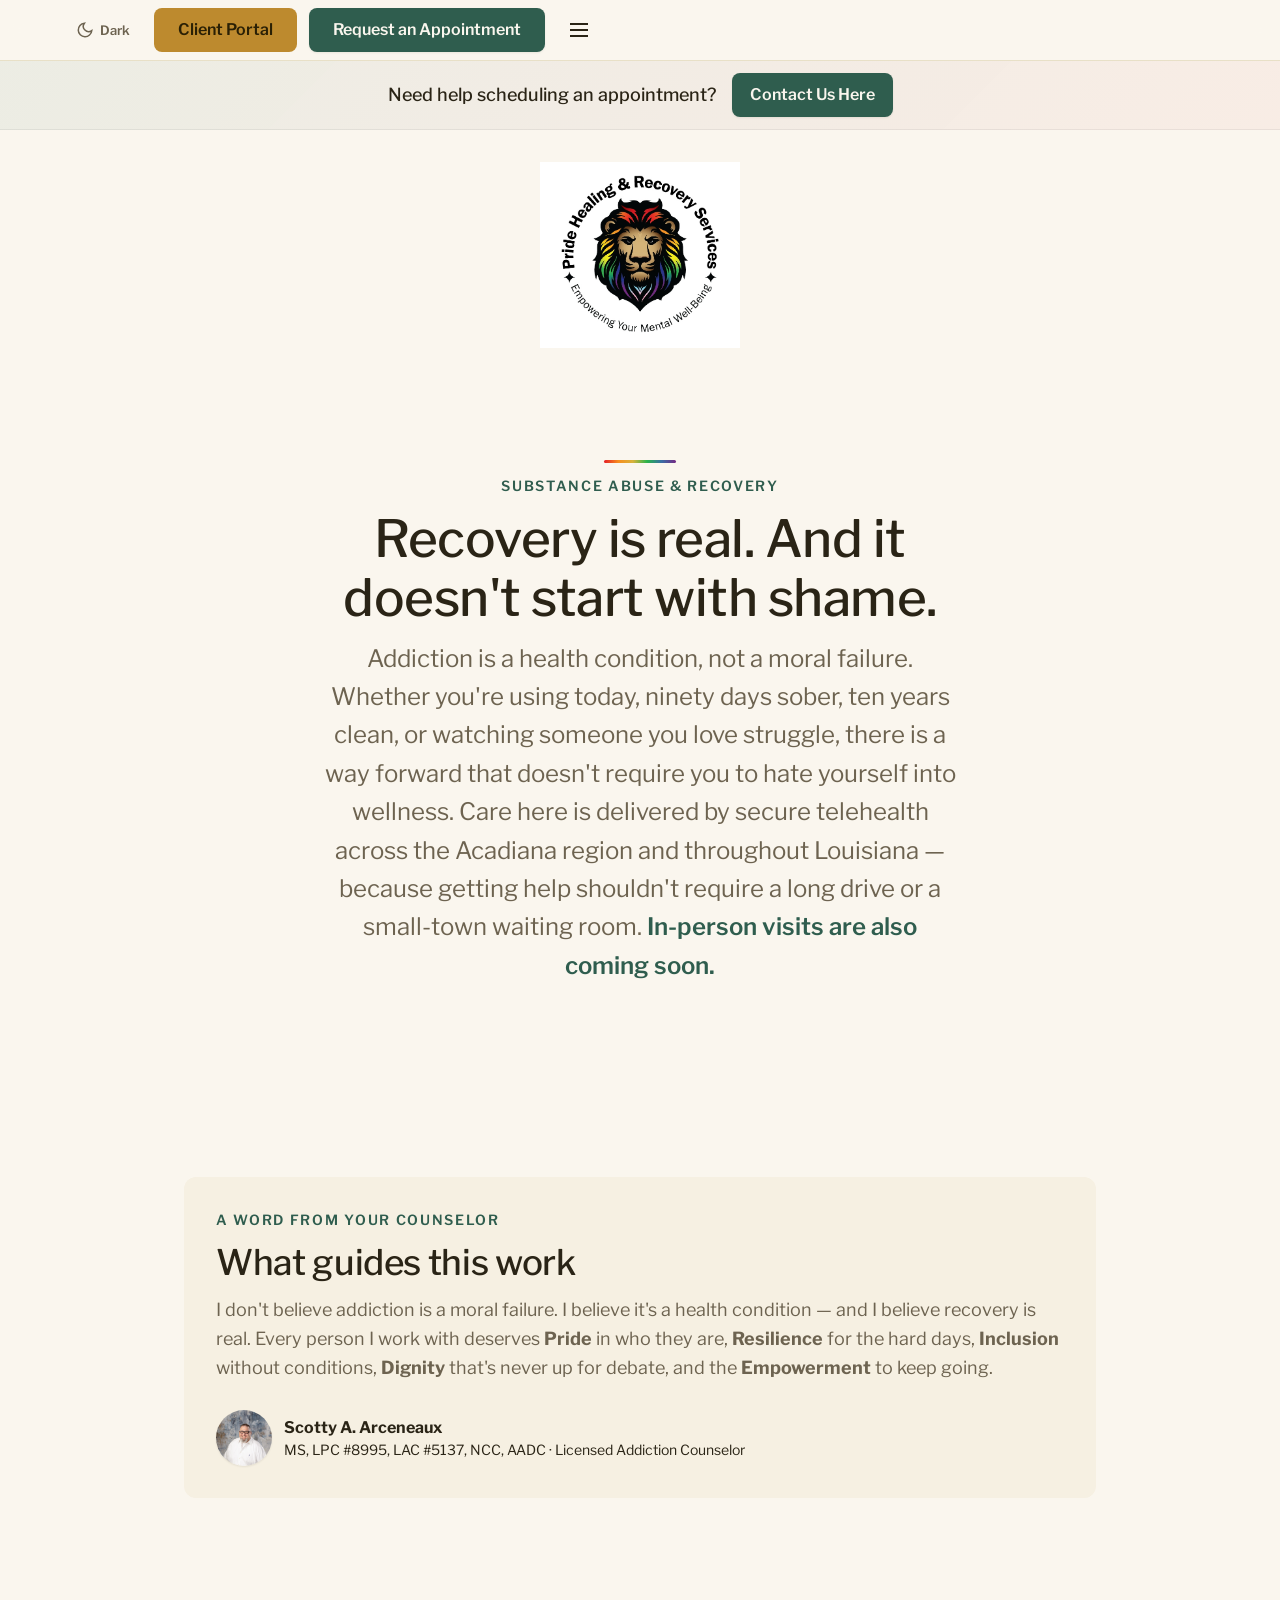
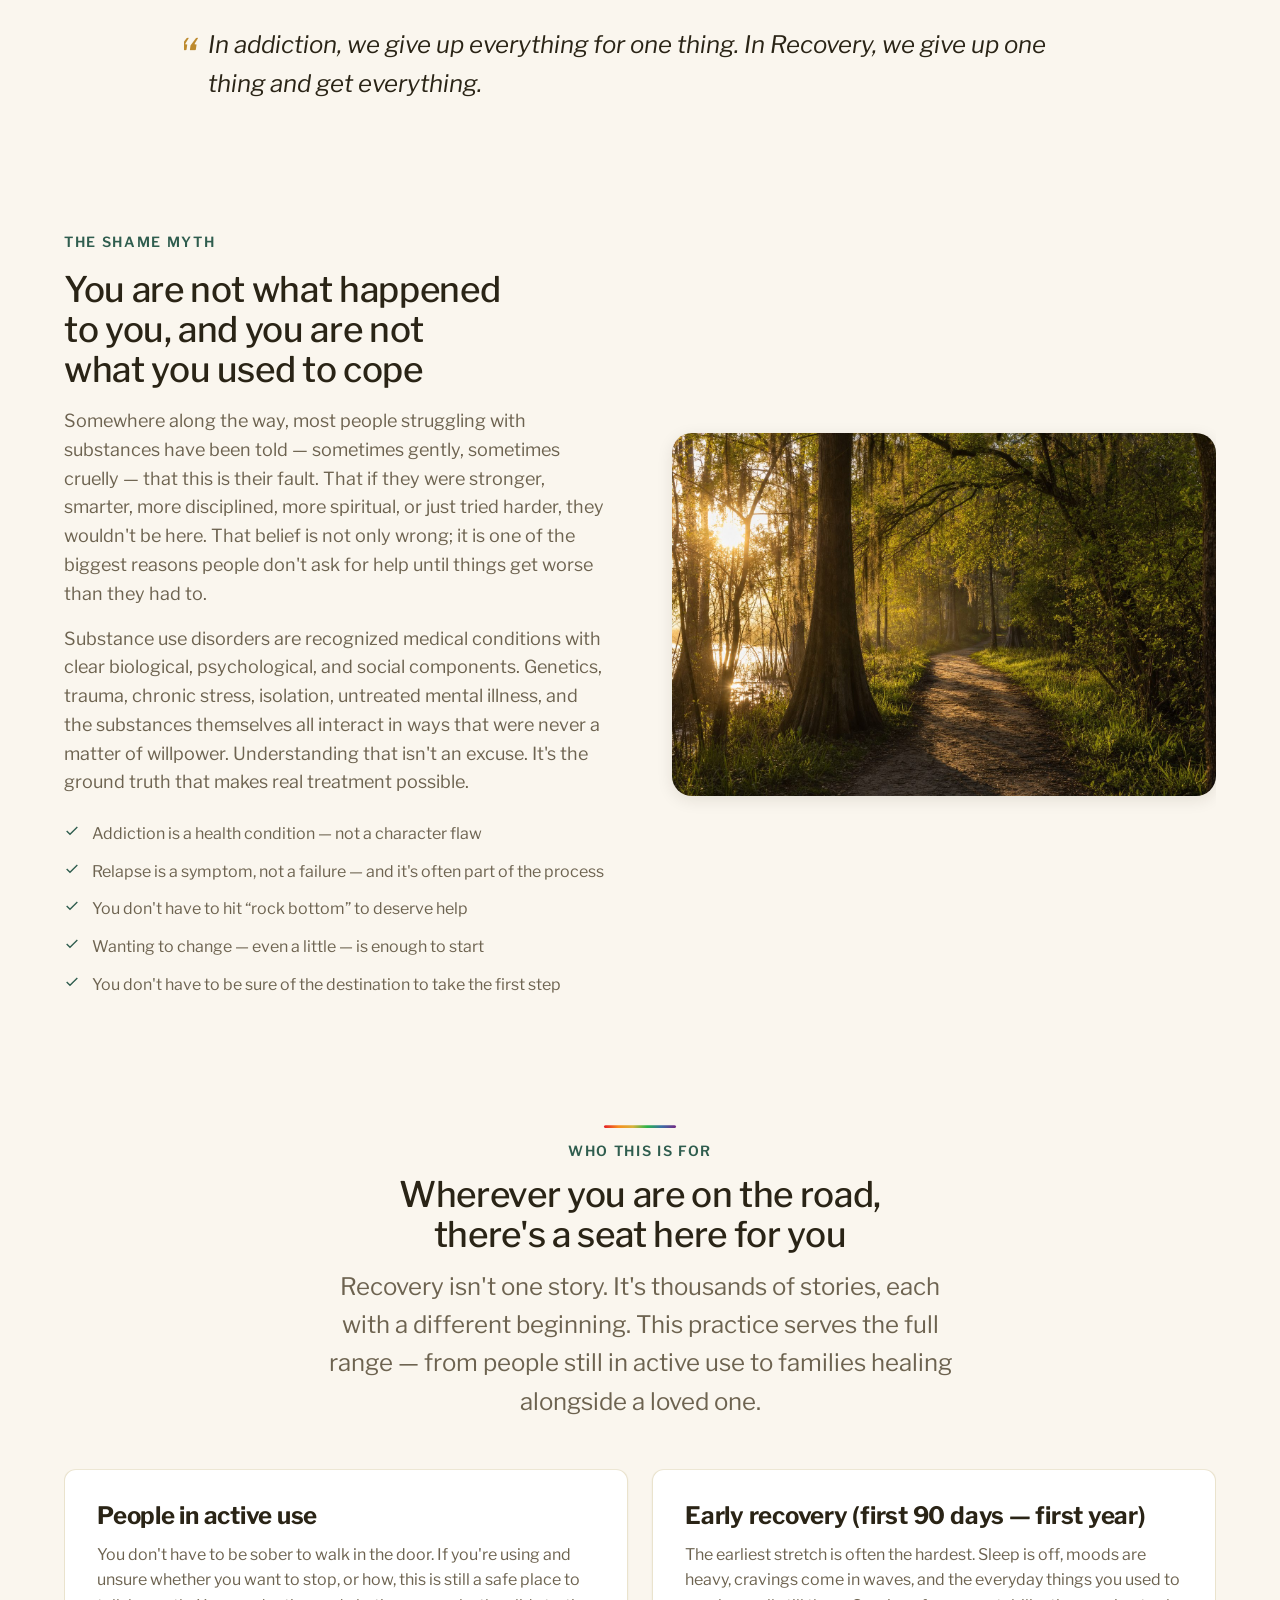
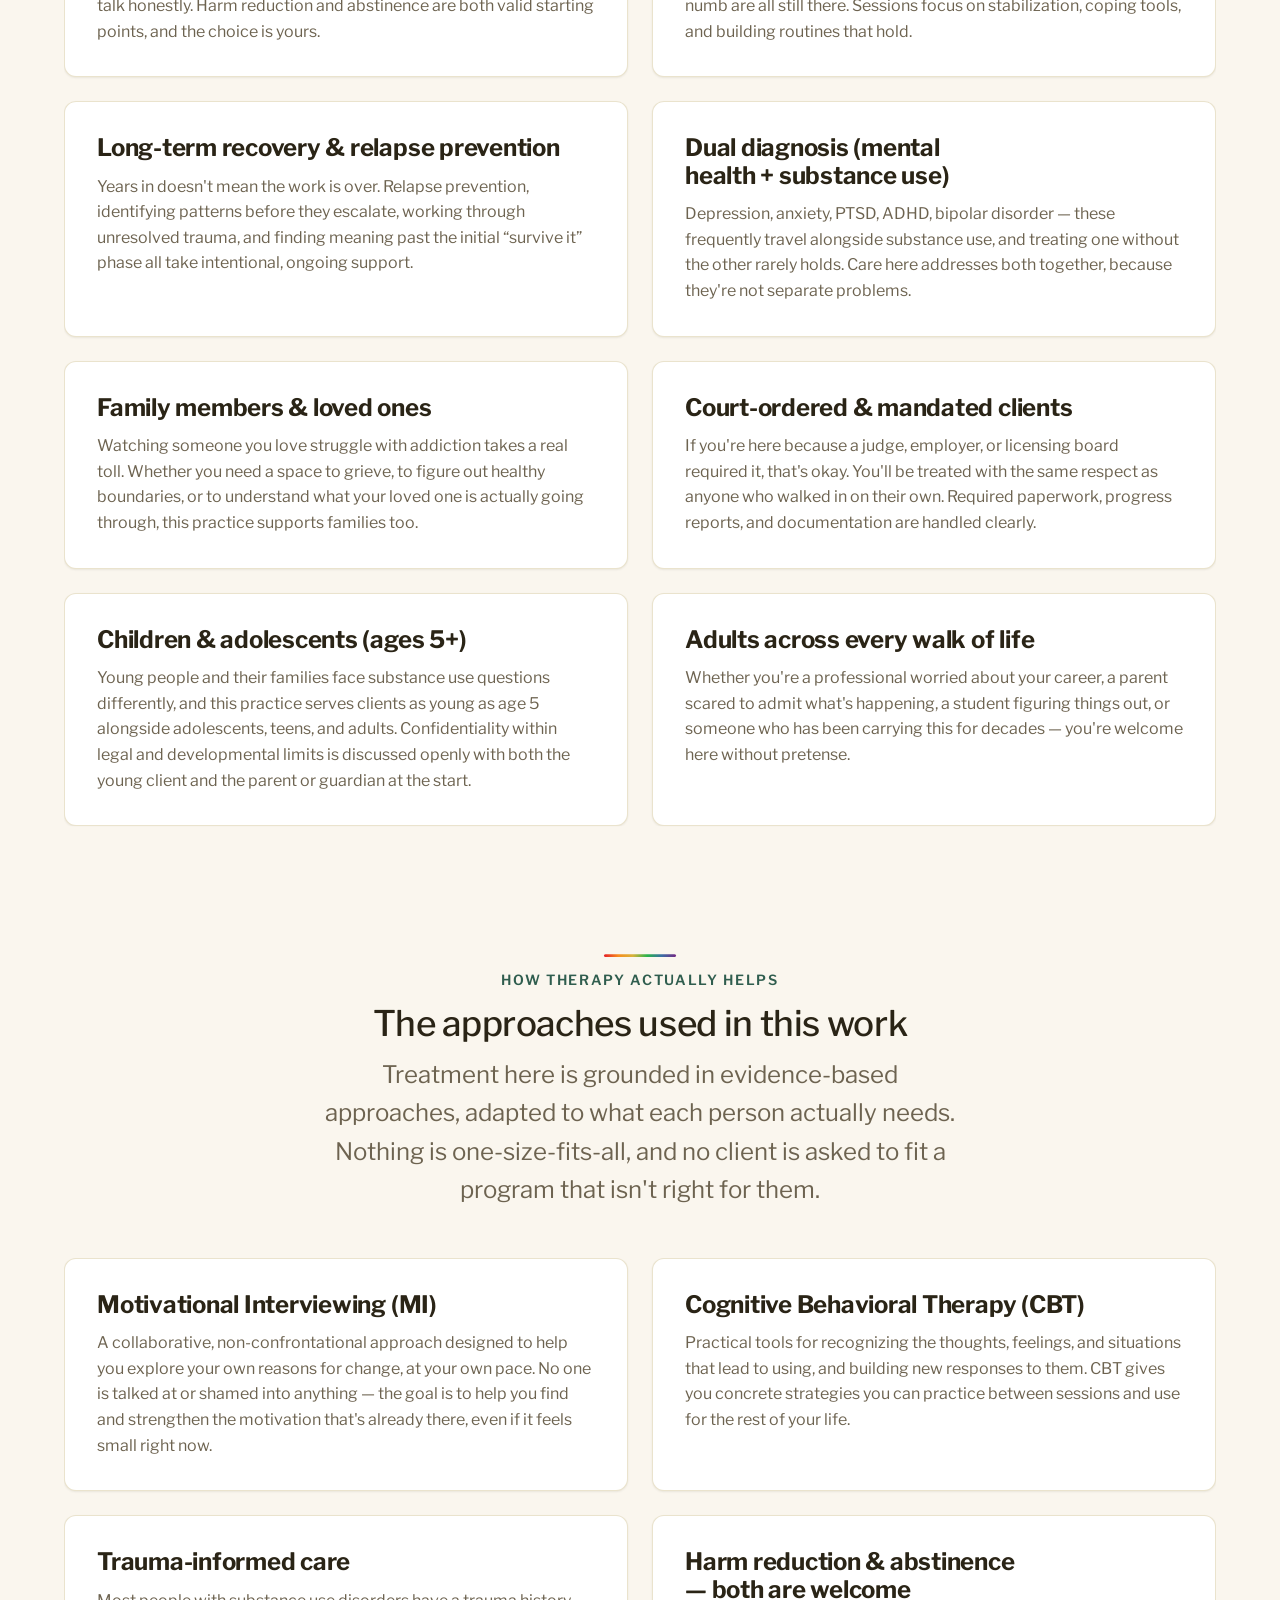
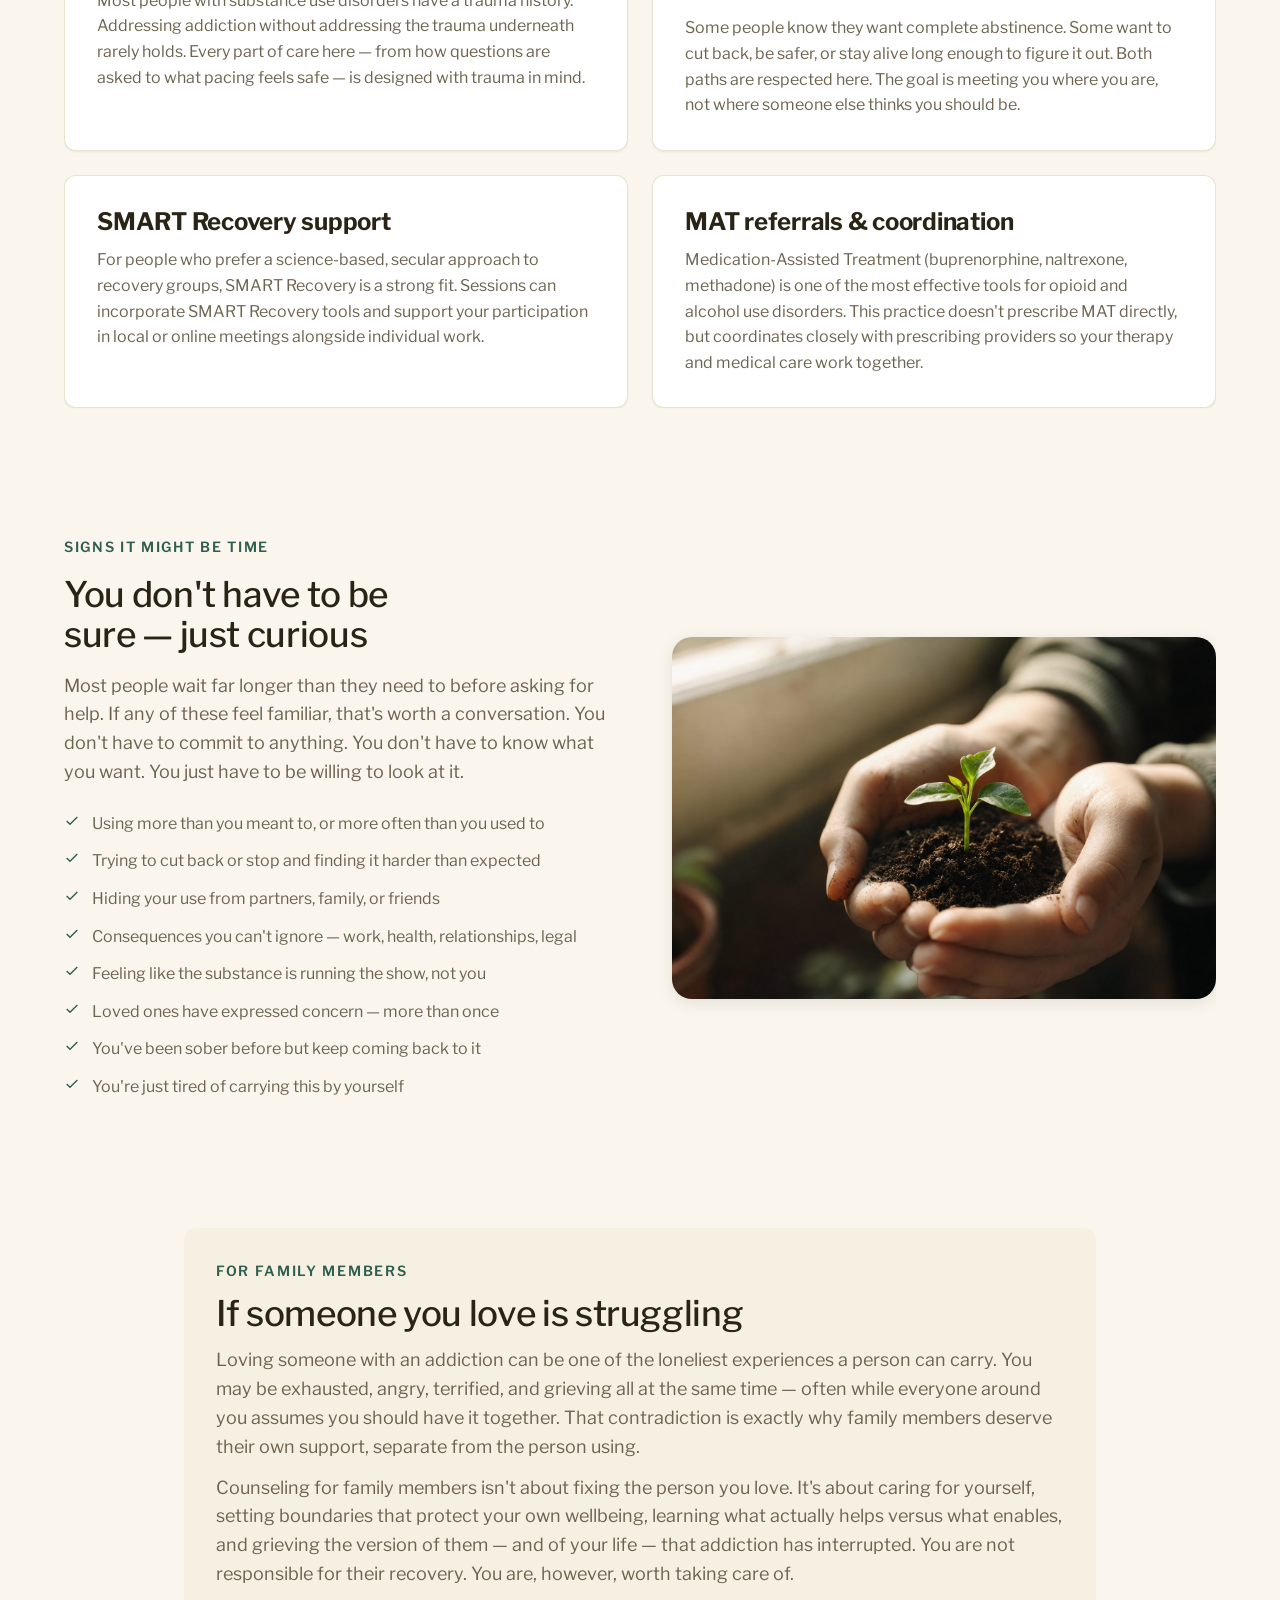
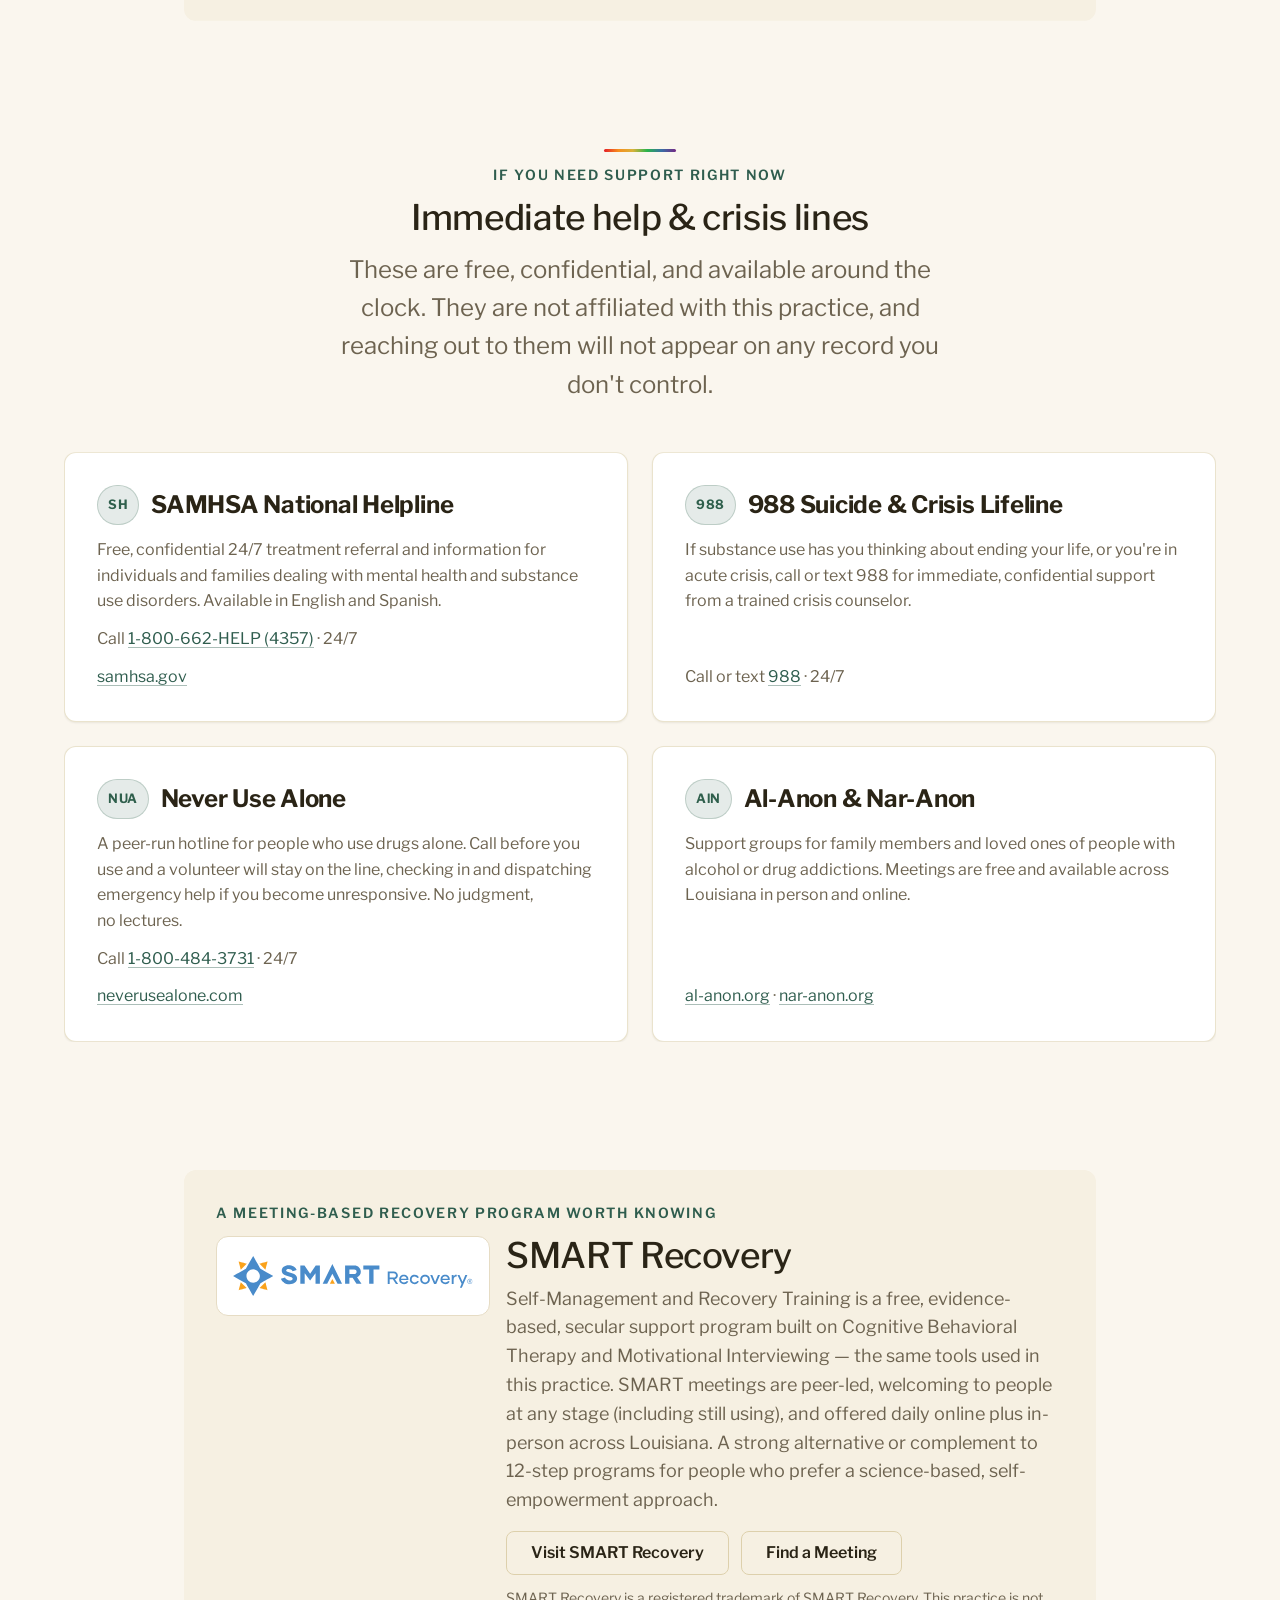
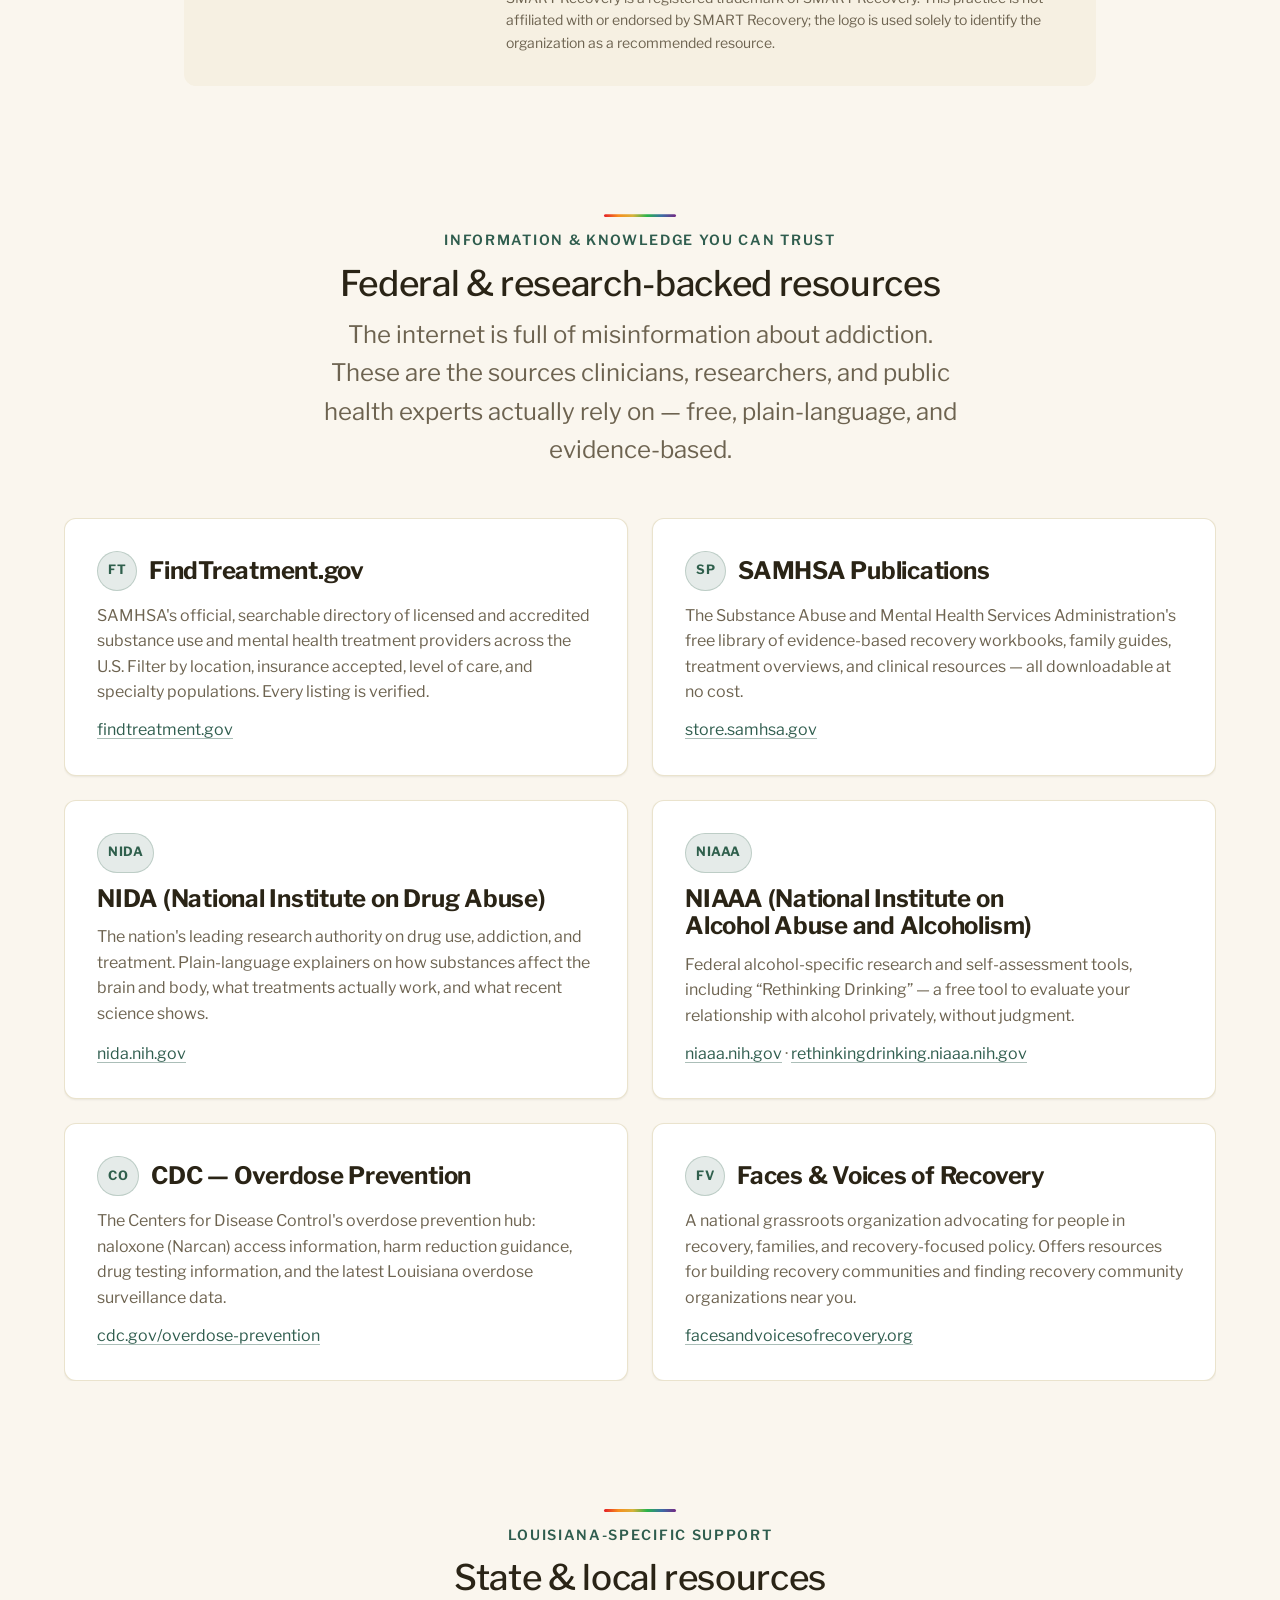
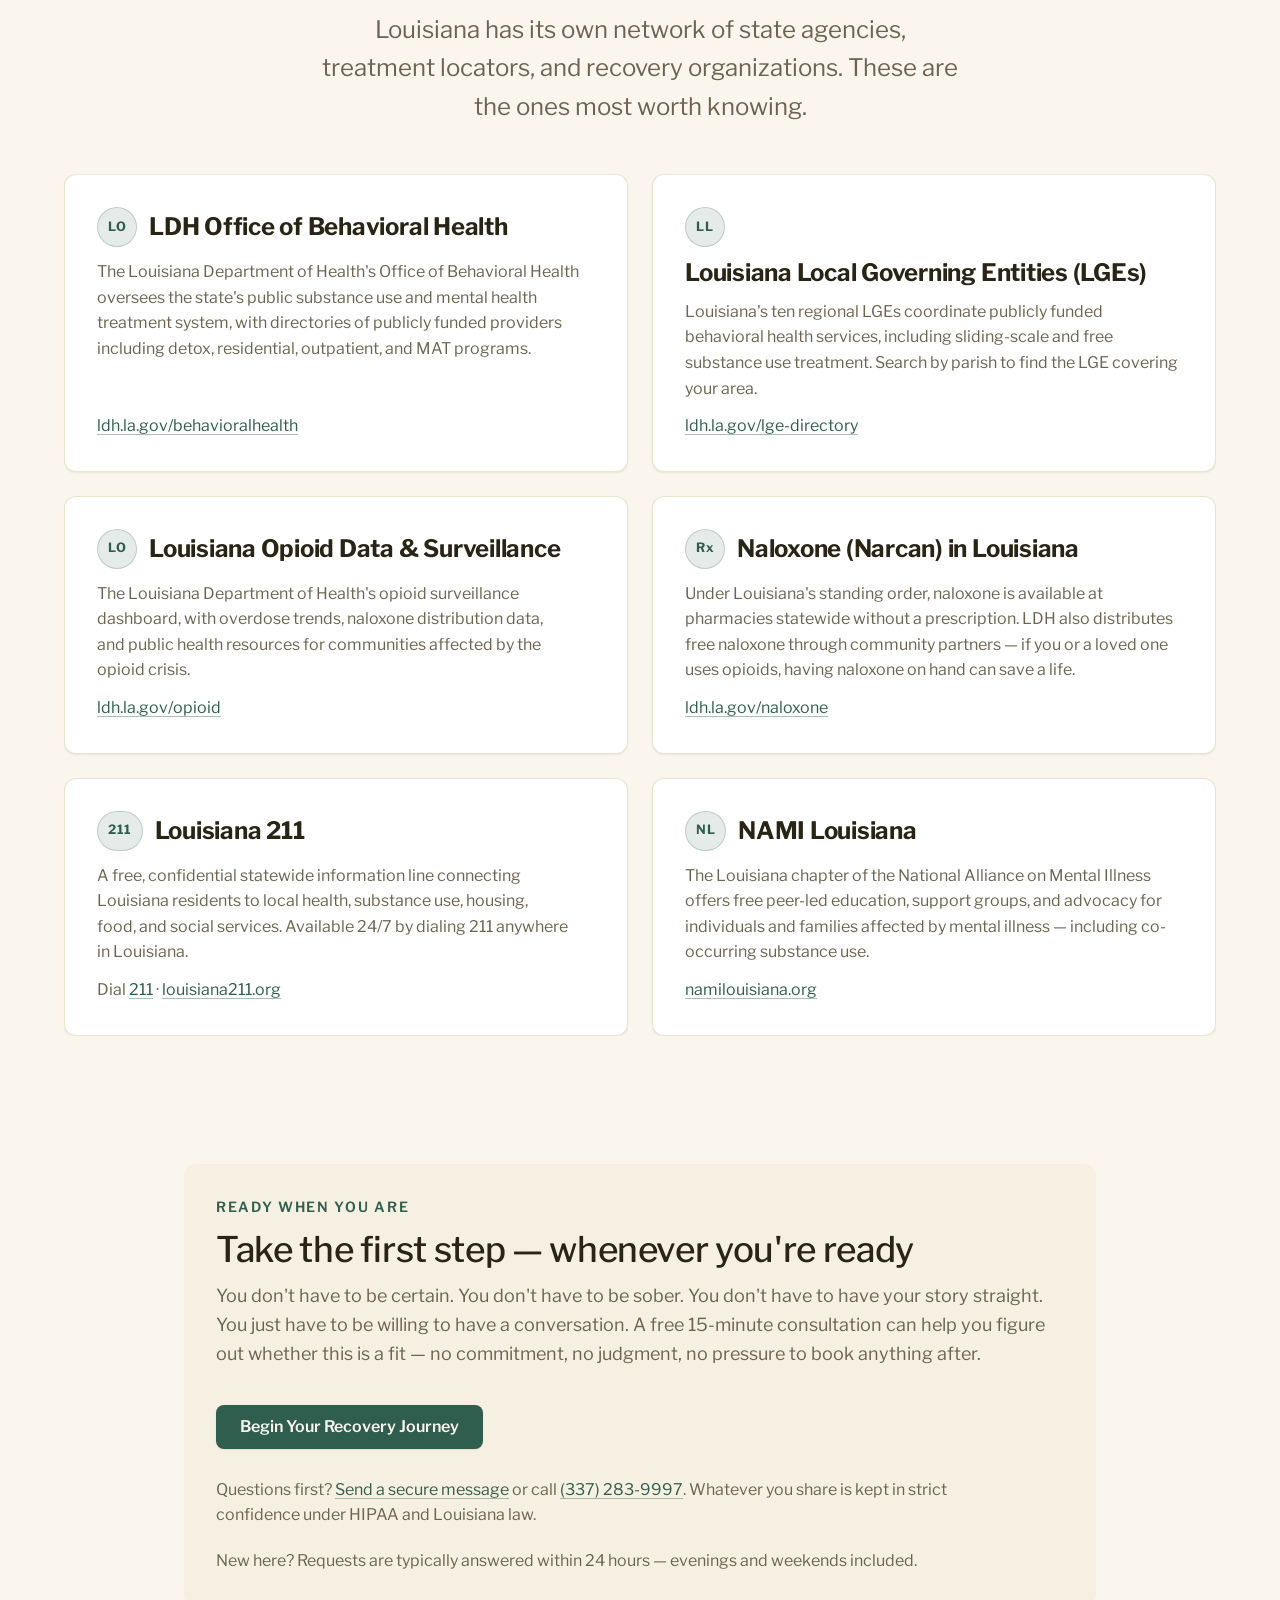
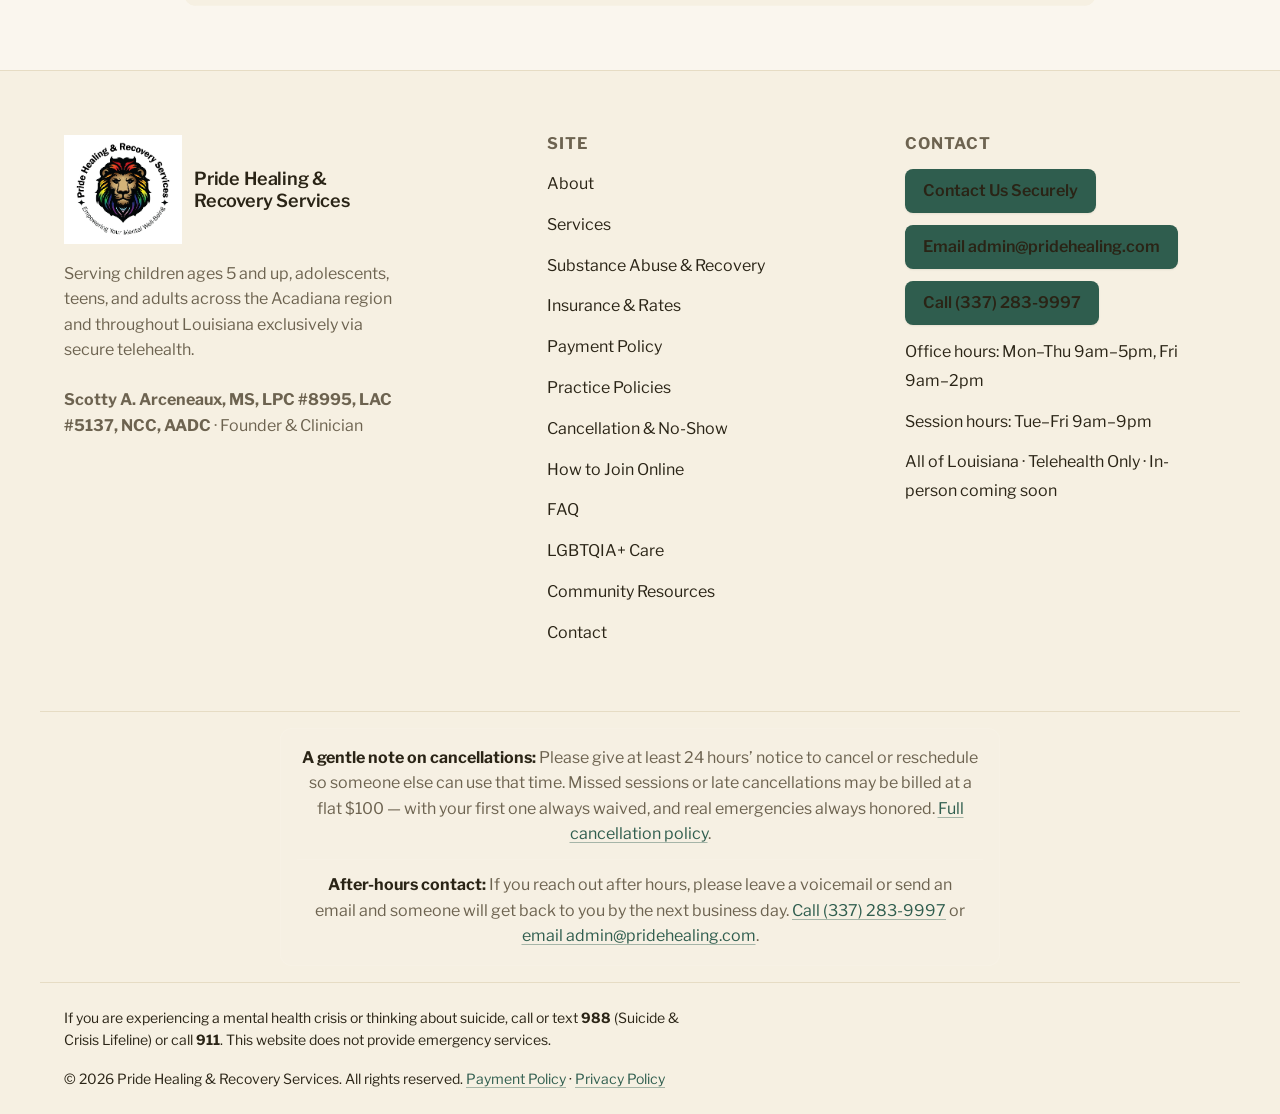
<file: substance-abuse.html>
<!DOCTYPE html>
<html lang="en">
<head>
<meta charset="UTF-8" />
<meta name="viewport" content="width=device-width, initial-scale=1.0" />
<title>Substance Abuse &amp; Recovery Counseling | Pride Healing &amp; Recovery Services</title>
<meta name="description" content="Compassionate, shame-free counseling for substance use and addiction for children ages 5 and up, adolescents, teens, and adults across the Acadiana region and throughout Louisiana. Telehealth care rooted in dignity — for individuals, families, and everyone in between." />
<link rel="icon" type="image/png" sizes="32x32" href="./assets/favicon-32.png" />
<link rel="apple-touch-icon" href="./assets/favicon-180.png" />
<link rel="preconnect" href="https://fonts.googleapis.com" />
<link rel="preconnect" href="https://fonts.gstatic.com" crossorigin />
<link href="https://fonts.googleapis.com/css2?family=Libre+Franklin:wght@300;400;500;600;700;800&display=swap" rel="stylesheet" />
<link href="https://api.fontshare.com/v2/css?f[]=zodiak@400,500,600&display=swap" rel="stylesheet" />
<link rel="stylesheet" href="./base.css" />
<link rel="stylesheet" href="./style.css" />
</head>
<body>
<a href="#main" class="skip-link">Skip to content</a>

<header class="header" data-header>
  <div class="container header__inner">
    <a href="./index.html" class="brand brand--home" aria-label="Pride Healing and Recovery Services home">
      <span class="visually-hidden">Home</span>
    </a>
    <nav class="nav" aria-label="Primary">
      <ul class="nav__list" role="list">
        <li><a class="nav__link" href="./index.html">Home</a></li>
        <li><a class="nav__link" href="./about.html">About</a></li>
        <li><a class="nav__link" href="./services.html">Services</a></li>
        <li><a class="nav__link" href="./substance-abuse.html" aria-current="page">Substance Abuse &amp; Recovery</a></li>
        <li><a class="nav__link" href="./insurance.html">Insurance &amp; Rates</a></li>
        <li><a class="nav__link" href="./faq.html">FAQ</a></li>
        <li><a class="nav__link" href="./lgbtqia.html">LGBTQIA+</a></li>
        <li><a class="nav__link" href="./resources.html">Resources</a></li>
        <li class="nav__item--menu">
          <button class="nav__link nav__link--menu" type="button" aria-expanded="false" aria-haspopup="true" data-nav-menu>Policies<svg class="nav__caret" width="10" height="6" viewBox="0 0 10 6" fill="none" stroke="currentColor" stroke-width="1.6" aria-hidden="true"><path d="M1 1l4 4 4-4"/></svg></button>
          <ul class="nav__submenu" role="list">
            <li><a href="./join-telehealth.html">How to Join Online</a></li>
            <li><a href="./practice-policies.html">Practice Policies</a></li>
            <li><a href="./cancellation-policy.html">Cancellation &amp; No-Show</a></li>
            <li><a href="./payment-policy.html">Payment Policy</a></li>
            <li><a href="./privacy-policy.html">Privacy Policy</a></li>
          </ul>
        </li>
        <li><a class="nav__link" href="./contact.html">Contact</a></li>
      </ul>
      <div class="nav__actions">
        <button class="theme-toggle" data-theme-toggle type="button" aria-label="Toggle dark mode" title="Switch between light and dark colors"><span class="theme-toggle__icon" aria-hidden="true"></span><span class="theme-toggle__text">Dark</span></button>
        <a class="btn btn--gold" href="https://pridehealing.clientsecure.me" target="_blank" rel="noopener noreferrer">Client Portal</a>
        <a class="btn btn--primary" href="https://pridehealing.clientsecure.me/request" target="_blank" rel="noopener noreferrer">Request an Appointment</a>
        <button class="nav-toggle" data-nav-open type="button" aria-label="Open menu" aria-expanded="false">
          <svg width="24" height="24" viewBox="0 0 24 24" fill="none" stroke="currentColor" stroke-width="2"><path d="M3 6h18M3 12h18M3 18h18"/></svg>
        </button>
      </div>
    </nav>
  </div>
</header>

<div class="scheduling-cta" role="region" aria-label="Scheduling help">
  <div class="container scheduling-cta__inner">
    <p class="scheduling-cta__text">Need help scheduling an appointment?</p>
    <a class="btn btn--primary btn--sm scheduling-cta__btn" href="./contact.html">Contact Us Here</a>
  </div>
</div>

<div class="mobile-nav" data-mobile-nav>
  <div class="mobile-nav__top">
    <span class="brand__name">Menu</span>
    <button data-nav-close type="button" aria-label="Close menu">
      <svg width="24" height="24" viewBox="0 0 24 24" fill="none" stroke="currentColor" stroke-width="2"><path d="M18 6 6 18M6 6l12 12"/></svg>
    </button>
  </div>
  <ul class="mobile-nav__list" role="list">
    <li><a href="./index.html">Home</a></li>
    <li><a href="./about.html">About</a></li>
    <li><a href="./services.html">Services</a></li>
    <li><a href="./substance-abuse.html">Substance Abuse &amp; Recovery</a></li>
    <li><a href="./insurance.html">Insurance &amp; Rates</a></li>
    <li><a href="./faq.html">FAQ</a></li>
    <li><a href="./lgbtqia.html">LGBTQIA+</a></li>
    <li><a href="./resources.html">Resources</a></li>
    <li><a href="./contact.html">Contact</a></li>
    <li class="mobile-nav__group"><span class="mobile-nav__grouplabel">Policies</span></li>
    <li><a href="./join-telehealth.html">How to Join Online</a></li>
    <li><a href="./practice-policies.html">Practice Policies</a></li>
    <li><a href="./cancellation-policy.html">Cancellation &amp; No-Show</a></li>
    <li><a href="./payment-policy.html">Payment Policy</a></li>
    <li><a href="./privacy-policy.html">Privacy Policy</a></li>
  </ul>
  <div class="mobile-nav__actions">
    <a class="btn btn--gold btn--full" href="https://pridehealing.clientsecure.me" target="_blank" rel="noopener noreferrer">Client Portal</a>
    <a class="btn btn--primary btn--full" href="https://pridehealing.clientsecure.me/request" target="_blank" rel="noopener noreferrer">Request an Appointment</a>
  </div>
</div>


<div class="site-logo">
  <a href="./index.html" class="site-logo__link" aria-label="Pride Healing and Recovery Services home">
    <img src="./assets/logo-badge.png" alt="Pride Healing &amp; Recovery Services emblem" width="613" height="569" loading="eager" />
  </a>
</div>

<main id="main">
  <section class="section--hero">
    <div class="container">
      <div class="section-head" data-reveal>
        <span class="pride-rule" aria-hidden="true"></span>
        <p class="eyebrow">Substance Abuse &amp; Recovery</p>
        <h1>Recovery is real. And it doesn't start with shame.</h1>
        <p class="lede">Addiction is a health condition, not a moral failure. Whether you're using today, ninety days sober, ten years clean, or watching someone you love struggle, there is a way forward that doesn't require you to hate yourself into wellness. Care here is delivered by secure telehealth across the Acadiana region and throughout Louisiana &mdash; because getting help shouldn't require a long drive or a small-town waiting room. <span class="soon-note">In-person visits are also coming soon.</span></p>
      </div>
    </div>
  </section>

  <section class="section--tight">
    <div class="container container--narrow">
      <div class="callout" data-reveal>
        <p class="eyebrow">A Word From Your Counselor</p>
        <h2>What guides this work</h2>
        <p class="muted">I don't believe addiction is a moral failure. I believe it's a health condition &mdash; and I believe recovery is real. Every person I work with deserves <strong>Pride</strong> in who they are, <strong>Resilience</strong> for the hard days, <strong>Inclusion</strong> without conditions, <strong>Dignity</strong> that's never up for debate, and the <strong>Empowerment</strong> to keep going.</p>
        <p class="quote-attribution" style="margin-top:var(--space-4);">
          <img src="./assets/counselor-headshot.jpg" alt="Scotty A. Arceneaux, MS, LPC #8995, LAC #5137, NCC, AADC" width="56" height="56" loading="lazy" />
          <span class="quote-attribution__text">
            <strong>Scotty A. Arceneaux</strong>
            <span class="muted">MS, LPC #8995, LAC #5137, NCC, AADC &middot; Licensed Addiction Counselor</span>
          </span>
        </p>
      </div>
    </div>
  </section>

  <section class="section--tight">
    <div class="container container--narrow">
      <blockquote class="pull-quote" data-reveal>
        In addiction, we give up everything for one thing. In Recovery, we give up one thing and get everything.
      </blockquote>
    </div>
  </section>

  <section class="section--tight">
    <div class="container">
      <div class="split" data-reveal>
        <div class="split__content">
          <p class="eyebrow">The Shame Myth</p>
          <h2>You are not what happened to you, and you are not what you used to cope</h2>
          <p class="muted">Somewhere along the way, most people struggling with substances have been told &mdash; sometimes gently, sometimes cruelly &mdash; that this is their fault. That if they were stronger, smarter, more disciplined, more spiritual, or just tried harder, they wouldn't be here. That belief is not only wrong; it is one of the biggest reasons people don't ask for help until things get worse than they had to.</p>
          <p class="muted">Substance use disorders are recognized medical conditions with clear biological, psychological, and social components. Genetics, trauma, chronic stress, isolation, untreated mental illness, and the substances themselves all interact in ways that were never a matter of willpower. Understanding that isn't an excuse. It's the ground truth that makes real treatment possible.</p>
          <ul role="list">
            <li><svg class="icon" viewBox="0 0 24 24" fill="none" stroke="currentColor" stroke-width="2"><path d="M20 6 9 17l-5-5"/></svg>Addiction is a health condition &mdash; not a character flaw</li>
            <li><svg class="icon" viewBox="0 0 24 24" fill="none" stroke="currentColor" stroke-width="2"><path d="M20 6 9 17l-5-5"/></svg>Relapse is a symptom, not a failure &mdash; and it's often part of the process</li>
            <li><svg class="icon" viewBox="0 0 24 24" fill="none" stroke="currentColor" stroke-width="2"><path d="M20 6 9 17l-5-5"/></svg>You don't have to hit &ldquo;rock bottom&rdquo; to deserve help</li>
            <li><svg class="icon" viewBox="0 0 24 24" fill="none" stroke="currentColor" stroke-width="2"><path d="M20 6 9 17l-5-5"/></svg>Wanting to change &mdash; even a little &mdash; is enough to start</li>
            <li><svg class="icon" viewBox="0 0 24 24" fill="none" stroke="currentColor" stroke-width="2"><path d="M20 6 9 17l-5-5"/></svg>You don't have to be sure of the destination to take the first step</li>
          </ul>
        </div>
        <div class="split__media">
          <img src="./assets/recovery-path.jpg" alt="A quiet path through nature symbolizing the road to recovery" width="1200" height="800" loading="lazy" />
        </div>
      </div>
    </div>
  </section>

  <section class="section--tight">
    <div class="container">
      <div class="section-head" data-reveal>
        <span class="pride-rule" aria-hidden="true"></span>
        <p class="eyebrow">Who This Is For</p>
        <h2>Wherever you are on the road, there's a seat here for you</h2>
        <p class="lede">Recovery isn't one story. It's thousands of stories, each with a different beginning. This practice serves the full range &mdash; from people still in active use to families healing alongside a loved one.</p>
      </div>
      <div class="card-grid" data-reveal>
        <div class="card">
          <h3>People in active use</h3>
          <p>You don't have to be sober to walk in the door. If you're using and unsure whether you want to stop, or how, this is still a safe place to talk honestly. Harm reduction and abstinence are both valid starting points, and the choice is yours.</p>
        </div>
        <div class="card">
          <h3>Early recovery (first 90 days &mdash; first year)</h3>
          <p>The earliest stretch is often the hardest. Sleep is off, moods are heavy, cravings come in waves, and the everyday things you used to numb are all still there. Sessions focus on stabilization, coping tools, and building routines that hold.</p>
        </div>
        <div class="card">
          <h3>Long-term recovery &amp; relapse prevention</h3>
          <p>Years in doesn't mean the work is over. Relapse prevention, identifying patterns before they escalate, working through unresolved trauma, and finding meaning past the initial &ldquo;survive it&rdquo; phase all take intentional, ongoing support.</p>
        </div>
        <div class="card">
          <h3>Dual diagnosis (mental health + substance use)</h3>
          <p>Depression, anxiety, PTSD, ADHD, bipolar disorder &mdash; these frequently travel alongside substance use, and treating one without the other rarely holds. Care here addresses both together, because they're not separate problems.</p>
        </div>
        <div class="card">
          <h3>Family members &amp; loved ones</h3>
          <p>Watching someone you love struggle with addiction takes a real toll. Whether you need a space to grieve, to figure out healthy boundaries, or to understand what your loved one is actually going through, this practice supports families too.</p>
        </div>
        <div class="card">
          <h3>Court-ordered &amp; mandated clients</h3>
          <p>If you're here because a judge, employer, or licensing board required it, that's okay. You'll be treated with the same respect as anyone who walked in on their own. Required paperwork, progress reports, and documentation are handled clearly.</p>
        </div>
        <div class="card">
          <h3>Children &amp; adolescents (ages 5+)</h3>
          <p>Young people and their families face substance use questions differently, and this practice serves clients as young as age 5 alongside adolescents, teens, and adults. Confidentiality within legal and developmental limits is discussed openly with both the young client and the parent or guardian at the start.</p>
        </div>
        <div class="card">
          <h3>Adults across every walk of life</h3>
          <p>Whether you're a professional worried about your career, a parent scared to admit what's happening, a student figuring things out, or someone who has been carrying this for decades &mdash; you're welcome here without pretense.</p>
        </div>
      </div>
    </div>
  </section>

  <section class="section--tight">
    <div class="container">
      <div class="section-head" data-reveal>
        <span class="pride-rule" aria-hidden="true"></span>
        <p class="eyebrow">How Therapy Actually Helps</p>
        <h2>The approaches used in this work</h2>
        <p class="lede">Treatment here is grounded in evidence-based approaches, adapted to what each person actually needs. Nothing is one-size-fits-all, and no client is asked to fit a program that isn't right for them.</p>
      </div>
      <div class="card-grid" data-reveal>
        <div class="card">
          <h3>Motivational Interviewing (MI)</h3>
          <p>A collaborative, non-confrontational approach designed to help you explore your own reasons for change, at your own pace. No one is talked at or shamed into anything &mdash; the goal is to help you find and strengthen the motivation that's already there, even if it feels small right now.</p>
        </div>
        <div class="card">
          <h3>Cognitive Behavioral Therapy (CBT)</h3>
          <p>Practical tools for recognizing the thoughts, feelings, and situations that lead to using, and building new responses to them. CBT gives you concrete strategies you can practice between sessions and use for the rest of your life.</p>
        </div>
        <div class="card">
          <h3>Trauma-informed care</h3>
          <p>Most people with substance use disorders have a trauma history. Addressing addiction without addressing the trauma underneath rarely holds. Every part of care here &mdash; from how questions are asked to what pacing feels safe &mdash; is designed with trauma in mind.</p>
        </div>
        <div class="card">
          <h3>Harm reduction &amp; abstinence &mdash; both are welcome</h3>
          <p>Some people know they want complete abstinence. Some want to cut back, be safer, or stay alive long enough to figure it out. Both paths are respected here. The goal is meeting you where you are, not where someone else thinks you should be.</p>
        </div>
        <div class="card">
          <h3>SMART Recovery support</h3>
          <p>For people who prefer a science-based, secular approach to recovery groups, SMART Recovery is a strong fit. Sessions can incorporate SMART Recovery tools and support your participation in local or online meetings alongside individual work.</p>
        </div>
        <div class="card">
          <h3>MAT referrals &amp; coordination</h3>
          <p>Medication-Assisted Treatment (buprenorphine, naltrexone, methadone) is one of the most effective tools for opioid and alcohol use disorders. This practice doesn't prescribe MAT directly, but coordinates closely with prescribing providers so your therapy and medical care work together.</p>
        </div>
      </div>
    </div>
  </section>

  <section class="section--tight">
    <div class="container">
      <div class="split split--reverse" data-reveal>
        <div class="split__media">
          <img src="./assets/growth-hands.jpg" alt="Two hands cradling a small green plant, symbolizing growth and renewal" width="1200" height="800" loading="lazy" />
        </div>
        <div class="split__content">
          <p class="eyebrow">Signs It Might Be Time</p>
          <h2>You don't have to be sure &mdash; just curious</h2>
          <p class="muted">Most people wait far longer than they need to before asking for help. If any of these feel familiar, that's worth a conversation. You don't have to commit to anything. You don't have to know what you want. You just have to be willing to look at it.</p>
          <ul role="list">
            <li><svg class="icon" viewBox="0 0 24 24" fill="none" stroke="currentColor" stroke-width="2"><path d="M20 6 9 17l-5-5"/></svg>Using more than you meant to, or more often than you used to</li>
            <li><svg class="icon" viewBox="0 0 24 24" fill="none" stroke="currentColor" stroke-width="2"><path d="M20 6 9 17l-5-5"/></svg>Trying to cut back or stop and finding it harder than expected</li>
            <li><svg class="icon" viewBox="0 0 24 24" fill="none" stroke="currentColor" stroke-width="2"><path d="M20 6 9 17l-5-5"/></svg>Hiding your use from partners, family, or friends</li>
            <li><svg class="icon" viewBox="0 0 24 24" fill="none" stroke="currentColor" stroke-width="2"><path d="M20 6 9 17l-5-5"/></svg>Consequences you can't ignore &mdash; work, health, relationships, legal</li>
            <li><svg class="icon" viewBox="0 0 24 24" fill="none" stroke="currentColor" stroke-width="2"><path d="M20 6 9 17l-5-5"/></svg>Feeling like the substance is running the show, not you</li>
            <li><svg class="icon" viewBox="0 0 24 24" fill="none" stroke="currentColor" stroke-width="2"><path d="M20 6 9 17l-5-5"/></svg>Loved ones have expressed concern &mdash; more than once</li>
            <li><svg class="icon" viewBox="0 0 24 24" fill="none" stroke="currentColor" stroke-width="2"><path d="M20 6 9 17l-5-5"/></svg>You've been sober before but keep coming back to it</li>
            <li><svg class="icon" viewBox="0 0 24 24" fill="none" stroke="currentColor" stroke-width="2"><path d="M20 6 9 17l-5-5"/></svg>You're just tired of carrying this by yourself</li>
          </ul>
        </div>
      </div>
    </div>
  </section>

  <section class="section--tight">
    <div class="container container--narrow">
      <div class="callout" data-reveal>
        <p class="eyebrow">For Family Members</p>
        <h2>If someone you love is struggling</h2>
        <p class="muted">Loving someone with an addiction can be one of the loneliest experiences a person can carry. You may be exhausted, angry, terrified, and grieving all at the same time &mdash; often while everyone around you assumes you should have it together. That contradiction is exactly why family members deserve their own support, separate from the person using.</p>
        <p class="muted">Counseling for family members isn't about fixing the person you love. It's about caring for yourself, setting boundaries that protect your own wellbeing, learning what actually helps versus what enables, and grieving the version of them &mdash; and of your life &mdash; that addiction has interrupted. You are not responsible for their recovery. You are, however, worth taking care of.</p>
      </div>
    </div>
  </section>

  <section class="section--tight">
    <div class="container">
      <div class="section-head" data-reveal>
        <span class="pride-rule" aria-hidden="true"></span>
        <p class="eyebrow">If You Need Support Right Now</p>
        <h2>Immediate help &amp; crisis lines</h2>
        <p class="lede">These are free, confidential, and available around the clock. They are not affiliated with this practice, and reaching out to them will not appear on any record you don't control.</p>
      </div>
      <div class="card-grid" data-reveal>
        <div class="card">
          <h3><span class="resource-badge" aria-hidden="true">SH</span>SAMHSA National Helpline</h3>
          <p>Free, confidential 24/7 treatment referral and information for individuals and families dealing with mental health and substance use disorders. Available in English and Spanish.</p>
          <p class="muted" style="font-size:var(--text-sm);margin-top:auto;">Call <a class="underline-link" href="tel:+18006624357">1-800-662-HELP (4357)</a> &middot; 24/7</p>
          <p class="muted" style="font-size:var(--text-sm);margin-top:auto;"><a class="underline-link" href="https://www.samhsa.gov/find-help/national-helpline" target="_blank" rel="noopener noreferrer">samhsa.gov</a></p>
        </div>
        <div class="card">
          <h3><span class="resource-badge" aria-hidden="true">988</span>988 Suicide &amp; Crisis Lifeline</h3>
          <p>If substance use has you thinking about ending your life, or you're in acute crisis, call or text 988 for immediate, confidential support from a trained crisis counselor.</p>
          <p class="muted" style="font-size:var(--text-sm);margin-top:auto;">Call or text <a class="underline-link" href="tel:988">988</a> &middot; 24/7</p>
        </div>
        <div class="card">
          <h3><span class="resource-badge" aria-hidden="true">NUA</span>Never Use Alone</h3>
          <p>A peer-run hotline for people who use drugs alone. Call before you use and a volunteer will stay on the line, checking in and dispatching emergency help if you become unresponsive. No judgment, no lectures.</p>
          <p class="muted" style="font-size:var(--text-sm);margin-top:auto;">Call <a class="underline-link" href="tel:+18004842837">1-800-484-3731</a> &middot; 24/7</p>
          <p class="muted" style="font-size:var(--text-sm);margin-top:auto;"><a class="underline-link" href="https://neverusealone.com/" target="_blank" rel="noopener noreferrer">neverusealone.com</a></p>
        </div>
        <div class="card">
          <h3><span class="resource-badge" aria-hidden="true">AlN</span>Al-Anon &amp; Nar-Anon</h3>
          <p>Support groups for family members and loved ones of people with alcohol or drug addictions. Meetings are free and available across Louisiana in person and online.</p>
          <p class="muted" style="font-size:var(--text-sm);margin-top:auto;"><a class="underline-link" href="https://al-anon.org/" target="_blank" rel="noopener noreferrer">al-anon.org</a> &middot; <a class="underline-link" href="https://www.nar-anon.org/" target="_blank" rel="noopener noreferrer">nar-anon.org</a></p>
        </div>
      </div>
    </div>
  </section>

  <section class="section--tight">
    <div class="container container--narrow">
      <div class="callout" data-reveal>
        <p class="eyebrow">A Meeting-Based Recovery Program Worth Knowing</p>
        <div class="smart-recovery-callout">
          <div class="smart-recovery-callout__logo" aria-hidden="true">
            <img src="./assets/smart-recovery-logo.svg" alt="SMART Recovery logo" width="286" height="48" />
          </div>
          <div class="smart-recovery-callout__body">
            <h2>SMART Recovery</h2>
            <p class="muted">Self-Management and Recovery Training is a free, evidence-based, secular support program built on Cognitive Behavioral Therapy and Motivational Interviewing &mdash; the same tools used in this practice. SMART meetings are peer-led, welcoming to people at any stage (including still using), and offered daily online plus in-person across Louisiana. A strong alternative or complement to 12-step programs for people who prefer a science-based, self-empowerment approach.</p>
            <p style="margin-top:var(--space-4);">
              <a class="btn btn--outline" href="https://smartrecovery.org/" target="_blank" rel="noopener noreferrer">Visit SMART Recovery</a>
              <a class="btn btn--outline" href="https://meetings.smartrecovery.org/meetings/" target="_blank" rel="noopener noreferrer" style="margin-left:var(--space-2);">Find a Meeting</a>
            </p>
            <p class="muted" style="font-size:var(--text-xs);margin-top:var(--space-3);">SMART Recovery is a registered trademark of SMART Recovery. This practice is not affiliated with or endorsed by SMART Recovery; the logo is used solely to identify the organization as a recommended resource.</p>
          </div>
        </div>
      </div>
    </div>
  </section>

  <section class="section--tight">
    <div class="container">
      <div class="section-head" data-reveal>
        <span class="pride-rule" aria-hidden="true"></span>
        <p class="eyebrow">Information &amp; Knowledge You Can Trust</p>
        <h2>Federal &amp; research-backed resources</h2>
        <p class="lede">The internet is full of misinformation about addiction. These are the sources clinicians, researchers, and public health experts actually rely on &mdash; free, plain-language, and evidence-based.</p>
      </div>
      <div class="card-grid" data-reveal>
        <div class="card">
          <h3><span class="resource-badge" aria-hidden="true">FT</span>FindTreatment.gov</h3>
          <p>SAMHSA's official, searchable directory of licensed and accredited substance use and mental health treatment providers across the U.S. Filter by location, insurance accepted, level of care, and specialty populations. Every listing is verified.</p>
          <p class="muted" style="font-size:var(--text-sm);margin-top:auto;"><a class="underline-link" href="https://findtreatment.gov/" target="_blank" rel="noopener noreferrer">findtreatment.gov</a></p>
        </div>
        <div class="card">
          <h3><span class="resource-badge" aria-hidden="true">SP</span>SAMHSA Publications</h3>
          <p>The Substance Abuse and Mental Health Services Administration's free library of evidence-based recovery workbooks, family guides, treatment overviews, and clinical resources &mdash; all downloadable at no cost.</p>
          <p class="muted" style="font-size:var(--text-sm);margin-top:auto;"><a class="underline-link" href="https://store.samhsa.gov/" target="_blank" rel="noopener noreferrer">store.samhsa.gov</a></p>
        </div>
        <div class="card">
          <h3><span class="resource-badge" aria-hidden="true">NIDA</span>NIDA (National Institute on Drug Abuse)</h3>
          <p>The nation's leading research authority on drug use, addiction, and treatment. Plain-language explainers on how substances affect the brain and body, what treatments actually work, and what recent science shows.</p>
          <p class="muted" style="font-size:var(--text-sm);margin-top:auto;"><a class="underline-link" href="https://nida.nih.gov/" target="_blank" rel="noopener noreferrer">nida.nih.gov</a></p>
        </div>
        <div class="card">
          <h3><span class="resource-badge" aria-hidden="true">NIAAA</span>NIAAA (National Institute on Alcohol Abuse and Alcoholism)</h3>
          <p>Federal alcohol-specific research and self-assessment tools, including &ldquo;Rethinking Drinking&rdquo; &mdash; a free tool to evaluate your relationship with alcohol privately, without judgment.</p>
          <p class="muted" style="font-size:var(--text-sm);margin-top:auto;"><a class="underline-link" href="https://www.niaaa.nih.gov/" target="_blank" rel="noopener noreferrer">niaaa.nih.gov</a> &middot; <a class="underline-link" href="https://www.rethinkingdrinking.niaaa.nih.gov/" target="_blank" rel="noopener noreferrer">rethinkingdrinking.niaaa.nih.gov</a></p>
        </div>
        <div class="card">
          <h3><span class="resource-badge" aria-hidden="true">CO</span>CDC &mdash; Overdose Prevention</h3>
          <p>The Centers for Disease Control's overdose prevention hub: naloxone (Narcan) access information, harm reduction guidance, drug testing information, and the latest Louisiana overdose surveillance data.</p>
          <p class="muted" style="font-size:var(--text-sm);margin-top:auto;"><a class="underline-link" href="https://www.cdc.gov/overdose-prevention/" target="_blank" rel="noopener noreferrer">cdc.gov/overdose-prevention</a></p>
        </div>
        <div class="card">
          <h3><span class="resource-badge" aria-hidden="true">FV</span>Faces &amp; Voices of Recovery</h3>
          <p>A national grassroots organization advocating for people in recovery, families, and recovery-focused policy. Offers resources for building recovery communities and finding recovery community organizations near you.</p>
          <p class="muted" style="font-size:var(--text-sm);margin-top:auto;"><a class="underline-link" href="https://facesandvoicesofrecovery.org/" target="_blank" rel="noopener noreferrer">facesandvoicesofrecovery.org</a></p>
        </div>
      </div>
    </div>
  </section>

  <section class="section--tight">
    <div class="container">
      <div class="section-head" data-reveal>
        <span class="pride-rule" aria-hidden="true"></span>
        <p class="eyebrow">Louisiana-Specific Support</p>
        <h2>State &amp; local resources</h2>
        <p class="lede">Louisiana has its own network of state agencies, treatment locators, and recovery organizations. These are the ones most worth knowing.</p>
      </div>
      <div class="card-grid" data-reveal>
        <div class="card">
          <h3><span class="resource-badge" aria-hidden="true">LO</span>LDH Office of Behavioral Health</h3>
          <p>The Louisiana Department of Health's Office of Behavioral Health oversees the state's public substance use and mental health treatment system, with directories of publicly funded providers including detox, residential, outpatient, and MAT programs.</p>
          <p class="muted" style="font-size:var(--text-sm);margin-top:auto;"><a class="underline-link" href="https://ldh.la.gov/subhome/10" target="_blank" rel="noopener noreferrer">ldh.la.gov/behavioralhealth</a></p>
        </div>
        <div class="card">
          <h3><span class="resource-badge" aria-hidden="true">LL</span>Louisiana Local Governing Entities (LGEs)</h3>
          <p>Louisiana's ten regional LGEs coordinate publicly funded behavioral health services, including sliding-scale and free substance use treatment. Search by parish to find the LGE covering your area.</p>
          <p class="muted" style="font-size:var(--text-sm);margin-top:auto;"><a class="underline-link" href="https://ldh.la.gov/page/1058" target="_blank" rel="noopener noreferrer">ldh.la.gov/lge-directory</a></p>
        </div>
        <div class="card">
          <h3><span class="resource-badge" aria-hidden="true">LO</span>Louisiana Opioid Data &amp; Surveillance</h3>
          <p>The Louisiana Department of Health's opioid surveillance dashboard, with overdose trends, naloxone distribution data, and public health resources for communities affected by the opioid crisis.</p>
          <p class="muted" style="font-size:var(--text-sm);margin-top:auto;"><a class="underline-link" href="https://ldh.la.gov/page/opioid" target="_blank" rel="noopener noreferrer">ldh.la.gov/opioid</a></p>
        </div>
        <div class="card">
          <h3><span class="resource-badge" aria-hidden="true">Rx</span>Naloxone (Narcan) in Louisiana</h3>
          <p>Under Louisiana's standing order, naloxone is available at pharmacies statewide without a prescription. LDH also distributes free naloxone through community partners &mdash; if you or a loved one uses opioids, having naloxone on hand can save a life.</p>
          <p class="muted" style="font-size:var(--text-sm);margin-top:auto;"><a class="underline-link" href="https://ldh.la.gov/page/naloxone" target="_blank" rel="noopener noreferrer">ldh.la.gov/naloxone</a></p>
        </div>
        <div class="card">
          <h3><span class="resource-badge" aria-hidden="true">211</span>Louisiana 211</h3>
          <p>A free, confidential statewide information line connecting Louisiana residents to local health, substance use, housing, food, and social services. Available 24/7 by dialing 211 anywhere in Louisiana.</p>
          <p class="muted" style="font-size:var(--text-sm);margin-top:auto;">Dial <a class="underline-link" href="tel:211">211</a> &middot; <a class="underline-link" href="https://louisiana211.org/" target="_blank" rel="noopener noreferrer">louisiana211.org</a></p>
        </div>
        <div class="card">
          <h3><span class="resource-badge" aria-hidden="true">NL</span>NAMI Louisiana</h3>
          <p>The Louisiana chapter of the National Alliance on Mental Illness offers free peer-led education, support groups, and advocacy for individuals and families affected by mental illness &mdash; including co-occurring substance use.</p>
          <p class="muted" style="font-size:var(--text-sm);margin-top:auto;"><a class="underline-link" href="https://namilouisiana.org/" target="_blank" rel="noopener noreferrer">namilouisiana.org</a></p>
        </div>
      </div>
    </div>
  </section>

  <section class="section--tight">
    <div class="container container--narrow">
      <div class="callout" data-reveal>
        <p class="eyebrow">Ready When You Are</p>
        <h2>Take the first step &mdash; whenever you're ready</h2>
        <p class="muted">You don't have to be certain. You don't have to be sober. You don't have to have your story straight. You just have to be willing to have a conversation. A free 15-minute consultation can help you figure out whether this is a fit &mdash; no commitment, no judgment, no pressure to book anything after.</p>
        <p style="margin-top:var(--space-6);">
          <a class="btn btn--primary" href="https://pridehealing.clientsecure.me/request" target="_blank" rel="noopener noreferrer">Begin Your Recovery Journey</a>
        </p>
        <p class="muted" style="font-size:var(--text-sm);margin-top:var(--space-4);">Questions first? <a class="underline-link" href="https://pridehealing.clientsecure.me/contact-widget" target="_blank" rel="noopener noreferrer">Send a secure message</a> or call <a class="underline-link" href="tel:+13372839997">(337) 283-9997</a>. Whatever you share is kept in strict confidence under HIPAA and Louisiana law.</p>
        <p class="muted" style="font-size:var(--text-sm);margin-top:var(--space-2);">New here? Requests are typically answered within 24 hours &mdash; evenings and weekends included.</p>
      </div>
    </div>
  </section>
</main>

<footer class="footer">
  <div class="container footer__top">
    <div class="footer__brand">
      <a href="./index.html" class="brand brand--badge">
        <span class="brand__mark brand__mark--badge"><img src="./assets/logo-badge.png" alt="Pride Healing &amp; Recovery Services emblem" width="613" height="569" /></span>
        <span class="brand__wordmark">Pride Healing &amp;<br />Recovery Services</span>
      </a>
      <p class="muted" style="font-size:var(--text-sm);">Serving children ages 5 and up, adolescents, teens, and adults across the Acadiana region and throughout Louisiana exclusively via secure telehealth.</p>
      <p class="muted" style="font-size:var(--text-sm); margin-top:var(--space-2);"><strong>Scotty A. Arceneaux, MS, LPC #8995, LAC #5137, NCC, AADC</strong> &middot; Founder &amp; Clinician</p>
    </div>
    <div class="footer__col">
      <h4>Site</h4>
      <ul role="list">
        <li><a href="./about.html">About</a></li>
        <li><a href="./services.html">Services</a></li>
        <li><a href="./substance-abuse.html">Substance Abuse &amp; Recovery</a></li>
        <li><a href="./insurance.html">Insurance &amp; Rates</a></li>
        <li><a href="./payment-policy.html">Payment Policy</a></li>
        <li><a href="./practice-policies.html">Practice Policies</a></li>
        <li><a href="./cancellation-policy.html">Cancellation &amp; No-Show</a></li>
        <li><a href="./join-telehealth.html">How to Join Online</a></li>
        <li><a href="./faq.html">FAQ</a></li>
        <li><a href="./lgbtqia.html">LGBTQIA+ Care</a></li>
        <li><a href="./resources.html">Community Resources</a></li>
        <li><a href="./contact.html">Contact</a></li>
      </ul>
    </div>
    <div class="footer__col">
      <h4>Contact</h4>
      <ul role="list">
        <li><a class="btn btn--primary btn--sm" href="https://pridehealing.clientsecure.me/contact-widget" target="_blank" rel="noopener noreferrer">Contact Us Securely</a></li>
        <li><a class="btn btn--primary btn--sm" href="mailto:admin@pridehealing.com">Email admin@pridehealing.com</a></li>
        <li><a class="btn btn--primary btn--sm" href="tel:+13372839997">Call (337) 283-9997</a></li>
        <li><span class="muted" style="font-size:var(--text-sm);">Office hours: Mon&ndash;Thu 9am&ndash;5pm, Fri 9am&ndash;2pm</span></li>
        <li><span class="muted" style="font-size:var(--text-sm);">Session hours: Tue&ndash;Fri 9am&ndash;9pm</span></li>
        <li><span class="muted" style="font-size:var(--text-sm);">All of Louisiana &middot; Telehealth Only &middot; In-person coming soon</span></li>
      </ul>
    </div>
  </div>
  <div class="container footer__bottom footer__bottom--practice-info">
    <div class="footer__practice-info">
      <p class="footer__practice-info-item"><strong>A gentle note on cancellations:</strong> Please give at least 24 hours’ notice to cancel or reschedule so someone else can use that time. Missed sessions or late cancellations may be billed at a flat $100 — with your first one always waived, and real emergencies always honored. <a class="underline-link" href="./cancellation-policy.html">Full cancellation policy</a>.</p>
      <p class="footer__practice-info-item"><strong>After-hours contact:</strong> If you reach out after hours, please leave a voicemail or send an email and someone will get back to you by the next business day. <a class="underline-link" href="tel:+13372839997">Call (337) 283-9997</a> or <a class="underline-link" href="mailto:admin@pridehealing.com">email admin@pridehealing.com</a>.</p>
    </div>
  </div>
  <div class="container footer__bottom">
    <p class="footer__legal">If you are experiencing a mental health crisis or thinking about suicide, call or text <strong>988</strong> (Suicide &amp; Crisis Lifeline) or call <strong>911</strong>. This website does not provide emergency services.</p>
    <p>&copy; 2026 Pride Healing &amp; Recovery Services. All rights reserved. <a class="underline-link" href="./payment-policy.html">Payment Policy</a> &middot; <a class="underline-link" href="./privacy-policy.html">Privacy Policy</a></p>
  </div>
</footer>
<script src="./app.js" defer></script>
<script data-pplx-inline-edit>
(function () {
  if (window === window.top) return;

  const allowedParentOrigins = ["https://www.perplexity.ai","https://perplexity.ai","https://testing.perplexity.ai","https://staging.perplexity.ai","https://*.preview.i.perplexity.ai","http://perplexity.localhost","http://localhost:1420","http://127.0.0.1:1420","http://localhost:3000","http://127.0.0.1:3000","http://localhost:5173","http://127.0.0.1:5173"];
  const MAX_FONT_BYTES = 500 * 1024;
  const MAX_TOTAL_FONT_BYTES = 2 * 1024 * 1024;
  let scrollForwarding = false;
  let scrollRaf = 0;
  let trustedTopOrigin = null;

  // Allow entries like "https://*.preview.i.perplexity.ai" — the wildcard
  // matches a single DNS label (no dots), so "https://*.foo" cannot stretch
  // across multiple labels.
  function matchesAllowedOrigin(origin) {
    if (!origin) return false;
    for (const entry of allowedParentOrigins) {
      if (!entry.includes("*")) {
        if (entry === origin) return true;
        continue;
      }
      const pattern = new RegExp(
        "^" +
          entry.replace(/[.+?^${}()|[\]\\]/g, "\\$&").replace(/\*/g, "[^.]+") +
          "$",
      );
      if (pattern.test(origin)) return true;
    }
    return false;
  }

  // Trust decision: when the sender is same-origin-visible (event.origin is a
  // real origin like https://www.perplexity.ai) we trust event.origin directly.
  // When event.origin is "null" (opaque broker srcdoc), we fall back to the
  // broker's stamped `parentOrigin` to identify the top window. The fallback
  // is claim-only — we rely on the browser's native `targetOrigin` enforcement
  // on the response path (see postToTrustedTop) to ensure replies can't be
  // delivered to anyone but the actual top window of that claimed origin.
  function getTrustedParentOrigin(event) {
    const forwardedParentOrigin =
      typeof event.data.parentOrigin === "string" ? event.data.parentOrigin : null;
    const parentOrigin = event.origin === "null" ? forwardedParentOrigin : event.origin;
    return matchesAllowedOrigin(parentOrigin) ? parentOrigin : null;
  }

  // All responses go to window.top with targetOrigin = the allowlisted origin.
  // An attacker that iframes us inside their own null-origin broker can claim
  // any parentOrigin they like, but the browser will drop the reply whenever
  // the real top's origin doesn't match — so the screenshot never leaves.
  function postToTrustedTop(message) {
    if (!trustedTopOrigin) return;
    try {
      window.top.postMessage(message, trustedTopOrigin);
    } catch (_error) {}
  }

  function inlineAll(original, clone) {
    if (original.nodeType !== 1 || clone.nodeType !== 1) return;

    try {
      const computedStyle = getComputedStyle(original);
      // cssText on a computed style is the serialized declaration in modern
      // Chromium/Safari — a single read beats enumerating ~400 longhand
      // properties. Firefox returns "" here, so we fall back on empty.
      const serialized = computedStyle.cssText;
      if (serialized) {
        clone.style.cssText = serialized;
      } else {
        const parts = new Array(computedStyle.length);
        for (let index = 0; index < computedStyle.length; index += 1) {
          const property = computedStyle[index];
          parts[index] = `${property}:${computedStyle.getPropertyValue(property)};`;
        }
        clone.style.cssText = parts.join("");
      }
    } catch (_error) {}

    const originalChildren = original.children;
    const clonedChildren = clone.children;
    for (
      let index = 0;
      index < originalChildren.length && index < clonedChildren.length;
      index += 1
    ) {
      inlineAll(originalChildren[index], clonedChildren[index]);
    }
  }

  function extractFontUrl(srcValue) {
    const matches = [
      ...srcValue.matchAll(
        /url\(["']?([^"')]+)["']?\)(?:\s*format\(["']?([^"')]+)["']?\))?/gi,
      ),
    ];
    if (matches.length === 0) return null;
    const woff2 = matches.find((m) => m[2] && m[2].toLowerCase().includes("woff2"));
    if (woff2) return woff2[1];
    const woff = matches.find((m) => m[2] && m[2].toLowerCase().includes("woff"));
    if (woff) return woff[1];
    return matches[0][1];
  }

  // Cache resolved font URL -> data URI across captures. Fonts on a page
  // essentially never change, and a batch run emits multiple captures back to
  // back — without this we'd refetch + re-base64 every time.
  const fontDataUriCache = new Map();
  const SRC_DECLARATION_RE = /src\s*:\s*[^;}]+/i;

  async function fetchAsDataUri(url) {
    if (fontDataUriCache.has(url)) return fontDataUriCache.get(url);
    let dataUri = null;
    try {
      const response = await fetch(url, { mode: "cors", credentials: "omit" });
      if (response.ok) {
        const blob = await response.blob();
        if (blob.size <= MAX_FONT_BYTES) {
          dataUri = await new Promise((resolve) => {
            const reader = new FileReader();
            reader.onloadend = () =>
              resolve(typeof reader.result === "string" ? reader.result : null);
            reader.onerror = () => resolve(null);
            reader.readAsDataURL(blob);
          });
        }
      }
    } catch (_error) {
      dataUri = null;
    }
    fontDataUriCache.set(url, dataUri);
    return dataUri;
  }

  function collectFontFaceRuleTexts() {
    const rules = [];
    for (const sheet of document.styleSheets) {
      let cssRules;
      try {
        cssRules = sheet.cssRules;
      } catch (_error) {
        continue;
      }
      if (!cssRules) continue;
      for (const rule of cssRules) {
        const cssText = rule.cssText || "";
        if (cssText.startsWith("@font-face")) rules.push(cssText);
      }
    }
    return rules;
  }

  async function buildInlinedFontCss() {
    const ruleTexts = collectFontFaceRuleTexts();
    if (ruleTexts.length === 0) return null;

    const resolved = ruleTexts.map((cssText) => {
      if (!SRC_DECLARATION_RE.test(cssText)) return null;
      const srcMatch = cssText.match(/src\s*:\s*([^;}]+)[;}]/i);
      if (!srcMatch) return null;
      const url = extractFontUrl(srcMatch[1]);
      if (!url) return null;
      try {
        return { cssText, url: new URL(url, document.baseURI).href };
      } catch (_error) {
        return null;
      }
    });

    const dataUris = await Promise.all(
      resolved.map((entry) => (entry ? fetchAsDataUri(entry.url) : Promise.resolve(null))),
    );

    const inlined = [];
    let totalBytes = 0;
    for (let index = 0; index < resolved.length; index += 1) {
      const entry = resolved[index];
      const dataUri = dataUris[index];
      if (!entry || !dataUri) continue;
      const approxBytes = dataUri.length * 0.75;
      if (totalBytes + approxBytes > MAX_TOTAL_FONT_BYTES) break;
      totalBytes += approxBytes;
      inlined.push(entry.cssText.replace(SRC_DECLARATION_RE, `src: url("${dataUri}")`));
    }
    return inlined.length > 0 ? inlined.join("\n") : null;
  }

  function stripExternal(clone) {
    const images = clone.querySelectorAll("img");
    for (let index = 0; index < images.length; index += 1) {
      const src = images[index].getAttribute("src");
      if (src && !src.startsWith("data:")) images[index].removeAttribute("src");
    }

    const elements = clone.querySelectorAll("*");
    for (let index = 0; index < elements.length; index += 1) {
      const style = elements[index].style.cssText;
      if (style && style.includes("url(")) {
        elements[index].style.cssText = style.replace(
          /url\(["']?(?!data:)[^)"']*["']?\)/gi,
          "none",
        );
      }
    }
  }

  function emitScroll() {
    scrollRaf = 0;
    if (!scrollForwarding) return;
    postToTrustedTop({
      type: "INLINE_EDIT_SCROLL",
      scrollX: window.scrollX,
      scrollY: window.scrollY,
    });
  }

  window.addEventListener(
    "scroll",
    function () {
      if (!scrollForwarding || scrollRaf) return;
      scrollRaf = requestAnimationFrame(emitScroll);
    },
    { passive: true, capture: true },
  );

  async function handleCaptureRequest(event) {
    const requestId = event.data.requestId;
    const scrollX = window.scrollX;
    const scrollY = window.scrollY;
    const width = window.innerWidth;
    const height = window.innerHeight;

    function postResult(dataUrl) {
      postToTrustedTop({
        type: "INLINE_EDIT_SCREENSHOT_RESULT",
        requestId,
        dataUrl,
        scrollX,
        scrollY,
      });
    }

    try {
      // Wait for any pending web fonts to resolve so both inline metrics and
      // the @font-face inlining below see the same loaded faces.
      if (document.fonts && document.fonts.ready) {
        try {
          await document.fonts.ready;
        } catch (_error) {}
      }

      const clone = document.documentElement.cloneNode(true);
      inlineAll(document.documentElement, clone);

      const removedNodes = clone.querySelectorAll("script,link[rel=\"stylesheet\"],style");
      for (let index = 0; index < removedNodes.length; index += 1) {
        removedNodes[index].remove();
      }

      stripExternal(clone);

      // Re-embed web fonts as data-URI @font-face rules so the SVG rasterizer
      // can resolve them — external font URLs aren't fetched during
      // foreignObject rendering, which would otherwise force a fallback face
      // and change text metrics.
      const inlinedFontCss = await buildInlinedFontCss();
      if (inlinedFontCss) {
        const styleEl = document.createElement("style");
        styleEl.textContent = inlinedFontCss;
        const head = clone.querySelector("head");
        if (head) head.appendChild(styleEl);
        else clone.insertBefore(styleEl, clone.firstChild);
      }

      const html = new XMLSerializer().serializeToString(clone);
      const svg =
        `<svg xmlns="http://www.w3.org/2000/svg" width="${width}" height="${height}">` +
        '<foreignObject width="100%" height="100%">' +
        `<div xmlns="http://www.w3.org/1999/xhtml" style="width:${width}px;height:${height}px;overflow:hidden">` +
        `<div style="position:relative;left:-${scrollX}px;top:-${scrollY}px">` +
        html +
        "</div></div></foreignObject></svg>";
      const svgUrl = `data:image/svg+xml;charset=utf-8,${encodeURIComponent(svg)}`;
      const image = new Image();
      image.onload = function () {
        const canvas = document.createElement("canvas");
        canvas.width = width;
        canvas.height = height;
        canvas.getContext("2d").drawImage(image, 0, 0);
        postResult(canvas.toDataURL("image/png"));
      };
      image.onerror = function () {
        postResult(null);
      };
      image.src = svgUrl;
    } catch (_error) {
      postResult(null);
    }
  }

  window.addEventListener("message", function (event) {
    if (!event.data) return;
    // Only accept messages from the direct parent frame. Blocks sibling /
    // unrelated-window postMessage senders that could otherwise reach us.
    if (event.source !== window.parent) return;

    const trustedParentOrigin = getTrustedParentOrigin(event);
    if (!trustedParentOrigin) return;
    trustedTopOrigin = trustedParentOrigin;

    if (event.data.type === "INLINE_EDIT_SCROLL_START") {
      scrollForwarding = true;
      emitScroll();
      return;
    }

    if (event.data.type === "INLINE_EDIT_SCROLL_STOP") {
      scrollForwarding = false;
      if (scrollRaf) cancelAnimationFrame(scrollRaf);
      scrollRaf = 0;
      return;
    }

    if (event.data.type !== "INLINE_EDIT_CAPTURE_REQUEST") return;

    handleCaptureRequest(event);
  });
})();


</script></body>
</html>
</file>
<file: base.css>
/* base.css */
*,
*::before,
*::after {
  box-sizing: border-box;
  margin: 0;
  padding: 0;
}

html {
  -moz-text-size-adjust: none;
  -webkit-text-size-adjust: none;
  text-size-adjust: none;
  -webkit-font-smoothing: antialiased;
  -moz-osx-font-smoothing: grayscale;
  text-rendering: optimizeLegibility;
  scroll-behavior: smooth;
  hanging-punctuation: first last;
  scroll-padding-top: var(--space-16);
}

body {
  min-height: 100dvh;
  line-height: 1.6;
  font-family: var(--font-body, sans-serif);
  font-size: var(--text-base);
  color: var(--color-text);
  background-color: var(--color-bg);
}

img,
picture,
video,
canvas,
svg {
  display: block;
  max-width: 100%;
  height: auto;
}
ul[role='list'],
ol[role='list'] {
  list-style: none;
}
input,
button,
textarea,
select {
  font: inherit;
  color: inherit;
}

h1,
h2,
h3,
h4,
h5,
h6 {
  text-wrap: balance;
  line-height: 1.15;
}
p,
li,
figcaption {
  text-wrap: pretty;
  max-width: 72ch;
}

::selection {
  background: oklch(from var(--color-primary) l c h / 0.25);
  color: var(--color-text);
}

:focus-visible {
  outline: 2px solid var(--color-primary);
  outline-offset: 3px;
  border-radius: var(--radius-sm);
}

@media (prefers-reduced-motion: reduce) {
  *,
  *::before,
  *::after {
    animation-duration: 0.01ms !important;
    animation-iteration-count: 1 !important;
    transition-duration: 0.01ms !important;
    scroll-behavior: auto !important;
  }
}

button {
  cursor: pointer;
  background: none;
  border: none;
}
table {
  border-collapse: collapse;
  width: 100%;
}

a,
button,
[role='button'],
[role='link'],
input,
textarea,
select {
  transition:
    color var(--transition-interactive),
    background var(--transition-interactive),
    border-color var(--transition-interactive),
    box-shadow var(--transition-interactive);
}

.sr-only {
  position: absolute;
  width: 1px;
  height: 1px;
  padding: 0;
  margin: -1px;
  overflow: hidden;
  clip: rect(0, 0, 0, 0);
  white-space: nowrap;
  border-width: 0;
}
</file>
<file: style.css>
/* ============================================================
   Pride Healing & Recovery Services — Design Tokens & Components
   ============================================================ */

:root,
[data-theme='light'] {
  /* Surfaces — warm cream, bayou-inspired */
  --color-bg: #faf6ee;
  --color-surface: #ffffff;
  --color-surface-2: #f6f0e2;
  --color-surface-offset: #f0e7d4;
  --color-surface-offset-2: #e9dec6;
  --color-surface-dynamic: #e2d5b8;
  --color-divider: #e6dcc4;
  --color-border: #ddd0ac;

  /* Text — warm near-black */
  --color-text: #2a2416;
  --color-text-muted: #6d6350;
  --color-text-faint: #a89b7e;
  --color-text-inverse: #faf6ee;

  /* Primary accent — deep sage/forest green (healing, growth) */
  --color-primary: #2f5d4e;
  --color-primary-hover: #24473c;
  --color-primary-active: #1a332a;
  --color-primary-highlight: #d7e4dc;

  /* Secondary accent — warm gold, from the lion's mane */
  --color-gold: #bd8a2e;
  --color-gold-hover: #9c7124;
  --color-gold-active: #7a591b;
  --color-gold-highlight: #f0e0b8;

  /* Semantic */
  --color-success: #43703a;
  --color-success-highlight: #dbe7d3;
  --color-warning: #92501e;
  --color-warning-highlight: #ecdac6;
  --color-error: #9c3b34;
  --color-error-highlight: #ecd3cf;

  /* Pride accent — used sparingly as a thin decorative flourish only */
  --gradient-pride: linear-gradient(
    90deg,
    #e41e26 0%,
    #f78e1e 20%,
    #d8b23a 40%,
    #28b34b 60%,
    #3a6ea5 80%,
    #732983 100%
  );

  --radius-sm: 0.375rem;
  --radius-md: 0.5rem;
  --radius-lg: 0.75rem;
  --radius-xl: 1.25rem;
  --radius-full: 9999px;

  --transition-interactive: 180ms cubic-bezier(0.16, 1, 0.3, 1);

  --shadow-sm: 0 1px 2px oklch(0.25 0.03 90 / 0.08);
  --shadow-md: 0 4px 16px oklch(0.25 0.03 90 / 0.10);
  --shadow-lg: 0 16px 40px oklch(0.25 0.03 90 / 0.16);

  --content-narrow: 640px;
  --content-default: 960px;
  --content-wide: 1200px;
  --content-full: 100%;

  --font-display: 'Libre Franklin', 'Franklin Gothic Medium', 'Franklin Gothic', 'Helvetica Neue', Arial, sans-serif;
  --font-body: 'Libre Franklin', 'Franklin Gothic Book', 'Franklin Gothic', 'Helvetica Neue', Arial, sans-serif;
}

[data-theme='dark'] {
  /* Warm espresso-camel palette — leather-bound, candlelit, inviting */
  --color-bg: #3a2f22;
  --color-surface: #4a3c2b;
  --color-surface-2: #453824;
  --color-surface-offset: #524229;
  --color-surface-offset-2: #5c4a30;
  --color-surface-dynamic: #6a5638;
  --color-divider: #5c4a30;
  --color-border: #6a5638;

  --color-text: #f5ead4;
  --color-text-muted: #d4c19a;
  --color-text-faint: #a89572;
  --color-text-inverse: #2a2218;

  --color-primary: #74ab97;
  --color-primary-hover: #93c2b0;
  --color-primary-active: #b0d5c6;
  --color-primary-highlight: #2a3a34;

  --color-gold: #e0b563;
  --color-gold-hover: #ecc684;
  --color-gold-active: #f5d7a4;
  --color-gold-highlight: #3f3520;

  --color-success: #8bbf7d;
  --color-success-highlight: #2c3927;
  --color-warning: #d99a5e;
  --color-warning-highlight: #4a3625;
  --color-error: #d68b81;
  --color-error-highlight: #452a26;

  --shadow-sm: 0 1px 2px oklch(0 0 0 / 0.3);
  --shadow-md: 0 4px 16px oklch(0 0 0 / 0.35);
  --shadow-lg: 0 16px 40px oklch(0 0 0 / 0.5);
}

@media (prefers-color-scheme: dark) {
  :root:not([data-theme]) {
    /* Warm espresso-camel palette */
    --color-bg: #3a2f22;
    --color-surface: #4a3c2b;
    --color-surface-2: #453824;
    --color-surface-offset: #524229;
    --color-surface-offset-2: #5c4a30;
    --color-surface-dynamic: #6a5638;
    --color-divider: #5c4a30;
    --color-border: #6a5638;
    --color-text: #f5ead4;
    --color-text-muted: #d4c19a;
    --color-text-faint: #a89572;
    --color-text-inverse: #2a2218;
    --color-primary: #74ab97;
    --color-primary-hover: #93c2b0;
    --color-primary-active: #b0d5c6;
    --color-primary-highlight: #2a3a34;
    --color-gold: #e0b563;
    --color-gold-hover: #ecc684;
    --color-gold-active: #f5d7a4;
    --color-gold-highlight: #3f3520;
  }
}

/* ---------- Type Scale ---------- */
:root {
  --text-xs: clamp(0.75rem, 0.7rem + 0.25vw, 0.875rem);
  --text-sm: clamp(0.875rem, 0.8rem + 0.35vw, 1rem);
  --text-base: clamp(1rem, 0.95rem + 0.25vw, 1.125rem);
  --text-lg: clamp(1.125rem, 1rem + 0.75vw, 1.5rem);
  --text-xl: clamp(1.5rem, 1.2rem + 1.25vw, 2.25rem);
  --text-2xl: clamp(2rem, 1.2rem + 2.5vw, 3.25rem);
  --text-3xl: clamp(2.25rem, 1rem + 3.5vw, 4.25rem);

  --space-1: 0.25rem;
  --space-2: 0.5rem;
  --space-3: 0.75rem;
  --space-4: 1rem;
  --space-5: 1.25rem;
  --space-6: 1.5rem;
  --space-8: 2rem;
  --space-10: 2.5rem;
  --space-12: 3rem;
  --space-16: 4rem;
  --space-20: 5rem;
  --space-24: 6rem;
  --space-32: 8rem;
}

/* ---------- Layout Helpers ---------- */
.container {
  width: 100%;
  max-width: var(--content-wide);
  margin-inline: auto;
  padding-inline: var(--space-6);
}
.container--narrow {
  max-width: var(--content-default);
}
.container--prose {
  max-width: 68ch;
}

section {
  padding-block: clamp(var(--space-16), 8vw, var(--space-24));
}
section.section--tight {
  padding-block: clamp(var(--space-10), 5vw, var(--space-16));
}
section.section--hero {
  padding-block: clamp(var(--space-12), 7vw, var(--space-20));
}
/* Section heading blocks (.section-head with optional rainbow rule + eyebrow +
   heading + lede) are always centered so every section on every page reads as
   a properly centered title block, matching the centered logo band. */
.section-head {
  text-align: center;
  max-width: 780px;
  margin-inline: auto;
}
.section-head .pride-rule {
  margin-left: auto;
  margin-right: auto;
}

main {
  display: block;
}

/* ---------- Typography ---------- */
h1,
h2,
h3,
.font-display {
  font-family: var(--font-display);
  font-weight: 500;
  letter-spacing: -0.01em;
}

h1 {
  font-size: var(--text-2xl);
}
h2 {
  font-size: var(--text-xl);
}
h3 {
  font-size: var(--text-lg);
  font-family: var(--font-body);
  font-weight: 700;
}

.eyebrow {
  font-family: var(--font-body);
  font-size: var(--text-xs);
  font-weight: 600;
  letter-spacing: 0.12em;
  text-transform: uppercase;
  color: var(--color-primary);
}

.lede {
  font-size: var(--text-lg);
  color: var(--color-text-muted);
  max-width: 52ch;
}

p {
  color: var(--color-text);
}
p.muted {
  color: var(--color-text-muted);
}

a {
  color: var(--color-primary);
  text-decoration: none;
}
a.underline-link {
  text-decoration: underline;
  text-decoration-color: oklch(from var(--color-primary) l c h / 0.4);
  text-underline-offset: 3px;
}
a.underline-link:hover {
  text-decoration-color: var(--color-primary);
}

/* ---------- Skip Link ---------- */
.skip-link {
  position: absolute;
  left: -9999px;
  top: var(--space-2);
  z-index: 200;
  background: var(--color-primary);
  color: var(--color-text-inverse);
  padding: var(--space-2) var(--space-4);
  border-radius: var(--radius-md);
}
.skip-link:focus {
  left: var(--space-2);
}

/* ---------- Header ---------- */
.header {
  position: sticky;
  top: 0;
  z-index: 100;
  background: oklch(from var(--color-bg) l c h / 0.88);
  backdrop-filter: blur(14px);
  border-bottom: 1px solid oklch(from var(--color-border) l c h / 0.6);
  transition:
    transform 0.3s cubic-bezier(0.16, 1, 0.3, 1),
    box-shadow 0.3s cubic-bezier(0.16, 1, 0.3, 1);
}
.header--hidden {
  transform: translateY(-100%);
}
.header--scrolled {
  box-shadow: var(--shadow-sm);
}

.header__inner {
  display: flex;
  align-items: center;
  justify-content: space-between;
  gap: var(--space-16);
  padding-block: var(--space-2);
  min-width: 0;
  flex-wrap: nowrap;
}
.header__inner .brand { min-width: 0; flex-shrink: 0; margin-right: var(--space-20); }
.header__inner .nav { flex-shrink: 1; min-width: 0; }
.header__inner .nav__actions { flex-shrink: 0; }

.brand {
  display: flex;
  align-items: center;
  gap: var(--space-3);
  color: var(--color-text);
}
.brand__mark {
  width: 44px;
  height: 44px;
  flex-shrink: 0;
}
.brand__mark img {
  width: 100%;
  height: 100%;
  object-fit: contain;
}
.brand__mark--badge {
  width: 88px;
  height: 82px;
}
.footer__brand .brand__mark--badge {
  width: 118px;
  height: 110px;
}
.brand__wordmark {
  font-family: var(--font-display);
  font-weight: 600;
  font-size: var(--text-lg);
  line-height: 1.2;
  letter-spacing: -0.01em;
  color: var(--color-text);
  white-space: nowrap;
}
.footer__brand .brand__wordmark {
  font-size: var(--text-base);
}
.brand__text {
  display: flex;
  flex-direction: column;
  line-height: 1.2;
}
.brand__name {
  font-family: var(--font-display);
  font-weight: 600;
  font-size: var(--text-base);
  letter-spacing: -0.01em;
}
.brand__tagline {
  font-size: var(--text-xs);
  color: var(--color-text-muted);
  letter-spacing: 0.04em;
  text-transform: uppercase;
}

.nav {
  display: flex;
  align-items: center;
  gap: var(--space-4);
}
.nav__list {
  display: flex;
  gap: var(--space-4);
  align-items: center;
}

.nav__link {
  white-space: nowrap;
  font-size: var(--text-sm);
  font-weight: 500;
  color: var(--color-text-muted);
  position: relative;
  padding-block: var(--space-1);
}
.nav__link:hover,
.nav__link[aria-current='page'] {
  color: var(--color-text);
}
.nav__link[aria-current='page']::after {
  content: '';
  position: absolute;
  left: 0;
  right: 0;
  bottom: -4px;
  height: 2px;
  background: var(--color-primary);
  border-radius: var(--radius-full);
}

.nav__actions {
  display: flex;
  align-items: center;
  gap: var(--space-3);
}

.theme-toggle {
  display: inline-flex;
  align-items: center;
  justify-content: center;
  gap: 6px;
  height: 40px;
  padding: 0 12px;
  border-radius: var(--radius-full);
  color: var(--color-text-muted);
  font-size: 0.8125rem;
  font-weight: 600;
  line-height: 1;
  white-space: nowrap;
}
.theme-toggle__icon {
  display: inline-flex;
  align-items: center;
  justify-content: center;
  flex: 0 0 auto;
}
.theme-toggle__text {
  display: inline-block;
}
.eyebrow__soon {
  display: inline-block;
  margin-left: 0.5em;
  padding: 3px 10px;
  border: 1px solid var(--color-primary);
  border-radius: var(--radius-full);
  font-size: 0.9em;
  letter-spacing: 0.08em;
  line-height: 1.5;
  white-space: nowrap;
  vertical-align: baseline;
}
.soon-note {
  color: var(--color-primary);
  font-weight: 600;
}
.theme-toggle:hover {
  background: var(--color-surface-offset);
  color: var(--color-text);
}

.nav-toggle {
  display: none;
  width: 44px;
  height: 44px;
  align-items: center;
  justify-content: center;
  color: var(--color-text);
}

/* ---------- Buttons ---------- */
.btn {
  display: inline-flex;
  align-items: center;
  justify-content: center;
  gap: var(--space-2);
  padding: var(--space-3) var(--space-6);
  border-radius: var(--radius-md);
  font-size: var(--text-sm);
  font-weight: 600;
  line-height: 1;
  white-space: nowrap;
  min-height: 44px;
}
.btn--primary {
  background: var(--color-primary);
  color: var(--color-text-inverse);
  box-shadow: var(--shadow-sm);
}
.btn--primary:hover {
  background: var(--color-primary-hover);
  box-shadow: var(--shadow-md);
}
.btn--primary:active {
  background: var(--color-primary-active);
}
.btn--outline {
  background: transparent;
  color: var(--color-text);
  border: 1.5px solid var(--color-border);
}
.btn--outline:hover {
  border-color: var(--color-primary);
  color: var(--color-primary);
}
.btn--gold {
  background: var(--color-gold);
  color: #2a2005;
}
.btn--gold:hover {
  background: var(--color-gold-hover);
}
.btn--full {
  width: 100%;
}

/* ---------- Hero ---------- */
.hero {
  display: grid;
  grid-template-columns: 1.1fr 1fr;
  gap: var(--space-16);
  align-items: center;
}
.hero__content {
  display: flex;
  flex-direction: column;
  gap: var(--space-5);
}
.hero h1 {
  font-size: var(--text-3xl);
}
.hero__actions {
  display: flex;
  flex-wrap: wrap;
  gap: var(--space-4);
  margin-top: var(--space-2);
}
.hero__media {
  position: relative;
  border-radius: var(--radius-xl);
  overflow: hidden;
  box-shadow: var(--shadow-lg);
  aspect-ratio: 4 / 3;
}
.hero__media img {
  width: 100%;
  height: 100%;
  object-fit: cover;
}
.pride-rule {
  height: 3px;
  width: 72px;
  border-radius: var(--radius-full);
  background: var(--gradient-pride);
}

/* ---------- Trust strip ---------- */
.trust-strip {
  display: flex;
  flex-wrap: wrap;
  gap: var(--space-8);
  padding-block: var(--space-6);
  border-top: 1px solid var(--color-divider);
  border-bottom: 1px solid var(--color-divider);
}
.trust-item {
  display: flex;
  align-items: baseline;
  gap: var(--space-2);
  font-size: var(--text-sm);
  color: var(--color-text-muted);
}
.trust-item strong {
  color: var(--color-text);
  font-family: var(--font-display);
  font-size: var(--text-lg);
  font-weight: 600;
}

/* ---------- Feature / Service cards ---------- */
.card-grid {
  display: grid;
  grid-template-columns: repeat(2, 1fr);
  gap: var(--space-6);
}
.card {
  background: var(--color-surface);
  border: 1px solid oklch(from var(--color-border) l c h / 0.6);
  border-radius: var(--radius-lg);
  padding: var(--space-8);
  box-shadow: var(--shadow-sm);
  display: flex;
  flex-direction: column;
  gap: var(--space-3);
}
.card h3 {
  font-size: var(--text-lg);
  display: flex;
  align-items: center;
  gap: var(--space-3);
  flex-wrap: wrap;
}
.card p {
  color: var(--color-text-muted);
  font-size: var(--text-sm);
}

/* Resource badge — small circular initial chip on resource cards */
.resource-badge {
  flex: 0 0 auto;
  display: inline-flex;
  align-items: center;
  justify-content: center;
  min-width: 40px;
  height: 40px;
  padding: 0 10px;
  border-radius: 999px;
  background: color-mix(in srgb, var(--color-brand, #2f5f4c) 12%, transparent);
  color: var(--color-brand, #2f5f4c);
  font-family: var(--font-display);
  font-size: 0.8rem;
  font-weight: 700;
  letter-spacing: 0.04em;
  line-height: 1;
  border: 1px solid color-mix(in srgb, var(--color-brand, #2f5f4c) 22%, transparent);
  white-space: nowrap;
}
@media (max-width: 640px) {
  .resource-badge {
    min-width: 36px;
    height: 36px;
    font-size: 0.74rem;
  }
}
.card__index {
  font-family: var(--font-display);
  font-size: var(--text-lg);
  color: var(--color-gold);
}

/* ---------- Fee table ---------- */
.fee-table {
  margin-top: var(--space-2);
}
.fee-table th,
.fee-table td {
  text-align: left;
  padding: var(--space-3) var(--space-2);
  border-bottom: 1px solid var(--color-divider);
  vertical-align: top;
}
.fee-table th {
  font-family: var(--font-display);
  font-size: var(--text-sm);
  font-weight: 500;
  color: var(--color-text-muted);
}
.fee-table td {
  font-size: var(--text-base);
  color: var(--color-text);
}
.fee-table th:last-child,
.fee-table td:last-child {
  text-align: right;
  font-weight: 600;
  white-space: nowrap;
}
.fee-table__note {
  display: block;
  font-size: var(--text-xs);
  font-weight: 400;
  color: var(--color-text-muted);
  margin-top: 2px;
}

/* ---------- PRIDE values section ---------- */
.section--pride-values {
  padding-top: var(--space-8, 5rem);
  padding-bottom: var(--space-8, 5rem);
  background: linear-gradient(180deg,
    transparent,
    color-mix(in srgb, var(--color-brand, #2f5f4c) 3%, transparent),
    transparent);
}
.section-head--center {
  text-align: center;
  max-width: 720px;
  margin: 0 auto var(--space-6, 3rem);
}
.section-head--center .pride-rule {
  margin-left: auto;
  margin-right: auto;
}
.pride-values {
  list-style: none;
  padding: 0;
  margin: 0;
  display: grid;
  grid-template-columns: repeat(5, 1fr);
  gap: var(--space-3, 1rem);
}
.pride-value {
  position: relative;
  padding: var(--space-4, 2rem) var(--space-3, 1.25rem);
  border-radius: 16px;
  background: var(--color-surface, #fff);
  border: 1px solid var(--color-divider, rgba(0,0,0,0.08));
  box-shadow: 0 1px 3px rgba(0,0,0,0.04);
  text-align: center;
  overflow: hidden;
  transition: transform 0.2s ease, box-shadow 0.2s ease, border-color 0.2s ease;
  display: flex;
  flex-direction: column;
  align-items: center;
}
.pride-value::before {
  content: "";
  position: absolute;
  top: 0;
  left: 0;
  right: 0;
  height: 4px;
}
.pride-value--p::before { background: #e40303; }
.pride-value--r::before { background: #ff8c00; }
.pride-value--i::before { background: #f5c518; }
.pride-value--d::before { background: #008026; }
.pride-value--e::before { background: #750787; }
.pride-value:hover {
  transform: translateY(-4px);
  box-shadow: 0 8px 24px rgba(0,0,0,0.08);
  border-color: color-mix(in srgb, var(--color-brand, #2f5f4c) 25%, transparent);
}
.pride-value__letter {
  font-family: var(--font-display);
  font-size: 1.75rem;
  font-weight: 700;
  line-height: 1;
  color: var(--color-brand, #2f5f4c);
  margin-bottom: var(--space-1, 0.5rem);
  letter-spacing: -0.02em;
}
.pride-value--p .pride-value__letter { color: #e40303; }
.pride-value--r .pride-value__letter { color: #d67400; }
.pride-value--i .pride-value__letter { color: #c9a20e; }
.pride-value--d .pride-value__letter { color: #008026; }
.pride-value--e .pride-value__letter { color: #750787; }
.pride-value__icon {
  width: 18px;
  height: 18px;
  color: var(--color-text-muted, #666);
  margin-bottom: var(--space-2, 0.75rem);
  opacity: 0.85;
}
.pride-value__icon svg {
  width: 100%;
  height: 100%;
}
.pride-value__name {
  font-family: var(--font-display);
  font-size: var(--text-lg, 1.25rem);
  font-weight: 600;
  color: var(--color-text);
  margin: 0 0 var(--space-2, 0.75rem) 0;
  line-height: 1.2;
}
.pride-value__text {
  font-size: var(--text-sm, 0.95rem);
  color: var(--color-text-muted, #555);
  line-height: 1.55;
  margin: 0;
}
@media (max-width: 960px) {
  .pride-values {
    grid-template-columns: repeat(2, 1fr);
  }
  .pride-value__letter {
    font-size: 1.5rem;
  }
}
@media (max-width: 520px) {
  .pride-values {
    grid-template-columns: 1fr;
  }
}

/* ---------- SMART Recovery callout ---------- */
.smart-recovery-callout {
  display: flex;
  gap: var(--space-4, 2rem);
  align-items: flex-start;
  flex-wrap: wrap;
}
.smart-recovery-callout__logo {
  flex: 0 0 auto;
  padding: var(--space-3, 1rem) var(--space-4, 1.5rem);
  background: #ffffff;
  border-radius: 12px;
  border: 1px solid var(--color-divider, rgba(0,0,0,0.08));
  display: flex;
  align-items: center;
  justify-content: center;
  min-height: 80px;
}
.smart-recovery-callout__logo img {
  max-width: 240px;
  height: auto;
  display: block;
}
.smart-recovery-callout__body {
  flex: 1 1 320px;
  min-width: 0;
}
.smart-recovery-callout__body h2 {
  margin-top: 0;
  margin-bottom: var(--space-2, 0.75rem);
}
@media (max-width: 720px) {
  .smart-recovery-callout {
    flex-direction: column;
  }
  .smart-recovery-callout__logo {
    align-self: flex-start;
  }
}

/* ---------- Accepted-insurance cards ---------- */
.insurance-panel { overflow: hidden; }
.insurance-legend {
  display: flex;
  flex-wrap: wrap;
  gap: 8px;
  margin: var(--space-3) 0 var(--space-2) 0;
  padding: 10px 12px;
  border-radius: 10px;
  background: color-mix(in srgb, var(--color-brand, #2f5f4c) 4%, transparent);
  border: 1px solid color-mix(in srgb, var(--color-brand, #2f5f4c) 12%, transparent);
  align-items: center;
}
.insurance-legend::before {
  content: "Coverage types:";
  font-size: 0.78rem;
  font-weight: 600;
  text-transform: uppercase;
  letter-spacing: 0.06em;
  color: var(--color-text-muted);
  margin-right: 4px;
}
.insurance-grid {
  list-style: none;
  padding: 0;
  margin: var(--space-3) 0 0 0;
  display: grid;
  grid-template-columns: repeat(auto-fill, minmax(260px, 1fr));
  gap: var(--space-3);
}
.insurance-card {
  position: relative;
  padding: var(--space-3);
  border-radius: 14px;
  background: #fff;
  border: 1px solid color-mix(in srgb, var(--color-brand, #2f5f4c) 18%, transparent);
  box-shadow: 0 1px 2px rgba(0,0,0,0.03);
  display: flex;
  flex-direction: column;
  gap: 8px;
  transition: transform 0.18s ease, box-shadow 0.18s ease, border-color 0.18s ease;
  overflow: hidden;
}
.insurance-card::before {
  content: "";
  position: absolute;
  top: 0;
  left: 0;
  right: 0;
  height: 4px;
  background: linear-gradient(90deg, var(--color-brand, #2f5f4c) 0%, color-mix(in srgb, var(--color-brand, #2f5f4c) 55%, #a8c5b6) 100%);
  opacity: 0.9;
}
.insurance-card:hover {
  transform: translateY(-3px);
  box-shadow: 0 8px 22px color-mix(in srgb, var(--color-brand, #2f5f4c) 18%, transparent);
  border-color: color-mix(in srgb, var(--color-brand, #2f5f4c) 35%, transparent);
}
.insurance-card__check {
  width: 34px;
  height: 34px;
  border-radius: 50%;
  background: var(--color-brand, #2f5f4c);
  color: #fff;
  display: flex;
  align-items: center;
  justify-content: center;
  margin: 6px 0 4px 0;
  box-shadow: 0 2px 6px color-mix(in srgb, var(--color-brand, #2f5f4c) 30%, transparent);
}
.insurance-card__check svg {
  width: 18px;
  height: 18px;
}
.insurance-card__name {
  font-family: var(--font-display);
  font-size: var(--text-lg);
  font-weight: 600;
  color: var(--color-text);
  margin: 0;
  line-height: 1.25;
}
.insurance-card__plans {
  font-size: var(--text-sm);
  color: var(--color-text-muted);
  margin: 0;
  line-height: 1.45;
}
.insurance-card__chips {
  list-style: none;
  padding: 10px 0 0 0;
  margin: auto 0 0 0;
  display: flex;
  flex-wrap: wrap;
  gap: 6px;
}
.insurance-chip {
  display: inline-flex;
  align-items: center;
  padding: 3px 10px;
  border-radius: 999px;
  font-size: 0.72rem;
  font-weight: 600;
  letter-spacing: 0.03em;
  text-transform: uppercase;
  line-height: 1.6;
  border: 1px solid transparent;
  white-space: nowrap;
}
.insurance-chip--commercial { background: #eaf2ff; color: #1e4a8a; border-color: #c8d8f2; }
.insurance-chip--medicare   { background: #fff3e0; color: #8a4b00; border-color: #f4d9b0; }
.insurance-chip--medicaid   { background: #e6f5ea; color: #235c39; border-color: #c2e2cc; }
.insurance-chip--va         { background: #f0ebff; color: #4a2a8a; border-color: #d6c9f2; }

/* Compact grouped-chip layout (replaces long card grid) */
.insurance-groups {
  display: grid;
  grid-template-columns: repeat(4, 1fr);
  align-items: start;
  gap: 12px;
  margin-top: var(--space-3);
}
@media (max-width: 900px) {
  .insurance-groups { grid-template-columns: repeat(2, 1fr); }
}
@media (max-width: 520px) {
  .insurance-groups { grid-template-columns: 1fr; }
}
.insurance-group {
  padding: 10px 14px 14px;
  border-radius: 10px;
  background: #fff;
  border: 1px solid color-mix(in srgb, var(--color-brand, #2f5f4c) 15%, transparent);
  box-shadow: 0 1px 2px rgba(0,0,0,0.03);
  position: relative;
  overflow: hidden;
}
.insurance-group::before {
  content: "";
  position: absolute;
  top: 0; left: 0; right: 0;
  height: 3px;
}
.insurance-group--commercial::before { background: #1e4a8a; }
.insurance-group--medicare::before   { background: #b8710e; }
.insurance-group--medicaid::before   { background: #2f7a4a; }
.insurance-group--va::before         { background: #6a3fbc; }
.insurance-group__title {
  margin: 2px 0 8px;
  padding: 0;
  font-family: var(--font-display);
  font-size: 0.9rem;
  font-weight: 600;
  display: flex;
  align-items: center;
  gap: 6px;
}
.insurance-group__title .insurance-chip {
  font-size: 0.68rem;
  padding: 2px 8px;
}
.insurance-chips {
  list-style: none;
  padding: 0;
  margin: 0;
  display: flex;
  flex-direction: column;
  gap: 3px;
}
.insurance-chips li {
  font-size: 0.82rem;
  color: var(--color-text);
  padding: 4px 8px;
  border-radius: 5px;
  background: transparent;
  border: none;
  display: flex;
  align-items: center;
  justify-content: space-between;
  gap: 6px;
  line-height: 1.3;
}
.insurance-chips li::before {
  content: "\2713";
  color: var(--color-brand, #2f5f4c);
  font-weight: 700;
  font-size: 0.75rem;
  margin-right: 6px;
  flex-shrink: 0;
}
.insurance-chips li > :first-child:not(.insurance-tag) { flex: 1; min-width: 0; }
.insurance-chips li .insurance-tag + .insurance-tag { margin-left: 6px; }
.insurance-tag {
  font-size: 0.6rem;
  font-weight: 700;
  letter-spacing: 0.04em;
  text-transform: uppercase;
  padding: 1px 6px;
  border-radius: 999px;
  background: color-mix(in srgb, var(--color-brand, #2f5f4c) 10%, transparent);
  color: var(--color-text-muted);
  white-space: nowrap;
  margin-left: auto;
  align-self: center;
  flex-shrink: 0;
}
.insurance-chips li .insurance-tag ~ .insurance-tag { margin-left: 6px; }
.insurance-tag--pending {
  background: #eaf2ff;
  color: #1e4a8a;
  cursor: help;
}

.insurance-footnote {
  margin-top: var(--space-4);
  padding: 12px 14px;
  border-radius: 10px;
  background: color-mix(in srgb, var(--color-brand, #2f5f4c) 4%, transparent);
  border-left: 3px solid color-mix(in srgb, var(--color-brand, #2f5f4c) 40%, transparent);
  font-size: var(--text-sm);
}

.insurance-pending {
  margin-top: var(--space-4);
  padding: var(--space-3);
  border-radius: 12px;
  background: color-mix(in srgb, var(--color-text-muted, #666) 5%, transparent);
  border: 1px dashed color-mix(in srgb, var(--color-text-muted, #666) 30%, transparent);
}
.insurance-pending__eyebrow {
  color: var(--color-text-muted);
  margin: 0 0 4px 0;
}
.insurance-pending__title {
  font-family: var(--font-display);
  font-size: var(--text-lg);
  font-weight: 600;
  color: var(--color-text);
  margin: 0 0 var(--space-2) 0;
  line-height: 1.2;
}
.insurance-pending__list {
  list-style: none;
  padding: 0;
  margin: var(--space-2) 0 0 0;
  display: flex;
  flex-direction: column;
  gap: 6px;
}
.insurance-pending__list li {
  position: relative;
  padding-left: 22px;
  color: var(--color-text);
  font-size: var(--text-base);
}
.insurance-pending__list li::before {
  content: "";
  position: absolute;
  left: 0;
  top: 8px;
  width: 10px;
  height: 10px;
  border-radius: 50%;
  background: color-mix(in srgb, var(--color-text-muted, #666) 40%, transparent);
  border: 2px solid color-mix(in srgb, var(--color-text-muted, #666) 50%, transparent);
}

/* ---------- Enhanced fee table ---------- */
.fee-table--enhanced {
  width: 100%;
  border-collapse: separate;
  border-spacing: 0;
  margin-top: var(--space-3);
  border-radius: 12px;
  overflow: hidden;
  box-shadow: 0 1px 2px rgba(0,0,0,0.04), 0 1px 3px rgba(0,0,0,0.06);
}
.fee-table--enhanced thead th {
  background: color-mix(in srgb, var(--color-brand, #2f5f4c) 8%, transparent);
  padding: var(--space-3) var(--space-3);
  font-family: var(--font-display);
  font-size: var(--text-xs);
  font-weight: 600;
  text-transform: uppercase;
  letter-spacing: 0.06em;
  color: var(--color-text-muted);
  border-bottom: 2px solid color-mix(in srgb, var(--color-brand, #2f5f4c) 20%, transparent);
}
.fee-table--enhanced tbody td {
  padding: var(--space-2) var(--space-3);
  font-size: 0.9rem;
  border-bottom: 1px solid var(--color-divider);
  transition: background 0.15s ease;
}
.fee-table--enhanced tbody tr:last-child td {
  border-bottom: none;
}
.fee-table--enhanced tbody tr:not(.fee-table__group-header):hover td {
  background: color-mix(in srgb, var(--color-brand, #2f5f4c) 3%, transparent);
}
.fee-table--enhanced .fee-table__group-header td {
  background: color-mix(in srgb, var(--color-brand, #2f5f4c) 6%, transparent);
  font-family: var(--font-display);
  font-size: 0.78rem;
  font-weight: 600;
  text-transform: uppercase;
  letter-spacing: 0.08em;
  color: var(--color-brand, #2f5f4c);
  padding: 6px var(--space-3);
  border-bottom: 1px solid color-mix(in srgb, var(--color-brand, #2f5f4c) 15%, transparent);
}
.fee-table__note {
  font-size: 0.78rem;
}
.fee-table__price {
  display: inline-block;
  font-family: var(--font-display);
  font-size: 0.95rem;
  font-weight: 600;
  color: var(--color-brand, #2f5f4c);
  padding: 3px 10px;
  border-radius: 999px;
  background: color-mix(in srgb, var(--color-brand, #2f5f4c) 8%, transparent);
  white-space: nowrap;
}
.fee-table__price--free {
  color: var(--color-gold, #b8860b);
  background: color-mix(in srgb, var(--color-gold, #b8860b) 12%, transparent);
}

/* ---------- Sliding-scale callout ---------- */
.sliding-scale-callout {
  margin-top: var(--space-4);
  padding: var(--space-4);
  border-radius: 16px;
  background: linear-gradient(135deg,
    color-mix(in srgb, var(--color-brand, #2f5f4c) 10%, transparent),
    color-mix(in srgb, var(--color-gold, #b8860b) 8%, transparent));
  border: 1px solid color-mix(in srgb, var(--color-brand, #2f5f4c) 20%, transparent);
  display: flex;
  gap: var(--space-3);
  align-items: flex-start;
  position: relative;
  overflow: hidden;
}
.sliding-scale-callout::before {
  content: "";
  position: absolute;
  top: 0;
  left: 0;
  right: 0;
  height: 4px;
  background: linear-gradient(90deg, #e40303, #ff8c00, #ffed00, #008026, #004dff, #750787);
}
.sliding-scale-callout__icon {
  flex-shrink: 0;
  width: 48px;
  height: 48px;
  border-radius: 50%;
  background: color-mix(in srgb, var(--color-brand, #2f5f4c) 15%, transparent);
  color: var(--color-brand, #2f5f4c);
  display: flex;
  align-items: center;
  justify-content: center;
  margin-top: 4px;
}
.sliding-scale-callout__icon svg {
  width: 26px;
  height: 26px;
}
.sliding-scale-callout__body {
  flex: 1;
  min-width: 0;
}
.sliding-scale-callout__eyebrow {
  margin: 0 0 4px 0;
  color: var(--color-brand, #2f5f4c);
}
.sliding-scale-callout__title {
  font-family: var(--font-display);
  font-size: var(--text-xl);
  font-weight: 600;
  color: var(--color-text);
  margin: 0 0 var(--space-2) 0;
  line-height: 1.2;
}
.sliding-scale-callout__text {
  color: var(--color-text);
  margin: 0 0 var(--space-3) 0;
  line-height: 1.6;
}
.btn--sm {
  padding: 8px 18px;
  font-size: var(--text-sm);
}
@media (max-width: 640px) {
  .sliding-scale-callout {
    flex-direction: column;
    padding: var(--space-3);
  }
  .fee-table--enhanced tbody td {
    padding: var(--space-2) var(--space-2);
  }
  .fee-table__price {
    font-size: var(--text-base);
    padding: 3px 10px;
  }
}

/* ---------- Pros/cons cards ---------- */
.pros-cons__label {
  font-weight: 600;
  font-size: var(--text-sm) !important;
  color: var(--color-text) !important;
  margin-top: var(--space-4);
}
.card ul[role='list'] li svg.icon--con {
  color: var(--color-text-muted);
}

/* ---------- Split section (image + text) ---------- */
.split {
  display: grid;
  grid-template-columns: 1fr 1fr;
  gap: var(--space-16);
  align-items: center;
}
.split--reverse .split__media {
  order: 2;
}
.split__media {
  border-radius: var(--radius-xl);
  overflow: hidden;
  box-shadow: var(--shadow-md);
}
.split__media img {
  width: 100%;
  height: 100%;
  object-fit: cover;
}
.split__content {
  display: flex;
  flex-direction: column;
  gap: var(--space-4);
}
.split__content ul,
.card ul[role='list'] {
  display: flex;
  flex-direction: column;
  gap: var(--space-3);
  margin-top: var(--space-2);
}
.split__content li,
.card ul[role='list'] li {
  display: flex;
  gap: var(--space-3);
  font-size: var(--text-sm);
  color: var(--color-text-muted);
}
.split__content li svg,
.card ul[role='list'] li svg {
  flex-shrink: 0;
  color: var(--color-primary);
  margin-top: 2px;
}

/* ---------- Full-bleed banner ---------- */
.banner {
  position: relative;
  border-radius: var(--radius-xl);
  overflow: hidden;
  min-height: 320px;
  display: flex;
  align-items: flex-end;
}
.banner img {
  position: absolute;
  inset: 0;
  width: 100%;
  height: 100%;
  object-fit: cover;
  z-index: 0;
}
.banner::after {
  content: '';
  position: absolute;
  inset: 0;
  background: linear-gradient(
    to top,
    oklch(0.15 0.03 90 / 0.75) 0%,
    oklch(0.15 0.03 90 / 0.15) 60%,
    transparent 100%
  );
  z-index: 1;
}
.banner__content {
  position: relative;
  z-index: 2;
  padding: var(--space-10);
  color: #fbf6e8;
  max-width: 640px;
}
.banner__content h2 {
  color: #fbf6e8;
}
.banner__content p {
  color: oklch(0.95 0.02 90 / 0.88);
}

/* ---------- Section heading ---------- */
.section-head {
  display: flex;
  flex-direction: column;
  gap: var(--space-3);
  max-width: 640px;
  margin-bottom: var(--space-12);
}

/* ---------- Quote ---------- */
.pull-quote {
  font-family: var(--font-display);
  font-size: var(--text-lg);
  font-style: italic;
  color: var(--color-text);
  border-left: none;
  padding-left: var(--space-6);
  position: relative;
}
.pull-quote::before {
  content: '\201C';
  position: absolute;
  left: -0.15em;
  top: -0.2em;
  font-size: 2.2em;
  color: var(--color-gold);
  font-family: var(--font-display);
}

.quote-attribution {
  display: flex;
  align-items: center;
  gap: var(--space-3);
  margin-top: var(--space-2);
}
.quote-attribution img {
  width: 56px;
  height: 56px;
  border-radius: 50%;
  object-fit: cover;
  flex-shrink: 0;
  box-shadow: var(--shadow-sm);
}
.quote-attribution__text {
  display: flex;
  flex-direction: column;
  line-height: 1.4;
  font-size: var(--text-sm);
}
.quote-attribution__text .muted {
  font-size: var(--text-xs);
}

/* ---------- Insurance / list table ---------- */
.info-list {
  display: flex;
  flex-direction: column;
}
.info-list__row {
  display: flex;
  justify-content: space-between;
  gap: var(--space-6);
  padding-block: var(--space-5);
  border-bottom: 1px solid var(--color-divider);
}
.info-list__row:first-child {
  border-top: 1px solid var(--color-divider);
}
.info-list__label {
  font-weight: 600;
  font-size: var(--text-sm);
}
.info-list__value {
  color: var(--color-text-muted);
  font-size: var(--text-sm);
  text-align: right;
  max-width: 46ch;
}

/* ---------- Name / Credential Tag ---------- */
.name-tag {
  font-weight: 600;
  font-size: var(--text-base);
  color: var(--color-text);
  letter-spacing: 0.01em;
}

/* ---------- FAQ Accordion ---------- */
.faq-list {
  display: flex;
  flex-direction: column;
  gap: var(--space-3);
}
.faq-item {
  background: var(--color-surface-2);
  border-radius: var(--radius-lg);
  padding: var(--space-5) var(--space-6);
  border: 1px solid var(--color-divider);
}
.faq-item summary {
  cursor: pointer;
  list-style: none;
  display: flex;
  justify-content: space-between;
  align-items: center;
  gap: var(--space-4);
  font-weight: 600;
  font-size: var(--text-base);
}
.faq-item summary::-webkit-details-marker {
  display: none;
}
.faq-item summary::after {
  content: '+';
  font-size: var(--text-xl);
  line-height: 1;
  color: var(--color-primary);
  flex-shrink: 0;
  transition: transform 0.2s ease;
}
.faq-item[open] summary::after {
  transform: rotate(45deg);
}
.faq-item p {
  margin-top: var(--space-3);
  color: var(--color-text-muted);
  max-width: 68ch;
}

/* ---------- Callout ---------- */
.callout {
  background: var(--color-surface-2);
  border-radius: var(--radius-lg);
  padding: var(--space-8);
  display: flex;
  flex-direction: column;
  gap: var(--space-3);
}
.callout--crisis {
  background: var(--color-error-highlight);
}
.callout--crisis .eyebrow {
  color: var(--color-error);
}

/* ---------- Policy tiles ---------- */
.policy-tiles {
  display: grid;
  grid-template-columns: repeat(2, minmax(0, 1fr));
  gap: var(--space-4);
  margin-top: var(--space-4);
}
@media (max-width: 640px) {
  .policy-tiles { grid-template-columns: 1fr; }
}
.policy-tile {
  display: flex;
  flex-direction: column;
  gap: var(--space-2);
  padding: var(--space-6);
  background: var(--color-primary);
  color: #ffffff;
  border-radius: var(--radius-lg);
  text-decoration: none;
  transition: transform 0.15s ease, box-shadow 0.15s ease, background 0.15s ease;
  min-height: 168px;
}
.policy-tile:hover,
.policy-tile:focus-visible {
  transform: translateY(-2px);
  box-shadow: 0 10px 24px rgba(0,0,0,0.14);
  background: var(--color-primary-hover, var(--color-primary));
  color: #ffffff;
  text-decoration: none;
}
.policy-tile__title {
  font-size: var(--text-xl, 1.25rem);
  font-weight: 700;
  line-height: 1.25;
  color: #ffffff;
}
.policy-tile__desc {
  font-size: var(--text-sm, 0.9375rem);
  line-height: 1.5;
  color: rgba(255,255,255,0.92);
  flex: 1;
}
.policy-tile__cta {
  margin-top: var(--space-2);
  font-size: var(--text-sm, 0.9375rem);
  font-weight: 600;
  color: #ffffff;
  opacity: 0.95;
}

/* ---------- Form ---------- */
.form {
  display: flex;
  flex-direction: column;
  gap: var(--space-5);
}
.form-row {
  display: grid;
  grid-template-columns: 1fr 1fr;
  gap: var(--space-5);
}
.field {
  display: flex;
  flex-direction: column;
  gap: var(--space-2);
}
.field label {
  font-size: var(--text-sm);
  font-weight: 600;
}
.field input,
.field select,
.field textarea {
  background: var(--color-surface);
  border: 1.5px solid var(--color-border);
  border-radius: var(--radius-md);
  padding: var(--space-3) var(--space-4);
  font-size: var(--text-base);
  color: var(--color-text);
}
.field input:focus,
.field select:focus,
.field textarea:focus {
  border-color: var(--color-primary);
}
.field textarea {
  min-height: 140px;
  resize: vertical;
}
.field-hint {
  font-size: var(--text-xs);
  color: var(--color-text-faint);
}
.form-status {
  font-size: var(--text-sm);
  padding: var(--space-3) var(--space-4);
  border-radius: var(--radius-md);
  display: none;
}
.form-status.is-visible {
  display: block;
}
.form-status--success {
  background: var(--color-success-highlight);
  color: var(--color-success);
}

/* ---------- Footer ---------- */
.footer {
  border-top: 1px solid var(--color-divider);
  background: var(--color-surface-2);
}
.footer__top {
  display: grid;
  grid-template-columns: 1.4fr 1fr 1fr;
  gap: var(--space-12);
  padding-block: var(--space-16);
}
.footer__brand {
  display: flex;
  flex-direction: column;
  gap: var(--space-4);
  max-width: 360px;
}
.footer__brand .brand {
  color: var(--color-text);
}
.footer__col h4 {
  font-family: var(--font-body);
  font-size: var(--text-sm);
  font-weight: 700;
  text-transform: uppercase;
  letter-spacing: 0.06em;
  color: var(--color-text-muted);
  margin-bottom: var(--space-4);
}
.footer__col ul {
  display: flex;
  flex-direction: column;
  gap: var(--space-3);
}
.footer__col a {
  color: var(--color-text);
  font-size: var(--text-sm);
}
.footer__col a:hover {
  color: var(--color-primary);
}
.footer__col li .btn {
  display: inline-flex;
  align-items: center;
  justify-content: center;
  width: auto;
  max-width: 100%;
  white-space: nowrap;
}
.footer__col li .btn:hover {
  color: var(--color-primary);
}
.footer__col li .btn--primary:hover {
  color: #fff;
}
.footer__bottom {
  border-top: 1px solid var(--color-divider);
  padding-block: var(--space-6);
  display: flex;
  justify-content: space-between;
  flex-wrap: wrap;
  gap: var(--space-4);
  font-size: var(--text-xs);
  color: var(--color-text-faint);
}
.footer__legal {
  max-width: 640px;
}

/* ---------- Utility ---------- */
.mt-auto {
  margin-top: auto;
}
.text-center {
  text-align: center;
}
.flex-center {
  display: flex;
  align-items: center;
  gap: var(--space-2);
}

/* icon */
.icon {
  width: 1em;
  height: 1em;
}

/* ---------- Mobile Nav ---------- */
.mobile-nav {
  display: none;
  position: fixed;
  inset: 0;
  z-index: 150;
  background: var(--color-bg);
  padding: var(--space-6);
  overflow-y: auto;
}
.mobile-nav.is-open {
  display: block;
}
.mobile-nav__top {
  display: flex;
  justify-content: space-between;
  align-items: center;
  margin-bottom: var(--space-10);
}
.mobile-nav__list {
  display: flex;
  flex-direction: column;
  gap: var(--space-6);
}
.mobile-nav__list a {
  font-family: var(--font-display);
  font-size: var(--text-xl);
  color: var(--color-text);
}
.mobile-nav__actions {
  margin-top: var(--space-10);
  display: flex;
  flex-direction: column;
  gap: var(--space-4);
}

/* ---------- Scroll Reveal ----------
   Content is visible by default (safe fallback if JS fails).
   JS only hides elements that start below the fold, via .reveal-pending,
   then reveals them on scroll. */
[data-reveal] {
  opacity: 1;
}
[data-reveal].reveal-pending {
  opacity: 0;
  clip-path: inset(12% 0 0 0);
  transition:
    opacity 0.7s cubic-bezier(0.16, 1, 0.3, 1),
    clip-path 0.7s cubic-bezier(0.16, 1, 0.3, 1);
}
[data-reveal].reveal-pending.is-visible {
  opacity: 1;
  clip-path: inset(0 0 0 0);
}

/* ---------- Responsive ---------- */
/* Tighten the desktop nav on narrower desktops so 8 links + CTA still fit */
@media (max-width: 1980px) {
  .nav,
  .nav__list {
    gap: var(--space-4);
  }
  /* Scale the enlarged badge back down so the nav + CTA still fit */
  .brand__mark--badge {
    width: 104px;
    height: 97px;
  }
  .brand__wordmark {
    font-size: var(--text-base);
  }
}

/* Below this width the nav no longer fits alongside the two-line wordmark and CTA,
   so hand off to the hamburger. Raised from 1660px because the wordmark's second line
   ("Recovery Services") was visually overlapping nav links on typical wide monitors. */
@media (max-width: 1760px) {
  .nav__list {
    display: none;
  }
  .nav-toggle {
    display: inline-flex;
  }
}

/* Wordmark spacing tweaks above the hamburger cutoff, and enforce a real
   visible gap between the logo and the first nav link on wide/ultrawide monitors. */
@media (min-width: 1761px) {
  .brand__wordmark {
    padding-right: var(--space-3);
    border-right: 0;
  }
  .header__inner {
    justify-content: flex-start !important;
    gap: var(--space-16) !important;
  }
  .header__inner .brand {
    margin-right: var(--space-24) !important;
    flex-shrink: 0 !important;
  }
  .header__inner .nav__actions {
    margin-left: auto;
  }
}

/* Give the logo real breathing room from the hamburger toggle on tablet + laptop widths. */
@media (max-width: 1760px) {
  .header__inner .brand {
    margin-right: auto;
  }
  .header__inner {
    justify-content: flex-start;
    gap: var(--space-8);
  }
}

@media (max-width: 900px) {
  .hero {
    grid-template-columns: 1fr;
    gap: var(--space-10);
  }
  .hero__media {
    order: -1;
  }
  .split,
  .split--reverse .split__media {
    grid-template-columns: 1fr;
    order: 0;
  }
  .split {
    gap: var(--space-8);
  }
  .card-grid {
    grid-template-columns: 1fr;
  }
  .form-row {
    grid-template-columns: 1fr;
  }
  .footer__top {
    grid-template-columns: 1fr;
    gap: var(--space-8);
  }
  .info-list__row {
    flex-direction: column;
    gap: var(--space-1);
  }
  .info-list__value {
    text-align: left;
  }
  .trust-strip {
    gap: var(--space-6);
  }
}

@media (max-width: 700px) {
  .hero h1 {
    font-size: var(--text-2xl);
  }
  section {
    padding-block: clamp(var(--space-10), 10vw, var(--space-16));
  }
  .banner__content {
    padding: var(--space-6);
  }
  .brand__mark--badge {
    width: 104px;
    height: 97px;
  }
  .footer__brand .brand__mark--badge {
    width: 96px;
    height: 89px;
  }
  .brand__wordmark {
    font-size: var(--text-base);
  }
  .header__inner {
    gap: var(--space-3);
  }
  .nav__actions .btn--primary {
    display: none;
  }
  .nav__actions {
    gap: var(--space-1);
  }
  .theme-toggle {
    padding: 0 10px;
  }
}

/* ---------- Policies dropdown (desktop nav) ---------- */
.nav__item--menu {
  position: relative;
}
.nav__link--menu {
  display: inline-flex;
  align-items: center;
  gap: 6px;
  background: none;
  border: 0;
  cursor: pointer;
  font-family: inherit;
  line-height: inherit;
}
.nav__caret {
  transition: transform 0.18s ease;
}
.nav__item--menu.is-open .nav__caret {
  transform: rotate(180deg);
}
.nav__submenu {
  position: absolute;
  top: calc(100% + 12px);
  left: 50%;
  transform: translateX(-50%) translateY(-4px);
  min-width: 232px;
  padding: var(--space-2);
  border-radius: 14px;
  background: var(--color-surface, #fff);
  border: 1px solid var(--color-border, rgba(0, 0, 0, 0.08));
  box-shadow: 0 18px 40px rgba(0, 0, 0, 0.14);
  display: flex;
  flex-direction: column;
  gap: 2px;
  opacity: 0;
  visibility: hidden;
  pointer-events: none;
  transition: opacity 0.16s ease, transform 0.16s ease, visibility 0.16s;
  z-index: 60;
}
.nav__submenu::before {
  content: '';
  position: absolute;
  top: -12px;
  left: 0;
  right: 0;
  height: 12px;
}
.nav__item--menu:hover .nav__submenu,
.nav__item--menu:focus-within .nav__submenu,
.nav__item--menu.is-open .nav__submenu {
  opacity: 1;
  visibility: visible;
  pointer-events: auto;
  transform: translateX(-50%) translateY(0);
}
.nav__submenu a {
  display: block;
  padding: 9px var(--space-3);
  border-radius: 9px;
  font-size: var(--text-sm);
  font-weight: 500;
  color: var(--color-text-muted);
  white-space: nowrap;
}
.nav__submenu a:hover,
.nav__submenu a:focus-visible {
  background: var(--color-surface-alt, rgba(0, 0, 0, 0.045));
  color: var(--color-text);
}

/* ---------- Policies group (mobile drawer) ---------- */
.mobile-nav__group {
  margin-top: var(--space-2);
}
.mobile-nav__grouplabel {
  display: block;
  font-size: var(--text-xs, 0.75rem);
  font-weight: 600;
  letter-spacing: 0.09em;
  text-transform: uppercase;
  color: var(--color-text-muted);
  padding-top: var(--space-4);
  border-top: 1px solid var(--color-border, rgba(0, 0, 0, 0.1));
}
.mobile-nav__list .mobile-nav__group + li a,
.mobile-nav__group ~ li a {
  font-size: var(--text-lg);
}

/* Narrow phones: the icon alone carries the theme toggle so the header fits */
@media (max-width: 700px) {
  .theme-toggle__text {
    display: none;
  }
  .theme-toggle {
    padding-inline: 8px;
  }
}

/* Very narrow phones: keep the brand lockup and any data table inside the viewport */
@media (max-width: 420px) {
  .brand__mark--badge {
    width: 84px;
    height: 78px;
  }
  .brand__wordmark {
    font-size: var(--text-sm);
  }
  .header__inner {
    gap: var(--space-2);
  }
}
@media (max-width: 700px) {
  /* the value column is nowrap by default, which a multi-word value can't honour on a phone */
  .fee-table th:last-child,
  .fee-table td:last-child {
    white-space: normal;
  }
  .fee-table th,
  .fee-table td {
    overflow-wrap: anywhere;
    padding-inline: var(--space-2);
  }
}
@media (max-width: 380px) {
  .container {
    padding-inline: var(--space-4);
  }
}

/* Legacy 320px-class phones */
@media (max-width: 340px) {
  .brand__mark--badge {
    width: 68px;
    height: 63px;
  }
  .brand__wordmark {
    font-size: var(--text-xs);
  }
}
@media (max-width: 340px) {
  .fee-table {
    font-size: var(--text-sm);
  }
  .fee-table th,
  .fee-table td {
    padding-inline: var(--space-1);
  }
  .card {
    padding-inline: var(--space-4);
  }
}

/* Professional Memberships list */
.membership-list {
  list-style: none;
  padding: 0;
  margin: var(--space-5) 0 0;
  display: grid;
  grid-template-columns: repeat(auto-fit, minmax(320px, 1fr));
  gap: var(--space-4) var(--space-5);
}
.membership-list li {
  display: flex;
  align-items: center;
  gap: var(--space-3);
  font-weight: 500;
  color: var(--color-text);
  line-height: 1.35;
  padding: var(--space-3);
  border: 1px solid var(--color-divider);
  border-radius: 14px;
  background: color-mix(in srgb, var(--color-bg, #fff) 96%, transparent);
  transition: border-color 0.2s ease, box-shadow 0.2s ease, transform 0.2s ease;
}
.membership-list li:hover {
  border-color: color-mix(in srgb, var(--color-brand, #2f5f4c) 30%, var(--color-divider));
  box-shadow: 0 4px 14px rgba(0, 0, 0, 0.04);
  transform: translateY(-1px);
}
.membership-logo {
  flex: 0 0 auto;
  width: 56px;
  height: 56px;
  display: inline-flex;
  align-items: center;
  justify-content: center;
  background: #fff;
  border: 1px solid var(--color-divider);
  border-radius: 12px;
  padding: 6px;
  overflow: hidden;
}
.membership-logo img {
  max-width: 100%;
  max-height: 100%;
  width: auto;
  height: auto;
  object-fit: contain;
  display: block;
}
.membership-logo--mono {
  font-family: var(--font-display);
  font-size: 0.72rem;
  font-weight: 700;
  letter-spacing: 0.04em;
  color: var(--color-brand, #2f5f4c);
  background: color-mix(in srgb, var(--color-brand, #2f5f4c) 10%, #fff);
  border-color: color-mix(in srgb, var(--color-brand, #2f5f4c) 25%, transparent);
  padding: 4px;
  text-align: center;
  line-height: 1;
}
.membership-name {
  display: flex;
  flex-direction: column;
  gap: 2px;
  flex: 1 1 auto;
  min-width: 0;
}
.membership-sub {
  font-size: 0.78rem;
  font-weight: 400;
  color: var(--color-text-muted);
  line-height: 1.3;
}
@media (max-width: 640px) {
  .membership-list {
    grid-template-columns: 1fr;
  }
  .membership-logo {
    width: 48px;
    height: 48px;
  }
}
.membership-role-line {
  display: inline-flex;
  flex-wrap: wrap;
  align-items: center;
  gap: 8px;
}
.membership-role-tag {
  display: inline-block;
  font-family: var(--font-display);
  font-size: 0.7rem;
  font-weight: 600;
  letter-spacing: 0.06em;
  text-transform: uppercase;
  color: var(--color-brand, #2f5f4c);
  background: color-mix(in srgb, var(--color-brand, #2f5f4c) 12%, #fff);
  border: 1px solid color-mix(in srgb, var(--color-brand, #2f5f4c) 30%, transparent);
  padding: 3px 9px;
  border-radius: 999px;
  line-height: 1;
  white-space: nowrap;
}

/* -------- Relocated logo: centered band below the header -------- */
.site-logo {
  display: block;
  text-align: center;
  padding: var(--space-8) var(--space-4) var(--space-6);
  background: transparent;
}
.site-logo__link {
  display: inline-block;
  line-height: 0;
  margin: 0 auto;
}
.site-logo__link img {
  display: block;
  width: 200px;
  height: auto;
  max-width: 60vw;
  margin: 0 auto;
}
@media (max-width: 700px) {
  .site-logo { padding: var(--space-6) var(--space-3) var(--space-4); }
  .site-logo__link img { width: 148px; }
}

/* Header brand becomes an invisible skip-link so the header row keeps no visible logo */
.brand--home {
  position: absolute;
  width: 1px;
  height: 1px;
  padding: 0;
  margin: -1px;
  overflow: hidden;
  clip: rect(0, 0, 0, 0);
  white-space: nowrap;
  border: 0;
}
.visually-hidden {
  position: absolute;
  width: 1px;
  height: 1px;
  padding: 0;
  margin: -1px;
  overflow: hidden;
  clip: rect(0, 0, 0, 0);
  white-space: nowrap;
  border: 0;
}

/* Merged practice-info box in footer (cancellation + after-hours) */
.footer__bottom--practice-info {
  padding-top: var(--space-4);
  padding-bottom: 0;
}
.footer__practice-info {
  max-width: 72ch;
  margin: 0 auto var(--space-4);
  padding: var(--space-4);
  border-radius: 12px;
  background: rgba(255, 255, 255, 0.04);
  border: 1px solid rgba(255, 255, 255, 0.08);
}
.footer__practice-info-item {
  font-size: var(--text-sm);
  line-height: 1.6;
  color: var(--color-text-muted, #6b6b6b);
  text-align: center;
  margin: 0;
}
.footer__practice-info-item + .footer__practice-info-item {
  margin-top: var(--space-3);
  padding-top: var(--space-3);
  border-top: 1px solid rgba(255, 255, 255, 0.08);
}
.footer__practice-info-item strong {
  color: var(--color-text, inherit);
}

/* Scheduling CTA banner (below header on every page) */
.scheduling-cta {
  background: linear-gradient(135deg, rgba(20, 78, 63, 0.06), rgba(219, 68, 55, 0.05));
  border-bottom: 1px solid rgba(0, 0, 0, 0.06);
}
.scheduling-cta__inner {
  display: flex;
  align-items: center;
  justify-content: center;
  gap: var(--space-4, 1rem);
  padding: var(--space-3, 0.75rem) var(--space-4, 1rem);
  flex-wrap: wrap;
  text-align: center;
}
.scheduling-cta__text {
  margin: 0;
  font-size: var(--text-base, 1rem);
  font-weight: 500;
  color: var(--color-text, #2a2416);
}
.scheduling-cta__btn {
  white-space: nowrap;
}
@media (max-width: 480px) {
  .scheduling-cta__inner {
    flex-direction: column;
    gap: var(--space-2, 0.5rem);
  }
}
</file>
